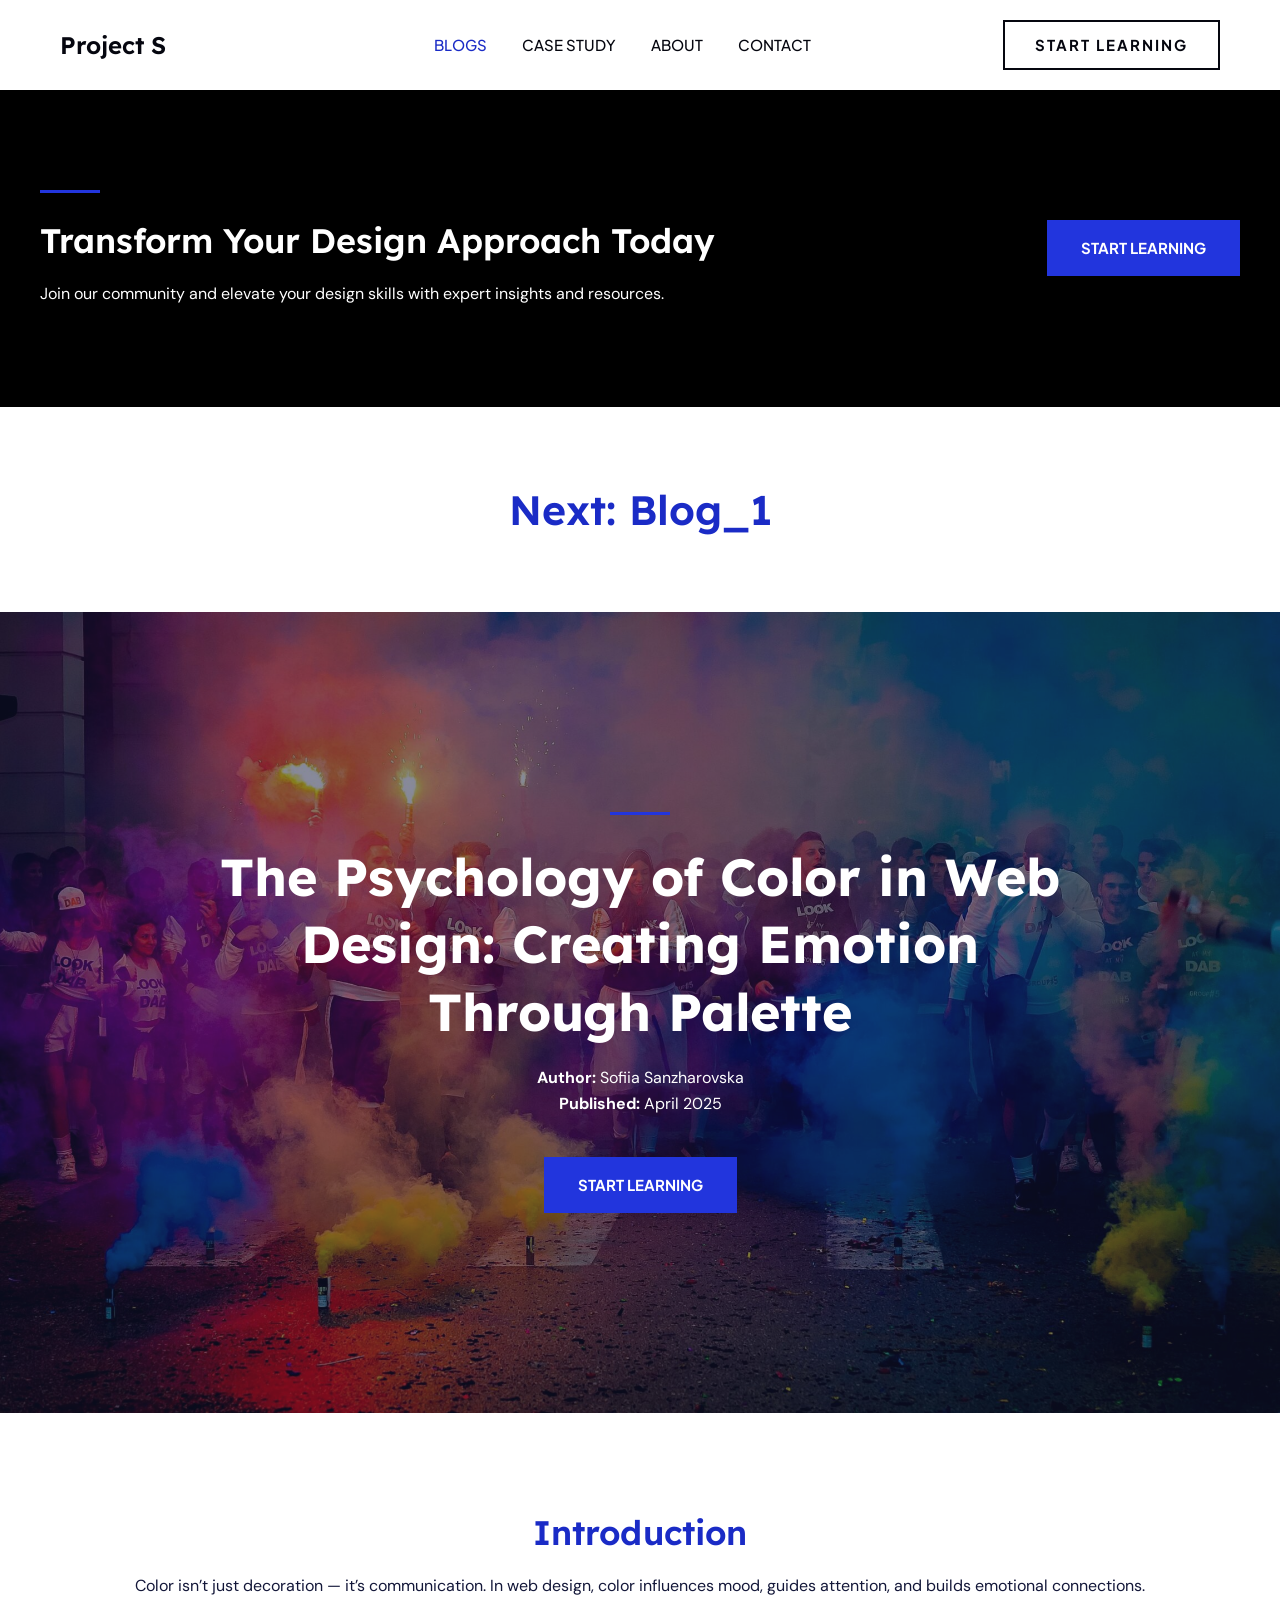
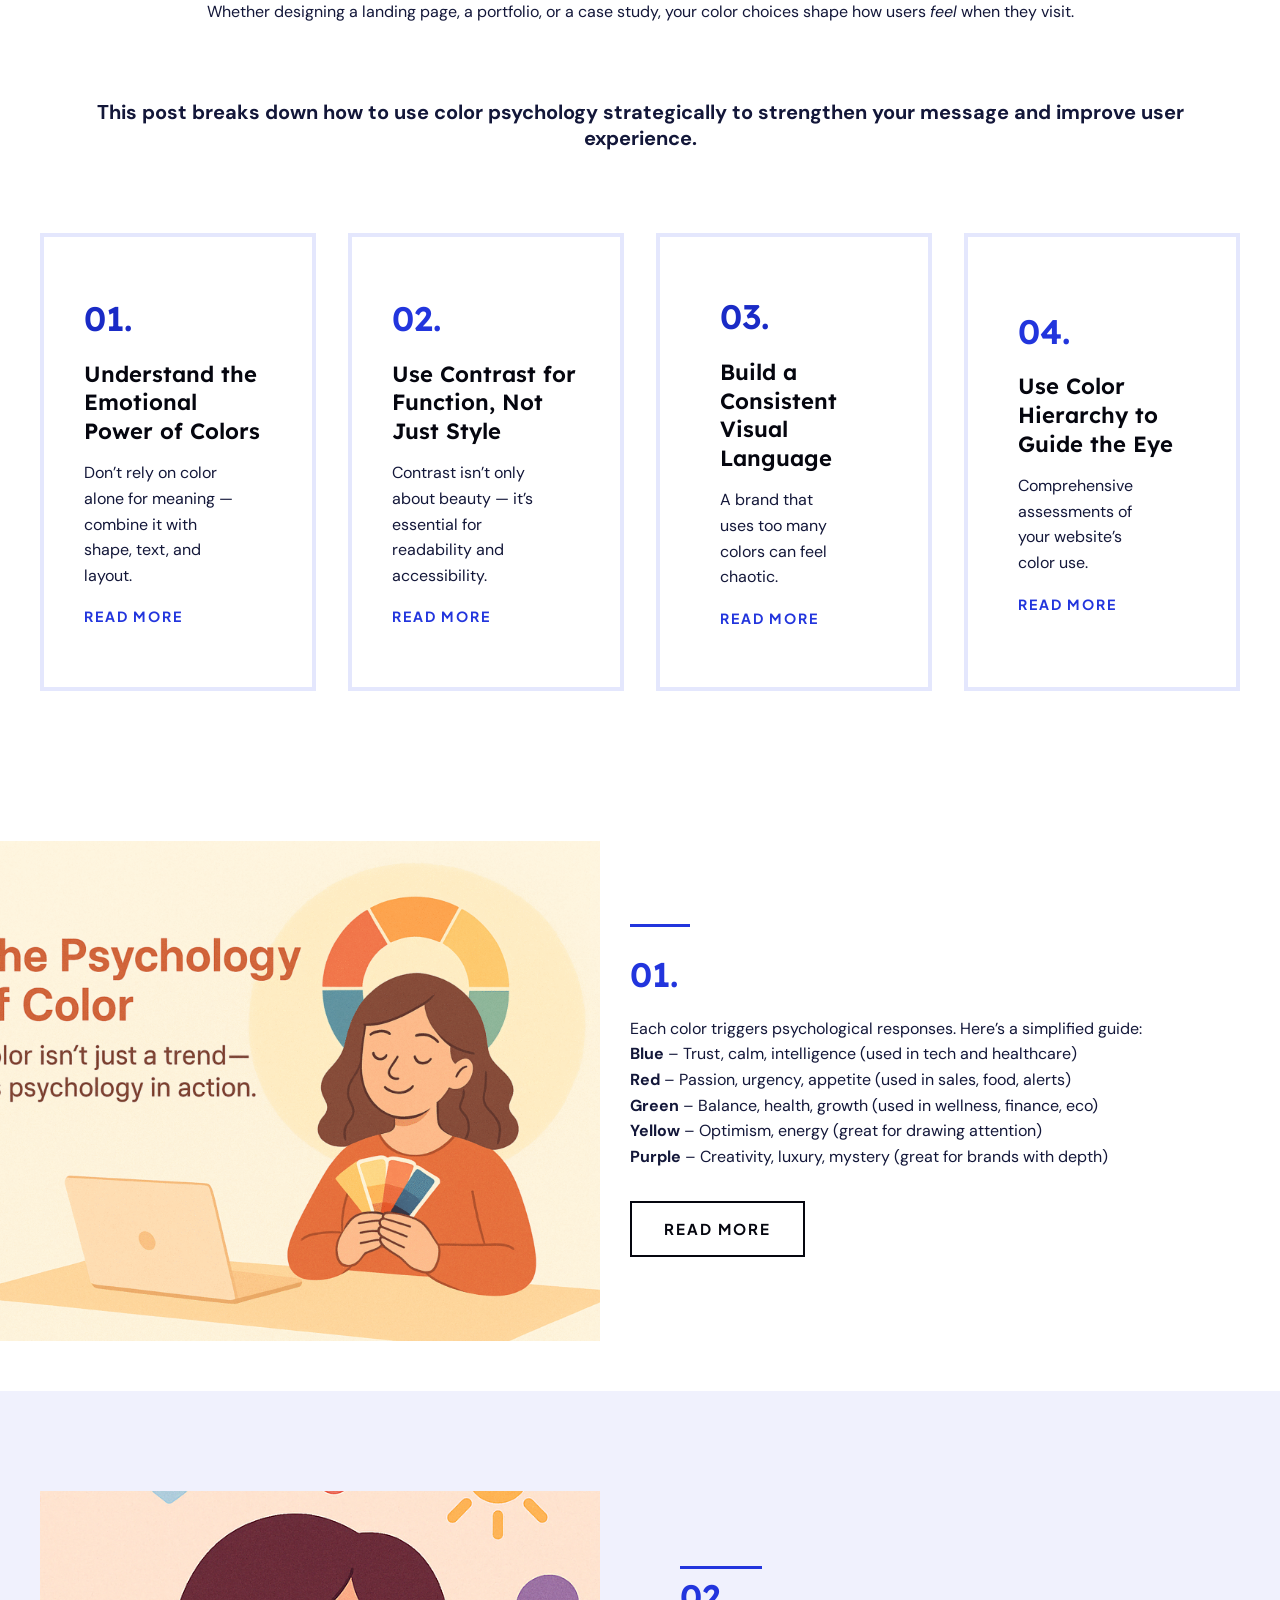
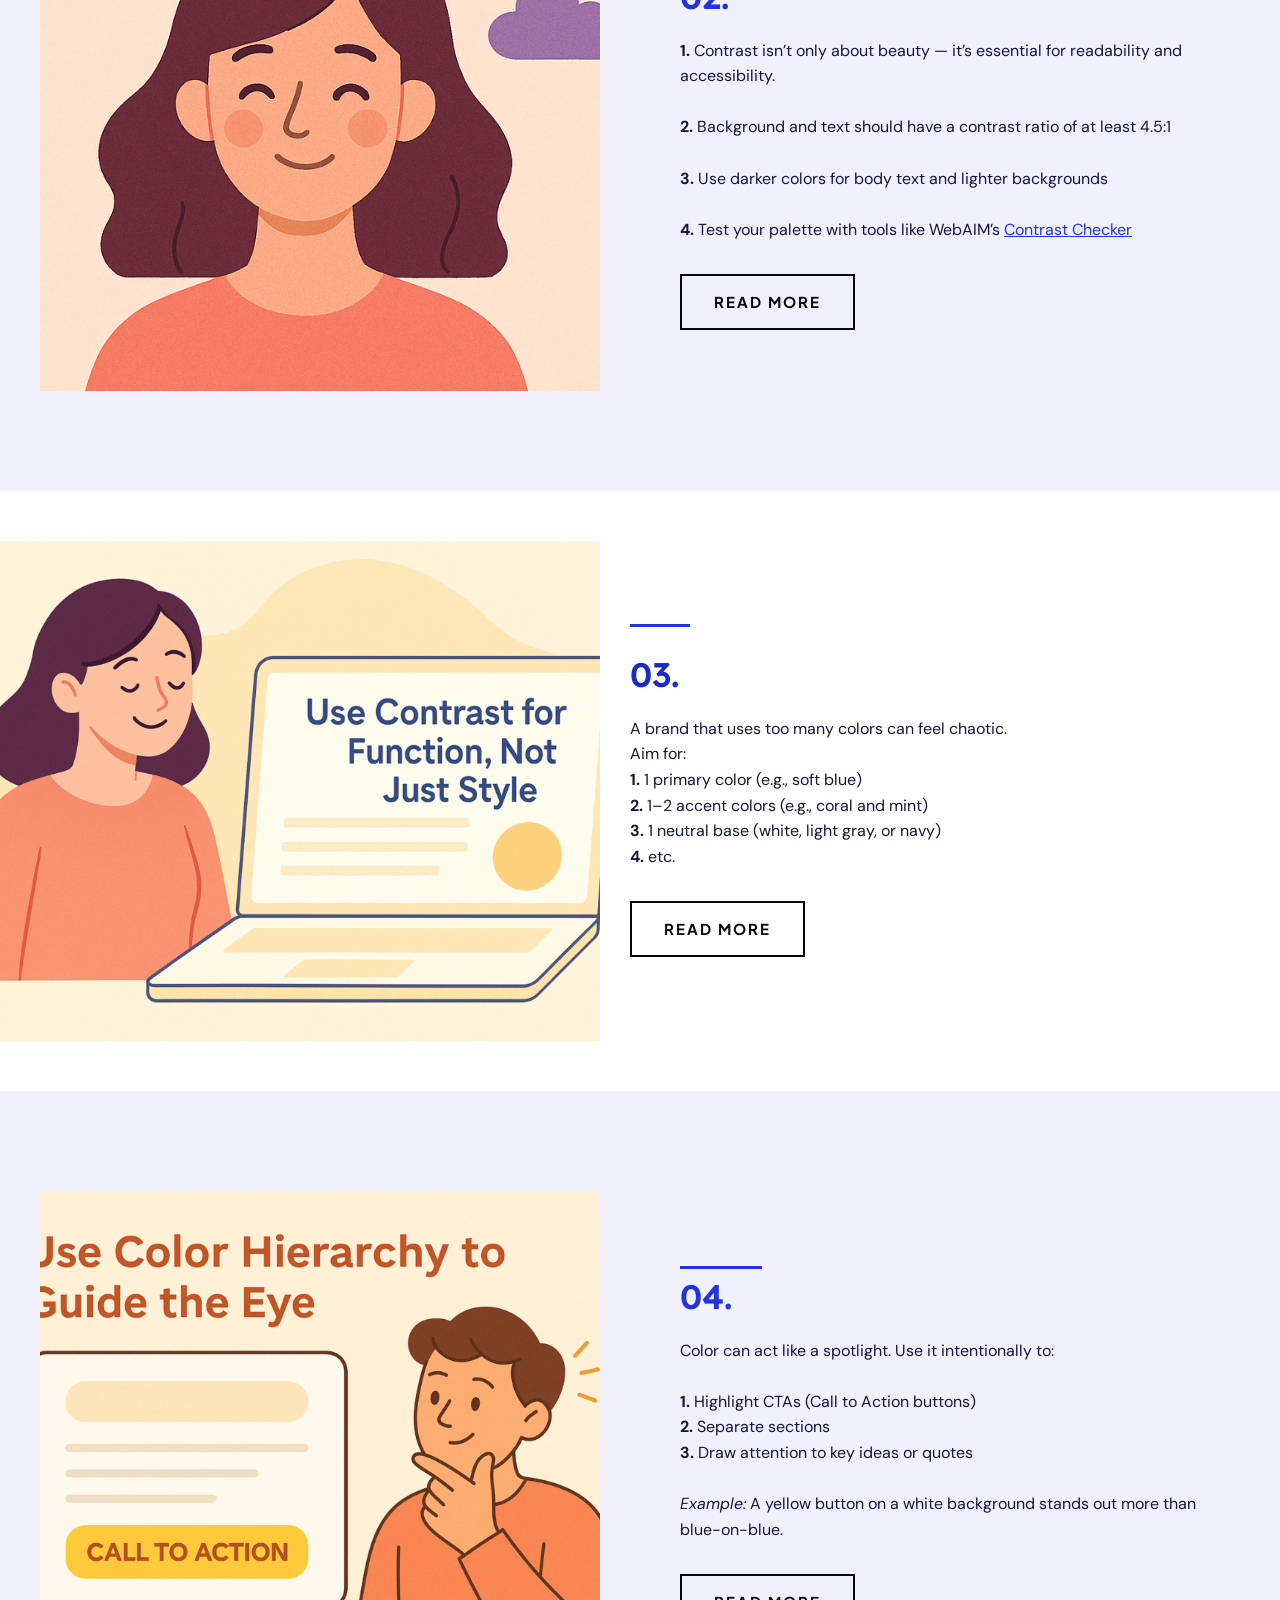
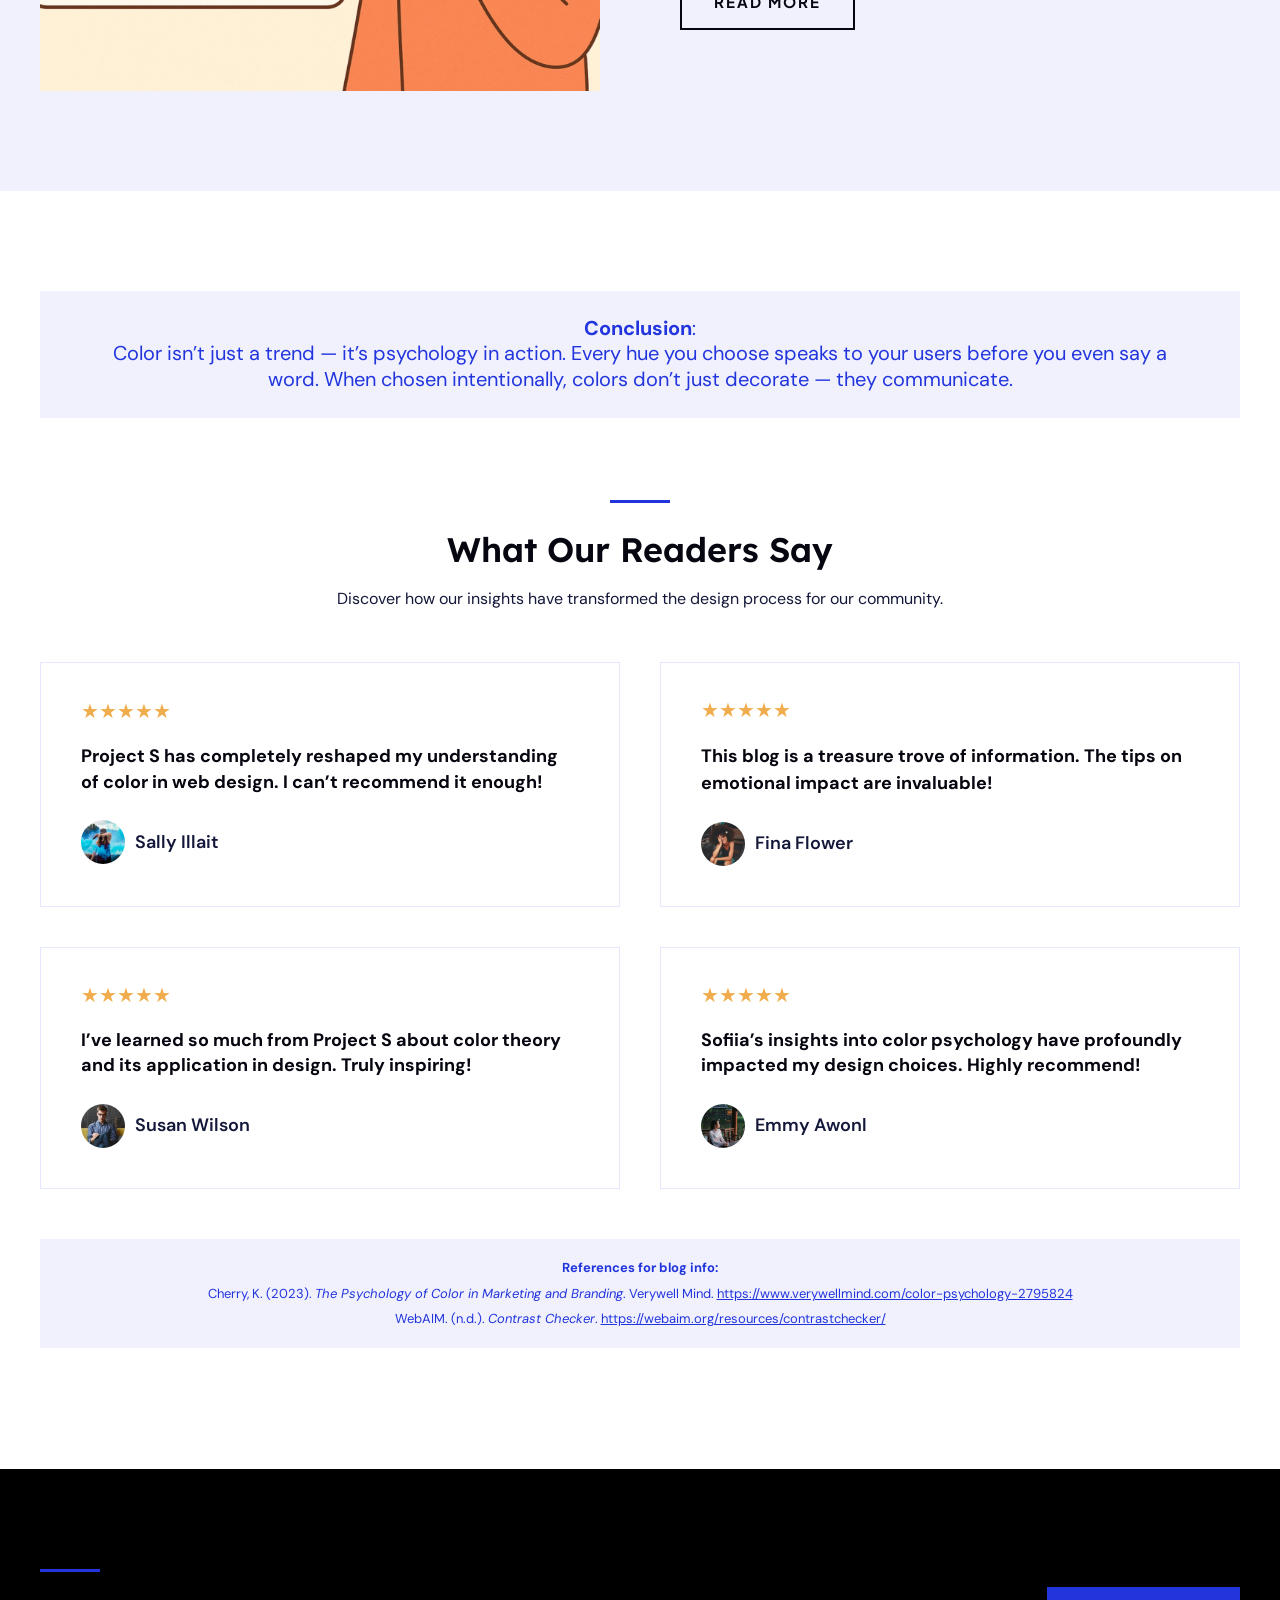
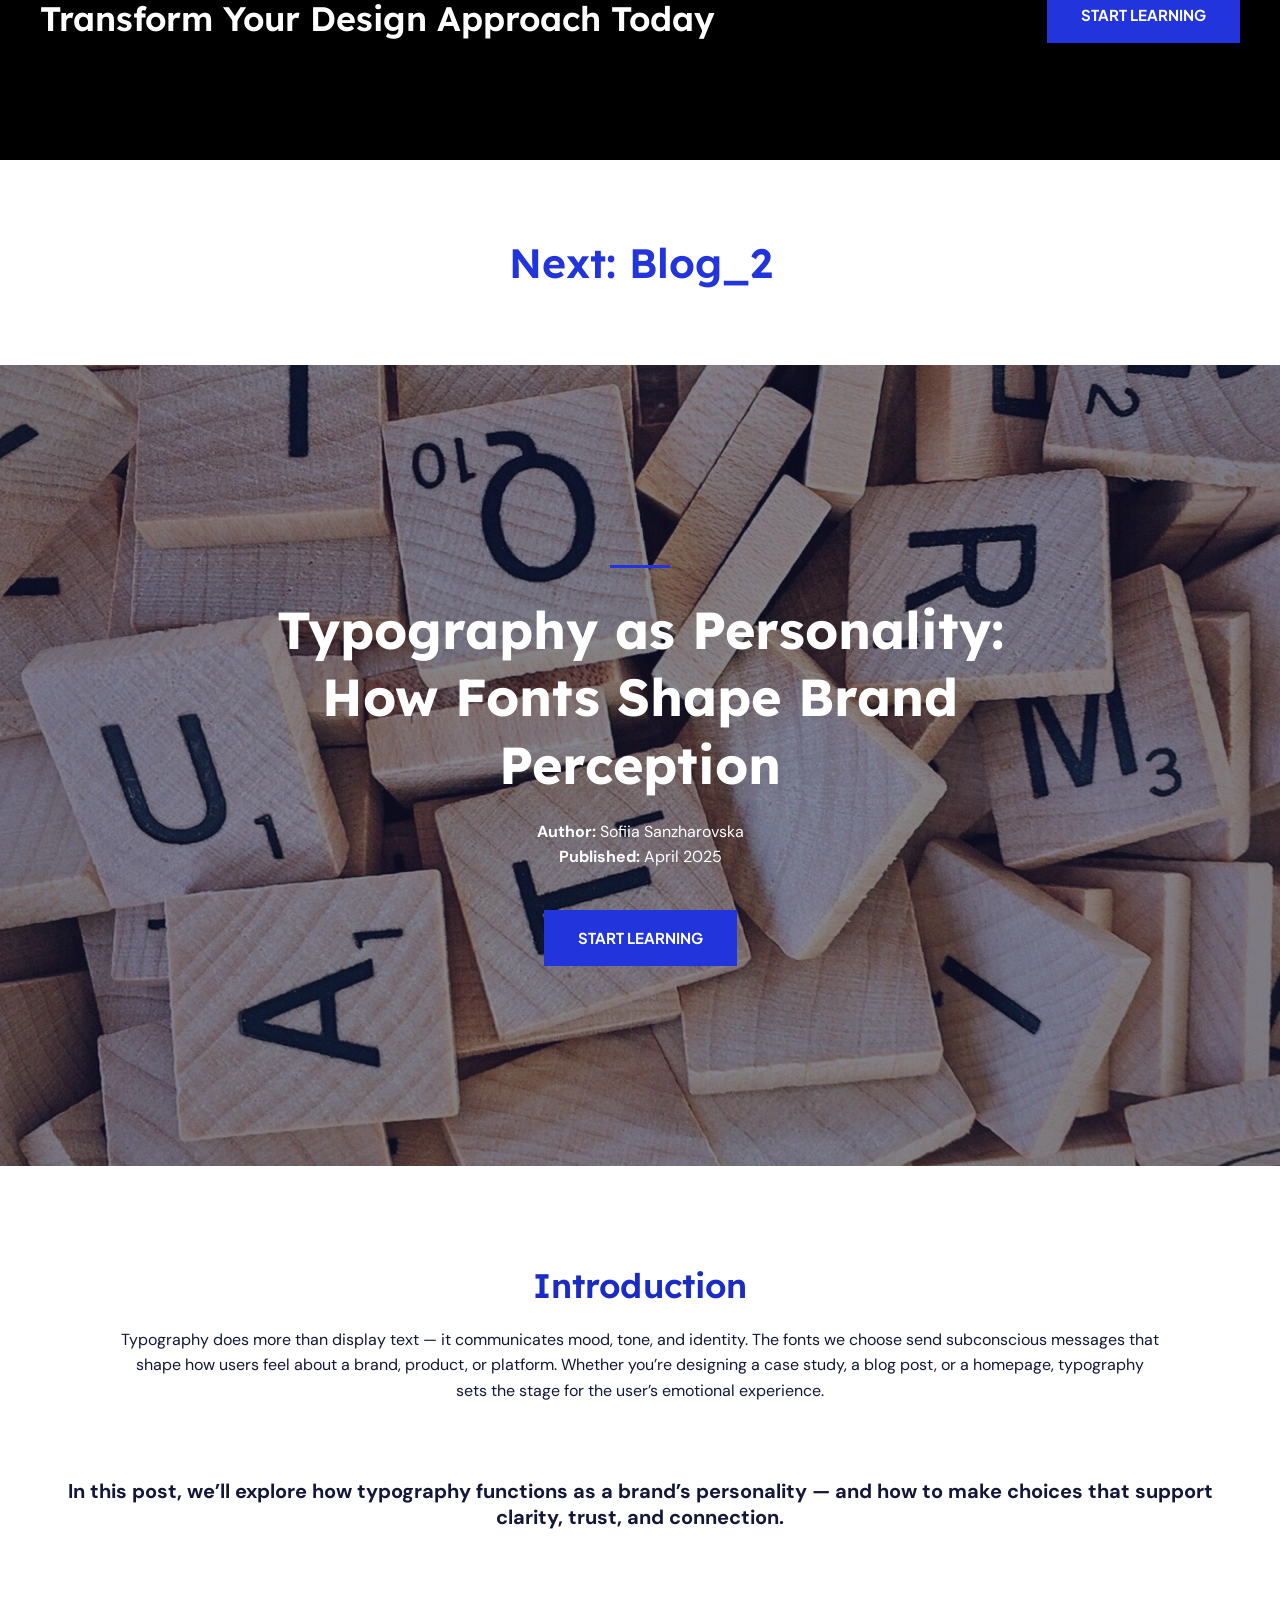
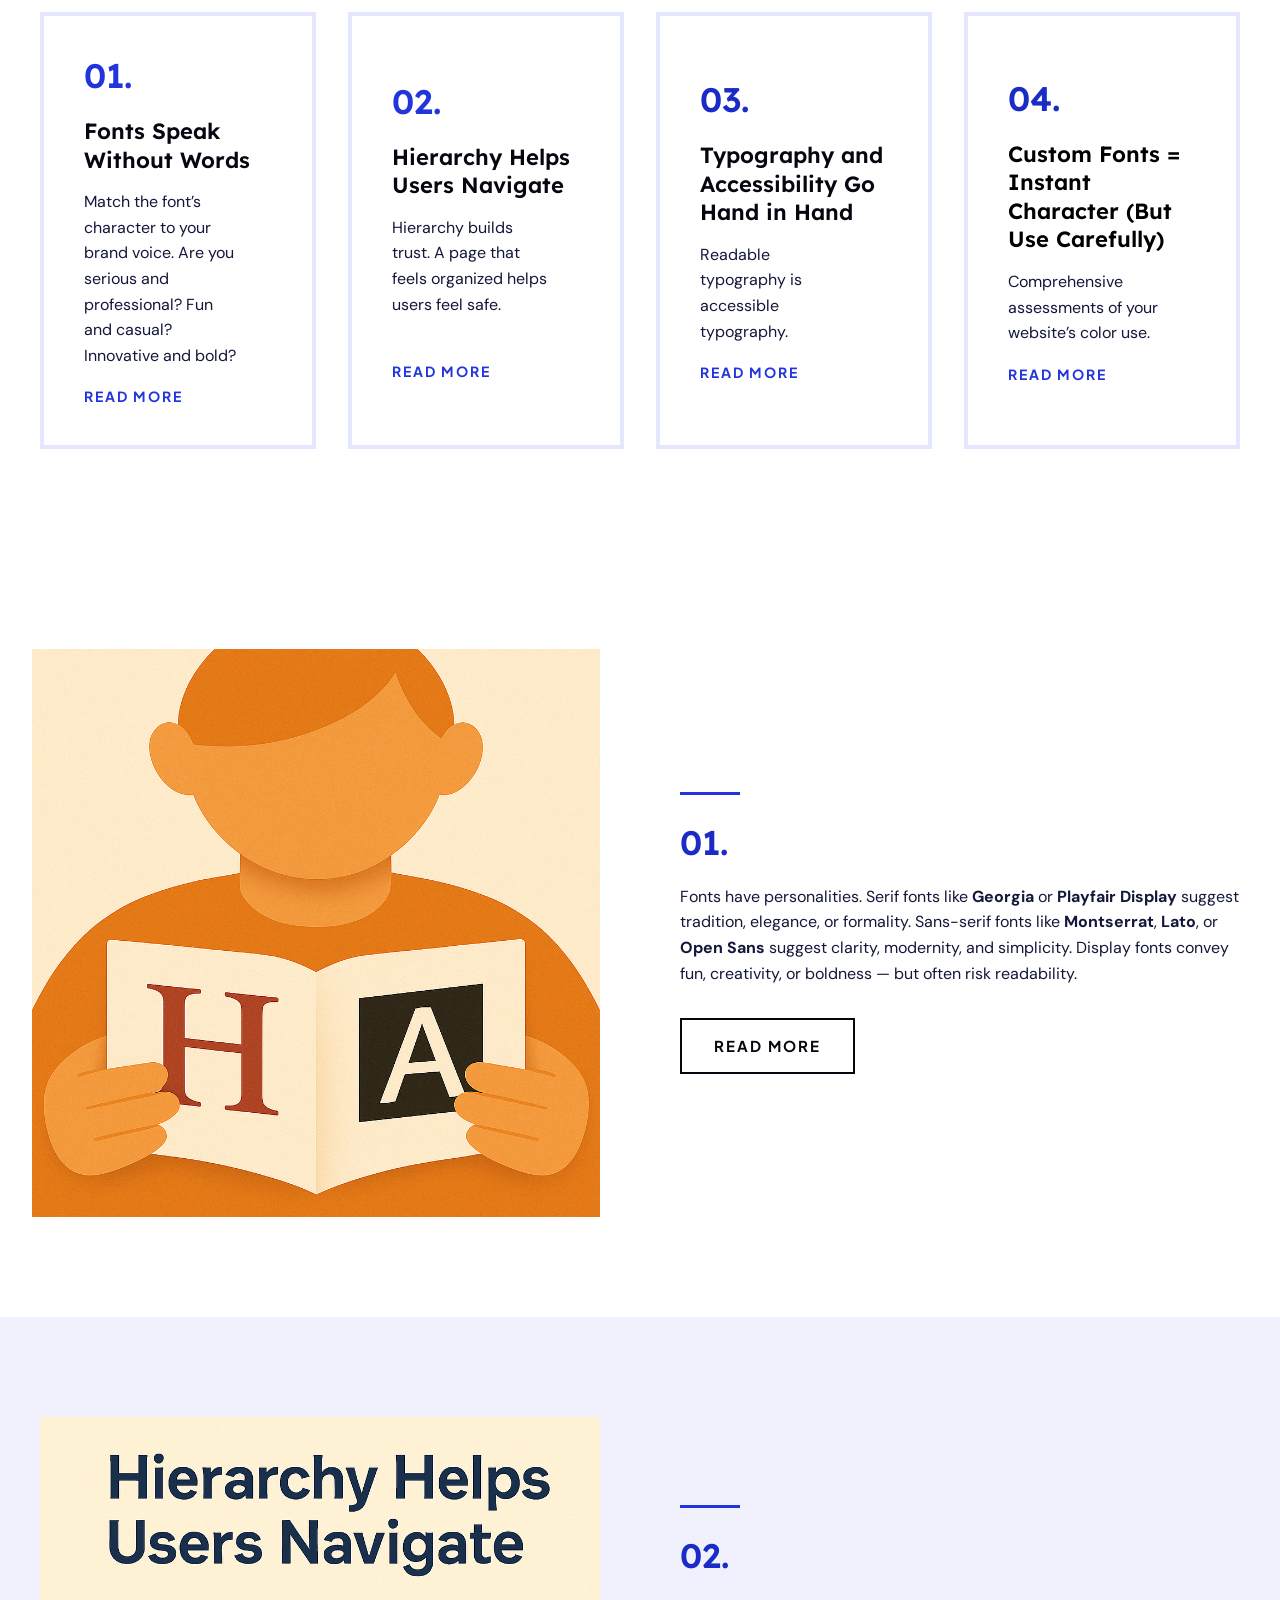
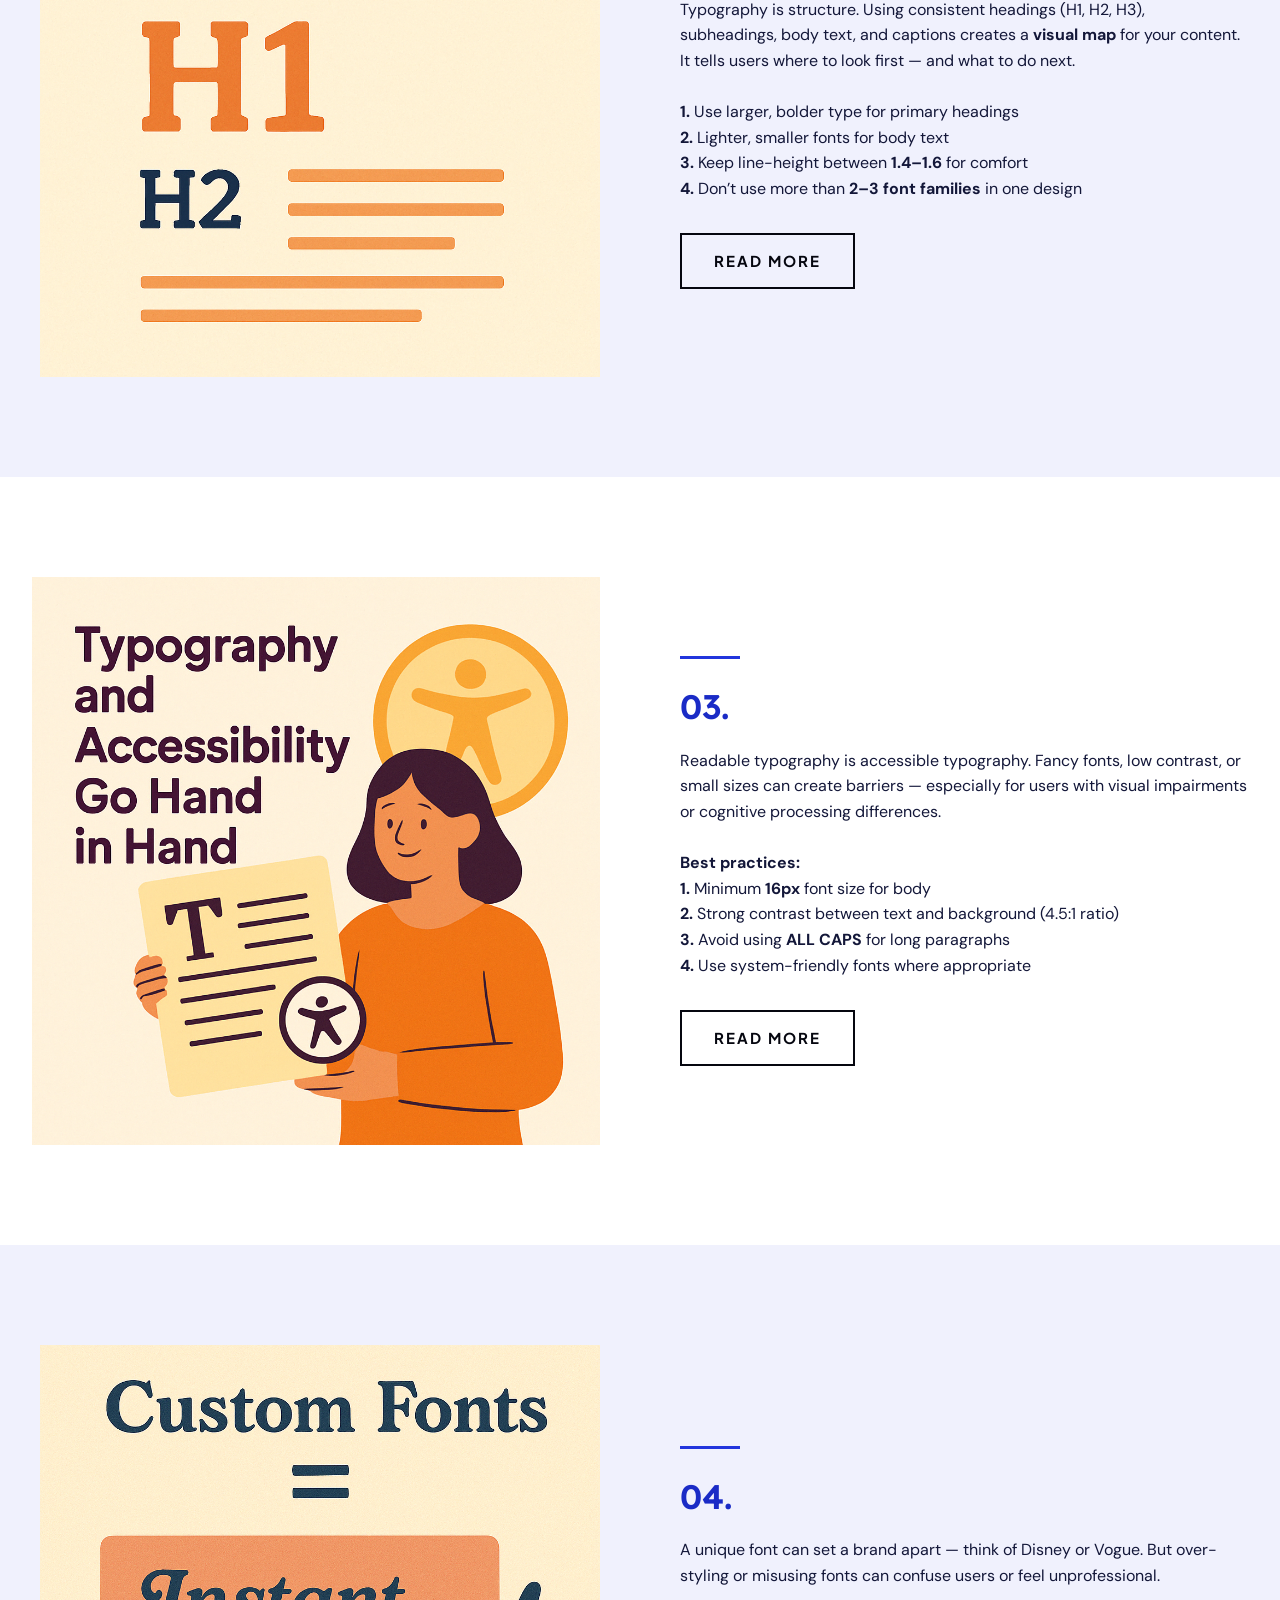
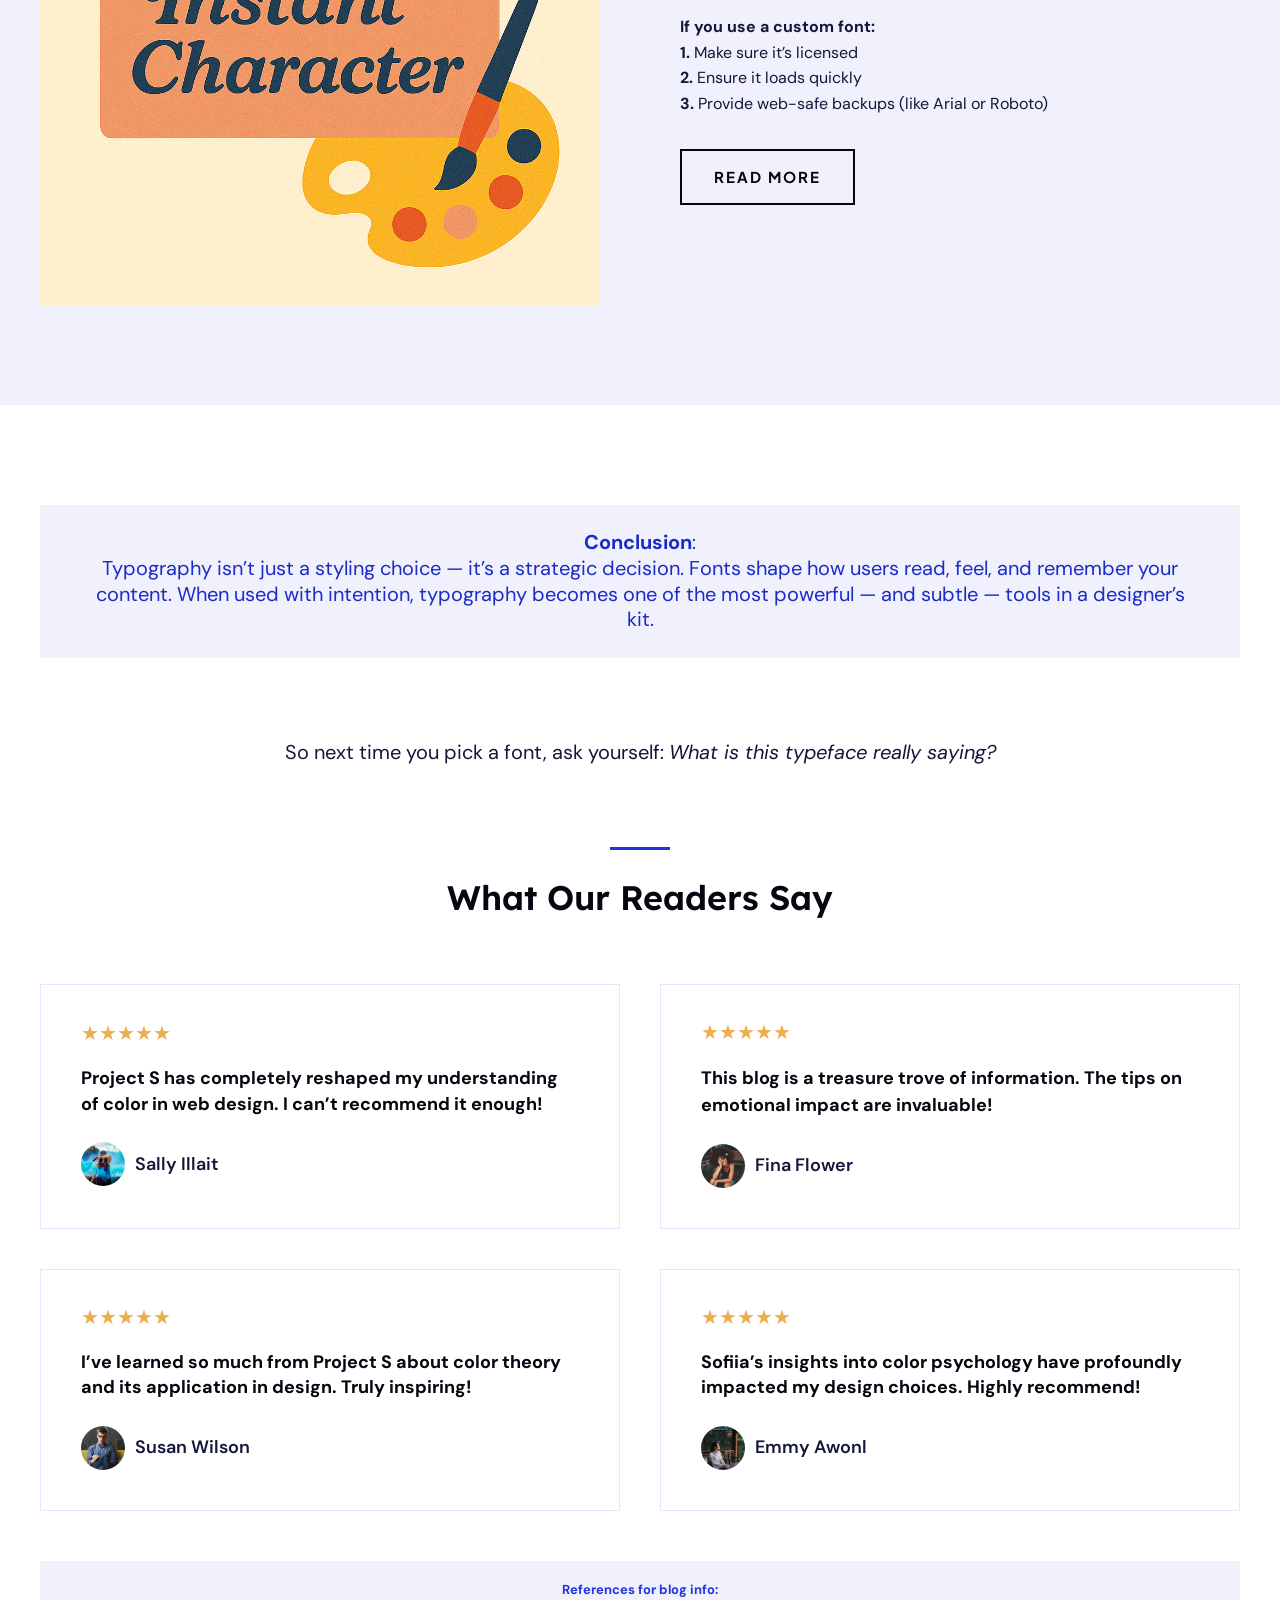
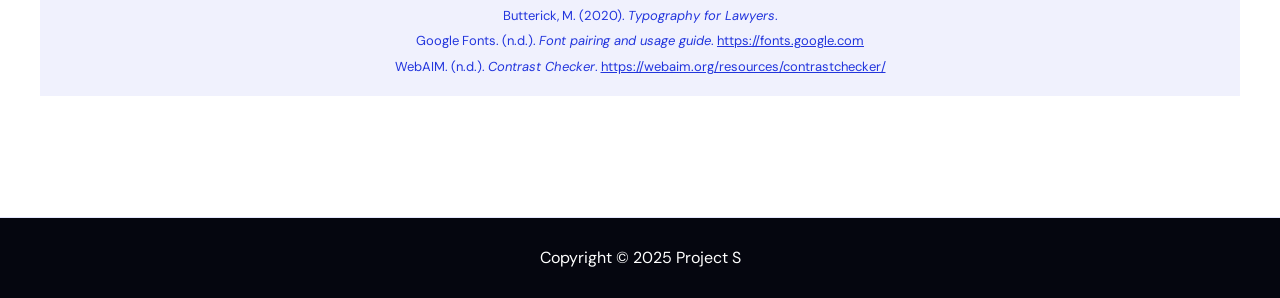
<file: index.html>
<!DOCTYPE html>
<html lang="en-US">
<head>
<meta charset="UTF-8">
<meta name="viewport" content="width=device-width, initial-scale=1">
	<link rel="profile" href="https://gmpg.org/xfn/11"> 
	<title>Project S</title>
<meta name="robots" content="max-image-preview:large">
	<style>img:is([sizes="auto" i], [sizes^="auto," i]) { contain-intrinsic-size: 3000px 1500px }</style>
	<link rel="dns-prefetch" href="//fonts.googleapis.com">
<link rel="alternate" type="application/rss+xml" title="Project S &raquo; Feed" href="https://sofisanzh.github.io/blog-project/feed/">
<link rel="alternate" type="application/rss+xml" title="Project S &raquo; Comments Feed" href="https://sofisanzh.github.io/blog-project/comments/feed/">
<script>
window._wpemojiSettings = {"baseUrl":"https:\/\/s.w.org\/images\/core\/emoji\/15.1.0\/72x72\/","ext":".png","svgUrl":"https:\/\/s.w.org\/images\/core\/emoji\/15.1.0\/svg\/","svgExt":".svg","source":{"concatemoji":"https:\/\/sofisanzh.github.io\/blog-project\/wp-includes\/js\/wp-emoji-release.min.js?ver=6.8"}};
/*! This file is auto-generated */
!function(i,n){var o,s,e;function c(e){try{var t={supportTests:e,timestamp:(new Date).valueOf()};sessionStorage.setItem(o,JSON.stringify(t))}catch(e){}}function p(e,t,n){e.clearRect(0,0,e.canvas.width,e.canvas.height),e.fillText(t,0,0);var t=new Uint32Array(e.getImageData(0,0,e.canvas.width,e.canvas.height).data),r=(e.clearRect(0,0,e.canvas.width,e.canvas.height),e.fillText(n,0,0),new Uint32Array(e.getImageData(0,0,e.canvas.width,e.canvas.height).data));return t.every(function(e,t){return e===r[t]})}function u(e,t,n){switch(t){case"flag":return n(e,"🏳️‍⚧️","🏳️​⚧️")?!1:!n(e,"🇺🇳","🇺​🇳")&&!n(e,"🏴󠁧󠁢󠁥󠁮󠁧󠁿","🏴​󠁧​󠁢​󠁥​󠁮​󠁧​󠁿");case"emoji":return!n(e,"🐦‍🔥","🐦​🔥")}return!1}function f(e,t,n){var r="undefined"!=typeof WorkerGlobalScope&&self instanceof WorkerGlobalScope?new OffscreenCanvas(300,150):i.createElement("canvas"),a=r.getContext("2d",{willReadFrequently:!0}),o=(a.textBaseline="top",a.font="600 32px Arial",{});return e.forEach(function(e){o[e]=t(a,e,n)}),o}function t(e){var t=i.createElement("script");t.src=e,t.defer=!0,i.head.appendChild(t)}"undefined"!=typeof Promise&&(o="wpEmojiSettingsSupports",s=["flag","emoji"],n.supports={everything:!0,everythingExceptFlag:!0},e=new Promise(function(e){i.addEventListener("DOMContentLoaded",e,{once:!0})}),new Promise(function(t){var n=function(){try{var e=JSON.parse(sessionStorage.getItem(o));if("object"==typeof e&&"number"==typeof e.timestamp&&(new Date).valueOf()<e.timestamp+604800&&"object"==typeof e.supportTests)return e.supportTests}catch(e){}return null}();if(!n){if("undefined"!=typeof Worker&&"undefined"!=typeof OffscreenCanvas&&"undefined"!=typeof URL&&URL.createObjectURL&&"undefined"!=typeof Blob)try{var e="postMessage("+f.toString()+"("+[JSON.stringify(s),u.toString(),p.toString()].join(",")+"));",r=new Blob([e],{type:"text/javascript"}),a=new Worker(URL.createObjectURL(r),{name:"wpTestEmojiSupports"});return void(a.onmessage=function(e){c(n=e.data),a.terminate(),t(n)})}catch(e){}c(n=f(s,u,p))}t(n)}).then(function(e){for(var t in e)n.supports[t]=e[t],n.supports.everything=n.supports.everything&&n.supports[t],"flag"!==t&&(n.supports.everythingExceptFlag=n.supports.everythingExceptFlag&&n.supports[t]);n.supports.everythingExceptFlag=n.supports.everythingExceptFlag&&!n.supports.flag,n.DOMReady=!1,n.readyCallback=function(){n.DOMReady=!0}}).then(function(){return e}).then(function(){var e;n.supports.everything||(n.readyCallback(),(e=n.source||{}).concatemoji?t(e.concatemoji):e.wpemoji&&e.twemoji&&(t(e.twemoji),t(e.wpemoji)))}))}((window,document),window._wpemojiSettings);
</script>
<link rel="stylesheet" id="astra-theme-css-css" href="https://sofisanzh.github.io/blog-project/wp-content/themes/astra/assets/css/minified/main.min.css?ver=4.10.0" media="all">
<style id="astra-theme-css-inline-css">:root{--ast-post-nav-space:0;--ast-container-default-xlg-padding:2.5em;--ast-container-default-lg-padding:2.5em;--ast-container-default-slg-padding:2em;--ast-container-default-md-padding:2.5em;--ast-container-default-sm-padding:2.5em;--ast-container-default-xs-padding:2.4em;--ast-container-default-xxs-padding:1.8em;--ast-code-block-background:#ECEFF3;--ast-comment-inputs-background:#F9FAFB;--ast-normal-container-width:1200px;--ast-narrow-container-width:750px;--ast-blog-title-font-weight:600;--ast-blog-meta-weight:600;--ast-global-color-primary:var(--ast-global-color-5);--ast-global-color-secondary:var(--ast-global-color-4);--ast-global-color-alternate-background:var(--ast-global-color-7);--ast-global-color-subtle-background:var(--ast-global-color-6);--ast-bg-style-guide:#F8FAFC;--ast-shadow-style-guide:0px 0px 4px 0 #00000057;--ast-global-dark-bg-style:#fff;--ast-global-dark-lfs:#fbfbfb;--ast-widget-bg-color:#fafafa;--ast-wc-container-head-bg-color:#fbfbfb;--ast-title-layout-bg:#eeeeee;--ast-search-border-color:#e7e7e7;--ast-lifter-hover-bg:#e6e6e6;--ast-gallery-block-color:#000;--srfm-color-input-label:var(--ast-global-color-2);}html{font-size:100%;}a{color:var(--ast-global-color-0);}a:hover,a:focus{color:var(--ast-global-color-1);}body,button,input,select,textarea,.ast-button,.ast-custom-button{font-family:'DM Sans',sans-serif;font-weight:400;font-size:16px;font-size:1rem;line-height:var(--ast-body-line-height,1.6em);}blockquote{color:var(--ast-global-color-3);}h1,.entry-content h1,h2,.entry-content h2,h3,.entry-content h3,h4,.entry-content h4,h5,.entry-content h5,h6,.entry-content h6,.site-title,.site-title a{font-family:'Lexend',sans-serif;font-weight:600;line-height:1.2em;}.ast-site-identity .site-title a{color:var(--ast-global-color-2);}.ast-site-identity .site-title a:hover{color:var(--ast-global-color-2);}.site-title{font-size:24px;font-size:1.5rem;display:block;}.site-header .site-description{font-size:15px;font-size:0.9375rem;display:none;}.entry-title{font-size:26px;font-size:1.625rem;}.ast-blog-single-element.ast-taxonomy-container a{font-size:14px;font-size:0.875rem;}.ast-blog-meta-container{font-size:13px;font-size:0.8125rem;}.archive .ast-article-post .ast-article-inner,.blog .ast-article-post .ast-article-inner,.archive .ast-article-post .ast-article-inner:hover,.blog .ast-article-post .ast-article-inner:hover{overflow:hidden;}h1,.entry-content h1{font-size:52px;font-size:3.25rem;font-weight:700;font-family:'Lexend',sans-serif;line-height:1.3em;}h2,.entry-content h2{font-size:34px;font-size:2.125rem;font-weight:600;font-family:'Lexend',sans-serif;line-height:1.2em;}h3,.entry-content h3{font-size:22px;font-size:1.375rem;font-weight:600;font-family:'Lexend',sans-serif;line-height:1.3em;}h4,.entry-content h4{font-size:16px;font-size:1rem;line-height:1.3em;font-weight:600;font-family:'Lexend',sans-serif;}h5,.entry-content h5{font-size:15px;font-size:0.9375rem;line-height:1.5em;font-weight:600;font-family:'Lexend',sans-serif;}h6,.entry-content h6{font-size:14px;font-size:0.875rem;line-height:1.5em;font-weight:600;font-family:'Lexend',sans-serif;text-transform:uppercase;}::selection{background-color:var(--ast-global-color-0);color:#ffffff;}body,h1,.entry-title a,.entry-content h1,h2,.entry-content h2,h3,.entry-content h3,h4,.entry-content h4,h5,.entry-content h5,h6,.entry-content h6{color:var(--ast-global-color-3);}.tagcloud a:hover,.tagcloud a:focus,.tagcloud a.current-item{color:#ffffff;border-color:var(--ast-global-color-0);background-color:var(--ast-global-color-0);}input:focus,input[type="text"]:focus,input[type="email"]:focus,input[type="url"]:focus,input[type="password"]:focus,input[type="reset"]:focus,input[type="search"]:focus,textarea:focus{border-color:var(--ast-global-color-0);}input[type="radio"]:checked,input[type=reset],input[type="checkbox"]:checked,input[type="checkbox"]:hover:checked,input[type="checkbox"]:focus:checked,input[type=range]::-webkit-slider-thumb{border-color:var(--ast-global-color-0);background-color:var(--ast-global-color-0);box-shadow:none;}.site-footer a:hover + .post-count,.site-footer a:focus + .post-count{background:var(--ast-global-color-0);border-color:var(--ast-global-color-0);}.single .nav-links .nav-previous,.single .nav-links .nav-next{color:var(--ast-global-color-0);}.entry-meta,.entry-meta *{line-height:1.45;color:var(--ast-global-color-0);font-weight:600;}.entry-meta a:not(.ast-button):hover,.entry-meta a:not(.ast-button):hover *,.entry-meta a:not(.ast-button):focus,.entry-meta a:not(.ast-button):focus *,.page-links > .page-link,.page-links .page-link:hover,.post-navigation a:hover{color:var(--ast-global-color-1);}#cat option,.secondary .calendar_wrap thead a,.secondary .calendar_wrap thead a:visited{color:var(--ast-global-color-0);}.secondary .calendar_wrap #today,.ast-progress-val span{background:var(--ast-global-color-0);}.secondary a:hover + .post-count,.secondary a:focus + .post-count{background:var(--ast-global-color-0);border-color:var(--ast-global-color-0);}.calendar_wrap #today > a{color:#ffffff;}.page-links .page-link,.single .post-navigation a{color:var(--ast-global-color-3);}.ast-search-menu-icon .search-form button.search-submit{padding:0 4px;}.ast-search-menu-icon form.search-form{padding-right:0;}.ast-search-menu-icon.slide-search input.search-field{width:0;}.ast-header-search .ast-search-menu-icon.ast-dropdown-active .search-form,.ast-header-search .ast-search-menu-icon.ast-dropdown-active .search-field:focus{transition:all 0.2s;}.search-form input.search-field:focus{outline:none;}.ast-search-menu-icon .search-form button.search-submit:focus,.ast-theme-transparent-header .ast-header-search .ast-dropdown-active .ast-icon,.ast-theme-transparent-header .ast-inline-search .search-field:focus .ast-icon{color:var(--ast-global-color-1);}.ast-header-search .slide-search .search-form{border:2px solid var(--ast-global-color-0);}.ast-header-search .slide-search .search-field{background-color:(--ast-global-dark-bg-style);}.ast-archive-title{color:var(--ast-global-color-2);}.widget-title,.widget .wp-block-heading{font-size:22px;font-size:1.375rem;color:var(--ast-global-color-2);}.ast-single-post .entry-content a,.ast-comment-content a:not(.ast-comment-edit-reply-wrap a){text-decoration:underline;}.ast-single-post .elementor-widget-button .elementor-button,.ast-single-post .entry-content .uagb-tab a,.ast-single-post .entry-content .uagb-ifb-cta a,.ast-single-post .entry-content .uabb-module-content a,.ast-single-post .entry-content .uagb-post-grid a,.ast-single-post .entry-content .uagb-timeline a,.ast-single-post .entry-content .uagb-toc__wrap a,.ast-single-post .entry-content .uagb-taxomony-box a,.ast-single-post .entry-content .woocommerce a,.entry-content .wp-block-latest-posts > li > a,.ast-single-post .entry-content .wp-block-file__button,li.ast-post-filter-single,.ast-single-post .ast-comment-content .comment-reply-link,.ast-single-post .ast-comment-content .comment-edit-link{text-decoration:none;}.ast-search-menu-icon.slide-search a:focus-visible:focus-visible,.astra-search-icon:focus-visible,#close:focus-visible,a:focus-visible,.ast-menu-toggle:focus-visible,.site .skip-link:focus-visible,.wp-block-loginout input:focus-visible,.wp-block-search.wp-block-search__button-inside .wp-block-search__inside-wrapper,.ast-header-navigation-arrow:focus-visible,.woocommerce .wc-proceed-to-checkout > .checkout-button:focus-visible,.woocommerce .woocommerce-MyAccount-navigation ul li a:focus-visible,.ast-orders-table__row .ast-orders-table__cell:focus-visible,.woocommerce .woocommerce-order-details .order-again > .button:focus-visible,.woocommerce .woocommerce-message a.button.wc-forward:focus-visible,.woocommerce #minus_qty:focus-visible,.woocommerce #plus_qty:focus-visible,a#ast-apply-coupon:focus-visible,.woocommerce .woocommerce-info a:focus-visible,.woocommerce .astra-shop-summary-wrap a:focus-visible,.woocommerce a.wc-forward:focus-visible,#ast-apply-coupon:focus-visible,.woocommerce-js .woocommerce-mini-cart-item a.remove:focus-visible,#close:focus-visible,.button.search-submit:focus-visible,#search_submit:focus,.normal-search:focus-visible,.ast-header-account-wrap:focus-visible,.woocommerce .ast-on-card-button.ast-quick-view-trigger:focus{outline-style:dotted;outline-color:inherit;outline-width:thin;}input:focus,input[type="text"]:focus,input[type="email"]:focus,input[type="url"]:focus,input[type="password"]:focus,input[type="reset"]:focus,input[type="search"]:focus,input[type="number"]:focus,textarea:focus,.wp-block-search__input:focus,[data-section="section-header-mobile-trigger"] .ast-button-wrap .ast-mobile-menu-trigger-minimal:focus,.ast-mobile-popup-drawer.active .menu-toggle-close:focus,.woocommerce-ordering select.orderby:focus,#ast-scroll-top:focus,#coupon_code:focus,.woocommerce-page #comment:focus,.woocommerce #reviews #respond input#submit:focus,.woocommerce a.add_to_cart_button:focus,.woocommerce .button.single_add_to_cart_button:focus,.woocommerce .woocommerce-cart-form button:focus,.woocommerce .woocommerce-cart-form__cart-item .quantity .qty:focus,.woocommerce .woocommerce-billing-fields .woocommerce-billing-fields__field-wrapper .woocommerce-input-wrapper > .input-text:focus,.woocommerce #order_comments:focus,.woocommerce #place_order:focus,.woocommerce .woocommerce-address-fields .woocommerce-address-fields__field-wrapper .woocommerce-input-wrapper > .input-text:focus,.woocommerce .woocommerce-MyAccount-content form button:focus,.woocommerce .woocommerce-MyAccount-content .woocommerce-EditAccountForm .woocommerce-form-row .woocommerce-Input.input-text:focus,.woocommerce .ast-woocommerce-container .woocommerce-pagination ul.page-numbers li a:focus,body #content .woocommerce form .form-row .select2-container--default .select2-selection--single:focus,#ast-coupon-code:focus,.woocommerce.woocommerce-js .quantity input[type=number]:focus,.woocommerce-js .woocommerce-mini-cart-item .quantity input[type=number]:focus,.woocommerce p#ast-coupon-trigger:focus{border-style:dotted;border-color:inherit;border-width:thin;}input{outline:none;}.ast-logo-title-inline .site-logo-img{padding-right:1em;}body .ast-oembed-container *{position:absolute;top:0;width:100%;height:100%;left:0;}body .wp-block-embed-pocket-casts .ast-oembed-container *{position:unset;}.ast-single-post-featured-section + article {margin-top: 2em;}.site-content .ast-single-post-featured-section img {width: 100%;overflow: hidden;object-fit: cover;}.ast-separate-container .site-content .ast-single-post-featured-section + article {margin-top: -80px;z-index: 9;position: relative;border-radius: 4px;}@media (min-width: 922px) {.ast-no-sidebar .site-content .ast-article-image-container--wide {margin-left: -120px;margin-right: -120px;max-width: unset;width: unset;}.ast-left-sidebar .site-content .ast-article-image-container--wide,.ast-right-sidebar .site-content .ast-article-image-container--wide {margin-left: -10px;margin-right: -10px;}.site-content .ast-article-image-container--full {margin-left: calc( -50vw + 50%);margin-right: calc( -50vw + 50%);max-width: 100vw;width: 100vw;}.ast-left-sidebar .site-content .ast-article-image-container--full,.ast-right-sidebar .site-content .ast-article-image-container--full {margin-left: -10px;margin-right: -10px;max-width: inherit;width: auto;}}.site > .ast-single-related-posts-container {margin-top: 0;}@media (min-width: 922px) {.ast-desktop .ast-container--narrow {max-width: var(--ast-narrow-container-width);margin: 0 auto;}}input[type="text"],input[type="number"],input[type="email"],input[type="url"],input[type="password"],input[type="search"],input[type=reset],input[type=tel],input[type=date],select,textarea{font-size:16px;font-style:normal;font-weight:400;line-height:24px;width:100%;padding:12px 16px;border-radius:4px;box-shadow:0px 1px 2px 0px rgba(0,0,0,0.05);color:var(--ast-form-input-text,#475569);}input[type="text"],input[type="number"],input[type="email"],input[type="url"],input[type="password"],input[type="search"],input[type=reset],input[type=tel],input[type=date],select{height:40px;}input[type="date"]{border-width:1px;border-style:solid;border-color:var(--ast-border-color);background:var( --ast-global-color-secondary,--ast-global-color-5 );}input[type="text"]:focus,input[type="number"]:focus,input[type="email"]:focus,input[type="url"]:focus,input[type="password"]:focus,input[type="search"]:focus,input[type=reset]:focus,input[type="tel"]:focus,input[type="date"]:focus,select:focus,textarea:focus{border-color:#046BD2;box-shadow:none;outline:none;color:var(--ast-form-input-focus-text,#475569);}label,legend{color:#111827;font-size:14px;font-style:normal;font-weight:500;line-height:20px;}select{padding:6px 10px;}fieldset{padding:30px;border-radius:4px;}button,.ast-button,.button,input[type="button"],input[type="reset"],input[type="submit"]{border-radius:4px;box-shadow:0px 1px 2px 0px rgba(0,0,0,0.05);}:root{--ast-comment-inputs-background:#FFF;}::placeholder{color:var(--ast-form-field-color,#9CA3AF);}::-ms-input-placeholder{color:var(--ast-form-field-color,#9CA3AF);}@media (max-width:921.9px){#ast-desktop-header{display:none;}}@media (min-width:922px){#ast-mobile-header{display:none;}}.wp-block-buttons.aligncenter{justify-content:center;}@media (max-width:921px){.ast-theme-transparent-header #primary,.ast-theme-transparent-header #secondary{padding:0;}}@media (max-width:921px){.ast-plain-container.ast-no-sidebar #primary{padding:0;}}.ast-plain-container.ast-no-sidebar #primary{margin-top:0;margin-bottom:0;}@media (max-width:921px){.ast-separate-container #primary,.ast-narrow-container #primary{padding-top:0px;}}@media (max-width:544px){.ast-separate-container #primary,.ast-narrow-container #primary{padding-top:0px;}}@media (max-width:921px){.ast-separate-container #primary,.ast-narrow-container #primary{padding-bottom:0px;}}@media (max-width:544px){.ast-separate-container #primary,.ast-narrow-container #primary{padding-bottom:0px;}}.wp-block-button.is-style-outline .wp-block-button__link{border-color:var(--ast-global-color-0);border-top-width:2px;border-right-width:2px;border-bottom-width:2px;border-left-width:2px;}div.wp-block-button.is-style-outline > .wp-block-button__link:not(.has-text-color),div.wp-block-button.wp-block-button__link.is-style-outline:not(.has-text-color){color:var(--ast-global-color-0);}.wp-block-button.is-style-outline .wp-block-button__link:hover,.wp-block-buttons .wp-block-button.is-style-outline .wp-block-button__link:focus,.wp-block-buttons .wp-block-button.is-style-outline > .wp-block-button__link:not(.has-text-color):hover,.wp-block-buttons .wp-block-button.wp-block-button__link.is-style-outline:not(.has-text-color):hover{color:#ffffff;background-color:var(--ast-global-color-1);border-color:var(--ast-global-color-1);}.post-page-numbers.current .page-link,.ast-pagination .page-numbers.current{color:#ffffff;border-color:var(--ast-global-color-0);background-color:var(--ast-global-color-0);}.wp-block-button.is-style-outline .wp-block-button__link{border-top-width:2px;border-right-width:2px;border-bottom-width:2px;border-left-width:2px;}.wp-block-buttons .wp-block-button.is-style-outline .wp-block-button__link.wp-element-button,.ast-outline-button,.wp-block-uagb-buttons-child .uagb-buttons-repeater.ast-outline-button{border-color:var(--ast-global-color-2);border-top-width:2px;border-right-width:2px;border-bottom-width:2px;border-left-width:2px;font-family:'Plus Jakarta Sans',sans-serif;font-weight:700;font-size:15px;font-size:0.9375rem;line-height:1.6em;text-transform:uppercase;letter-spacing:2px;padding-top:14px;padding-right:32px;padding-bottom:14px;padding-left:32px;border-top-left-radius:0px;border-top-right-radius:0px;border-bottom-right-radius:0px;border-bottom-left-radius:0px;}.wp-block-buttons .wp-block-button.is-style-outline > .wp-block-button__link:not(.has-text-color),.wp-block-buttons .wp-block-button.wp-block-button__link.is-style-outline:not(.has-text-color),.ast-outline-button{color:var(--ast-global-color-2);}.wp-block-button.is-style-outline .wp-block-button__link:hover,.wp-block-buttons .wp-block-button.is-style-outline .wp-block-button__link:focus,.wp-block-buttons .wp-block-button.is-style-outline > .wp-block-button__link:not(.has-text-color):hover,.wp-block-buttons .wp-block-button.wp-block-button__link.is-style-outline:not(.has-text-color):hover,.ast-outline-button:hover,.ast-outline-button:focus,.wp-block-uagb-buttons-child .uagb-buttons-repeater.ast-outline-button:hover,.wp-block-uagb-buttons-child .uagb-buttons-repeater.ast-outline-button:focus{color:#ffffff;background-color:var(--ast-global-color-1);border-color:var(--ast-global-color-1);}.ast-single-post .entry-content a.ast-outline-button,.ast-single-post .entry-content .is-style-outline>.wp-block-button__link{text-decoration:none;}.wp-block-button .wp-block-button__link.wp-element-button.is-style-outline:not(.has-background),.wp-block-button.is-style-outline>.wp-block-button__link.wp-element-button:not(.has-background),.ast-outline-button{background-color:rgba(0,0,0,0);}.uagb-buttons-repeater.ast-outline-button{border-radius:9999px;}@media (max-width:921px){.wp-block-buttons .wp-block-button.is-style-outline .wp-block-button__link.wp-element-button,.ast-outline-button,.wp-block-uagb-buttons-child .uagb-buttons-repeater.ast-outline-button{font-size:14px;font-size:0.875rem;padding-top:14px;padding-right:30px;padding-bottom:14px;padding-left:30px;}}@media (max-width:544px){.wp-block-buttons .wp-block-button.is-style-outline .wp-block-button__link.wp-element-button,.ast-outline-button,.wp-block-uagb-buttons-child .uagb-buttons-repeater.ast-outline-button{font-size:14px;font-size:0.875rem;padding-top:14px;padding-right:25px;padding-bottom:14px;padding-left:25px;}}.entry-content[data-ast-blocks-layout] > figure{margin-bottom:1em;}h1.widget-title{font-weight:700;}h2.widget-title{font-weight:600;}h3.widget-title{font-weight:600;}#page{display:flex;flex-direction:column;min-height:100vh;}.ast-404-layout-1 h1.page-title{color:var(--ast-global-color-2);}.single .post-navigation a{line-height:1em;height:inherit;}.error-404 .page-sub-title{font-size:1.5rem;font-weight:inherit;}.search .site-content .content-area .search-form{margin-bottom:0;}#page .site-content{flex-grow:1;}.widget{margin-bottom:1.25em;}#secondary li{line-height:1.5em;}#secondary .wp-block-group h2{margin-bottom:0.7em;}#secondary h2{font-size:1.7rem;}.ast-separate-container .ast-article-post,.ast-separate-container .ast-article-single,.ast-separate-container .comment-respond{padding:3em;}.ast-separate-container .ast-article-single .ast-article-single{padding:0;}.ast-article-single .wp-block-post-template-is-layout-grid{padding-left:0;}.ast-separate-container .comments-title,.ast-narrow-container .comments-title{padding:1.5em 2em;}.ast-page-builder-template .comment-form-textarea,.ast-comment-formwrap .ast-grid-common-col{padding:0;}.ast-comment-formwrap{padding:0;display:inline-flex;column-gap:20px;width:100%;margin-left:0;margin-right:0;}.comments-area textarea#comment:focus,.comments-area textarea#comment:active,.comments-area .ast-comment-formwrap input[type="text"]:focus,.comments-area .ast-comment-formwrap input[type="text"]:active {box-shadow:none;outline:none;}.archive.ast-page-builder-template .entry-header{margin-top:2em;}.ast-page-builder-template .ast-comment-formwrap{width:100%;}.entry-title{margin-bottom:0.6em;}.ast-archive-description p{font-size:inherit;font-weight:inherit;line-height:inherit;}.ast-separate-container .ast-comment-list li.depth-1,.hentry{margin-bottom:1.5em;}.site-content section.ast-archive-description{margin-bottom:2em;}@media (min-width:921px){.ast-left-sidebar.ast-page-builder-template #secondary,.archive.ast-right-sidebar.ast-page-builder-template .site-main{padding-left:20px;padding-right:20px;}}@media (max-width:544px){.ast-comment-formwrap.ast-row{column-gap:10px;display:inline-block;}#ast-commentform .ast-grid-common-col{position:relative;width:100%;}}@media (min-width:1201px){.ast-separate-container .ast-article-post,.ast-separate-container .ast-article-single,.ast-separate-container .ast-author-box,.ast-separate-container .ast-404-layout-1,.ast-separate-container .no-results{padding:3em;}}@media (max-width:921px){.ast-separate-container #primary,.ast-separate-container #secondary{padding:1.5em 0;}#primary,#secondary{padding:1.5em 0;margin:0;}.ast-left-sidebar #content > .ast-container{display:flex;flex-direction:column-reverse;width:100%;}}@media (min-width:922px){.ast-separate-container.ast-right-sidebar #primary,.ast-separate-container.ast-left-sidebar #primary{border:0;}.search-no-results.ast-separate-container #primary{margin-bottom:4em;}}.wp-block-button .wp-block-button__link{color:#ffffff;}.wp-block-button .wp-block-button__link:hover,.wp-block-button .wp-block-button__link:focus{color:#ffffff;background-color:var(--ast-global-color-1);border-color:var(--ast-global-color-1);}.elementor-widget-heading h1.elementor-heading-title{line-height:1.3em;}.elementor-widget-heading h2.elementor-heading-title{line-height:1.2em;}.elementor-widget-heading h3.elementor-heading-title{line-height:1.3em;}.elementor-widget-heading h4.elementor-heading-title{line-height:1.3em;}.elementor-widget-heading h5.elementor-heading-title{line-height:1.5em;}.elementor-widget-heading h6.elementor-heading-title{line-height:1.5em;}.wp-block-button .wp-block-button__link,.wp-block-search .wp-block-search__button,body .wp-block-file .wp-block-file__button{border-style:solid;border-top-width:2px;border-right-width:2px;border-left-width:2px;border-bottom-width:2px;border-color:var(--ast-global-color-0);background-color:var(--ast-global-color-0);color:#ffffff;font-family:'Plus Jakarta Sans',sans-serif;font-weight:700;line-height:1.6em;text-transform:uppercase;font-size:15px;font-size:0.9375rem;border-top-left-radius:0px;border-top-right-radius:0px;border-bottom-right-radius:0px;border-bottom-left-radius:0px;padding-top:14px;padding-right:32px;padding-bottom:14px;padding-left:32px;}.ast-single-post .entry-content .wp-block-button .wp-block-button__link,.ast-single-post .entry-content .wp-block-search .wp-block-search__button,body .entry-content .wp-block-file .wp-block-file__button{text-decoration:none;}@media (max-width:921px){.wp-block-button .wp-block-button__link,.wp-block-search .wp-block-search__button,body .wp-block-file .wp-block-file__button{font-size:14px;font-size:0.875rem;padding-top:14px;padding-right:30px;padding-bottom:14px;padding-left:30px;border-top-left-radius:0px;border-top-right-radius:0px;border-bottom-right-radius:0px;border-bottom-left-radius:0px;}}@media (max-width:544px){.wp-block-button .wp-block-button__link,.wp-block-search .wp-block-search__button,body .wp-block-file .wp-block-file__button{font-size:14px;font-size:0.875rem;padding-top:14px;padding-right:25px;padding-bottom:14px;padding-left:25px;border-top-left-radius:0px;border-top-right-radius:0px;border-bottom-right-radius:0px;border-bottom-left-radius:0px;}}.menu-toggle,button,.ast-button,.ast-custom-button,.button,input#submit,input[type="button"],input[type="submit"],input[type="reset"],#comments .submit,.search .search-submit,form[CLASS*="wp-block-search__"].wp-block-search .wp-block-search__inside-wrapper .wp-block-search__button,body .wp-block-file .wp-block-file__button,.search .search-submit,.woocommerce-js a.button,.woocommerce button.button,.woocommerce .woocommerce-message a.button,.woocommerce #respond input#submit.alt,.woocommerce input.button.alt,.woocommerce input.button,.woocommerce input.button:disabled,.woocommerce input.button:disabled[disabled],.woocommerce input.button:disabled:hover,.woocommerce input.button:disabled[disabled]:hover,.woocommerce #respond input#submit,.woocommerce button.button.alt.disabled,.wc-block-grid__products .wc-block-grid__product .wp-block-button__link,.wc-block-grid__product-onsale,[CLASS*="wc-block"] button,.woocommerce-js .astra-cart-drawer .astra-cart-drawer-content .woocommerce-mini-cart__buttons .button:not(.checkout):not(.ast-continue-shopping),.woocommerce-js .astra-cart-drawer .astra-cart-drawer-content .woocommerce-mini-cart__buttons a.checkout,.woocommerce button.button.alt.disabled.wc-variation-selection-needed,[CLASS*="wc-block"] .wc-block-components-button{border-style:solid;border-top-width:2px;border-right-width:2px;border-left-width:2px;border-bottom-width:2px;color:#ffffff;border-color:var(--ast-global-color-0);background-color:var(--ast-global-color-0);padding-top:14px;padding-right:32px;padding-bottom:14px;padding-left:32px;font-family:'Plus Jakarta Sans',sans-serif;font-weight:700;font-size:15px;font-size:0.9375rem;line-height:1.6em;text-transform:uppercase;border-top-left-radius:0px;border-top-right-radius:0px;border-bottom-right-radius:0px;border-bottom-left-radius:0px;}button:focus,.menu-toggle:hover,button:hover,.ast-button:hover,.ast-custom-button:hover .button:hover,.ast-custom-button:hover ,input[type=reset]:hover,input[type=reset]:focus,input#submit:hover,input#submit:focus,input[type="button"]:hover,input[type="button"]:focus,input[type="submit"]:hover,input[type="submit"]:focus,form[CLASS*="wp-block-search__"].wp-block-search .wp-block-search__inside-wrapper .wp-block-search__button:hover,form[CLASS*="wp-block-search__"].wp-block-search .wp-block-search__inside-wrapper .wp-block-search__button:focus,body .wp-block-file .wp-block-file__button:hover,body .wp-block-file .wp-block-file__button:focus,.woocommerce-js a.button:hover,.woocommerce button.button:hover,.woocommerce .woocommerce-message a.button:hover,.woocommerce #respond input#submit:hover,.woocommerce #respond input#submit.alt:hover,.woocommerce input.button.alt:hover,.woocommerce input.button:hover,.woocommerce button.button.alt.disabled:hover,.wc-block-grid__products .wc-block-grid__product .wp-block-button__link:hover,[CLASS*="wc-block"] button:hover,.woocommerce-js .astra-cart-drawer .astra-cart-drawer-content .woocommerce-mini-cart__buttons .button:not(.checkout):not(.ast-continue-shopping):hover,.woocommerce-js .astra-cart-drawer .astra-cart-drawer-content .woocommerce-mini-cart__buttons a.checkout:hover,.woocommerce button.button.alt.disabled.wc-variation-selection-needed:hover,[CLASS*="wc-block"] .wc-block-components-button:hover,[CLASS*="wc-block"] .wc-block-components-button:focus{color:#ffffff;background-color:var(--ast-global-color-1);border-color:var(--ast-global-color-1);}form[CLASS*="wp-block-search__"].wp-block-search .wp-block-search__inside-wrapper .wp-block-search__button.has-icon{padding-top:calc(14px - 3px);padding-right:calc(32px - 3px);padding-bottom:calc(14px - 3px);padding-left:calc(32px - 3px);}@media (max-width:921px){.menu-toggle,button,.ast-button,.ast-custom-button,.button,input#submit,input[type="button"],input[type="submit"],input[type="reset"],#comments .submit,.search .search-submit,form[CLASS*="wp-block-search__"].wp-block-search .wp-block-search__inside-wrapper .wp-block-search__button,body .wp-block-file .wp-block-file__button,.search .search-submit,.woocommerce-js a.button,.woocommerce button.button,.woocommerce .woocommerce-message a.button,.woocommerce #respond input#submit.alt,.woocommerce input.button.alt,.woocommerce input.button,.woocommerce input.button:disabled,.woocommerce input.button:disabled[disabled],.woocommerce input.button:disabled:hover,.woocommerce input.button:disabled[disabled]:hover,.woocommerce #respond input#submit,.woocommerce button.button.alt.disabled,.wc-block-grid__products .wc-block-grid__product .wp-block-button__link,.wc-block-grid__product-onsale,[CLASS*="wc-block"] button,.woocommerce-js .astra-cart-drawer .astra-cart-drawer-content .woocommerce-mini-cart__buttons .button:not(.checkout):not(.ast-continue-shopping),.woocommerce-js .astra-cart-drawer .astra-cart-drawer-content .woocommerce-mini-cart__buttons a.checkout,.woocommerce button.button.alt.disabled.wc-variation-selection-needed,[CLASS*="wc-block"] .wc-block-components-button{padding-top:14px;padding-right:30px;padding-bottom:14px;padding-left:30px;font-size:14px;font-size:0.875rem;border-top-left-radius:0px;border-top-right-radius:0px;border-bottom-right-radius:0px;border-bottom-left-radius:0px;}}@media (max-width:544px){.menu-toggle,button,.ast-button,.ast-custom-button,.button,input#submit,input[type="button"],input[type="submit"],input[type="reset"],#comments .submit,.search .search-submit,form[CLASS*="wp-block-search__"].wp-block-search .wp-block-search__inside-wrapper .wp-block-search__button,body .wp-block-file .wp-block-file__button,.search .search-submit,.woocommerce-js a.button,.woocommerce button.button,.woocommerce .woocommerce-message a.button,.woocommerce #respond input#submit.alt,.woocommerce input.button.alt,.woocommerce input.button,.woocommerce input.button:disabled,.woocommerce input.button:disabled[disabled],.woocommerce input.button:disabled:hover,.woocommerce input.button:disabled[disabled]:hover,.woocommerce #respond input#submit,.woocommerce button.button.alt.disabled,.wc-block-grid__products .wc-block-grid__product .wp-block-button__link,.wc-block-grid__product-onsale,[CLASS*="wc-block"] button,.woocommerce-js .astra-cart-drawer .astra-cart-drawer-content .woocommerce-mini-cart__buttons .button:not(.checkout):not(.ast-continue-shopping),.woocommerce-js .astra-cart-drawer .astra-cart-drawer-content .woocommerce-mini-cart__buttons a.checkout,.woocommerce button.button.alt.disabled.wc-variation-selection-needed,[CLASS*="wc-block"] .wc-block-components-button{padding-top:14px;padding-right:25px;padding-bottom:14px;padding-left:25px;font-size:14px;font-size:0.875rem;border-top-left-radius:0px;border-top-right-radius:0px;border-bottom-right-radius:0px;border-bottom-left-radius:0px;}}@media (max-width:921px){.menu-toggle,button,.ast-button,.button,input#submit,input[type="button"],input[type="submit"],input[type="reset"]{font-size:14px;font-size:0.875rem;}.ast-mobile-header-stack .main-header-bar .ast-search-menu-icon{display:inline-block;}.ast-header-break-point.ast-header-custom-item-outside .ast-mobile-header-stack .main-header-bar .ast-search-icon{margin:0;}.ast-comment-avatar-wrap img{max-width:2.5em;}.ast-comment-meta{padding:0 1.8888em 1.3333em;}}@media (min-width:544px){.ast-container{max-width:100%;}}@media (max-width:544px){.ast-separate-container .ast-article-post,.ast-separate-container .ast-article-single,.ast-separate-container .comments-title,.ast-separate-container .ast-archive-description{padding:1.5em 1em;}.ast-separate-container #content .ast-container{padding-left:0.54em;padding-right:0.54em;}.ast-separate-container .ast-comment-list .bypostauthor{padding:.5em;}.ast-search-menu-icon.ast-dropdown-active .search-field{width:170px;}.menu-toggle,button,.ast-button,.button,input#submit,input[type="button"],input[type="submit"],input[type="reset"]{font-size:14px;font-size:0.875rem;}} #ast-mobile-header .ast-site-header-cart-li a{pointer-events:none;}.ast-separate-container{background-color:var(--ast-global-color-4);background-image:none;}@media (max-width:921px){.site-title{display:block;}.site-header .site-description{display:none;}.entry-title{font-size:24px;font-size:1.5rem;}h1,.entry-content h1{font-size:40px;}h2,.entry-content h2{font-size:30px;}h3,.entry-content h3{font-size:24px;}h4,.entry-content h4{font-size:16px;font-size:1rem;}h5,.entry-content h5{font-size:15px;font-size:0.9375rem;}h6,.entry-content h6{font-size:14px;font-size:0.875rem;}}@media (max-width:544px){.site-title{display:block;}.site-header .site-description{display:none;}.entry-title{font-size:24px;font-size:1.5rem;}h1,.entry-content h1{font-size:32px;}h2,.entry-content h2{font-size:26px;}h3,.entry-content h3{font-size:22px;}h4,.entry-content h4{font-size:16px;font-size:1rem;}h5,.entry-content h5{font-size:15px;font-size:0.9375rem;}h6,.entry-content h6{font-size:14px;font-size:0.875rem;}}@media (max-width:921px){html{font-size:91.2%;}}@media (max-width:544px){html{font-size:91.2%;}}@media (min-width:922px){.ast-container{max-width:1240px;}}@media (min-width:922px){.site-content .ast-container{display:flex;}}@media (max-width:921px){.site-content .ast-container{flex-direction:column;}}.entry-content h1,.entry-content h2,.entry-content h3,.entry-content h4,.entry-content h5,.entry-content h6{clear:none;}@media (min-width:922px){.main-header-menu .sub-menu .menu-item.ast-left-align-sub-menu:hover > .sub-menu,.main-header-menu .sub-menu .menu-item.ast-left-align-sub-menu.focus > .sub-menu{margin-left:-0px;}}.entry-content li > p{margin-bottom:0;}.site .comments-area{padding-top:2em;padding-bottom:2em;margin-top:2em;}.wp-block-file {display: flex;align-items: center;flex-wrap: wrap;justify-content: space-between;}.wp-block-pullquote {border: none;}.wp-block-pullquote blockquote::before {content: "\201D";font-family: "Helvetica",sans-serif;display: flex;transform: rotate( 180deg );font-size: 6rem;font-style: normal;line-height: 1;font-weight: bold;align-items: center;justify-content: center;}.has-text-align-right > blockquote::before {justify-content: flex-start;}.has-text-align-left > blockquote::before {justify-content: flex-end;}figure.wp-block-pullquote.is-style-solid-color blockquote {max-width: 100%;text-align: inherit;}:root {--wp--custom--ast-default-block-top-padding: 3em;--wp--custom--ast-default-block-right-padding: 3em;--wp--custom--ast-default-block-bottom-padding: 3em;--wp--custom--ast-default-block-left-padding: 3em;--wp--custom--ast-container-width: 1200px;--wp--custom--ast-content-width-size: 1200px;--wp--custom--ast-wide-width-size: calc(1200px + var(--wp--custom--ast-default-block-left-padding) + var(--wp--custom--ast-default-block-right-padding));}.ast-narrow-container {--wp--custom--ast-content-width-size: 750px;--wp--custom--ast-wide-width-size: 750px;}@media(max-width: 921px) {:root {--wp--custom--ast-default-block-top-padding: 3em;--wp--custom--ast-default-block-right-padding: 2em;--wp--custom--ast-default-block-bottom-padding: 3em;--wp--custom--ast-default-block-left-padding: 2em;}}@media(max-width: 544px) {:root {--wp--custom--ast-default-block-top-padding: 3em;--wp--custom--ast-default-block-right-padding: 1.5em;--wp--custom--ast-default-block-bottom-padding: 3em;--wp--custom--ast-default-block-left-padding: 1.5em;}}.entry-content > .wp-block-group,.entry-content > .wp-block-cover,.entry-content > .wp-block-columns {padding-top: var(--wp--custom--ast-default-block-top-padding);padding-right: var(--wp--custom--ast-default-block-right-padding);padding-bottom: var(--wp--custom--ast-default-block-bottom-padding);padding-left: var(--wp--custom--ast-default-block-left-padding);}.ast-plain-container.ast-no-sidebar .entry-content > .alignfull,.ast-page-builder-template .ast-no-sidebar .entry-content > .alignfull {margin-left: calc( -50vw + 50%);margin-right: calc( -50vw + 50%);max-width: 100vw;width: 100vw;}.ast-plain-container.ast-no-sidebar .entry-content .alignfull .alignfull,.ast-page-builder-template.ast-no-sidebar .entry-content .alignfull .alignfull,.ast-plain-container.ast-no-sidebar .entry-content .alignfull .alignwide,.ast-page-builder-template.ast-no-sidebar .entry-content .alignfull .alignwide,.ast-plain-container.ast-no-sidebar .entry-content .alignwide .alignfull,.ast-page-builder-template.ast-no-sidebar .entry-content .alignwide .alignfull,.ast-plain-container.ast-no-sidebar .entry-content .alignwide .alignwide,.ast-page-builder-template.ast-no-sidebar .entry-content .alignwide .alignwide,.ast-plain-container.ast-no-sidebar .entry-content .wp-block-column .alignfull,.ast-page-builder-template.ast-no-sidebar .entry-content .wp-block-column .alignfull,.ast-plain-container.ast-no-sidebar .entry-content .wp-block-column .alignwide,.ast-page-builder-template.ast-no-sidebar .entry-content .wp-block-column .alignwide {margin-left: auto;margin-right: auto;width: 100%;}[data-ast-blocks-layout] .wp-block-separator:not(.is-style-dots) {height: 0;}[data-ast-blocks-layout] .wp-block-separator {margin: 20px auto;}[data-ast-blocks-layout] .wp-block-separator:not(.is-style-wide):not(.is-style-dots) {max-width: 100px;}[data-ast-blocks-layout] .wp-block-separator.has-background {padding: 0;}.entry-content[data-ast-blocks-layout] > * {max-width: var(--wp--custom--ast-content-width-size);margin-left: auto;margin-right: auto;}.entry-content[data-ast-blocks-layout] > .alignwide {max-width: var(--wp--custom--ast-wide-width-size);}.entry-content[data-ast-blocks-layout] .alignfull {max-width: none;}.entry-content .wp-block-columns {margin-bottom: 0;}blockquote {margin: 1.5em;border-color: rgba(0,0,0,0.05);}.wp-block-quote:not(.has-text-align-right):not(.has-text-align-center) {border-left: 5px solid rgba(0,0,0,0.05);}.has-text-align-right > blockquote,blockquote.has-text-align-right {border-right: 5px solid rgba(0,0,0,0.05);}.has-text-align-left > blockquote,blockquote.has-text-align-left {border-left: 5px solid rgba(0,0,0,0.05);}.wp-block-site-tagline,.wp-block-latest-posts .read-more {margin-top: 15px;}.wp-block-loginout p label {display: block;}.wp-block-loginout p:not(.login-remember):not(.login-submit) input {width: 100%;}.wp-block-loginout input:focus {border-color: transparent;}.wp-block-loginout input:focus {outline: thin dotted;}.entry-content .wp-block-media-text .wp-block-media-text__content {padding: 0 0 0 8%;}.entry-content .wp-block-media-text.has-media-on-the-right .wp-block-media-text__content {padding: 0 8% 0 0;}.entry-content .wp-block-media-text.has-background .wp-block-media-text__content {padding: 8%;}.entry-content .wp-block-cover:not([class*="background-color"]):not(.has-text-color.has-link-color) .wp-block-cover__inner-container,.entry-content .wp-block-cover:not([class*="background-color"]) .wp-block-cover-image-text,.entry-content .wp-block-cover:not([class*="background-color"]) .wp-block-cover-text,.entry-content .wp-block-cover-image:not([class*="background-color"]) .wp-block-cover__inner-container,.entry-content .wp-block-cover-image:not([class*="background-color"]) .wp-block-cover-image-text,.entry-content .wp-block-cover-image:not([class*="background-color"]) .wp-block-cover-text {color: var(--ast-global-color-primary,var(--ast-global-color-5));}.wp-block-loginout .login-remember input {width: 1.1rem;height: 1.1rem;margin: 0 5px 4px 0;vertical-align: middle;}.wp-block-latest-posts > li > *:first-child,.wp-block-latest-posts:not(.is-grid) > li:first-child {margin-top: 0;}.entry-content > .wp-block-buttons,.entry-content > .wp-block-uagb-buttons {margin-bottom: 1.5em;}.wp-block-search__inside-wrapper .wp-block-search__input {padding: 0 10px;color: var(--ast-global-color-3);background: var(--ast-global-color-primary,var(--ast-global-color-5));border-color: var(--ast-border-color);}.wp-block-latest-posts .read-more {margin-bottom: 1.5em;}.wp-block-search__no-button .wp-block-search__inside-wrapper .wp-block-search__input {padding-top: 5px;padding-bottom: 5px;}.wp-block-latest-posts .wp-block-latest-posts__post-date,.wp-block-latest-posts .wp-block-latest-posts__post-author {font-size: 1rem;}.wp-block-latest-posts > li > *,.wp-block-latest-posts:not(.is-grid) > li {margin-top: 12px;margin-bottom: 12px;}.ast-page-builder-template .entry-content[data-ast-blocks-layout] > *,.ast-page-builder-template .entry-content[data-ast-blocks-layout] > .alignfull:not(.wp-block-group):not(.uagb-is-root-container) > * {max-width: none;}.ast-page-builder-template .entry-content[data-ast-blocks-layout] > .alignwide:not(.uagb-is-root-container) > * {max-width: var(--wp--custom--ast-wide-width-size);}.ast-page-builder-template .entry-content[data-ast-blocks-layout] > .inherit-container-width > *,.ast-page-builder-template .entry-content[data-ast-blocks-layout] > *:not(.wp-block-group):not(.uagb-is-root-container) > *,.entry-content[data-ast-blocks-layout] > .wp-block-cover .wp-block-cover__inner-container {max-width: var(--wp--custom--ast-content-width-size) ;margin-left: auto;margin-right: auto;}.entry-content[data-ast-blocks-layout] .wp-block-cover:not(.alignleft):not(.alignright) {width: auto;}@media(max-width: 1200px) {.ast-separate-container .entry-content > .alignfull,.ast-separate-container .entry-content[data-ast-blocks-layout] > .alignwide,.ast-plain-container .entry-content[data-ast-blocks-layout] > .alignwide,.ast-plain-container .entry-content .alignfull {margin-left: calc(-1 * min(var(--ast-container-default-xlg-padding),20px)) ;margin-right: calc(-1 * min(var(--ast-container-default-xlg-padding),20px));}}@media(min-width: 1201px) {.ast-separate-container .entry-content > .alignfull {margin-left: calc(-1 * var(--ast-container-default-xlg-padding) );margin-right: calc(-1 * var(--ast-container-default-xlg-padding) );}.ast-separate-container .entry-content[data-ast-blocks-layout] > .alignwide,.ast-plain-container .entry-content[data-ast-blocks-layout] > .alignwide {margin-left: calc(-1 * var(--wp--custom--ast-default-block-left-padding) );margin-right: calc(-1 * var(--wp--custom--ast-default-block-right-padding) );}}@media(min-width: 921px) {.ast-separate-container .entry-content .wp-block-group.alignwide:not(.inherit-container-width) > :where(:not(.alignleft):not(.alignright)),.ast-plain-container .entry-content .wp-block-group.alignwide:not(.inherit-container-width) > :where(:not(.alignleft):not(.alignright)) {max-width: calc( var(--wp--custom--ast-content-width-size) + 80px );}.ast-plain-container.ast-right-sidebar .entry-content[data-ast-blocks-layout] .alignfull,.ast-plain-container.ast-left-sidebar .entry-content[data-ast-blocks-layout] .alignfull {margin-left: -60px;margin-right: -60px;}}@media(min-width: 544px) {.entry-content > .alignleft {margin-right: 20px;}.entry-content > .alignright {margin-left: 20px;}}@media (max-width:544px){.wp-block-columns .wp-block-column:not(:last-child){margin-bottom:20px;}.wp-block-latest-posts{margin:0;}}@media( max-width: 600px ) {.entry-content .wp-block-media-text .wp-block-media-text__content,.entry-content .wp-block-media-text.has-media-on-the-right .wp-block-media-text__content {padding: 8% 0 0;}.entry-content .wp-block-media-text.has-background .wp-block-media-text__content {padding: 8%;}}.ast-page-builder-template .entry-header {padding-left: 0;}.ast-narrow-container .site-content .wp-block-uagb-image--align-full .wp-block-uagb-image__figure {max-width: 100%;margin-left: auto;margin-right: auto;}.entry-content ul,.entry-content ol {padding: revert;margin: revert;padding-left: 20px;}:root .has-ast-global-color-0-color{color:var(--ast-global-color-0);}:root .has-ast-global-color-0-background-color{background-color:var(--ast-global-color-0);}:root .wp-block-button .has-ast-global-color-0-color{color:var(--ast-global-color-0);}:root .wp-block-button .has-ast-global-color-0-background-color{background-color:var(--ast-global-color-0);}:root .has-ast-global-color-1-color{color:var(--ast-global-color-1);}:root .has-ast-global-color-1-background-color{background-color:var(--ast-global-color-1);}:root .wp-block-button .has-ast-global-color-1-color{color:var(--ast-global-color-1);}:root .wp-block-button .has-ast-global-color-1-background-color{background-color:var(--ast-global-color-1);}:root .has-ast-global-color-2-color{color:var(--ast-global-color-2);}:root .has-ast-global-color-2-background-color{background-color:var(--ast-global-color-2);}:root .wp-block-button .has-ast-global-color-2-color{color:var(--ast-global-color-2);}:root .wp-block-button .has-ast-global-color-2-background-color{background-color:var(--ast-global-color-2);}:root .has-ast-global-color-3-color{color:var(--ast-global-color-3);}:root .has-ast-global-color-3-background-color{background-color:var(--ast-global-color-3);}:root .wp-block-button .has-ast-global-color-3-color{color:var(--ast-global-color-3);}:root .wp-block-button .has-ast-global-color-3-background-color{background-color:var(--ast-global-color-3);}:root .has-ast-global-color-4-color{color:var(--ast-global-color-4);}:root .has-ast-global-color-4-background-color{background-color:var(--ast-global-color-4);}:root .wp-block-button .has-ast-global-color-4-color{color:var(--ast-global-color-4);}:root .wp-block-button .has-ast-global-color-4-background-color{background-color:var(--ast-global-color-4);}:root .has-ast-global-color-5-color{color:var(--ast-global-color-5);}:root .has-ast-global-color-5-background-color{background-color:var(--ast-global-color-5);}:root .wp-block-button .has-ast-global-color-5-color{color:var(--ast-global-color-5);}:root .wp-block-button .has-ast-global-color-5-background-color{background-color:var(--ast-global-color-5);}:root .has-ast-global-color-6-color{color:var(--ast-global-color-6);}:root .has-ast-global-color-6-background-color{background-color:var(--ast-global-color-6);}:root .wp-block-button .has-ast-global-color-6-color{color:var(--ast-global-color-6);}:root .wp-block-button .has-ast-global-color-6-background-color{background-color:var(--ast-global-color-6);}:root .has-ast-global-color-7-color{color:var(--ast-global-color-7);}:root .has-ast-global-color-7-background-color{background-color:var(--ast-global-color-7);}:root .wp-block-button .has-ast-global-color-7-color{color:var(--ast-global-color-7);}:root .wp-block-button .has-ast-global-color-7-background-color{background-color:var(--ast-global-color-7);}:root .has-ast-global-color-8-color{color:var(--ast-global-color-8);}:root .has-ast-global-color-8-background-color{background-color:var(--ast-global-color-8);}:root .wp-block-button .has-ast-global-color-8-color{color:var(--ast-global-color-8);}:root .wp-block-button .has-ast-global-color-8-background-color{background-color:var(--ast-global-color-8);}:root{--ast-global-color-0:#2235DD;--ast-global-color-1:#1a2bc6;--ast-global-color-2:#05060F;--ast-global-color-3:#131739;--ast-global-color-4:#f0f1fd;--ast-global-color-5:#FFFFFF;--ast-global-color-6:#E4E7FD;--ast-global-color-7:#131739;--ast-global-color-8:#222222;}:root {--ast-border-color : var(--ast-global-color-6);}.site .site-content #primary{margin-top:0px;margin-bottom:0px;margin-left:0px;margin-right:0px;}.site .site-content #primary .ast-article-single,.ast-separate-container .site-content #secondary .widget{padding-top:0px;padding-bottom:0px;padding-left:0px;padding-right:0px;}.ast-single-entry-banner {-js-display: flex;display: flex;flex-direction: column;justify-content: center;text-align: center;position: relative;background: var(--ast-title-layout-bg);}.ast-single-entry-banner[data-banner-layout="layout-1"] {max-width: 1200px;background: inherit;padding: 20px 0;}.ast-single-entry-banner[data-banner-width-type="custom"] {margin: 0 auto;width: 100%;}.ast-single-entry-banner + .site-content .entry-header {margin-bottom: 0;}.site .ast-author-avatar {--ast-author-avatar-size: ;}a.ast-underline-text {text-decoration: underline;}.ast-container > .ast-terms-link {position: relative;display: block;}a.ast-button.ast-badge-tax {padding: 4px 8px;border-radius: 3px;font-size: inherit;}header.entry-header:not(.related-entry-header) .entry-title{font-weight:600;font-size:32px;font-size:2rem;}header.entry-header:not(.related-entry-header) > *:not(:last-child){margin-bottom:10px;}header.entry-header:not(.related-entry-header) .post-thumb-img-content{text-align:center;}header.entry-header:not(.related-entry-header) .post-thumb img,.ast-single-post-featured-section.post-thumb img{aspect-ratio:16/9;width:100%;height:100%;}.ast-archive-entry-banner {-js-display: flex;display: flex;flex-direction: column;justify-content: center;text-align: center;position: relative;background: var(--ast-title-layout-bg);}.ast-archive-entry-banner[data-banner-width-type="custom"] {margin: 0 auto;width: 100%;}.ast-archive-entry-banner[data-banner-layout="layout-1"] {background: inherit;padding: 20px 0;text-align: left;}body.archive .ast-archive-description{max-width:1200px;width:100%;text-align:left;padding-top:3em;padding-right:3em;padding-bottom:3em;padding-left:3em;}body.archive .ast-archive-description .ast-archive-title,body.archive .ast-archive-description .ast-archive-title *{font-weight:600;font-size:32px;font-size:2rem;}body.archive .ast-archive-description > *:not(:last-child){margin-bottom:10px;}@media (max-width:921px){body.archive .ast-archive-description{text-align:left;}}@media (max-width:544px){body.archive .ast-archive-description{text-align:left;}}.ast-breadcrumbs .trail-browse,.ast-breadcrumbs .trail-items,.ast-breadcrumbs .trail-items li{display:inline-block;margin:0;padding:0;border:none;background:inherit;text-indent:0;text-decoration:none;}.ast-breadcrumbs .trail-browse{font-size:inherit;font-style:inherit;font-weight:inherit;color:inherit;}.ast-breadcrumbs .trail-items{list-style:none;}.trail-items li::after{padding:0 0.3em;content:"\00bb";}.trail-items li:last-of-type::after{display:none;}h1,.entry-content h1,h2,.entry-content h2,h3,.entry-content h3,h4,.entry-content h4,h5,.entry-content h5,h6,.entry-content h6{color:var(--ast-global-color-2);}.entry-title a{color:var(--ast-global-color-2);}@media (max-width:921px){.ast-builder-grid-row-container.ast-builder-grid-row-tablet-3-firstrow .ast-builder-grid-row > *:first-child,.ast-builder-grid-row-container.ast-builder-grid-row-tablet-3-lastrow .ast-builder-grid-row > *:last-child{grid-column:1 / -1;}}@media (max-width:544px){.ast-builder-grid-row-container.ast-builder-grid-row-mobile-3-firstrow .ast-builder-grid-row > *:first-child,.ast-builder-grid-row-container.ast-builder-grid-row-mobile-3-lastrow .ast-builder-grid-row > *:last-child{grid-column:1 / -1;}}@media (max-width:921px){.ast-builder-layout-element .ast-site-identity{margin-top:0px;margin-bottom:0px;margin-left:0px;margin-right:0px;}}.ast-builder-layout-element[data-section="title_tagline"]{display:flex;}@media (max-width:921px){.ast-header-break-point .ast-builder-layout-element[data-section="title_tagline"]{display:flex;}}@media (max-width:544px){.ast-header-break-point .ast-builder-layout-element[data-section="title_tagline"]{display:flex;}}[data-section*="section-hb-button-"] .menu-link{display:none;}.ast-header-button-1[data-section*="section-hb-button-"] .ast-builder-button-wrap .ast-custom-button{font-family:'Plus Jakarta Sans',sans-serif;font-weight:700;font-size:15px;font-size:0.9375rem;line-height:1.2em;text-transform:uppercase;letter-spacing:2px;}.ast-header-button-1 .ast-custom-button{color:var(--ast-global-color-2);background:rgba(0,0,0,0);border-color:var(--ast-global-color-2);border-top-width:2px;border-bottom-width:2px;border-left-width:2px;border-right-width:2px;border-top-left-radius:0px;border-top-right-radius:0px;border-bottom-right-radius:0px;border-bottom-left-radius:0px;}.ast-header-button-1 .ast-custom-button:hover{color:#ffffff;background:var(--ast-global-color-1);border-color:var(--ast-global-color-1);}.ast-header-button-1[data-section*="section-hb-button-"] .ast-builder-button-wrap .ast-custom-button{padding-top:14px;padding-bottom:14px;padding-left:30px;padding-right:30px;}.ast-header-button-1[data-section="section-hb-button-1"]{display:flex;}@media (max-width:921px){.ast-header-break-point .ast-header-button-1[data-section="section-hb-button-1"]{display:flex;}}@media (max-width:544px){.ast-header-break-point .ast-header-button-1[data-section="section-hb-button-1"]{display:flex;}}.ast-builder-menu-1{font-family:'Plus Jakarta Sans',sans-serif;font-weight:500;text-transform:uppercase;}.ast-builder-menu-1 .menu-item > .menu-link{line-height:1.6em;font-size:15px;font-size:0.9375rem;color:var(--ast-global-color-2);padding-top:0px;padding-bottom:0px;padding-left:0px;padding-right:35px;}.ast-builder-menu-1 .menu-item > .ast-menu-toggle{color:var(--ast-global-color-2);}.ast-builder-menu-1 .menu-item:hover > .menu-link,.ast-builder-menu-1 .inline-on-mobile .menu-item:hover > .ast-menu-toggle{color:var(--ast-global-color-1);}.ast-builder-menu-1 .menu-item:hover > .ast-menu-toggle{color:var(--ast-global-color-1);}.ast-builder-menu-1 .menu-item.current-menu-item > .menu-link,.ast-builder-menu-1 .inline-on-mobile .menu-item.current-menu-item > .ast-menu-toggle,.ast-builder-menu-1 .current-menu-ancestor > .menu-link{color:var(--ast-global-color-1);}.ast-builder-menu-1 .menu-item.current-menu-item > .ast-menu-toggle{color:var(--ast-global-color-1);}.ast-builder-menu-1 .sub-menu,.ast-builder-menu-1 .inline-on-mobile .sub-menu{border-top-width:2px;border-bottom-width:0px;border-right-width:0px;border-left-width:0px;border-color:var(--ast-global-color-0);border-style:solid;}.ast-builder-menu-1 .sub-menu .sub-menu{top:-2px;}.ast-builder-menu-1 .main-header-menu > .menu-item > .sub-menu,.ast-builder-menu-1 .main-header-menu > .menu-item > .astra-full-megamenu-wrapper{margin-top:0px;}.ast-desktop .ast-builder-menu-1 .main-header-menu > .menu-item > .sub-menu:before,.ast-desktop .ast-builder-menu-1 .main-header-menu > .menu-item > .astra-full-megamenu-wrapper:before{height:calc( 0px + 2px + 5px );}.ast-builder-menu-1 .menu-item.menu-item-has-children > .ast-menu-toggle{top:0px;right:calc( 35px - 0.907em );}.ast-desktop .ast-builder-menu-1 .menu-item .sub-menu .menu-link{border-style:none;}@media (max-width:921px){.ast-header-break-point .ast-builder-menu-1 .menu-item.menu-item-has-children > .ast-menu-toggle{top:0;}.ast-builder-menu-1 .inline-on-mobile .menu-item.menu-item-has-children > .ast-menu-toggle{right:-15px;}.ast-builder-menu-1 .menu-item-has-children > .menu-link:after{content:unset;}.ast-builder-menu-1 .main-header-menu > .menu-item > .sub-menu,.ast-builder-menu-1 .main-header-menu > .menu-item > .astra-full-megamenu-wrapper{margin-top:0;}}@media (max-width:544px){.ast-header-break-point .ast-builder-menu-1 .menu-item.menu-item-has-children > .ast-menu-toggle{top:0;}.ast-builder-menu-1 .main-header-menu > .menu-item > .sub-menu,.ast-builder-menu-1 .main-header-menu > .menu-item > .astra-full-megamenu-wrapper{margin-top:0;}}.ast-builder-menu-1{display:flex;}@media (max-width:921px){.ast-header-break-point .ast-builder-menu-1{display:none;}}@media (max-width:544px){.ast-header-break-point .ast-builder-menu-1{display:flex;}}.site-below-footer-wrap{padding-top:20px;padding-bottom:20px;}.site-below-footer-wrap[data-section="section-below-footer-builder"]{background-color:var(--ast-global-color-2);background-image:none;min-height:30px;border-style:solid;border-width:0px;border-top-width:1px;border-top-color:var(--ast-global-color-6);}.site-below-footer-wrap[data-section="section-below-footer-builder"] .ast-builder-grid-row{max-width:1200px;min-height:30px;margin-left:auto;margin-right:auto;}.site-below-footer-wrap[data-section="section-below-footer-builder"] .ast-builder-grid-row,.site-below-footer-wrap[data-section="section-below-footer-builder"] .site-footer-section{align-items:center;}.site-below-footer-wrap[data-section="section-below-footer-builder"].ast-footer-row-inline .site-footer-section{display:flex;margin-bottom:0;}.ast-builder-grid-row-full .ast-builder-grid-row{grid-template-columns:1fr;}@media (max-width:921px){.site-below-footer-wrap[data-section="section-below-footer-builder"].ast-footer-row-tablet-inline .site-footer-section{display:flex;margin-bottom:0;}.site-below-footer-wrap[data-section="section-below-footer-builder"].ast-footer-row-tablet-stack .site-footer-section{display:block;margin-bottom:10px;}.ast-builder-grid-row-container.ast-builder-grid-row-tablet-full .ast-builder-grid-row{grid-template-columns:1fr;}}@media (max-width:544px){.site-below-footer-wrap[data-section="section-below-footer-builder"].ast-footer-row-mobile-inline .site-footer-section{display:flex;margin-bottom:0;}.site-below-footer-wrap[data-section="section-below-footer-builder"].ast-footer-row-mobile-stack .site-footer-section{display:block;margin-bottom:10px;}.ast-builder-grid-row-container.ast-builder-grid-row-mobile-full .ast-builder-grid-row{grid-template-columns:1fr;}}.site-below-footer-wrap[data-section="section-below-footer-builder"]{padding-top:25px;padding-bottom:25px;padding-left:40px;padding-right:40px;margin-top:0px;margin-bottom:0px;margin-left:0px;margin-right:0px;}@media (max-width:921px){.site-below-footer-wrap[data-section="section-below-footer-builder"]{padding-top:20px;padding-bottom:10px;padding-left:32px;padding-right:32px;}}@media (max-width:544px){.site-below-footer-wrap[data-section="section-below-footer-builder"]{padding-top:20px;padding-bottom:10px;padding-left:24px;padding-right:24px;}}.site-below-footer-wrap[data-section="section-below-footer-builder"]{display:grid;}@media (max-width:921px){.ast-header-break-point .site-below-footer-wrap[data-section="section-below-footer-builder"]{display:grid;}}@media (max-width:544px){.ast-header-break-point .site-below-footer-wrap[data-section="section-below-footer-builder"]{display:grid;}}.ast-footer-copyright{text-align:center;}.ast-footer-copyright {color:#ffffff;margin-top:0px;margin-bottom:0px;margin-left:0px;margin-right:0px;}@media (max-width:921px){.ast-footer-copyright{text-align:center;}.ast-footer-copyright {margin-top:0px;margin-bottom:0px;margin-left:0px;margin-right:0px;}}@media (max-width:544px){.ast-footer-copyright{text-align:center;}}.ast-footer-copyright {font-size:16px;font-size:1rem;}.ast-footer-copyright.ast-builder-layout-element{display:flex;}@media (max-width:921px){.ast-header-break-point .ast-footer-copyright.ast-builder-layout-element{display:flex;}}@media (max-width:544px){.ast-header-break-point .ast-footer-copyright.ast-builder-layout-element{display:flex;}}.footer-widget-area.widget-area.site-footer-focus-item{width:auto;}.ast-footer-row-inline .footer-widget-area.widget-area.site-footer-focus-item{width:100%;}.elementor-posts-container [CLASS*="ast-width-"]{width:100%;}.elementor-template-full-width .ast-container{display:block;}.elementor-screen-only,.screen-reader-text,.screen-reader-text span,.ui-helper-hidden-accessible{top:0 !important;}@media (max-width:544px){.elementor-element .elementor-wc-products .woocommerce[class*="columns-"] ul.products li.product{width:auto;margin:0;}.elementor-element .woocommerce .woocommerce-result-count{float:none;}}.ast-header-break-point .main-header-bar{border-bottom-width:1px;}@media (min-width:922px){.main-header-bar{border-bottom-width:1px;}}.main-header-menu .menu-item, #astra-footer-menu .menu-item, .main-header-bar .ast-masthead-custom-menu-items{-js-display:flex;display:flex;-webkit-box-pack:center;-webkit-justify-content:center;-moz-box-pack:center;-ms-flex-pack:center;justify-content:center;-webkit-box-orient:vertical;-webkit-box-direction:normal;-webkit-flex-direction:column;-moz-box-orient:vertical;-moz-box-direction:normal;-ms-flex-direction:column;flex-direction:column;}.main-header-menu > .menu-item > .menu-link, #astra-footer-menu > .menu-item > .menu-link{height:100%;-webkit-box-align:center;-webkit-align-items:center;-moz-box-align:center;-ms-flex-align:center;align-items:center;-js-display:flex;display:flex;}.ast-header-break-point .main-navigation ul .menu-item .menu-link .icon-arrow:first-of-type svg{top:.2em;margin-top:0px;margin-left:0px;width:.65em;transform:translate(0, -2px) rotateZ(270deg);}.ast-mobile-popup-content .ast-submenu-expanded > .ast-menu-toggle{transform:rotateX(180deg);overflow-y:auto;}@media (min-width:922px){.ast-builder-menu .main-navigation > ul > li:last-child a{margin-right:0;}}.ast-separate-container .ast-article-inner{background-color:var(--ast-global-color-5);background-image:none;}@media (max-width:921px){.ast-separate-container .ast-article-inner{background-color:var(--ast-global-color-5);background-image:none;}}@media (max-width:544px){.ast-separate-container .ast-article-inner{background-color:var(--ast-global-color-5);background-image:none;}}.ast-separate-container .ast-article-single:not(.ast-related-post), .woocommerce.ast-separate-container .ast-woocommerce-container, .ast-separate-container .error-404, .ast-separate-container .no-results, .single.ast-separate-container .site-main .ast-author-meta, .ast-separate-container .related-posts-title-wrapper,.ast-separate-container .comments-count-wrapper, .ast-box-layout.ast-plain-container .site-content,.ast-padded-layout.ast-plain-container .site-content, .ast-separate-container .ast-archive-description, .ast-separate-container .comments-area{background-color:var(--ast-global-color-5);background-image:none;}@media (max-width:921px){.ast-separate-container .ast-article-single:not(.ast-related-post), .woocommerce.ast-separate-container .ast-woocommerce-container, .ast-separate-container .error-404, .ast-separate-container .no-results, .single.ast-separate-container .site-main .ast-author-meta, .ast-separate-container .related-posts-title-wrapper,.ast-separate-container .comments-count-wrapper, .ast-box-layout.ast-plain-container .site-content,.ast-padded-layout.ast-plain-container .site-content, .ast-separate-container .ast-archive-description{background-color:var(--ast-global-color-5);background-image:none;}}@media (max-width:544px){.ast-separate-container .ast-article-single:not(.ast-related-post), .woocommerce.ast-separate-container .ast-woocommerce-container, .ast-separate-container .error-404, .ast-separate-container .no-results, .single.ast-separate-container .site-main .ast-author-meta, .ast-separate-container .related-posts-title-wrapper,.ast-separate-container .comments-count-wrapper, .ast-box-layout.ast-plain-container .site-content,.ast-padded-layout.ast-plain-container .site-content, .ast-separate-container .ast-archive-description{background-color:var(--ast-global-color-5);background-image:none;}}.ast-separate-container.ast-two-container #secondary .widget{background-color:var(--ast-global-color-5);background-image:none;}@media (max-width:921px){.ast-separate-container.ast-two-container #secondary .widget{background-color:var(--ast-global-color-5);background-image:none;}}@media (max-width:544px){.ast-separate-container.ast-two-container #secondary .widget{background-color:var(--ast-global-color-5);background-image:none;}}.ast-plain-container, .ast-page-builder-template{background-color:var(--ast-global-color-5);background-image:none;}@media (max-width:921px){.ast-plain-container, .ast-page-builder-template{background-color:var(--ast-global-color-5);background-image:none;}}@media (max-width:544px){.ast-plain-container, .ast-page-builder-template{background-color:var(--ast-global-color-5);background-image:none;}}
		#ast-scroll-top {
			display: none;
			position: fixed;
			text-align: center;
			cursor: pointer;
			z-index: 99;
			width: 2.1em;
			height: 2.1em;
			line-height: 2.1;
			color: #ffffff;
			border-radius: 2px;
			content: "";
			outline: inherit;
		}
		@media (min-width: 769px) {
			#ast-scroll-top {
				content: "769";
			}
		}
		#ast-scroll-top .ast-icon.icon-arrow svg {
			margin-left: 0px;
			vertical-align: middle;
			transform: translate(0, -20%) rotate(180deg);
			width: 1.6em;
		}
		.ast-scroll-to-top-right {
			right: 30px;
			bottom: 30px;
		}
		.ast-scroll-to-top-left {
			left: 30px;
			bottom: 30px;
		}
	#ast-scroll-top{background-color:var(--ast-global-color-0);font-size:15px;}@media (max-width:921px){#ast-scroll-top .ast-icon.icon-arrow svg{width:1em;}}.ast-mobile-header-content > *,.ast-desktop-header-content > * {padding: 10px 0;height: auto;}.ast-mobile-header-content > *:first-child,.ast-desktop-header-content > *:first-child {padding-top: 10px;}.ast-mobile-header-content > .ast-builder-menu,.ast-desktop-header-content > .ast-builder-menu {padding-top: 0;}.ast-mobile-header-content > *:last-child,.ast-desktop-header-content > *:last-child {padding-bottom: 0;}.ast-mobile-header-content .ast-search-menu-icon.ast-inline-search label,.ast-desktop-header-content .ast-search-menu-icon.ast-inline-search label {width: 100%;}.ast-desktop-header-content .main-header-bar-navigation .ast-submenu-expanded > .ast-menu-toggle::before {transform: rotateX(180deg);}#ast-desktop-header .ast-desktop-header-content,.ast-mobile-header-content .ast-search-icon,.ast-desktop-header-content .ast-search-icon,.ast-mobile-header-wrap .ast-mobile-header-content,.ast-main-header-nav-open.ast-popup-nav-open .ast-mobile-header-wrap .ast-mobile-header-content,.ast-main-header-nav-open.ast-popup-nav-open .ast-desktop-header-content {display: none;}.ast-main-header-nav-open.ast-header-break-point #ast-desktop-header .ast-desktop-header-content,.ast-main-header-nav-open.ast-header-break-point .ast-mobile-header-wrap .ast-mobile-header-content {display: block;}.ast-desktop .ast-desktop-header-content .astra-menu-animation-slide-up > .menu-item > .sub-menu,.ast-desktop .ast-desktop-header-content .astra-menu-animation-slide-up > .menu-item .menu-item > .sub-menu,.ast-desktop .ast-desktop-header-content .astra-menu-animation-slide-down > .menu-item > .sub-menu,.ast-desktop .ast-desktop-header-content .astra-menu-animation-slide-down > .menu-item .menu-item > .sub-menu,.ast-desktop .ast-desktop-header-content .astra-menu-animation-fade > .menu-item > .sub-menu,.ast-desktop .ast-desktop-header-content .astra-menu-animation-fade > .menu-item .menu-item > .sub-menu {opacity: 1;visibility: visible;}.ast-hfb-header.ast-default-menu-enable.ast-header-break-point .ast-mobile-header-wrap .ast-mobile-header-content .main-header-bar-navigation {width: unset;margin: unset;}.ast-mobile-header-content.content-align-flex-end .main-header-bar-navigation .menu-item-has-children > .ast-menu-toggle,.ast-desktop-header-content.content-align-flex-end .main-header-bar-navigation .menu-item-has-children > .ast-menu-toggle {left: calc( 20px - 0.907em);right: auto;}.ast-mobile-header-content .ast-search-menu-icon,.ast-mobile-header-content .ast-search-menu-icon.slide-search,.ast-desktop-header-content .ast-search-menu-icon,.ast-desktop-header-content .ast-search-menu-icon.slide-search {width: 100%;position: relative;display: block;right: auto;transform: none;}.ast-mobile-header-content .ast-search-menu-icon.slide-search .search-form,.ast-mobile-header-content .ast-search-menu-icon .search-form,.ast-desktop-header-content .ast-search-menu-icon.slide-search .search-form,.ast-desktop-header-content .ast-search-menu-icon .search-form {right: 0;visibility: visible;opacity: 1;position: relative;top: auto;transform: none;padding: 0;display: block;overflow: hidden;}.ast-mobile-header-content .ast-search-menu-icon.ast-inline-search .search-field,.ast-mobile-header-content .ast-search-menu-icon .search-field,.ast-desktop-header-content .ast-search-menu-icon.ast-inline-search .search-field,.ast-desktop-header-content .ast-search-menu-icon .search-field {width: 100%;padding-right: 5.5em;}.ast-mobile-header-content .ast-search-menu-icon .search-submit,.ast-desktop-header-content .ast-search-menu-icon .search-submit {display: block;position: absolute;height: 100%;top: 0;right: 0;padding: 0 1em;border-radius: 0;}.ast-hfb-header.ast-default-menu-enable.ast-header-break-point .ast-mobile-header-wrap .ast-mobile-header-content .main-header-bar-navigation ul .sub-menu .menu-link {padding-left: 30px;}.ast-hfb-header.ast-default-menu-enable.ast-header-break-point .ast-mobile-header-wrap .ast-mobile-header-content .main-header-bar-navigation .sub-menu .menu-item .menu-item .menu-link {padding-left: 40px;}.ast-mobile-popup-drawer.active .ast-mobile-popup-inner{background-color:#ffffff;;}.ast-mobile-header-wrap .ast-mobile-header-content, .ast-desktop-header-content{background-color:#ffffff;;}.ast-mobile-popup-content > *, .ast-mobile-header-content > *, .ast-desktop-popup-content > *, .ast-desktop-header-content > *{padding-top:0px;padding-bottom:0px;}.content-align-flex-start .ast-builder-layout-element{justify-content:flex-start;}.content-align-flex-start .main-header-menu{text-align:left;}.ast-mobile-popup-drawer.active .menu-toggle-close{color:#3a3a3a;}.ast-mobile-header-wrap .ast-primary-header-bar,.ast-primary-header-bar .site-primary-header-wrap{min-height:90px;}.ast-desktop .ast-primary-header-bar .main-header-menu > .menu-item{line-height:90px;}.ast-header-break-point #masthead .ast-mobile-header-wrap .ast-primary-header-bar,.ast-header-break-point #masthead .ast-mobile-header-wrap .ast-below-header-bar,.ast-header-break-point #masthead .ast-mobile-header-wrap .ast-above-header-bar{padding-left:20px;padding-right:20px;}.ast-header-break-point .ast-primary-header-bar{border-bottom-width:0px;border-bottom-color:var(--ast-global-color-6);border-bottom-style:solid;}@media (min-width:922px){.ast-primary-header-bar{border-bottom-width:0px;border-bottom-color:var(--ast-global-color-6);border-bottom-style:solid;}}.ast-primary-header-bar{background-color:var(--ast-global-color-5);background-image:none;}@media (max-width:921px){.ast-mobile-header-wrap .ast-primary-header-bar,.ast-primary-header-bar .site-primary-header-wrap{min-height:80px;}}.ast-desktop .ast-primary-header-bar.main-header-bar, .ast-header-break-point #masthead .ast-primary-header-bar.main-header-bar{padding-top:0px;padding-bottom:0px;padding-left:40px;padding-right:40px;}@media (max-width:921px){.ast-desktop .ast-primary-header-bar.main-header-bar, .ast-header-break-point #masthead .ast-primary-header-bar.main-header-bar{padding-top:0px;padding-bottom:0px;padding-left:32px;padding-right:32px;margin-top:0px;margin-bottom:0px;margin-left:0px;margin-right:0px;}}@media (max-width:544px){.ast-desktop .ast-primary-header-bar.main-header-bar, .ast-header-break-point #masthead .ast-primary-header-bar.main-header-bar{padding-top:0px;padding-bottom:0px;padding-left:24px;padding-right:24px;}}.ast-primary-header-bar{display:block;}@media (max-width:921px){.ast-header-break-point .ast-primary-header-bar{display:grid;}}@media (max-width:544px){.ast-header-break-point .ast-primary-header-bar{display:grid;}}[data-section="section-header-mobile-trigger"] .ast-button-wrap .ast-mobile-menu-trigger-outline{background:transparent;color:var(--ast-global-color-0);border-top-width:1px;border-bottom-width:1px;border-right-width:1px;border-left-width:1px;border-style:solid;border-color:var(--ast-global-color-0);}[data-section="section-header-mobile-trigger"] .ast-button-wrap .mobile-menu-toggle-icon .ast-mobile-svg{width:20px;height:20px;fill:var(--ast-global-color-0);}[data-section="section-header-mobile-trigger"] .ast-button-wrap .mobile-menu-wrap .mobile-menu{color:var(--ast-global-color-0);}.ast-builder-menu-mobile .main-navigation .main-header-menu .menu-item > .menu-link{color:var(--ast-global-color-3);}.ast-builder-menu-mobile .main-navigation .main-header-menu .menu-item > .ast-menu-toggle{color:var(--ast-global-color-3);}.ast-builder-menu-mobile .main-navigation .main-header-menu .menu-item:hover > .menu-link, .ast-builder-menu-mobile .main-navigation .inline-on-mobile .menu-item:hover > .ast-menu-toggle{color:var(--ast-global-color-1);}.ast-builder-menu-mobile .menu-item:hover > .menu-link, .ast-builder-menu-mobile .main-navigation .inline-on-mobile .menu-item:hover > .ast-menu-toggle{color:var(--ast-global-color-1);}.ast-builder-menu-mobile .main-navigation .menu-item:hover > .ast-menu-toggle{color:var(--ast-global-color-1);}.ast-builder-menu-mobile .main-navigation .menu-item.current-menu-item > .menu-link, .ast-builder-menu-mobile .main-navigation .inline-on-mobile .menu-item.current-menu-item > .ast-menu-toggle, .ast-builder-menu-mobile .main-navigation .menu-item.current-menu-ancestor > .menu-link, .ast-builder-menu-mobile .main-navigation .menu-item.current-menu-ancestor > .ast-menu-toggle{color:var(--ast-global-color-1);}.ast-builder-menu-mobile .main-navigation .menu-item.current-menu-item > .ast-menu-toggle{color:var(--ast-global-color-1);}.ast-builder-menu-mobile .main-navigation .menu-item.menu-item-has-children > .ast-menu-toggle{top:0;}.ast-builder-menu-mobile .main-navigation .menu-item-has-children > .menu-link:after{content:unset;}.ast-hfb-header .ast-builder-menu-mobile .main-navigation .main-header-menu, .ast-hfb-header .ast-builder-menu-mobile .main-navigation .main-header-menu, .ast-hfb-header .ast-mobile-header-content .ast-builder-menu-mobile .main-navigation .main-header-menu, .ast-hfb-header .ast-mobile-popup-content .ast-builder-menu-mobile .main-navigation .main-header-menu{border-top-width:1px;border-color:#eaeaea;}.ast-hfb-header .ast-builder-menu-mobile .main-navigation .menu-item .sub-menu .menu-link, .ast-hfb-header .ast-builder-menu-mobile .main-navigation .menu-item .menu-link, .ast-hfb-header .ast-builder-menu-mobile .main-navigation .menu-item .sub-menu .menu-link, .ast-hfb-header .ast-builder-menu-mobile .main-navigation .menu-item .menu-link, .ast-hfb-header .ast-mobile-header-content .ast-builder-menu-mobile .main-navigation .menu-item .sub-menu .menu-link, .ast-hfb-header .ast-mobile-header-content .ast-builder-menu-mobile .main-navigation .menu-item .menu-link, .ast-hfb-header .ast-mobile-popup-content .ast-builder-menu-mobile .main-navigation .menu-item .sub-menu .menu-link, .ast-hfb-header .ast-mobile-popup-content .ast-builder-menu-mobile .main-navigation .menu-item .menu-link{border-bottom-width:1px;border-color:#eaeaea;border-style:solid;}.ast-builder-menu-mobile .main-navigation .menu-item.menu-item-has-children > .ast-menu-toggle{top:0;}@media (max-width:921px){.ast-builder-menu-mobile .main-navigation .main-header-menu .menu-item > .menu-link{color:var(--ast-global-color-2);padding-top:10px;padding-bottom:10px;padding-left:32px;padding-right:32px;}.ast-builder-menu-mobile .main-navigation .main-header-menu .menu-item > .ast-menu-toggle{color:var(--ast-global-color-2);}.ast-builder-menu-mobile .main-navigation .main-header-menu .menu-item:hover > .menu-link, .ast-builder-menu-mobile .main-navigation .inline-on-mobile .menu-item:hover > .ast-menu-toggle{color:var(--ast-global-color-1);background:var(--ast-global-color-5);}.ast-builder-menu-mobile .main-navigation .menu-item:hover > .ast-menu-toggle{color:var(--ast-global-color-1);}.ast-builder-menu-mobile .main-navigation .menu-item.current-menu-item > .menu-link, .ast-builder-menu-mobile .main-navigation .inline-on-mobile .menu-item.current-menu-item > .ast-menu-toggle, .ast-builder-menu-mobile .main-navigation .menu-item.current-menu-ancestor > .menu-link, .ast-builder-menu-mobile .main-navigation .menu-item.current-menu-ancestor > .ast-menu-toggle{color:var(--ast-global-color-1);background:var(--ast-global-color-5);}.ast-builder-menu-mobile .main-navigation .menu-item.current-menu-item > .ast-menu-toggle{color:var(--ast-global-color-1);}.ast-builder-menu-mobile .main-navigation .menu-item.menu-item-has-children > .ast-menu-toggle{top:10px;right:calc( 32px - 0.907em );}.ast-builder-menu-mobile .main-navigation .menu-item-has-children > .menu-link:after{content:unset;}.ast-builder-menu-mobile .main-header-menu, .ast-header-break-point .ast-builder-menu-mobile .main-header-menu{margin-top:0px;margin-bottom:0px;margin-left:0px;margin-right:0px;}.ast-builder-menu-mobile .main-navigation .main-header-menu , .ast-builder-menu-mobile .main-navigation .main-header-menu .menu-link, .ast-builder-menu-mobile .main-navigation .main-header-menu .sub-menu{background-color:var(--ast-global-color-5);background-image:none;}}@media (max-width:544px){.ast-builder-menu-mobile .main-navigation .main-header-menu .menu-item > .menu-link{color:var(--ast-global-color-2);padding-top:5px;padding-bottom:5px;padding-left:24px;padding-right:24px;}.ast-builder-menu-mobile .main-navigation .main-header-menu .menu-item  > .ast-menu-toggle{color:var(--ast-global-color-2);}.ast-builder-menu-mobile .main-navigation .main-header-menu .menu-item:hover > .menu-link, .ast-builder-menu-mobile .main-navigation .inline-on-mobile .menu-item:hover > .ast-menu-toggle{color:var(--ast-global-color-0);}.ast-builder-menu-mobile .main-navigation .menu-item:hover  > .ast-menu-toggle{color:var(--ast-global-color-0);}.ast-builder-menu-mobile .main-navigation .menu-item.current-menu-item > .menu-link, .ast-builder-menu-mobile .main-navigation .inline-on-mobile .menu-item.current-menu-item > .ast-menu-toggle, .ast-builder-menu-mobile .main-navigation .menu-item.current-menu-ancestor > .menu-link, .ast-builder-menu-mobile .main-navigation .menu-item.current-menu-ancestor > .ast-menu-toggle{color:var(--ast-global-color-0);}.ast-builder-menu-mobile .main-navigation .menu-item.current-menu-item  > .ast-menu-toggle{color:var(--ast-global-color-0);}.ast-builder-menu-mobile .main-navigation .menu-item.menu-item-has-children > .ast-menu-toggle{top:5px;right:calc( 24px - 0.907em );}}.ast-builder-menu-mobile .main-navigation{display:block;}@media (max-width:921px){.ast-header-break-point .ast-builder-menu-mobile .main-navigation{display:block;}}@media (max-width:544px){.ast-header-break-point .ast-builder-menu-mobile .main-navigation{display:block;}}:root{--e-global-color-astglobalcolor0:#2235DD;--e-global-color-astglobalcolor1:#1a2bc6;--e-global-color-astglobalcolor2:#05060F;--e-global-color-astglobalcolor3:#131739;--e-global-color-astglobalcolor4:#f0f1fd;--e-global-color-astglobalcolor5:#FFFFFF;--e-global-color-astglobalcolor6:#E4E7FD;--e-global-color-astglobalcolor7:#131739;--e-global-color-astglobalcolor8:#222222;}</style>
<link rel="stylesheet" id="astra-google-fonts-css" href="https://fonts.googleapis.com/css?family=DM+Sans%3A400%2C600%7CLexend%3A600%7CSpace+Grotesk%3A700%7CPlus+Jakarta+Sans%3A700%2C500&#038;display=fallback&#038;ver=4.10.0" media="all">
<style id="wp-emoji-styles-inline-css">img.wp-smiley, img.emoji {
		display: inline !important;
		border: none !important;
		box-shadow: none !important;
		height: 1em !important;
		width: 1em !important;
		margin: 0 0.07em !important;
		vertical-align: -0.1em !important;
		background: none !important;
		padding: 0 !important;
	}</style>
<link rel="stylesheet" id="wp-block-library-css" href="https://sofisanzh.github.io/blog-project/wp-includes/css/dist/block-library/style.min.css?ver=6.8" media="all">
<link rel="stylesheet" id="surecart-line-item-css" href="https://sofisanzh.github.io/blog-project/wp-content/plugins/surecart/packages/blocks-next/build/styles/line-item.css?ver=1745087008" media="all">
<style id="surecart-slide-out-cart-bump-line-item-style-2-inline-css">.wp-block-surecart-slide-out-cart-bump-line-item .sc-bump-line-item__description{font-size:var(--sc-price-label-font-size,var(--sc-input-help-text-font-size-medium));line-height:var(--sc-line-height-dense)}.wp-block-surecart-slide-out-cart-bump-line-item .sc-bump-line-item__price{font-size:var(--sc-font-size-medium);font-weight:var(--sc-font-weight-semibold);line-height:var(--sc-line-height-dense)}</style>
<link rel="stylesheet" id="surecart-coupon-form-css" href="https://sofisanzh.github.io/blog-project/wp-content/plugins/surecart/packages/blocks-next/build/styles/coupon-form.css?ver=1745087008" media="all">
<link rel="stylesheet" id="surecart-form-control-css" href="https://sofisanzh.github.io/blog-project/wp-content/plugins/surecart/packages/blocks-next/build/styles/form-control.css?ver=1745087008" media="all">
<style id="surecart-slide-out-cart-coupon-style-4-inline-css">.wp-block-surecart-slide-out-cart-coupon .trigger{cursor:pointer}.wp-block-surecart-slide-out-cart-coupon .trigger:hover{text-decoration:underline}.wp-block-surecart-slide-out-cart-coupon .sc-tag button{background:rgba(0,0,0,0);border:none;-webkit-box-shadow:none;box-shadow:none;color:var(--sc-color-gray-700);cursor:pointer;margin-left:.5em;padding:0}.wp-block-surecart-slide-out-cart-coupon .sc-tag button:focus{-webkit-box-shadow:0 0 0 var(--sc-focus-ring-width) var(--sc-focus-ring-color-primary);box-shadow:0 0 0 var(--sc-focus-ring-width) var(--sc-focus-ring-color-primary);outline:none}.wp-block-surecart-slide-out-cart-coupon .sc-tag button svg{height:16px;width:16px}.wp-block-surecart-slide-out-cart-coupon .sc-line-item__price-description[hidden]{display:none}.wp-block-surecart-slide-out-cart-coupon .sc-coupon-input-label{font-size:var(--sc-input-label-font-size-medium);font-style:normal;font-weight:var(--sc-font-weight-normal);margin-bottom:var(--sc-input-label-margin)}</style>
<link rel="stylesheet" id="surecart-tag-css" href="https://sofisanzh.github.io/blog-project/wp-content/plugins/surecart/packages/blocks-next/build/styles/tag.css?ver=1745087008" media="all">
<style id="surecart-slide-out-cart-header-style-2-inline-css">.wp-block-surecart-slide-out-cart-header{display:-webkit-box;display:-ms-flexbox;display:flex;-webkit-box-align:center;-ms-flex-align:center;align-items:center;-webkit-box-pack:justify;-ms-flex-pack:justify;justify-content:space-between}.wp-block-surecart-slide-out-cart-header button{background:none;border:none;-webkit-box-shadow:none;box-shadow:none;color:var(--sc-primary-color);cursor:pointer;margin:0;padding:0}.wp-block-surecart-slide-out-cart-header button:focus{-webkit-box-shadow:0 0 0 var(--sc-focus-ring-width) var(--sc-focus-ring-color-primary);box-shadow:0 0 0 var(--sc-focus-ring-width) var(--sc-focus-ring-color-primary);outline:none}.wp-block-surecart-slide-out-cart-header__title{overflow:hidden;padding:0 var(--sc-spacing-small);text-align:center;text-overflow:ellipsis;white-space:nowrap}.wp-block-surecart-slide-out-cart-header__close,.wp-block-surecart-slide-out-cart-header__close svg{cursor:pointer;height:20px;width:20px}</style>
<link rel="stylesheet" id="surecart-cart-icon-style-css" href="https://sofisanzh.github.io/blog-project/wp-content/plugins/surecart/packages/blocks-next/build/blocks/cart-icon/style-index.css?ver=1.0.0" media="all">
<link rel="stylesheet" id="surecart-product-line-item-css" href="https://sofisanzh.github.io/blog-project/wp-content/plugins/surecart/packages/blocks-next/build/styles/product-line-item.css?ver=1745087008" media="all">
<link rel="stylesheet" id="surecart-input-group-css" href="https://sofisanzh.github.io/blog-project/wp-content/plugins/surecart/packages/blocks-next/build/styles/input-group.css?ver=1745087008" media="all">
<link rel="stylesheet" id="surecart-quantity-selector-css" href="https://sofisanzh.github.io/blog-project/wp-content/plugins/surecart/packages/blocks-next/build/styles/quantity-selector.css?ver=1745087008" media="all">
<style id="surecart-slide-out-cart-items-style-5-inline-css">.wp-block-surecart-cart-items__wrapper{-webkit-box-flex:1;display:-webkit-box;display:-ms-flexbox;display:flex;-ms-flex:1 1 200px;flex:1 1 200px;gap:1.25em;overflow:auto;-webkit-box-orient:vertical;-webkit-box-direction:normal;-ms-flex-direction:column;flex-direction:column}.wp-block-surecart-cart-items__wrapper .sc-quantity-selector{margin-top:var(--sc-spacing-small)}.wp-block-surecart-cart-items__wrapper .sc-quantity-selector[hidden]{display:none}.wp-block-surecart-cart-items__wrapper .sc-product-line-item__remove-button{background:none;border:none;-webkit-box-shadow:none;box-shadow:none;padding:0}.wp-block-surecart-cart-items__wrapper .sc-product-line-item__remove-button:focus{-webkit-box-shadow:0 0 0 var(--sc-focus-ring-width) var(--sc-focus-ring-color-primary);box-shadow:0 0 0 var(--sc-focus-ring-width) var(--sc-focus-ring-color-primary);outline:none}.wp-block-surecart-cart-items__wrapper .sc-product-line-item__purchasable-status{color:var(--sc-input-error-text-color);font-size:var(--sc-font-size-x-small)}</style>
<style id="surecart-cart-menu-icon-button-style-inline-css">.wp-block-surecart-cart-menu-icon-button{color:inherit;cursor:pointer;display:inline-block;line-height:1;position:relative;vertical-align:middle}.wp-block-surecart-cart-menu-icon-button[hidden]{display:none!important}.wp-block-surecart-cart-menu-icon-button .sc-cart-icon{cursor:pointer;font-size:var(--sc-cart-icon-size,1.1em);position:relative}.wp-block-surecart-cart-menu-icon-button .sc-cart-icon svg{height:20px;width:20px}.wp-block-surecart-cart-menu-icon-button .sc-cart-icon>:first-child{line-height:inherit}.wp-block-surecart-cart-menu-icon-button .sc-cart-count{background:var(--sc-cart-icon-counter-background,var(--sc-color-primary-500));border-radius:var(--sc-cart-icon-counter-border-radius,9999px);-webkit-box-shadow:var(--sc-cart-icon-box-shadow,var(--sc-shadow-x-large));box-shadow:var(--sc-cart-icon-box-shadow,var(--sc-shadow-x-large));-webkit-box-sizing:border-box;box-sizing:border-box;color:var(--sc-cart-icon-counter-color,var(--sc-color-primary-text,var(--sc-color-white)));font-size:10px;font-weight:700;inset:-12px -16px auto auto;line-height:14px;min-width:14px;padding:2px 6px;position:absolute;text-align:center;z-index:1}</style>
<link rel="stylesheet" id="surecart-text-css" href="https://sofisanzh.github.io/blog-project/wp-content/plugins/surecart/packages/blocks-next/build/styles/text.css?ver=1745087008" media="all">
<style id="surecart-slide-out-cart-message-style-2-inline-css">.wp-block-surecart-slide-out-cart-message{font-size:var(--sc-font-size-x-small);line-height:var(--sc-line-height-dense)}</style>
<link rel="stylesheet" id="surecart-wp-buttons-css" href="https://sofisanzh.github.io/blog-project/wp-content/plugins/surecart/packages/blocks-next/build/styles/wp-buttons.css?ver=1745087008" media="all">
<link rel="stylesheet" id="surecart-wp-button-css" href="https://sofisanzh.github.io/blog-project/wp-content/plugins/surecart/packages/blocks-next/build/styles/wp-button.css?ver=1745087008" media="all">
<style id="surecart-slide-out-cart-submit-style-3-inline-css">.sc-cart-submit__wrapper a.wp-block-button__link{-webkit-box-sizing:border-box;box-sizing:border-box;display:block;position:relative;text-align:center;text-decoration:none;width:100%}.sc-cart-submit__wrapper a.wp-block-button__link:focus{-webkit-box-shadow:0 0 0 var(--sc-focus-ring-width) var(--sc-focus-ring-color-primary);box-shadow:0 0 0 var(--sc-focus-ring-width) var(--sc-focus-ring-color-primary);outline:none}.sc-cart-submit__wrapper.wp-block-buttons>.wp-block-button{display:block;text-decoration:none!important;width:100%}</style>
<link rel="stylesheet" id="surecart-drawer-css" href="https://sofisanzh.github.io/blog-project/wp-content/plugins/surecart/packages/blocks-next/build/styles/drawer.css?ver=1745087008" media="all">
<link rel="stylesheet" id="surecart-block-ui-css" href="https://sofisanzh.github.io/blog-project/wp-content/plugins/surecart/packages/blocks-next/build/styles/block-ui.css?ver=1745087008" media="all">
<link rel="stylesheet" id="surecart-alert-css" href="https://sofisanzh.github.io/blog-project/wp-content/plugins/surecart/packages/blocks-next/build/styles/alert.css?ver=1745087008" media="all">
<style id="surecart-slide-out-cart-style-4-inline-css">.wp-block-surecart-slide-out-cart{-webkit-box-flex:1;border:var(--sc-drawer-border);-webkit-box-shadow:0 1px 2px rgba(13,19,30,.102);box-shadow:0 1px 2px rgba(13,19,30,.102);-ms-flex:1 1 auto;flex:1 1 auto;font-size:16px;margin:auto;overflow:auto;width:100%}.wp-block-surecart-slide-out-cart .sc-alert{border-radius:0}.wp-block-surecart-slide-out-cart .sc-alert__icon svg{height:24px;width:24px}.wp-block-surecart-slide-out-cart .sc-alert :not(:first-child){margin-bottom:0}html:has(dialog.sc-drawer[open]){overflow:hidden;scrollbar-gutter:stable}</style>
<link rel="stylesheet" id="surecart-theme-base-css" href="https://sofisanzh.github.io/blog-project/wp-content/plugins/surecart/packages/blocks-next/build/styles/theme-base.css?ver=1745087008" media="all">
<style id="surecart-theme-base-inline-css">@-webkit-keyframes sheen{0%{background-position:200% 0}to{background-position:-200% 0}}@keyframes sheen{0%{background-position:200% 0}to{background-position:-200% 0}}sc-form{display:block}sc-form>:not(:last-child){margin-bottom:var(--sc-form-row-spacing,.75em)}sc-form>:not(:last-child).wp-block-spacer{margin-bottom:0}sc-invoice-details:not(.hydrated),sc-invoice-details:not(:defined){display:none}sc-customer-email:not(.hydrated),sc-customer-email:not(:defined),sc-customer-name:not(.hydrated),sc-customer-name:not(:defined),sc-input:not(.hydrated),sc-input:not(:defined){-webkit-animation:sheen 3s ease-in-out infinite;animation:sheen 3s ease-in-out infinite;background:-webkit-gradient(linear,right top,left top,from(rgba(75,85,99,.2)),color-stop(rgba(75,85,99,.1)),color-stop(rgba(75,85,99,.1)),to(rgba(75,85,99,.2)));background:linear-gradient(270deg,rgba(75,85,99,.2),rgba(75,85,99,.1),rgba(75,85,99,.1),rgba(75,85,99,.2));background-size:400% 100%;border-radius:var(--sc-input-border-radius-medium);display:block;height:var(--sc-input-height-medium)}sc-button:not(.hydrated),sc-button:not(:defined),sc-order-submit:not(.hydrated),sc-order-submit:not(:defined){-webkit-animation:sheen 3s ease-in-out infinite;animation:sheen 3s ease-in-out infinite;background:-webkit-gradient(linear,right top,left top,from(rgba(75,85,99,.2)),color-stop(rgba(75,85,99,.1)),color-stop(rgba(75,85,99,.1)),to(rgba(75,85,99,.2)));background:linear-gradient(270deg,rgba(75,85,99,.2),rgba(75,85,99,.1),rgba(75,85,99,.1),rgba(75,85,99,.2));background-size:400% 100%;border-radius:var(--sc-input-border-radius-medium);color:rgba(0,0,0,0);display:block;height:var(--sc-input-height-large);text-align:center;width:auto}sc-order-summary:not(.hydrated),sc-order-summary:not(:defined){-webkit-animation:sheen 3s ease-in-out infinite;animation:sheen 3s ease-in-out infinite;background:-webkit-gradient(linear,right top,left top,from(rgba(75,85,99,.2)),color-stop(rgba(75,85,99,.1)),color-stop(rgba(75,85,99,.1)),to(rgba(75,85,99,.2)));background:linear-gradient(270deg,rgba(75,85,99,.2),rgba(75,85,99,.1),rgba(75,85,99,.1),rgba(75,85,99,.2));background-size:400% 100%;border-radius:var(--sc-input-border-radius-medium);color:rgba(0,0,0,0);display:block;height:var(--sc-input-height-large);text-align:center;width:auto}sc-tab-group:not(.hydrated),sc-tab-group:not(:defined),sc-tab:not(.hydrated),sc-tab:not(:defined){visibility:hidden}sc-column:not(.hydrated),sc-column:not(:defined){opacity:0;visibility:hidden}sc-columns{-webkit-box-sizing:border-box;box-sizing:border-box;display:-webkit-box;display:-ms-flexbox;display:flex;-ms-flex-wrap:wrap!important;flex-wrap:wrap!important;gap:var(--sc-column-spacing,var(--sc-spacing-xxxx-large));margin-left:auto;margin-right:auto;width:100%;-webkit-box-align:initial!important;-ms-flex-align:initial!important;align-items:normal!important}@media(min-width:782px){sc-columns{-ms-flex-wrap:nowrap!important;flex-wrap:nowrap!important}}sc-columns.are-vertically-aligned-top{-webkit-box-align:start;-ms-flex-align:start;align-items:flex-start}sc-columns.are-vertically-aligned-center{-webkit-box-align:center;-ms-flex-align:center;align-items:center}sc-columns.are-vertically-aligned-bottom{-webkit-box-align:end;-ms-flex-align:end;align-items:flex-end}@media(max-width:781px){sc-columns:not(.is-not-stacked-on-mobile).is-full-height>sc-column{padding:30px!important}sc-columns:not(.is-not-stacked-on-mobile)>sc-column{-ms-flex-preferred-size:100%!important;flex-basis:100%!important}}@media(min-width:782px){sc-columns:not(.is-not-stacked-on-mobile)>sc-column{-ms-flex-preferred-size:0;flex-basis:0;-webkit-box-flex:1;-ms-flex-positive:1;flex-grow:1}sc-columns:not(.is-not-stacked-on-mobile)>sc-column[style*=flex-basis]{-webkit-box-flex:0;-ms-flex-positive:0;flex-grow:0}}sc-columns.is-not-stacked-on-mobile{-ms-flex-wrap:nowrap!important;flex-wrap:nowrap!important}sc-columns.is-not-stacked-on-mobile>sc-column{-ms-flex-preferred-size:0;flex-basis:0;-webkit-box-flex:1;-ms-flex-positive:1;flex-grow:1}sc-columns.is-not-stacked-on-mobile>sc-column[style*=flex-basis]{-webkit-box-flex:0;-ms-flex-positive:0;flex-grow:0}sc-column{display:block;-webkit-box-flex:1;-ms-flex-positive:1;flex-grow:1;min-width:0;overflow-wrap:break-word;word-break:break-word}sc-column.is-vertically-aligned-top{-ms-flex-item-align:start;align-self:flex-start}sc-column.is-vertically-aligned-center{-ms-flex-item-align:center;-ms-grid-row-align:center;align-self:center}sc-column.is-vertically-aligned-bottom{-ms-flex-item-align:end;align-self:flex-end}sc-column.is-vertically-aligned-bottom,sc-column.is-vertically-aligned-center,sc-column.is-vertically-aligned-top{width:100%}@media(min-width:782px){sc-column.is-sticky{position:sticky!important;-ms-flex-item-align:start;align-self:flex-start;top:0}}sc-column>:not(.wp-block-spacer):not(:last-child):not(.is-empty):not(style){margin-bottom:var(--sc-form-row-spacing,.75em)}sc-column>:not(.wp-block-spacer):not(:last-child):not(.is-empty):not(style):not(.is-layout-flex){display:block}.hydrated{visibility:inherit}
:root {--sc-color-primary-500: #000;--sc-focus-ring-color-primary: #000;--sc-input-border-color-focus: #000;--sc-color-gray-900: #000;--sc-color-primary-text: #ffffff;}</style>
<link rel="stylesheet" id="surecart-dropdown-css" href="https://sofisanzh.github.io/blog-project/wp-content/plugins/surecart/packages/blocks-next/build/styles/dropdown.css?ver=1745087008" media="all">
<link rel="stylesheet" id="surecart-button-css" href="https://sofisanzh.github.io/blog-project/wp-content/plugins/surecart/packages/blocks-next/build/styles/button.css?ver=1745087008" media="all">
<link rel="stylesheet" id="surecart-currency-switcher-style-3-css" href="https://sofisanzh.github.io/blog-project/wp-content/plugins/surecart/packages/blocks-next/build/blocks/currency-switcher/style-index.css?ver=1.0.0" media="all">
<style id="surecart-price-scratch-amount-style-inline-css">.wp-block-surecart-price-scratch-amount{text-decoration:line-through}</style>
<link rel="stylesheet" id="surecart-spinner-css" href="https://sofisanzh.github.io/blog-project/wp-content/plugins/surecart/packages/blocks-next/build/styles/spinner.css?ver=1745087008" media="all">
<style id="surecart-product-collection-tag-style-inline-css">.wp-block.wp-block-surecart-product-collection-tag{margin-bottom:0;margin-top:0}</style>
<style id="surecart-product-collection-tags-style-inline-css">.wp-block-surecart-product-page ul.wp-block-surecart-product-collection-tags,ul.wp-block-surecart-product-collection-tags{display:-webkit-box;display:-ms-flexbox;display:flex;gap:3px;list-style:none;margin:0;max-width:100%;padding:0;width:100%}</style>
<link rel="stylesheet" id="surecart-prose-css" href="https://sofisanzh.github.io/blog-project/wp-content/plugins/surecart/packages/blocks-next/build/styles/prose.css?ver=1745087008" media="all">
<style id="surecart-product-image-style-inline-css">.wp-block-surecart-product-image{aspect-ratio:1/1.33;margin-top:0;overflow:hidden}.wp-block-surecart-product-image img{-webkit-box-sizing:border-box;box-sizing:border-box;display:block;height:100%;max-width:100%;-o-object-fit:contain;object-fit:contain;-webkit-transition:-webkit-transform var(--sc-transition-medium) ease;transition:-webkit-transform var(--sc-transition-medium) ease;transition:transform var(--sc-transition-medium) ease;transition:transform var(--sc-transition-medium) ease,-webkit-transform var(--sc-transition-medium) ease;width:100%}.wp-block-surecart-product-image.sc-is-covered img{-o-object-fit:cover;object-fit:cover}.wp-block-surecart-product-image.sc-is-contained img{-o-object-fit:contain;object-fit:contain}.wp-block-surecart-product-image:hover img{-webkit-transform:scale(1.05);-ms-transform:scale(1.05);transform:scale(1.05)}.wp-block-surecart-product-image_placeholder{background-color:var(--sc-color-gray-300);height:100%;width:100%}</style>
<link rel="stylesheet" id="surecart-radio-checkbox-css" href="https://sofisanzh.github.io/blog-project/wp-content/plugins/surecart/packages/blocks-next/build/styles/radio-checkbox.css?ver=1745087008" media="all">
<style id="surecart-product-list-filter-checkboxes-template-style-inline-css">.wp-block-surecart-product-list-filter-checkboxes{width:100%}.wp-block-surecart-product-list-filter-checkboxes .wp-block-surecart-product-list-filter-checkbox{cursor:pointer;text-decoration:none!important}.wp-block-surecart-product-list-filter-checkboxes .wp-block-surecart-product-list-filter-checkbox input[type=checkbox],.wp-block-surecart-product-list-filter-checkboxes .wp-block-surecart-product-list-filter-checkbox label{cursor:pointer}</style>
<style id="surecart-product-list-filter-tags-template-style-inline-css">.wp-block-surecart-product-list-filter-tags-template{width:100%}</style>
<style id="surecart-product-list-filter-tags-style-inline-css">.wp-block-surecart-product-list-filter-tags.is-empty{display:none}</style>
<style id="surecart-product-list-related-style-inline-css">.wp-block-surecart-product-list-related{-webkit-box-sizing:border-box;box-sizing:border-box;position:relative}.wp-block-surecart-product-list-related .alignwide{margin:auto;padding:0;width:100%}.alignwide.wp-block-group:has(+.wp-block-surecart-product-list-related),.alignwide.wp-block-group:has(.wp-block-surecart-product-list-related),.alignwide.wp-block-surecart-product-list-related{margin-left:auto;margin-right:auto;max-width:100%}.is-layout-flex{display:-webkit-box;display:-ms-flexbox;display:flex}.is-layout-grid{display:-ms-grid;display:grid}</style>
<style id="surecart-product-list-search-style-5-inline-css">.wp-block-surecart-product-list-search.sc-input-group{max-width:250px;min-height:30px;width:100%;-webkit-box-align:center;-ms-flex-align:center;align-items:center}</style>
<style id="surecart-product-list-sidebar-toggle-style-inline-css">.wp-block-surecart-product-list-sidebar-toggle{color:currentColor;cursor:pointer;display:-webkit-inline-box;display:-ms-inline-flexbox;display:inline-flex;gap:.5em;margin:0;padding:0;-webkit-user-select:none;-moz-user-select:none;-ms-user-select:none;user-select:none;width:-webkit-fit-content;width:-moz-fit-content;width:fit-content;-webkit-box-align:center;-ms-flex-align:center;align-items:center;font-weight:var(--sc-font-weight-semibold)}.sc-sidebar-toggle__icon{height:1em;width:1em}@media(max-width:779px){.sc-sidebar-toggle-desktop{display:none}}@media(min-width:780px){.sc-sidebar-toggle-mobile{display:none!important}}</style>
<link rel="stylesheet" id="surecart-product-list-sidebar-style-css" href="https://sofisanzh.github.io/blog-project/wp-content/plugins/surecart/packages/blocks-next/build/blocks/product-list-sidebar/style-index.css?ver=1.0.0" media="all">
<style id="surecart-product-list-sort-radio-group-template-style-inline-css">.wp-block-surecart-product-list-sort-radio-group{width:100%}.wp-block-surecart-product-list-sort-radio-group .wp-block-surecart-product-list-sort-radio{text-decoration:none!important}.wp-block-surecart-product-list-sort-radio-group .wp-block-surecart-product-list-sort-radio input[type=radio],.wp-block-surecart-product-list-sort-radio-group .wp-block-surecart-product-list-sort-radio label{cursor:pointer}</style>
<style id="surecart-product-list-style-inline-css">.wp-block-surecart-product-list{-webkit-box-sizing:border-box;box-sizing:border-box;position:relative}.alignwide.wp-block-group:has(+.wp-block-surecart-product-list),.alignwide.wp-block-group:has(.wp-block-surecart-product-list),.alignwide.wp-block-surecart-product-list{margin-left:auto;margin-right:auto;max-width:100%}.is-layout-flex{display:-webkit-box;display:-ms-flexbox;display:flex}.is-layout-grid{display:-ms-grid;display:grid}</style>
<style id="surecart-product-media-style-inline-css">.wp-block-surecart-product-media img{height:auto;max-width:100%}.wp-block-surecart-product-media{text-align:center}</style>
<style id="surecart-product-page-style-inline-css">.wp-block-surecart-product-page{-webkit-box-sizing:border-box;box-sizing:border-box;width:100%}.wp-block-surecart-product-page.alignwide{margin:auto;padding:0;width:100%}.is-layout-flex{display:-webkit-box;display:-ms-flexbox;display:flex}.is-layout-grid{display:-ms-grid;display:grid}</style>
<style id="surecart-product-pagination-next-style-inline-css">.wp-block-surecart-product-pagination-next{display:-webkit-inline-box;display:-ms-inline-flexbox;display:inline-flex;-webkit-box-align:center;-ms-flex-align:center;align-items:center;color:inherit;gap:var(--sc-spacing-xx-small);text-decoration:none!important}.wp-block-surecart-product-pagination-next__icon{height:1em;width:1em}.wp-block-surecart-product-pagination-next:focus:not(:focus-visible){outline:none}.wp-block-surecart-product-pagination-next[aria-disabled]{opacity:.5;pointer-events:none;text-decoration:none}</style>
<style id="surecart-product-pagination-numbers-style-inline-css">.wp-block-surecart-product-pagination-numbers a{display:-webkit-inline-box;display:-ms-inline-flexbox;display:inline-flex;-webkit-box-align:center;-ms-flex-align:center;align-items:center;color:inherit;gap:var(--sc-spacing-xx-small);line-height:1;padding:.25em;text-decoration:none!important}.wp-block-surecart-product-pagination-numbers a[disabled]{opacity:.5;pointer-events:none}.wp-block-surecart-product-pagination-numbers a:focus:not(:focus-visible){outline:none}</style>
<style id="surecart-product-pagination-previous-style-inline-css">.wp-block-surecart-product-pagination-previous{display:-webkit-inline-box;display:-ms-inline-flexbox;display:inline-flex;-webkit-box-align:center;-ms-flex-align:center;align-items:center;color:inherit;gap:var(--sc-spacing-xx-small);text-decoration:none!important}.wp-block-surecart-product-pagination-previous__icon{height:1em;width:1em}.wp-block-surecart-product-pagination-previous:focus:not(:focus-visible){outline:none}.wp-block-surecart-product-pagination-previous[aria-disabled]{opacity:.5;pointer-events:none;text-decoration:none}</style>
<link rel="stylesheet" id="surecart-product-pagination-style-css" href="https://sofisanzh.github.io/blog-project/wp-content/plugins/surecart/packages/blocks-next/build/blocks/product-pagination/style-index.css?ver=1.0.0" media="all">
<link rel="stylesheet" id="surecart-choice-css" href="https://sofisanzh.github.io/blog-project/wp-content/plugins/surecart/packages/blocks-next/build/styles/choice.css?ver=1745087008" media="all">
<style id="surecart-product-price-choice-template-style-2-inline-css">.wp-block-surecart-product-price-choice-template{container-name:product-price-choice-template;container-type:inline-size}.wp-block-surecart-product-price-choice-template .wp-block-group.is-vertical.is-content-justification-right{text-align:right}.wp-block-surecart-product-price-choice-template.is-layout-flex{display:-webkit-box;display:-ms-flexbox;display:flex;-webkit-box-pack:justify;-ms-flex-pack:justify;justify-content:space-between}</style>
<link rel="stylesheet" id="surecart-label-css" href="https://sofisanzh.github.io/blog-project/wp-content/plugins/surecart/packages/blocks-next/build/styles/label.css?ver=1745087008" media="all">
<style id="surecart-product-price-chooser-style-3-inline-css">.wp-block-surecart-product-price-chooser{container-name:product-price-choices;container-type:inline-size;margin-bottom:var(--sc-form-row-spacing,.75em)}.wp-block-surecart-product-price-chooser,.wp-block-surecart-product-price-chooser .sc-choices{width:100%}.wp-block-surecart-product-price-chooser .sc-form-label{color:inherit!important}@container product-price-choices (max-width: 600px){.sc-choices{-ms-grid-columns:(1fr)[1]!important;grid-template-columns:repeat(1,1fr)!important}}@container product-price-choices (max-width: 320px){.wp-block-surecart-product-price-choice-template{-webkit-box-orient:vertical;-webkit-box-direction:normal;-ms-flex-direction:column;flex-direction:column;-webkit-box-pack:start;-ms-flex-pack:start;gap:5px;justify-content:flex-start}.wp-block-surecart-product-price-choice-template,.wp-block-surecart-product-price-choice-template.is-layout-flex{-webkit-box-align:start;-ms-flex-align:start;align-items:flex-start}.wp-block-surecart-product-price-choice-template .wp-block-group.is-vertical.is-content-justification-right{-webkit-box-align:start;-ms-flex-align:start;align-items:flex-start;-webkit-box-pack:end;-ms-flex-pack:end;justify-content:flex-end;text-align:left;width:100%}}</style>
<style id="surecart-product-list-price-style-inline-css">.wp-block-surecart-product-list-price{color:var(--sc-color-gray-700);margin:0}</style>
<style id="surecart-product-quantity-style-3-inline-css">.wp-block-surecart-product-selected-price-ad-hoc-amount{margin-bottom:var(--sc-form-row-spacing,.75em)}</style>
<style id="surecart-product-sale-badge-style-2-inline-css">.wp-block-surecart-product-sale-badge{-ms-flex-item-align:center;-ms-grid-row-align:center;align-self:center}</style>
<style id="surecart-product-scratch-price-style-inline-css">.wp-block-surecart-product-scratch-price{color:var(--sc-color-gray-500,#6c757d);text-decoration:line-through}</style>
<style id="surecart-product-selected-price-ad-hoc-amount-style-3-inline-css">.wp-block-surecart-product-selected-price-ad-hoc-amount{margin-bottom:var(--sc-form-row-spacing,.75em);width:100%}.wp-block-surecart-product-selected-price-ad-hoc-amount .sc-form-label{color:inherit!important}</style>
<style id="surecart-product-selected-price-scratch-amount-style-inline-css">.wp-block-surecart-product-selected-price-scratch-amount{text-decoration:line-through}</style>
<style id="surecart-product-template-container-style-inline-css">.wp-block-surecart-product-template-container{-webkit-box-flex:1;-ms-flex-positive:1;flex-grow:1}</style>
<link rel="stylesheet" id="surecart-product-template-style-css" href="https://sofisanzh.github.io/blog-project/wp-content/plugins/surecart/packages/blocks-next/build/blocks/product-template/style-index.css?ver=1.0.0" media="all">
<style id="surecart-product-title-style-inline-css">.wp-block-surecart-product-title{margin:0;width:100%}.wp-block-surecart-product-title a{text-decoration:none}</style>
<link rel="stylesheet" id="surecart-pill-css" href="https://sofisanzh.github.io/blog-project/wp-content/plugins/surecart/packages/blocks-next/build/styles/pill.css?ver=1745087008" media="all">
<style id="surecart-product-variant-pill-style-2-inline-css">.wp-block.sc-pill-option__button{margin-bottom:0;margin-top:0}</style>
<style id="surecart-product-variant-pills-style-inline-css">.wp-block-surecart-product-variant-pills .sc-form-label{color:inherit!important}</style>
<link rel="stylesheet" id="surecart-product-variants-css" href="https://sofisanzh.github.io/blog-project/wp-content/plugins/surecart/packages/blocks-next/build/styles/product-variants.css?ver=1745087008" media="all">
<link rel="stylesheet" id="surecart-themes-default-css" href="https://sofisanzh.github.io/blog-project/wp-content/plugins/surecart/dist/components/surecart/surecart.css?ver=1745087004" media="all">
<style id="surecart-themes-default-inline-css">@-webkit-keyframes sheen{0%{background-position:200% 0}to{background-position:-200% 0}}@keyframes sheen{0%{background-position:200% 0}to{background-position:-200% 0}}sc-form{display:block}sc-form>:not(:last-child){margin-bottom:var(--sc-form-row-spacing,.75em)}sc-form>:not(:last-child).wp-block-spacer{margin-bottom:0}sc-invoice-details:not(.hydrated),sc-invoice-details:not(:defined){display:none}sc-customer-email:not(.hydrated),sc-customer-email:not(:defined),sc-customer-name:not(.hydrated),sc-customer-name:not(:defined),sc-input:not(.hydrated),sc-input:not(:defined){-webkit-animation:sheen 3s ease-in-out infinite;animation:sheen 3s ease-in-out infinite;background:-webkit-gradient(linear,right top,left top,from(rgba(75,85,99,.2)),color-stop(rgba(75,85,99,.1)),color-stop(rgba(75,85,99,.1)),to(rgba(75,85,99,.2)));background:linear-gradient(270deg,rgba(75,85,99,.2),rgba(75,85,99,.1),rgba(75,85,99,.1),rgba(75,85,99,.2));background-size:400% 100%;border-radius:var(--sc-input-border-radius-medium);display:block;height:var(--sc-input-height-medium)}sc-button:not(.hydrated),sc-button:not(:defined),sc-order-submit:not(.hydrated),sc-order-submit:not(:defined){-webkit-animation:sheen 3s ease-in-out infinite;animation:sheen 3s ease-in-out infinite;background:-webkit-gradient(linear,right top,left top,from(rgba(75,85,99,.2)),color-stop(rgba(75,85,99,.1)),color-stop(rgba(75,85,99,.1)),to(rgba(75,85,99,.2)));background:linear-gradient(270deg,rgba(75,85,99,.2),rgba(75,85,99,.1),rgba(75,85,99,.1),rgba(75,85,99,.2));background-size:400% 100%;border-radius:var(--sc-input-border-radius-medium);color:rgba(0,0,0,0);display:block;height:var(--sc-input-height-large);text-align:center;width:auto}sc-order-summary:not(.hydrated),sc-order-summary:not(:defined){-webkit-animation:sheen 3s ease-in-out infinite;animation:sheen 3s ease-in-out infinite;background:-webkit-gradient(linear,right top,left top,from(rgba(75,85,99,.2)),color-stop(rgba(75,85,99,.1)),color-stop(rgba(75,85,99,.1)),to(rgba(75,85,99,.2)));background:linear-gradient(270deg,rgba(75,85,99,.2),rgba(75,85,99,.1),rgba(75,85,99,.1),rgba(75,85,99,.2));background-size:400% 100%;border-radius:var(--sc-input-border-radius-medium);color:rgba(0,0,0,0);display:block;height:var(--sc-input-height-large);text-align:center;width:auto}sc-tab-group:not(.hydrated),sc-tab-group:not(:defined),sc-tab:not(.hydrated),sc-tab:not(:defined){visibility:hidden}sc-column:not(.hydrated),sc-column:not(:defined){opacity:0;visibility:hidden}sc-columns{-webkit-box-sizing:border-box;box-sizing:border-box;display:-webkit-box;display:-ms-flexbox;display:flex;-ms-flex-wrap:wrap!important;flex-wrap:wrap!important;gap:var(--sc-column-spacing,var(--sc-spacing-xxxx-large));margin-left:auto;margin-right:auto;width:100%;-webkit-box-align:initial!important;-ms-flex-align:initial!important;align-items:normal!important}@media(min-width:782px){sc-columns{-ms-flex-wrap:nowrap!important;flex-wrap:nowrap!important}}sc-columns.are-vertically-aligned-top{-webkit-box-align:start;-ms-flex-align:start;align-items:flex-start}sc-columns.are-vertically-aligned-center{-webkit-box-align:center;-ms-flex-align:center;align-items:center}sc-columns.are-vertically-aligned-bottom{-webkit-box-align:end;-ms-flex-align:end;align-items:flex-end}@media(max-width:781px){sc-columns:not(.is-not-stacked-on-mobile).is-full-height>sc-column{padding:30px!important}sc-columns:not(.is-not-stacked-on-mobile)>sc-column{-ms-flex-preferred-size:100%!important;flex-basis:100%!important}}@media(min-width:782px){sc-columns:not(.is-not-stacked-on-mobile)>sc-column{-ms-flex-preferred-size:0;flex-basis:0;-webkit-box-flex:1;-ms-flex-positive:1;flex-grow:1}sc-columns:not(.is-not-stacked-on-mobile)>sc-column[style*=flex-basis]{-webkit-box-flex:0;-ms-flex-positive:0;flex-grow:0}}sc-columns.is-not-stacked-on-mobile{-ms-flex-wrap:nowrap!important;flex-wrap:nowrap!important}sc-columns.is-not-stacked-on-mobile>sc-column{-ms-flex-preferred-size:0;flex-basis:0;-webkit-box-flex:1;-ms-flex-positive:1;flex-grow:1}sc-columns.is-not-stacked-on-mobile>sc-column[style*=flex-basis]{-webkit-box-flex:0;-ms-flex-positive:0;flex-grow:0}sc-column{display:block;-webkit-box-flex:1;-ms-flex-positive:1;flex-grow:1;min-width:0;overflow-wrap:break-word;word-break:break-word}sc-column.is-vertically-aligned-top{-ms-flex-item-align:start;align-self:flex-start}sc-column.is-vertically-aligned-center{-ms-flex-item-align:center;-ms-grid-row-align:center;align-self:center}sc-column.is-vertically-aligned-bottom{-ms-flex-item-align:end;align-self:flex-end}sc-column.is-vertically-aligned-bottom,sc-column.is-vertically-aligned-center,sc-column.is-vertically-aligned-top{width:100%}@media(min-width:782px){sc-column.is-sticky{position:sticky!important;-ms-flex-item-align:start;align-self:flex-start;top:0}}sc-column>:not(.wp-block-spacer):not(:last-child):not(.is-empty):not(style){margin-bottom:var(--sc-form-row-spacing,.75em)}sc-column>:not(.wp-block-spacer):not(:last-child):not(.is-empty):not(style):not(.is-layout-flex){display:block}.hydrated{visibility:inherit}
:root {--sc-color-primary-500: #000;--sc-focus-ring-color-primary: #000;--sc-input-border-color-focus: #000;--sc-color-gray-900: #000;--sc-color-primary-text: #ffffff;}</style>
<link rel="stylesheet" id="surecart-form-group-css" href="https://sofisanzh.github.io/blog-project/wp-content/plugins/surecart/packages/blocks-next/build/styles/form-group.css?ver=1745087008" media="all">
<style id="surecart-collapsible-row-style-inline-css">sc-toggle.sc-collapsible-row {
  --sc-toggle-header-padding: var(--sc-toggle-padding) 0;
  --sc-toggle-content-padding: 0;
  --sc-toggle-background-color: transparent;
  width: 100%;
  border-top: solid var(--sc-input-border-width) var(--sc-input-border-color);
}
.wp-block-surecart-collapsible-row {
  margin-bottom: 0 !important;
}
sc-toggle.sc-collapsible-row::part(body) {
  border-top: 0;
}</style>
<link rel="stylesheet" id="surecart-columns-style-css" href="https://sofisanzh.github.io/blog-project/wp-content/plugins/surecart/packages/blocks/Blocks/Columns/style.css?ver=6.8" media="all">
<style id="surecart-product-donation-style-inline-css">.wp-block-surecart-product-donation > *:not(:last-child) {
  margin-bottom: var(--sc-form-row-spacing, 0.75em);
}</style>
<style id="surecart-product-donation-amounts-style-inline-css">sc-product-donation-custom-amount {
  --sc-choice-padding-top: 0.5em;
  --sc-choice-padding-bottom: 0.5em;
  --sc-choice-padding-left: 0.5em;
  --sc-choice-padding-right: 0.5em;
}</style>
<style id="surecart-product-donation-amount-style-inline-css">sc-product-donation-choices sc-choice-container::part(base) {
	display: flex;
	align-items: center;
	justify-content: center;
}
sc-product-donation-choices sc-choice-container::part(content) {
	width: 100%;
	text-align: center;
}
.wp-block-surecart-product-donation-amount,
.wp-block-surecart-product-donation-amount > sc-choice-container {
	width: 100%;
	display: flex;
}
sc-product-donation-choices .block-list-appender.wp-block {
	width: 100%;
	display: flex;
	position: relative;
}
sc-product-donation-choices .block-list-appender.wp-block > .block-editor-inserter {
	width: 100%;
}

sc-product-donation-custom-amount sc-choice-container sc-form sc-price-input sc-button {
	margin: 5px;
}

sc-product-donation-custom-amount sc-choice-container sc-form sc-price-input::part(base) {
	height: auto;
}

sc-product-donation-custom-amount sc-choice-container sc-form sc-price-input:part(suffix) {
	--sc-input-spacing-medium: 5px;
}
sc-product-donation-amount-choice {
	width: 100%;
	text-align: center;
}

/** Prevent flash of unstyled content */
sc-product-donation-amount-choice {
  visibility: hidden;
}</style>
<style id="surecart-product-price-style-inline-css">sc-product-price:not(.hydrated) {
	display: block;
	contain: strict;
	content-visibility: hidden;
	contain-intrinsic-height: 45px;
  background: linear-gradient(
		270deg,
		rgba(75, 85, 99, 0.2),
		rgba(75, 85, 99, 0.1),
		rgba(75, 85, 99, 0.1),
		rgba(75, 85, 99, 0.2)
	);
	background-size: 400% 100%;
	background-size: 400% 100%;
	animation: sheen 3s ease-in-out infinite;
}</style>
<style id="surecart-product-price-choices-style-inline-css">sc-product-price-choices:not(.hydrated) {
	/** This is where the intrinsic sizing is set. Once hydrated, the component authors CSS can take over.  **/
	display: block;
	contain: strict;
	content-visibility: hidden;
	contain-intrinsic-height: 100px;
  background: linear-gradient(
		270deg,
		rgba(75, 85, 99, 0.2),
		rgba(75, 85, 99, 0.1),
		rgba(75, 85, 99, 0.1),
		rgba(75, 85, 99, 0.2)
	);
	background-size: 400% 100%;
	background-size: 400% 100%;
	animation: sheen 3s ease-in-out infinite;
}</style>
<style id="surecart-product-collection-badges-style-inline-css">.wp-block-surecart-product-collection-badges.is-layout-flex {
	gap: 3px;
}

.sc-product-collection-badge {
	display: inline-flex;
	align-items: center;
	border: none;
	line-height: 1;
	white-space: nowrap;
	user-select: none;
	cursor: pointer;
	font-weight: var(--sc-font-weight-bold);
	font-size: var(--sc-font-size-small);
	font-style: normal;
	border-radius: var(--sc-input-border-radius-medium);
	padding: var(--sc-spacing-x-small);
	line-height: 0.8;
	background-color: var(
		--sc-tag-default-background-color,
		var(--sc-color-gray-100)
	);
	color: var(--sc-tag-default-color, var(--sc-color-gray-700));
	border-style: solid;
	border-color: transparent;
	text-decoration: none;
}

.sc-product-collection-badge:hover,
.sc-product-collection-badge:active,
.sc-product-collection-badge:visited {
	color: var(--sc-tag-default-color, var(--sc-color-gray-700));
	text-decoration: none;
}</style>
<link rel="stylesheet" id="surecart-product-buy-button-old-style-css" href="https://sofisanzh.github.io/blog-project/wp-content/plugins/surecart/packages/blocks/Blocks/Product/BuyButton/style.css?ver=6.8" media="all">
<style id="surecart-product-quantity-old-style-inline-css">sc-product-quantity:not(.hydrated) {
	display: block;
	contain: strict;
	content-visibility: hidden;
	contain-intrinsic-height: 65px;
  background: linear-gradient(
		270deg,
		rgba(75, 85, 99, 0.2),
		rgba(75, 85, 99, 0.1),
		rgba(75, 85, 99, 0.1),
		rgba(75, 85, 99, 0.2)
	);
	background-size: 400% 100%;
	background-size: 400% 100%;
	animation: sheen 3s ease-in-out infinite;
}</style>
<style id="surecart-product-media-old-style-inline-css">.wp-block-surecart-product-media img {
	height: auto;
	max-width: 100%;
}</style>
<style id="surecart-product-collection-image-style-inline-css">.wp-block-surecart-product-collection-image,
.wp-block-surecart-product-collection-image img {
	height: auto;
	max-width: 100%;
}</style>
<link rel="stylesheet" id="surecart-upsell-countdown-timer-style-css" href="https://sofisanzh.github.io/blog-project/wp-content/plugins/surecart/packages/blocks/Blocks/Upsell/CountdownTimer/style.css?ver=6.8" media="all">
<link rel="stylesheet" id="surecart-upsell-submit-style-css" href="https://sofisanzh.github.io/blog-project/wp-content/plugins/surecart/packages/blocks/Blocks/Upsell/SubmitButton/style.css?ver=6.8" media="all">
<link rel="stylesheet" id="surecart-upsell-no-thanks-style-css" href="https://sofisanzh.github.io/blog-project/wp-content/plugins/surecart/packages/blocks/Blocks/Upsell/NoThanksButton/style.css?ver=6.8" media="all">
<style id="global-styles-inline-css">:root{--wp--preset--aspect-ratio--square: 1;--wp--preset--aspect-ratio--4-3: 4/3;--wp--preset--aspect-ratio--3-4: 3/4;--wp--preset--aspect-ratio--3-2: 3/2;--wp--preset--aspect-ratio--2-3: 2/3;--wp--preset--aspect-ratio--16-9: 16/9;--wp--preset--aspect-ratio--9-16: 9/16;--wp--preset--color--black: #000000;--wp--preset--color--cyan-bluish-gray: #abb8c3;--wp--preset--color--white: #ffffff;--wp--preset--color--pale-pink: #f78da7;--wp--preset--color--vivid-red: #cf2e2e;--wp--preset--color--luminous-vivid-orange: #ff6900;--wp--preset--color--luminous-vivid-amber: #fcb900;--wp--preset--color--light-green-cyan: #7bdcb5;--wp--preset--color--vivid-green-cyan: #00d084;--wp--preset--color--pale-cyan-blue: #8ed1fc;--wp--preset--color--vivid-cyan-blue: #0693e3;--wp--preset--color--vivid-purple: #9b51e0;--wp--preset--color--ast-global-color-0: var(--ast-global-color-0);--wp--preset--color--ast-global-color-1: var(--ast-global-color-1);--wp--preset--color--ast-global-color-2: var(--ast-global-color-2);--wp--preset--color--ast-global-color-3: var(--ast-global-color-3);--wp--preset--color--ast-global-color-4: var(--ast-global-color-4);--wp--preset--color--ast-global-color-5: var(--ast-global-color-5);--wp--preset--color--ast-global-color-6: var(--ast-global-color-6);--wp--preset--color--ast-global-color-7: var(--ast-global-color-7);--wp--preset--color--ast-global-color-8: var(--ast-global-color-8);--wp--preset--gradient--vivid-cyan-blue-to-vivid-purple: linear-gradient(135deg,rgba(6,147,227,1) 0%,rgb(155,81,224) 100%);--wp--preset--gradient--light-green-cyan-to-vivid-green-cyan: linear-gradient(135deg,rgb(122,220,180) 0%,rgb(0,208,130) 100%);--wp--preset--gradient--luminous-vivid-amber-to-luminous-vivid-orange: linear-gradient(135deg,rgba(252,185,0,1) 0%,rgba(255,105,0,1) 100%);--wp--preset--gradient--luminous-vivid-orange-to-vivid-red: linear-gradient(135deg,rgba(255,105,0,1) 0%,rgb(207,46,46) 100%);--wp--preset--gradient--very-light-gray-to-cyan-bluish-gray: linear-gradient(135deg,rgb(238,238,238) 0%,rgb(169,184,195) 100%);--wp--preset--gradient--cool-to-warm-spectrum: linear-gradient(135deg,rgb(74,234,220) 0%,rgb(151,120,209) 20%,rgb(207,42,186) 40%,rgb(238,44,130) 60%,rgb(251,105,98) 80%,rgb(254,248,76) 100%);--wp--preset--gradient--blush-light-purple: linear-gradient(135deg,rgb(255,206,236) 0%,rgb(152,150,240) 100%);--wp--preset--gradient--blush-bordeaux: linear-gradient(135deg,rgb(254,205,165) 0%,rgb(254,45,45) 50%,rgb(107,0,62) 100%);--wp--preset--gradient--luminous-dusk: linear-gradient(135deg,rgb(255,203,112) 0%,rgb(199,81,192) 50%,rgb(65,88,208) 100%);--wp--preset--gradient--pale-ocean: linear-gradient(135deg,rgb(255,245,203) 0%,rgb(182,227,212) 50%,rgb(51,167,181) 100%);--wp--preset--gradient--electric-grass: linear-gradient(135deg,rgb(202,248,128) 0%,rgb(113,206,126) 100%);--wp--preset--gradient--midnight: linear-gradient(135deg,rgb(2,3,129) 0%,rgb(40,116,252) 100%);--wp--preset--font-size--small: 13px;--wp--preset--font-size--medium: 20px;--wp--preset--font-size--large: 36px;--wp--preset--font-size--x-large: 42px;--wp--preset--spacing--20: 0.44rem;--wp--preset--spacing--30: 0.67rem;--wp--preset--spacing--40: 1rem;--wp--preset--spacing--50: 1.5rem;--wp--preset--spacing--60: 2.25rem;--wp--preset--spacing--70: 3.38rem;--wp--preset--spacing--80: 5.06rem;--wp--preset--shadow--natural: 6px 6px 9px rgba(0, 0, 0, 0.2);--wp--preset--shadow--deep: 12px 12px 50px rgba(0, 0, 0, 0.4);--wp--preset--shadow--sharp: 6px 6px 0px rgba(0, 0, 0, 0.2);--wp--preset--shadow--outlined: 6px 6px 0px -3px rgba(255, 255, 255, 1), 6px 6px rgba(0, 0, 0, 1);--wp--preset--shadow--crisp: 6px 6px 0px rgba(0, 0, 0, 1);}:root { --wp--style--global--content-size: var(--wp--custom--ast-content-width-size);--wp--style--global--wide-size: var(--wp--custom--ast-wide-width-size); }:where(body) { margin: 0; }.wp-site-blocks > .alignleft { float: left; margin-right: 2em; }.wp-site-blocks > .alignright { float: right; margin-left: 2em; }.wp-site-blocks > .aligncenter { justify-content: center; margin-left: auto; margin-right: auto; }:where(.wp-site-blocks) > * { margin-block-start: 24px; margin-block-end: 0; }:where(.wp-site-blocks) > :first-child { margin-block-start: 0; }:where(.wp-site-blocks) > :last-child { margin-block-end: 0; }:root { --wp--style--block-gap: 24px; }:root :where(.is-layout-flow) > :first-child{margin-block-start: 0;}:root :where(.is-layout-flow) > :last-child{margin-block-end: 0;}:root :where(.is-layout-flow) > *{margin-block-start: 24px;margin-block-end: 0;}:root :where(.is-layout-constrained) > :first-child{margin-block-start: 0;}:root :where(.is-layout-constrained) > :last-child{margin-block-end: 0;}:root :where(.is-layout-constrained) > *{margin-block-start: 24px;margin-block-end: 0;}:root :where(.is-layout-flex){gap: 24px;}:root :where(.is-layout-grid){gap: 24px;}.is-layout-flow > .alignleft{float: left;margin-inline-start: 0;margin-inline-end: 2em;}.is-layout-flow > .alignright{float: right;margin-inline-start: 2em;margin-inline-end: 0;}.is-layout-flow > .aligncenter{margin-left: auto !important;margin-right: auto !important;}.is-layout-constrained > .alignleft{float: left;margin-inline-start: 0;margin-inline-end: 2em;}.is-layout-constrained > .alignright{float: right;margin-inline-start: 2em;margin-inline-end: 0;}.is-layout-constrained > .aligncenter{margin-left: auto !important;margin-right: auto !important;}.is-layout-constrained > :where(:not(.alignleft):not(.alignright):not(.alignfull)){max-width: var(--wp--style--global--content-size);margin-left: auto !important;margin-right: auto !important;}.is-layout-constrained > .alignwide{max-width: var(--wp--style--global--wide-size);}body .is-layout-flex{display: flex;}.is-layout-flex{flex-wrap: wrap;align-items: center;}.is-layout-flex > :is(*, div){margin: 0;}body .is-layout-grid{display: grid;}.is-layout-grid > :is(*, div){margin: 0;}body{padding-top: 0px;padding-right: 0px;padding-bottom: 0px;padding-left: 0px;}a:where(:not(.wp-element-button)){text-decoration: none;}:root :where(.wp-element-button, .wp-block-button__link){background-color: #32373c;border-width: 0;color: #fff;font-family: inherit;font-size: inherit;line-height: inherit;padding: calc(0.667em + 2px) calc(1.333em + 2px);text-decoration: none;}.has-black-color{color: var(--wp--preset--color--black) !important;}.has-cyan-bluish-gray-color{color: var(--wp--preset--color--cyan-bluish-gray) !important;}.has-white-color{color: var(--wp--preset--color--white) !important;}.has-pale-pink-color{color: var(--wp--preset--color--pale-pink) !important;}.has-vivid-red-color{color: var(--wp--preset--color--vivid-red) !important;}.has-luminous-vivid-orange-color{color: var(--wp--preset--color--luminous-vivid-orange) !important;}.has-luminous-vivid-amber-color{color: var(--wp--preset--color--luminous-vivid-amber) !important;}.has-light-green-cyan-color{color: var(--wp--preset--color--light-green-cyan) !important;}.has-vivid-green-cyan-color{color: var(--wp--preset--color--vivid-green-cyan) !important;}.has-pale-cyan-blue-color{color: var(--wp--preset--color--pale-cyan-blue) !important;}.has-vivid-cyan-blue-color{color: var(--wp--preset--color--vivid-cyan-blue) !important;}.has-vivid-purple-color{color: var(--wp--preset--color--vivid-purple) !important;}.has-ast-global-color-0-color{color: var(--wp--preset--color--ast-global-color-0) !important;}.has-ast-global-color-1-color{color: var(--wp--preset--color--ast-global-color-1) !important;}.has-ast-global-color-2-color{color: var(--wp--preset--color--ast-global-color-2) !important;}.has-ast-global-color-3-color{color: var(--wp--preset--color--ast-global-color-3) !important;}.has-ast-global-color-4-color{color: var(--wp--preset--color--ast-global-color-4) !important;}.has-ast-global-color-5-color{color: var(--wp--preset--color--ast-global-color-5) !important;}.has-ast-global-color-6-color{color: var(--wp--preset--color--ast-global-color-6) !important;}.has-ast-global-color-7-color{color: var(--wp--preset--color--ast-global-color-7) !important;}.has-ast-global-color-8-color{color: var(--wp--preset--color--ast-global-color-8) !important;}.has-black-background-color{background-color: var(--wp--preset--color--black) !important;}.has-cyan-bluish-gray-background-color{background-color: var(--wp--preset--color--cyan-bluish-gray) !important;}.has-white-background-color{background-color: var(--wp--preset--color--white) !important;}.has-pale-pink-background-color{background-color: var(--wp--preset--color--pale-pink) !important;}.has-vivid-red-background-color{background-color: var(--wp--preset--color--vivid-red) !important;}.has-luminous-vivid-orange-background-color{background-color: var(--wp--preset--color--luminous-vivid-orange) !important;}.has-luminous-vivid-amber-background-color{background-color: var(--wp--preset--color--luminous-vivid-amber) !important;}.has-light-green-cyan-background-color{background-color: var(--wp--preset--color--light-green-cyan) !important;}.has-vivid-green-cyan-background-color{background-color: var(--wp--preset--color--vivid-green-cyan) !important;}.has-pale-cyan-blue-background-color{background-color: var(--wp--preset--color--pale-cyan-blue) !important;}.has-vivid-cyan-blue-background-color{background-color: var(--wp--preset--color--vivid-cyan-blue) !important;}.has-vivid-purple-background-color{background-color: var(--wp--preset--color--vivid-purple) !important;}.has-ast-global-color-0-background-color{background-color: var(--wp--preset--color--ast-global-color-0) !important;}.has-ast-global-color-1-background-color{background-color: var(--wp--preset--color--ast-global-color-1) !important;}.has-ast-global-color-2-background-color{background-color: var(--wp--preset--color--ast-global-color-2) !important;}.has-ast-global-color-3-background-color{background-color: var(--wp--preset--color--ast-global-color-3) !important;}.has-ast-global-color-4-background-color{background-color: var(--wp--preset--color--ast-global-color-4) !important;}.has-ast-global-color-5-background-color{background-color: var(--wp--preset--color--ast-global-color-5) !important;}.has-ast-global-color-6-background-color{background-color: var(--wp--preset--color--ast-global-color-6) !important;}.has-ast-global-color-7-background-color{background-color: var(--wp--preset--color--ast-global-color-7) !important;}.has-ast-global-color-8-background-color{background-color: var(--wp--preset--color--ast-global-color-8) !important;}.has-black-border-color{border-color: var(--wp--preset--color--black) !important;}.has-cyan-bluish-gray-border-color{border-color: var(--wp--preset--color--cyan-bluish-gray) !important;}.has-white-border-color{border-color: var(--wp--preset--color--white) !important;}.has-pale-pink-border-color{border-color: var(--wp--preset--color--pale-pink) !important;}.has-vivid-red-border-color{border-color: var(--wp--preset--color--vivid-red) !important;}.has-luminous-vivid-orange-border-color{border-color: var(--wp--preset--color--luminous-vivid-orange) !important;}.has-luminous-vivid-amber-border-color{border-color: var(--wp--preset--color--luminous-vivid-amber) !important;}.has-light-green-cyan-border-color{border-color: var(--wp--preset--color--light-green-cyan) !important;}.has-vivid-green-cyan-border-color{border-color: var(--wp--preset--color--vivid-green-cyan) !important;}.has-pale-cyan-blue-border-color{border-color: var(--wp--preset--color--pale-cyan-blue) !important;}.has-vivid-cyan-blue-border-color{border-color: var(--wp--preset--color--vivid-cyan-blue) !important;}.has-vivid-purple-border-color{border-color: var(--wp--preset--color--vivid-purple) !important;}.has-ast-global-color-0-border-color{border-color: var(--wp--preset--color--ast-global-color-0) !important;}.has-ast-global-color-1-border-color{border-color: var(--wp--preset--color--ast-global-color-1) !important;}.has-ast-global-color-2-border-color{border-color: var(--wp--preset--color--ast-global-color-2) !important;}.has-ast-global-color-3-border-color{border-color: var(--wp--preset--color--ast-global-color-3) !important;}.has-ast-global-color-4-border-color{border-color: var(--wp--preset--color--ast-global-color-4) !important;}.has-ast-global-color-5-border-color{border-color: var(--wp--preset--color--ast-global-color-5) !important;}.has-ast-global-color-6-border-color{border-color: var(--wp--preset--color--ast-global-color-6) !important;}.has-ast-global-color-7-border-color{border-color: var(--wp--preset--color--ast-global-color-7) !important;}.has-ast-global-color-8-border-color{border-color: var(--wp--preset--color--ast-global-color-8) !important;}.has-vivid-cyan-blue-to-vivid-purple-gradient-background{background: var(--wp--preset--gradient--vivid-cyan-blue-to-vivid-purple) !important;}.has-light-green-cyan-to-vivid-green-cyan-gradient-background{background: var(--wp--preset--gradient--light-green-cyan-to-vivid-green-cyan) !important;}.has-luminous-vivid-amber-to-luminous-vivid-orange-gradient-background{background: var(--wp--preset--gradient--luminous-vivid-amber-to-luminous-vivid-orange) !important;}.has-luminous-vivid-orange-to-vivid-red-gradient-background{background: var(--wp--preset--gradient--luminous-vivid-orange-to-vivid-red) !important;}.has-very-light-gray-to-cyan-bluish-gray-gradient-background{background: var(--wp--preset--gradient--very-light-gray-to-cyan-bluish-gray) !important;}.has-cool-to-warm-spectrum-gradient-background{background: var(--wp--preset--gradient--cool-to-warm-spectrum) !important;}.has-blush-light-purple-gradient-background{background: var(--wp--preset--gradient--blush-light-purple) !important;}.has-blush-bordeaux-gradient-background{background: var(--wp--preset--gradient--blush-bordeaux) !important;}.has-luminous-dusk-gradient-background{background: var(--wp--preset--gradient--luminous-dusk) !important;}.has-pale-ocean-gradient-background{background: var(--wp--preset--gradient--pale-ocean) !important;}.has-electric-grass-gradient-background{background: var(--wp--preset--gradient--electric-grass) !important;}.has-midnight-gradient-background{background: var(--wp--preset--gradient--midnight) !important;}.has-small-font-size{font-size: var(--wp--preset--font-size--small) !important;}.has-medium-font-size{font-size: var(--wp--preset--font-size--medium) !important;}.has-large-font-size{font-size: var(--wp--preset--font-size--large) !important;}.has-x-large-font-size{font-size: var(--wp--preset--font-size--x-large) !important;}
:root :where(.wp-block-pullquote){font-size: 1.5em;line-height: 1.6;}</style>
<link rel="stylesheet" id="uagb-block-positioning-css-css" href="https://sofisanzh.github.io/blog-project/wp-content/plugins/ultimate-addons-for-gutenberg/assets/css/spectra-block-positioning.min.css?ver=2.19.7" media="all">
<link rel="stylesheet" id="uag-style-1123-css" href="https://sofisanzh.github.io/blog-project/wp-content/uploads/uag-plugin/assets/1000/uag-css-1123.css?ver=1745114574" media="all">
<!--[if IE]>
<script src="https://sofisanzh.github.io/blog-project/wp-content/themes/astra/assets/js/minified/flexibility.min.js?ver=4.10.0" id="astra-flexibility-js"></script>
<script id="astra-flexibility-js-after">
flexibility(document.documentElement);
</script>
<![endif]-->
<script src="https://sofisanzh.github.io/blog-project/wp-includes/js/jquery/jquery.min.js?ver=3.7.1" id="jquery-core-js"></script>
<script src="https://sofisanzh.github.io/blog-project/wp-includes/js/jquery/jquery-migrate.min.js?ver=3.4.1" id="jquery-migrate-js"></script>
<link rel="https://api.w.org/" href="https://sofisanzh.github.io/blog-project/wp-json/">
<link rel="alternate" title="JSON" type="application/json" href="https://sofisanzh.github.io/blog-project/wp-json/wp/v2/pages/1123">
<link rel="EditURI" type="application/rsd+xml" title="RSD" href="https://sofisanzh.github.io/blog-project/xmlrpc.php?rsd">
<meta name="generator" content="WordPress 6.8">
<link rel="canonical" href="https://sofisanzh.github.io/blog-project/">
<link rel="shortlink" href="https://sofisanzh.github.io/blog-project/">
<link rel="alternate" title="oEmbed (JSON)" type="application/json+oembed" href="https://sofisanzh.github.io/blog-project/wp-json/oembed/1.0/embed?url=http%3A%2F%2Fhttps%3A%2F%2Fsofisanzh.github.io%2Fblog-project%2F">
<link rel="alternate" title="oEmbed (XML)" type="text/xml+oembed" href="https://sofisanzh.github.io/blog-project/wp-json/oembed/1.0/embed?url=http%3A%2F%2Fhttps%3A%2F%2Fsofisanzh.github.io%2Fblog-project%2F#038;format=xml">
<meta name="generator" content="Elementor 3.28.3; features: e_font_icon_svg, additional_custom_breakpoints, e_local_google_fonts, e_element_cache; settings: css_print_method-external, google_font-enabled, font_display-swap">
			<style>.e-con.e-parent:nth-of-type(n+4):not(.e-lazyloaded):not(.e-no-lazyload),
				.e-con.e-parent:nth-of-type(n+4):not(.e-lazyloaded):not(.e-no-lazyload) * {
					background-image: none !important;
				}
				@media screen and (max-height: 1024px) {
					.e-con.e-parent:nth-of-type(n+3):not(.e-lazyloaded):not(.e-no-lazyload),
					.e-con.e-parent:nth-of-type(n+3):not(.e-lazyloaded):not(.e-no-lazyload) * {
						background-image: none !important;
					}
				}
				@media screen and (max-height: 640px) {
					.e-con.e-parent:nth-of-type(n+2):not(.e-lazyloaded):not(.e-no-lazyload),
					.e-con.e-parent:nth-of-type(n+2):not(.e-lazyloaded):not(.e-no-lazyload) * {
						background-image: none !important;
					}
				}</style>
			<style id="uagb-style-conditional-extension">@media (min-width: 1025px){body .uag-hide-desktop.uagb-google-map__wrap,body .uag-hide-desktop{display:none !important}}@media (min-width: 768px) and (max-width: 1024px){body .uag-hide-tab.uagb-google-map__wrap,body .uag-hide-tab{display:none !important}}@media (max-width: 767px){body .uag-hide-mob.uagb-google-map__wrap,body .uag-hide-mob{display:none !important}}</style>
</head>

<body itemtype="https://schema.org/WebPage" itemscope="itemscope" class="home wp-singular page-template-default page page-id-1123 wp-theme-astra surecart-theme-light ast-desktop ast-plain-container ast-no-sidebar astra-4.10.0 ast-single-post ast-inherit-site-logo-transparent ast-hfb-header elementor-default elementor-kit-1212">

<a class="skip-link screen-reader-text" href="#content" title="Skip to content">
		Skip to content</a>

<div class="hfeed site" id="page">
			<header class="site-header header-main-layout-1 ast-primary-menu-enabled ast-logo-title-inline ast-hide-custom-menu-mobile ast-builder-menu-toggle-icon ast-mobile-header-inline" id="masthead" itemtype="https://schema.org/WPHeader" itemscope="itemscope" itemid="#masthead">
			<div id="ast-desktop-header" data-toggle-type="dropdown">
		<div class="ast-main-header-wrap main-header-bar-wrap ">
		<div class="ast-primary-header-bar ast-primary-header main-header-bar site-header-focus-item" data-section="section-primary-header-builder">
						<div class="site-primary-header-wrap ast-builder-grid-row-container site-header-focus-item ast-container" data-section="section-primary-header-builder">
				<div class="ast-builder-grid-row ast-builder-grid-row-has-sides ast-grid-center-col-layout">
											<div class="site-header-primary-section-left site-header-section ast-flex site-header-section-left">
									<div class="ast-builder-layout-element ast-flex site-header-focus-item" data-section="title_tagline">
							<div class="site-branding ast-site-identity" itemtype="https://schema.org/Organization" itemscope="itemscope">
					<div class="ast-site-title-wrap">
						<span class="site-title" itemprop="name">
				<a href="https://sofisanzh.github.io/blog-project/" rel="home" itemprop="url">
					Project S
				</a>
			</span>
						
				</div>				</div>
			<!-- .site-branding -->
					</div>
												<div class="site-header-primary-section-left-center site-header-section ast-flex ast-grid-left-center-section">
																			</div>
															</div>
																		<div class="site-header-primary-section-center site-header-section ast-flex ast-grid-section-center">
										<div class="ast-builder-menu-1 ast-builder-menu ast-flex ast-builder-menu-1-focus-item ast-builder-layout-element site-header-focus-item" data-section="section-hb-menu-1">
			<div class="ast-main-header-bar-alignment"><div class="main-header-bar-navigation"><nav class="site-navigation ast-flex-grow-1 navigation-accessibility site-header-focus-item" id="primary-site-navigation-desktop" aria-label="Site Navigation: Primary Menu" itemtype="https://schema.org/SiteNavigationElement" itemscope="itemscope"><div class="main-navigation ast-inline-flex"><ul id="ast-hf-menu-1" class="main-header-menu ast-menu-shadow ast-nav-menu ast-flex  submenu-with-border stack-on-mobile">
<li id="menu-item-20" class="menu-item menu-item-type-post_type menu-item-object-page menu-item-home current-menu-item page_item page-item-1123 current_page_item menu-item-20"><a href="https://sofisanzh.github.io/blog-project/" aria-current="page" class="menu-link">Blogs</a></li>
<li id="menu-item-23" class="menu-item menu-item-type-post_type menu-item-object-page menu-item-23"><a href="https://sofisanzh.github.io/blog-project/case-study/" class="menu-link">Case Study</a></li>
<li id="menu-item-21" class="menu-item menu-item-type-post_type menu-item-object-page menu-item-21"><a href="https://sofisanzh.github.io/blog-project/about/" class="menu-link">About</a></li>
<li id="menu-item-22" class="menu-item menu-item-type-post_type menu-item-object-page menu-item-22"><a href="https://sofisanzh.github.io/blog-project/contact/" class="menu-link">Contact</a></li>
</ul></div></nav></div></div>		</div>
									</div>
																			<div class="site-header-primary-section-right site-header-section ast-flex ast-grid-right-section">
																	<div class="site-header-primary-section-right-center site-header-section ast-flex ast-grid-right-center-section">
																			</div>
											<div class="ast-builder-layout-element ast-flex site-header-focus-item ast-header-button-1" data-section="section-hb-button-1">
			<div class="ast-builder-button-wrap ast-builder-button-size-">
<a class="ast-custom-button-link" href="https://sofisanzh.github.io/blog-project/contact/" target="_self"><div class="ast-custom-button">Start Learning</div></a><a class="menu-link" href="https://sofisanzh.github.io/blog-project/contact/" target="_self">Start Learning</a>
</div>		</div>
									</div>
												</div>
					</div>
								</div>
			</div>
	</div> <!-- Main Header Bar Wrap -->
<div id="ast-mobile-header" class="ast-mobile-header-wrap " data-type="dropdown">
		<div class="ast-main-header-wrap main-header-bar-wrap">
		<div class="ast-primary-header-bar ast-primary-header main-header-bar site-primary-header-wrap site-header-focus-item ast-builder-grid-row-layout-default ast-builder-grid-row-tablet-layout-default ast-builder-grid-row-mobile-layout-default" data-section="section-primary-header-builder">
									<div class="ast-builder-grid-row ast-builder-grid-row-has-sides ast-builder-grid-row-no-center">
													<div class="site-header-primary-section-left site-header-section ast-flex site-header-section-left">
										<div class="ast-builder-layout-element ast-flex site-header-focus-item" data-section="title_tagline">
							<div class="site-branding ast-site-identity" itemtype="https://schema.org/Organization" itemscope="itemscope">
					<div class="ast-site-title-wrap">
						<span class="site-title" itemprop="name">
				<a href="https://sofisanzh.github.io/blog-project/" rel="home" itemprop="url">
					Project S
				</a>
			</span>
						
				</div>				</div>
			<!-- .site-branding -->
					</div>
									</div>
																									<div class="site-header-primary-section-right site-header-section ast-flex ast-grid-right-section">
										<div class="ast-builder-layout-element ast-flex site-header-focus-item" data-section="section-header-mobile-trigger">
						<div class="ast-button-wrap">
				<button type="button" class="menu-toggle main-header-menu-toggle ast-mobile-menu-trigger-outline" aria-expanded="false">
					<span class="screen-reader-text">Main Menu</span>
					<span class="mobile-menu-toggle-icon">
						<span aria-hidden="true" class="ahfb-svg-iconset ast-inline-flex svg-baseline"><svg class="ast-mobile-svg ast-menu-svg" fill="currentColor" version="1.1" xmlns="http://www.w3.org/2000/svg" width="24" height="24" viewbox="0 0 24 24"><path d="M3 13h18c0.552 0 1-0.448 1-1s-0.448-1-1-1h-18c-0.552 0-1 0.448-1 1s0.448 1 1 1zM3 7h18c0.552 0 1-0.448 1-1s-0.448-1-1-1h-18c-0.552 0-1 0.448-1 1s0.448 1 1 1zM3 19h18c0.552 0 1-0.448 1-1s-0.448-1-1-1h-18c-0.552 0-1 0.448-1 1s0.448 1 1 1z"></path></svg></span><span aria-hidden="true" class="ahfb-svg-iconset ast-inline-flex svg-baseline"><svg class="ast-mobile-svg ast-close-svg" fill="currentColor" version="1.1" xmlns="http://www.w3.org/2000/svg" width="24" height="24" viewbox="0 0 24 24"><path d="M5.293 6.707l5.293 5.293-5.293 5.293c-0.391 0.391-0.391 1.024 0 1.414s1.024 0.391 1.414 0l5.293-5.293 5.293 5.293c0.391 0.391 1.024 0.391 1.414 0s0.391-1.024 0-1.414l-5.293-5.293 5.293-5.293c0.391-0.391 0.391-1.024 0-1.414s-1.024-0.391-1.414 0l-5.293 5.293-5.293-5.293c-0.391-0.391-1.024-0.391-1.414 0s-0.391 1.024 0 1.414z"></path></svg></span>					</span>
									</button>
			</div>
					</div>
									</div>
											</div>
						</div>
	</div>
				<div class="ast-mobile-header-content content-align-flex-start ">
						<div class="ast-builder-menu-mobile ast-builder-menu ast-builder-menu-mobile-focus-item ast-builder-layout-element site-header-focus-item" data-section="section-header-mobile-menu">
			<div class="ast-main-header-bar-alignment"><div class="main-header-bar-navigation"><nav class="site-navigation ast-flex-grow-1 navigation-accessibility site-header-focus-item" id="ast-mobile-site-navigation" aria-label="Site Navigation: Primary Menu" itemtype="https://schema.org/SiteNavigationElement" itemscope="itemscope"><div class="main-navigation"><ul id="ast-hf-mobile-menu" class="main-header-menu ast-nav-menu ast-flex  submenu-with-border astra-menu-animation-fade  stack-on-mobile">
<li class="menu-item menu-item-type-post_type menu-item-object-page menu-item-home current-menu-item page_item page-item-1123 current_page_item menu-item-20"><a href="https://sofisanzh.github.io/blog-project/" aria-current="page" class="menu-link">Blogs</a></li>
<li class="menu-item menu-item-type-post_type menu-item-object-page menu-item-23"><a href="https://sofisanzh.github.io/blog-project/case-study/" class="menu-link">Case Study</a></li>
<li class="menu-item menu-item-type-post_type menu-item-object-page menu-item-21"><a href="https://sofisanzh.github.io/blog-project/about/" class="menu-link">About</a></li>
<li class="menu-item menu-item-type-post_type menu-item-object-page menu-item-22"><a href="https://sofisanzh.github.io/blog-project/contact/" class="menu-link">Contact</a></li>
</ul></div></nav></div></div>		</div>
					</div>
			</div>
		</header><!-- #masthead -->
			<div id="content" class="site-content">
		<div class="ast-container">
		

	<div id="primary" class="content-area primary">

		
					<main id="main" class="site-main">
				<article class="post-1123 page type-page status-publish ast-article-single" id="post-1123" itemtype="https://schema.org/CreativeWork" itemscope="itemscope">
	
				<header class="entry-header ast-no-thumbnail ast-no-title ast-header-without-markup">
							</header> <!-- .entry-header -->
		
<div class="entry-content clear" data-ast-blocks-layout="true" itemprop="text">

	
	
<div class="wp-block-uagb-container uagb-layout-grid uagb-block-0ed2f2fc alignfull uagb-is-root-container"><div class="uagb-container-inner-blocks-wrap">
<div class="wp-block-uagb-advanced-heading uagb-block-1e45471a">
<div class="uagb-separator"></div>
<h2 class="uagb-heading-text">Transform Your Design Approach Today</h2>
<p class="uagb-desc-text">Join our community and elevate your design skills with expert insights and resources.</p>
</div>



<div class="wp-block-uagb-buttons uagb-buttons__outer-wrap uagb-btn__default-btn uagb-btn-tablet__default-btn uagb-btn-mobile__default-btn uagb-block-aba88ecf"><div class="uagb-buttons__wrap uagb-buttons-layout-wrap ">
<div class="wp-block-uagb-buttons-child uagb-buttons__outer-wrap uagb-block-6c616363 wp-block-button"><div class="uagb-button__wrapper"><a class="uagb-buttons-repeater wp-block-button__link" aria-label="" href="https://sofisanzh.github.io/blog-project/contact/" rel="follow noopener" target="_self" role="button"><div class="uagb-button__link">Start Learning</div></a></div></div>
</div></div>
</div></div>



<div class="wp-block-uagb-advanced-heading uagb-block-3dc4e475"><h2 class="uagb-heading-text">Next: Blog_1</h2></div>



<div class="wp-block-uagb-container uagb-block-55a8d9de alignfull uagb-is-root-container"><div class="uagb-container-inner-blocks-wrap">
<div class="wp-block-uagb-info-box uagb-block-66b04489 uagb-infobox__content-wrap  uagb-infobox-icon-above-title uagb-infobox-image-valign-top wp-block-uagb-info-box--has-margin"><div class="uagb-infobox-margin-wrapper"><div class="uagb-ifb-content">
<div class="uagb-ifb-title-wrap">
<div class="uagb-ifb-separator"></div>
<h1 class="uagb-ifb-title">The Psychology of Color in Web Design: Creating Emotion Through Palette</h1>
</div>
<p class="uagb-ifb-desc"><strong>Author:</strong> Sofiia Sanzharovska<br><strong>Published:</strong> April 2025</p>
<div class="uagb-ifb-button-wrapper wp-block-button"><a href="https://sofisanzh.github.io/blog-project/contact/" class="uagb-infobox-cta-link wp-block-button__link" target="_self" rel="noopener noreferrer" onclick="return true;"><span class="uagb-inline-editing">Start Learning</span></a></div>
</div></div></div>
</div></div>



<div class="wp-block-uagb-container uagb-block-4aa34c98 alignfull uagb-is-root-container"><div class="uagb-container-inner-blocks-wrap">
<div class="wp-block-uagb-container uagb-block-1d3ddddf">
<h2 class="wp-block-heading has-text-align-center has-ast-global-color-1-color has-text-color has-link-color wp-elements-dafa3b03d035e6ac717b06c2b7ae7269">Introduction</h2>



<p class="has-text-align-center" style="border-radius:0px;margin-right:0;margin-left:0;padding-top:0;padding-right:var(--wp--preset--spacing--80);padding-bottom:0;padding-left:var(--wp--preset--spacing--80)">Color isn&#8217;t just decoration — it’s communication. In web design, color influences mood, guides attention, and builds emotional connections. Whether designing a landing page, a portfolio, or a case study, your color choices shape how users <em>feel</em> when they visit.</p>
</div>



<p class="has-text-align-center has-medium-font-size"><strong>This post breaks down how to use color psychology strategically to strengthen your message and improve user experience.</strong></p>



<div class="wp-block-uagb-container uagb-layout-flex uagb-block-b23c4f42">
<div class="wp-block-uagb-container uagb-block-4b3f4744">
<div class="wp-block-uagb-info-box uagb-block-130e4be5 uagb-infobox__content-wrap  uagb-infobox-icon-above-title uagb-infobox-image-valign-top wp-block-uagb-info-box--has-margin"><div class="uagb-infobox-margin-wrapper"><div class="uagb-ifb-content">
<div class="uagb-ifb-title-wrap">
<h2 class="uagb-ifb-title-prefix">01.</h2>
<h3 class="uagb-ifb-title">Understand the Emotional Power of Colors</h3>
</div>
<p class="uagb-ifb-desc">Don’t rely on color alone for meaning — combine it with shape, text, and layout.</p>
<div class="uagb-ifb-button-wrapper wp-block-button"><a href="https://sofisanzh.github.io/blog-project/" class="uagb-infobox-cta-link wp-block-button__link" target="_self" rel="noopener noreferrer" onclick="return true;"><span class="uagb-inline-editing">Read More</span></a></div>
</div></div></div>
</div>



<div class="wp-block-uagb-container uagb-block-c12a50ff">
<div class="wp-block-uagb-info-box uagb-block-33daa4a7 uagb-infobox__content-wrap  uagb-infobox-icon-above-title uagb-infobox-image-valign-top wp-block-uagb-info-box--has-margin"><div class="uagb-infobox-margin-wrapper"><div class="uagb-ifb-content">
<div class="uagb-ifb-title-wrap">
<h2 class="uagb-ifb-title-prefix">02.</h2>
<h3 class="uagb-ifb-title">Use Contrast for Function, Not Just Style<br>
</h3>
</div>
<p class="uagb-ifb-desc">Contrast isn’t only about beauty — it’s essential for readability and accessibility.</p>
<div class="uagb-ifb-button-wrapper wp-block-button"><a href="https://sofisanzh.github.io/blog-project/" class="uagb-infobox-cta-link wp-block-button__link" target="_self" rel="noopener noreferrer" onclick="return true;"><span class="uagb-inline-editing">Read More</span></a></div>
</div></div></div>
</div>



<div class="wp-block-uagb-container uagb-block-56c4ee5e">
<div class="wp-block-uagb-info-box uagb-block-78d94e6a uagb-infobox__content-wrap  uagb-infobox-icon-above-title uagb-infobox-image-valign-top wp-block-uagb-info-box--has-margin"><div class="uagb-infobox-margin-wrapper"><div class="uagb-ifb-content">
<div class="uagb-ifb-title-wrap">
<h2 class="uagb-ifb-title-prefix">03.</h2>
<h3 class="uagb-ifb-title">Build a Consistent Visual Language<br>
</h3>
</div>
<p class="uagb-ifb-desc">A brand that uses too many colors can feel chaotic.</p>
<div class="uagb-ifb-button-wrapper wp-block-button"><a href="https://sofisanzh.github.io/blog-project/" class="uagb-infobox-cta-link wp-block-button__link" target="_self" rel="noopener noreferrer" onclick="return true;"><span class="uagb-inline-editing">Read More</span></a></div>
</div></div></div>
</div>



<div class="wp-block-uagb-container uagb-block-df2757d0">
<div class="wp-block-uagb-info-box uagb-block-84b9ecfd uagb-infobox__content-wrap  uagb-infobox-icon-above-title uagb-infobox-image-valign-top wp-block-uagb-info-box--has-margin"><div class="uagb-infobox-margin-wrapper"><div class="uagb-ifb-content">
<div class="uagb-ifb-title-wrap">
<h2 class="uagb-ifb-title-prefix">04.</h2>
<h3 class="uagb-ifb-title">Use Color Hierarchy to Guide the Eye<br>
</h3>
</div>
<p class="uagb-ifb-desc">Comprehensive assessments of your website&#8217;s color use.</p>
<div class="uagb-ifb-button-wrapper wp-block-button"><a href="https://sofisanzh.github.io/blog-project/" class="uagb-infobox-cta-link wp-block-button__link" target="_self" rel="noopener noreferrer" onclick="return true;"><span class="uagb-inline-editing">Read More</span></a></div>
</div></div></div>
</div>
</div>
</div></div>



<div class="wp-block-uagb-container uagb-block-2d1e4144 alignwide uagb-is-root-container">
<div class="wp-block-uagb-image uagb-block-d8782e7d wp-block-uagb-image--layout-default wp-block-uagb-image--effect-static wp-block-uagb-image--align-none"><figure class="wp-block-uagb-image__figure"><img loading="lazy" decoding="async" srcset="https://sofisanzh.github.io/blog-project/wp-content/uploads/2025/04/ChatGPT-Image-Apr-18-2025-08_49_39-PM-1024x683.png ,https://sofisanzh.github.io/blog-project/wp-content/uploads/2025/04/ChatGPT-Image-Apr-18-2025-08_49_39-PM.png 780w, https://sofisanzh.github.io/blog-project/wp-content/uploads/2025/04/ChatGPT-Image-Apr-18-2025-08_49_39-PM.png 360w" sizes="auto, (max-width: 480px) 150px" src="https://sofisanzh.github.io/blog-project/wp-content/uploads/2025/04/ChatGPT-Image-Apr-18-2025-08_49_39-PM-1024x683.png" alt="" class="uag-image-5" width="739" height="500" title="ChatGPT Image Apr 18, 2025, 08_49_39 PM" role="img"></figure></div>



<div class="wp-block-uagb-info-box uagb-block-c931f114 uagb-infobox__content-wrap  uagb-infobox-icon-above-title uagb-infobox-image-valign-top wp-block-uagb-info-box--has-margin"><div class="uagb-infobox-margin-wrapper"><div class="uagb-ifb-content">
<div class="uagb-ifb-title-wrap">
<div class="uagb-ifb-separator"></div>
<h2 class="uagb-ifb-title">01. </h2>
</div>
<p class="uagb-ifb-desc">Each color triggers psychological responses. Here&#8217;s a simplified guide:<br><strong>Blue</strong> – Trust, calm, intelligence (used in tech and healthcare)<br><strong>Red</strong> – Passion, urgency, appetite (used in sales, food, alerts)<br><strong>Green</strong> – Balance, health, growth (used in wellness, finance, eco)<br><strong>Yellow</strong> – Optimism, energy (great for drawing attention)<br><strong>Purple</strong> – Creativity, luxury, mystery (great for brands with depth)</p>
<div class="uagb-ifb-button-wrapper wp-block-button"><a href="https://sofisanzh.github.io/blog-project/about/" class="uagb-infobox-cta-link ast-outline-button" target="_self" rel="noopener noreferrer" style="border-width:revert-layer" onclick="return true;"><span class="uagb-inline-editing">Read More</span></a></div>
</div></div></div>
</div>



<div class="wp-block-uagb-container uagb-block-3104261a alignfull uagb-is-root-container"><div class="uagb-container-inner-blocks-wrap">
<div class="wp-block-uagb-image uagb-block-c7e43b92 wp-block-uagb-image--layout-default wp-block-uagb-image--effect-static wp-block-uagb-image--align-none"><figure class="wp-block-uagb-image__figure"><img loading="lazy" decoding="async" srcset="https://sofisanzh.github.io/blog-project/wp-content/uploads/2025/04/ChatGPT-Image-Apr-18-2025-08_42_09-PM-edited.png ,https://sofisanzh.github.io/blog-project/wp-content/uploads/2025/04/ChatGPT-Image-Apr-18-2025-08_42_09-PM-edited.png 780w, https://sofisanzh.github.io/blog-project/wp-content/uploads/2025/04/ChatGPT-Image-Apr-18-2025-08_42_09-PM-edited.png 360w" sizes="auto, (max-width: 480px) 150px" src="https://sofisanzh.github.io/blog-project/wp-content/uploads/2025/04/ChatGPT-Image-Apr-18-2025-08_42_09-PM-edited.png" alt="" class="uag-image-1178" width="694" height="500" title="ChatGPT Image Apr 18, 2025, 08_42_09 PM" role="img"></figure></div>



<div class="wp-block-uagb-info-box uagb-block-2ee5d45d uagb-infobox__content-wrap  uagb-infobox-icon-above-title uagb-infobox-image-valign-top wp-block-uagb-info-box--has-margin"><div class="uagb-infobox-margin-wrapper"><div class="uagb-ifb-content">
<div class="uagb-ifb-title-wrap">
<div class="uagb-ifb-separator"></div>
<h2 class="uagb-ifb-title">02. </h2>
</div>
<p class="uagb-ifb-desc"><strong>1.</strong> Contrast isn’t only about beauty — it’s essential     for readability and accessibility.<br><br><strong>2.</strong> Background and text should have a contrast ratio of at least 4.5:1<br><br><strong>3.</strong> Use darker colors for body text and lighter   backgrounds<br><br><strong>4.</strong> Test your palette with tools like WebAIM’s <a class="">Contrast Checker</a></p>
<div class="uagb-ifb-button-wrapper wp-block-button"><a href="https://sofisanzh.github.io/blog-project/about/" class="uagb-infobox-cta-link ast-outline-button" target="_self" rel="noopener noreferrer" style="border-width:revert-layer" onclick="return true;"><span class="uagb-inline-editing">Read More</span></a></div>
</div></div></div>
</div></div>



<div class="wp-block-uagb-container uagb-block-cbb8f28f alignwide uagb-is-root-container">
<div class="wp-block-uagb-image uagb-block-c631fee3 wp-block-uagb-image--layout-default wp-block-uagb-image--effect-static wp-block-uagb-image--align-none"><figure class="wp-block-uagb-image__figure"><img loading="lazy" decoding="async" srcset="https://sofisanzh.github.io/blog-project/wp-content/uploads/2025/04/ChatGPT-Image-Apr-18-2025-08_45_15-PM-1024x683.png ,https://sofisanzh.github.io/blog-project/wp-content/uploads/2025/04/ChatGPT-Image-Apr-18-2025-08_45_15-PM.png 780w, https://sofisanzh.github.io/blog-project/wp-content/uploads/2025/04/ChatGPT-Image-Apr-18-2025-08_45_15-PM.png 360w" sizes="auto, (max-width: 480px) 150px" src="https://sofisanzh.github.io/blog-project/wp-content/uploads/2025/04/ChatGPT-Image-Apr-18-2025-08_45_15-PM-1024x683.png" alt="" class="uag-image-1180" width="739" height="500" title="ChatGPT Image Apr 18, 2025, 08_45_15 PM" role="img"></figure></div>



<div class="wp-block-uagb-info-box uagb-block-145383b6 uagb-infobox__content-wrap  uagb-infobox-icon-above-title uagb-infobox-image-valign-top wp-block-uagb-info-box--has-margin"><div class="uagb-infobox-margin-wrapper"><div class="uagb-ifb-content">
<div class="uagb-ifb-title-wrap">
<div class="uagb-ifb-separator"></div>
<h2 class="uagb-ifb-title">03. </h2>
</div>
<p class="uagb-ifb-desc">A brand that uses too many colors can feel chaotic. <br>Aim for:<br><strong>1.</strong> 1 primary color (e.g., soft blue)<br><strong>2. </strong>1–2 accent colors (e.g., coral and mint)<br><strong>3.</strong> 1 neutral base (white, light gray, or navy)<br><strong>4.</strong> etc.</p>
<div class="uagb-ifb-button-wrapper wp-block-button"><a href="https://sofisanzh.github.io/blog-project/about/" class="uagb-infobox-cta-link ast-outline-button" target="_self" rel="noopener noreferrer" style="border-width:revert-layer" onclick="return true;"><span class="uagb-inline-editing">Read More</span></a></div>
</div></div></div>
</div>



<div class="wp-block-uagb-container uagb-block-f812a560 alignfull uagb-is-root-container"><div class="uagb-container-inner-blocks-wrap">
<div class="wp-block-uagb-image uagb-block-682d462b wp-block-uagb-image--layout-default wp-block-uagb-image--effect-static wp-block-uagb-image--align-none"><figure class="wp-block-uagb-image__figure"><img loading="lazy" decoding="async" srcset="https://sofisanzh.github.io/blog-project/wp-content/uploads/2025/04/ChatGPT-Image-Apr-18-2025-08_48_18-PM-1024x683.png ,https://sofisanzh.github.io/blog-project/wp-content/uploads/2025/04/ChatGPT-Image-Apr-18-2025-08_48_18-PM.png 780w, https://sofisanzh.github.io/blog-project/wp-content/uploads/2025/04/ChatGPT-Image-Apr-18-2025-08_48_18-PM.png 360w" sizes="auto, (max-width: 480px) 150px" src="https://sofisanzh.github.io/blog-project/wp-content/uploads/2025/04/ChatGPT-Image-Apr-18-2025-08_48_18-PM-1024x683.png" alt="" class="uag-image-6" width="694" height="500" title="ChatGPT Image Apr 18, 2025, 08_48_18 PM" role="img"></figure></div>



<div class="wp-block-uagb-info-box uagb-block-4927cfb4 uagb-infobox__content-wrap  uagb-infobox-icon-above-title uagb-infobox-image-valign-top wp-block-uagb-info-box--has-margin"><div class="uagb-infobox-margin-wrapper"><div class="uagb-ifb-content">
<div class="uagb-ifb-title-wrap">
<div class="uagb-ifb-separator"></div>
<h2 class="uagb-ifb-title">04. </h2>
</div>
<p class="uagb-ifb-desc">Color can act like a spotlight. Use it intentionally to:<br><br><strong>1.</strong> Highlight CTAs (Call to Action buttons)<br><strong>2.</strong> Separate sections<br><strong>3.</strong> Draw attention to key ideas or quotes<br><br><em>Example:</em> A yellow button on a white background stands out more than blue-on-blue.</p>
<div class="uagb-ifb-button-wrapper wp-block-button"><a href="https://sofisanzh.github.io/blog-project/about/" class="uagb-infobox-cta-link ast-outline-button" target="_self" rel="noopener noreferrer" style="border-width:revert-layer" onclick="return true;"><span class="uagb-inline-editing">Read More</span></a></div>
</div></div></div>
</div></div>



<div class="wp-block-uagb-container uagb-block-34759eba alignfull uagb-is-root-container"><div class="uagb-container-inner-blocks-wrap">
<p class="has-text-align-center has-ast-global-color-0-color has-ast-global-color-4-background-color has-text-color has-background has-link-color has-medium-font-size wp-elements-58f182041e0bbbc861984acf15dff820"><strong>Conclusion</strong>:<br>Color isn’t just a trend — it’s psychology in action. Every hue you choose speaks to your users before you even say a word. When chosen intentionally, colors don’t just decorate — they communicate.</p>



<div class="wp-block-uagb-advanced-heading uagb-block-263434a9">
<div class="uagb-separator"></div>
<h2 class="uagb-heading-text">What Our Readers Say</h2>
<p class="uagb-desc-text">Discover how our insights have transformed the design process for our community.</p>
</div>



<div class="wp-block-uagb-container uagb-layout-grid uagb-block-1b5d99f8">
<div class="wp-block-uagb-container uagb-block-44dfd444">
<div class="wp-block-uagb-star-rating uagb-block-214f1470"><div class="uag-star-rating" title="5/5">
<span class="uag-star">★</span><span class="uag-star">★</span><span class="uag-star">★</span><span class="uag-star">★</span><span class="uag-star">★</span>
</div></div>



<div class="wp-block-uagb-advanced-heading uagb-block-4fea1816"><p class="uagb-heading-text">Project S has completely reshaped my understanding of color in web design. I can&#8217;t recommend it enough!</p></div>



<div class="wp-block-uagb-info-box uagb-block-77ac2e16 uagb-infobox__content-wrap  uagb-infobox-icon-left-title uagb-infobox-left uagb-infobox-image-valign-middle wp-block-uagb-info-box--has-margin"><div class="uagb-infobox-margin-wrapper"><div class="uagb-ifb-content"><div class="uagb-ifb-left-title-image">
<div class="uagb-ifb-image-content"><img loading="lazy" decoding="async" src="https://sofisanzh.github.io/blog-project/wp-content/uploads/2025/04/pexels-photo-445109-445109-150x150.jpg" alt="A stylish woman surrounded by bright blue smoke outdoors, creating a dynamic fashion statement." width="44" height="44"></div>
<div class="uagb-ifb-title-wrap"><p class="uagb-ifb-title">Sally Illait</p></div>
</div></div></div></div>
</div>



<div class="wp-block-uagb-container uagb-block-d57d0ab2">
<div class="wp-block-uagb-star-rating uagb-block-34261049"><div class="uag-star-rating" title="5/5">
<span class="uag-star">★</span><span class="uag-star">★</span><span class="uag-star">★</span><span class="uag-star">★</span><span class="uag-star">★</span>
</div></div>



<div class="wp-block-uagb-advanced-heading uagb-block-ad9832e9"><p class="uagb-heading-text">This blog is a treasure trove of information. The tips on emotional impact are invaluable!</p></div>



<div class="wp-block-uagb-info-box uagb-block-0cd8424d uagb-infobox__content-wrap  uagb-infobox-icon-left-title uagb-infobox-left uagb-infobox-image-valign-middle wp-block-uagb-info-box--has-margin"><div class="uagb-infobox-margin-wrapper"><div class="uagb-ifb-content"><div class="uagb-ifb-left-title-image">
<div class="uagb-ifb-image-content"><img loading="lazy" decoding="async" src="https://sofisanzh.github.io/blog-project/wp-content/uploads/2025/04/pexels-photo-1848565-1848565-150x150.jpg" alt="Cheerful woman wearing ripped jeans and curly hair with flower, enjoying a sunny day outdoors." width="44" height="44"></div>
<div class="uagb-ifb-title-wrap"><p class="uagb-ifb-title">Fina Flower</p></div>
</div></div></div></div>
</div>



<div class="wp-block-uagb-container uagb-block-d6e26870">
<div class="wp-block-uagb-star-rating uagb-block-e80fd471"><div class="uag-star-rating" title="5/5">
<span class="uag-star">★</span><span class="uag-star">★</span><span class="uag-star">★</span><span class="uag-star">★</span><span class="uag-star">★</span>
</div></div>



<div class="wp-block-uagb-advanced-heading uagb-block-14c9de46"><p class="uagb-heading-text">I&#8217;ve learned so much from Project S about color theory and its application in design. Truly inspiring!</p></div>



<div class="wp-block-uagb-info-box uagb-block-dc365377 uagb-infobox__content-wrap  uagb-infobox-icon-left-title uagb-infobox-left uagb-infobox-image-valign-middle wp-block-uagb-info-box--has-margin"><div class="uagb-infobox-margin-wrapper"><div class="uagb-ifb-content"><div class="uagb-ifb-left-title-image">
<div class="uagb-ifb-image-content"><img loading="lazy" decoding="async" src="https://sofisanzh.github.io/blog-project/wp-content/uploads/2025/04/entrepreneur-startup-start-up-man-39866-39866-150x150.jpg" alt="A young man in glasses writes in a notebook while sitting on a stylish couch indoors." width="44" height="44"></div>
<div class="uagb-ifb-title-wrap"><p class="uagb-ifb-title">Susan Wilson</p></div>
</div></div></div></div>
</div>



<div class="wp-block-uagb-container uagb-block-abff9a8c">
<div class="wp-block-uagb-star-rating uagb-block-e42331fc"><div class="uag-star-rating" title="5/5">
<span class="uag-star">★</span><span class="uag-star">★</span><span class="uag-star">★</span><span class="uag-star">★</span><span class="uag-star">★</span>
</div></div>



<div class="wp-block-uagb-advanced-heading uagb-block-084c16e7"><p class="uagb-heading-text">Sofiia&#8217;s insights into color psychology have profoundly impacted my design choices. Highly recommend!</p></div>



<div class="wp-block-uagb-info-box uagb-block-3a386cc6 uagb-infobox__content-wrap  uagb-infobox-icon-left-title uagb-infobox-left uagb-infobox-image-valign-middle wp-block-uagb-info-box--has-margin"><div class="uagb-infobox-margin-wrapper"><div class="uagb-ifb-content"><div class="uagb-ifb-left-title-image">
<div class="uagb-ifb-image-content"><img loading="lazy" decoding="async" src="https://sofisanzh.github.io/blog-project/wp-content/uploads/2025/04/g197021b24cb14204ef64d2a52d0383e60f611506e427ee8371b78a2783b469148c596aae5724a482bcbc60c6eab7f4c9506cceae6889787e43de1202d8a3a3d5_1280-7115624-150x150.jpg" alt="woman, girl, fashion, female, people, portrait, people, people, people, people, people" width="44" height="44"></div>
<div class="uagb-ifb-title-wrap"><p class="uagb-ifb-title">Emmy Awonl</p></div>
</div></div></div></div>
</div>
</div>



<p class="has-text-align-center has-ast-global-color-0-color has-ast-global-color-4-background-color has-text-color has-background has-link-color has-small-font-size wp-elements-f2ef23112259ea4f7ae52a87953a07e0"><strong>References for blog info:</strong><br>Cherry, K. (2023). <em>The Psychology of Color in Marketing and Branding</em>. Verywell Mind. <a class="">https://www.verywellmind.com/color-psychology-2795824</a><br>WebAIM. (n.d.). <em>Contrast Checker</em>. <a class="">https://webaim.org/resources/contrastchecker/</a></p>
</div></div>



<div class="wp-block-uagb-container uagb-layout-grid uagb-block-97bc6ecc alignfull uagb-is-root-container"><div class="uagb-container-inner-blocks-wrap">
<div class="wp-block-uagb-advanced-heading uagb-block-60bab340">
<div class="uagb-separator"></div>
<h2 class="uagb-heading-text">Transform Your Design Approach Today</h2>
</div>



<div class="wp-block-uagb-buttons uagb-buttons__outer-wrap uagb-btn__default-btn uagb-btn-tablet__default-btn uagb-btn-mobile__default-btn uagb-block-5f8fb6e3"><div class="uagb-buttons__wrap uagb-buttons-layout-wrap ">
<div class="wp-block-uagb-buttons-child uagb-buttons__outer-wrap uagb-block-74cc16b3 wp-block-button"><div class="uagb-button__wrapper"><a class="uagb-buttons-repeater wp-block-button__link" aria-label="" href="https://sofisanzh.github.io/blog-project/contact/" rel="follow noopener" target="_self" role="button"><div class="uagb-button__link">Start Learning</div></a></div></div>
</div></div>
</div></div>



<div class="wp-block-uagb-advanced-heading uagb-block-573b6ecb"><h2 class="uagb-heading-text">Next: Blog_2</h2></div>



<div class="wp-block-uagb-container uagb-block-685c058d alignfull uagb-is-root-container"><div class="uagb-container-inner-blocks-wrap">
<div class="wp-block-uagb-info-box uagb-block-70d50474 uagb-infobox__content-wrap  uagb-infobox-icon-above-title uagb-infobox-image-valign-top wp-block-uagb-info-box--has-margin"><div class="uagb-infobox-margin-wrapper"><div class="uagb-ifb-content">
<div class="uagb-ifb-title-wrap">
<div class="uagb-ifb-separator"></div>
<h1 class="uagb-ifb-title">Typography as Personality: How Fonts Shape Brand Perception</h1>
</div>
<p class="uagb-ifb-desc"><strong>Author:</strong> Sofiia Sanzharovska<br><strong>Published:</strong> April 2025</p>
<div class="uagb-ifb-button-wrapper wp-block-button"><a href="https://sofisanzh.github.io/blog-project/contact/" class="uagb-infobox-cta-link wp-block-button__link" target="_self" rel="noopener noreferrer" onclick="return true;"><span class="uagb-inline-editing">Start Learning</span></a></div>
</div></div></div>
</div></div>



<div class="wp-block-uagb-container uagb-block-2dc8c809 alignfull uagb-is-root-container"><div class="uagb-container-inner-blocks-wrap">
<div class="wp-block-uagb-container uagb-block-aa996911">
<h2 class="wp-block-heading has-text-align-center has-ast-global-color-1-color has-text-color has-link-color wp-elements-dafa3b03d035e6ac717b06c2b7ae7269">Introduction</h2>



<p class="has-text-align-center" style="border-radius:0px;margin-right:0;margin-left:0;padding-top:0;padding-right:var(--wp--preset--spacing--80);padding-bottom:0;padding-left:var(--wp--preset--spacing--80)">Typography does more than display text — it communicates mood, tone, and identity. The fonts we choose send subconscious messages that shape how users feel about a brand, product, or platform. Whether you&#8217;re designing a case study, a blog post, or a homepage, typography sets the stage for the user&#8217;s emotional experience.</p>
</div>



<p class="has-text-align-center has-medium-font-size"><strong>In this post, we’ll explore how typography functions as a brand’s personality — and how to make choices that support clarity, trust, and connection.</strong></p>



<div class="wp-block-uagb-container uagb-layout-flex uagb-block-dfa674c1">
<div class="wp-block-uagb-container uagb-block-65e43cbb">
<div class="wp-block-uagb-info-box uagb-block-1a5e788e uagb-infobox__content-wrap  uagb-infobox-icon-above-title uagb-infobox-image-valign-top wp-block-uagb-info-box--has-margin"><div class="uagb-infobox-margin-wrapper"><div class="uagb-ifb-content">
<div class="uagb-ifb-title-wrap">
<h2 class="uagb-ifb-title-prefix">01.</h2>
<h3 class="uagb-ifb-title">Fonts Speak Without Words</h3>
</div>
<p class="uagb-ifb-desc">Match the font’s character to your brand voice. Are you serious and professional? Fun and casual? Innovative and bold?</p>
<div class="uagb-ifb-button-wrapper wp-block-button"><a href="https://sofisanzh.github.io/blog-project/" class="uagb-infobox-cta-link wp-block-button__link" target="_self" rel="noopener noreferrer" onclick="return true;"><span class="uagb-inline-editing">Read More</span></a></div>
</div></div></div>
</div>



<div class="wp-block-uagb-container uagb-block-420e3c05">
<div class="wp-block-uagb-info-box uagb-block-7213a8ef uagb-infobox__content-wrap  uagb-infobox-icon-above-title uagb-infobox-image-valign-top wp-block-uagb-info-box--has-margin"><div class="uagb-infobox-margin-wrapper"><div class="uagb-ifb-content">
<div class="uagb-ifb-title-wrap">
<h2 class="uagb-ifb-title-prefix">02.</h2>
<h3 class="uagb-ifb-title">Hierarchy Helps Users Navigate<br>
</h3>
</div>
<p class="uagb-ifb-desc">Hierarchy builds trust. A page that feels organized helps users feel safe.<br><br></p>
<div class="uagb-ifb-button-wrapper wp-block-button"><a href="https://sofisanzh.github.io/blog-project/" class="uagb-infobox-cta-link wp-block-button__link" target="_self" rel="noopener noreferrer" onclick="return true;"><span class="uagb-inline-editing">Read More</span></a></div>
</div></div></div>
</div>



<div class="wp-block-uagb-container uagb-block-7857fae3">
<div class="wp-block-uagb-info-box uagb-block-8ed3b206 uagb-infobox__content-wrap  uagb-infobox-icon-above-title uagb-infobox-image-valign-top wp-block-uagb-info-box--has-margin"><div class="uagb-infobox-margin-wrapper"><div class="uagb-ifb-content">
<div class="uagb-ifb-title-wrap">
<h2 class="uagb-ifb-title-prefix">03.</h2>
<h3 class="uagb-ifb-title">Typography and Accessibility Go Hand in Hand<br>
</h3>
</div>
<p class="uagb-ifb-desc">Readable typography is accessible typography.<br></p>
<div class="uagb-ifb-button-wrapper wp-block-button"><a href="https://sofisanzh.github.io/blog-project/" class="uagb-infobox-cta-link wp-block-button__link" target="_self" rel="noopener noreferrer" onclick="return true;"><span class="uagb-inline-editing">Read More</span></a></div>
</div></div></div>
</div>



<div class="wp-block-uagb-container uagb-block-0d8aa4f5">
<div class="wp-block-uagb-info-box uagb-block-4da67330 uagb-infobox__content-wrap  uagb-infobox-icon-above-title uagb-infobox-image-valign-top wp-block-uagb-info-box--has-margin"><div class="uagb-infobox-margin-wrapper"><div class="uagb-ifb-content">
<div class="uagb-ifb-title-wrap">
<h2 class="uagb-ifb-title-prefix">04.</h2>
<h3 class="uagb-ifb-title">Custom Fonts = Instant Character (But Use Carefully)<br>
</h3>
</div>
<p class="uagb-ifb-desc">Comprehensive assessments of your website&#8217;s color use.<br></p>
<div class="uagb-ifb-button-wrapper wp-block-button"><a href="https://sofisanzh.github.io/blog-project/" class="uagb-infobox-cta-link wp-block-button__link" target="_self" rel="noopener noreferrer" onclick="return true;"><span class="uagb-inline-editing">Read More</span></a></div>
</div></div></div>
</div>
</div>
</div></div>



<div class="wp-block-uagb-container uagb-block-e5fb1328 alignwide uagb-is-root-container">
<figure class="wp-block-image size-full"><img fetchpriority="high" decoding="async" width="1024" height="1024" src="https://sofisanzh.github.io/blog-project/wp-content/uploads/2025/04/ChatGPT-Image-Apr-18-2025-11_46_15-PM.png" alt="" class="wp-image-1189" srcset="https://sofisanzh.github.io/blog-project/wp-content/uploads/2025/04/ChatGPT-Image-Apr-18-2025-11_46_15-PM.png 1024w, https://sofisanzh.github.io/blog-project/wp-content/uploads/2025/04/ChatGPT-Image-Apr-18-2025-11_46_15-PM-300x300.png 300w, https://sofisanzh.github.io/blog-project/wp-content/uploads/2025/04/ChatGPT-Image-Apr-18-2025-11_46_15-PM-150x150.png 150w, https://sofisanzh.github.io/blog-project/wp-content/uploads/2025/04/ChatGPT-Image-Apr-18-2025-11_46_15-PM-768x768.png 768w" sizes="(max-width: 1024px) 100vw, 1024px"></figure>



<div class="wp-block-uagb-info-box uagb-block-89696c39 uagb-infobox__content-wrap  uagb-infobox-icon-above-title uagb-infobox-image-valign-top wp-block-uagb-info-box--has-margin"><div class="uagb-infobox-margin-wrapper"><div class="uagb-ifb-content">
<div class="uagb-ifb-title-wrap">
<div class="uagb-ifb-separator"></div>
<h2 class="uagb-ifb-title">01. </h2>
</div>
<p class="uagb-ifb-desc">Fonts have personalities. Serif fonts like <strong>Georgia</strong> or <strong>Playfair Display</strong> suggest tradition, elegance, or formality. Sans-serif fonts like <strong>Montserrat</strong>, <strong>Lato</strong>, or <strong>Open Sans</strong> suggest clarity, modernity, and simplicity. Display fonts convey fun, creativity, or boldness — but often risk readability.</p>
<div class="uagb-ifb-button-wrapper wp-block-button"><a href="https://sofisanzh.github.io/blog-project/about/" class="uagb-infobox-cta-link ast-outline-button" target="_self" rel="noopener noreferrer" style="border-width:revert-layer" onclick="return true;"><span class="uagb-inline-editing">Read More</span></a></div>
</div></div></div>
</div>



<div class="wp-block-uagb-container uagb-block-bc5bb2df alignfull uagb-is-root-container"><div class="uagb-container-inner-blocks-wrap">
<figure class="wp-block-image size-full"><img decoding="async" width="1024" height="1024" src="https://sofisanzh.github.io/blog-project/wp-content/uploads/2025/04/ChatGPT-Image-Apr-18-2025-11_49_39-PM.png" alt="" class="wp-image-1190" srcset="https://sofisanzh.github.io/blog-project/wp-content/uploads/2025/04/ChatGPT-Image-Apr-18-2025-11_49_39-PM.png 1024w, https://sofisanzh.github.io/blog-project/wp-content/uploads/2025/04/ChatGPT-Image-Apr-18-2025-11_49_39-PM-300x300.png 300w, https://sofisanzh.github.io/blog-project/wp-content/uploads/2025/04/ChatGPT-Image-Apr-18-2025-11_49_39-PM-150x150.png 150w, https://sofisanzh.github.io/blog-project/wp-content/uploads/2025/04/ChatGPT-Image-Apr-18-2025-11_49_39-PM-768x768.png 768w" sizes="(max-width: 1024px) 100vw, 1024px"></figure>



<div class="wp-block-uagb-info-box uagb-block-ab4cf51c uagb-infobox__content-wrap  uagb-infobox-icon-above-title uagb-infobox-image-valign-top wp-block-uagb-info-box--has-margin"><div class="uagb-infobox-margin-wrapper"><div class="uagb-ifb-content">
<div class="uagb-ifb-title-wrap">
<div class="uagb-ifb-separator"></div>
<h2 class="uagb-ifb-title">02. </h2>
</div>
<p class="uagb-ifb-desc">Typography is structure. Using consistent headings (H1, H2, H3), subheadings, body text, and captions creates a <strong>visual map</strong> for your content. It tells users where to look first — and what to do next.<br><br><strong>1. </strong>Use larger, bolder type for primary headings<br><strong>2.</strong> Lighter, smaller fonts for body text<br><strong>3. </strong>Keep line-height between <strong>1.4–1.6</strong> for comfort<br><strong>4. </strong>Don’t use more than <strong>2–3 font families</strong> in one design</p>
<div class="uagb-ifb-button-wrapper wp-block-button"><a href="https://sofisanzh.github.io/blog-project/about/" class="uagb-infobox-cta-link ast-outline-button" target="_self" rel="noopener noreferrer" style="border-width:revert-layer" onclick="return true;"><span class="uagb-inline-editing">Read More</span></a></div>
</div></div></div>
</div></div>



<div class="wp-block-uagb-container uagb-block-d3872fde alignwide uagb-is-root-container">
<div class="wp-block-uagb-image uagb-block-f283773e wp-block-uagb-image--layout-default wp-block-uagb-image--effect-static wp-block-uagb-image--align-none"><figure class="wp-block-uagb-image__figure"><img loading="lazy" decoding="async" srcset="https://sofisanzh.github.io/blog-project/wp-content/uploads/2025/04/ChatGPT-Image-Apr-19-2025-12_00_14-AM.png ,https://sofisanzh.github.io/blog-project/wp-content/uploads/2025/04/ChatGPT-Image-Apr-19-2025-12_00_14-AM.png 780w, https://sofisanzh.github.io/blog-project/wp-content/uploads/2025/04/ChatGPT-Image-Apr-19-2025-12_00_14-AM.png 360w" sizes="auto, (max-width: 480px) 150px" src="https://sofisanzh.github.io/blog-project/wp-content/uploads/2025/04/ChatGPT-Image-Apr-19-2025-12_00_14-AM.png" alt="" class="uag-image-1192" width="1024" height="1024" title="ChatGPT Image Apr 19, 2025, 12_00_14 AM" role="img"></figure></div>



<div class="wp-block-uagb-info-box uagb-block-557ce521 uagb-infobox__content-wrap  uagb-infobox-icon-above-title uagb-infobox-image-valign-top wp-block-uagb-info-box--has-margin"><div class="uagb-infobox-margin-wrapper"><div class="uagb-ifb-content">
<div class="uagb-ifb-title-wrap">
<div class="uagb-ifb-separator"></div>
<h2 class="uagb-ifb-title">03. </h2>
</div>
<p class="uagb-ifb-desc">Readable typography is accessible typography. Fancy fonts, low contrast, or small sizes can create barriers — especially for users with visual impairments or cognitive processing differences.<br><br><strong>Best practices:</strong><br><strong>1. </strong>Minimum <strong>16px</strong> font size for body<br><strong>2. </strong>Strong contrast between text and background (4.5:1 ratio)<br><strong>3.</strong> Avoid using <strong>ALL CAPS</strong> for long paragraphs<br><strong>4.</strong> Use system-friendly fonts where appropriate</p>
<div class="uagb-ifb-button-wrapper wp-block-button"><a href="https://sofisanzh.github.io/blog-project/about/" class="uagb-infobox-cta-link ast-outline-button" target="_self" rel="noopener noreferrer" style="border-width:revert-layer" onclick="return true;"><span class="uagb-inline-editing">Read More</span></a></div>
</div></div></div>
</div>



<div class="wp-block-uagb-container uagb-block-bc1edb25 alignfull uagb-is-root-container"><div class="uagb-container-inner-blocks-wrap">
<div class="wp-block-uagb-image uagb-block-863df17a wp-block-uagb-image--layout-default wp-block-uagb-image--effect-static wp-block-uagb-image--align-none"><figure class="wp-block-uagb-image__figure"><img loading="lazy" decoding="async" srcset="https://sofisanzh.github.io/blog-project/wp-content/uploads/2025/04/ChatGPT-Image-Apr-18-2025-11_56_11-PM.png ,https://sofisanzh.github.io/blog-project/wp-content/uploads/2025/04/ChatGPT-Image-Apr-18-2025-11_56_11-PM.png 780w, https://sofisanzh.github.io/blog-project/wp-content/uploads/2025/04/ChatGPT-Image-Apr-18-2025-11_56_11-PM.png 360w" sizes="auto, (max-width: 480px) 150px" src="https://sofisanzh.github.io/blog-project/wp-content/uploads/2025/04/ChatGPT-Image-Apr-18-2025-11_56_11-PM.png" alt="" class="uag-image-1193" width="1024" height="1024" title="ChatGPT Image Apr 18, 2025, 11_56_11 PM" role="img"></figure></div>



<div class="wp-block-uagb-info-box uagb-block-13296c3c uagb-infobox__content-wrap  uagb-infobox-icon-above-title uagb-infobox-image-valign-top wp-block-uagb-info-box--has-margin"><div class="uagb-infobox-margin-wrapper"><div class="uagb-ifb-content">
<div class="uagb-ifb-title-wrap">
<div class="uagb-ifb-separator"></div>
<h2 class="uagb-ifb-title">04. </h2>
</div>
<p class="uagb-ifb-desc">A unique font can set a brand apart — think of Disney or Vogue. But over-styling or misusing fonts can confuse users or feel unprofessional. <br><br><strong>If you use a custom font:</strong><br><strong>1. </strong>Make sure it’s licensed<br><strong>2.</strong> Ensure it loads quickly<br><strong>3.</strong> Provide web-safe backups (like Arial or Roboto)</p>
<div class="uagb-ifb-button-wrapper wp-block-button"><a href="https://sofisanzh.github.io/blog-project/about/" class="uagb-infobox-cta-link ast-outline-button" target="_self" rel="noopener noreferrer" style="border-width:revert-layer" onclick="return true;"><span class="uagb-inline-editing">Read More</span></a></div>
</div></div></div>
</div></div>



<div class="wp-block-uagb-container uagb-block-e6d7825f alignfull uagb-is-root-container"><div class="uagb-container-inner-blocks-wrap">
<p class="has-text-align-center has-ast-global-color-1-color has-ast-global-color-4-background-color has-text-color has-background has-link-color has-medium-font-size wp-elements-c3115f9bbae7872583f6f2c891c7d699"><strong>Conclusion</strong>:<br>Typography isn’t just a styling choice — it’s a strategic decision. Fonts shape how users read, feel, and remember your content. When used with intention, typography becomes one of the most powerful — and subtle — tools in a designer’s kit.</p>



<p class="has-text-align-center has-medium-font-size">So next time you pick a font, ask yourself: <em>What is this typeface really saying?</em></p>



<div class="wp-block-uagb-advanced-heading uagb-block-812f2935">
<div class="uagb-separator"></div>
<h2 class="uagb-heading-text">What Our Readers Say</h2>
</div>



<div class="wp-block-uagb-container uagb-layout-grid uagb-block-cf60152b">
<div class="wp-block-uagb-container uagb-block-1f6fddd6">
<div class="wp-block-uagb-star-rating uagb-block-2d0e0b79"><div class="uag-star-rating" title="5/5">
<span class="uag-star">★</span><span class="uag-star">★</span><span class="uag-star">★</span><span class="uag-star">★</span><span class="uag-star">★</span>
</div></div>



<div class="wp-block-uagb-advanced-heading uagb-block-188298a8"><p class="uagb-heading-text">Project S has completely reshaped my understanding of color in web design. I can&#8217;t recommend it enough!</p></div>



<div class="wp-block-uagb-info-box uagb-block-770dd02b uagb-infobox__content-wrap  uagb-infobox-icon-left-title uagb-infobox-left uagb-infobox-image-valign-middle wp-block-uagb-info-box--has-margin"><div class="uagb-infobox-margin-wrapper"><div class="uagb-ifb-content"><div class="uagb-ifb-left-title-image">
<div class="uagb-ifb-image-content"><img loading="lazy" decoding="async" src="https://sofisanzh.github.io/blog-project/wp-content/uploads/2025/04/pexels-photo-445109-445109-150x150.jpg" alt="A stylish woman surrounded by bright blue smoke outdoors, creating a dynamic fashion statement." width="44" height="44"></div>
<div class="uagb-ifb-title-wrap"><p class="uagb-ifb-title">Sally Illait</p></div>
</div></div></div></div>
</div>



<div class="wp-block-uagb-container uagb-block-9aedd9cc">
<div class="wp-block-uagb-star-rating uagb-block-0617a7fe"><div class="uag-star-rating" title="5/5">
<span class="uag-star">★</span><span class="uag-star">★</span><span class="uag-star">★</span><span class="uag-star">★</span><span class="uag-star">★</span>
</div></div>



<div class="wp-block-uagb-advanced-heading uagb-block-d6302964"><p class="uagb-heading-text">This blog is a treasure trove of information. The tips on emotional impact are invaluable!</p></div>



<div class="wp-block-uagb-info-box uagb-block-236f1971 uagb-infobox__content-wrap  uagb-infobox-icon-left-title uagb-infobox-left uagb-infobox-image-valign-middle wp-block-uagb-info-box--has-margin"><div class="uagb-infobox-margin-wrapper"><div class="uagb-ifb-content"><div class="uagb-ifb-left-title-image">
<div class="uagb-ifb-image-content"><img loading="lazy" decoding="async" src="https://sofisanzh.github.io/blog-project/wp-content/uploads/2025/04/pexels-photo-1848565-1848565-150x150.jpg" alt="Cheerful woman wearing ripped jeans and curly hair with flower, enjoying a sunny day outdoors." width="44" height="44"></div>
<div class="uagb-ifb-title-wrap"><p class="uagb-ifb-title">Fina Flower</p></div>
</div></div></div></div>
</div>



<div class="wp-block-uagb-container uagb-block-351adc3f">
<div class="wp-block-uagb-star-rating uagb-block-83688449"><div class="uag-star-rating" title="5/5">
<span class="uag-star">★</span><span class="uag-star">★</span><span class="uag-star">★</span><span class="uag-star">★</span><span class="uag-star">★</span>
</div></div>



<div class="wp-block-uagb-advanced-heading uagb-block-8df2aed7"><p class="uagb-heading-text">I&#8217;ve learned so much from Project S about color theory and its application in design. Truly inspiring!</p></div>



<div class="wp-block-uagb-info-box uagb-block-54b2de43 uagb-infobox__content-wrap  uagb-infobox-icon-left-title uagb-infobox-left uagb-infobox-image-valign-middle wp-block-uagb-info-box--has-margin"><div class="uagb-infobox-margin-wrapper"><div class="uagb-ifb-content"><div class="uagb-ifb-left-title-image">
<div class="uagb-ifb-image-content"><img loading="lazy" decoding="async" src="https://sofisanzh.github.io/blog-project/wp-content/uploads/2025/04/entrepreneur-startup-start-up-man-39866-39866-150x150.jpg" alt="A young man in glasses writes in a notebook while sitting on a stylish couch indoors." width="44" height="44"></div>
<div class="uagb-ifb-title-wrap"><p class="uagb-ifb-title">Susan Wilson</p></div>
</div></div></div></div>
</div>



<div class="wp-block-uagb-container uagb-block-b4be936b">
<div class="wp-block-uagb-star-rating uagb-block-e25ca186"><div class="uag-star-rating" title="5/5">
<span class="uag-star">★</span><span class="uag-star">★</span><span class="uag-star">★</span><span class="uag-star">★</span><span class="uag-star">★</span>
</div></div>



<div class="wp-block-uagb-advanced-heading uagb-block-f5021f01"><p class="uagb-heading-text">Sofiia&#8217;s insights into color psychology have profoundly impacted my design choices. Highly recommend!</p></div>



<div class="wp-block-uagb-info-box uagb-block-a67d514e uagb-infobox__content-wrap  uagb-infobox-icon-left-title uagb-infobox-left uagb-infobox-image-valign-middle wp-block-uagb-info-box--has-margin"><div class="uagb-infobox-margin-wrapper"><div class="uagb-ifb-content"><div class="uagb-ifb-left-title-image">
<div class="uagb-ifb-image-content"><img loading="lazy" decoding="async" src="https://sofisanzh.github.io/blog-project/wp-content/uploads/2025/04/g197021b24cb14204ef64d2a52d0383e60f611506e427ee8371b78a2783b469148c596aae5724a482bcbc60c6eab7f4c9506cceae6889787e43de1202d8a3a3d5_1280-7115624-150x150.jpg" alt="woman, girl, fashion, female, people, portrait, people, people, people, people, people" width="44" height="44"></div>
<div class="uagb-ifb-title-wrap"><p class="uagb-ifb-title">Emmy Awonl</p></div>
</div></div></div></div>
</div>
</div>



<p class="has-text-align-center has-ast-global-color-0-color has-ast-global-color-4-background-color has-text-color has-background has-link-color has-small-font-size wp-elements-7115599311c1e70df6a5d7cc4ae099e6"><strong>References for blog info:</strong><br>Butterick, M. (2020). <em>Typography for Lawyers</em>.<br>Google Fonts. (n.d.). <em>Font pairing and usage guide</em>. <a class="" href="https://fonts.google.com/">https://fonts.google.com</a><br>WebAIM. (n.d.). <em>Contrast Checker</em>. <a class="">https://webaim.org/resources/contrastchecker/</a></p>
</div></div>



<p></p>

	
	
</div>
<!-- .entry-content .clear -->

	
	
</article><!-- #post-## -->

			</main><!-- #main -->
			
		
	</div>
<!-- #primary -->


	</div> <!-- ast-container -->
	</div>
<!-- #content -->
<footer class="site-footer" id="colophon" itemtype="https://schema.org/WPFooter" itemscope="itemscope" itemid="#colophon">
			<div class="site-below-footer-wrap ast-builder-grid-row-container site-footer-focus-item ast-builder-grid-row-full ast-builder-grid-row-tablet-full ast-builder-grid-row-mobile-full ast-footer-row-stack ast-footer-row-tablet-stack ast-footer-row-mobile-stack" data-section="section-below-footer-builder">
	<div class="ast-builder-grid-row-container-inner">
					<div class="ast-builder-footer-grid-columns site-below-footer-inner-wrap ast-builder-grid-row">
											<div class="site-footer-below-section-1 site-footer-section site-footer-section-1">
								<div class="ast-builder-layout-element ast-flex site-footer-focus-item ast-footer-copyright" data-section="section-footer-builder">
				<div class="ast-footer-copyright">
<p>Copyright &copy; 2025 Project S</p>
</div>			</div>
						</div>
										</div>
			</div>

</div>
	</footer><!-- #colophon -->
	</div>
<!-- #page -->
<script type="speculationrules">{"prefetch":[{"source":"document","where":{"and":[{"href_matches":"\/*"},{"not":{"href_matches":["\/wp-*.php","\/wp-admin\/*","\/wp-content\/uploads\/*","\/wp-content\/*","\/wp-content\/plugins\/*","\/wp-content\/themes\/astra\/*","\/*\\?(.+)"]}},{"not":{"selector_matches":"a[rel~=\"nofollow\"]"}},{"not":{"selector_matches":".no-prefetch, .no-prefetch a"}}]},"eagerness":"conservative"}]}</script>
<!-- Render the cart. --> <div class="is-layout-flow wp-block-slide-out-cart-is-layout-flow" data-wp-context='{"formId":1205,"mode":"test"}' data-wp-interactive='{ "namespace": "surecart/checkout" }' data-wp-init="callbacks.init" data-wp-watch="callbacks.onChangeCheckout" data-wp-on-window--storage="callbacks.syncTabs"> <dialog style="width: 500px;" class="sc-drawer sc-cart-drawer wp-block-surecart-slide-out-cart" data-wp-bind--aria-label="surecart/cart::state.ariaLabel" data-wp-on--click="surecart/cart::actions.closeOverlay"> <div class="sc-drawer__wrapper"> <!-- Cart alert --> <div class="sc-alert sc-alert__alert--danger" role="alert" aria-live="assertive" aria-atomic="true" data-wp-bind--hidden="!state.error" hidden> <div class="sc-alert__icon"> <svg xmlns="http://www.w3.org/2000/svg" width="24" height="24" viewbox="0 0 24 24" fill="none" stroke="currentColor" stroke-width="2" stroke-linecap="round" stroke-linejoin="round"> <circle cx="12" cy="12" r="10"></circle> <line x1="12" y1="8" x2="12" y2="12"></line> <line x1="12" y1="16" x2="12.01" y2="16"></line> </svg> </div> <div class="sc-alert__text"> <div class="sc-alert__title"> <span data-wp-text="state.errorTitle"></span> </div> <div class="sc-alert__message"> <div data-wp-text="state.errorMessage"></div> <template data-wp-each--message="state.additionalErrors"> <div> <span data-wp-text="context.message"></span> </div> </template> </div> </div> </div> <div style="border-bottom: var(--sc-drawer-border);padding-top: 1.25em;padding-bottom: 1.25em;padding-left: 1.25em;padding-right: 1.25em;color: var(--sc-line-item-title-color, var(--sc-input-label-color));" class="wp-block-surecart-slide-out-cart-header"> <div class="wp-block-surecart-slide-out-cart-header__close" data-wp-on--click="surecart/cart::actions.toggle" role="button" tabindex="0" aria-label="Close cart"> <svg xmlns="http://www.w3.org/2000/svg" width="24" height="24" viewbox="0 0 24 24" fill="none" stroke="currentColor" stroke-width="2" stroke-linecap="round" stroke-linejoin="round"> <line x1="5" y1="12" x2="19" y2="12"></line> <polyline points="12 5 19 12 12 19"></polyline> </svg> </div> <span class="wp-block-surecart-slide-out-cart-header__title" inert> Review Your Cart </span> <div class="sc-tag sc-tag--default"> <span data-wp-text="state.itemsCount">0</span> </div> </div> <div class="wp-block-surecart-cart-items__wrapper" style="border-bottom: var(--sc-drawer-border);padding-top: 1.25em;padding-bottom: 1.25em;padding-left: 1.25em;padding-right: 1.25em;color: var(--sc-line-item-title-color, var(--sc-input-label-color));" role="list"> <template data-wp-each--line_item="state.checkoutLineItems" data-wp-each-key="context.line_item.id"> <div class="sc-product-line-item" role="listitem"> <div class="sc-product-line-item__item"> <img class="sc-product-line-item__image" data-wp-bind--hidden="!context.line_item.image.src" data-wp-bind--src="context.line_item.image.src" data-wp-bind--alt="context.line_item.image.alt" data-wp-bind--srcset="context.line_item.image.srcset" data-wp-bind--sizes="context.line_item.image.sizes" loading="lazy" alt=""> <div class="sc-product-line-item__text"> <div class="sc-product-line-item__text-details"> <a data-wp-bind--href="state.lineItemPermalink" class="sc-product-line-item__title"> <span data-wp-text="context.line_item.price.product.name"></span> </a> <div class="sc-product-line-item__description sc-product-line-item__price-variant"> <div data-wp-text="state.lineItemVariant"></div> <div data-wp-text="context.line_item.price.name"></div> </div> <div class="sc-input-group sc-input-group-sm sc-quantity-selector" data-wp-class--quantity--disabled="state.isQuantityDisabled" data-wp-bind--hidden="!state.isEditable" hidden> <div class="sc-input-group-text sc-quantity-selector__decrease" role="button" tabindex="0" data-wp-on--click="surecart/checkout::actions.onQuantityDecrease" data-wp-on--keydown="surecart/checkout::actions.onQuantityDecrease" data-wp-bind--disabled="state.isQuantityDecreaseDisabled" data-wp-bind--aria-disabled="state.isQuantityDecreaseDisabled" data-wp-class--button--disabled="state.isQuantityDecreaseDisabled" aria-label="Decrease quantity by one."> <svg xmlns="http://www.w3.org/2000/svg" width="24" height="24" viewbox="0 0 24 24" fill="none" stroke="currentColor" stroke-width="2" stroke-linecap="round" stroke-linejoin="round"> <line x1="5" y1="12" x2="19" y2="12"></line> </svg> </div> <input type="number" class="sc-form-control sc-quantity-selector__control" data-wp-bind--value="context.line_item.quantity" data-wp-on--change="surecart/checkout::actions.onQuantityChange" data-wp-bind--min="context.line_item.min" data-wp-bind--aria-valuemin="context.line_item.min" data-wp-bind--max="context.line_item.max" data-wp-bind--aria-valuemax="context.line_item.max" data-wp-bind--disabled="surecart/checkout::state.loading" step="1" autocomplete="off" role="spinbutton"> <div class="sc-input-group-text sc-quantity-selector__increase" role="button" tabindex="0" data-wp-on--click="surecart/checkout::actions.onQuantityIncrease" data-wp-on--keydown="surecart/checkout::actions.onQuantityIncrease" data-wp-bind--disabled="state.isQuantityIncreaseDisabled" data-wp-bind--aria-disabled="state.isQuantityIncreaseDisabled" data-wp-class--button--disabled="state.isQuantityIncreaseDisabled" aria-label="Increase quantity by one."> <svg xmlns="http://www.w3.org/2000/svg" width="24" height="24" viewbox="0 0 24 24" fill="none" stroke="currentColor" stroke-width="2" stroke-linecap="round" stroke-linejoin="round"> <line x1="12" y1="5" x2="12" y2="19"></line> <line x1="5" y1="12" x2="19" y2="12"></line> </svg> </div> </div> </div> </div> <div class="sc-product-line-item__suffix"> <button class="sc-product-line-item__remove-button" aria-label="Remove item" data-wp-on--click="surecart/checkout::actions.removeLineItem"> <svg class="sc-product-line-item__remove" xmlns="http://www.w3.org/2000/svg" width="24" height="24" viewbox="0 0 24 24" fill="none" stroke="currentColor" stroke-width="2" stroke-linecap="round" stroke-linejoin="round"> <line x1="18" y1="6" x2="6" y2="18"></line> <line x1="6" y1="6" x2="18" y2="18"></line> </svg> </button> <div class="sc-product-line-item__price"> <div class="sc-product-line-item__price-amount"> <span> <span data-wp-bind--hidden="!state.lineItemHasScratchAmount" data-wp-text="context.line_item.price.scratchAmount"></span> <span data-wp-text="context.line_item.subtotal_display_amount"></span> </span> <span class="sc-product-line-item__price-description" data-wp-bind--hidden="!context.line_item.price.short_interval_text" data-wp-text="context.line_item.price.short_interval_text"></span> <span class="sc-product-line-item__price-description" data-wp-bind--hidden="!context.line_item.price.short_interval_count_text" data-wp-text="context.line_item.price.short_interval_count_text"></span> </div> <div class="sc-product-line-item__trial sc-product-line-item__price-description" data-wp-bind--hidden="!context.line_item.price.trial_text" data-wp-text="context.line_item.price.trial_text"></div> <div class="sc-product-line-item__setup-fee sc-product-line-item__price-description" data-wp-bind--hidden="!context.line_item.price.setup_fee_text" data-wp-text="context.line_item.price.setup_fee_text"></div> <div class="sc-product-line-item__purchasable-status sc-product-line-item__price-description" data-wp-bind--hidden="!context.line_item.purchasable_status_display" data-wp-text="context.line_item.purchasable_status_display"></div> </div> </div> </div> </div> </template> </div> <div style="border-bottom: var(--sc-drawer-border);padding-top: 1.25em;padding-bottom: 1.25em;padding-left: 1.25em;padding-right: 1.25em;color: var(--sc-line-item-title-color, var(--sc-input-label-color));" class="wp-block-surecart-slide-out-cart-coupon" data-wp-context='{"discountInputOpen":false}' data-wp-on-document--click="surecart/checkout::actions.closeCouponOnClickOutside"> <!-- Discount applied Applied coupon UI --> <div class="sc-line-item__item sc-coupon-form" data-wp-bind--hidden="!state.isDiscountApplied" hidden> <div class="sc-line-item__text"> <div class="sc-line-item__description"> Discount <div class="sc-tag sc-tag--warning" data-wp-class--sc-tag--success="state.discountIsRedeemable" data-wp-class--sc-tag--warning="!state.discountIsRedeemable"> <span data-wp-text="state.checkout.discount.promotion.code"></span> <button data-wp-on--click="actions.removeDiscount" id="sc-coupon-remove-discount" title="Delete discount"> <svg xmlns="http://www.w3.org/2000/svg" width="24" height="24" viewbox="0 0 24 24" fill="none" stroke="currentColor" stroke-width="2" stroke-linecap="round" stroke-linejoin="round"> <line x1="18" y1="6" x2="6" y2="18"></line> <line x1="6" y1="6" x2="18" y2="18"></line> </svg> </button> </div> </div> </div> <div class="sc-line-item__end"> <div class="sc-line-item__price-text"> <!-- redeemable UI --> <div hidden class="sc-line-item__price-description" data-wp-bind--hidden="!state.discountIsRedeemable"> <span class="coupon-human-discount" data-wp-text="state.checkout.human_discount_with_duration"></span> </div> <div hidden class="sc-line-item__price" data-wp-bind--hidden="!state.discountIsRedeemable" data-wp-text="state.checkout.discount_display_amount"></div> <!-- non-redeemable UI --> <div class="sc-line-item__price-description" data-wp-bind--hidden="state.discountIsRedeemable"> <div class="sc-coupon__status"> <svg xmlns="http://www.w3.org/2000/svg" width="24" height="24" viewbox="0 0 24 24" fill="none" stroke="currentColor" stroke-width="2" stroke-linecap="round" stroke-linejoin="round"> <path d="M10.29 3.86L1.82 18a2 2 0 0 0 1.71 3h16.94a2 2 0 0 0 1.71-3L13.71 3.86a2 2 0 0 0-3.42 0z"></path> <line x1="12" y1="9" x2="12" y2="13"></line> <line x1="12" y1="17" x2="12.01" y2="17"></line> </svg> <span data-wp-text="state.checkout.discount.redeemable_display_status"></span> </div> </div> </div> </div> </div> <!-- Discount Button and Form UI --> <div class="sc-coupon-form" data-wp-bind--hidden="state.isDiscountApplied"> <div> <div data-wp-bind--hidden="context.discountInputOpen" class="trigger" data-wp-on--click="surecart/checkout::actions.toggleDiscountInput" data-wp-on--keydown="surecart/checkout::actions.toggleDiscountInput" aria-role="button" tabindex="0" id="sc-coupon-trigger"> Add Coupon Code </div> <form> <div data-wp-bind--hidden="!context.discountInputOpen" hidden class="sc-input-group sc-coupon-form__input-group"> <input type="text" id="coupon" class="sc-form-control sc-coupon-form__input" aria-label="Coupon code" aria-describedby="coupon-input-addon" placeholder="Enter coupon code" data-wp-bind--value="state.promotionCode" data-wp-on--keydown="surecart/checkout::actions.maybeApplyDiscountOnKeyChange" data-wp-on--keyup="surecart/checkout::actions.maybeApplyDiscountOnKeyChange"> <span class="sc-input-group-text" id="coupon-input-addon"> <button hidden type="submit" data-wp-bind--hidden="!state.promotionCode" data-wp-on--click="actions.applyDiscount"> Apply </button> </span> </div> </form> </div> </div> </div> <div style="border-bottom: var(--sc-drawer-border);padding-top: 1.25em;padding-bottom: 1.25em;padding-left: 1.25em;padding-right: 1.25em;color: var(--sc-line-item-title-color, var(--sc-input-label-color));" class="wp-block-surecart-slide-out-cart-subtotal"> <div class="sc-product-line-item"> <div class="sc-product-line-item__item"> <div class="sc-product-line-item__text"> <div class="sc-product-line-item__text-details"> <div class="sc-product-line-item__title"> <span> Subtotal </span> </div> </div> </div> <div class="sc-product-line-item__suffix"> <div class="sc-product-line-item__price"> <div class="price"> <span data-wp-text="state.checkout.subtotal_display_amount" data-wp-bind--hidden="state.isDiscountApplied"></span> <span hidden data-wp-text="state.checkout.total_display_amount" data-wp-bind--hidden="!state.isDiscountApplied"></span> </div> </div> </div> </div> </div> <div hidden class="sc-product-line-item" data-wp-bind--hidden="!state.checkout.is_installment"> <div class="sc-product-line-item__item"> <div class="sc-product-line-item__text"> <div class="sc-product-line-item__text-details"> <div class="sc-product-line-item__description"> Total Installment Payments </div> </div> </div> <div class="sc-product-line-item__suffix"> <div class="sc-product-line-item__price"> <div class="price"> <span data-wp-text="state.checkout.full_display_amount"></span> </div> </div> </div> </div> </div> </div> <div style="border-bottom: var(--sc-drawer-border);padding-top: 1.25em;padding-bottom: 1.25em;padding-left: 1.25em;padding-right: 1.25em;color: var(--sc-line-item-title-color, var(--sc-input-label-color));" class="wp-block-surecart-slide-out-cart-bump-line-item" data-wp-bind--hidden="!state.checkout.bump_amount" hidden> <div class="sc-product-line-item"> <div class="sc-product-line-item__item"> <div class="sc-product-line-item__text"> <div class="sc-product-line-item__text-details"> <div class="sc-bump-line-item__description"> <span> Bundle Discount </span> </div> </div> </div> <div class="sc-product-line-item__suffix"> <div class="sc-bump-line-item__price"> <div class="price"> <span data-wp-text="state.checkout.bump_display_amount"></span> </div> </div> </div> </div> </div> </div> <div class="sc-cart-submit__wrapper wp-block-buttons" style="padding:1.25em 1.25em 1.25em 1.25em;"> <div class="wp-block-button"> <a class="wp-block-button__link wp-element-button sc-button__link wp-block-surecart-slide-out-cart-submit" data-wp-bind--disabled="state.loading" data-wp-class--sc-button__link--busy="state.loading"> <span class="sc-spinner" aria-hidden="false"></span> <span class="sc-button__link-text">Checkout</span> </a> </div> </div> <div class="sc-block-ui" data-wp-bind--hidden="!state.loading" hidden></div> </div> <!-- speak element --> <p id="a11y-speak-intro-text" class="a11y-speak-intro-text" style="position: absolute;margin: -1px;padding: 0;height: 1px;width: 1px;overflow: hidden;clip: rect(1px, 1px, 1px, 1px);-webkit-clip-path: inset(50%);clip-path: inset(50%);border: 0;word-wrap: normal !important;"></p> <div id="a11y-speak-assertive" class="a11y-speak-region" style="position: absolute;margin: -1px;padding: 0;height: 1px;width: 1px;overflow: hidden;clip: rect(1px, 1px, 1px, 1px);-webkit-clip-path: inset(50%);clip-path: inset(50%);border: 0;word-wrap: normal !important;" aria-live="assertive" aria-relevant="additions text" aria-atomic="true">&nbsp;</div> <div id="a11y-speak-polite" class="a11y-speak-region" style="position: absolute;margin: -1px;padding: 0;height: 1px;width: 1px;overflow: hidden;clip: rect(1px, 1px, 1px, 1px);-webkit-clip-path: inset(50%);clip-path: inset(50%);border: 0;word-wrap: normal !important;" aria-live="polite" aria-relevant="additions text" aria-atomic="true"></div> </dialog> </div> <!-- Render floating cart icon --> <div data-wp-interactive='{ "namespace": "surecart/checkout" }' class="wp-block-surecart-cart-icon" data-wp-context='{"formId":1205,"mode":"test"}' data-wp-on--click="surecart/cart::actions.toggle" data-wp-on--keydown="surecart/cart::actions.toggle" tabindex="0" role="button" data-wp-bind--hidden="!state.hasItems" hidden> <div class="wp-block-surecart-cart-icon__container"> <div class="wp-block-surecart-cart-icon__icon" aria-label="Cart Button."> <svg xmlns="http://www.w3.org/2000/svg" width="24" height="24" viewbox="0 0 24 24" fill="none" stroke="currentColor" stroke-width="2" stroke-linecap="round" stroke-linejoin="round"> <path d="M6 2L3 6v14a2 2 0 0 0 2 2h14a2 2 0 0 0 2-2V6l-3-4z"></path> <line x1="3" y1="6" x2="21" y2="6"></line> <path d="M16 10a4 4 0 0 1-8 0"></path> </svg> </div> <span class="wp-block-surecart-cart-icon__count" data-wp-text="state.itemsCount" data-wp-bind--aria-label="state.itemsCountAriaLabel">0</span> </div> </div>
<div id="ast-scroll-top" tabindex="0" class="ast-scroll-top-icon ast-scroll-to-top-right" data-on-devices="both">
	<span class="ast-icon icon-arrow"><svg class="ast-arrow-svg" xmlns="http://www.w3.org/2000/svg" xmlns:xlink="http://www.w3.org/1999/xlink" version="1.1" x="0px" y="0px" width="26px" height="16.043px" viewbox="57 35.171 26 16.043" enable-background="new 57 35.171 26 16.043" xml:space="preserve">
                <path d="M57.5,38.193l12.5,12.5l12.5-12.5l-2.5-2.5l-10,10l-10-10L57.5,38.193z"></path>
                </svg></span>	<span class="screen-reader-text">Scroll to Top</span>
</div>
<script type="importmap" id="wp-importmap">{"imports":{"@surecart\/checkout":"https:\/\/sofisanzh.github.io\/blog-project\/wp-content\/plugins\/surecart\/packages\/blocks-next\/build\/scripts\/checkout\/index.js?ver=a3bd0720bee23cd51f06","@surecart\/checkout-events":"https:\/\/sofisanzh.github.io\/blog-project\/wp-content\/plugins\/surecart\/packages\/blocks-next\/build\/scripts\/checkout-events\/index.js?ver=ed9647bd6c7865efe2ad","@wordpress\/interactivity":"https:\/\/sofisanzh.github.io\/blog-project\/wp-includes\/js\/dist\/script-modules\/interactivity\/index.min.js?ver=55aebb6e0a16726baffb","@surecart\/checkout-service":"https:\/\/sofisanzh.github.io\/blog-project\/wp-content\/plugins\/surecart\/packages\/blocks-next\/build\/scripts\/checkout-actions\/index.js?ver=e76ded354be464e67eaa","@surecart\/google-events":"https:\/\/sofisanzh.github.io\/blog-project\/wp-content\/plugins\/surecart\/packages\/blocks-next\/build\/scripts\/google\/index.js?ver=d92e383a18bcf54ea538","@surecart\/facebook-events":"https:\/\/sofisanzh.github.io\/blog-project\/wp-content\/plugins\/surecart\/packages\/blocks-next\/build\/scripts\/facebook\/index.js?ver=cf5c6499cb7b867894c1","@surecart\/a11y":"https:\/\/sofisanzh.github.io\/blog-project\/wp-content\/plugins\/surecart\/packages\/blocks-next\/build\/scripts\/a11y\/index.js?ver=fbe783039308da940df7","@surecart\/api-fetch":"https:\/\/sofisanzh.github.io\/blog-project\/wp-content\/plugins\/surecart\/packages\/blocks-next\/build\/scripts\/fetch\/index.js?ver=1bfba8ea0694a193022a"}}</script>
<script type="module" src="https://sofisanzh.github.io/blog-project/wp-content/plugins/surecart/packages/blocks-next/build/scripts/cart/index.js?ver=4b29ce0031f7a842a5ab" id="@surecart/cart-js-module"></script>
<script type="module" src="https://sofisanzh.github.io/blog-project/wp-content/plugins/surecart/packages/blocks-next/build/scripts/checkout/index.js?ver=a3bd0720bee23cd51f06" id="@surecart/checkout-js-module"></script>
<script type="application/json" id="wp-script-module-data-@wordpress/interactivity">{"state":{"surecart/checkout":{"checkout":{"line_items":{"data":[]}},"discountIsRedeemable":false,"isDiscountApplied":false,"itemsCount":0,"hasItems":false}}}</script>
				<script>window.scFetchData =
					{"root_url":"https:\/\/sofisanzh.github.io\/blog-project\/wp-json\/","nonce":"89c21c3f2b","nonce_endpoint":"https:\/\/sofisanzh.github.io\/blog-project\/wp-admin\/admin-ajax.php?action=sc-rest-nonce"}</script>
							<script>const lazyloadRunObserver = () => {
					const lazyloadBackgrounds = document.querySelectorAll( `.e-con.e-parent:not(.e-lazyloaded)` );
					const lazyloadBackgroundObserver = new IntersectionObserver( ( entries ) => {
						entries.forEach( ( entry ) => {
							if ( entry.isIntersecting ) {
								let lazyloadBackground = entry.target;
								if( lazyloadBackground ) {
									lazyloadBackground.classList.add( 'e-lazyloaded' );
								}
								lazyloadBackgroundObserver.unobserve( entry.target );
							}
						});
					}, { rootMargin: '200px 0px 200px 0px' } );
					lazyloadBackgrounds.forEach( ( lazyloadBackground ) => {
						lazyloadBackgroundObserver.observe( lazyloadBackground );
					} );
				};
				const events = [
					'DOMContentLoaded',
					'elementor/lazyload/observe',
				];
				events.forEach( ( event ) => {
					document.addEventListener( event, lazyloadRunObserver );
				} );</script>
			<style id="core-block-supports-inline-css">.wp-elements-dafa3b03d035e6ac717b06c2b7ae7269 a:where(:not(.wp-element-button)){color:var(--wp--preset--color--ast-global-color-1);}.wp-elements-58f182041e0bbbc861984acf15dff820 a:where(:not(.wp-element-button)){color:var(--wp--preset--color--ast-global-color-0);}.wp-elements-f2ef23112259ea4f7ae52a87953a07e0 a:where(:not(.wp-element-button)){color:var(--wp--preset--color--ast-global-color-0);}.wp-elements-c3115f9bbae7872583f6f2c891c7d699 a:where(:not(.wp-element-button)){color:var(--wp--preset--color--ast-global-color-1);}.wp-elements-7115599311c1e70df6a5d7cc4ae099e6 a:where(:not(.wp-element-button)){color:var(--wp--preset--color--ast-global-color-0);}</style>
<script id="astra-theme-js-js-extra">var astra = {"break_point":"921","isRtl":"","is_scroll_to_id":"1","is_scroll_to_top":"1","is_header_footer_builder_active":"1","responsive_cart_click":"flyout","is_dark_palette":""};</script>
<script src="https://sofisanzh.github.io/blog-project/wp-content/themes/astra/assets/js/minified/frontend.min.js?ver=4.10.0" id="astra-theme-js-js"></script>
<script src="https://sofisanzh.github.io/blog-project/wp-includes/js/dist/hooks.min.js?ver=4d63a3d491d11ffd8ac6" id="wp-hooks-js"></script>
<script src="https://sofisanzh.github.io/blog-project/wp-includes/js/dist/i18n.min.js?ver=5e580eb46a90c2b997e6" id="wp-i18n-js"></script>
<script id="wp-i18n-js-after">
wp.i18n.setLocaleData( { 'text directionltr': [ 'ltr' ] } );
</script>
<script id="presto-components-js-extra">var prestoComponents = {"url":"https:\/\/sofisanzh.github.io\/blog-project\/wp-content\/plugins\/presto-player\/dist\/components\/web-components\/web-components.esm.js?ver=1745086982"};
var prestoPlayer = {"plugin_url":"https:\/\/sofisanzh.github.io\/blog-project\/wp-content\/plugins\/presto-player\/","logged_in":"","root":"https:\/\/sofisanzh.github.io\/blog-project\/wp-json\/","nonce":"89c21c3f2b","ajaxurl":"https:\/\/sofisanzh.github.io\/blog-project\/wp-admin\/admin-ajax.php","isAdmin":"","isSetup":{"bunny":false},"proVersion":"","isPremium":"","wpVersionString":"wp\/v2\/","prestoVersionString":"presto-player\/v1\/","debug":"","debug_navigator":"","i18n":{"skip":"Skip","rewatch":"Rewatch","emailPlaceholder":"Email address","emailDefaultHeadline":"Enter your email to play this episode.","chapters":"Chapters","show_chapters":"Show Chapters","hide_chapters":"Hide Chapters","restart":"Restart","rewind":"Rewind {seektime}s","play":"Play","pause":"Pause","fastForward":"Forward {seektime}s","seek":"Seek","seekLabel":"{currentTime} of {duration}","played":"Played","buffered":"Buffered","currentTime":"Current time","duration":"Duration","volume":"Volume","mute":"Mute","unmute":"Unmute","enableCaptions":"Enable captions","disableCaptions":"Disable captions","download":"Download","enterFullscreen":"Enter fullscreen","exitFullscreen":"Exit fullscreen","frameTitle":"Player for {title}","captions":"Captions","settings":"Settings","pip":"PIP","menuBack":"Go back to previous menu","speed":"Speed","normal":"Normal","quality":"Quality","loop":"Loop","start":"Start","end":"End","all":"All","reset":"Reset","disabled":"Disabled","enabled":"Enabled","advertisement":"Ad","qualityBadge":{"2160":"4K","1440":"HD","1080":"HD","720":"HD","576":"SD","480":"SD"},"auto":"AUTO","upNext":"Up Next","startOver":"Start Over"}};
var prestoComponents = {"url":"https:\/\/sofisanzh.github.io\/blog-project\/wp-content\/plugins\/presto-player\/dist\/components\/web-components\/web-components.esm.js?ver=1745086982"};
var prestoPlayer = {"plugin_url":"https:\/\/sofisanzh.github.io\/blog-project\/wp-content\/plugins\/presto-player\/","logged_in":"","root":"https:\/\/sofisanzh.github.io\/blog-project\/wp-json\/","nonce":"89c21c3f2b","ajaxurl":"https:\/\/sofisanzh.github.io\/blog-project\/wp-admin\/admin-ajax.php","isAdmin":"","isSetup":{"bunny":false},"proVersion":"","isPremium":"","wpVersionString":"wp\/v2\/","prestoVersionString":"presto-player\/v1\/","debug":"","debug_navigator":"","i18n":{"skip":"Skip","rewatch":"Rewatch","emailPlaceholder":"Email address","emailDefaultHeadline":"Enter your email to play this episode.","chapters":"Chapters","show_chapters":"Show Chapters","hide_chapters":"Hide Chapters","restart":"Restart","rewind":"Rewind {seektime}s","play":"Play","pause":"Pause","fastForward":"Forward {seektime}s","seek":"Seek","seekLabel":"{currentTime} of {duration}","played":"Played","buffered":"Buffered","currentTime":"Current time","duration":"Duration","volume":"Volume","mute":"Mute","unmute":"Unmute","enableCaptions":"Enable captions","disableCaptions":"Disable captions","download":"Download","enterFullscreen":"Enter fullscreen","exitFullscreen":"Exit fullscreen","frameTitle":"Player for {title}","captions":"Captions","settings":"Settings","pip":"PIP","menuBack":"Go back to previous menu","speed":"Speed","normal":"Normal","quality":"Quality","loop":"Loop","start":"Start","end":"End","all":"All","reset":"Reset","disabled":"Disabled","enabled":"Enabled","advertisement":"Ad","qualityBadge":{"2160":"4K","1440":"HD","1080":"HD","720":"HD","576":"SD","480":"SD"},"auto":"AUTO","upNext":"Up Next","startOver":"Start Over"}};</script>
<script src="https://sofisanzh.github.io/blog-project/wp-content/plugins/presto-player/src/player/player-static.js?ver=1745086983" type="module" defer></script><script src="https://sofisanzh.github.io/blog-project/wp-includes/js/dist/vendor/regenerator-runtime.min.js?ver=0.14.1" id="regenerator-runtime-js"></script>
<script id="surecart-components-js-extra">var surecartComponents = {"url":"https:\/\/sofisanzh.github.io\/blog-project\/wp-content\/plugins\/surecart\/dist\/components\/surecart\/surecart.esm.js?ver=1745087004"};
var scData = {"cdn_root":"https:\/\/surecart.com\/cdn-cgi\/image","root_url":"https:\/\/sofisanzh.github.io\/blog-project\/wp-json\/","plugin_url":"https:\/\/sofisanzh.github.io\/blog-project\/wp-content\/plugins\/surecart","home_url":"https:\/\/sofisanzh.github.io\/blog-project","api_url":"https:\/\/api.surecart.com\/v1\/","currency":null,"currency_symbol":"$","theme":"light","pages":{"dashboard":"","checkout":""},"page_id":"","nonce":"89c21c3f2b","nonce_endpoint":"https:\/\/sofisanzh.github.io\/blog-project\/wp-admin\/admin-ajax.php?action=sc-rest-nonce","recaptcha_site_key":"","claim_url":"","admin_url":"https:\/\/sofisanzh.github.io\/blog-project\/wp-admin\/","getting_started_url":"https:\/\/sofisanzh.github.io\/blog-project\/wp-admin\/admin.php?page=sc-getting-started","user_permissions":{"manage_sc_shop_settings":false},"is_account_connected":""};
var scIcons = {"path":"https:\/\/sofisanzh.github.io\/blog-project\/wp-content\/plugins\/surecart\/dist\/icon-assets"};</script>
<script src="https://sofisanzh.github.io/blog-project/wp-content/plugins/surecart/dist/components/static-loader.js?ver=c588f0555cdc032c647e-3.7.1" id="surecart-components-js"></script>
<script src="https://sofisanzh.github.io/blog-project/wp-includes/js/dist/dom-ready.min.js?ver=f77871ff7694fffea381" id="wp-dom-ready-js"></script>
<script id="starter-templates-zip-preview-js-extra">var starter_templates_zip_preview = {"AstColorPaletteVarPrefix":"--ast-global-color-","AstEleColorPaletteVarPrefix":["ast-global-color-0","ast-global-color-1","ast-global-color-2","ast-global-color-3","ast-global-color-4","ast-global-color-5","ast-global-color-6","ast-global-color-7","ast-global-color-8"]};</script>
<script src="https://sofisanzh.github.io/blog-project/wp-content/plugins/astra-sites/inc/lib/onboarding/assets/dist/template-preview/main.js?ver=06758d4d807d9d22c6ea" id="starter-templates-zip-preview-js"></script>
<script src="https://sofisanzh.github.io/blog-project/wp-content/plugins/ultimate-addons-for-gutenberg/assets/js/spectra-block-positioning.min.js?ver=2.19.7" id="uagb-block-positioning-js-js"></script>
<script src="https://sofisanzh.github.io/blog-project/wp-content/plugins/ultimate-addons-for-gutenberg/assets/js/uagb-button-child.min.js?ver=2.19.7" id="uagb-button-child-js-js"></script>
<script src="https://sofisanzh.github.io/blog-project/wp-content/uploads/uag-plugin/assets/1000/uag-js-1123.js?ver=1745114574" id="uag-script-1123-js"></script>
<script src="https://sofisanzh.github.io/blog-project/wp-includes/js/dist/vendor/wp-polyfill.min.js?ver=3.15.0" id="wp-polyfill-js"></script>
<script src="https://sofisanzh.github.io/blog-project/wp-includes/js/dist/url.min.js?ver=6bf93e90403a1eec6501" id="wp-url-js"></script>
<script src="https://sofisanzh.github.io/blog-project/wp-includes/js/dist/api-fetch.min.js?ver=3623a576c78df404ff20" id="wp-api-fetch-js"></script>
<script id="wp-api-fetch-js-after">wp.apiFetch.use( wp.apiFetch.createRootURLMiddleware( "https://sofisanzh.github.io/blog-project/wp-json/" ) );
wp.apiFetch.nonceMiddleware = wp.apiFetch.createNonceMiddleware( "89c21c3f2b" );
wp.apiFetch.use( wp.apiFetch.nonceMiddleware );
wp.apiFetch.use( wp.apiFetch.mediaUploadMiddleware );
wp.apiFetch.nonceEndpoint = "https://sofisanzh.github.io/blog-project/wp-admin/admin-ajax.php?action=rest-nonce";</script>
<script src="https://sofisanzh.github.io/blog-project/wp-includes/js/dist/a11y.min.js?ver=3156534cc54473497e14" id="wp-a11y-js"></script>
			<script>/(trident|msie)/i.test(navigator.userAgent)&&document.getElementById&&window.addEventListener&&window.addEventListener("hashchange",function(){var t,e=location.hash.substring(1);/^[A-z0-9_-]+$/.test(e)&&(t=document.getElementById(e))&&(/^(?:a|select|input|button|textarea)$/i.test(t.tagName)||(t.tabIndex=-1),t.focus())},!1);</script>
				</body>
</html>
</file>
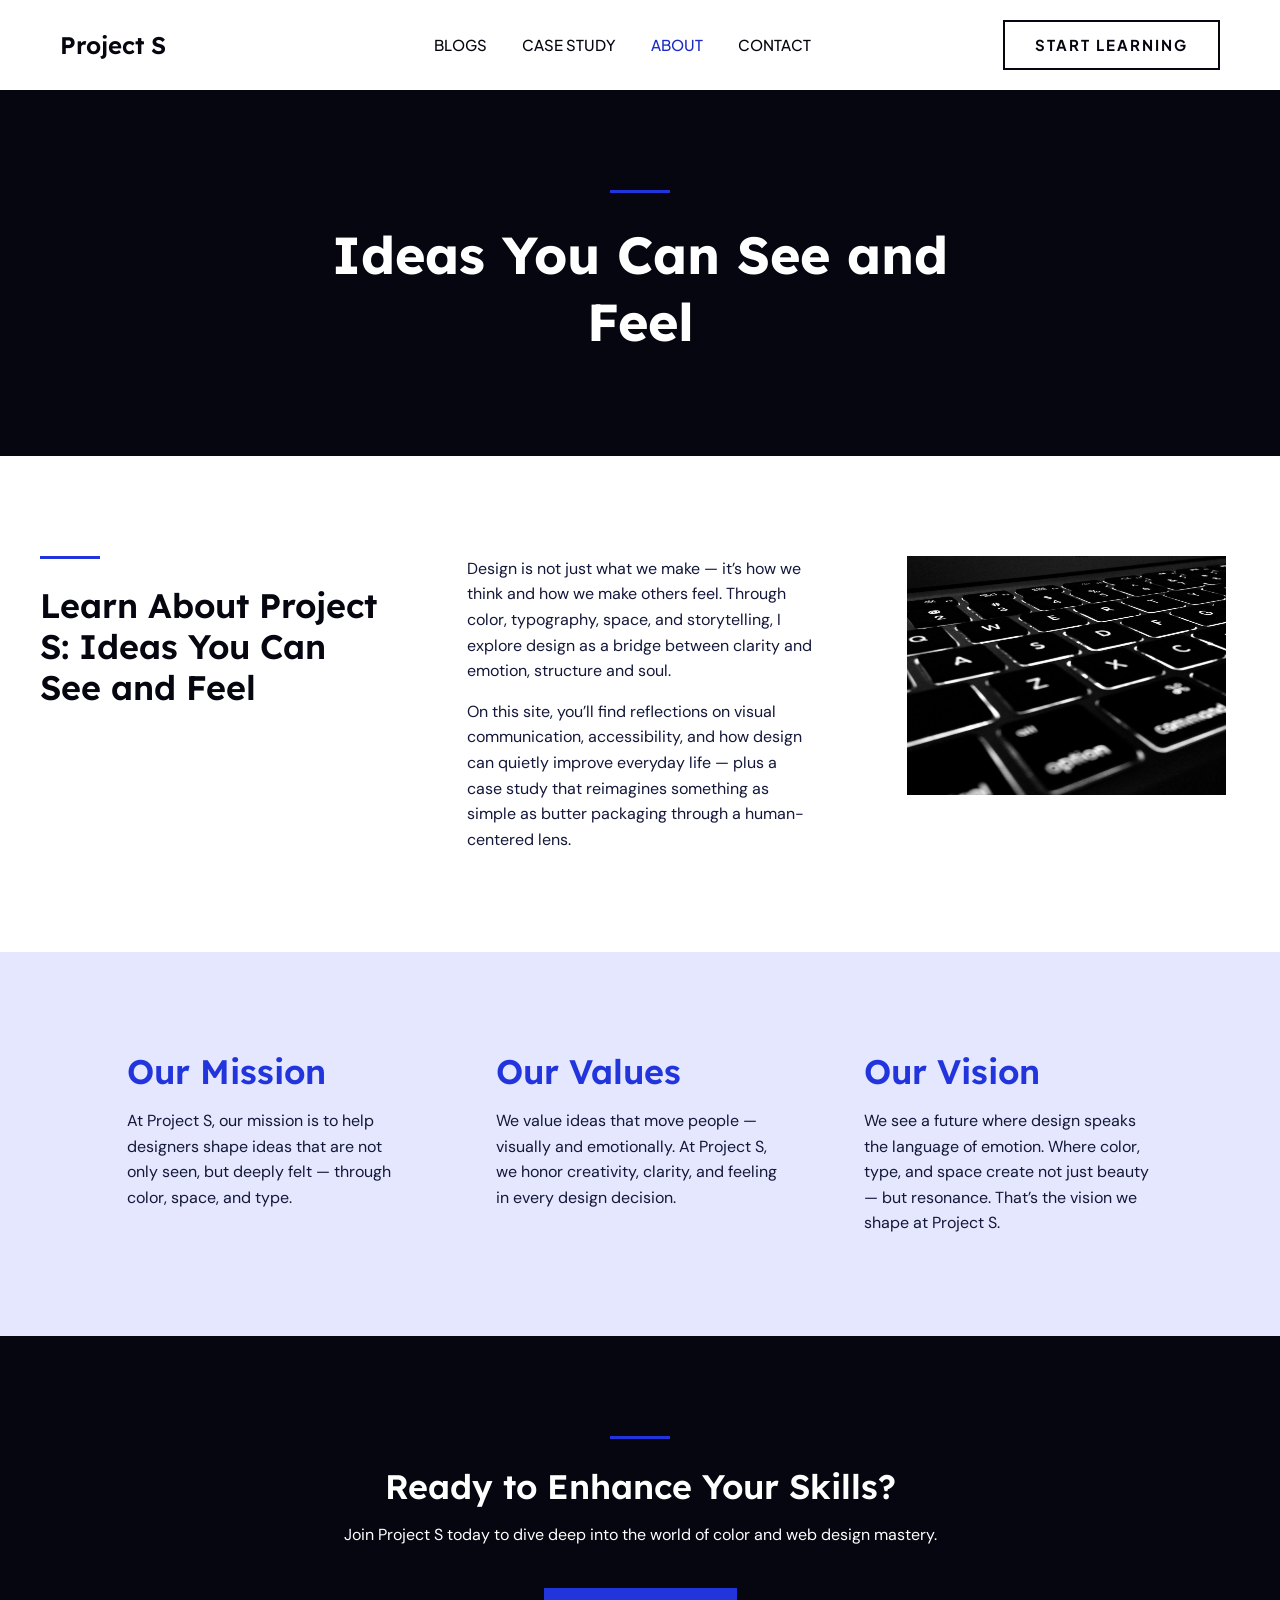
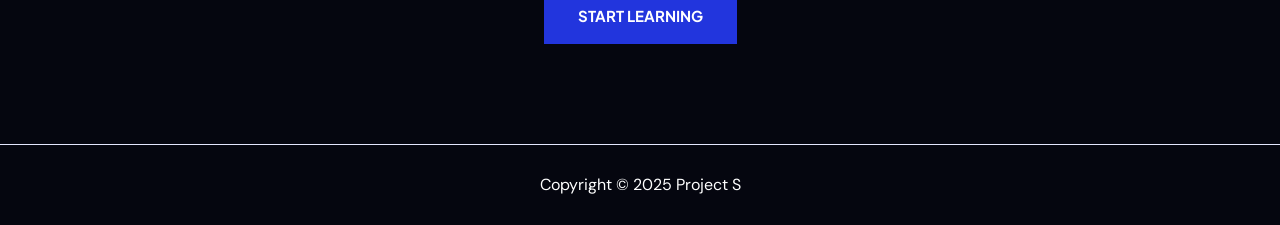
<file: about/index.html>
<!DOCTYPE html>
<html lang="en-US">
<head>
<meta charset="UTF-8">
<meta name="viewport" content="width=device-width, initial-scale=1">
	<link rel="profile" href="https://gmpg.org/xfn/11"> 
	<title>About &#8211; Project S</title>
<meta name="robots" content="max-image-preview:large">
	<style>img:is([sizes="auto" i], [sizes^="auto," i]) { contain-intrinsic-size: 3000px 1500px }</style>
	<link rel="dns-prefetch" href="//fonts.googleapis.com">
<link rel="alternate" type="application/rss+xml" title="Project S &raquo; Feed" href="https://sofisanzh.github.io/blog-project/feed/">
<link rel="alternate" type="application/rss+xml" title="Project S &raquo; Comments Feed" href="https://sofisanzh.github.io/blog-project/comments/feed/">
<script>
window._wpemojiSettings = {"baseUrl":"https:\/\/s.w.org\/images\/core\/emoji\/15.1.0\/72x72\/","ext":".png","svgUrl":"https:\/\/s.w.org\/images\/core\/emoji\/15.1.0\/svg\/","svgExt":".svg","source":{"concatemoji":"https:\/\/sofisanzh.github.io\/blog-project\/wp-includes\/js\/wp-emoji-release.min.js?ver=6.8"}};
/*! This file is auto-generated */
!function(i,n){var o,s,e;function c(e){try{var t={supportTests:e,timestamp:(new Date).valueOf()};sessionStorage.setItem(o,JSON.stringify(t))}catch(e){}}function p(e,t,n){e.clearRect(0,0,e.canvas.width,e.canvas.height),e.fillText(t,0,0);var t=new Uint32Array(e.getImageData(0,0,e.canvas.width,e.canvas.height).data),r=(e.clearRect(0,0,e.canvas.width,e.canvas.height),e.fillText(n,0,0),new Uint32Array(e.getImageData(0,0,e.canvas.width,e.canvas.height).data));return t.every(function(e,t){return e===r[t]})}function u(e,t,n){switch(t){case"flag":return n(e,"🏳️‍⚧️","🏳️​⚧️")?!1:!n(e,"🇺🇳","🇺​🇳")&&!n(e,"🏴󠁧󠁢󠁥󠁮󠁧󠁿","🏴​󠁧​󠁢​󠁥​󠁮​󠁧​󠁿");case"emoji":return!n(e,"🐦‍🔥","🐦​🔥")}return!1}function f(e,t,n){var r="undefined"!=typeof WorkerGlobalScope&&self instanceof WorkerGlobalScope?new OffscreenCanvas(300,150):i.createElement("canvas"),a=r.getContext("2d",{willReadFrequently:!0}),o=(a.textBaseline="top",a.font="600 32px Arial",{});return e.forEach(function(e){o[e]=t(a,e,n)}),o}function t(e){var t=i.createElement("script");t.src=e,t.defer=!0,i.head.appendChild(t)}"undefined"!=typeof Promise&&(o="wpEmojiSettingsSupports",s=["flag","emoji"],n.supports={everything:!0,everythingExceptFlag:!0},e=new Promise(function(e){i.addEventListener("DOMContentLoaded",e,{once:!0})}),new Promise(function(t){var n=function(){try{var e=JSON.parse(sessionStorage.getItem(o));if("object"==typeof e&&"number"==typeof e.timestamp&&(new Date).valueOf()<e.timestamp+604800&&"object"==typeof e.supportTests)return e.supportTests}catch(e){}return null}();if(!n){if("undefined"!=typeof Worker&&"undefined"!=typeof OffscreenCanvas&&"undefined"!=typeof URL&&URL.createObjectURL&&"undefined"!=typeof Blob)try{var e="postMessage("+f.toString()+"("+[JSON.stringify(s),u.toString(),p.toString()].join(",")+"));",r=new Blob([e],{type:"text/javascript"}),a=new Worker(URL.createObjectURL(r),{name:"wpTestEmojiSupports"});return void(a.onmessage=function(e){c(n=e.data),a.terminate(),t(n)})}catch(e){}c(n=f(s,u,p))}t(n)}).then(function(e){for(var t in e)n.supports[t]=e[t],n.supports.everything=n.supports.everything&&n.supports[t],"flag"!==t&&(n.supports.everythingExceptFlag=n.supports.everythingExceptFlag&&n.supports[t]);n.supports.everythingExceptFlag=n.supports.everythingExceptFlag&&!n.supports.flag,n.DOMReady=!1,n.readyCallback=function(){n.DOMReady=!0}}).then(function(){return e}).then(function(){var e;n.supports.everything||(n.readyCallback(),(e=n.source||{}).concatemoji?t(e.concatemoji):e.wpemoji&&e.twemoji&&(t(e.twemoji),t(e.wpemoji)))}))}((window,document),window._wpemojiSettings);
</script>
<link rel="stylesheet" id="astra-theme-css-css" href="https://sofisanzh.github.io/blog-project/wp-content/themes/astra/assets/css/minified/main.min.css?ver=4.10.0" media="all">
<style id="astra-theme-css-inline-css">:root{--ast-post-nav-space:0;--ast-container-default-xlg-padding:2.5em;--ast-container-default-lg-padding:2.5em;--ast-container-default-slg-padding:2em;--ast-container-default-md-padding:2.5em;--ast-container-default-sm-padding:2.5em;--ast-container-default-xs-padding:2.4em;--ast-container-default-xxs-padding:1.8em;--ast-code-block-background:#ECEFF3;--ast-comment-inputs-background:#F9FAFB;--ast-normal-container-width:1200px;--ast-narrow-container-width:750px;--ast-blog-title-font-weight:600;--ast-blog-meta-weight:600;--ast-global-color-primary:var(--ast-global-color-5);--ast-global-color-secondary:var(--ast-global-color-4);--ast-global-color-alternate-background:var(--ast-global-color-7);--ast-global-color-subtle-background:var(--ast-global-color-6);--ast-bg-style-guide:#F8FAFC;--ast-shadow-style-guide:0px 0px 4px 0 #00000057;--ast-global-dark-bg-style:#fff;--ast-global-dark-lfs:#fbfbfb;--ast-widget-bg-color:#fafafa;--ast-wc-container-head-bg-color:#fbfbfb;--ast-title-layout-bg:#eeeeee;--ast-search-border-color:#e7e7e7;--ast-lifter-hover-bg:#e6e6e6;--ast-gallery-block-color:#000;--srfm-color-input-label:var(--ast-global-color-2);}html{font-size:100%;}a{color:var(--ast-global-color-0);}a:hover,a:focus{color:var(--ast-global-color-1);}body,button,input,select,textarea,.ast-button,.ast-custom-button{font-family:'DM Sans',sans-serif;font-weight:400;font-size:16px;font-size:1rem;line-height:var(--ast-body-line-height,1.6em);}blockquote{color:var(--ast-global-color-3);}h1,.entry-content h1,h2,.entry-content h2,h3,.entry-content h3,h4,.entry-content h4,h5,.entry-content h5,h6,.entry-content h6,.site-title,.site-title a{font-family:'Lexend',sans-serif;font-weight:600;line-height:1.2em;}.ast-site-identity .site-title a{color:var(--ast-global-color-2);}.ast-site-identity .site-title a:hover{color:var(--ast-global-color-2);}.site-title{font-size:24px;font-size:1.5rem;display:block;}.site-header .site-description{font-size:15px;font-size:0.9375rem;display:none;}.entry-title{font-size:26px;font-size:1.625rem;}.ast-blog-single-element.ast-taxonomy-container a{font-size:14px;font-size:0.875rem;}.ast-blog-meta-container{font-size:13px;font-size:0.8125rem;}.archive .ast-article-post .ast-article-inner,.blog .ast-article-post .ast-article-inner,.archive .ast-article-post .ast-article-inner:hover,.blog .ast-article-post .ast-article-inner:hover{overflow:hidden;}h1,.entry-content h1{font-size:52px;font-size:3.25rem;font-weight:700;font-family:'Lexend',sans-serif;line-height:1.3em;}h2,.entry-content h2{font-size:34px;font-size:2.125rem;font-weight:600;font-family:'Lexend',sans-serif;line-height:1.2em;}h3,.entry-content h3{font-size:22px;font-size:1.375rem;font-weight:600;font-family:'Lexend',sans-serif;line-height:1.3em;}h4,.entry-content h4{font-size:16px;font-size:1rem;line-height:1.3em;font-weight:600;font-family:'Lexend',sans-serif;}h5,.entry-content h5{font-size:15px;font-size:0.9375rem;line-height:1.5em;font-weight:600;font-family:'Lexend',sans-serif;}h6,.entry-content h6{font-size:14px;font-size:0.875rem;line-height:1.5em;font-weight:600;font-family:'Lexend',sans-serif;text-transform:uppercase;}::selection{background-color:var(--ast-global-color-0);color:#ffffff;}body,h1,.entry-title a,.entry-content h1,h2,.entry-content h2,h3,.entry-content h3,h4,.entry-content h4,h5,.entry-content h5,h6,.entry-content h6{color:var(--ast-global-color-3);}.tagcloud a:hover,.tagcloud a:focus,.tagcloud a.current-item{color:#ffffff;border-color:var(--ast-global-color-0);background-color:var(--ast-global-color-0);}input:focus,input[type="text"]:focus,input[type="email"]:focus,input[type="url"]:focus,input[type="password"]:focus,input[type="reset"]:focus,input[type="search"]:focus,textarea:focus{border-color:var(--ast-global-color-0);}input[type="radio"]:checked,input[type=reset],input[type="checkbox"]:checked,input[type="checkbox"]:hover:checked,input[type="checkbox"]:focus:checked,input[type=range]::-webkit-slider-thumb{border-color:var(--ast-global-color-0);background-color:var(--ast-global-color-0);box-shadow:none;}.site-footer a:hover + .post-count,.site-footer a:focus + .post-count{background:var(--ast-global-color-0);border-color:var(--ast-global-color-0);}.single .nav-links .nav-previous,.single .nav-links .nav-next{color:var(--ast-global-color-0);}.entry-meta,.entry-meta *{line-height:1.45;color:var(--ast-global-color-0);font-weight:600;}.entry-meta a:not(.ast-button):hover,.entry-meta a:not(.ast-button):hover *,.entry-meta a:not(.ast-button):focus,.entry-meta a:not(.ast-button):focus *,.page-links > .page-link,.page-links .page-link:hover,.post-navigation a:hover{color:var(--ast-global-color-1);}#cat option,.secondary .calendar_wrap thead a,.secondary .calendar_wrap thead a:visited{color:var(--ast-global-color-0);}.secondary .calendar_wrap #today,.ast-progress-val span{background:var(--ast-global-color-0);}.secondary a:hover + .post-count,.secondary a:focus + .post-count{background:var(--ast-global-color-0);border-color:var(--ast-global-color-0);}.calendar_wrap #today > a{color:#ffffff;}.page-links .page-link,.single .post-navigation a{color:var(--ast-global-color-3);}.ast-search-menu-icon .search-form button.search-submit{padding:0 4px;}.ast-search-menu-icon form.search-form{padding-right:0;}.ast-search-menu-icon.slide-search input.search-field{width:0;}.ast-header-search .ast-search-menu-icon.ast-dropdown-active .search-form,.ast-header-search .ast-search-menu-icon.ast-dropdown-active .search-field:focus{transition:all 0.2s;}.search-form input.search-field:focus{outline:none;}.ast-search-menu-icon .search-form button.search-submit:focus,.ast-theme-transparent-header .ast-header-search .ast-dropdown-active .ast-icon,.ast-theme-transparent-header .ast-inline-search .search-field:focus .ast-icon{color:var(--ast-global-color-1);}.ast-header-search .slide-search .search-form{border:2px solid var(--ast-global-color-0);}.ast-header-search .slide-search .search-field{background-color:(--ast-global-dark-bg-style);}.ast-archive-title{color:var(--ast-global-color-2);}.widget-title,.widget .wp-block-heading{font-size:22px;font-size:1.375rem;color:var(--ast-global-color-2);}.ast-single-post .entry-content a,.ast-comment-content a:not(.ast-comment-edit-reply-wrap a){text-decoration:underline;}.ast-single-post .elementor-widget-button .elementor-button,.ast-single-post .entry-content .uagb-tab a,.ast-single-post .entry-content .uagb-ifb-cta a,.ast-single-post .entry-content .uabb-module-content a,.ast-single-post .entry-content .uagb-post-grid a,.ast-single-post .entry-content .uagb-timeline a,.ast-single-post .entry-content .uagb-toc__wrap a,.ast-single-post .entry-content .uagb-taxomony-box a,.ast-single-post .entry-content .woocommerce a,.entry-content .wp-block-latest-posts > li > a,.ast-single-post .entry-content .wp-block-file__button,li.ast-post-filter-single,.ast-single-post .ast-comment-content .comment-reply-link,.ast-single-post .ast-comment-content .comment-edit-link{text-decoration:none;}.ast-search-menu-icon.slide-search a:focus-visible:focus-visible,.astra-search-icon:focus-visible,#close:focus-visible,a:focus-visible,.ast-menu-toggle:focus-visible,.site .skip-link:focus-visible,.wp-block-loginout input:focus-visible,.wp-block-search.wp-block-search__button-inside .wp-block-search__inside-wrapper,.ast-header-navigation-arrow:focus-visible,.woocommerce .wc-proceed-to-checkout > .checkout-button:focus-visible,.woocommerce .woocommerce-MyAccount-navigation ul li a:focus-visible,.ast-orders-table__row .ast-orders-table__cell:focus-visible,.woocommerce .woocommerce-order-details .order-again > .button:focus-visible,.woocommerce .woocommerce-message a.button.wc-forward:focus-visible,.woocommerce #minus_qty:focus-visible,.woocommerce #plus_qty:focus-visible,a#ast-apply-coupon:focus-visible,.woocommerce .woocommerce-info a:focus-visible,.woocommerce .astra-shop-summary-wrap a:focus-visible,.woocommerce a.wc-forward:focus-visible,#ast-apply-coupon:focus-visible,.woocommerce-js .woocommerce-mini-cart-item a.remove:focus-visible,#close:focus-visible,.button.search-submit:focus-visible,#search_submit:focus,.normal-search:focus-visible,.ast-header-account-wrap:focus-visible,.woocommerce .ast-on-card-button.ast-quick-view-trigger:focus{outline-style:dotted;outline-color:inherit;outline-width:thin;}input:focus,input[type="text"]:focus,input[type="email"]:focus,input[type="url"]:focus,input[type="password"]:focus,input[type="reset"]:focus,input[type="search"]:focus,input[type="number"]:focus,textarea:focus,.wp-block-search__input:focus,[data-section="section-header-mobile-trigger"] .ast-button-wrap .ast-mobile-menu-trigger-minimal:focus,.ast-mobile-popup-drawer.active .menu-toggle-close:focus,.woocommerce-ordering select.orderby:focus,#ast-scroll-top:focus,#coupon_code:focus,.woocommerce-page #comment:focus,.woocommerce #reviews #respond input#submit:focus,.woocommerce a.add_to_cart_button:focus,.woocommerce .button.single_add_to_cart_button:focus,.woocommerce .woocommerce-cart-form button:focus,.woocommerce .woocommerce-cart-form__cart-item .quantity .qty:focus,.woocommerce .woocommerce-billing-fields .woocommerce-billing-fields__field-wrapper .woocommerce-input-wrapper > .input-text:focus,.woocommerce #order_comments:focus,.woocommerce #place_order:focus,.woocommerce .woocommerce-address-fields .woocommerce-address-fields__field-wrapper .woocommerce-input-wrapper > .input-text:focus,.woocommerce .woocommerce-MyAccount-content form button:focus,.woocommerce .woocommerce-MyAccount-content .woocommerce-EditAccountForm .woocommerce-form-row .woocommerce-Input.input-text:focus,.woocommerce .ast-woocommerce-container .woocommerce-pagination ul.page-numbers li a:focus,body #content .woocommerce form .form-row .select2-container--default .select2-selection--single:focus,#ast-coupon-code:focus,.woocommerce.woocommerce-js .quantity input[type=number]:focus,.woocommerce-js .woocommerce-mini-cart-item .quantity input[type=number]:focus,.woocommerce p#ast-coupon-trigger:focus{border-style:dotted;border-color:inherit;border-width:thin;}input{outline:none;}.ast-logo-title-inline .site-logo-img{padding-right:1em;}body .ast-oembed-container *{position:absolute;top:0;width:100%;height:100%;left:0;}body .wp-block-embed-pocket-casts .ast-oembed-container *{position:unset;}.ast-single-post-featured-section + article {margin-top: 2em;}.site-content .ast-single-post-featured-section img {width: 100%;overflow: hidden;object-fit: cover;}.ast-separate-container .site-content .ast-single-post-featured-section + article {margin-top: -80px;z-index: 9;position: relative;border-radius: 4px;}@media (min-width: 922px) {.ast-no-sidebar .site-content .ast-article-image-container--wide {margin-left: -120px;margin-right: -120px;max-width: unset;width: unset;}.ast-left-sidebar .site-content .ast-article-image-container--wide,.ast-right-sidebar .site-content .ast-article-image-container--wide {margin-left: -10px;margin-right: -10px;}.site-content .ast-article-image-container--full {margin-left: calc( -50vw + 50%);margin-right: calc( -50vw + 50%);max-width: 100vw;width: 100vw;}.ast-left-sidebar .site-content .ast-article-image-container--full,.ast-right-sidebar .site-content .ast-article-image-container--full {margin-left: -10px;margin-right: -10px;max-width: inherit;width: auto;}}.site > .ast-single-related-posts-container {margin-top: 0;}@media (min-width: 922px) {.ast-desktop .ast-container--narrow {max-width: var(--ast-narrow-container-width);margin: 0 auto;}}input[type="text"],input[type="number"],input[type="email"],input[type="url"],input[type="password"],input[type="search"],input[type=reset],input[type=tel],input[type=date],select,textarea{font-size:16px;font-style:normal;font-weight:400;line-height:24px;width:100%;padding:12px 16px;border-radius:4px;box-shadow:0px 1px 2px 0px rgba(0,0,0,0.05);color:var(--ast-form-input-text,#475569);}input[type="text"],input[type="number"],input[type="email"],input[type="url"],input[type="password"],input[type="search"],input[type=reset],input[type=tel],input[type=date],select{height:40px;}input[type="date"]{border-width:1px;border-style:solid;border-color:var(--ast-border-color);background:var( --ast-global-color-secondary,--ast-global-color-5 );}input[type="text"]:focus,input[type="number"]:focus,input[type="email"]:focus,input[type="url"]:focus,input[type="password"]:focus,input[type="search"]:focus,input[type=reset]:focus,input[type="tel"]:focus,input[type="date"]:focus,select:focus,textarea:focus{border-color:#046BD2;box-shadow:none;outline:none;color:var(--ast-form-input-focus-text,#475569);}label,legend{color:#111827;font-size:14px;font-style:normal;font-weight:500;line-height:20px;}select{padding:6px 10px;}fieldset{padding:30px;border-radius:4px;}button,.ast-button,.button,input[type="button"],input[type="reset"],input[type="submit"]{border-radius:4px;box-shadow:0px 1px 2px 0px rgba(0,0,0,0.05);}:root{--ast-comment-inputs-background:#FFF;}::placeholder{color:var(--ast-form-field-color,#9CA3AF);}::-ms-input-placeholder{color:var(--ast-form-field-color,#9CA3AF);}@media (max-width:921.9px){#ast-desktop-header{display:none;}}@media (min-width:922px){#ast-mobile-header{display:none;}}.wp-block-buttons.aligncenter{justify-content:center;}@media (max-width:921px){.ast-theme-transparent-header #primary,.ast-theme-transparent-header #secondary{padding:0;}}@media (max-width:921px){.ast-plain-container.ast-no-sidebar #primary{padding:0;}}.ast-plain-container.ast-no-sidebar #primary{margin-top:0;margin-bottom:0;}@media (max-width:921px){.ast-separate-container #primary,.ast-narrow-container #primary{padding-top:0px;}}@media (max-width:544px){.ast-separate-container #primary,.ast-narrow-container #primary{padding-top:0px;}}@media (max-width:921px){.ast-separate-container #primary,.ast-narrow-container #primary{padding-bottom:0px;}}@media (max-width:544px){.ast-separate-container #primary,.ast-narrow-container #primary{padding-bottom:0px;}}.wp-block-button.is-style-outline .wp-block-button__link{border-color:var(--ast-global-color-0);border-top-width:2px;border-right-width:2px;border-bottom-width:2px;border-left-width:2px;}div.wp-block-button.is-style-outline > .wp-block-button__link:not(.has-text-color),div.wp-block-button.wp-block-button__link.is-style-outline:not(.has-text-color){color:var(--ast-global-color-0);}.wp-block-button.is-style-outline .wp-block-button__link:hover,.wp-block-buttons .wp-block-button.is-style-outline .wp-block-button__link:focus,.wp-block-buttons .wp-block-button.is-style-outline > .wp-block-button__link:not(.has-text-color):hover,.wp-block-buttons .wp-block-button.wp-block-button__link.is-style-outline:not(.has-text-color):hover{color:#ffffff;background-color:var(--ast-global-color-1);border-color:var(--ast-global-color-1);}.post-page-numbers.current .page-link,.ast-pagination .page-numbers.current{color:#ffffff;border-color:var(--ast-global-color-0);background-color:var(--ast-global-color-0);}.wp-block-button.is-style-outline .wp-block-button__link{border-top-width:2px;border-right-width:2px;border-bottom-width:2px;border-left-width:2px;}.wp-block-buttons .wp-block-button.is-style-outline .wp-block-button__link.wp-element-button,.ast-outline-button,.wp-block-uagb-buttons-child .uagb-buttons-repeater.ast-outline-button{border-color:var(--ast-global-color-2);border-top-width:2px;border-right-width:2px;border-bottom-width:2px;border-left-width:2px;font-family:'Plus Jakarta Sans',sans-serif;font-weight:700;font-size:15px;font-size:0.9375rem;line-height:1.6em;text-transform:uppercase;letter-spacing:2px;padding-top:14px;padding-right:32px;padding-bottom:14px;padding-left:32px;border-top-left-radius:0px;border-top-right-radius:0px;border-bottom-right-radius:0px;border-bottom-left-radius:0px;}.wp-block-buttons .wp-block-button.is-style-outline > .wp-block-button__link:not(.has-text-color),.wp-block-buttons .wp-block-button.wp-block-button__link.is-style-outline:not(.has-text-color),.ast-outline-button{color:var(--ast-global-color-2);}.wp-block-button.is-style-outline .wp-block-button__link:hover,.wp-block-buttons .wp-block-button.is-style-outline .wp-block-button__link:focus,.wp-block-buttons .wp-block-button.is-style-outline > .wp-block-button__link:not(.has-text-color):hover,.wp-block-buttons .wp-block-button.wp-block-button__link.is-style-outline:not(.has-text-color):hover,.ast-outline-button:hover,.ast-outline-button:focus,.wp-block-uagb-buttons-child .uagb-buttons-repeater.ast-outline-button:hover,.wp-block-uagb-buttons-child .uagb-buttons-repeater.ast-outline-button:focus{color:#ffffff;background-color:var(--ast-global-color-1);border-color:var(--ast-global-color-1);}.ast-single-post .entry-content a.ast-outline-button,.ast-single-post .entry-content .is-style-outline>.wp-block-button__link{text-decoration:none;}.wp-block-button .wp-block-button__link.wp-element-button.is-style-outline:not(.has-background),.wp-block-button.is-style-outline>.wp-block-button__link.wp-element-button:not(.has-background),.ast-outline-button{background-color:rgba(0,0,0,0);}.uagb-buttons-repeater.ast-outline-button{border-radius:9999px;}@media (max-width:921px){.wp-block-buttons .wp-block-button.is-style-outline .wp-block-button__link.wp-element-button,.ast-outline-button,.wp-block-uagb-buttons-child .uagb-buttons-repeater.ast-outline-button{font-size:14px;font-size:0.875rem;padding-top:14px;padding-right:30px;padding-bottom:14px;padding-left:30px;}}@media (max-width:544px){.wp-block-buttons .wp-block-button.is-style-outline .wp-block-button__link.wp-element-button,.ast-outline-button,.wp-block-uagb-buttons-child .uagb-buttons-repeater.ast-outline-button{font-size:14px;font-size:0.875rem;padding-top:14px;padding-right:25px;padding-bottom:14px;padding-left:25px;}}.entry-content[data-ast-blocks-layout] > figure{margin-bottom:1em;}h1.widget-title{font-weight:700;}h2.widget-title{font-weight:600;}h3.widget-title{font-weight:600;}#page{display:flex;flex-direction:column;min-height:100vh;}.ast-404-layout-1 h1.page-title{color:var(--ast-global-color-2);}.single .post-navigation a{line-height:1em;height:inherit;}.error-404 .page-sub-title{font-size:1.5rem;font-weight:inherit;}.search .site-content .content-area .search-form{margin-bottom:0;}#page .site-content{flex-grow:1;}.widget{margin-bottom:1.25em;}#secondary li{line-height:1.5em;}#secondary .wp-block-group h2{margin-bottom:0.7em;}#secondary h2{font-size:1.7rem;}.ast-separate-container .ast-article-post,.ast-separate-container .ast-article-single,.ast-separate-container .comment-respond{padding:3em;}.ast-separate-container .ast-article-single .ast-article-single{padding:0;}.ast-article-single .wp-block-post-template-is-layout-grid{padding-left:0;}.ast-separate-container .comments-title,.ast-narrow-container .comments-title{padding:1.5em 2em;}.ast-page-builder-template .comment-form-textarea,.ast-comment-formwrap .ast-grid-common-col{padding:0;}.ast-comment-formwrap{padding:0;display:inline-flex;column-gap:20px;width:100%;margin-left:0;margin-right:0;}.comments-area textarea#comment:focus,.comments-area textarea#comment:active,.comments-area .ast-comment-formwrap input[type="text"]:focus,.comments-area .ast-comment-formwrap input[type="text"]:active {box-shadow:none;outline:none;}.archive.ast-page-builder-template .entry-header{margin-top:2em;}.ast-page-builder-template .ast-comment-formwrap{width:100%;}.entry-title{margin-bottom:0.6em;}.ast-archive-description p{font-size:inherit;font-weight:inherit;line-height:inherit;}.ast-separate-container .ast-comment-list li.depth-1,.hentry{margin-bottom:1.5em;}.site-content section.ast-archive-description{margin-bottom:2em;}@media (min-width:921px){.ast-left-sidebar.ast-page-builder-template #secondary,.archive.ast-right-sidebar.ast-page-builder-template .site-main{padding-left:20px;padding-right:20px;}}@media (max-width:544px){.ast-comment-formwrap.ast-row{column-gap:10px;display:inline-block;}#ast-commentform .ast-grid-common-col{position:relative;width:100%;}}@media (min-width:1201px){.ast-separate-container .ast-article-post,.ast-separate-container .ast-article-single,.ast-separate-container .ast-author-box,.ast-separate-container .ast-404-layout-1,.ast-separate-container .no-results{padding:3em;}}@media (max-width:921px){.ast-separate-container #primary,.ast-separate-container #secondary{padding:1.5em 0;}#primary,#secondary{padding:1.5em 0;margin:0;}.ast-left-sidebar #content > .ast-container{display:flex;flex-direction:column-reverse;width:100%;}}@media (min-width:922px){.ast-separate-container.ast-right-sidebar #primary,.ast-separate-container.ast-left-sidebar #primary{border:0;}.search-no-results.ast-separate-container #primary{margin-bottom:4em;}}.wp-block-button .wp-block-button__link{color:#ffffff;}.wp-block-button .wp-block-button__link:hover,.wp-block-button .wp-block-button__link:focus{color:#ffffff;background-color:var(--ast-global-color-1);border-color:var(--ast-global-color-1);}.elementor-widget-heading h1.elementor-heading-title{line-height:1.3em;}.elementor-widget-heading h2.elementor-heading-title{line-height:1.2em;}.elementor-widget-heading h3.elementor-heading-title{line-height:1.3em;}.elementor-widget-heading h4.elementor-heading-title{line-height:1.3em;}.elementor-widget-heading h5.elementor-heading-title{line-height:1.5em;}.elementor-widget-heading h6.elementor-heading-title{line-height:1.5em;}.wp-block-button .wp-block-button__link,.wp-block-search .wp-block-search__button,body .wp-block-file .wp-block-file__button{border-style:solid;border-top-width:2px;border-right-width:2px;border-left-width:2px;border-bottom-width:2px;border-color:var(--ast-global-color-0);background-color:var(--ast-global-color-0);color:#ffffff;font-family:'Plus Jakarta Sans',sans-serif;font-weight:700;line-height:1.6em;text-transform:uppercase;font-size:15px;font-size:0.9375rem;border-top-left-radius:0px;border-top-right-radius:0px;border-bottom-right-radius:0px;border-bottom-left-radius:0px;padding-top:14px;padding-right:32px;padding-bottom:14px;padding-left:32px;}.ast-single-post .entry-content .wp-block-button .wp-block-button__link,.ast-single-post .entry-content .wp-block-search .wp-block-search__button,body .entry-content .wp-block-file .wp-block-file__button{text-decoration:none;}@media (max-width:921px){.wp-block-button .wp-block-button__link,.wp-block-search .wp-block-search__button,body .wp-block-file .wp-block-file__button{font-size:14px;font-size:0.875rem;padding-top:14px;padding-right:30px;padding-bottom:14px;padding-left:30px;border-top-left-radius:0px;border-top-right-radius:0px;border-bottom-right-radius:0px;border-bottom-left-radius:0px;}}@media (max-width:544px){.wp-block-button .wp-block-button__link,.wp-block-search .wp-block-search__button,body .wp-block-file .wp-block-file__button{font-size:14px;font-size:0.875rem;padding-top:14px;padding-right:25px;padding-bottom:14px;padding-left:25px;border-top-left-radius:0px;border-top-right-radius:0px;border-bottom-right-radius:0px;border-bottom-left-radius:0px;}}.menu-toggle,button,.ast-button,.ast-custom-button,.button,input#submit,input[type="button"],input[type="submit"],input[type="reset"],#comments .submit,.search .search-submit,form[CLASS*="wp-block-search__"].wp-block-search .wp-block-search__inside-wrapper .wp-block-search__button,body .wp-block-file .wp-block-file__button,.search .search-submit,.woocommerce-js a.button,.woocommerce button.button,.woocommerce .woocommerce-message a.button,.woocommerce #respond input#submit.alt,.woocommerce input.button.alt,.woocommerce input.button,.woocommerce input.button:disabled,.woocommerce input.button:disabled[disabled],.woocommerce input.button:disabled:hover,.woocommerce input.button:disabled[disabled]:hover,.woocommerce #respond input#submit,.woocommerce button.button.alt.disabled,.wc-block-grid__products .wc-block-grid__product .wp-block-button__link,.wc-block-grid__product-onsale,[CLASS*="wc-block"] button,.woocommerce-js .astra-cart-drawer .astra-cart-drawer-content .woocommerce-mini-cart__buttons .button:not(.checkout):not(.ast-continue-shopping),.woocommerce-js .astra-cart-drawer .astra-cart-drawer-content .woocommerce-mini-cart__buttons a.checkout,.woocommerce button.button.alt.disabled.wc-variation-selection-needed,[CLASS*="wc-block"] .wc-block-components-button{border-style:solid;border-top-width:2px;border-right-width:2px;border-left-width:2px;border-bottom-width:2px;color:#ffffff;border-color:var(--ast-global-color-0);background-color:var(--ast-global-color-0);padding-top:14px;padding-right:32px;padding-bottom:14px;padding-left:32px;font-family:'Plus Jakarta Sans',sans-serif;font-weight:700;font-size:15px;font-size:0.9375rem;line-height:1.6em;text-transform:uppercase;border-top-left-radius:0px;border-top-right-radius:0px;border-bottom-right-radius:0px;border-bottom-left-radius:0px;}button:focus,.menu-toggle:hover,button:hover,.ast-button:hover,.ast-custom-button:hover .button:hover,.ast-custom-button:hover ,input[type=reset]:hover,input[type=reset]:focus,input#submit:hover,input#submit:focus,input[type="button"]:hover,input[type="button"]:focus,input[type="submit"]:hover,input[type="submit"]:focus,form[CLASS*="wp-block-search__"].wp-block-search .wp-block-search__inside-wrapper .wp-block-search__button:hover,form[CLASS*="wp-block-search__"].wp-block-search .wp-block-search__inside-wrapper .wp-block-search__button:focus,body .wp-block-file .wp-block-file__button:hover,body .wp-block-file .wp-block-file__button:focus,.woocommerce-js a.button:hover,.woocommerce button.button:hover,.woocommerce .woocommerce-message a.button:hover,.woocommerce #respond input#submit:hover,.woocommerce #respond input#submit.alt:hover,.woocommerce input.button.alt:hover,.woocommerce input.button:hover,.woocommerce button.button.alt.disabled:hover,.wc-block-grid__products .wc-block-grid__product .wp-block-button__link:hover,[CLASS*="wc-block"] button:hover,.woocommerce-js .astra-cart-drawer .astra-cart-drawer-content .woocommerce-mini-cart__buttons .button:not(.checkout):not(.ast-continue-shopping):hover,.woocommerce-js .astra-cart-drawer .astra-cart-drawer-content .woocommerce-mini-cart__buttons a.checkout:hover,.woocommerce button.button.alt.disabled.wc-variation-selection-needed:hover,[CLASS*="wc-block"] .wc-block-components-button:hover,[CLASS*="wc-block"] .wc-block-components-button:focus{color:#ffffff;background-color:var(--ast-global-color-1);border-color:var(--ast-global-color-1);}form[CLASS*="wp-block-search__"].wp-block-search .wp-block-search__inside-wrapper .wp-block-search__button.has-icon{padding-top:calc(14px - 3px);padding-right:calc(32px - 3px);padding-bottom:calc(14px - 3px);padding-left:calc(32px - 3px);}@media (max-width:921px){.menu-toggle,button,.ast-button,.ast-custom-button,.button,input#submit,input[type="button"],input[type="submit"],input[type="reset"],#comments .submit,.search .search-submit,form[CLASS*="wp-block-search__"].wp-block-search .wp-block-search__inside-wrapper .wp-block-search__button,body .wp-block-file .wp-block-file__button,.search .search-submit,.woocommerce-js a.button,.woocommerce button.button,.woocommerce .woocommerce-message a.button,.woocommerce #respond input#submit.alt,.woocommerce input.button.alt,.woocommerce input.button,.woocommerce input.button:disabled,.woocommerce input.button:disabled[disabled],.woocommerce input.button:disabled:hover,.woocommerce input.button:disabled[disabled]:hover,.woocommerce #respond input#submit,.woocommerce button.button.alt.disabled,.wc-block-grid__products .wc-block-grid__product .wp-block-button__link,.wc-block-grid__product-onsale,[CLASS*="wc-block"] button,.woocommerce-js .astra-cart-drawer .astra-cart-drawer-content .woocommerce-mini-cart__buttons .button:not(.checkout):not(.ast-continue-shopping),.woocommerce-js .astra-cart-drawer .astra-cart-drawer-content .woocommerce-mini-cart__buttons a.checkout,.woocommerce button.button.alt.disabled.wc-variation-selection-needed,[CLASS*="wc-block"] .wc-block-components-button{padding-top:14px;padding-right:30px;padding-bottom:14px;padding-left:30px;font-size:14px;font-size:0.875rem;border-top-left-radius:0px;border-top-right-radius:0px;border-bottom-right-radius:0px;border-bottom-left-radius:0px;}}@media (max-width:544px){.menu-toggle,button,.ast-button,.ast-custom-button,.button,input#submit,input[type="button"],input[type="submit"],input[type="reset"],#comments .submit,.search .search-submit,form[CLASS*="wp-block-search__"].wp-block-search .wp-block-search__inside-wrapper .wp-block-search__button,body .wp-block-file .wp-block-file__button,.search .search-submit,.woocommerce-js a.button,.woocommerce button.button,.woocommerce .woocommerce-message a.button,.woocommerce #respond input#submit.alt,.woocommerce input.button.alt,.woocommerce input.button,.woocommerce input.button:disabled,.woocommerce input.button:disabled[disabled],.woocommerce input.button:disabled:hover,.woocommerce input.button:disabled[disabled]:hover,.woocommerce #respond input#submit,.woocommerce button.button.alt.disabled,.wc-block-grid__products .wc-block-grid__product .wp-block-button__link,.wc-block-grid__product-onsale,[CLASS*="wc-block"] button,.woocommerce-js .astra-cart-drawer .astra-cart-drawer-content .woocommerce-mini-cart__buttons .button:not(.checkout):not(.ast-continue-shopping),.woocommerce-js .astra-cart-drawer .astra-cart-drawer-content .woocommerce-mini-cart__buttons a.checkout,.woocommerce button.button.alt.disabled.wc-variation-selection-needed,[CLASS*="wc-block"] .wc-block-components-button{padding-top:14px;padding-right:25px;padding-bottom:14px;padding-left:25px;font-size:14px;font-size:0.875rem;border-top-left-radius:0px;border-top-right-radius:0px;border-bottom-right-radius:0px;border-bottom-left-radius:0px;}}@media (max-width:921px){.menu-toggle,button,.ast-button,.button,input#submit,input[type="button"],input[type="submit"],input[type="reset"]{font-size:14px;font-size:0.875rem;}.ast-mobile-header-stack .main-header-bar .ast-search-menu-icon{display:inline-block;}.ast-header-break-point.ast-header-custom-item-outside .ast-mobile-header-stack .main-header-bar .ast-search-icon{margin:0;}.ast-comment-avatar-wrap img{max-width:2.5em;}.ast-comment-meta{padding:0 1.8888em 1.3333em;}}@media (min-width:544px){.ast-container{max-width:100%;}}@media (max-width:544px){.ast-separate-container .ast-article-post,.ast-separate-container .ast-article-single,.ast-separate-container .comments-title,.ast-separate-container .ast-archive-description{padding:1.5em 1em;}.ast-separate-container #content .ast-container{padding-left:0.54em;padding-right:0.54em;}.ast-separate-container .ast-comment-list .bypostauthor{padding:.5em;}.ast-search-menu-icon.ast-dropdown-active .search-field{width:170px;}.menu-toggle,button,.ast-button,.button,input#submit,input[type="button"],input[type="submit"],input[type="reset"]{font-size:14px;font-size:0.875rem;}} #ast-mobile-header .ast-site-header-cart-li a{pointer-events:none;}.ast-separate-container{background-color:var(--ast-global-color-4);background-image:none;}@media (max-width:921px){.site-title{display:block;}.site-header .site-description{display:none;}.entry-title{font-size:24px;font-size:1.5rem;}h1,.entry-content h1{font-size:40px;}h2,.entry-content h2{font-size:30px;}h3,.entry-content h3{font-size:24px;}h4,.entry-content h4{font-size:16px;font-size:1rem;}h5,.entry-content h5{font-size:15px;font-size:0.9375rem;}h6,.entry-content h6{font-size:14px;font-size:0.875rem;}}@media (max-width:544px){.site-title{display:block;}.site-header .site-description{display:none;}.entry-title{font-size:24px;font-size:1.5rem;}h1,.entry-content h1{font-size:32px;}h2,.entry-content h2{font-size:26px;}h3,.entry-content h3{font-size:22px;}h4,.entry-content h4{font-size:16px;font-size:1rem;}h5,.entry-content h5{font-size:15px;font-size:0.9375rem;}h6,.entry-content h6{font-size:14px;font-size:0.875rem;}}@media (max-width:921px){html{font-size:91.2%;}}@media (max-width:544px){html{font-size:91.2%;}}@media (min-width:922px){.ast-container{max-width:1240px;}}@media (min-width:922px){.site-content .ast-container{display:flex;}}@media (max-width:921px){.site-content .ast-container{flex-direction:column;}}.entry-content h1,.entry-content h2,.entry-content h3,.entry-content h4,.entry-content h5,.entry-content h6{clear:none;}@media (min-width:922px){.main-header-menu .sub-menu .menu-item.ast-left-align-sub-menu:hover > .sub-menu,.main-header-menu .sub-menu .menu-item.ast-left-align-sub-menu.focus > .sub-menu{margin-left:-0px;}}.entry-content li > p{margin-bottom:0;}.site .comments-area{padding-top:2em;padding-bottom:2em;margin-top:2em;}.wp-block-file {display: flex;align-items: center;flex-wrap: wrap;justify-content: space-between;}.wp-block-pullquote {border: none;}.wp-block-pullquote blockquote::before {content: "\201D";font-family: "Helvetica",sans-serif;display: flex;transform: rotate( 180deg );font-size: 6rem;font-style: normal;line-height: 1;font-weight: bold;align-items: center;justify-content: center;}.has-text-align-right > blockquote::before {justify-content: flex-start;}.has-text-align-left > blockquote::before {justify-content: flex-end;}figure.wp-block-pullquote.is-style-solid-color blockquote {max-width: 100%;text-align: inherit;}:root {--wp--custom--ast-default-block-top-padding: 3em;--wp--custom--ast-default-block-right-padding: 3em;--wp--custom--ast-default-block-bottom-padding: 3em;--wp--custom--ast-default-block-left-padding: 3em;--wp--custom--ast-container-width: 1200px;--wp--custom--ast-content-width-size: 1200px;--wp--custom--ast-wide-width-size: calc(1200px + var(--wp--custom--ast-default-block-left-padding) + var(--wp--custom--ast-default-block-right-padding));}.ast-narrow-container {--wp--custom--ast-content-width-size: 750px;--wp--custom--ast-wide-width-size: 750px;}@media(max-width: 921px) {:root {--wp--custom--ast-default-block-top-padding: 3em;--wp--custom--ast-default-block-right-padding: 2em;--wp--custom--ast-default-block-bottom-padding: 3em;--wp--custom--ast-default-block-left-padding: 2em;}}@media(max-width: 544px) {:root {--wp--custom--ast-default-block-top-padding: 3em;--wp--custom--ast-default-block-right-padding: 1.5em;--wp--custom--ast-default-block-bottom-padding: 3em;--wp--custom--ast-default-block-left-padding: 1.5em;}}.entry-content > .wp-block-group,.entry-content > .wp-block-cover,.entry-content > .wp-block-columns {padding-top: var(--wp--custom--ast-default-block-top-padding);padding-right: var(--wp--custom--ast-default-block-right-padding);padding-bottom: var(--wp--custom--ast-default-block-bottom-padding);padding-left: var(--wp--custom--ast-default-block-left-padding);}.ast-plain-container.ast-no-sidebar .entry-content > .alignfull,.ast-page-builder-template .ast-no-sidebar .entry-content > .alignfull {margin-left: calc( -50vw + 50%);margin-right: calc( -50vw + 50%);max-width: 100vw;width: 100vw;}.ast-plain-container.ast-no-sidebar .entry-content .alignfull .alignfull,.ast-page-builder-template.ast-no-sidebar .entry-content .alignfull .alignfull,.ast-plain-container.ast-no-sidebar .entry-content .alignfull .alignwide,.ast-page-builder-template.ast-no-sidebar .entry-content .alignfull .alignwide,.ast-plain-container.ast-no-sidebar .entry-content .alignwide .alignfull,.ast-page-builder-template.ast-no-sidebar .entry-content .alignwide .alignfull,.ast-plain-container.ast-no-sidebar .entry-content .alignwide .alignwide,.ast-page-builder-template.ast-no-sidebar .entry-content .alignwide .alignwide,.ast-plain-container.ast-no-sidebar .entry-content .wp-block-column .alignfull,.ast-page-builder-template.ast-no-sidebar .entry-content .wp-block-column .alignfull,.ast-plain-container.ast-no-sidebar .entry-content .wp-block-column .alignwide,.ast-page-builder-template.ast-no-sidebar .entry-content .wp-block-column .alignwide {margin-left: auto;margin-right: auto;width: 100%;}[data-ast-blocks-layout] .wp-block-separator:not(.is-style-dots) {height: 0;}[data-ast-blocks-layout] .wp-block-separator {margin: 20px auto;}[data-ast-blocks-layout] .wp-block-separator:not(.is-style-wide):not(.is-style-dots) {max-width: 100px;}[data-ast-blocks-layout] .wp-block-separator.has-background {padding: 0;}.entry-content[data-ast-blocks-layout] > * {max-width: var(--wp--custom--ast-content-width-size);margin-left: auto;margin-right: auto;}.entry-content[data-ast-blocks-layout] > .alignwide {max-width: var(--wp--custom--ast-wide-width-size);}.entry-content[data-ast-blocks-layout] .alignfull {max-width: none;}.entry-content .wp-block-columns {margin-bottom: 0;}blockquote {margin: 1.5em;border-color: rgba(0,0,0,0.05);}.wp-block-quote:not(.has-text-align-right):not(.has-text-align-center) {border-left: 5px solid rgba(0,0,0,0.05);}.has-text-align-right > blockquote,blockquote.has-text-align-right {border-right: 5px solid rgba(0,0,0,0.05);}.has-text-align-left > blockquote,blockquote.has-text-align-left {border-left: 5px solid rgba(0,0,0,0.05);}.wp-block-site-tagline,.wp-block-latest-posts .read-more {margin-top: 15px;}.wp-block-loginout p label {display: block;}.wp-block-loginout p:not(.login-remember):not(.login-submit) input {width: 100%;}.wp-block-loginout input:focus {border-color: transparent;}.wp-block-loginout input:focus {outline: thin dotted;}.entry-content .wp-block-media-text .wp-block-media-text__content {padding: 0 0 0 8%;}.entry-content .wp-block-media-text.has-media-on-the-right .wp-block-media-text__content {padding: 0 8% 0 0;}.entry-content .wp-block-media-text.has-background .wp-block-media-text__content {padding: 8%;}.entry-content .wp-block-cover:not([class*="background-color"]):not(.has-text-color.has-link-color) .wp-block-cover__inner-container,.entry-content .wp-block-cover:not([class*="background-color"]) .wp-block-cover-image-text,.entry-content .wp-block-cover:not([class*="background-color"]) .wp-block-cover-text,.entry-content .wp-block-cover-image:not([class*="background-color"]) .wp-block-cover__inner-container,.entry-content .wp-block-cover-image:not([class*="background-color"]) .wp-block-cover-image-text,.entry-content .wp-block-cover-image:not([class*="background-color"]) .wp-block-cover-text {color: var(--ast-global-color-primary,var(--ast-global-color-5));}.wp-block-loginout .login-remember input {width: 1.1rem;height: 1.1rem;margin: 0 5px 4px 0;vertical-align: middle;}.wp-block-latest-posts > li > *:first-child,.wp-block-latest-posts:not(.is-grid) > li:first-child {margin-top: 0;}.entry-content > .wp-block-buttons,.entry-content > .wp-block-uagb-buttons {margin-bottom: 1.5em;}.wp-block-search__inside-wrapper .wp-block-search__input {padding: 0 10px;color: var(--ast-global-color-3);background: var(--ast-global-color-primary,var(--ast-global-color-5));border-color: var(--ast-border-color);}.wp-block-latest-posts .read-more {margin-bottom: 1.5em;}.wp-block-search__no-button .wp-block-search__inside-wrapper .wp-block-search__input {padding-top: 5px;padding-bottom: 5px;}.wp-block-latest-posts .wp-block-latest-posts__post-date,.wp-block-latest-posts .wp-block-latest-posts__post-author {font-size: 1rem;}.wp-block-latest-posts > li > *,.wp-block-latest-posts:not(.is-grid) > li {margin-top: 12px;margin-bottom: 12px;}.ast-page-builder-template .entry-content[data-ast-blocks-layout] > *,.ast-page-builder-template .entry-content[data-ast-blocks-layout] > .alignfull:not(.wp-block-group):not(.uagb-is-root-container) > * {max-width: none;}.ast-page-builder-template .entry-content[data-ast-blocks-layout] > .alignwide:not(.uagb-is-root-container) > * {max-width: var(--wp--custom--ast-wide-width-size);}.ast-page-builder-template .entry-content[data-ast-blocks-layout] > .inherit-container-width > *,.ast-page-builder-template .entry-content[data-ast-blocks-layout] > *:not(.wp-block-group):not(.uagb-is-root-container) > *,.entry-content[data-ast-blocks-layout] > .wp-block-cover .wp-block-cover__inner-container {max-width: var(--wp--custom--ast-content-width-size) ;margin-left: auto;margin-right: auto;}.entry-content[data-ast-blocks-layout] .wp-block-cover:not(.alignleft):not(.alignright) {width: auto;}@media(max-width: 1200px) {.ast-separate-container .entry-content > .alignfull,.ast-separate-container .entry-content[data-ast-blocks-layout] > .alignwide,.ast-plain-container .entry-content[data-ast-blocks-layout] > .alignwide,.ast-plain-container .entry-content .alignfull {margin-left: calc(-1 * min(var(--ast-container-default-xlg-padding),20px)) ;margin-right: calc(-1 * min(var(--ast-container-default-xlg-padding),20px));}}@media(min-width: 1201px) {.ast-separate-container .entry-content > .alignfull {margin-left: calc(-1 * var(--ast-container-default-xlg-padding) );margin-right: calc(-1 * var(--ast-container-default-xlg-padding) );}.ast-separate-container .entry-content[data-ast-blocks-layout] > .alignwide,.ast-plain-container .entry-content[data-ast-blocks-layout] > .alignwide {margin-left: calc(-1 * var(--wp--custom--ast-default-block-left-padding) );margin-right: calc(-1 * var(--wp--custom--ast-default-block-right-padding) );}}@media(min-width: 921px) {.ast-separate-container .entry-content .wp-block-group.alignwide:not(.inherit-container-width) > :where(:not(.alignleft):not(.alignright)),.ast-plain-container .entry-content .wp-block-group.alignwide:not(.inherit-container-width) > :where(:not(.alignleft):not(.alignright)) {max-width: calc( var(--wp--custom--ast-content-width-size) + 80px );}.ast-plain-container.ast-right-sidebar .entry-content[data-ast-blocks-layout] .alignfull,.ast-plain-container.ast-left-sidebar .entry-content[data-ast-blocks-layout] .alignfull {margin-left: -60px;margin-right: -60px;}}@media(min-width: 544px) {.entry-content > .alignleft {margin-right: 20px;}.entry-content > .alignright {margin-left: 20px;}}@media (max-width:544px){.wp-block-columns .wp-block-column:not(:last-child){margin-bottom:20px;}.wp-block-latest-posts{margin:0;}}@media( max-width: 600px ) {.entry-content .wp-block-media-text .wp-block-media-text__content,.entry-content .wp-block-media-text.has-media-on-the-right .wp-block-media-text__content {padding: 8% 0 0;}.entry-content .wp-block-media-text.has-background .wp-block-media-text__content {padding: 8%;}}.ast-page-builder-template .entry-header {padding-left: 0;}.ast-narrow-container .site-content .wp-block-uagb-image--align-full .wp-block-uagb-image__figure {max-width: 100%;margin-left: auto;margin-right: auto;}.entry-content ul,.entry-content ol {padding: revert;margin: revert;padding-left: 20px;}:root .has-ast-global-color-0-color{color:var(--ast-global-color-0);}:root .has-ast-global-color-0-background-color{background-color:var(--ast-global-color-0);}:root .wp-block-button .has-ast-global-color-0-color{color:var(--ast-global-color-0);}:root .wp-block-button .has-ast-global-color-0-background-color{background-color:var(--ast-global-color-0);}:root .has-ast-global-color-1-color{color:var(--ast-global-color-1);}:root .has-ast-global-color-1-background-color{background-color:var(--ast-global-color-1);}:root .wp-block-button .has-ast-global-color-1-color{color:var(--ast-global-color-1);}:root .wp-block-button .has-ast-global-color-1-background-color{background-color:var(--ast-global-color-1);}:root .has-ast-global-color-2-color{color:var(--ast-global-color-2);}:root .has-ast-global-color-2-background-color{background-color:var(--ast-global-color-2);}:root .wp-block-button .has-ast-global-color-2-color{color:var(--ast-global-color-2);}:root .wp-block-button .has-ast-global-color-2-background-color{background-color:var(--ast-global-color-2);}:root .has-ast-global-color-3-color{color:var(--ast-global-color-3);}:root .has-ast-global-color-3-background-color{background-color:var(--ast-global-color-3);}:root .wp-block-button .has-ast-global-color-3-color{color:var(--ast-global-color-3);}:root .wp-block-button .has-ast-global-color-3-background-color{background-color:var(--ast-global-color-3);}:root .has-ast-global-color-4-color{color:var(--ast-global-color-4);}:root .has-ast-global-color-4-background-color{background-color:var(--ast-global-color-4);}:root .wp-block-button .has-ast-global-color-4-color{color:var(--ast-global-color-4);}:root .wp-block-button .has-ast-global-color-4-background-color{background-color:var(--ast-global-color-4);}:root .has-ast-global-color-5-color{color:var(--ast-global-color-5);}:root .has-ast-global-color-5-background-color{background-color:var(--ast-global-color-5);}:root .wp-block-button .has-ast-global-color-5-color{color:var(--ast-global-color-5);}:root .wp-block-button .has-ast-global-color-5-background-color{background-color:var(--ast-global-color-5);}:root .has-ast-global-color-6-color{color:var(--ast-global-color-6);}:root .has-ast-global-color-6-background-color{background-color:var(--ast-global-color-6);}:root .wp-block-button .has-ast-global-color-6-color{color:var(--ast-global-color-6);}:root .wp-block-button .has-ast-global-color-6-background-color{background-color:var(--ast-global-color-6);}:root .has-ast-global-color-7-color{color:var(--ast-global-color-7);}:root .has-ast-global-color-7-background-color{background-color:var(--ast-global-color-7);}:root .wp-block-button .has-ast-global-color-7-color{color:var(--ast-global-color-7);}:root .wp-block-button .has-ast-global-color-7-background-color{background-color:var(--ast-global-color-7);}:root .has-ast-global-color-8-color{color:var(--ast-global-color-8);}:root .has-ast-global-color-8-background-color{background-color:var(--ast-global-color-8);}:root .wp-block-button .has-ast-global-color-8-color{color:var(--ast-global-color-8);}:root .wp-block-button .has-ast-global-color-8-background-color{background-color:var(--ast-global-color-8);}:root{--ast-global-color-0:#2235DD;--ast-global-color-1:#1a2bc6;--ast-global-color-2:#05060F;--ast-global-color-3:#131739;--ast-global-color-4:#f0f1fd;--ast-global-color-5:#FFFFFF;--ast-global-color-6:#E4E7FD;--ast-global-color-7:#131739;--ast-global-color-8:#222222;}:root {--ast-border-color : var(--ast-global-color-6);}.site .site-content #primary{margin-top:0px;margin-bottom:0px;margin-left:0px;margin-right:0px;}.site .site-content #primary .ast-article-single,.ast-separate-container .site-content #secondary .widget{padding-top:0px;padding-bottom:0px;padding-left:0px;padding-right:0px;}.ast-single-entry-banner {-js-display: flex;display: flex;flex-direction: column;justify-content: center;text-align: center;position: relative;background: var(--ast-title-layout-bg);}.ast-single-entry-banner[data-banner-layout="layout-1"] {max-width: 1200px;background: inherit;padding: 20px 0;}.ast-single-entry-banner[data-banner-width-type="custom"] {margin: 0 auto;width: 100%;}.ast-single-entry-banner + .site-content .entry-header {margin-bottom: 0;}.site .ast-author-avatar {--ast-author-avatar-size: ;}a.ast-underline-text {text-decoration: underline;}.ast-container > .ast-terms-link {position: relative;display: block;}a.ast-button.ast-badge-tax {padding: 4px 8px;border-radius: 3px;font-size: inherit;}header.entry-header:not(.related-entry-header) .entry-title{font-weight:600;font-size:32px;font-size:2rem;}header.entry-header:not(.related-entry-header) > *:not(:last-child){margin-bottom:10px;}header.entry-header:not(.related-entry-header) .post-thumb-img-content{text-align:center;}header.entry-header:not(.related-entry-header) .post-thumb img,.ast-single-post-featured-section.post-thumb img{aspect-ratio:16/9;width:100%;height:100%;}.ast-archive-entry-banner {-js-display: flex;display: flex;flex-direction: column;justify-content: center;text-align: center;position: relative;background: var(--ast-title-layout-bg);}.ast-archive-entry-banner[data-banner-width-type="custom"] {margin: 0 auto;width: 100%;}.ast-archive-entry-banner[data-banner-layout="layout-1"] {background: inherit;padding: 20px 0;text-align: left;}body.archive .ast-archive-description{max-width:1200px;width:100%;text-align:left;padding-top:3em;padding-right:3em;padding-bottom:3em;padding-left:3em;}body.archive .ast-archive-description .ast-archive-title,body.archive .ast-archive-description .ast-archive-title *{font-weight:600;font-size:32px;font-size:2rem;}body.archive .ast-archive-description > *:not(:last-child){margin-bottom:10px;}@media (max-width:921px){body.archive .ast-archive-description{text-align:left;}}@media (max-width:544px){body.archive .ast-archive-description{text-align:left;}}.ast-breadcrumbs .trail-browse,.ast-breadcrumbs .trail-items,.ast-breadcrumbs .trail-items li{display:inline-block;margin:0;padding:0;border:none;background:inherit;text-indent:0;text-decoration:none;}.ast-breadcrumbs .trail-browse{font-size:inherit;font-style:inherit;font-weight:inherit;color:inherit;}.ast-breadcrumbs .trail-items{list-style:none;}.trail-items li::after{padding:0 0.3em;content:"\00bb";}.trail-items li:last-of-type::after{display:none;}h1,.entry-content h1,h2,.entry-content h2,h3,.entry-content h3,h4,.entry-content h4,h5,.entry-content h5,h6,.entry-content h6{color:var(--ast-global-color-2);}.entry-title a{color:var(--ast-global-color-2);}@media (max-width:921px){.ast-builder-grid-row-container.ast-builder-grid-row-tablet-3-firstrow .ast-builder-grid-row > *:first-child,.ast-builder-grid-row-container.ast-builder-grid-row-tablet-3-lastrow .ast-builder-grid-row > *:last-child{grid-column:1 / -1;}}@media (max-width:544px){.ast-builder-grid-row-container.ast-builder-grid-row-mobile-3-firstrow .ast-builder-grid-row > *:first-child,.ast-builder-grid-row-container.ast-builder-grid-row-mobile-3-lastrow .ast-builder-grid-row > *:last-child{grid-column:1 / -1;}}@media (max-width:921px){.ast-builder-layout-element .ast-site-identity{margin-top:0px;margin-bottom:0px;margin-left:0px;margin-right:0px;}}.ast-builder-layout-element[data-section="title_tagline"]{display:flex;}@media (max-width:921px){.ast-header-break-point .ast-builder-layout-element[data-section="title_tagline"]{display:flex;}}@media (max-width:544px){.ast-header-break-point .ast-builder-layout-element[data-section="title_tagline"]{display:flex;}}[data-section*="section-hb-button-"] .menu-link{display:none;}.ast-header-button-1[data-section*="section-hb-button-"] .ast-builder-button-wrap .ast-custom-button{font-family:'Plus Jakarta Sans',sans-serif;font-weight:700;font-size:15px;font-size:0.9375rem;line-height:1.2em;text-transform:uppercase;letter-spacing:2px;}.ast-header-button-1 .ast-custom-button{color:var(--ast-global-color-2);background:rgba(0,0,0,0);border-color:var(--ast-global-color-2);border-top-width:2px;border-bottom-width:2px;border-left-width:2px;border-right-width:2px;border-top-left-radius:0px;border-top-right-radius:0px;border-bottom-right-radius:0px;border-bottom-left-radius:0px;}.ast-header-button-1 .ast-custom-button:hover{color:#ffffff;background:var(--ast-global-color-1);border-color:var(--ast-global-color-1);}.ast-header-button-1[data-section*="section-hb-button-"] .ast-builder-button-wrap .ast-custom-button{padding-top:14px;padding-bottom:14px;padding-left:30px;padding-right:30px;}.ast-header-button-1[data-section="section-hb-button-1"]{display:flex;}@media (max-width:921px){.ast-header-break-point .ast-header-button-1[data-section="section-hb-button-1"]{display:flex;}}@media (max-width:544px){.ast-header-break-point .ast-header-button-1[data-section="section-hb-button-1"]{display:flex;}}.ast-builder-menu-1{font-family:'Plus Jakarta Sans',sans-serif;font-weight:500;text-transform:uppercase;}.ast-builder-menu-1 .menu-item > .menu-link{line-height:1.6em;font-size:15px;font-size:0.9375rem;color:var(--ast-global-color-2);padding-top:0px;padding-bottom:0px;padding-left:0px;padding-right:35px;}.ast-builder-menu-1 .menu-item > .ast-menu-toggle{color:var(--ast-global-color-2);}.ast-builder-menu-1 .menu-item:hover > .menu-link,.ast-builder-menu-1 .inline-on-mobile .menu-item:hover > .ast-menu-toggle{color:var(--ast-global-color-1);}.ast-builder-menu-1 .menu-item:hover > .ast-menu-toggle{color:var(--ast-global-color-1);}.ast-builder-menu-1 .menu-item.current-menu-item > .menu-link,.ast-builder-menu-1 .inline-on-mobile .menu-item.current-menu-item > .ast-menu-toggle,.ast-builder-menu-1 .current-menu-ancestor > .menu-link{color:var(--ast-global-color-1);}.ast-builder-menu-1 .menu-item.current-menu-item > .ast-menu-toggle{color:var(--ast-global-color-1);}.ast-builder-menu-1 .sub-menu,.ast-builder-menu-1 .inline-on-mobile .sub-menu{border-top-width:2px;border-bottom-width:0px;border-right-width:0px;border-left-width:0px;border-color:var(--ast-global-color-0);border-style:solid;}.ast-builder-menu-1 .sub-menu .sub-menu{top:-2px;}.ast-builder-menu-1 .main-header-menu > .menu-item > .sub-menu,.ast-builder-menu-1 .main-header-menu > .menu-item > .astra-full-megamenu-wrapper{margin-top:0px;}.ast-desktop .ast-builder-menu-1 .main-header-menu > .menu-item > .sub-menu:before,.ast-desktop .ast-builder-menu-1 .main-header-menu > .menu-item > .astra-full-megamenu-wrapper:before{height:calc( 0px + 2px + 5px );}.ast-builder-menu-1 .menu-item.menu-item-has-children > .ast-menu-toggle{top:0px;right:calc( 35px - 0.907em );}.ast-desktop .ast-builder-menu-1 .menu-item .sub-menu .menu-link{border-style:none;}@media (max-width:921px){.ast-header-break-point .ast-builder-menu-1 .menu-item.menu-item-has-children > .ast-menu-toggle{top:0;}.ast-builder-menu-1 .inline-on-mobile .menu-item.menu-item-has-children > .ast-menu-toggle{right:-15px;}.ast-builder-menu-1 .menu-item-has-children > .menu-link:after{content:unset;}.ast-builder-menu-1 .main-header-menu > .menu-item > .sub-menu,.ast-builder-menu-1 .main-header-menu > .menu-item > .astra-full-megamenu-wrapper{margin-top:0;}}@media (max-width:544px){.ast-header-break-point .ast-builder-menu-1 .menu-item.menu-item-has-children > .ast-menu-toggle{top:0;}.ast-builder-menu-1 .main-header-menu > .menu-item > .sub-menu,.ast-builder-menu-1 .main-header-menu > .menu-item > .astra-full-megamenu-wrapper{margin-top:0;}}.ast-builder-menu-1{display:flex;}@media (max-width:921px){.ast-header-break-point .ast-builder-menu-1{display:none;}}@media (max-width:544px){.ast-header-break-point .ast-builder-menu-1{display:flex;}}.site-below-footer-wrap{padding-top:20px;padding-bottom:20px;}.site-below-footer-wrap[data-section="section-below-footer-builder"]{background-color:var(--ast-global-color-2);background-image:none;min-height:30px;border-style:solid;border-width:0px;border-top-width:1px;border-top-color:var(--ast-global-color-6);}.site-below-footer-wrap[data-section="section-below-footer-builder"] .ast-builder-grid-row{max-width:1200px;min-height:30px;margin-left:auto;margin-right:auto;}.site-below-footer-wrap[data-section="section-below-footer-builder"] .ast-builder-grid-row,.site-below-footer-wrap[data-section="section-below-footer-builder"] .site-footer-section{align-items:center;}.site-below-footer-wrap[data-section="section-below-footer-builder"].ast-footer-row-inline .site-footer-section{display:flex;margin-bottom:0;}.ast-builder-grid-row-full .ast-builder-grid-row{grid-template-columns:1fr;}@media (max-width:921px){.site-below-footer-wrap[data-section="section-below-footer-builder"].ast-footer-row-tablet-inline .site-footer-section{display:flex;margin-bottom:0;}.site-below-footer-wrap[data-section="section-below-footer-builder"].ast-footer-row-tablet-stack .site-footer-section{display:block;margin-bottom:10px;}.ast-builder-grid-row-container.ast-builder-grid-row-tablet-full .ast-builder-grid-row{grid-template-columns:1fr;}}@media (max-width:544px){.site-below-footer-wrap[data-section="section-below-footer-builder"].ast-footer-row-mobile-inline .site-footer-section{display:flex;margin-bottom:0;}.site-below-footer-wrap[data-section="section-below-footer-builder"].ast-footer-row-mobile-stack .site-footer-section{display:block;margin-bottom:10px;}.ast-builder-grid-row-container.ast-builder-grid-row-mobile-full .ast-builder-grid-row{grid-template-columns:1fr;}}.site-below-footer-wrap[data-section="section-below-footer-builder"]{padding-top:25px;padding-bottom:25px;padding-left:40px;padding-right:40px;margin-top:0px;margin-bottom:0px;margin-left:0px;margin-right:0px;}@media (max-width:921px){.site-below-footer-wrap[data-section="section-below-footer-builder"]{padding-top:20px;padding-bottom:10px;padding-left:32px;padding-right:32px;}}@media (max-width:544px){.site-below-footer-wrap[data-section="section-below-footer-builder"]{padding-top:20px;padding-bottom:10px;padding-left:24px;padding-right:24px;}}.site-below-footer-wrap[data-section="section-below-footer-builder"]{display:grid;}@media (max-width:921px){.ast-header-break-point .site-below-footer-wrap[data-section="section-below-footer-builder"]{display:grid;}}@media (max-width:544px){.ast-header-break-point .site-below-footer-wrap[data-section="section-below-footer-builder"]{display:grid;}}.ast-footer-copyright{text-align:center;}.ast-footer-copyright {color:#ffffff;margin-top:0px;margin-bottom:0px;margin-left:0px;margin-right:0px;}@media (max-width:921px){.ast-footer-copyright{text-align:center;}.ast-footer-copyright {margin-top:0px;margin-bottom:0px;margin-left:0px;margin-right:0px;}}@media (max-width:544px){.ast-footer-copyright{text-align:center;}}.ast-footer-copyright {font-size:16px;font-size:1rem;}.ast-footer-copyright.ast-builder-layout-element{display:flex;}@media (max-width:921px){.ast-header-break-point .ast-footer-copyright.ast-builder-layout-element{display:flex;}}@media (max-width:544px){.ast-header-break-point .ast-footer-copyright.ast-builder-layout-element{display:flex;}}.footer-widget-area.widget-area.site-footer-focus-item{width:auto;}.ast-footer-row-inline .footer-widget-area.widget-area.site-footer-focus-item{width:100%;}.elementor-posts-container [CLASS*="ast-width-"]{width:100%;}.elementor-template-full-width .ast-container{display:block;}.elementor-screen-only,.screen-reader-text,.screen-reader-text span,.ui-helper-hidden-accessible{top:0 !important;}@media (max-width:544px){.elementor-element .elementor-wc-products .woocommerce[class*="columns-"] ul.products li.product{width:auto;margin:0;}.elementor-element .woocommerce .woocommerce-result-count{float:none;}}.ast-header-break-point .main-header-bar{border-bottom-width:1px;}@media (min-width:922px){.main-header-bar{border-bottom-width:1px;}}.main-header-menu .menu-item, #astra-footer-menu .menu-item, .main-header-bar .ast-masthead-custom-menu-items{-js-display:flex;display:flex;-webkit-box-pack:center;-webkit-justify-content:center;-moz-box-pack:center;-ms-flex-pack:center;justify-content:center;-webkit-box-orient:vertical;-webkit-box-direction:normal;-webkit-flex-direction:column;-moz-box-orient:vertical;-moz-box-direction:normal;-ms-flex-direction:column;flex-direction:column;}.main-header-menu > .menu-item > .menu-link, #astra-footer-menu > .menu-item > .menu-link{height:100%;-webkit-box-align:center;-webkit-align-items:center;-moz-box-align:center;-ms-flex-align:center;align-items:center;-js-display:flex;display:flex;}.ast-header-break-point .main-navigation ul .menu-item .menu-link .icon-arrow:first-of-type svg{top:.2em;margin-top:0px;margin-left:0px;width:.65em;transform:translate(0, -2px) rotateZ(270deg);}.ast-mobile-popup-content .ast-submenu-expanded > .ast-menu-toggle{transform:rotateX(180deg);overflow-y:auto;}@media (min-width:922px){.ast-builder-menu .main-navigation > ul > li:last-child a{margin-right:0;}}.ast-separate-container .ast-article-inner{background-color:var(--ast-global-color-5);background-image:none;}@media (max-width:921px){.ast-separate-container .ast-article-inner{background-color:var(--ast-global-color-5);background-image:none;}}@media (max-width:544px){.ast-separate-container .ast-article-inner{background-color:var(--ast-global-color-5);background-image:none;}}.ast-separate-container .ast-article-single:not(.ast-related-post), .woocommerce.ast-separate-container .ast-woocommerce-container, .ast-separate-container .error-404, .ast-separate-container .no-results, .single.ast-separate-container .site-main .ast-author-meta, .ast-separate-container .related-posts-title-wrapper,.ast-separate-container .comments-count-wrapper, .ast-box-layout.ast-plain-container .site-content,.ast-padded-layout.ast-plain-container .site-content, .ast-separate-container .ast-archive-description, .ast-separate-container .comments-area{background-color:var(--ast-global-color-5);background-image:none;}@media (max-width:921px){.ast-separate-container .ast-article-single:not(.ast-related-post), .woocommerce.ast-separate-container .ast-woocommerce-container, .ast-separate-container .error-404, .ast-separate-container .no-results, .single.ast-separate-container .site-main .ast-author-meta, .ast-separate-container .related-posts-title-wrapper,.ast-separate-container .comments-count-wrapper, .ast-box-layout.ast-plain-container .site-content,.ast-padded-layout.ast-plain-container .site-content, .ast-separate-container .ast-archive-description{background-color:var(--ast-global-color-5);background-image:none;}}@media (max-width:544px){.ast-separate-container .ast-article-single:not(.ast-related-post), .woocommerce.ast-separate-container .ast-woocommerce-container, .ast-separate-container .error-404, .ast-separate-container .no-results, .single.ast-separate-container .site-main .ast-author-meta, .ast-separate-container .related-posts-title-wrapper,.ast-separate-container .comments-count-wrapper, .ast-box-layout.ast-plain-container .site-content,.ast-padded-layout.ast-plain-container .site-content, .ast-separate-container .ast-archive-description{background-color:var(--ast-global-color-5);background-image:none;}}.ast-separate-container.ast-two-container #secondary .widget{background-color:var(--ast-global-color-5);background-image:none;}@media (max-width:921px){.ast-separate-container.ast-two-container #secondary .widget{background-color:var(--ast-global-color-5);background-image:none;}}@media (max-width:544px){.ast-separate-container.ast-two-container #secondary .widget{background-color:var(--ast-global-color-5);background-image:none;}}.ast-plain-container, .ast-page-builder-template{background-color:var(--ast-global-color-5);background-image:none;}@media (max-width:921px){.ast-plain-container, .ast-page-builder-template{background-color:var(--ast-global-color-5);background-image:none;}}@media (max-width:544px){.ast-plain-container, .ast-page-builder-template{background-color:var(--ast-global-color-5);background-image:none;}}
		#ast-scroll-top {
			display: none;
			position: fixed;
			text-align: center;
			cursor: pointer;
			z-index: 99;
			width: 2.1em;
			height: 2.1em;
			line-height: 2.1;
			color: #ffffff;
			border-radius: 2px;
			content: "";
			outline: inherit;
		}
		@media (min-width: 769px) {
			#ast-scroll-top {
				content: "769";
			}
		}
		#ast-scroll-top .ast-icon.icon-arrow svg {
			margin-left: 0px;
			vertical-align: middle;
			transform: translate(0, -20%) rotate(180deg);
			width: 1.6em;
		}
		.ast-scroll-to-top-right {
			right: 30px;
			bottom: 30px;
		}
		.ast-scroll-to-top-left {
			left: 30px;
			bottom: 30px;
		}
	#ast-scroll-top{background-color:var(--ast-global-color-0);font-size:15px;}@media (max-width:921px){#ast-scroll-top .ast-icon.icon-arrow svg{width:1em;}}.ast-mobile-header-content > *,.ast-desktop-header-content > * {padding: 10px 0;height: auto;}.ast-mobile-header-content > *:first-child,.ast-desktop-header-content > *:first-child {padding-top: 10px;}.ast-mobile-header-content > .ast-builder-menu,.ast-desktop-header-content > .ast-builder-menu {padding-top: 0;}.ast-mobile-header-content > *:last-child,.ast-desktop-header-content > *:last-child {padding-bottom: 0;}.ast-mobile-header-content .ast-search-menu-icon.ast-inline-search label,.ast-desktop-header-content .ast-search-menu-icon.ast-inline-search label {width: 100%;}.ast-desktop-header-content .main-header-bar-navigation .ast-submenu-expanded > .ast-menu-toggle::before {transform: rotateX(180deg);}#ast-desktop-header .ast-desktop-header-content,.ast-mobile-header-content .ast-search-icon,.ast-desktop-header-content .ast-search-icon,.ast-mobile-header-wrap .ast-mobile-header-content,.ast-main-header-nav-open.ast-popup-nav-open .ast-mobile-header-wrap .ast-mobile-header-content,.ast-main-header-nav-open.ast-popup-nav-open .ast-desktop-header-content {display: none;}.ast-main-header-nav-open.ast-header-break-point #ast-desktop-header .ast-desktop-header-content,.ast-main-header-nav-open.ast-header-break-point .ast-mobile-header-wrap .ast-mobile-header-content {display: block;}.ast-desktop .ast-desktop-header-content .astra-menu-animation-slide-up > .menu-item > .sub-menu,.ast-desktop .ast-desktop-header-content .astra-menu-animation-slide-up > .menu-item .menu-item > .sub-menu,.ast-desktop .ast-desktop-header-content .astra-menu-animation-slide-down > .menu-item > .sub-menu,.ast-desktop .ast-desktop-header-content .astra-menu-animation-slide-down > .menu-item .menu-item > .sub-menu,.ast-desktop .ast-desktop-header-content .astra-menu-animation-fade > .menu-item > .sub-menu,.ast-desktop .ast-desktop-header-content .astra-menu-animation-fade > .menu-item .menu-item > .sub-menu {opacity: 1;visibility: visible;}.ast-hfb-header.ast-default-menu-enable.ast-header-break-point .ast-mobile-header-wrap .ast-mobile-header-content .main-header-bar-navigation {width: unset;margin: unset;}.ast-mobile-header-content.content-align-flex-end .main-header-bar-navigation .menu-item-has-children > .ast-menu-toggle,.ast-desktop-header-content.content-align-flex-end .main-header-bar-navigation .menu-item-has-children > .ast-menu-toggle {left: calc( 20px - 0.907em);right: auto;}.ast-mobile-header-content .ast-search-menu-icon,.ast-mobile-header-content .ast-search-menu-icon.slide-search,.ast-desktop-header-content .ast-search-menu-icon,.ast-desktop-header-content .ast-search-menu-icon.slide-search {width: 100%;position: relative;display: block;right: auto;transform: none;}.ast-mobile-header-content .ast-search-menu-icon.slide-search .search-form,.ast-mobile-header-content .ast-search-menu-icon .search-form,.ast-desktop-header-content .ast-search-menu-icon.slide-search .search-form,.ast-desktop-header-content .ast-search-menu-icon .search-form {right: 0;visibility: visible;opacity: 1;position: relative;top: auto;transform: none;padding: 0;display: block;overflow: hidden;}.ast-mobile-header-content .ast-search-menu-icon.ast-inline-search .search-field,.ast-mobile-header-content .ast-search-menu-icon .search-field,.ast-desktop-header-content .ast-search-menu-icon.ast-inline-search .search-field,.ast-desktop-header-content .ast-search-menu-icon .search-field {width: 100%;padding-right: 5.5em;}.ast-mobile-header-content .ast-search-menu-icon .search-submit,.ast-desktop-header-content .ast-search-menu-icon .search-submit {display: block;position: absolute;height: 100%;top: 0;right: 0;padding: 0 1em;border-radius: 0;}.ast-hfb-header.ast-default-menu-enable.ast-header-break-point .ast-mobile-header-wrap .ast-mobile-header-content .main-header-bar-navigation ul .sub-menu .menu-link {padding-left: 30px;}.ast-hfb-header.ast-default-menu-enable.ast-header-break-point .ast-mobile-header-wrap .ast-mobile-header-content .main-header-bar-navigation .sub-menu .menu-item .menu-item .menu-link {padding-left: 40px;}.ast-mobile-popup-drawer.active .ast-mobile-popup-inner{background-color:#ffffff;;}.ast-mobile-header-wrap .ast-mobile-header-content, .ast-desktop-header-content{background-color:#ffffff;;}.ast-mobile-popup-content > *, .ast-mobile-header-content > *, .ast-desktop-popup-content > *, .ast-desktop-header-content > *{padding-top:0px;padding-bottom:0px;}.content-align-flex-start .ast-builder-layout-element{justify-content:flex-start;}.content-align-flex-start .main-header-menu{text-align:left;}.ast-mobile-popup-drawer.active .menu-toggle-close{color:#3a3a3a;}.ast-mobile-header-wrap .ast-primary-header-bar,.ast-primary-header-bar .site-primary-header-wrap{min-height:90px;}.ast-desktop .ast-primary-header-bar .main-header-menu > .menu-item{line-height:90px;}.ast-header-break-point #masthead .ast-mobile-header-wrap .ast-primary-header-bar,.ast-header-break-point #masthead .ast-mobile-header-wrap .ast-below-header-bar,.ast-header-break-point #masthead .ast-mobile-header-wrap .ast-above-header-bar{padding-left:20px;padding-right:20px;}.ast-header-break-point .ast-primary-header-bar{border-bottom-width:0px;border-bottom-color:var(--ast-global-color-6);border-bottom-style:solid;}@media (min-width:922px){.ast-primary-header-bar{border-bottom-width:0px;border-bottom-color:var(--ast-global-color-6);border-bottom-style:solid;}}.ast-primary-header-bar{background-color:var(--ast-global-color-5);background-image:none;}@media (max-width:921px){.ast-mobile-header-wrap .ast-primary-header-bar,.ast-primary-header-bar .site-primary-header-wrap{min-height:80px;}}.ast-desktop .ast-primary-header-bar.main-header-bar, .ast-header-break-point #masthead .ast-primary-header-bar.main-header-bar{padding-top:0px;padding-bottom:0px;padding-left:40px;padding-right:40px;}@media (max-width:921px){.ast-desktop .ast-primary-header-bar.main-header-bar, .ast-header-break-point #masthead .ast-primary-header-bar.main-header-bar{padding-top:0px;padding-bottom:0px;padding-left:32px;padding-right:32px;margin-top:0px;margin-bottom:0px;margin-left:0px;margin-right:0px;}}@media (max-width:544px){.ast-desktop .ast-primary-header-bar.main-header-bar, .ast-header-break-point #masthead .ast-primary-header-bar.main-header-bar{padding-top:0px;padding-bottom:0px;padding-left:24px;padding-right:24px;}}.ast-primary-header-bar{display:block;}@media (max-width:921px){.ast-header-break-point .ast-primary-header-bar{display:grid;}}@media (max-width:544px){.ast-header-break-point .ast-primary-header-bar{display:grid;}}[data-section="section-header-mobile-trigger"] .ast-button-wrap .ast-mobile-menu-trigger-outline{background:transparent;color:var(--ast-global-color-0);border-top-width:1px;border-bottom-width:1px;border-right-width:1px;border-left-width:1px;border-style:solid;border-color:var(--ast-global-color-0);}[data-section="section-header-mobile-trigger"] .ast-button-wrap .mobile-menu-toggle-icon .ast-mobile-svg{width:20px;height:20px;fill:var(--ast-global-color-0);}[data-section="section-header-mobile-trigger"] .ast-button-wrap .mobile-menu-wrap .mobile-menu{color:var(--ast-global-color-0);}.ast-builder-menu-mobile .main-navigation .main-header-menu .menu-item > .menu-link{color:var(--ast-global-color-3);}.ast-builder-menu-mobile .main-navigation .main-header-menu .menu-item > .ast-menu-toggle{color:var(--ast-global-color-3);}.ast-builder-menu-mobile .main-navigation .main-header-menu .menu-item:hover > .menu-link, .ast-builder-menu-mobile .main-navigation .inline-on-mobile .menu-item:hover > .ast-menu-toggle{color:var(--ast-global-color-1);}.ast-builder-menu-mobile .menu-item:hover > .menu-link, .ast-builder-menu-mobile .main-navigation .inline-on-mobile .menu-item:hover > .ast-menu-toggle{color:var(--ast-global-color-1);}.ast-builder-menu-mobile .main-navigation .menu-item:hover > .ast-menu-toggle{color:var(--ast-global-color-1);}.ast-builder-menu-mobile .main-navigation .menu-item.current-menu-item > .menu-link, .ast-builder-menu-mobile .main-navigation .inline-on-mobile .menu-item.current-menu-item > .ast-menu-toggle, .ast-builder-menu-mobile .main-navigation .menu-item.current-menu-ancestor > .menu-link, .ast-builder-menu-mobile .main-navigation .menu-item.current-menu-ancestor > .ast-menu-toggle{color:var(--ast-global-color-1);}.ast-builder-menu-mobile .main-navigation .menu-item.current-menu-item > .ast-menu-toggle{color:var(--ast-global-color-1);}.ast-builder-menu-mobile .main-navigation .menu-item.menu-item-has-children > .ast-menu-toggle{top:0;}.ast-builder-menu-mobile .main-navigation .menu-item-has-children > .menu-link:after{content:unset;}.ast-hfb-header .ast-builder-menu-mobile .main-navigation .main-header-menu, .ast-hfb-header .ast-builder-menu-mobile .main-navigation .main-header-menu, .ast-hfb-header .ast-mobile-header-content .ast-builder-menu-mobile .main-navigation .main-header-menu, .ast-hfb-header .ast-mobile-popup-content .ast-builder-menu-mobile .main-navigation .main-header-menu{border-top-width:1px;border-color:#eaeaea;}.ast-hfb-header .ast-builder-menu-mobile .main-navigation .menu-item .sub-menu .menu-link, .ast-hfb-header .ast-builder-menu-mobile .main-navigation .menu-item .menu-link, .ast-hfb-header .ast-builder-menu-mobile .main-navigation .menu-item .sub-menu .menu-link, .ast-hfb-header .ast-builder-menu-mobile .main-navigation .menu-item .menu-link, .ast-hfb-header .ast-mobile-header-content .ast-builder-menu-mobile .main-navigation .menu-item .sub-menu .menu-link, .ast-hfb-header .ast-mobile-header-content .ast-builder-menu-mobile .main-navigation .menu-item .menu-link, .ast-hfb-header .ast-mobile-popup-content .ast-builder-menu-mobile .main-navigation .menu-item .sub-menu .menu-link, .ast-hfb-header .ast-mobile-popup-content .ast-builder-menu-mobile .main-navigation .menu-item .menu-link{border-bottom-width:1px;border-color:#eaeaea;border-style:solid;}.ast-builder-menu-mobile .main-navigation .menu-item.menu-item-has-children > .ast-menu-toggle{top:0;}@media (max-width:921px){.ast-builder-menu-mobile .main-navigation .main-header-menu .menu-item > .menu-link{color:var(--ast-global-color-2);padding-top:10px;padding-bottom:10px;padding-left:32px;padding-right:32px;}.ast-builder-menu-mobile .main-navigation .main-header-menu .menu-item > .ast-menu-toggle{color:var(--ast-global-color-2);}.ast-builder-menu-mobile .main-navigation .main-header-menu .menu-item:hover > .menu-link, .ast-builder-menu-mobile .main-navigation .inline-on-mobile .menu-item:hover > .ast-menu-toggle{color:var(--ast-global-color-1);background:var(--ast-global-color-5);}.ast-builder-menu-mobile .main-navigation .menu-item:hover > .ast-menu-toggle{color:var(--ast-global-color-1);}.ast-builder-menu-mobile .main-navigation .menu-item.current-menu-item > .menu-link, .ast-builder-menu-mobile .main-navigation .inline-on-mobile .menu-item.current-menu-item > .ast-menu-toggle, .ast-builder-menu-mobile .main-navigation .menu-item.current-menu-ancestor > .menu-link, .ast-builder-menu-mobile .main-navigation .menu-item.current-menu-ancestor > .ast-menu-toggle{color:var(--ast-global-color-1);background:var(--ast-global-color-5);}.ast-builder-menu-mobile .main-navigation .menu-item.current-menu-item > .ast-menu-toggle{color:var(--ast-global-color-1);}.ast-builder-menu-mobile .main-navigation .menu-item.menu-item-has-children > .ast-menu-toggle{top:10px;right:calc( 32px - 0.907em );}.ast-builder-menu-mobile .main-navigation .menu-item-has-children > .menu-link:after{content:unset;}.ast-builder-menu-mobile .main-header-menu, .ast-header-break-point .ast-builder-menu-mobile .main-header-menu{margin-top:0px;margin-bottom:0px;margin-left:0px;margin-right:0px;}.ast-builder-menu-mobile .main-navigation .main-header-menu , .ast-builder-menu-mobile .main-navigation .main-header-menu .menu-link, .ast-builder-menu-mobile .main-navigation .main-header-menu .sub-menu{background-color:var(--ast-global-color-5);background-image:none;}}@media (max-width:544px){.ast-builder-menu-mobile .main-navigation .main-header-menu .menu-item > .menu-link{color:var(--ast-global-color-2);padding-top:5px;padding-bottom:5px;padding-left:24px;padding-right:24px;}.ast-builder-menu-mobile .main-navigation .main-header-menu .menu-item  > .ast-menu-toggle{color:var(--ast-global-color-2);}.ast-builder-menu-mobile .main-navigation .main-header-menu .menu-item:hover > .menu-link, .ast-builder-menu-mobile .main-navigation .inline-on-mobile .menu-item:hover > .ast-menu-toggle{color:var(--ast-global-color-0);}.ast-builder-menu-mobile .main-navigation .menu-item:hover  > .ast-menu-toggle{color:var(--ast-global-color-0);}.ast-builder-menu-mobile .main-navigation .menu-item.current-menu-item > .menu-link, .ast-builder-menu-mobile .main-navigation .inline-on-mobile .menu-item.current-menu-item > .ast-menu-toggle, .ast-builder-menu-mobile .main-navigation .menu-item.current-menu-ancestor > .menu-link, .ast-builder-menu-mobile .main-navigation .menu-item.current-menu-ancestor > .ast-menu-toggle{color:var(--ast-global-color-0);}.ast-builder-menu-mobile .main-navigation .menu-item.current-menu-item  > .ast-menu-toggle{color:var(--ast-global-color-0);}.ast-builder-menu-mobile .main-navigation .menu-item.menu-item-has-children > .ast-menu-toggle{top:5px;right:calc( 24px - 0.907em );}}.ast-builder-menu-mobile .main-navigation{display:block;}@media (max-width:921px){.ast-header-break-point .ast-builder-menu-mobile .main-navigation{display:block;}}@media (max-width:544px){.ast-header-break-point .ast-builder-menu-mobile .main-navigation{display:block;}}:root{--e-global-color-astglobalcolor0:#2235DD;--e-global-color-astglobalcolor1:#1a2bc6;--e-global-color-astglobalcolor2:#05060F;--e-global-color-astglobalcolor3:#131739;--e-global-color-astglobalcolor4:#f0f1fd;--e-global-color-astglobalcolor5:#FFFFFF;--e-global-color-astglobalcolor6:#E4E7FD;--e-global-color-astglobalcolor7:#131739;--e-global-color-astglobalcolor8:#222222;}</style>
<link rel="stylesheet" id="astra-google-fonts-css" href="https://fonts.googleapis.com/css?family=DM+Sans%3A400%2C600%7CLexend%3A600%7CSpace+Grotesk%3A700%7CPlus+Jakarta+Sans%3A700%2C500&#038;display=fallback&#038;ver=4.10.0" media="all">
<style id="wp-emoji-styles-inline-css">img.wp-smiley, img.emoji {
		display: inline !important;
		border: none !important;
		box-shadow: none !important;
		height: 1em !important;
		width: 1em !important;
		margin: 0 0.07em !important;
		vertical-align: -0.1em !important;
		background: none !important;
		padding: 0 !important;
	}</style>
<link rel="stylesheet" id="wp-block-library-css" href="https://sofisanzh.github.io/blog-project/wp-includes/css/dist/block-library/style.min.css?ver=6.8" media="all">
<link rel="stylesheet" id="surecart-line-item-css" href="https://sofisanzh.github.io/blog-project/wp-content/plugins/surecart/packages/blocks-next/build/styles/line-item.css?ver=1745087008" media="all">
<style id="surecart-slide-out-cart-bump-line-item-style-2-inline-css">.wp-block-surecart-slide-out-cart-bump-line-item .sc-bump-line-item__description{font-size:var(--sc-price-label-font-size,var(--sc-input-help-text-font-size-medium));line-height:var(--sc-line-height-dense)}.wp-block-surecart-slide-out-cart-bump-line-item .sc-bump-line-item__price{font-size:var(--sc-font-size-medium);font-weight:var(--sc-font-weight-semibold);line-height:var(--sc-line-height-dense)}</style>
<link rel="stylesheet" id="surecart-coupon-form-css" href="https://sofisanzh.github.io/blog-project/wp-content/plugins/surecart/packages/blocks-next/build/styles/coupon-form.css?ver=1745087008" media="all">
<link rel="stylesheet" id="surecart-form-control-css" href="https://sofisanzh.github.io/blog-project/wp-content/plugins/surecart/packages/blocks-next/build/styles/form-control.css?ver=1745087008" media="all">
<style id="surecart-slide-out-cart-coupon-style-4-inline-css">.wp-block-surecart-slide-out-cart-coupon .trigger{cursor:pointer}.wp-block-surecart-slide-out-cart-coupon .trigger:hover{text-decoration:underline}.wp-block-surecart-slide-out-cart-coupon .sc-tag button{background:rgba(0,0,0,0);border:none;-webkit-box-shadow:none;box-shadow:none;color:var(--sc-color-gray-700);cursor:pointer;margin-left:.5em;padding:0}.wp-block-surecart-slide-out-cart-coupon .sc-tag button:focus{-webkit-box-shadow:0 0 0 var(--sc-focus-ring-width) var(--sc-focus-ring-color-primary);box-shadow:0 0 0 var(--sc-focus-ring-width) var(--sc-focus-ring-color-primary);outline:none}.wp-block-surecart-slide-out-cart-coupon .sc-tag button svg{height:16px;width:16px}.wp-block-surecart-slide-out-cart-coupon .sc-line-item__price-description[hidden]{display:none}.wp-block-surecart-slide-out-cart-coupon .sc-coupon-input-label{font-size:var(--sc-input-label-font-size-medium);font-style:normal;font-weight:var(--sc-font-weight-normal);margin-bottom:var(--sc-input-label-margin)}</style>
<link rel="stylesheet" id="surecart-tag-css" href="https://sofisanzh.github.io/blog-project/wp-content/plugins/surecart/packages/blocks-next/build/styles/tag.css?ver=1745087008" media="all">
<style id="surecart-slide-out-cart-header-style-2-inline-css">.wp-block-surecart-slide-out-cart-header{display:-webkit-box;display:-ms-flexbox;display:flex;-webkit-box-align:center;-ms-flex-align:center;align-items:center;-webkit-box-pack:justify;-ms-flex-pack:justify;justify-content:space-between}.wp-block-surecart-slide-out-cart-header button{background:none;border:none;-webkit-box-shadow:none;box-shadow:none;color:var(--sc-primary-color);cursor:pointer;margin:0;padding:0}.wp-block-surecart-slide-out-cart-header button:focus{-webkit-box-shadow:0 0 0 var(--sc-focus-ring-width) var(--sc-focus-ring-color-primary);box-shadow:0 0 0 var(--sc-focus-ring-width) var(--sc-focus-ring-color-primary);outline:none}.wp-block-surecart-slide-out-cart-header__title{overflow:hidden;padding:0 var(--sc-spacing-small);text-align:center;text-overflow:ellipsis;white-space:nowrap}.wp-block-surecart-slide-out-cart-header__close,.wp-block-surecart-slide-out-cart-header__close svg{cursor:pointer;height:20px;width:20px}</style>
<link rel="stylesheet" id="surecart-cart-icon-style-css" href="https://sofisanzh.github.io/blog-project/wp-content/plugins/surecart/packages/blocks-next/build/blocks/cart-icon/style-index.css?ver=1.0.0" media="all">
<link rel="stylesheet" id="surecart-product-line-item-css" href="https://sofisanzh.github.io/blog-project/wp-content/plugins/surecart/packages/blocks-next/build/styles/product-line-item.css?ver=1745087008" media="all">
<link rel="stylesheet" id="surecart-input-group-css" href="https://sofisanzh.github.io/blog-project/wp-content/plugins/surecart/packages/blocks-next/build/styles/input-group.css?ver=1745087008" media="all">
<link rel="stylesheet" id="surecart-quantity-selector-css" href="https://sofisanzh.github.io/blog-project/wp-content/plugins/surecart/packages/blocks-next/build/styles/quantity-selector.css?ver=1745087008" media="all">
<style id="surecart-slide-out-cart-items-style-5-inline-css">.wp-block-surecart-cart-items__wrapper{-webkit-box-flex:1;display:-webkit-box;display:-ms-flexbox;display:flex;-ms-flex:1 1 200px;flex:1 1 200px;gap:1.25em;overflow:auto;-webkit-box-orient:vertical;-webkit-box-direction:normal;-ms-flex-direction:column;flex-direction:column}.wp-block-surecart-cart-items__wrapper .sc-quantity-selector{margin-top:var(--sc-spacing-small)}.wp-block-surecart-cart-items__wrapper .sc-quantity-selector[hidden]{display:none}.wp-block-surecart-cart-items__wrapper .sc-product-line-item__remove-button{background:none;border:none;-webkit-box-shadow:none;box-shadow:none;padding:0}.wp-block-surecart-cart-items__wrapper .sc-product-line-item__remove-button:focus{-webkit-box-shadow:0 0 0 var(--sc-focus-ring-width) var(--sc-focus-ring-color-primary);box-shadow:0 0 0 var(--sc-focus-ring-width) var(--sc-focus-ring-color-primary);outline:none}.wp-block-surecart-cart-items__wrapper .sc-product-line-item__purchasable-status{color:var(--sc-input-error-text-color);font-size:var(--sc-font-size-x-small)}</style>
<style id="surecart-cart-menu-icon-button-style-inline-css">.wp-block-surecart-cart-menu-icon-button{color:inherit;cursor:pointer;display:inline-block;line-height:1;position:relative;vertical-align:middle}.wp-block-surecart-cart-menu-icon-button[hidden]{display:none!important}.wp-block-surecart-cart-menu-icon-button .sc-cart-icon{cursor:pointer;font-size:var(--sc-cart-icon-size,1.1em);position:relative}.wp-block-surecart-cart-menu-icon-button .sc-cart-icon svg{height:20px;width:20px}.wp-block-surecart-cart-menu-icon-button .sc-cart-icon>:first-child{line-height:inherit}.wp-block-surecart-cart-menu-icon-button .sc-cart-count{background:var(--sc-cart-icon-counter-background,var(--sc-color-primary-500));border-radius:var(--sc-cart-icon-counter-border-radius,9999px);-webkit-box-shadow:var(--sc-cart-icon-box-shadow,var(--sc-shadow-x-large));box-shadow:var(--sc-cart-icon-box-shadow,var(--sc-shadow-x-large));-webkit-box-sizing:border-box;box-sizing:border-box;color:var(--sc-cart-icon-counter-color,var(--sc-color-primary-text,var(--sc-color-white)));font-size:10px;font-weight:700;inset:-12px -16px auto auto;line-height:14px;min-width:14px;padding:2px 6px;position:absolute;text-align:center;z-index:1}</style>
<link rel="stylesheet" id="surecart-text-css" href="https://sofisanzh.github.io/blog-project/wp-content/plugins/surecart/packages/blocks-next/build/styles/text.css?ver=1745087008" media="all">
<style id="surecart-slide-out-cart-message-style-2-inline-css">.wp-block-surecart-slide-out-cart-message{font-size:var(--sc-font-size-x-small);line-height:var(--sc-line-height-dense)}</style>
<link rel="stylesheet" id="surecart-wp-buttons-css" href="https://sofisanzh.github.io/blog-project/wp-content/plugins/surecart/packages/blocks-next/build/styles/wp-buttons.css?ver=1745087008" media="all">
<link rel="stylesheet" id="surecart-wp-button-css" href="https://sofisanzh.github.io/blog-project/wp-content/plugins/surecart/packages/blocks-next/build/styles/wp-button.css?ver=1745087008" media="all">
<style id="surecart-slide-out-cart-submit-style-3-inline-css">.sc-cart-submit__wrapper a.wp-block-button__link{-webkit-box-sizing:border-box;box-sizing:border-box;display:block;position:relative;text-align:center;text-decoration:none;width:100%}.sc-cart-submit__wrapper a.wp-block-button__link:focus{-webkit-box-shadow:0 0 0 var(--sc-focus-ring-width) var(--sc-focus-ring-color-primary);box-shadow:0 0 0 var(--sc-focus-ring-width) var(--sc-focus-ring-color-primary);outline:none}.sc-cart-submit__wrapper.wp-block-buttons>.wp-block-button{display:block;text-decoration:none!important;width:100%}</style>
<link rel="stylesheet" id="surecart-drawer-css" href="https://sofisanzh.github.io/blog-project/wp-content/plugins/surecart/packages/blocks-next/build/styles/drawer.css?ver=1745087008" media="all">
<link rel="stylesheet" id="surecart-block-ui-css" href="https://sofisanzh.github.io/blog-project/wp-content/plugins/surecart/packages/blocks-next/build/styles/block-ui.css?ver=1745087008" media="all">
<link rel="stylesheet" id="surecart-alert-css" href="https://sofisanzh.github.io/blog-project/wp-content/plugins/surecart/packages/blocks-next/build/styles/alert.css?ver=1745087008" media="all">
<style id="surecart-slide-out-cart-style-4-inline-css">.wp-block-surecart-slide-out-cart{-webkit-box-flex:1;border:var(--sc-drawer-border);-webkit-box-shadow:0 1px 2px rgba(13,19,30,.102);box-shadow:0 1px 2px rgba(13,19,30,.102);-ms-flex:1 1 auto;flex:1 1 auto;font-size:16px;margin:auto;overflow:auto;width:100%}.wp-block-surecart-slide-out-cart .sc-alert{border-radius:0}.wp-block-surecart-slide-out-cart .sc-alert__icon svg{height:24px;width:24px}.wp-block-surecart-slide-out-cart .sc-alert :not(:first-child){margin-bottom:0}html:has(dialog.sc-drawer[open]){overflow:hidden;scrollbar-gutter:stable}</style>
<link rel="stylesheet" id="surecart-theme-base-css" href="https://sofisanzh.github.io/blog-project/wp-content/plugins/surecart/packages/blocks-next/build/styles/theme-base.css?ver=1745087008" media="all">
<style id="surecart-theme-base-inline-css">@-webkit-keyframes sheen{0%{background-position:200% 0}to{background-position:-200% 0}}@keyframes sheen{0%{background-position:200% 0}to{background-position:-200% 0}}sc-form{display:block}sc-form>:not(:last-child){margin-bottom:var(--sc-form-row-spacing,.75em)}sc-form>:not(:last-child).wp-block-spacer{margin-bottom:0}sc-invoice-details:not(.hydrated),sc-invoice-details:not(:defined){display:none}sc-customer-email:not(.hydrated),sc-customer-email:not(:defined),sc-customer-name:not(.hydrated),sc-customer-name:not(:defined),sc-input:not(.hydrated),sc-input:not(:defined){-webkit-animation:sheen 3s ease-in-out infinite;animation:sheen 3s ease-in-out infinite;background:-webkit-gradient(linear,right top,left top,from(rgba(75,85,99,.2)),color-stop(rgba(75,85,99,.1)),color-stop(rgba(75,85,99,.1)),to(rgba(75,85,99,.2)));background:linear-gradient(270deg,rgba(75,85,99,.2),rgba(75,85,99,.1),rgba(75,85,99,.1),rgba(75,85,99,.2));background-size:400% 100%;border-radius:var(--sc-input-border-radius-medium);display:block;height:var(--sc-input-height-medium)}sc-button:not(.hydrated),sc-button:not(:defined),sc-order-submit:not(.hydrated),sc-order-submit:not(:defined){-webkit-animation:sheen 3s ease-in-out infinite;animation:sheen 3s ease-in-out infinite;background:-webkit-gradient(linear,right top,left top,from(rgba(75,85,99,.2)),color-stop(rgba(75,85,99,.1)),color-stop(rgba(75,85,99,.1)),to(rgba(75,85,99,.2)));background:linear-gradient(270deg,rgba(75,85,99,.2),rgba(75,85,99,.1),rgba(75,85,99,.1),rgba(75,85,99,.2));background-size:400% 100%;border-radius:var(--sc-input-border-radius-medium);color:rgba(0,0,0,0);display:block;height:var(--sc-input-height-large);text-align:center;width:auto}sc-order-summary:not(.hydrated),sc-order-summary:not(:defined){-webkit-animation:sheen 3s ease-in-out infinite;animation:sheen 3s ease-in-out infinite;background:-webkit-gradient(linear,right top,left top,from(rgba(75,85,99,.2)),color-stop(rgba(75,85,99,.1)),color-stop(rgba(75,85,99,.1)),to(rgba(75,85,99,.2)));background:linear-gradient(270deg,rgba(75,85,99,.2),rgba(75,85,99,.1),rgba(75,85,99,.1),rgba(75,85,99,.2));background-size:400% 100%;border-radius:var(--sc-input-border-radius-medium);color:rgba(0,0,0,0);display:block;height:var(--sc-input-height-large);text-align:center;width:auto}sc-tab-group:not(.hydrated),sc-tab-group:not(:defined),sc-tab:not(.hydrated),sc-tab:not(:defined){visibility:hidden}sc-column:not(.hydrated),sc-column:not(:defined){opacity:0;visibility:hidden}sc-columns{-webkit-box-sizing:border-box;box-sizing:border-box;display:-webkit-box;display:-ms-flexbox;display:flex;-ms-flex-wrap:wrap!important;flex-wrap:wrap!important;gap:var(--sc-column-spacing,var(--sc-spacing-xxxx-large));margin-left:auto;margin-right:auto;width:100%;-webkit-box-align:initial!important;-ms-flex-align:initial!important;align-items:normal!important}@media(min-width:782px){sc-columns{-ms-flex-wrap:nowrap!important;flex-wrap:nowrap!important}}sc-columns.are-vertically-aligned-top{-webkit-box-align:start;-ms-flex-align:start;align-items:flex-start}sc-columns.are-vertically-aligned-center{-webkit-box-align:center;-ms-flex-align:center;align-items:center}sc-columns.are-vertically-aligned-bottom{-webkit-box-align:end;-ms-flex-align:end;align-items:flex-end}@media(max-width:781px){sc-columns:not(.is-not-stacked-on-mobile).is-full-height>sc-column{padding:30px!important}sc-columns:not(.is-not-stacked-on-mobile)>sc-column{-ms-flex-preferred-size:100%!important;flex-basis:100%!important}}@media(min-width:782px){sc-columns:not(.is-not-stacked-on-mobile)>sc-column{-ms-flex-preferred-size:0;flex-basis:0;-webkit-box-flex:1;-ms-flex-positive:1;flex-grow:1}sc-columns:not(.is-not-stacked-on-mobile)>sc-column[style*=flex-basis]{-webkit-box-flex:0;-ms-flex-positive:0;flex-grow:0}}sc-columns.is-not-stacked-on-mobile{-ms-flex-wrap:nowrap!important;flex-wrap:nowrap!important}sc-columns.is-not-stacked-on-mobile>sc-column{-ms-flex-preferred-size:0;flex-basis:0;-webkit-box-flex:1;-ms-flex-positive:1;flex-grow:1}sc-columns.is-not-stacked-on-mobile>sc-column[style*=flex-basis]{-webkit-box-flex:0;-ms-flex-positive:0;flex-grow:0}sc-column{display:block;-webkit-box-flex:1;-ms-flex-positive:1;flex-grow:1;min-width:0;overflow-wrap:break-word;word-break:break-word}sc-column.is-vertically-aligned-top{-ms-flex-item-align:start;align-self:flex-start}sc-column.is-vertically-aligned-center{-ms-flex-item-align:center;-ms-grid-row-align:center;align-self:center}sc-column.is-vertically-aligned-bottom{-ms-flex-item-align:end;align-self:flex-end}sc-column.is-vertically-aligned-bottom,sc-column.is-vertically-aligned-center,sc-column.is-vertically-aligned-top{width:100%}@media(min-width:782px){sc-column.is-sticky{position:sticky!important;-ms-flex-item-align:start;align-self:flex-start;top:0}}sc-column>:not(.wp-block-spacer):not(:last-child):not(.is-empty):not(style){margin-bottom:var(--sc-form-row-spacing,.75em)}sc-column>:not(.wp-block-spacer):not(:last-child):not(.is-empty):not(style):not(.is-layout-flex){display:block}.hydrated{visibility:inherit}
:root {--sc-color-primary-500: #000;--sc-focus-ring-color-primary: #000;--sc-input-border-color-focus: #000;--sc-color-gray-900: #000;--sc-color-primary-text: #ffffff;}</style>
<link rel="stylesheet" id="surecart-dropdown-css" href="https://sofisanzh.github.io/blog-project/wp-content/plugins/surecart/packages/blocks-next/build/styles/dropdown.css?ver=1745087008" media="all">
<link rel="stylesheet" id="surecart-button-css" href="https://sofisanzh.github.io/blog-project/wp-content/plugins/surecart/packages/blocks-next/build/styles/button.css?ver=1745087008" media="all">
<link rel="stylesheet" id="surecart-currency-switcher-style-3-css" href="https://sofisanzh.github.io/blog-project/wp-content/plugins/surecart/packages/blocks-next/build/blocks/currency-switcher/style-index.css?ver=1.0.0" media="all">
<style id="surecart-price-scratch-amount-style-inline-css">.wp-block-surecart-price-scratch-amount{text-decoration:line-through}</style>
<link rel="stylesheet" id="surecart-spinner-css" href="https://sofisanzh.github.io/blog-project/wp-content/plugins/surecart/packages/blocks-next/build/styles/spinner.css?ver=1745087008" media="all">
<style id="surecart-product-collection-tag-style-inline-css">.wp-block.wp-block-surecart-product-collection-tag{margin-bottom:0;margin-top:0}</style>
<style id="surecart-product-collection-tags-style-inline-css">.wp-block-surecart-product-page ul.wp-block-surecart-product-collection-tags,ul.wp-block-surecart-product-collection-tags{display:-webkit-box;display:-ms-flexbox;display:flex;gap:3px;list-style:none;margin:0;max-width:100%;padding:0;width:100%}</style>
<link rel="stylesheet" id="surecart-prose-css" href="https://sofisanzh.github.io/blog-project/wp-content/plugins/surecart/packages/blocks-next/build/styles/prose.css?ver=1745087008" media="all">
<style id="surecart-product-image-style-inline-css">.wp-block-surecart-product-image{aspect-ratio:1/1.33;margin-top:0;overflow:hidden}.wp-block-surecart-product-image img{-webkit-box-sizing:border-box;box-sizing:border-box;display:block;height:100%;max-width:100%;-o-object-fit:contain;object-fit:contain;-webkit-transition:-webkit-transform var(--sc-transition-medium) ease;transition:-webkit-transform var(--sc-transition-medium) ease;transition:transform var(--sc-transition-medium) ease;transition:transform var(--sc-transition-medium) ease,-webkit-transform var(--sc-transition-medium) ease;width:100%}.wp-block-surecart-product-image.sc-is-covered img{-o-object-fit:cover;object-fit:cover}.wp-block-surecart-product-image.sc-is-contained img{-o-object-fit:contain;object-fit:contain}.wp-block-surecart-product-image:hover img{-webkit-transform:scale(1.05);-ms-transform:scale(1.05);transform:scale(1.05)}.wp-block-surecart-product-image_placeholder{background-color:var(--sc-color-gray-300);height:100%;width:100%}</style>
<link rel="stylesheet" id="surecart-radio-checkbox-css" href="https://sofisanzh.github.io/blog-project/wp-content/plugins/surecart/packages/blocks-next/build/styles/radio-checkbox.css?ver=1745087008" media="all">
<style id="surecart-product-list-filter-checkboxes-template-style-inline-css">.wp-block-surecart-product-list-filter-checkboxes{width:100%}.wp-block-surecart-product-list-filter-checkboxes .wp-block-surecart-product-list-filter-checkbox{cursor:pointer;text-decoration:none!important}.wp-block-surecart-product-list-filter-checkboxes .wp-block-surecart-product-list-filter-checkbox input[type=checkbox],.wp-block-surecart-product-list-filter-checkboxes .wp-block-surecart-product-list-filter-checkbox label{cursor:pointer}</style>
<style id="surecart-product-list-filter-tags-template-style-inline-css">.wp-block-surecart-product-list-filter-tags-template{width:100%}</style>
<style id="surecart-product-list-filter-tags-style-inline-css">.wp-block-surecart-product-list-filter-tags.is-empty{display:none}</style>
<style id="surecart-product-list-related-style-inline-css">.wp-block-surecart-product-list-related{-webkit-box-sizing:border-box;box-sizing:border-box;position:relative}.wp-block-surecart-product-list-related .alignwide{margin:auto;padding:0;width:100%}.alignwide.wp-block-group:has(+.wp-block-surecart-product-list-related),.alignwide.wp-block-group:has(.wp-block-surecart-product-list-related),.alignwide.wp-block-surecart-product-list-related{margin-left:auto;margin-right:auto;max-width:100%}.is-layout-flex{display:-webkit-box;display:-ms-flexbox;display:flex}.is-layout-grid{display:-ms-grid;display:grid}</style>
<style id="surecart-product-list-search-style-5-inline-css">.wp-block-surecart-product-list-search.sc-input-group{max-width:250px;min-height:30px;width:100%;-webkit-box-align:center;-ms-flex-align:center;align-items:center}</style>
<style id="surecart-product-list-sidebar-toggle-style-inline-css">.wp-block-surecart-product-list-sidebar-toggle{color:currentColor;cursor:pointer;display:-webkit-inline-box;display:-ms-inline-flexbox;display:inline-flex;gap:.5em;margin:0;padding:0;-webkit-user-select:none;-moz-user-select:none;-ms-user-select:none;user-select:none;width:-webkit-fit-content;width:-moz-fit-content;width:fit-content;-webkit-box-align:center;-ms-flex-align:center;align-items:center;font-weight:var(--sc-font-weight-semibold)}.sc-sidebar-toggle__icon{height:1em;width:1em}@media(max-width:779px){.sc-sidebar-toggle-desktop{display:none}}@media(min-width:780px){.sc-sidebar-toggle-mobile{display:none!important}}</style>
<link rel="stylesheet" id="surecart-product-list-sidebar-style-css" href="https://sofisanzh.github.io/blog-project/wp-content/plugins/surecart/packages/blocks-next/build/blocks/product-list-sidebar/style-index.css?ver=1.0.0" media="all">
<style id="surecart-product-list-sort-radio-group-template-style-inline-css">.wp-block-surecart-product-list-sort-radio-group{width:100%}.wp-block-surecart-product-list-sort-radio-group .wp-block-surecart-product-list-sort-radio{text-decoration:none!important}.wp-block-surecart-product-list-sort-radio-group .wp-block-surecart-product-list-sort-radio input[type=radio],.wp-block-surecart-product-list-sort-radio-group .wp-block-surecart-product-list-sort-radio label{cursor:pointer}</style>
<style id="surecart-product-list-style-inline-css">.wp-block-surecart-product-list{-webkit-box-sizing:border-box;box-sizing:border-box;position:relative}.alignwide.wp-block-group:has(+.wp-block-surecart-product-list),.alignwide.wp-block-group:has(.wp-block-surecart-product-list),.alignwide.wp-block-surecart-product-list{margin-left:auto;margin-right:auto;max-width:100%}.is-layout-flex{display:-webkit-box;display:-ms-flexbox;display:flex}.is-layout-grid{display:-ms-grid;display:grid}</style>
<style id="surecart-product-media-style-inline-css">.wp-block-surecart-product-media img{height:auto;max-width:100%}.wp-block-surecart-product-media{text-align:center}</style>
<style id="surecart-product-page-style-inline-css">.wp-block-surecart-product-page{-webkit-box-sizing:border-box;box-sizing:border-box;width:100%}.wp-block-surecart-product-page.alignwide{margin:auto;padding:0;width:100%}.is-layout-flex{display:-webkit-box;display:-ms-flexbox;display:flex}.is-layout-grid{display:-ms-grid;display:grid}</style>
<style id="surecart-product-pagination-next-style-inline-css">.wp-block-surecart-product-pagination-next{display:-webkit-inline-box;display:-ms-inline-flexbox;display:inline-flex;-webkit-box-align:center;-ms-flex-align:center;align-items:center;color:inherit;gap:var(--sc-spacing-xx-small);text-decoration:none!important}.wp-block-surecart-product-pagination-next__icon{height:1em;width:1em}.wp-block-surecart-product-pagination-next:focus:not(:focus-visible){outline:none}.wp-block-surecart-product-pagination-next[aria-disabled]{opacity:.5;pointer-events:none;text-decoration:none}</style>
<style id="surecart-product-pagination-numbers-style-inline-css">.wp-block-surecart-product-pagination-numbers a{display:-webkit-inline-box;display:-ms-inline-flexbox;display:inline-flex;-webkit-box-align:center;-ms-flex-align:center;align-items:center;color:inherit;gap:var(--sc-spacing-xx-small);line-height:1;padding:.25em;text-decoration:none!important}.wp-block-surecart-product-pagination-numbers a[disabled]{opacity:.5;pointer-events:none}.wp-block-surecart-product-pagination-numbers a:focus:not(:focus-visible){outline:none}</style>
<style id="surecart-product-pagination-previous-style-inline-css">.wp-block-surecart-product-pagination-previous{display:-webkit-inline-box;display:-ms-inline-flexbox;display:inline-flex;-webkit-box-align:center;-ms-flex-align:center;align-items:center;color:inherit;gap:var(--sc-spacing-xx-small);text-decoration:none!important}.wp-block-surecart-product-pagination-previous__icon{height:1em;width:1em}.wp-block-surecart-product-pagination-previous:focus:not(:focus-visible){outline:none}.wp-block-surecart-product-pagination-previous[aria-disabled]{opacity:.5;pointer-events:none;text-decoration:none}</style>
<link rel="stylesheet" id="surecart-product-pagination-style-css" href="https://sofisanzh.github.io/blog-project/wp-content/plugins/surecart/packages/blocks-next/build/blocks/product-pagination/style-index.css?ver=1.0.0" media="all">
<link rel="stylesheet" id="surecart-choice-css" href="https://sofisanzh.github.io/blog-project/wp-content/plugins/surecart/packages/blocks-next/build/styles/choice.css?ver=1745087008" media="all">
<style id="surecart-product-price-choice-template-style-2-inline-css">.wp-block-surecart-product-price-choice-template{container-name:product-price-choice-template;container-type:inline-size}.wp-block-surecart-product-price-choice-template .wp-block-group.is-vertical.is-content-justification-right{text-align:right}.wp-block-surecart-product-price-choice-template.is-layout-flex{display:-webkit-box;display:-ms-flexbox;display:flex;-webkit-box-pack:justify;-ms-flex-pack:justify;justify-content:space-between}</style>
<link rel="stylesheet" id="surecart-label-css" href="https://sofisanzh.github.io/blog-project/wp-content/plugins/surecart/packages/blocks-next/build/styles/label.css?ver=1745087008" media="all">
<style id="surecart-product-price-chooser-style-3-inline-css">.wp-block-surecart-product-price-chooser{container-name:product-price-choices;container-type:inline-size;margin-bottom:var(--sc-form-row-spacing,.75em)}.wp-block-surecart-product-price-chooser,.wp-block-surecart-product-price-chooser .sc-choices{width:100%}.wp-block-surecart-product-price-chooser .sc-form-label{color:inherit!important}@container product-price-choices (max-width: 600px){.sc-choices{-ms-grid-columns:(1fr)[1]!important;grid-template-columns:repeat(1,1fr)!important}}@container product-price-choices (max-width: 320px){.wp-block-surecart-product-price-choice-template{-webkit-box-orient:vertical;-webkit-box-direction:normal;-ms-flex-direction:column;flex-direction:column;-webkit-box-pack:start;-ms-flex-pack:start;gap:5px;justify-content:flex-start}.wp-block-surecart-product-price-choice-template,.wp-block-surecart-product-price-choice-template.is-layout-flex{-webkit-box-align:start;-ms-flex-align:start;align-items:flex-start}.wp-block-surecart-product-price-choice-template .wp-block-group.is-vertical.is-content-justification-right{-webkit-box-align:start;-ms-flex-align:start;align-items:flex-start;-webkit-box-pack:end;-ms-flex-pack:end;justify-content:flex-end;text-align:left;width:100%}}</style>
<style id="surecart-product-list-price-style-inline-css">.wp-block-surecart-product-list-price{color:var(--sc-color-gray-700);margin:0}</style>
<style id="surecart-product-quantity-style-3-inline-css">.wp-block-surecart-product-selected-price-ad-hoc-amount{margin-bottom:var(--sc-form-row-spacing,.75em)}</style>
<style id="surecart-product-sale-badge-style-2-inline-css">.wp-block-surecart-product-sale-badge{-ms-flex-item-align:center;-ms-grid-row-align:center;align-self:center}</style>
<style id="surecart-product-scratch-price-style-inline-css">.wp-block-surecart-product-scratch-price{color:var(--sc-color-gray-500,#6c757d);text-decoration:line-through}</style>
<style id="surecart-product-selected-price-ad-hoc-amount-style-3-inline-css">.wp-block-surecart-product-selected-price-ad-hoc-amount{margin-bottom:var(--sc-form-row-spacing,.75em);width:100%}.wp-block-surecart-product-selected-price-ad-hoc-amount .sc-form-label{color:inherit!important}</style>
<style id="surecart-product-selected-price-scratch-amount-style-inline-css">.wp-block-surecart-product-selected-price-scratch-amount{text-decoration:line-through}</style>
<style id="surecart-product-template-container-style-inline-css">.wp-block-surecart-product-template-container{-webkit-box-flex:1;-ms-flex-positive:1;flex-grow:1}</style>
<link rel="stylesheet" id="surecart-product-template-style-css" href="https://sofisanzh.github.io/blog-project/wp-content/plugins/surecart/packages/blocks-next/build/blocks/product-template/style-index.css?ver=1.0.0" media="all">
<style id="surecart-product-title-style-inline-css">.wp-block-surecart-product-title{margin:0;width:100%}.wp-block-surecart-product-title a{text-decoration:none}</style>
<link rel="stylesheet" id="surecart-pill-css" href="https://sofisanzh.github.io/blog-project/wp-content/plugins/surecart/packages/blocks-next/build/styles/pill.css?ver=1745087008" media="all">
<style id="surecart-product-variant-pill-style-2-inline-css">.wp-block.sc-pill-option__button{margin-bottom:0;margin-top:0}</style>
<style id="surecart-product-variant-pills-style-inline-css">.wp-block-surecart-product-variant-pills .sc-form-label{color:inherit!important}</style>
<link rel="stylesheet" id="surecart-product-variants-css" href="https://sofisanzh.github.io/blog-project/wp-content/plugins/surecart/packages/blocks-next/build/styles/product-variants.css?ver=1745087008" media="all">
<link rel="stylesheet" id="surecart-themes-default-css" href="https://sofisanzh.github.io/blog-project/wp-content/plugins/surecart/dist/components/surecart/surecart.css?ver=1745087004" media="all">
<style id="surecart-themes-default-inline-css">@-webkit-keyframes sheen{0%{background-position:200% 0}to{background-position:-200% 0}}@keyframes sheen{0%{background-position:200% 0}to{background-position:-200% 0}}sc-form{display:block}sc-form>:not(:last-child){margin-bottom:var(--sc-form-row-spacing,.75em)}sc-form>:not(:last-child).wp-block-spacer{margin-bottom:0}sc-invoice-details:not(.hydrated),sc-invoice-details:not(:defined){display:none}sc-customer-email:not(.hydrated),sc-customer-email:not(:defined),sc-customer-name:not(.hydrated),sc-customer-name:not(:defined),sc-input:not(.hydrated),sc-input:not(:defined){-webkit-animation:sheen 3s ease-in-out infinite;animation:sheen 3s ease-in-out infinite;background:-webkit-gradient(linear,right top,left top,from(rgba(75,85,99,.2)),color-stop(rgba(75,85,99,.1)),color-stop(rgba(75,85,99,.1)),to(rgba(75,85,99,.2)));background:linear-gradient(270deg,rgba(75,85,99,.2),rgba(75,85,99,.1),rgba(75,85,99,.1),rgba(75,85,99,.2));background-size:400% 100%;border-radius:var(--sc-input-border-radius-medium);display:block;height:var(--sc-input-height-medium)}sc-button:not(.hydrated),sc-button:not(:defined),sc-order-submit:not(.hydrated),sc-order-submit:not(:defined){-webkit-animation:sheen 3s ease-in-out infinite;animation:sheen 3s ease-in-out infinite;background:-webkit-gradient(linear,right top,left top,from(rgba(75,85,99,.2)),color-stop(rgba(75,85,99,.1)),color-stop(rgba(75,85,99,.1)),to(rgba(75,85,99,.2)));background:linear-gradient(270deg,rgba(75,85,99,.2),rgba(75,85,99,.1),rgba(75,85,99,.1),rgba(75,85,99,.2));background-size:400% 100%;border-radius:var(--sc-input-border-radius-medium);color:rgba(0,0,0,0);display:block;height:var(--sc-input-height-large);text-align:center;width:auto}sc-order-summary:not(.hydrated),sc-order-summary:not(:defined){-webkit-animation:sheen 3s ease-in-out infinite;animation:sheen 3s ease-in-out infinite;background:-webkit-gradient(linear,right top,left top,from(rgba(75,85,99,.2)),color-stop(rgba(75,85,99,.1)),color-stop(rgba(75,85,99,.1)),to(rgba(75,85,99,.2)));background:linear-gradient(270deg,rgba(75,85,99,.2),rgba(75,85,99,.1),rgba(75,85,99,.1),rgba(75,85,99,.2));background-size:400% 100%;border-radius:var(--sc-input-border-radius-medium);color:rgba(0,0,0,0);display:block;height:var(--sc-input-height-large);text-align:center;width:auto}sc-tab-group:not(.hydrated),sc-tab-group:not(:defined),sc-tab:not(.hydrated),sc-tab:not(:defined){visibility:hidden}sc-column:not(.hydrated),sc-column:not(:defined){opacity:0;visibility:hidden}sc-columns{-webkit-box-sizing:border-box;box-sizing:border-box;display:-webkit-box;display:-ms-flexbox;display:flex;-ms-flex-wrap:wrap!important;flex-wrap:wrap!important;gap:var(--sc-column-spacing,var(--sc-spacing-xxxx-large));margin-left:auto;margin-right:auto;width:100%;-webkit-box-align:initial!important;-ms-flex-align:initial!important;align-items:normal!important}@media(min-width:782px){sc-columns{-ms-flex-wrap:nowrap!important;flex-wrap:nowrap!important}}sc-columns.are-vertically-aligned-top{-webkit-box-align:start;-ms-flex-align:start;align-items:flex-start}sc-columns.are-vertically-aligned-center{-webkit-box-align:center;-ms-flex-align:center;align-items:center}sc-columns.are-vertically-aligned-bottom{-webkit-box-align:end;-ms-flex-align:end;align-items:flex-end}@media(max-width:781px){sc-columns:not(.is-not-stacked-on-mobile).is-full-height>sc-column{padding:30px!important}sc-columns:not(.is-not-stacked-on-mobile)>sc-column{-ms-flex-preferred-size:100%!important;flex-basis:100%!important}}@media(min-width:782px){sc-columns:not(.is-not-stacked-on-mobile)>sc-column{-ms-flex-preferred-size:0;flex-basis:0;-webkit-box-flex:1;-ms-flex-positive:1;flex-grow:1}sc-columns:not(.is-not-stacked-on-mobile)>sc-column[style*=flex-basis]{-webkit-box-flex:0;-ms-flex-positive:0;flex-grow:0}}sc-columns.is-not-stacked-on-mobile{-ms-flex-wrap:nowrap!important;flex-wrap:nowrap!important}sc-columns.is-not-stacked-on-mobile>sc-column{-ms-flex-preferred-size:0;flex-basis:0;-webkit-box-flex:1;-ms-flex-positive:1;flex-grow:1}sc-columns.is-not-stacked-on-mobile>sc-column[style*=flex-basis]{-webkit-box-flex:0;-ms-flex-positive:0;flex-grow:0}sc-column{display:block;-webkit-box-flex:1;-ms-flex-positive:1;flex-grow:1;min-width:0;overflow-wrap:break-word;word-break:break-word}sc-column.is-vertically-aligned-top{-ms-flex-item-align:start;align-self:flex-start}sc-column.is-vertically-aligned-center{-ms-flex-item-align:center;-ms-grid-row-align:center;align-self:center}sc-column.is-vertically-aligned-bottom{-ms-flex-item-align:end;align-self:flex-end}sc-column.is-vertically-aligned-bottom,sc-column.is-vertically-aligned-center,sc-column.is-vertically-aligned-top{width:100%}@media(min-width:782px){sc-column.is-sticky{position:sticky!important;-ms-flex-item-align:start;align-self:flex-start;top:0}}sc-column>:not(.wp-block-spacer):not(:last-child):not(.is-empty):not(style){margin-bottom:var(--sc-form-row-spacing,.75em)}sc-column>:not(.wp-block-spacer):not(:last-child):not(.is-empty):not(style):not(.is-layout-flex){display:block}.hydrated{visibility:inherit}
:root {--sc-color-primary-500: #000;--sc-focus-ring-color-primary: #000;--sc-input-border-color-focus: #000;--sc-color-gray-900: #000;--sc-color-primary-text: #ffffff;}</style>
<link rel="stylesheet" id="surecart-form-group-css" href="https://sofisanzh.github.io/blog-project/wp-content/plugins/surecart/packages/blocks-next/build/styles/form-group.css?ver=1745087008" media="all">
<style id="surecart-collapsible-row-style-inline-css">sc-toggle.sc-collapsible-row {
  --sc-toggle-header-padding: var(--sc-toggle-padding) 0;
  --sc-toggle-content-padding: 0;
  --sc-toggle-background-color: transparent;
  width: 100%;
  border-top: solid var(--sc-input-border-width) var(--sc-input-border-color);
}
.wp-block-surecart-collapsible-row {
  margin-bottom: 0 !important;
}
sc-toggle.sc-collapsible-row::part(body) {
  border-top: 0;
}</style>
<link rel="stylesheet" id="surecart-columns-style-css" href="https://sofisanzh.github.io/blog-project/wp-content/plugins/surecart/packages/blocks/Blocks/Columns/style.css?ver=6.8" media="all">
<style id="surecart-product-donation-style-inline-css">.wp-block-surecart-product-donation > *:not(:last-child) {
  margin-bottom: var(--sc-form-row-spacing, 0.75em);
}</style>
<style id="surecart-product-donation-amounts-style-inline-css">sc-product-donation-custom-amount {
  --sc-choice-padding-top: 0.5em;
  --sc-choice-padding-bottom: 0.5em;
  --sc-choice-padding-left: 0.5em;
  --sc-choice-padding-right: 0.5em;
}</style>
<style id="surecart-product-donation-amount-style-inline-css">sc-product-donation-choices sc-choice-container::part(base) {
	display: flex;
	align-items: center;
	justify-content: center;
}
sc-product-donation-choices sc-choice-container::part(content) {
	width: 100%;
	text-align: center;
}
.wp-block-surecart-product-donation-amount,
.wp-block-surecart-product-donation-amount > sc-choice-container {
	width: 100%;
	display: flex;
}
sc-product-donation-choices .block-list-appender.wp-block {
	width: 100%;
	display: flex;
	position: relative;
}
sc-product-donation-choices .block-list-appender.wp-block > .block-editor-inserter {
	width: 100%;
}

sc-product-donation-custom-amount sc-choice-container sc-form sc-price-input sc-button {
	margin: 5px;
}

sc-product-donation-custom-amount sc-choice-container sc-form sc-price-input::part(base) {
	height: auto;
}

sc-product-donation-custom-amount sc-choice-container sc-form sc-price-input:part(suffix) {
	--sc-input-spacing-medium: 5px;
}
sc-product-donation-amount-choice {
	width: 100%;
	text-align: center;
}

/** Prevent flash of unstyled content */
sc-product-donation-amount-choice {
  visibility: hidden;
}</style>
<style id="surecart-product-price-style-inline-css">sc-product-price:not(.hydrated) {
	display: block;
	contain: strict;
	content-visibility: hidden;
	contain-intrinsic-height: 45px;
  background: linear-gradient(
		270deg,
		rgba(75, 85, 99, 0.2),
		rgba(75, 85, 99, 0.1),
		rgba(75, 85, 99, 0.1),
		rgba(75, 85, 99, 0.2)
	);
	background-size: 400% 100%;
	background-size: 400% 100%;
	animation: sheen 3s ease-in-out infinite;
}</style>
<style id="surecart-product-price-choices-style-inline-css">sc-product-price-choices:not(.hydrated) {
	/** This is where the intrinsic sizing is set. Once hydrated, the component authors CSS can take over.  **/
	display: block;
	contain: strict;
	content-visibility: hidden;
	contain-intrinsic-height: 100px;
  background: linear-gradient(
		270deg,
		rgba(75, 85, 99, 0.2),
		rgba(75, 85, 99, 0.1),
		rgba(75, 85, 99, 0.1),
		rgba(75, 85, 99, 0.2)
	);
	background-size: 400% 100%;
	background-size: 400% 100%;
	animation: sheen 3s ease-in-out infinite;
}</style>
<style id="surecart-product-collection-badges-style-inline-css">.wp-block-surecart-product-collection-badges.is-layout-flex {
	gap: 3px;
}

.sc-product-collection-badge {
	display: inline-flex;
	align-items: center;
	border: none;
	line-height: 1;
	white-space: nowrap;
	user-select: none;
	cursor: pointer;
	font-weight: var(--sc-font-weight-bold);
	font-size: var(--sc-font-size-small);
	font-style: normal;
	border-radius: var(--sc-input-border-radius-medium);
	padding: var(--sc-spacing-x-small);
	line-height: 0.8;
	background-color: var(
		--sc-tag-default-background-color,
		var(--sc-color-gray-100)
	);
	color: var(--sc-tag-default-color, var(--sc-color-gray-700));
	border-style: solid;
	border-color: transparent;
	text-decoration: none;
}

.sc-product-collection-badge:hover,
.sc-product-collection-badge:active,
.sc-product-collection-badge:visited {
	color: var(--sc-tag-default-color, var(--sc-color-gray-700));
	text-decoration: none;
}</style>
<link rel="stylesheet" id="surecart-product-buy-button-old-style-css" href="https://sofisanzh.github.io/blog-project/wp-content/plugins/surecart/packages/blocks/Blocks/Product/BuyButton/style.css?ver=6.8" media="all">
<style id="surecart-product-quantity-old-style-inline-css">sc-product-quantity:not(.hydrated) {
	display: block;
	contain: strict;
	content-visibility: hidden;
	contain-intrinsic-height: 65px;
  background: linear-gradient(
		270deg,
		rgba(75, 85, 99, 0.2),
		rgba(75, 85, 99, 0.1),
		rgba(75, 85, 99, 0.1),
		rgba(75, 85, 99, 0.2)
	);
	background-size: 400% 100%;
	background-size: 400% 100%;
	animation: sheen 3s ease-in-out infinite;
}</style>
<style id="surecart-product-media-old-style-inline-css">.wp-block-surecart-product-media img {
	height: auto;
	max-width: 100%;
}</style>
<style id="surecart-product-collection-image-style-inline-css">.wp-block-surecart-product-collection-image,
.wp-block-surecart-product-collection-image img {
	height: auto;
	max-width: 100%;
}</style>
<link rel="stylesheet" id="surecart-upsell-countdown-timer-style-css" href="https://sofisanzh.github.io/blog-project/wp-content/plugins/surecart/packages/blocks/Blocks/Upsell/CountdownTimer/style.css?ver=6.8" media="all">
<link rel="stylesheet" id="surecart-upsell-submit-style-css" href="https://sofisanzh.github.io/blog-project/wp-content/plugins/surecart/packages/blocks/Blocks/Upsell/SubmitButton/style.css?ver=6.8" media="all">
<link rel="stylesheet" id="surecart-upsell-no-thanks-style-css" href="https://sofisanzh.github.io/blog-project/wp-content/plugins/surecart/packages/blocks/Blocks/Upsell/NoThanksButton/style.css?ver=6.8" media="all">
<style id="global-styles-inline-css">:root{--wp--preset--aspect-ratio--square: 1;--wp--preset--aspect-ratio--4-3: 4/3;--wp--preset--aspect-ratio--3-4: 3/4;--wp--preset--aspect-ratio--3-2: 3/2;--wp--preset--aspect-ratio--2-3: 2/3;--wp--preset--aspect-ratio--16-9: 16/9;--wp--preset--aspect-ratio--9-16: 9/16;--wp--preset--color--black: #000000;--wp--preset--color--cyan-bluish-gray: #abb8c3;--wp--preset--color--white: #ffffff;--wp--preset--color--pale-pink: #f78da7;--wp--preset--color--vivid-red: #cf2e2e;--wp--preset--color--luminous-vivid-orange: #ff6900;--wp--preset--color--luminous-vivid-amber: #fcb900;--wp--preset--color--light-green-cyan: #7bdcb5;--wp--preset--color--vivid-green-cyan: #00d084;--wp--preset--color--pale-cyan-blue: #8ed1fc;--wp--preset--color--vivid-cyan-blue: #0693e3;--wp--preset--color--vivid-purple: #9b51e0;--wp--preset--color--ast-global-color-0: var(--ast-global-color-0);--wp--preset--color--ast-global-color-1: var(--ast-global-color-1);--wp--preset--color--ast-global-color-2: var(--ast-global-color-2);--wp--preset--color--ast-global-color-3: var(--ast-global-color-3);--wp--preset--color--ast-global-color-4: var(--ast-global-color-4);--wp--preset--color--ast-global-color-5: var(--ast-global-color-5);--wp--preset--color--ast-global-color-6: var(--ast-global-color-6);--wp--preset--color--ast-global-color-7: var(--ast-global-color-7);--wp--preset--color--ast-global-color-8: var(--ast-global-color-8);--wp--preset--gradient--vivid-cyan-blue-to-vivid-purple: linear-gradient(135deg,rgba(6,147,227,1) 0%,rgb(155,81,224) 100%);--wp--preset--gradient--light-green-cyan-to-vivid-green-cyan: linear-gradient(135deg,rgb(122,220,180) 0%,rgb(0,208,130) 100%);--wp--preset--gradient--luminous-vivid-amber-to-luminous-vivid-orange: linear-gradient(135deg,rgba(252,185,0,1) 0%,rgba(255,105,0,1) 100%);--wp--preset--gradient--luminous-vivid-orange-to-vivid-red: linear-gradient(135deg,rgba(255,105,0,1) 0%,rgb(207,46,46) 100%);--wp--preset--gradient--very-light-gray-to-cyan-bluish-gray: linear-gradient(135deg,rgb(238,238,238) 0%,rgb(169,184,195) 100%);--wp--preset--gradient--cool-to-warm-spectrum: linear-gradient(135deg,rgb(74,234,220) 0%,rgb(151,120,209) 20%,rgb(207,42,186) 40%,rgb(238,44,130) 60%,rgb(251,105,98) 80%,rgb(254,248,76) 100%);--wp--preset--gradient--blush-light-purple: linear-gradient(135deg,rgb(255,206,236) 0%,rgb(152,150,240) 100%);--wp--preset--gradient--blush-bordeaux: linear-gradient(135deg,rgb(254,205,165) 0%,rgb(254,45,45) 50%,rgb(107,0,62) 100%);--wp--preset--gradient--luminous-dusk: linear-gradient(135deg,rgb(255,203,112) 0%,rgb(199,81,192) 50%,rgb(65,88,208) 100%);--wp--preset--gradient--pale-ocean: linear-gradient(135deg,rgb(255,245,203) 0%,rgb(182,227,212) 50%,rgb(51,167,181) 100%);--wp--preset--gradient--electric-grass: linear-gradient(135deg,rgb(202,248,128) 0%,rgb(113,206,126) 100%);--wp--preset--gradient--midnight: linear-gradient(135deg,rgb(2,3,129) 0%,rgb(40,116,252) 100%);--wp--preset--font-size--small: 13px;--wp--preset--font-size--medium: 20px;--wp--preset--font-size--large: 36px;--wp--preset--font-size--x-large: 42px;--wp--preset--spacing--20: 0.44rem;--wp--preset--spacing--30: 0.67rem;--wp--preset--spacing--40: 1rem;--wp--preset--spacing--50: 1.5rem;--wp--preset--spacing--60: 2.25rem;--wp--preset--spacing--70: 3.38rem;--wp--preset--spacing--80: 5.06rem;--wp--preset--shadow--natural: 6px 6px 9px rgba(0, 0, 0, 0.2);--wp--preset--shadow--deep: 12px 12px 50px rgba(0, 0, 0, 0.4);--wp--preset--shadow--sharp: 6px 6px 0px rgba(0, 0, 0, 0.2);--wp--preset--shadow--outlined: 6px 6px 0px -3px rgba(255, 255, 255, 1), 6px 6px rgba(0, 0, 0, 1);--wp--preset--shadow--crisp: 6px 6px 0px rgba(0, 0, 0, 1);}:root { --wp--style--global--content-size: var(--wp--custom--ast-content-width-size);--wp--style--global--wide-size: var(--wp--custom--ast-wide-width-size); }:where(body) { margin: 0; }.wp-site-blocks > .alignleft { float: left; margin-right: 2em; }.wp-site-blocks > .alignright { float: right; margin-left: 2em; }.wp-site-blocks > .aligncenter { justify-content: center; margin-left: auto; margin-right: auto; }:where(.wp-site-blocks) > * { margin-block-start: 24px; margin-block-end: 0; }:where(.wp-site-blocks) > :first-child { margin-block-start: 0; }:where(.wp-site-blocks) > :last-child { margin-block-end: 0; }:root { --wp--style--block-gap: 24px; }:root :where(.is-layout-flow) > :first-child{margin-block-start: 0;}:root :where(.is-layout-flow) > :last-child{margin-block-end: 0;}:root :where(.is-layout-flow) > *{margin-block-start: 24px;margin-block-end: 0;}:root :where(.is-layout-constrained) > :first-child{margin-block-start: 0;}:root :where(.is-layout-constrained) > :last-child{margin-block-end: 0;}:root :where(.is-layout-constrained) > *{margin-block-start: 24px;margin-block-end: 0;}:root :where(.is-layout-flex){gap: 24px;}:root :where(.is-layout-grid){gap: 24px;}.is-layout-flow > .alignleft{float: left;margin-inline-start: 0;margin-inline-end: 2em;}.is-layout-flow > .alignright{float: right;margin-inline-start: 2em;margin-inline-end: 0;}.is-layout-flow > .aligncenter{margin-left: auto !important;margin-right: auto !important;}.is-layout-constrained > .alignleft{float: left;margin-inline-start: 0;margin-inline-end: 2em;}.is-layout-constrained > .alignright{float: right;margin-inline-start: 2em;margin-inline-end: 0;}.is-layout-constrained > .aligncenter{margin-left: auto !important;margin-right: auto !important;}.is-layout-constrained > :where(:not(.alignleft):not(.alignright):not(.alignfull)){max-width: var(--wp--style--global--content-size);margin-left: auto !important;margin-right: auto !important;}.is-layout-constrained > .alignwide{max-width: var(--wp--style--global--wide-size);}body .is-layout-flex{display: flex;}.is-layout-flex{flex-wrap: wrap;align-items: center;}.is-layout-flex > :is(*, div){margin: 0;}body .is-layout-grid{display: grid;}.is-layout-grid > :is(*, div){margin: 0;}body{padding-top: 0px;padding-right: 0px;padding-bottom: 0px;padding-left: 0px;}a:where(:not(.wp-element-button)){text-decoration: none;}:root :where(.wp-element-button, .wp-block-button__link){background-color: #32373c;border-width: 0;color: #fff;font-family: inherit;font-size: inherit;line-height: inherit;padding: calc(0.667em + 2px) calc(1.333em + 2px);text-decoration: none;}.has-black-color{color: var(--wp--preset--color--black) !important;}.has-cyan-bluish-gray-color{color: var(--wp--preset--color--cyan-bluish-gray) !important;}.has-white-color{color: var(--wp--preset--color--white) !important;}.has-pale-pink-color{color: var(--wp--preset--color--pale-pink) !important;}.has-vivid-red-color{color: var(--wp--preset--color--vivid-red) !important;}.has-luminous-vivid-orange-color{color: var(--wp--preset--color--luminous-vivid-orange) !important;}.has-luminous-vivid-amber-color{color: var(--wp--preset--color--luminous-vivid-amber) !important;}.has-light-green-cyan-color{color: var(--wp--preset--color--light-green-cyan) !important;}.has-vivid-green-cyan-color{color: var(--wp--preset--color--vivid-green-cyan) !important;}.has-pale-cyan-blue-color{color: var(--wp--preset--color--pale-cyan-blue) !important;}.has-vivid-cyan-blue-color{color: var(--wp--preset--color--vivid-cyan-blue) !important;}.has-vivid-purple-color{color: var(--wp--preset--color--vivid-purple) !important;}.has-ast-global-color-0-color{color: var(--wp--preset--color--ast-global-color-0) !important;}.has-ast-global-color-1-color{color: var(--wp--preset--color--ast-global-color-1) !important;}.has-ast-global-color-2-color{color: var(--wp--preset--color--ast-global-color-2) !important;}.has-ast-global-color-3-color{color: var(--wp--preset--color--ast-global-color-3) !important;}.has-ast-global-color-4-color{color: var(--wp--preset--color--ast-global-color-4) !important;}.has-ast-global-color-5-color{color: var(--wp--preset--color--ast-global-color-5) !important;}.has-ast-global-color-6-color{color: var(--wp--preset--color--ast-global-color-6) !important;}.has-ast-global-color-7-color{color: var(--wp--preset--color--ast-global-color-7) !important;}.has-ast-global-color-8-color{color: var(--wp--preset--color--ast-global-color-8) !important;}.has-black-background-color{background-color: var(--wp--preset--color--black) !important;}.has-cyan-bluish-gray-background-color{background-color: var(--wp--preset--color--cyan-bluish-gray) !important;}.has-white-background-color{background-color: var(--wp--preset--color--white) !important;}.has-pale-pink-background-color{background-color: var(--wp--preset--color--pale-pink) !important;}.has-vivid-red-background-color{background-color: var(--wp--preset--color--vivid-red) !important;}.has-luminous-vivid-orange-background-color{background-color: var(--wp--preset--color--luminous-vivid-orange) !important;}.has-luminous-vivid-amber-background-color{background-color: var(--wp--preset--color--luminous-vivid-amber) !important;}.has-light-green-cyan-background-color{background-color: var(--wp--preset--color--light-green-cyan) !important;}.has-vivid-green-cyan-background-color{background-color: var(--wp--preset--color--vivid-green-cyan) !important;}.has-pale-cyan-blue-background-color{background-color: var(--wp--preset--color--pale-cyan-blue) !important;}.has-vivid-cyan-blue-background-color{background-color: var(--wp--preset--color--vivid-cyan-blue) !important;}.has-vivid-purple-background-color{background-color: var(--wp--preset--color--vivid-purple) !important;}.has-ast-global-color-0-background-color{background-color: var(--wp--preset--color--ast-global-color-0) !important;}.has-ast-global-color-1-background-color{background-color: var(--wp--preset--color--ast-global-color-1) !important;}.has-ast-global-color-2-background-color{background-color: var(--wp--preset--color--ast-global-color-2) !important;}.has-ast-global-color-3-background-color{background-color: var(--wp--preset--color--ast-global-color-3) !important;}.has-ast-global-color-4-background-color{background-color: var(--wp--preset--color--ast-global-color-4) !important;}.has-ast-global-color-5-background-color{background-color: var(--wp--preset--color--ast-global-color-5) !important;}.has-ast-global-color-6-background-color{background-color: var(--wp--preset--color--ast-global-color-6) !important;}.has-ast-global-color-7-background-color{background-color: var(--wp--preset--color--ast-global-color-7) !important;}.has-ast-global-color-8-background-color{background-color: var(--wp--preset--color--ast-global-color-8) !important;}.has-black-border-color{border-color: var(--wp--preset--color--black) !important;}.has-cyan-bluish-gray-border-color{border-color: var(--wp--preset--color--cyan-bluish-gray) !important;}.has-white-border-color{border-color: var(--wp--preset--color--white) !important;}.has-pale-pink-border-color{border-color: var(--wp--preset--color--pale-pink) !important;}.has-vivid-red-border-color{border-color: var(--wp--preset--color--vivid-red) !important;}.has-luminous-vivid-orange-border-color{border-color: var(--wp--preset--color--luminous-vivid-orange) !important;}.has-luminous-vivid-amber-border-color{border-color: var(--wp--preset--color--luminous-vivid-amber) !important;}.has-light-green-cyan-border-color{border-color: var(--wp--preset--color--light-green-cyan) !important;}.has-vivid-green-cyan-border-color{border-color: var(--wp--preset--color--vivid-green-cyan) !important;}.has-pale-cyan-blue-border-color{border-color: var(--wp--preset--color--pale-cyan-blue) !important;}.has-vivid-cyan-blue-border-color{border-color: var(--wp--preset--color--vivid-cyan-blue) !important;}.has-vivid-purple-border-color{border-color: var(--wp--preset--color--vivid-purple) !important;}.has-ast-global-color-0-border-color{border-color: var(--wp--preset--color--ast-global-color-0) !important;}.has-ast-global-color-1-border-color{border-color: var(--wp--preset--color--ast-global-color-1) !important;}.has-ast-global-color-2-border-color{border-color: var(--wp--preset--color--ast-global-color-2) !important;}.has-ast-global-color-3-border-color{border-color: var(--wp--preset--color--ast-global-color-3) !important;}.has-ast-global-color-4-border-color{border-color: var(--wp--preset--color--ast-global-color-4) !important;}.has-ast-global-color-5-border-color{border-color: var(--wp--preset--color--ast-global-color-5) !important;}.has-ast-global-color-6-border-color{border-color: var(--wp--preset--color--ast-global-color-6) !important;}.has-ast-global-color-7-border-color{border-color: var(--wp--preset--color--ast-global-color-7) !important;}.has-ast-global-color-8-border-color{border-color: var(--wp--preset--color--ast-global-color-8) !important;}.has-vivid-cyan-blue-to-vivid-purple-gradient-background{background: var(--wp--preset--gradient--vivid-cyan-blue-to-vivid-purple) !important;}.has-light-green-cyan-to-vivid-green-cyan-gradient-background{background: var(--wp--preset--gradient--light-green-cyan-to-vivid-green-cyan) !important;}.has-luminous-vivid-amber-to-luminous-vivid-orange-gradient-background{background: var(--wp--preset--gradient--luminous-vivid-amber-to-luminous-vivid-orange) !important;}.has-luminous-vivid-orange-to-vivid-red-gradient-background{background: var(--wp--preset--gradient--luminous-vivid-orange-to-vivid-red) !important;}.has-very-light-gray-to-cyan-bluish-gray-gradient-background{background: var(--wp--preset--gradient--very-light-gray-to-cyan-bluish-gray) !important;}.has-cool-to-warm-spectrum-gradient-background{background: var(--wp--preset--gradient--cool-to-warm-spectrum) !important;}.has-blush-light-purple-gradient-background{background: var(--wp--preset--gradient--blush-light-purple) !important;}.has-blush-bordeaux-gradient-background{background: var(--wp--preset--gradient--blush-bordeaux) !important;}.has-luminous-dusk-gradient-background{background: var(--wp--preset--gradient--luminous-dusk) !important;}.has-pale-ocean-gradient-background{background: var(--wp--preset--gradient--pale-ocean) !important;}.has-electric-grass-gradient-background{background: var(--wp--preset--gradient--electric-grass) !important;}.has-midnight-gradient-background{background: var(--wp--preset--gradient--midnight) !important;}.has-small-font-size{font-size: var(--wp--preset--font-size--small) !important;}.has-medium-font-size{font-size: var(--wp--preset--font-size--medium) !important;}.has-large-font-size{font-size: var(--wp--preset--font-size--large) !important;}.has-x-large-font-size{font-size: var(--wp--preset--font-size--x-large) !important;}
:root :where(.wp-block-pullquote){font-size: 1.5em;line-height: 1.6;}</style>
<link rel="stylesheet" id="uagb-block-positioning-css-css" href="https://sofisanzh.github.io/blog-project/wp-content/plugins/ultimate-addons-for-gutenberg/assets/css/spectra-block-positioning.min.css?ver=2.19.7" media="all">
<link rel="stylesheet" id="uag-style-14-css" href="https://sofisanzh.github.io/blog-project/wp-content/uploads/uag-plugin/assets/0/uag-css-14.css?ver=1745114574" media="all">
<!--[if IE]>
<script src="https://sofisanzh.github.io/blog-project/wp-content/themes/astra/assets/js/minified/flexibility.min.js?ver=4.10.0" id="astra-flexibility-js"></script>
<script id="astra-flexibility-js-after">
flexibility(document.documentElement);
</script>
<![endif]-->
<script src="https://sofisanzh.github.io/blog-project/wp-includes/js/jquery/jquery.min.js?ver=3.7.1" id="jquery-core-js"></script>
<script src="https://sofisanzh.github.io/blog-project/wp-includes/js/jquery/jquery-migrate.min.js?ver=3.4.1" id="jquery-migrate-js"></script>
<link rel="https://api.w.org/" href="https://sofisanzh.github.io/blog-project/wp-json/">
<link rel="alternate" title="JSON" type="application/json" href="https://sofisanzh.github.io/blog-project/wp-json/wp/v2/pages/14">
<link rel="EditURI" type="application/rsd+xml" title="RSD" href="https://sofisanzh.github.io/blog-project/xmlrpc.php?rsd">
<meta name="generator" content="WordPress 6.8">
<link rel="canonical" href="https://sofisanzh.github.io/blog-project/about/">
<link rel="shortlink" href="https://sofisanzh.github.io/blog-project/?p=14">
<link rel="alternate" title="oEmbed (JSON)" type="application/json+oembed" href="https://sofisanzh.github.io/blog-project/wp-json/oembed/1.0/embed?url=http%3A%2F%2Fhttps%3A%2F%2Fsofisanzh.github.io%2Fblog-project%2Fabout%2F">
<link rel="alternate" title="oEmbed (XML)" type="text/xml+oembed" href="https://sofisanzh.github.io/blog-project/wp-json/oembed/1.0/embed?url=http%3A%2F%2Fhttps%3A%2F%2Fsofisanzh.github.io%2Fblog-project%2Fabout%2F#038;format=xml">
<meta name="generator" content="Elementor 3.28.3; features: e_font_icon_svg, additional_custom_breakpoints, e_local_google_fonts, e_element_cache; settings: css_print_method-external, google_font-enabled, font_display-swap">
			<style>.e-con.e-parent:nth-of-type(n+4):not(.e-lazyloaded):not(.e-no-lazyload),
				.e-con.e-parent:nth-of-type(n+4):not(.e-lazyloaded):not(.e-no-lazyload) * {
					background-image: none !important;
				}
				@media screen and (max-height: 1024px) {
					.e-con.e-parent:nth-of-type(n+3):not(.e-lazyloaded):not(.e-no-lazyload),
					.e-con.e-parent:nth-of-type(n+3):not(.e-lazyloaded):not(.e-no-lazyload) * {
						background-image: none !important;
					}
				}
				@media screen and (max-height: 640px) {
					.e-con.e-parent:nth-of-type(n+2):not(.e-lazyloaded):not(.e-no-lazyload),
					.e-con.e-parent:nth-of-type(n+2):not(.e-lazyloaded):not(.e-no-lazyload) * {
						background-image: none !important;
					}
				}</style>
			<style id="uagb-style-conditional-extension">@media (min-width: 1025px){body .uag-hide-desktop.uagb-google-map__wrap,body .uag-hide-desktop{display:none !important}}@media (min-width: 768px) and (max-width: 1024px){body .uag-hide-tab.uagb-google-map__wrap,body .uag-hide-tab{display:none !important}}@media (max-width: 767px){body .uag-hide-mob.uagb-google-map__wrap,body .uag-hide-mob{display:none !important}}</style>
</head>

<body itemtype="https://schema.org/WebPage" itemscope="itemscope" class="wp-singular page-template-default page page-id-14 wp-theme-astra surecart-theme-light ast-desktop ast-plain-container ast-no-sidebar astra-4.10.0 ast-single-post ast-inherit-site-logo-transparent ast-hfb-header elementor-default elementor-kit-1212">

<a class="skip-link screen-reader-text" href="#content" title="Skip to content">
		Skip to content</a>

<div class="hfeed site" id="page">
			<header class="site-header header-main-layout-1 ast-primary-menu-enabled ast-logo-title-inline ast-hide-custom-menu-mobile ast-builder-menu-toggle-icon ast-mobile-header-inline" id="masthead" itemtype="https://schema.org/WPHeader" itemscope="itemscope" itemid="#masthead">
			<div id="ast-desktop-header" data-toggle-type="dropdown">
		<div class="ast-main-header-wrap main-header-bar-wrap ">
		<div class="ast-primary-header-bar ast-primary-header main-header-bar site-header-focus-item" data-section="section-primary-header-builder">
						<div class="site-primary-header-wrap ast-builder-grid-row-container site-header-focus-item ast-container" data-section="section-primary-header-builder">
				<div class="ast-builder-grid-row ast-builder-grid-row-has-sides ast-grid-center-col-layout">
											<div class="site-header-primary-section-left site-header-section ast-flex site-header-section-left">
									<div class="ast-builder-layout-element ast-flex site-header-focus-item" data-section="title_tagline">
							<div class="site-branding ast-site-identity" itemtype="https://schema.org/Organization" itemscope="itemscope">
					<div class="ast-site-title-wrap">
						<span class="site-title" itemprop="name">
				<a href="https://sofisanzh.github.io/blog-project/" rel="home" itemprop="url">
					Project S
				</a>
			</span>
						
				</div>				</div>
			<!-- .site-branding -->
					</div>
												<div class="site-header-primary-section-left-center site-header-section ast-flex ast-grid-left-center-section">
																			</div>
															</div>
																		<div class="site-header-primary-section-center site-header-section ast-flex ast-grid-section-center">
										<div class="ast-builder-menu-1 ast-builder-menu ast-flex ast-builder-menu-1-focus-item ast-builder-layout-element site-header-focus-item" data-section="section-hb-menu-1">
			<div class="ast-main-header-bar-alignment"><div class="main-header-bar-navigation"><nav class="site-navigation ast-flex-grow-1 navigation-accessibility site-header-focus-item" id="primary-site-navigation-desktop" aria-label="Site Navigation: Primary Menu" itemtype="https://schema.org/SiteNavigationElement" itemscope="itemscope"><div class="main-navigation ast-inline-flex"><ul id="ast-hf-menu-1" class="main-header-menu ast-menu-shadow ast-nav-menu ast-flex  submenu-with-border stack-on-mobile">
<li id="menu-item-20" class="menu-item menu-item-type-post_type menu-item-object-page menu-item-home menu-item-20"><a href="https://sofisanzh.github.io/blog-project/" class="menu-link">Blogs</a></li>
<li id="menu-item-23" class="menu-item menu-item-type-post_type menu-item-object-page menu-item-23"><a href="https://sofisanzh.github.io/blog-project/case-study/" class="menu-link">Case Study</a></li>
<li id="menu-item-21" class="menu-item menu-item-type-post_type menu-item-object-page current-menu-item page_item page-item-14 current_page_item menu-item-21"><a href="https://sofisanzh.github.io/blog-project/about/" aria-current="page" class="menu-link">About</a></li>
<li id="menu-item-22" class="menu-item menu-item-type-post_type menu-item-object-page menu-item-22"><a href="https://sofisanzh.github.io/blog-project/contact/" class="menu-link">Contact</a></li>
</ul></div></nav></div></div>		</div>
									</div>
																			<div class="site-header-primary-section-right site-header-section ast-flex ast-grid-right-section">
																	<div class="site-header-primary-section-right-center site-header-section ast-flex ast-grid-right-center-section">
																			</div>
											<div class="ast-builder-layout-element ast-flex site-header-focus-item ast-header-button-1" data-section="section-hb-button-1">
			<div class="ast-builder-button-wrap ast-builder-button-size-">
<a class="ast-custom-button-link" href="https://sofisanzh.github.io/blog-project/contact/" target="_self"><div class="ast-custom-button">Start Learning</div></a><a class="menu-link" href="https://sofisanzh.github.io/blog-project/contact/" target="_self">Start Learning</a>
</div>		</div>
									</div>
												</div>
					</div>
								</div>
			</div>
	</div> <!-- Main Header Bar Wrap -->
<div id="ast-mobile-header" class="ast-mobile-header-wrap " data-type="dropdown">
		<div class="ast-main-header-wrap main-header-bar-wrap">
		<div class="ast-primary-header-bar ast-primary-header main-header-bar site-primary-header-wrap site-header-focus-item ast-builder-grid-row-layout-default ast-builder-grid-row-tablet-layout-default ast-builder-grid-row-mobile-layout-default" data-section="section-primary-header-builder">
									<div class="ast-builder-grid-row ast-builder-grid-row-has-sides ast-builder-grid-row-no-center">
													<div class="site-header-primary-section-left site-header-section ast-flex site-header-section-left">
										<div class="ast-builder-layout-element ast-flex site-header-focus-item" data-section="title_tagline">
							<div class="site-branding ast-site-identity" itemtype="https://schema.org/Organization" itemscope="itemscope">
					<div class="ast-site-title-wrap">
						<span class="site-title" itemprop="name">
				<a href="https://sofisanzh.github.io/blog-project/" rel="home" itemprop="url">
					Project S
				</a>
			</span>
						
				</div>				</div>
			<!-- .site-branding -->
					</div>
									</div>
																									<div class="site-header-primary-section-right site-header-section ast-flex ast-grid-right-section">
										<div class="ast-builder-layout-element ast-flex site-header-focus-item" data-section="section-header-mobile-trigger">
						<div class="ast-button-wrap">
				<button type="button" class="menu-toggle main-header-menu-toggle ast-mobile-menu-trigger-outline" aria-expanded="false">
					<span class="screen-reader-text">Main Menu</span>
					<span class="mobile-menu-toggle-icon">
						<span aria-hidden="true" class="ahfb-svg-iconset ast-inline-flex svg-baseline"><svg class="ast-mobile-svg ast-menu-svg" fill="currentColor" version="1.1" xmlns="http://www.w3.org/2000/svg" width="24" height="24" viewbox="0 0 24 24"><path d="M3 13h18c0.552 0 1-0.448 1-1s-0.448-1-1-1h-18c-0.552 0-1 0.448-1 1s0.448 1 1 1zM3 7h18c0.552 0 1-0.448 1-1s-0.448-1-1-1h-18c-0.552 0-1 0.448-1 1s0.448 1 1 1zM3 19h18c0.552 0 1-0.448 1-1s-0.448-1-1-1h-18c-0.552 0-1 0.448-1 1s0.448 1 1 1z"></path></svg></span><span aria-hidden="true" class="ahfb-svg-iconset ast-inline-flex svg-baseline"><svg class="ast-mobile-svg ast-close-svg" fill="currentColor" version="1.1" xmlns="http://www.w3.org/2000/svg" width="24" height="24" viewbox="0 0 24 24"><path d="M5.293 6.707l5.293 5.293-5.293 5.293c-0.391 0.391-0.391 1.024 0 1.414s1.024 0.391 1.414 0l5.293-5.293 5.293 5.293c0.391 0.391 1.024 0.391 1.414 0s0.391-1.024 0-1.414l-5.293-5.293 5.293-5.293c0.391-0.391 0.391-1.024 0-1.414s-1.024-0.391-1.414 0l-5.293 5.293-5.293-5.293c-0.391-0.391-1.024-0.391-1.414 0s-0.391 1.024 0 1.414z"></path></svg></span>					</span>
									</button>
			</div>
					</div>
									</div>
											</div>
						</div>
	</div>
				<div class="ast-mobile-header-content content-align-flex-start ">
						<div class="ast-builder-menu-mobile ast-builder-menu ast-builder-menu-mobile-focus-item ast-builder-layout-element site-header-focus-item" data-section="section-header-mobile-menu">
			<div class="ast-main-header-bar-alignment"><div class="main-header-bar-navigation"><nav class="site-navigation ast-flex-grow-1 navigation-accessibility site-header-focus-item" id="ast-mobile-site-navigation" aria-label="Site Navigation: Primary Menu" itemtype="https://schema.org/SiteNavigationElement" itemscope="itemscope"><div class="main-navigation"><ul id="ast-hf-mobile-menu" class="main-header-menu ast-nav-menu ast-flex  submenu-with-border astra-menu-animation-fade  stack-on-mobile">
<li class="menu-item menu-item-type-post_type menu-item-object-page menu-item-home menu-item-20"><a href="https://sofisanzh.github.io/blog-project/" class="menu-link">Blogs</a></li>
<li class="menu-item menu-item-type-post_type menu-item-object-page menu-item-23"><a href="https://sofisanzh.github.io/blog-project/case-study/" class="menu-link">Case Study</a></li>
<li class="menu-item menu-item-type-post_type menu-item-object-page current-menu-item page_item page-item-14 current_page_item menu-item-21"><a href="https://sofisanzh.github.io/blog-project/about/" aria-current="page" class="menu-link">About</a></li>
<li class="menu-item menu-item-type-post_type menu-item-object-page menu-item-22"><a href="https://sofisanzh.github.io/blog-project/contact/" class="menu-link">Contact</a></li>
</ul></div></nav></div></div>		</div>
					</div>
			</div>
		</header><!-- #masthead -->
			<div id="content" class="site-content">
		<div class="ast-container">
		

	<div id="primary" class="content-area primary">

		
					<main id="main" class="site-main">
				<article class="post-14 page type-page status-publish ast-article-single" id="post-14" itemtype="https://schema.org/CreativeWork" itemscope="itemscope">
	
				<header class="entry-header ast-no-thumbnail ast-no-title ast-header-without-markup">
							</header> <!-- .entry-header -->
		
<div class="entry-content clear" data-ast-blocks-layout="true" itemprop="text">

	
	
<div class="wp-block-uagb-container uagb-block-4902463a alignfull uagb-is-root-container">
<div class="wp-block-uagb-advanced-heading uagb-block-a651693a">
<div class="uagb-separator"></div>
<h1 class="uagb-heading-text">Ideas You Can See and Feel</h1>
</div>
</div>



<div class="wp-block-uagb-container uagb-block-10c39542 alignfull uagb-is-root-container"><div class="uagb-container-inner-blocks-wrap">
<div class="wp-block-uagb-container uagb-block-0987b86f alignfull uagb-is-root-container"><div class="uagb-container-inner-blocks-wrap">
<div class="wp-block-uagb-advanced-heading uagb-block-aa35732e">
<div class="uagb-separator"></div>
<h2 class="uagb-heading-text">Learn About Project S: Ideas You Can See and Feel</h2>
</div>



<div class="wp-block-uagb-advanced-heading uagb-block-a57423e9">
<p class="uagb-heading-text">Design is not just what we make — it’s how we think and how we make others feel. Through color, typography, space, and storytelling, I explore design as a bridge between clarity and emotion, structure and soul.</p>
<p class="uagb-desc-text">On this site, you’ll find reflections on visual communication, accessibility, and how design can quietly improve everyday life — plus a case study that reimagines something as simple as butter packaging through a human-centered lens.</p>
</div>



<div class="wp-block-uagb-image uagb-block-1fa51b5f wp-block-uagb-image--layout-default wp-block-uagb-image--effect-static wp-block-uagb-image--align-none"><figure class="wp-block-uagb-image__figure"><img loading="lazy" decoding="async" srcset="https://sofisanzh.github.io/blog-project/wp-content/uploads/2025/04/g0ea8bd4a5c4bb4afa3f393b0cd6a56f57c37db6b7b51d732bcf5a2b4b6ff564f8b185f20d60302c5400b53ad922a3c6042c47bbc6c3e6df67c622c7a1ea35ec5_1280-1869236-edited.jpg ,https://sofisanzh.github.io/blog-project/wp-content/uploads/2025/04/g0ea8bd4a5c4bb4afa3f393b0cd6a56f57c37db6b7b51d732bcf5a2b4b6ff564f8b185f20d60302c5400b53ad922a3c6042c47bbc6c3e6df67c622c7a1ea35ec5_1280-1869236.jpg 780w, https://sofisanzh.github.io/blog-project/wp-content/uploads/2025/04/g0ea8bd4a5c4bb4afa3f393b0cd6a56f57c37db6b7b51d732bcf5a2b4b6ff564f8b185f20d60302c5400b53ad922a3c6042c47bbc6c3e6df67c622c7a1ea35ec5_1280-1869236.jpg 360w" sizes="auto, (max-width: 480px) 150px" src="https://sofisanzh.github.io/blog-project/wp-content/uploads/2025/04/g0ea8bd4a5c4bb4afa3f393b0cd6a56f57c37db6b7b51d732bcf5a2b4b6ff564f8b185f20d60302c5400b53ad922a3c6042c47bbc6c3e6df67c622c7a1ea35ec5_1280-1869236-edited.jpg" alt="computer, keyboard, typing, electronics, illuminated, keys, laptop, letters, technology, type, monochrome, black and white, close up, keyboard, keyboard, keyboard, keyboard, keyboard, typing, typing" class="uag-image-1232" width="319" height="239" title="g0ea8bd4a5c4bb4afa3f393b0cd6a56f57c37db6b7b51d732bcf5a2b4b6ff564f8b185f20d60302c5400b53ad922a3c6042c47bbc6c3e6df67c622c7a1ea35ec5_1280-1869236" role="img"></figure></div>
</div></div>
</div></div>



<div class="wp-block-uagb-container uagb-block-3b46b7c5 alignfull uagb-is-root-container"><div class="uagb-container-inner-blocks-wrap">
<div class="wp-block-uagb-advanced-heading uagb-block-26e4386e">
<h2 class="uagb-heading-text">Our Mission</h2>
<p class="uagb-desc-text">At Project S, our mission is to help designers shape ideas that are not only seen, but deeply felt — through color, space, and type.</p>
</div>



<div class="wp-block-uagb-advanced-heading uagb-block-57ce3c5c">
<h2 class="uagb-heading-text">Our Values</h2>
<p class="uagb-desc-text">We value ideas that move people — visually and emotionally. At Project S, we honor creativity, clarity, and feeling in every design decision.</p>
</div>



<div class="wp-block-uagb-advanced-heading uagb-block-e454bd3d">
<h2 class="uagb-heading-text">Our Vision</h2>
<p class="uagb-desc-text">We see a future where design speaks the language of emotion. Where color, type, and space create not just beauty — but resonance. That’s the vision we shape at Project S.</p>
</div>
</div></div>



<div class="wp-block-uagb-container uagb-block-804a406b alignfull uagb-is-root-container"><div class="uagb-container-inner-blocks-wrap">
<div class="wp-block-uagb-info-box uagb-block-fd4425a9 uagb-infobox__content-wrap  uagb-infobox-icon-above-title uagb-infobox-image-valign-top wp-block-uagb-info-box--has-margin"><div class="uagb-infobox-margin-wrapper"><div class="uagb-ifb-content">
<div class="uagb-ifb-title-wrap">
<div class="uagb-ifb-separator"></div>
<h2 class="uagb-ifb-title">Ready to Enhance Your Skills?</h2>
</div>
<p class="uagb-ifb-desc">Join Project S today to dive deep into the world of color and web design mastery.</p>
<div class="uagb-ifb-button-wrapper wp-block-button"><a href="https://sofisanzh.github.io/blog-project/contact/" class="uagb-infobox-cta-link wp-block-button__link" target="_self" rel="noopener noreferrer" onclick="return true;"><span class="uagb-inline-editing">Start Learning</span></a></div>
</div></div></div>
</div></div>

	
	
</div>
<!-- .entry-content .clear -->

	
	
</article><!-- #post-## -->

			</main><!-- #main -->
			
		
	</div>
<!-- #primary -->


	</div> <!-- ast-container -->
	</div>
<!-- #content -->
<footer class="site-footer" id="colophon" itemtype="https://schema.org/WPFooter" itemscope="itemscope" itemid="#colophon">
			<div class="site-below-footer-wrap ast-builder-grid-row-container site-footer-focus-item ast-builder-grid-row-full ast-builder-grid-row-tablet-full ast-builder-grid-row-mobile-full ast-footer-row-stack ast-footer-row-tablet-stack ast-footer-row-mobile-stack" data-section="section-below-footer-builder">
	<div class="ast-builder-grid-row-container-inner">
					<div class="ast-builder-footer-grid-columns site-below-footer-inner-wrap ast-builder-grid-row">
											<div class="site-footer-below-section-1 site-footer-section site-footer-section-1">
								<div class="ast-builder-layout-element ast-flex site-footer-focus-item ast-footer-copyright" data-section="section-footer-builder">
				<div class="ast-footer-copyright">
<p>Copyright &copy; 2025 Project S</p>
</div>			</div>
						</div>
										</div>
			</div>

</div>
	</footer><!-- #colophon -->
	</div>
<!-- #page -->
<script type="speculationrules">{"prefetch":[{"source":"document","where":{"and":[{"href_matches":"\/*"},{"not":{"href_matches":["\/wp-*.php","\/wp-admin\/*","\/wp-content\/uploads\/*","\/wp-content\/*","\/wp-content\/plugins\/*","\/wp-content\/themes\/astra\/*","\/*\\?(.+)"]}},{"not":{"selector_matches":"a[rel~=\"nofollow\"]"}},{"not":{"selector_matches":".no-prefetch, .no-prefetch a"}}]},"eagerness":"conservative"}]}</script>
<!-- Render the cart. --> <div class="is-layout-flow wp-block-slide-out-cart-is-layout-flow" data-wp-context='{"formId":1205,"mode":"test"}' data-wp-interactive='{ "namespace": "surecart/checkout" }' data-wp-init="callbacks.init" data-wp-watch="callbacks.onChangeCheckout" data-wp-on-window--storage="callbacks.syncTabs"> <dialog style="width: 500px;" class="sc-drawer sc-cart-drawer wp-block-surecart-slide-out-cart" data-wp-bind--aria-label="surecart/cart::state.ariaLabel" data-wp-on--click="surecart/cart::actions.closeOverlay"> <div class="sc-drawer__wrapper"> <!-- Cart alert --> <div class="sc-alert sc-alert__alert--danger" role="alert" aria-live="assertive" aria-atomic="true" data-wp-bind--hidden="!state.error" hidden> <div class="sc-alert__icon"> <svg xmlns="http://www.w3.org/2000/svg" width="24" height="24" viewbox="0 0 24 24" fill="none" stroke="currentColor" stroke-width="2" stroke-linecap="round" stroke-linejoin="round"> <circle cx="12" cy="12" r="10"></circle> <line x1="12" y1="8" x2="12" y2="12"></line> <line x1="12" y1="16" x2="12.01" y2="16"></line> </svg> </div> <div class="sc-alert__text"> <div class="sc-alert__title"> <span data-wp-text="state.errorTitle"></span> </div> <div class="sc-alert__message"> <div data-wp-text="state.errorMessage"></div> <template data-wp-each--message="state.additionalErrors"> <div> <span data-wp-text="context.message"></span> </div> </template> </div> </div> </div> <div style="border-bottom: var(--sc-drawer-border);padding-top: 1.25em;padding-bottom: 1.25em;padding-left: 1.25em;padding-right: 1.25em;color: var(--sc-line-item-title-color, var(--sc-input-label-color));" class="wp-block-surecart-slide-out-cart-header"> <div class="wp-block-surecart-slide-out-cart-header__close" data-wp-on--click="surecart/cart::actions.toggle" role="button" tabindex="0" aria-label="Close cart"> <svg xmlns="http://www.w3.org/2000/svg" width="24" height="24" viewbox="0 0 24 24" fill="none" stroke="currentColor" stroke-width="2" stroke-linecap="round" stroke-linejoin="round"> <line x1="5" y1="12" x2="19" y2="12"></line> <polyline points="12 5 19 12 12 19"></polyline> </svg> </div> <span class="wp-block-surecart-slide-out-cart-header__title" inert> Review Your Cart </span> <div class="sc-tag sc-tag--default"> <span data-wp-text="state.itemsCount">0</span> </div> </div> <div class="wp-block-surecart-cart-items__wrapper" style="border-bottom: var(--sc-drawer-border);padding-top: 1.25em;padding-bottom: 1.25em;padding-left: 1.25em;padding-right: 1.25em;color: var(--sc-line-item-title-color, var(--sc-input-label-color));" role="list"> <template data-wp-each--line_item="state.checkoutLineItems" data-wp-each-key="context.line_item.id"> <div class="sc-product-line-item" role="listitem"> <div class="sc-product-line-item__item"> <img class="sc-product-line-item__image" data-wp-bind--hidden="!context.line_item.image.src" data-wp-bind--src="context.line_item.image.src" data-wp-bind--alt="context.line_item.image.alt" data-wp-bind--srcset="context.line_item.image.srcset" data-wp-bind--sizes="context.line_item.image.sizes" loading="lazy" alt=""> <div class="sc-product-line-item__text"> <div class="sc-product-line-item__text-details"> <a data-wp-bind--href="state.lineItemPermalink" class="sc-product-line-item__title"> <span data-wp-text="context.line_item.price.product.name"></span> </a> <div class="sc-product-line-item__description sc-product-line-item__price-variant"> <div data-wp-text="state.lineItemVariant"></div> <div data-wp-text="context.line_item.price.name"></div> </div> <div class="sc-input-group sc-input-group-sm sc-quantity-selector" data-wp-class--quantity--disabled="state.isQuantityDisabled" data-wp-bind--hidden="!state.isEditable" hidden> <div class="sc-input-group-text sc-quantity-selector__decrease" role="button" tabindex="0" data-wp-on--click="surecart/checkout::actions.onQuantityDecrease" data-wp-on--keydown="surecart/checkout::actions.onQuantityDecrease" data-wp-bind--disabled="state.isQuantityDecreaseDisabled" data-wp-bind--aria-disabled="state.isQuantityDecreaseDisabled" data-wp-class--button--disabled="state.isQuantityDecreaseDisabled" aria-label="Decrease quantity by one."> <svg xmlns="http://www.w3.org/2000/svg" width="24" height="24" viewbox="0 0 24 24" fill="none" stroke="currentColor" stroke-width="2" stroke-linecap="round" stroke-linejoin="round"> <line x1="5" y1="12" x2="19" y2="12"></line> </svg> </div> <input type="number" class="sc-form-control sc-quantity-selector__control" data-wp-bind--value="context.line_item.quantity" data-wp-on--change="surecart/checkout::actions.onQuantityChange" data-wp-bind--min="context.line_item.min" data-wp-bind--aria-valuemin="context.line_item.min" data-wp-bind--max="context.line_item.max" data-wp-bind--aria-valuemax="context.line_item.max" data-wp-bind--disabled="surecart/checkout::state.loading" step="1" autocomplete="off" role="spinbutton"> <div class="sc-input-group-text sc-quantity-selector__increase" role="button" tabindex="0" data-wp-on--click="surecart/checkout::actions.onQuantityIncrease" data-wp-on--keydown="surecart/checkout::actions.onQuantityIncrease" data-wp-bind--disabled="state.isQuantityIncreaseDisabled" data-wp-bind--aria-disabled="state.isQuantityIncreaseDisabled" data-wp-class--button--disabled="state.isQuantityIncreaseDisabled" aria-label="Increase quantity by one."> <svg xmlns="http://www.w3.org/2000/svg" width="24" height="24" viewbox="0 0 24 24" fill="none" stroke="currentColor" stroke-width="2" stroke-linecap="round" stroke-linejoin="round"> <line x1="12" y1="5" x2="12" y2="19"></line> <line x1="5" y1="12" x2="19" y2="12"></line> </svg> </div> </div> </div> </div> <div class="sc-product-line-item__suffix"> <button class="sc-product-line-item__remove-button" aria-label="Remove item" data-wp-on--click="surecart/checkout::actions.removeLineItem"> <svg class="sc-product-line-item__remove" xmlns="http://www.w3.org/2000/svg" width="24" height="24" viewbox="0 0 24 24" fill="none" stroke="currentColor" stroke-width="2" stroke-linecap="round" stroke-linejoin="round"> <line x1="18" y1="6" x2="6" y2="18"></line> <line x1="6" y1="6" x2="18" y2="18"></line> </svg> </button> <div class="sc-product-line-item__price"> <div class="sc-product-line-item__price-amount"> <span> <span data-wp-bind--hidden="!state.lineItemHasScratchAmount" data-wp-text="context.line_item.price.scratchAmount"></span> <span data-wp-text="context.line_item.subtotal_display_amount"></span> </span> <span class="sc-product-line-item__price-description" data-wp-bind--hidden="!context.line_item.price.short_interval_text" data-wp-text="context.line_item.price.short_interval_text"></span> <span class="sc-product-line-item__price-description" data-wp-bind--hidden="!context.line_item.price.short_interval_count_text" data-wp-text="context.line_item.price.short_interval_count_text"></span> </div> <div class="sc-product-line-item__trial sc-product-line-item__price-description" data-wp-bind--hidden="!context.line_item.price.trial_text" data-wp-text="context.line_item.price.trial_text"></div> <div class="sc-product-line-item__setup-fee sc-product-line-item__price-description" data-wp-bind--hidden="!context.line_item.price.setup_fee_text" data-wp-text="context.line_item.price.setup_fee_text"></div> <div class="sc-product-line-item__purchasable-status sc-product-line-item__price-description" data-wp-bind--hidden="!context.line_item.purchasable_status_display" data-wp-text="context.line_item.purchasable_status_display"></div> </div> </div> </div> </div> </template> </div> <div style="border-bottom: var(--sc-drawer-border);padding-top: 1.25em;padding-bottom: 1.25em;padding-left: 1.25em;padding-right: 1.25em;color: var(--sc-line-item-title-color, var(--sc-input-label-color));" class="wp-block-surecart-slide-out-cart-coupon" data-wp-context='{"discountInputOpen":false}' data-wp-on-document--click="surecart/checkout::actions.closeCouponOnClickOutside"> <!-- Discount applied Applied coupon UI --> <div class="sc-line-item__item sc-coupon-form" data-wp-bind--hidden="!state.isDiscountApplied" hidden> <div class="sc-line-item__text"> <div class="sc-line-item__description"> Discount <div class="sc-tag sc-tag--warning" data-wp-class--sc-tag--success="state.discountIsRedeemable" data-wp-class--sc-tag--warning="!state.discountIsRedeemable"> <span data-wp-text="state.checkout.discount.promotion.code"></span> <button data-wp-on--click="actions.removeDiscount" id="sc-coupon-remove-discount" title="Delete discount"> <svg xmlns="http://www.w3.org/2000/svg" width="24" height="24" viewbox="0 0 24 24" fill="none" stroke="currentColor" stroke-width="2" stroke-linecap="round" stroke-linejoin="round"> <line x1="18" y1="6" x2="6" y2="18"></line> <line x1="6" y1="6" x2="18" y2="18"></line> </svg> </button> </div> </div> </div> <div class="sc-line-item__end"> <div class="sc-line-item__price-text"> <!-- redeemable UI --> <div hidden class="sc-line-item__price-description" data-wp-bind--hidden="!state.discountIsRedeemable"> <span class="coupon-human-discount" data-wp-text="state.checkout.human_discount_with_duration"></span> </div> <div hidden class="sc-line-item__price" data-wp-bind--hidden="!state.discountIsRedeemable" data-wp-text="state.checkout.discount_display_amount"></div> <!-- non-redeemable UI --> <div class="sc-line-item__price-description" data-wp-bind--hidden="state.discountIsRedeemable"> <div class="sc-coupon__status"> <svg xmlns="http://www.w3.org/2000/svg" width="24" height="24" viewbox="0 0 24 24" fill="none" stroke="currentColor" stroke-width="2" stroke-linecap="round" stroke-linejoin="round"> <path d="M10.29 3.86L1.82 18a2 2 0 0 0 1.71 3h16.94a2 2 0 0 0 1.71-3L13.71 3.86a2 2 0 0 0-3.42 0z"></path> <line x1="12" y1="9" x2="12" y2="13"></line> <line x1="12" y1="17" x2="12.01" y2="17"></line> </svg> <span data-wp-text="state.checkout.discount.redeemable_display_status"></span> </div> </div> </div> </div> </div> <!-- Discount Button and Form UI --> <div class="sc-coupon-form" data-wp-bind--hidden="state.isDiscountApplied"> <div> <div data-wp-bind--hidden="context.discountInputOpen" class="trigger" data-wp-on--click="surecart/checkout::actions.toggleDiscountInput" data-wp-on--keydown="surecart/checkout::actions.toggleDiscountInput" aria-role="button" tabindex="0" id="sc-coupon-trigger"> Add Coupon Code </div> <form> <div data-wp-bind--hidden="!context.discountInputOpen" hidden class="sc-input-group sc-coupon-form__input-group"> <input type="text" id="coupon" class="sc-form-control sc-coupon-form__input" aria-label="Coupon code" aria-describedby="coupon-input-addon" placeholder="Enter coupon code" data-wp-bind--value="state.promotionCode" data-wp-on--keydown="surecart/checkout::actions.maybeApplyDiscountOnKeyChange" data-wp-on--keyup="surecart/checkout::actions.maybeApplyDiscountOnKeyChange"> <span class="sc-input-group-text" id="coupon-input-addon"> <button hidden type="submit" data-wp-bind--hidden="!state.promotionCode" data-wp-on--click="actions.applyDiscount"> Apply </button> </span> </div> </form> </div> </div> </div> <div style="border-bottom: var(--sc-drawer-border);padding-top: 1.25em;padding-bottom: 1.25em;padding-left: 1.25em;padding-right: 1.25em;color: var(--sc-line-item-title-color, var(--sc-input-label-color));" class="wp-block-surecart-slide-out-cart-subtotal"> <div class="sc-product-line-item"> <div class="sc-product-line-item__item"> <div class="sc-product-line-item__text"> <div class="sc-product-line-item__text-details"> <div class="sc-product-line-item__title"> <span> Subtotal </span> </div> </div> </div> <div class="sc-product-line-item__suffix"> <div class="sc-product-line-item__price"> <div class="price"> <span data-wp-text="state.checkout.subtotal_display_amount" data-wp-bind--hidden="state.isDiscountApplied"></span> <span hidden data-wp-text="state.checkout.total_display_amount" data-wp-bind--hidden="!state.isDiscountApplied"></span> </div> </div> </div> </div> </div> <div hidden class="sc-product-line-item" data-wp-bind--hidden="!state.checkout.is_installment"> <div class="sc-product-line-item__item"> <div class="sc-product-line-item__text"> <div class="sc-product-line-item__text-details"> <div class="sc-product-line-item__description"> Total Installment Payments </div> </div> </div> <div class="sc-product-line-item__suffix"> <div class="sc-product-line-item__price"> <div class="price"> <span data-wp-text="state.checkout.full_display_amount"></span> </div> </div> </div> </div> </div> </div> <div style="border-bottom: var(--sc-drawer-border);padding-top: 1.25em;padding-bottom: 1.25em;padding-left: 1.25em;padding-right: 1.25em;color: var(--sc-line-item-title-color, var(--sc-input-label-color));" class="wp-block-surecart-slide-out-cart-bump-line-item" data-wp-bind--hidden="!state.checkout.bump_amount" hidden> <div class="sc-product-line-item"> <div class="sc-product-line-item__item"> <div class="sc-product-line-item__text"> <div class="sc-product-line-item__text-details"> <div class="sc-bump-line-item__description"> <span> Bundle Discount </span> </div> </div> </div> <div class="sc-product-line-item__suffix"> <div class="sc-bump-line-item__price"> <div class="price"> <span data-wp-text="state.checkout.bump_display_amount"></span> </div> </div> </div> </div> </div> </div> <div class="sc-cart-submit__wrapper wp-block-buttons" style="padding:1.25em 1.25em 1.25em 1.25em;"> <div class="wp-block-button"> <a class="wp-block-button__link wp-element-button sc-button__link wp-block-surecart-slide-out-cart-submit" data-wp-bind--disabled="state.loading" data-wp-class--sc-button__link--busy="state.loading"> <span class="sc-spinner" aria-hidden="false"></span> <span class="sc-button__link-text">Checkout</span> </a> </div> </div> <div class="sc-block-ui" data-wp-bind--hidden="!state.loading" hidden></div> </div> <!-- speak element --> <p id="a11y-speak-intro-text" class="a11y-speak-intro-text" style="position: absolute;margin: -1px;padding: 0;height: 1px;width: 1px;overflow: hidden;clip: rect(1px, 1px, 1px, 1px);-webkit-clip-path: inset(50%);clip-path: inset(50%);border: 0;word-wrap: normal !important;"></p> <div id="a11y-speak-assertive" class="a11y-speak-region" style="position: absolute;margin: -1px;padding: 0;height: 1px;width: 1px;overflow: hidden;clip: rect(1px, 1px, 1px, 1px);-webkit-clip-path: inset(50%);clip-path: inset(50%);border: 0;word-wrap: normal !important;" aria-live="assertive" aria-relevant="additions text" aria-atomic="true">&nbsp;</div> <div id="a11y-speak-polite" class="a11y-speak-region" style="position: absolute;margin: -1px;padding: 0;height: 1px;width: 1px;overflow: hidden;clip: rect(1px, 1px, 1px, 1px);-webkit-clip-path: inset(50%);clip-path: inset(50%);border: 0;word-wrap: normal !important;" aria-live="polite" aria-relevant="additions text" aria-atomic="true"></div> </dialog> </div> <!-- Render floating cart icon --> <div data-wp-interactive='{ "namespace": "surecart/checkout" }' class="wp-block-surecart-cart-icon" data-wp-context='{"formId":1205,"mode":"test"}' data-wp-on--click="surecart/cart::actions.toggle" data-wp-on--keydown="surecart/cart::actions.toggle" tabindex="0" role="button" data-wp-bind--hidden="!state.hasItems" hidden> <div class="wp-block-surecart-cart-icon__container"> <div class="wp-block-surecart-cart-icon__icon" aria-label="Cart Button."> <svg xmlns="http://www.w3.org/2000/svg" width="24" height="24" viewbox="0 0 24 24" fill="none" stroke="currentColor" stroke-width="2" stroke-linecap="round" stroke-linejoin="round"> <path d="M6 2L3 6v14a2 2 0 0 0 2 2h14a2 2 0 0 0 2-2V6l-3-4z"></path> <line x1="3" y1="6" x2="21" y2="6"></line> <path d="M16 10a4 4 0 0 1-8 0"></path> </svg> </div> <span class="wp-block-surecart-cart-icon__count" data-wp-text="state.itemsCount" data-wp-bind--aria-label="state.itemsCountAriaLabel">0</span> </div> </div>
<div id="ast-scroll-top" tabindex="0" class="ast-scroll-top-icon ast-scroll-to-top-right" data-on-devices="both">
	<span class="ast-icon icon-arrow"><svg class="ast-arrow-svg" xmlns="http://www.w3.org/2000/svg" xmlns:xlink="http://www.w3.org/1999/xlink" version="1.1" x="0px" y="0px" width="26px" height="16.043px" viewbox="57 35.171 26 16.043" enable-background="new 57 35.171 26 16.043" xml:space="preserve">
                <path d="M57.5,38.193l12.5,12.5l12.5-12.5l-2.5-2.5l-10,10l-10-10L57.5,38.193z"></path>
                </svg></span>	<span class="screen-reader-text">Scroll to Top</span>
</div>
<script type="importmap" id="wp-importmap">{"imports":{"@surecart\/checkout":"https:\/\/sofisanzh.github.io\/blog-project\/wp-content\/plugins\/surecart\/packages\/blocks-next\/build\/scripts\/checkout\/index.js?ver=a3bd0720bee23cd51f06","@surecart\/checkout-events":"https:\/\/sofisanzh.github.io\/blog-project\/wp-content\/plugins\/surecart\/packages\/blocks-next\/build\/scripts\/checkout-events\/index.js?ver=ed9647bd6c7865efe2ad","@wordpress\/interactivity":"https:\/\/sofisanzh.github.io\/blog-project\/wp-includes\/js\/dist\/script-modules\/interactivity\/index.min.js?ver=55aebb6e0a16726baffb","@surecart\/checkout-service":"https:\/\/sofisanzh.github.io\/blog-project\/wp-content\/plugins\/surecart\/packages\/blocks-next\/build\/scripts\/checkout-actions\/index.js?ver=e76ded354be464e67eaa","@surecart\/google-events":"https:\/\/sofisanzh.github.io\/blog-project\/wp-content\/plugins\/surecart\/packages\/blocks-next\/build\/scripts\/google\/index.js?ver=d92e383a18bcf54ea538","@surecart\/facebook-events":"https:\/\/sofisanzh.github.io\/blog-project\/wp-content\/plugins\/surecart\/packages\/blocks-next\/build\/scripts\/facebook\/index.js?ver=cf5c6499cb7b867894c1","@surecart\/a11y":"https:\/\/sofisanzh.github.io\/blog-project\/wp-content\/plugins\/surecart\/packages\/blocks-next\/build\/scripts\/a11y\/index.js?ver=fbe783039308da940df7","@surecart\/api-fetch":"https:\/\/sofisanzh.github.io\/blog-project\/wp-content\/plugins\/surecart\/packages\/blocks-next\/build\/scripts\/fetch\/index.js?ver=1bfba8ea0694a193022a"}}</script>
<script type="module" src="https://sofisanzh.github.io/blog-project/wp-content/plugins/surecart/packages/blocks-next/build/scripts/cart/index.js?ver=4b29ce0031f7a842a5ab" id="@surecart/cart-js-module"></script>
<script type="module" src="https://sofisanzh.github.io/blog-project/wp-content/plugins/surecart/packages/blocks-next/build/scripts/checkout/index.js?ver=a3bd0720bee23cd51f06" id="@surecart/checkout-js-module"></script>
<script type="application/json" id="wp-script-module-data-@wordpress/interactivity">{"state":{"surecart/checkout":{"checkout":{"line_items":{"data":[]}},"discountIsRedeemable":false,"isDiscountApplied":false,"itemsCount":0,"hasItems":false}}}</script>
				<script>window.scFetchData =
					{"root_url":"https:\/\/sofisanzh.github.io\/blog-project\/wp-json\/","nonce":"89c21c3f2b","nonce_endpoint":"https:\/\/sofisanzh.github.io\/blog-project\/wp-admin\/admin-ajax.php?action=sc-rest-nonce"}</script>
							<script>const lazyloadRunObserver = () => {
					const lazyloadBackgrounds = document.querySelectorAll( `.e-con.e-parent:not(.e-lazyloaded)` );
					const lazyloadBackgroundObserver = new IntersectionObserver( ( entries ) => {
						entries.forEach( ( entry ) => {
							if ( entry.isIntersecting ) {
								let lazyloadBackground = entry.target;
								if( lazyloadBackground ) {
									lazyloadBackground.classList.add( 'e-lazyloaded' );
								}
								lazyloadBackgroundObserver.unobserve( entry.target );
							}
						});
					}, { rootMargin: '200px 0px 200px 0px' } );
					lazyloadBackgrounds.forEach( ( lazyloadBackground ) => {
						lazyloadBackgroundObserver.observe( lazyloadBackground );
					} );
				};
				const events = [
					'DOMContentLoaded',
					'elementor/lazyload/observe',
				];
				events.forEach( ( event ) => {
					document.addEventListener( event, lazyloadRunObserver );
				} );</script>
			<script id="astra-theme-js-js-extra">var astra = {"break_point":"921","isRtl":"","is_scroll_to_id":"1","is_scroll_to_top":"1","is_header_footer_builder_active":"1","responsive_cart_click":"flyout","is_dark_palette":""};</script>
<script src="https://sofisanzh.github.io/blog-project/wp-content/themes/astra/assets/js/minified/frontend.min.js?ver=4.10.0" id="astra-theme-js-js"></script>
<script src="https://sofisanzh.github.io/blog-project/wp-includes/js/dist/hooks.min.js?ver=4d63a3d491d11ffd8ac6" id="wp-hooks-js"></script>
<script src="https://sofisanzh.github.io/blog-project/wp-includes/js/dist/i18n.min.js?ver=5e580eb46a90c2b997e6" id="wp-i18n-js"></script>
<script id="wp-i18n-js-after">
wp.i18n.setLocaleData( { 'text directionltr': [ 'ltr' ] } );
</script>
<script id="presto-components-js-extra">var prestoComponents = {"url":"https:\/\/sofisanzh.github.io\/blog-project\/wp-content\/plugins\/presto-player\/dist\/components\/web-components\/web-components.esm.js?ver=1745086982"};
var prestoPlayer = {"plugin_url":"https:\/\/sofisanzh.github.io\/blog-project\/wp-content\/plugins\/presto-player\/","logged_in":"","root":"https:\/\/sofisanzh.github.io\/blog-project\/wp-json\/","nonce":"89c21c3f2b","ajaxurl":"https:\/\/sofisanzh.github.io\/blog-project\/wp-admin\/admin-ajax.php","isAdmin":"","isSetup":{"bunny":false},"proVersion":"","isPremium":"","wpVersionString":"wp\/v2\/","prestoVersionString":"presto-player\/v1\/","debug":"","debug_navigator":"","i18n":{"skip":"Skip","rewatch":"Rewatch","emailPlaceholder":"Email address","emailDefaultHeadline":"Enter your email to play this episode.","chapters":"Chapters","show_chapters":"Show Chapters","hide_chapters":"Hide Chapters","restart":"Restart","rewind":"Rewind {seektime}s","play":"Play","pause":"Pause","fastForward":"Forward {seektime}s","seek":"Seek","seekLabel":"{currentTime} of {duration}","played":"Played","buffered":"Buffered","currentTime":"Current time","duration":"Duration","volume":"Volume","mute":"Mute","unmute":"Unmute","enableCaptions":"Enable captions","disableCaptions":"Disable captions","download":"Download","enterFullscreen":"Enter fullscreen","exitFullscreen":"Exit fullscreen","frameTitle":"Player for {title}","captions":"Captions","settings":"Settings","pip":"PIP","menuBack":"Go back to previous menu","speed":"Speed","normal":"Normal","quality":"Quality","loop":"Loop","start":"Start","end":"End","all":"All","reset":"Reset","disabled":"Disabled","enabled":"Enabled","advertisement":"Ad","qualityBadge":{"2160":"4K","1440":"HD","1080":"HD","720":"HD","576":"SD","480":"SD"},"auto":"AUTO","upNext":"Up Next","startOver":"Start Over"}};
var prestoComponents = {"url":"https:\/\/sofisanzh.github.io\/blog-project\/wp-content\/plugins\/presto-player\/dist\/components\/web-components\/web-components.esm.js?ver=1745086982"};
var prestoPlayer = {"plugin_url":"https:\/\/sofisanzh.github.io\/blog-project\/wp-content\/plugins\/presto-player\/","logged_in":"","root":"https:\/\/sofisanzh.github.io\/blog-project\/wp-json\/","nonce":"89c21c3f2b","ajaxurl":"https:\/\/sofisanzh.github.io\/blog-project\/wp-admin\/admin-ajax.php","isAdmin":"","isSetup":{"bunny":false},"proVersion":"","isPremium":"","wpVersionString":"wp\/v2\/","prestoVersionString":"presto-player\/v1\/","debug":"","debug_navigator":"","i18n":{"skip":"Skip","rewatch":"Rewatch","emailPlaceholder":"Email address","emailDefaultHeadline":"Enter your email to play this episode.","chapters":"Chapters","show_chapters":"Show Chapters","hide_chapters":"Hide Chapters","restart":"Restart","rewind":"Rewind {seektime}s","play":"Play","pause":"Pause","fastForward":"Forward {seektime}s","seek":"Seek","seekLabel":"{currentTime} of {duration}","played":"Played","buffered":"Buffered","currentTime":"Current time","duration":"Duration","volume":"Volume","mute":"Mute","unmute":"Unmute","enableCaptions":"Enable captions","disableCaptions":"Disable captions","download":"Download","enterFullscreen":"Enter fullscreen","exitFullscreen":"Exit fullscreen","frameTitle":"Player for {title}","captions":"Captions","settings":"Settings","pip":"PIP","menuBack":"Go back to previous menu","speed":"Speed","normal":"Normal","quality":"Quality","loop":"Loop","start":"Start","end":"End","all":"All","reset":"Reset","disabled":"Disabled","enabled":"Enabled","advertisement":"Ad","qualityBadge":{"2160":"4K","1440":"HD","1080":"HD","720":"HD","576":"SD","480":"SD"},"auto":"AUTO","upNext":"Up Next","startOver":"Start Over"}};</script>
<script src="https://sofisanzh.github.io/blog-project/wp-content/plugins/presto-player/src/player/player-static.js?ver=1745086983" type="module" defer></script><script src="https://sofisanzh.github.io/blog-project/wp-includes/js/dist/vendor/regenerator-runtime.min.js?ver=0.14.1" id="regenerator-runtime-js"></script>
<script id="surecart-components-js-extra">var surecartComponents = {"url":"https:\/\/sofisanzh.github.io\/blog-project\/wp-content\/plugins\/surecart\/dist\/components\/surecart\/surecart.esm.js?ver=1745087004"};
var scData = {"cdn_root":"https:\/\/surecart.com\/cdn-cgi\/image","root_url":"https:\/\/sofisanzh.github.io\/blog-project\/wp-json\/","plugin_url":"https:\/\/sofisanzh.github.io\/blog-project\/wp-content\/plugins\/surecart","home_url":"https:\/\/sofisanzh.github.io\/blog-project","api_url":"https:\/\/api.surecart.com\/v1\/","currency":null,"currency_symbol":"$","theme":"light","pages":{"dashboard":"","checkout":""},"page_id":"","nonce":"89c21c3f2b","nonce_endpoint":"https:\/\/sofisanzh.github.io\/blog-project\/wp-admin\/admin-ajax.php?action=sc-rest-nonce","recaptcha_site_key":"","claim_url":"","admin_url":"https:\/\/sofisanzh.github.io\/blog-project\/wp-admin\/","getting_started_url":"https:\/\/sofisanzh.github.io\/blog-project\/wp-admin\/admin.php?page=sc-getting-started","user_permissions":{"manage_sc_shop_settings":false},"is_account_connected":""};
var scIcons = {"path":"https:\/\/sofisanzh.github.io\/blog-project\/wp-content\/plugins\/surecart\/dist\/icon-assets"};</script>
<script src="https://sofisanzh.github.io/blog-project/wp-content/plugins/surecart/dist/components/static-loader.js?ver=c588f0555cdc032c647e-3.7.1" id="surecart-components-js"></script>
<script src="https://sofisanzh.github.io/blog-project/wp-includes/js/dist/dom-ready.min.js?ver=f77871ff7694fffea381" id="wp-dom-ready-js"></script>
<script id="starter-templates-zip-preview-js-extra">var starter_templates_zip_preview = {"AstColorPaletteVarPrefix":"--ast-global-color-","AstEleColorPaletteVarPrefix":["ast-global-color-0","ast-global-color-1","ast-global-color-2","ast-global-color-3","ast-global-color-4","ast-global-color-5","ast-global-color-6","ast-global-color-7","ast-global-color-8"]};</script>
<script src="https://sofisanzh.github.io/blog-project/wp-content/plugins/astra-sites/inc/lib/onboarding/assets/dist/template-preview/main.js?ver=06758d4d807d9d22c6ea" id="starter-templates-zip-preview-js"></script>
<script src="https://sofisanzh.github.io/blog-project/wp-content/plugins/ultimate-addons-for-gutenberg/assets/js/spectra-block-positioning.min.js?ver=2.19.7" id="uagb-block-positioning-js-js"></script>
<script src="https://sofisanzh.github.io/blog-project/wp-includes/js/dist/vendor/wp-polyfill.min.js?ver=3.15.0" id="wp-polyfill-js"></script>
<script src="https://sofisanzh.github.io/blog-project/wp-includes/js/dist/url.min.js?ver=6bf93e90403a1eec6501" id="wp-url-js"></script>
<script src="https://sofisanzh.github.io/blog-project/wp-includes/js/dist/api-fetch.min.js?ver=3623a576c78df404ff20" id="wp-api-fetch-js"></script>
<script id="wp-api-fetch-js-after">wp.apiFetch.use( wp.apiFetch.createRootURLMiddleware( "https://sofisanzh.github.io/blog-project/wp-json/" ) );
wp.apiFetch.nonceMiddleware = wp.apiFetch.createNonceMiddleware( "89c21c3f2b" );
wp.apiFetch.use( wp.apiFetch.nonceMiddleware );
wp.apiFetch.use( wp.apiFetch.mediaUploadMiddleware );
wp.apiFetch.nonceEndpoint = "https://sofisanzh.github.io/blog-project/wp-admin/admin-ajax.php?action=rest-nonce";</script>
<script src="https://sofisanzh.github.io/blog-project/wp-includes/js/dist/a11y.min.js?ver=3156534cc54473497e14" id="wp-a11y-js"></script>
			<script>/(trident|msie)/i.test(navigator.userAgent)&&document.getElementById&&window.addEventListener&&window.addEventListener("hashchange",function(){var t,e=location.hash.substring(1);/^[A-z0-9_-]+$/.test(e)&&(t=document.getElementById(e))&&(/^(?:a|select|input|button|textarea)$/i.test(t.tagName)||(t.tabIndex=-1),t.focus())},!1);</script>
				</body>
</html>
</file>
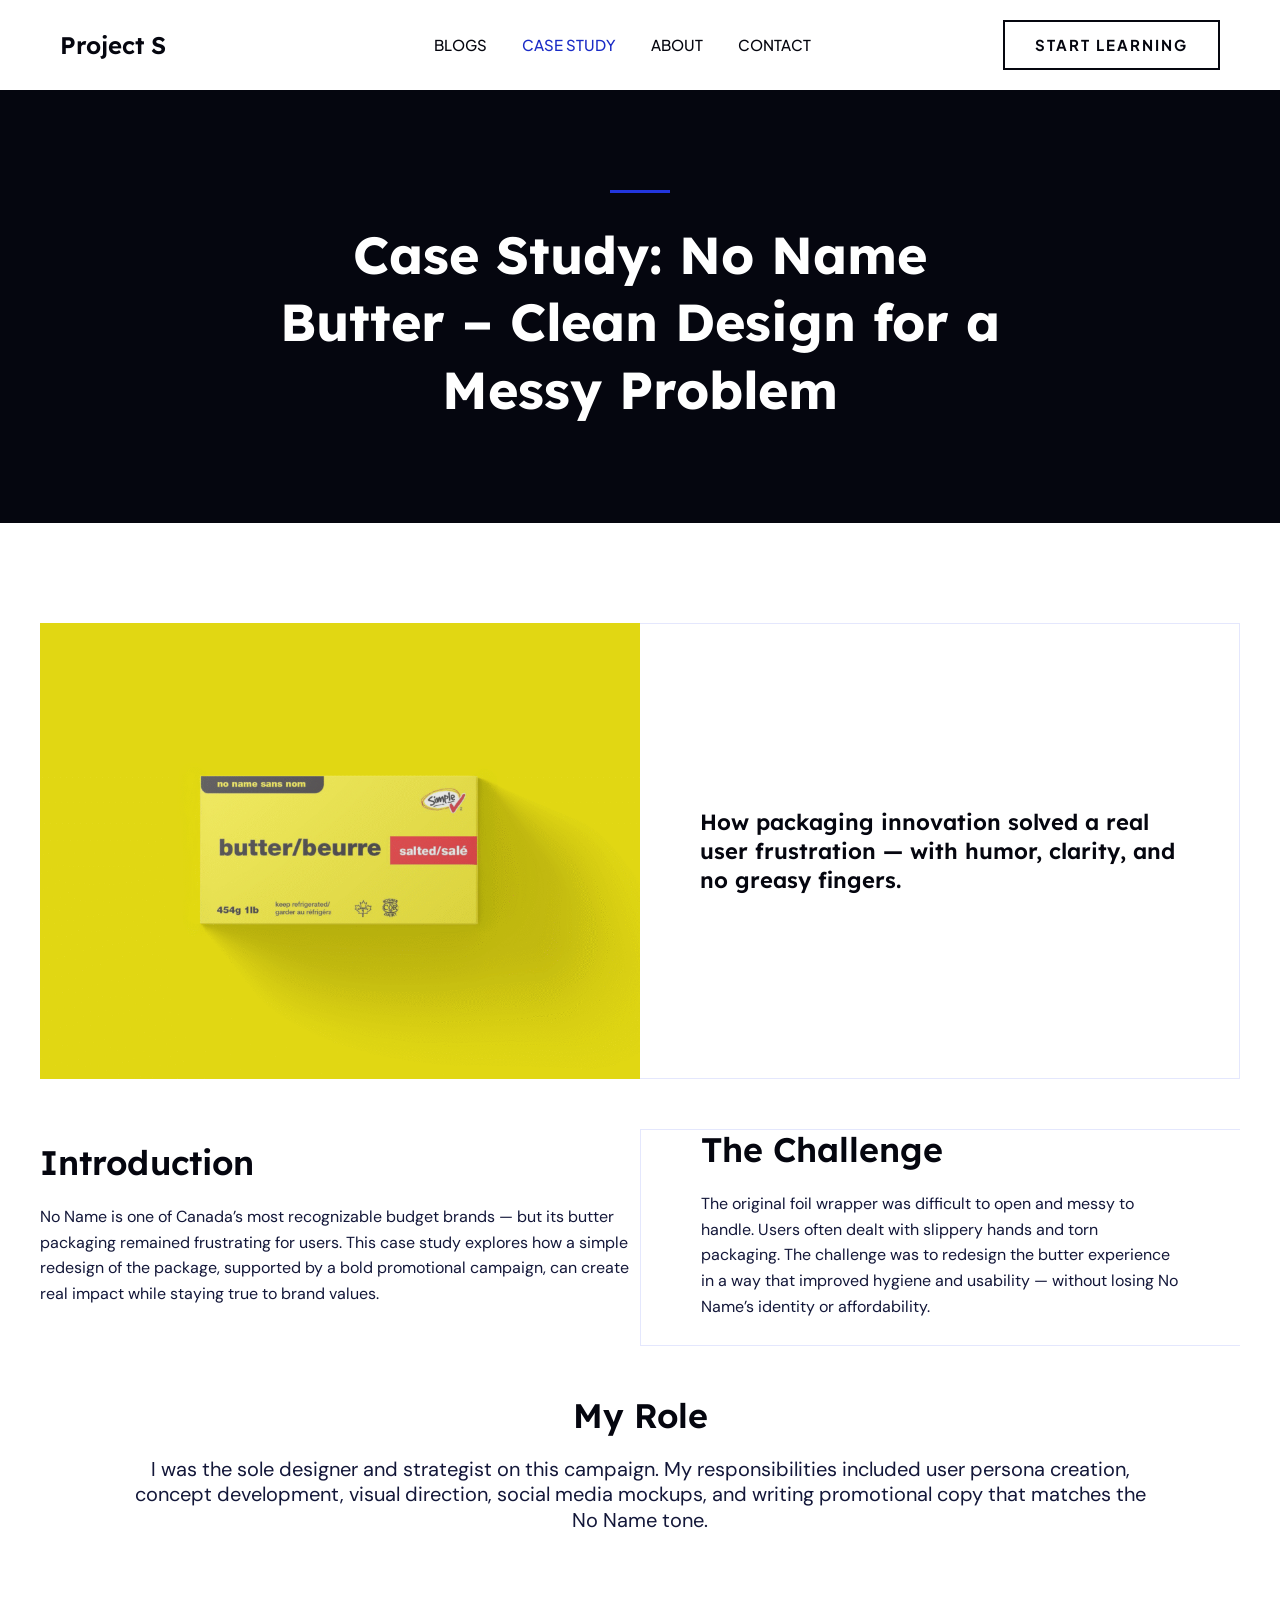
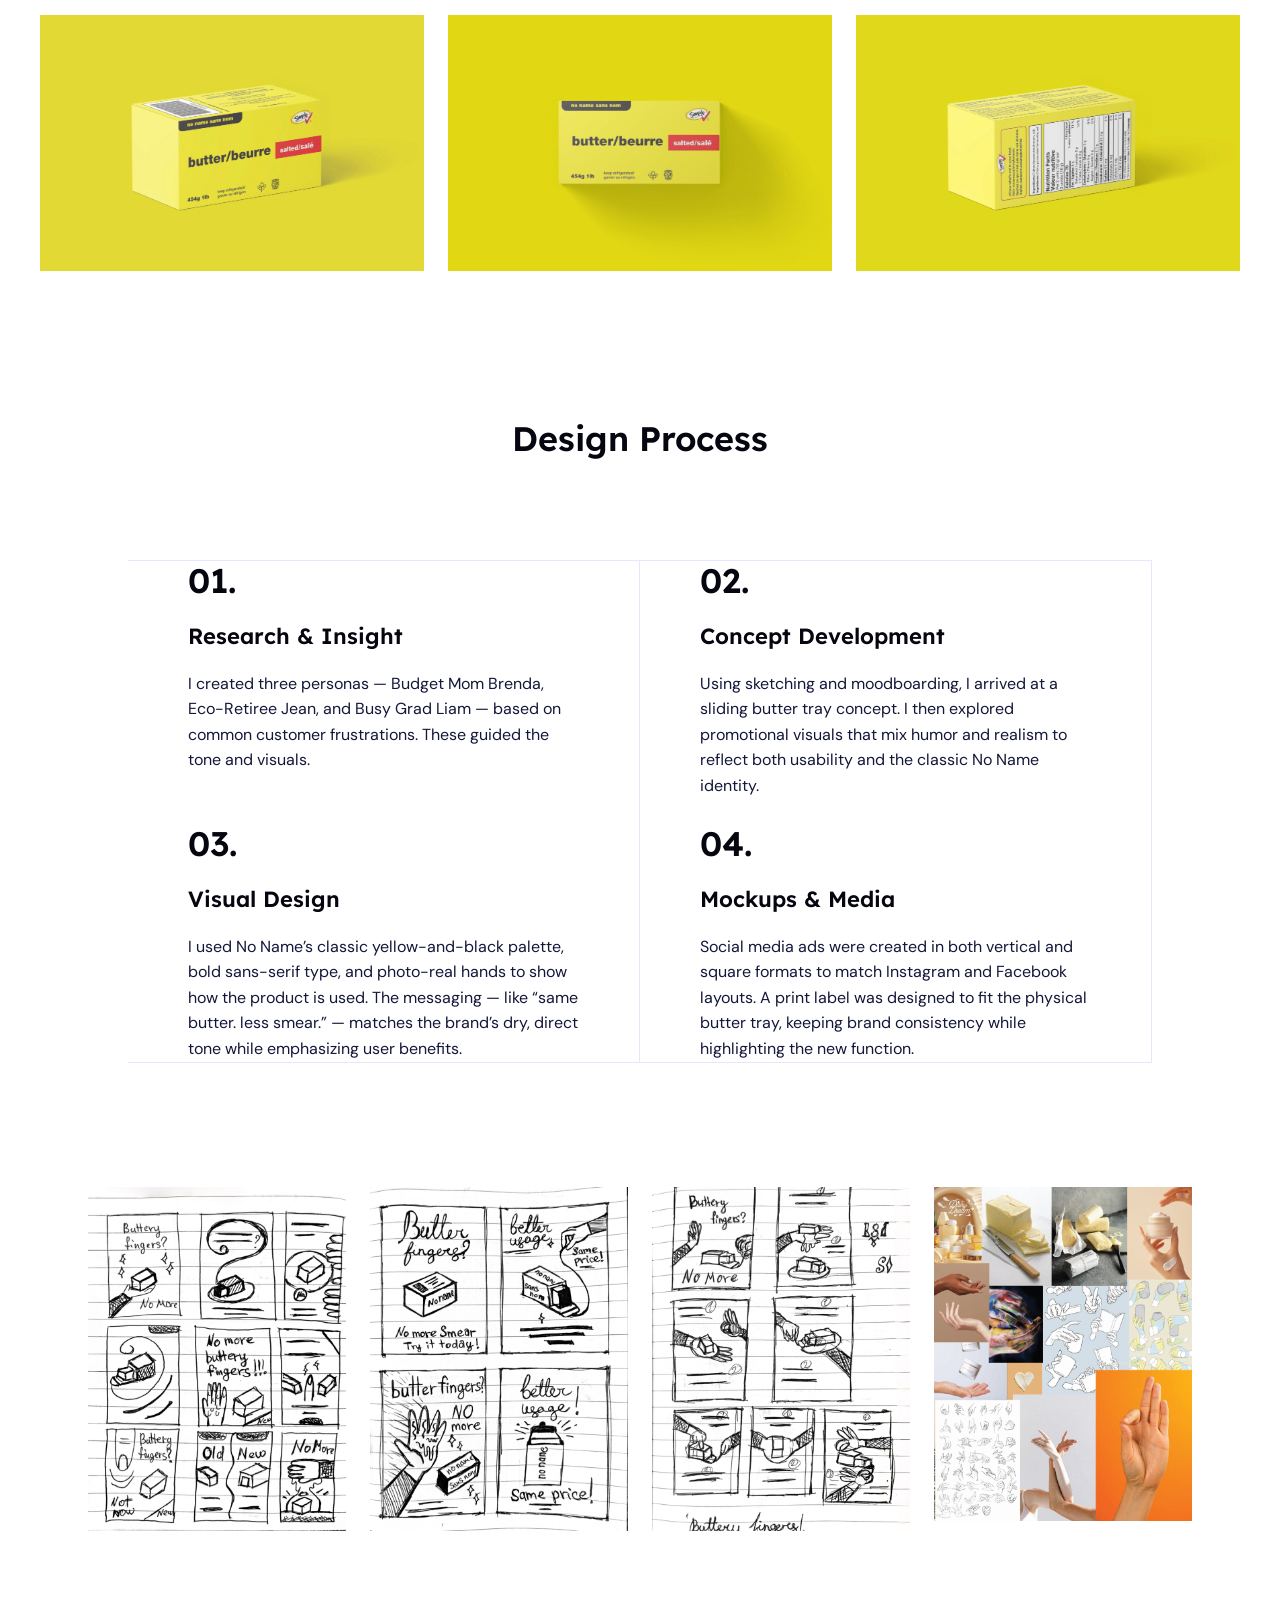
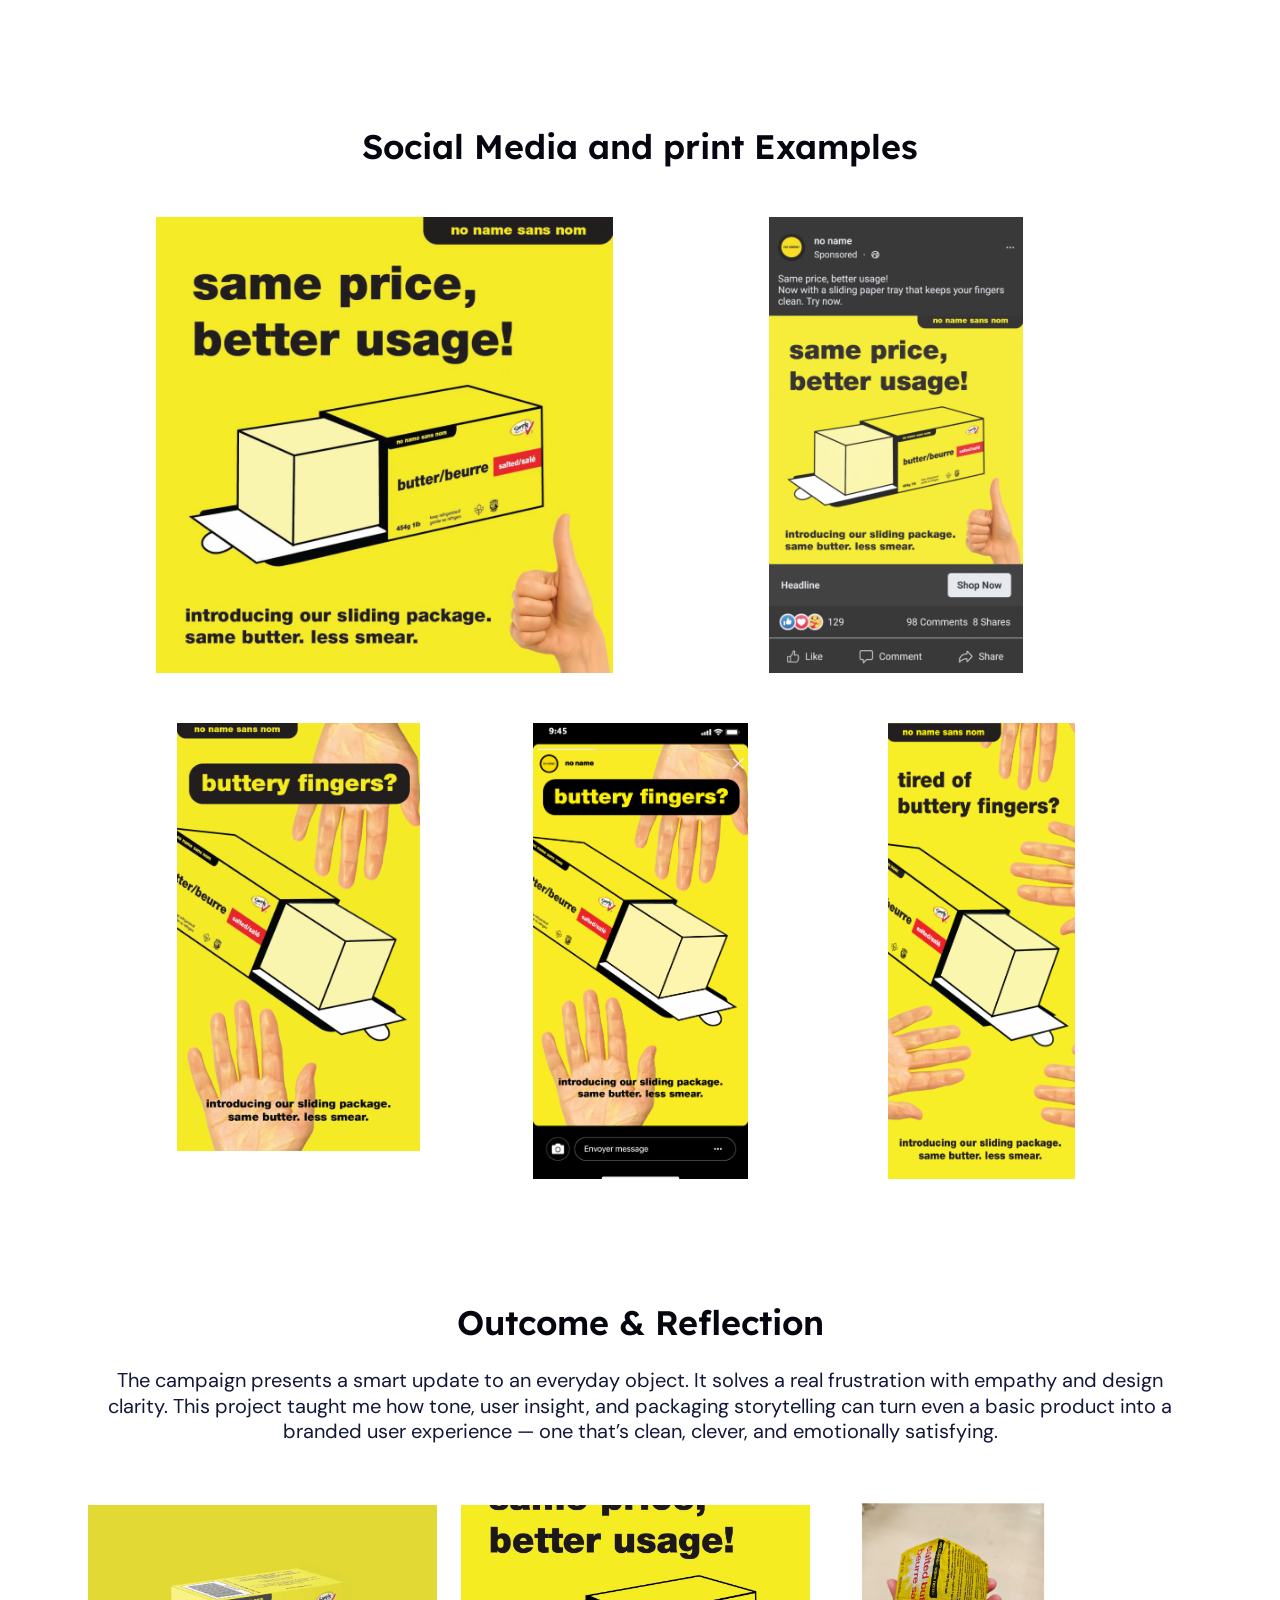
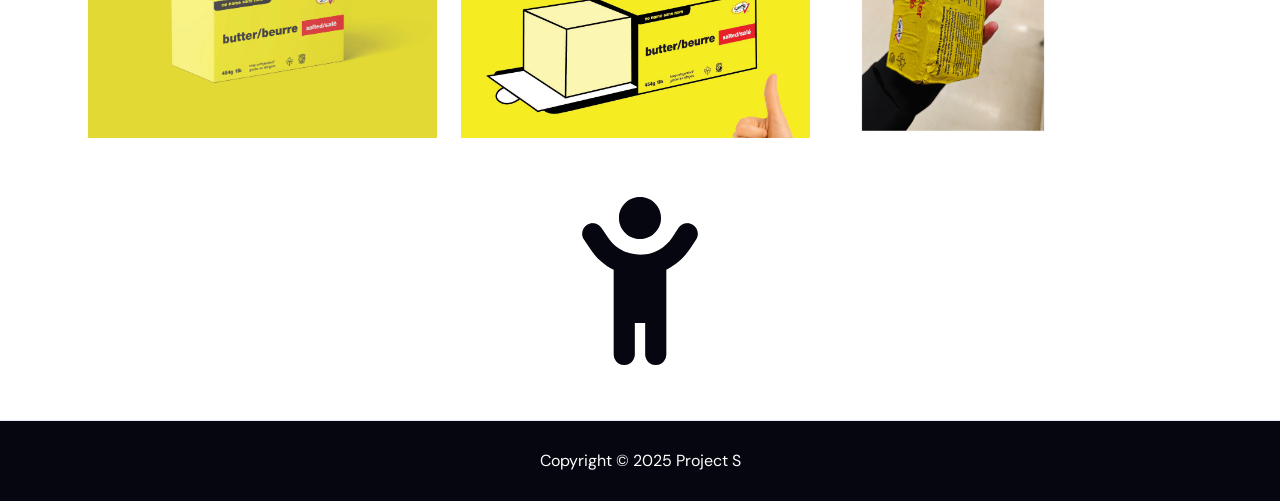
<file: case-study/index.html>
<!DOCTYPE html>
<html lang="en-US">
<head>
<meta charset="UTF-8">
<meta name="viewport" content="width=device-width, initial-scale=1">
	<link rel="profile" href="https://gmpg.org/xfn/11"> 
	<title>Case Study &#8211; Project S</title>
<meta name="robots" content="max-image-preview:large">
	<style>img:is([sizes="auto" i], [sizes^="auto," i]) { contain-intrinsic-size: 3000px 1500px }</style>
	<link rel="dns-prefetch" href="//fonts.googleapis.com">
<link rel="alternate" type="application/rss+xml" title="Project S &raquo; Feed" href="https://sofisanzh.github.io/blog-project/feed/">
<link rel="alternate" type="application/rss+xml" title="Project S &raquo; Comments Feed" href="https://sofisanzh.github.io/blog-project/comments/feed/">
<script>
window._wpemojiSettings = {"baseUrl":"https:\/\/s.w.org\/images\/core\/emoji\/15.1.0\/72x72\/","ext":".png","svgUrl":"https:\/\/s.w.org\/images\/core\/emoji\/15.1.0\/svg\/","svgExt":".svg","source":{"concatemoji":"https:\/\/sofisanzh.github.io\/blog-project\/wp-includes\/js\/wp-emoji-release.min.js?ver=6.8"}};
/*! This file is auto-generated */
!function(i,n){var o,s,e;function c(e){try{var t={supportTests:e,timestamp:(new Date).valueOf()};sessionStorage.setItem(o,JSON.stringify(t))}catch(e){}}function p(e,t,n){e.clearRect(0,0,e.canvas.width,e.canvas.height),e.fillText(t,0,0);var t=new Uint32Array(e.getImageData(0,0,e.canvas.width,e.canvas.height).data),r=(e.clearRect(0,0,e.canvas.width,e.canvas.height),e.fillText(n,0,0),new Uint32Array(e.getImageData(0,0,e.canvas.width,e.canvas.height).data));return t.every(function(e,t){return e===r[t]})}function u(e,t,n){switch(t){case"flag":return n(e,"🏳️‍⚧️","🏳️​⚧️")?!1:!n(e,"🇺🇳","🇺​🇳")&&!n(e,"🏴󠁧󠁢󠁥󠁮󠁧󠁿","🏴​󠁧​󠁢​󠁥​󠁮​󠁧​󠁿");case"emoji":return!n(e,"🐦‍🔥","🐦​🔥")}return!1}function f(e,t,n){var r="undefined"!=typeof WorkerGlobalScope&&self instanceof WorkerGlobalScope?new OffscreenCanvas(300,150):i.createElement("canvas"),a=r.getContext("2d",{willReadFrequently:!0}),o=(a.textBaseline="top",a.font="600 32px Arial",{});return e.forEach(function(e){o[e]=t(a,e,n)}),o}function t(e){var t=i.createElement("script");t.src=e,t.defer=!0,i.head.appendChild(t)}"undefined"!=typeof Promise&&(o="wpEmojiSettingsSupports",s=["flag","emoji"],n.supports={everything:!0,everythingExceptFlag:!0},e=new Promise(function(e){i.addEventListener("DOMContentLoaded",e,{once:!0})}),new Promise(function(t){var n=function(){try{var e=JSON.parse(sessionStorage.getItem(o));if("object"==typeof e&&"number"==typeof e.timestamp&&(new Date).valueOf()<e.timestamp+604800&&"object"==typeof e.supportTests)return e.supportTests}catch(e){}return null}();if(!n){if("undefined"!=typeof Worker&&"undefined"!=typeof OffscreenCanvas&&"undefined"!=typeof URL&&URL.createObjectURL&&"undefined"!=typeof Blob)try{var e="postMessage("+f.toString()+"("+[JSON.stringify(s),u.toString(),p.toString()].join(",")+"));",r=new Blob([e],{type:"text/javascript"}),a=new Worker(URL.createObjectURL(r),{name:"wpTestEmojiSupports"});return void(a.onmessage=function(e){c(n=e.data),a.terminate(),t(n)})}catch(e){}c(n=f(s,u,p))}t(n)}).then(function(e){for(var t in e)n.supports[t]=e[t],n.supports.everything=n.supports.everything&&n.supports[t],"flag"!==t&&(n.supports.everythingExceptFlag=n.supports.everythingExceptFlag&&n.supports[t]);n.supports.everythingExceptFlag=n.supports.everythingExceptFlag&&!n.supports.flag,n.DOMReady=!1,n.readyCallback=function(){n.DOMReady=!0}}).then(function(){return e}).then(function(){var e;n.supports.everything||(n.readyCallback(),(e=n.source||{}).concatemoji?t(e.concatemoji):e.wpemoji&&e.twemoji&&(t(e.twemoji),t(e.wpemoji)))}))}((window,document),window._wpemojiSettings);
</script>
<link rel="stylesheet" id="astra-theme-css-css" href="https://sofisanzh.github.io/blog-project/wp-content/themes/astra/assets/css/minified/main.min.css?ver=4.10.0" media="all">
<style id="astra-theme-css-inline-css">:root{--ast-post-nav-space:0;--ast-container-default-xlg-padding:2.5em;--ast-container-default-lg-padding:2.5em;--ast-container-default-slg-padding:2em;--ast-container-default-md-padding:2.5em;--ast-container-default-sm-padding:2.5em;--ast-container-default-xs-padding:2.4em;--ast-container-default-xxs-padding:1.8em;--ast-code-block-background:#ECEFF3;--ast-comment-inputs-background:#F9FAFB;--ast-normal-container-width:1200px;--ast-narrow-container-width:750px;--ast-blog-title-font-weight:600;--ast-blog-meta-weight:600;--ast-global-color-primary:var(--ast-global-color-5);--ast-global-color-secondary:var(--ast-global-color-4);--ast-global-color-alternate-background:var(--ast-global-color-7);--ast-global-color-subtle-background:var(--ast-global-color-6);--ast-bg-style-guide:#F8FAFC;--ast-shadow-style-guide:0px 0px 4px 0 #00000057;--ast-global-dark-bg-style:#fff;--ast-global-dark-lfs:#fbfbfb;--ast-widget-bg-color:#fafafa;--ast-wc-container-head-bg-color:#fbfbfb;--ast-title-layout-bg:#eeeeee;--ast-search-border-color:#e7e7e7;--ast-lifter-hover-bg:#e6e6e6;--ast-gallery-block-color:#000;--srfm-color-input-label:var(--ast-global-color-2);}html{font-size:100%;}a{color:var(--ast-global-color-0);}a:hover,a:focus{color:var(--ast-global-color-1);}body,button,input,select,textarea,.ast-button,.ast-custom-button{font-family:'DM Sans',sans-serif;font-weight:400;font-size:16px;font-size:1rem;line-height:var(--ast-body-line-height,1.6em);}blockquote{color:var(--ast-global-color-3);}h1,.entry-content h1,h2,.entry-content h2,h3,.entry-content h3,h4,.entry-content h4,h5,.entry-content h5,h6,.entry-content h6,.site-title,.site-title a{font-family:'Lexend',sans-serif;font-weight:600;line-height:1.2em;}.ast-site-identity .site-title a{color:var(--ast-global-color-2);}.ast-site-identity .site-title a:hover{color:var(--ast-global-color-2);}.site-title{font-size:24px;font-size:1.5rem;display:block;}.site-header .site-description{font-size:15px;font-size:0.9375rem;display:none;}.entry-title{font-size:26px;font-size:1.625rem;}.ast-blog-single-element.ast-taxonomy-container a{font-size:14px;font-size:0.875rem;}.ast-blog-meta-container{font-size:13px;font-size:0.8125rem;}.archive .ast-article-post .ast-article-inner,.blog .ast-article-post .ast-article-inner,.archive .ast-article-post .ast-article-inner:hover,.blog .ast-article-post .ast-article-inner:hover{overflow:hidden;}h1,.entry-content h1{font-size:52px;font-size:3.25rem;font-weight:700;font-family:'Lexend',sans-serif;line-height:1.3em;}h2,.entry-content h2{font-size:34px;font-size:2.125rem;font-weight:600;font-family:'Lexend',sans-serif;line-height:1.2em;}h3,.entry-content h3{font-size:22px;font-size:1.375rem;font-weight:600;font-family:'Lexend',sans-serif;line-height:1.3em;}h4,.entry-content h4{font-size:16px;font-size:1rem;line-height:1.3em;font-weight:600;font-family:'Lexend',sans-serif;}h5,.entry-content h5{font-size:15px;font-size:0.9375rem;line-height:1.5em;font-weight:600;font-family:'Lexend',sans-serif;}h6,.entry-content h6{font-size:14px;font-size:0.875rem;line-height:1.5em;font-weight:600;font-family:'Lexend',sans-serif;text-transform:uppercase;}::selection{background-color:var(--ast-global-color-0);color:#ffffff;}body,h1,.entry-title a,.entry-content h1,h2,.entry-content h2,h3,.entry-content h3,h4,.entry-content h4,h5,.entry-content h5,h6,.entry-content h6{color:var(--ast-global-color-3);}.tagcloud a:hover,.tagcloud a:focus,.tagcloud a.current-item{color:#ffffff;border-color:var(--ast-global-color-0);background-color:var(--ast-global-color-0);}input:focus,input[type="text"]:focus,input[type="email"]:focus,input[type="url"]:focus,input[type="password"]:focus,input[type="reset"]:focus,input[type="search"]:focus,textarea:focus{border-color:var(--ast-global-color-0);}input[type="radio"]:checked,input[type=reset],input[type="checkbox"]:checked,input[type="checkbox"]:hover:checked,input[type="checkbox"]:focus:checked,input[type=range]::-webkit-slider-thumb{border-color:var(--ast-global-color-0);background-color:var(--ast-global-color-0);box-shadow:none;}.site-footer a:hover + .post-count,.site-footer a:focus + .post-count{background:var(--ast-global-color-0);border-color:var(--ast-global-color-0);}.single .nav-links .nav-previous,.single .nav-links .nav-next{color:var(--ast-global-color-0);}.entry-meta,.entry-meta *{line-height:1.45;color:var(--ast-global-color-0);font-weight:600;}.entry-meta a:not(.ast-button):hover,.entry-meta a:not(.ast-button):hover *,.entry-meta a:not(.ast-button):focus,.entry-meta a:not(.ast-button):focus *,.page-links > .page-link,.page-links .page-link:hover,.post-navigation a:hover{color:var(--ast-global-color-1);}#cat option,.secondary .calendar_wrap thead a,.secondary .calendar_wrap thead a:visited{color:var(--ast-global-color-0);}.secondary .calendar_wrap #today,.ast-progress-val span{background:var(--ast-global-color-0);}.secondary a:hover + .post-count,.secondary a:focus + .post-count{background:var(--ast-global-color-0);border-color:var(--ast-global-color-0);}.calendar_wrap #today > a{color:#ffffff;}.page-links .page-link,.single .post-navigation a{color:var(--ast-global-color-3);}.ast-search-menu-icon .search-form button.search-submit{padding:0 4px;}.ast-search-menu-icon form.search-form{padding-right:0;}.ast-search-menu-icon.slide-search input.search-field{width:0;}.ast-header-search .ast-search-menu-icon.ast-dropdown-active .search-form,.ast-header-search .ast-search-menu-icon.ast-dropdown-active .search-field:focus{transition:all 0.2s;}.search-form input.search-field:focus{outline:none;}.ast-search-menu-icon .search-form button.search-submit:focus,.ast-theme-transparent-header .ast-header-search .ast-dropdown-active .ast-icon,.ast-theme-transparent-header .ast-inline-search .search-field:focus .ast-icon{color:var(--ast-global-color-1);}.ast-header-search .slide-search .search-form{border:2px solid var(--ast-global-color-0);}.ast-header-search .slide-search .search-field{background-color:(--ast-global-dark-bg-style);}.ast-archive-title{color:var(--ast-global-color-2);}.widget-title,.widget .wp-block-heading{font-size:22px;font-size:1.375rem;color:var(--ast-global-color-2);}.ast-single-post .entry-content a,.ast-comment-content a:not(.ast-comment-edit-reply-wrap a){text-decoration:underline;}.ast-single-post .elementor-widget-button .elementor-button,.ast-single-post .entry-content .uagb-tab a,.ast-single-post .entry-content .uagb-ifb-cta a,.ast-single-post .entry-content .uabb-module-content a,.ast-single-post .entry-content .uagb-post-grid a,.ast-single-post .entry-content .uagb-timeline a,.ast-single-post .entry-content .uagb-toc__wrap a,.ast-single-post .entry-content .uagb-taxomony-box a,.ast-single-post .entry-content .woocommerce a,.entry-content .wp-block-latest-posts > li > a,.ast-single-post .entry-content .wp-block-file__button,li.ast-post-filter-single,.ast-single-post .ast-comment-content .comment-reply-link,.ast-single-post .ast-comment-content .comment-edit-link{text-decoration:none;}.ast-search-menu-icon.slide-search a:focus-visible:focus-visible,.astra-search-icon:focus-visible,#close:focus-visible,a:focus-visible,.ast-menu-toggle:focus-visible,.site .skip-link:focus-visible,.wp-block-loginout input:focus-visible,.wp-block-search.wp-block-search__button-inside .wp-block-search__inside-wrapper,.ast-header-navigation-arrow:focus-visible,.woocommerce .wc-proceed-to-checkout > .checkout-button:focus-visible,.woocommerce .woocommerce-MyAccount-navigation ul li a:focus-visible,.ast-orders-table__row .ast-orders-table__cell:focus-visible,.woocommerce .woocommerce-order-details .order-again > .button:focus-visible,.woocommerce .woocommerce-message a.button.wc-forward:focus-visible,.woocommerce #minus_qty:focus-visible,.woocommerce #plus_qty:focus-visible,a#ast-apply-coupon:focus-visible,.woocommerce .woocommerce-info a:focus-visible,.woocommerce .astra-shop-summary-wrap a:focus-visible,.woocommerce a.wc-forward:focus-visible,#ast-apply-coupon:focus-visible,.woocommerce-js .woocommerce-mini-cart-item a.remove:focus-visible,#close:focus-visible,.button.search-submit:focus-visible,#search_submit:focus,.normal-search:focus-visible,.ast-header-account-wrap:focus-visible,.woocommerce .ast-on-card-button.ast-quick-view-trigger:focus{outline-style:dotted;outline-color:inherit;outline-width:thin;}input:focus,input[type="text"]:focus,input[type="email"]:focus,input[type="url"]:focus,input[type="password"]:focus,input[type="reset"]:focus,input[type="search"]:focus,input[type="number"]:focus,textarea:focus,.wp-block-search__input:focus,[data-section="section-header-mobile-trigger"] .ast-button-wrap .ast-mobile-menu-trigger-minimal:focus,.ast-mobile-popup-drawer.active .menu-toggle-close:focus,.woocommerce-ordering select.orderby:focus,#ast-scroll-top:focus,#coupon_code:focus,.woocommerce-page #comment:focus,.woocommerce #reviews #respond input#submit:focus,.woocommerce a.add_to_cart_button:focus,.woocommerce .button.single_add_to_cart_button:focus,.woocommerce .woocommerce-cart-form button:focus,.woocommerce .woocommerce-cart-form__cart-item .quantity .qty:focus,.woocommerce .woocommerce-billing-fields .woocommerce-billing-fields__field-wrapper .woocommerce-input-wrapper > .input-text:focus,.woocommerce #order_comments:focus,.woocommerce #place_order:focus,.woocommerce .woocommerce-address-fields .woocommerce-address-fields__field-wrapper .woocommerce-input-wrapper > .input-text:focus,.woocommerce .woocommerce-MyAccount-content form button:focus,.woocommerce .woocommerce-MyAccount-content .woocommerce-EditAccountForm .woocommerce-form-row .woocommerce-Input.input-text:focus,.woocommerce .ast-woocommerce-container .woocommerce-pagination ul.page-numbers li a:focus,body #content .woocommerce form .form-row .select2-container--default .select2-selection--single:focus,#ast-coupon-code:focus,.woocommerce.woocommerce-js .quantity input[type=number]:focus,.woocommerce-js .woocommerce-mini-cart-item .quantity input[type=number]:focus,.woocommerce p#ast-coupon-trigger:focus{border-style:dotted;border-color:inherit;border-width:thin;}input{outline:none;}.ast-logo-title-inline .site-logo-img{padding-right:1em;}body .ast-oembed-container *{position:absolute;top:0;width:100%;height:100%;left:0;}body .wp-block-embed-pocket-casts .ast-oembed-container *{position:unset;}.ast-single-post-featured-section + article {margin-top: 2em;}.site-content .ast-single-post-featured-section img {width: 100%;overflow: hidden;object-fit: cover;}.ast-separate-container .site-content .ast-single-post-featured-section + article {margin-top: -80px;z-index: 9;position: relative;border-radius: 4px;}@media (min-width: 922px) {.ast-no-sidebar .site-content .ast-article-image-container--wide {margin-left: -120px;margin-right: -120px;max-width: unset;width: unset;}.ast-left-sidebar .site-content .ast-article-image-container--wide,.ast-right-sidebar .site-content .ast-article-image-container--wide {margin-left: -10px;margin-right: -10px;}.site-content .ast-article-image-container--full {margin-left: calc( -50vw + 50%);margin-right: calc( -50vw + 50%);max-width: 100vw;width: 100vw;}.ast-left-sidebar .site-content .ast-article-image-container--full,.ast-right-sidebar .site-content .ast-article-image-container--full {margin-left: -10px;margin-right: -10px;max-width: inherit;width: auto;}}.site > .ast-single-related-posts-container {margin-top: 0;}@media (min-width: 922px) {.ast-desktop .ast-container--narrow {max-width: var(--ast-narrow-container-width);margin: 0 auto;}}input[type="text"],input[type="number"],input[type="email"],input[type="url"],input[type="password"],input[type="search"],input[type=reset],input[type=tel],input[type=date],select,textarea{font-size:16px;font-style:normal;font-weight:400;line-height:24px;width:100%;padding:12px 16px;border-radius:4px;box-shadow:0px 1px 2px 0px rgba(0,0,0,0.05);color:var(--ast-form-input-text,#475569);}input[type="text"],input[type="number"],input[type="email"],input[type="url"],input[type="password"],input[type="search"],input[type=reset],input[type=tel],input[type=date],select{height:40px;}input[type="date"]{border-width:1px;border-style:solid;border-color:var(--ast-border-color);background:var( --ast-global-color-secondary,--ast-global-color-5 );}input[type="text"]:focus,input[type="number"]:focus,input[type="email"]:focus,input[type="url"]:focus,input[type="password"]:focus,input[type="search"]:focus,input[type=reset]:focus,input[type="tel"]:focus,input[type="date"]:focus,select:focus,textarea:focus{border-color:#046BD2;box-shadow:none;outline:none;color:var(--ast-form-input-focus-text,#475569);}label,legend{color:#111827;font-size:14px;font-style:normal;font-weight:500;line-height:20px;}select{padding:6px 10px;}fieldset{padding:30px;border-radius:4px;}button,.ast-button,.button,input[type="button"],input[type="reset"],input[type="submit"]{border-radius:4px;box-shadow:0px 1px 2px 0px rgba(0,0,0,0.05);}:root{--ast-comment-inputs-background:#FFF;}::placeholder{color:var(--ast-form-field-color,#9CA3AF);}::-ms-input-placeholder{color:var(--ast-form-field-color,#9CA3AF);}@media (max-width:921.9px){#ast-desktop-header{display:none;}}@media (min-width:922px){#ast-mobile-header{display:none;}}.wp-block-buttons.aligncenter{justify-content:center;}@media (max-width:921px){.ast-theme-transparent-header #primary,.ast-theme-transparent-header #secondary{padding:0;}}@media (max-width:921px){.ast-plain-container.ast-no-sidebar #primary{padding:0;}}.ast-plain-container.ast-no-sidebar #primary{margin-top:0;margin-bottom:0;}@media (max-width:921px){.ast-separate-container #primary,.ast-narrow-container #primary{padding-top:0px;}}@media (max-width:544px){.ast-separate-container #primary,.ast-narrow-container #primary{padding-top:0px;}}@media (max-width:921px){.ast-separate-container #primary,.ast-narrow-container #primary{padding-bottom:0px;}}@media (max-width:544px){.ast-separate-container #primary,.ast-narrow-container #primary{padding-bottom:0px;}}.wp-block-button.is-style-outline .wp-block-button__link{border-color:var(--ast-global-color-0);border-top-width:2px;border-right-width:2px;border-bottom-width:2px;border-left-width:2px;}div.wp-block-button.is-style-outline > .wp-block-button__link:not(.has-text-color),div.wp-block-button.wp-block-button__link.is-style-outline:not(.has-text-color){color:var(--ast-global-color-0);}.wp-block-button.is-style-outline .wp-block-button__link:hover,.wp-block-buttons .wp-block-button.is-style-outline .wp-block-button__link:focus,.wp-block-buttons .wp-block-button.is-style-outline > .wp-block-button__link:not(.has-text-color):hover,.wp-block-buttons .wp-block-button.wp-block-button__link.is-style-outline:not(.has-text-color):hover{color:#ffffff;background-color:var(--ast-global-color-1);border-color:var(--ast-global-color-1);}.post-page-numbers.current .page-link,.ast-pagination .page-numbers.current{color:#ffffff;border-color:var(--ast-global-color-0);background-color:var(--ast-global-color-0);}.wp-block-button.is-style-outline .wp-block-button__link{border-top-width:2px;border-right-width:2px;border-bottom-width:2px;border-left-width:2px;}.wp-block-buttons .wp-block-button.is-style-outline .wp-block-button__link.wp-element-button,.ast-outline-button,.wp-block-uagb-buttons-child .uagb-buttons-repeater.ast-outline-button{border-color:var(--ast-global-color-2);border-top-width:2px;border-right-width:2px;border-bottom-width:2px;border-left-width:2px;font-family:'Plus Jakarta Sans',sans-serif;font-weight:700;font-size:15px;font-size:0.9375rem;line-height:1.6em;text-transform:uppercase;letter-spacing:2px;padding-top:14px;padding-right:32px;padding-bottom:14px;padding-left:32px;border-top-left-radius:0px;border-top-right-radius:0px;border-bottom-right-radius:0px;border-bottom-left-radius:0px;}.wp-block-buttons .wp-block-button.is-style-outline > .wp-block-button__link:not(.has-text-color),.wp-block-buttons .wp-block-button.wp-block-button__link.is-style-outline:not(.has-text-color),.ast-outline-button{color:var(--ast-global-color-2);}.wp-block-button.is-style-outline .wp-block-button__link:hover,.wp-block-buttons .wp-block-button.is-style-outline .wp-block-button__link:focus,.wp-block-buttons .wp-block-button.is-style-outline > .wp-block-button__link:not(.has-text-color):hover,.wp-block-buttons .wp-block-button.wp-block-button__link.is-style-outline:not(.has-text-color):hover,.ast-outline-button:hover,.ast-outline-button:focus,.wp-block-uagb-buttons-child .uagb-buttons-repeater.ast-outline-button:hover,.wp-block-uagb-buttons-child .uagb-buttons-repeater.ast-outline-button:focus{color:#ffffff;background-color:var(--ast-global-color-1);border-color:var(--ast-global-color-1);}.ast-single-post .entry-content a.ast-outline-button,.ast-single-post .entry-content .is-style-outline>.wp-block-button__link{text-decoration:none;}.wp-block-button .wp-block-button__link.wp-element-button.is-style-outline:not(.has-background),.wp-block-button.is-style-outline>.wp-block-button__link.wp-element-button:not(.has-background),.ast-outline-button{background-color:rgba(0,0,0,0);}.uagb-buttons-repeater.ast-outline-button{border-radius:9999px;}@media (max-width:921px){.wp-block-buttons .wp-block-button.is-style-outline .wp-block-button__link.wp-element-button,.ast-outline-button,.wp-block-uagb-buttons-child .uagb-buttons-repeater.ast-outline-button{font-size:14px;font-size:0.875rem;padding-top:14px;padding-right:30px;padding-bottom:14px;padding-left:30px;}}@media (max-width:544px){.wp-block-buttons .wp-block-button.is-style-outline .wp-block-button__link.wp-element-button,.ast-outline-button,.wp-block-uagb-buttons-child .uagb-buttons-repeater.ast-outline-button{font-size:14px;font-size:0.875rem;padding-top:14px;padding-right:25px;padding-bottom:14px;padding-left:25px;}}.entry-content[data-ast-blocks-layout] > figure{margin-bottom:1em;}h1.widget-title{font-weight:700;}h2.widget-title{font-weight:600;}h3.widget-title{font-weight:600;}#page{display:flex;flex-direction:column;min-height:100vh;}.ast-404-layout-1 h1.page-title{color:var(--ast-global-color-2);}.single .post-navigation a{line-height:1em;height:inherit;}.error-404 .page-sub-title{font-size:1.5rem;font-weight:inherit;}.search .site-content .content-area .search-form{margin-bottom:0;}#page .site-content{flex-grow:1;}.widget{margin-bottom:1.25em;}#secondary li{line-height:1.5em;}#secondary .wp-block-group h2{margin-bottom:0.7em;}#secondary h2{font-size:1.7rem;}.ast-separate-container .ast-article-post,.ast-separate-container .ast-article-single,.ast-separate-container .comment-respond{padding:3em;}.ast-separate-container .ast-article-single .ast-article-single{padding:0;}.ast-article-single .wp-block-post-template-is-layout-grid{padding-left:0;}.ast-separate-container .comments-title,.ast-narrow-container .comments-title{padding:1.5em 2em;}.ast-page-builder-template .comment-form-textarea,.ast-comment-formwrap .ast-grid-common-col{padding:0;}.ast-comment-formwrap{padding:0;display:inline-flex;column-gap:20px;width:100%;margin-left:0;margin-right:0;}.comments-area textarea#comment:focus,.comments-area textarea#comment:active,.comments-area .ast-comment-formwrap input[type="text"]:focus,.comments-area .ast-comment-formwrap input[type="text"]:active {box-shadow:none;outline:none;}.archive.ast-page-builder-template .entry-header{margin-top:2em;}.ast-page-builder-template .ast-comment-formwrap{width:100%;}.entry-title{margin-bottom:0.6em;}.ast-archive-description p{font-size:inherit;font-weight:inherit;line-height:inherit;}.ast-separate-container .ast-comment-list li.depth-1,.hentry{margin-bottom:1.5em;}.site-content section.ast-archive-description{margin-bottom:2em;}@media (min-width:921px){.ast-left-sidebar.ast-page-builder-template #secondary,.archive.ast-right-sidebar.ast-page-builder-template .site-main{padding-left:20px;padding-right:20px;}}@media (max-width:544px){.ast-comment-formwrap.ast-row{column-gap:10px;display:inline-block;}#ast-commentform .ast-grid-common-col{position:relative;width:100%;}}@media (min-width:1201px){.ast-separate-container .ast-article-post,.ast-separate-container .ast-article-single,.ast-separate-container .ast-author-box,.ast-separate-container .ast-404-layout-1,.ast-separate-container .no-results{padding:3em;}}@media (max-width:921px){.ast-separate-container #primary,.ast-separate-container #secondary{padding:1.5em 0;}#primary,#secondary{padding:1.5em 0;margin:0;}.ast-left-sidebar #content > .ast-container{display:flex;flex-direction:column-reverse;width:100%;}}@media (min-width:922px){.ast-separate-container.ast-right-sidebar #primary,.ast-separate-container.ast-left-sidebar #primary{border:0;}.search-no-results.ast-separate-container #primary{margin-bottom:4em;}}.wp-block-button .wp-block-button__link{color:#ffffff;}.wp-block-button .wp-block-button__link:hover,.wp-block-button .wp-block-button__link:focus{color:#ffffff;background-color:var(--ast-global-color-1);border-color:var(--ast-global-color-1);}.elementor-widget-heading h1.elementor-heading-title{line-height:1.3em;}.elementor-widget-heading h2.elementor-heading-title{line-height:1.2em;}.elementor-widget-heading h3.elementor-heading-title{line-height:1.3em;}.elementor-widget-heading h4.elementor-heading-title{line-height:1.3em;}.elementor-widget-heading h5.elementor-heading-title{line-height:1.5em;}.elementor-widget-heading h6.elementor-heading-title{line-height:1.5em;}.wp-block-button .wp-block-button__link,.wp-block-search .wp-block-search__button,body .wp-block-file .wp-block-file__button{border-style:solid;border-top-width:2px;border-right-width:2px;border-left-width:2px;border-bottom-width:2px;border-color:var(--ast-global-color-0);background-color:var(--ast-global-color-0);color:#ffffff;font-family:'Plus Jakarta Sans',sans-serif;font-weight:700;line-height:1.6em;text-transform:uppercase;font-size:15px;font-size:0.9375rem;border-top-left-radius:0px;border-top-right-radius:0px;border-bottom-right-radius:0px;border-bottom-left-radius:0px;padding-top:14px;padding-right:32px;padding-bottom:14px;padding-left:32px;}.ast-single-post .entry-content .wp-block-button .wp-block-button__link,.ast-single-post .entry-content .wp-block-search .wp-block-search__button,body .entry-content .wp-block-file .wp-block-file__button{text-decoration:none;}@media (max-width:921px){.wp-block-button .wp-block-button__link,.wp-block-search .wp-block-search__button,body .wp-block-file .wp-block-file__button{font-size:14px;font-size:0.875rem;padding-top:14px;padding-right:30px;padding-bottom:14px;padding-left:30px;border-top-left-radius:0px;border-top-right-radius:0px;border-bottom-right-radius:0px;border-bottom-left-radius:0px;}}@media (max-width:544px){.wp-block-button .wp-block-button__link,.wp-block-search .wp-block-search__button,body .wp-block-file .wp-block-file__button{font-size:14px;font-size:0.875rem;padding-top:14px;padding-right:25px;padding-bottom:14px;padding-left:25px;border-top-left-radius:0px;border-top-right-radius:0px;border-bottom-right-radius:0px;border-bottom-left-radius:0px;}}.menu-toggle,button,.ast-button,.ast-custom-button,.button,input#submit,input[type="button"],input[type="submit"],input[type="reset"],#comments .submit,.search .search-submit,form[CLASS*="wp-block-search__"].wp-block-search .wp-block-search__inside-wrapper .wp-block-search__button,body .wp-block-file .wp-block-file__button,.search .search-submit,.woocommerce-js a.button,.woocommerce button.button,.woocommerce .woocommerce-message a.button,.woocommerce #respond input#submit.alt,.woocommerce input.button.alt,.woocommerce input.button,.woocommerce input.button:disabled,.woocommerce input.button:disabled[disabled],.woocommerce input.button:disabled:hover,.woocommerce input.button:disabled[disabled]:hover,.woocommerce #respond input#submit,.woocommerce button.button.alt.disabled,.wc-block-grid__products .wc-block-grid__product .wp-block-button__link,.wc-block-grid__product-onsale,[CLASS*="wc-block"] button,.woocommerce-js .astra-cart-drawer .astra-cart-drawer-content .woocommerce-mini-cart__buttons .button:not(.checkout):not(.ast-continue-shopping),.woocommerce-js .astra-cart-drawer .astra-cart-drawer-content .woocommerce-mini-cart__buttons a.checkout,.woocommerce button.button.alt.disabled.wc-variation-selection-needed,[CLASS*="wc-block"] .wc-block-components-button{border-style:solid;border-top-width:2px;border-right-width:2px;border-left-width:2px;border-bottom-width:2px;color:#ffffff;border-color:var(--ast-global-color-0);background-color:var(--ast-global-color-0);padding-top:14px;padding-right:32px;padding-bottom:14px;padding-left:32px;font-family:'Plus Jakarta Sans',sans-serif;font-weight:700;font-size:15px;font-size:0.9375rem;line-height:1.6em;text-transform:uppercase;border-top-left-radius:0px;border-top-right-radius:0px;border-bottom-right-radius:0px;border-bottom-left-radius:0px;}button:focus,.menu-toggle:hover,button:hover,.ast-button:hover,.ast-custom-button:hover .button:hover,.ast-custom-button:hover ,input[type=reset]:hover,input[type=reset]:focus,input#submit:hover,input#submit:focus,input[type="button"]:hover,input[type="button"]:focus,input[type="submit"]:hover,input[type="submit"]:focus,form[CLASS*="wp-block-search__"].wp-block-search .wp-block-search__inside-wrapper .wp-block-search__button:hover,form[CLASS*="wp-block-search__"].wp-block-search .wp-block-search__inside-wrapper .wp-block-search__button:focus,body .wp-block-file .wp-block-file__button:hover,body .wp-block-file .wp-block-file__button:focus,.woocommerce-js a.button:hover,.woocommerce button.button:hover,.woocommerce .woocommerce-message a.button:hover,.woocommerce #respond input#submit:hover,.woocommerce #respond input#submit.alt:hover,.woocommerce input.button.alt:hover,.woocommerce input.button:hover,.woocommerce button.button.alt.disabled:hover,.wc-block-grid__products .wc-block-grid__product .wp-block-button__link:hover,[CLASS*="wc-block"] button:hover,.woocommerce-js .astra-cart-drawer .astra-cart-drawer-content .woocommerce-mini-cart__buttons .button:not(.checkout):not(.ast-continue-shopping):hover,.woocommerce-js .astra-cart-drawer .astra-cart-drawer-content .woocommerce-mini-cart__buttons a.checkout:hover,.woocommerce button.button.alt.disabled.wc-variation-selection-needed:hover,[CLASS*="wc-block"] .wc-block-components-button:hover,[CLASS*="wc-block"] .wc-block-components-button:focus{color:#ffffff;background-color:var(--ast-global-color-1);border-color:var(--ast-global-color-1);}form[CLASS*="wp-block-search__"].wp-block-search .wp-block-search__inside-wrapper .wp-block-search__button.has-icon{padding-top:calc(14px - 3px);padding-right:calc(32px - 3px);padding-bottom:calc(14px - 3px);padding-left:calc(32px - 3px);}@media (max-width:921px){.menu-toggle,button,.ast-button,.ast-custom-button,.button,input#submit,input[type="button"],input[type="submit"],input[type="reset"],#comments .submit,.search .search-submit,form[CLASS*="wp-block-search__"].wp-block-search .wp-block-search__inside-wrapper .wp-block-search__button,body .wp-block-file .wp-block-file__button,.search .search-submit,.woocommerce-js a.button,.woocommerce button.button,.woocommerce .woocommerce-message a.button,.woocommerce #respond input#submit.alt,.woocommerce input.button.alt,.woocommerce input.button,.woocommerce input.button:disabled,.woocommerce input.button:disabled[disabled],.woocommerce input.button:disabled:hover,.woocommerce input.button:disabled[disabled]:hover,.woocommerce #respond input#submit,.woocommerce button.button.alt.disabled,.wc-block-grid__products .wc-block-grid__product .wp-block-button__link,.wc-block-grid__product-onsale,[CLASS*="wc-block"] button,.woocommerce-js .astra-cart-drawer .astra-cart-drawer-content .woocommerce-mini-cart__buttons .button:not(.checkout):not(.ast-continue-shopping),.woocommerce-js .astra-cart-drawer .astra-cart-drawer-content .woocommerce-mini-cart__buttons a.checkout,.woocommerce button.button.alt.disabled.wc-variation-selection-needed,[CLASS*="wc-block"] .wc-block-components-button{padding-top:14px;padding-right:30px;padding-bottom:14px;padding-left:30px;font-size:14px;font-size:0.875rem;border-top-left-radius:0px;border-top-right-radius:0px;border-bottom-right-radius:0px;border-bottom-left-radius:0px;}}@media (max-width:544px){.menu-toggle,button,.ast-button,.ast-custom-button,.button,input#submit,input[type="button"],input[type="submit"],input[type="reset"],#comments .submit,.search .search-submit,form[CLASS*="wp-block-search__"].wp-block-search .wp-block-search__inside-wrapper .wp-block-search__button,body .wp-block-file .wp-block-file__button,.search .search-submit,.woocommerce-js a.button,.woocommerce button.button,.woocommerce .woocommerce-message a.button,.woocommerce #respond input#submit.alt,.woocommerce input.button.alt,.woocommerce input.button,.woocommerce input.button:disabled,.woocommerce input.button:disabled[disabled],.woocommerce input.button:disabled:hover,.woocommerce input.button:disabled[disabled]:hover,.woocommerce #respond input#submit,.woocommerce button.button.alt.disabled,.wc-block-grid__products .wc-block-grid__product .wp-block-button__link,.wc-block-grid__product-onsale,[CLASS*="wc-block"] button,.woocommerce-js .astra-cart-drawer .astra-cart-drawer-content .woocommerce-mini-cart__buttons .button:not(.checkout):not(.ast-continue-shopping),.woocommerce-js .astra-cart-drawer .astra-cart-drawer-content .woocommerce-mini-cart__buttons a.checkout,.woocommerce button.button.alt.disabled.wc-variation-selection-needed,[CLASS*="wc-block"] .wc-block-components-button{padding-top:14px;padding-right:25px;padding-bottom:14px;padding-left:25px;font-size:14px;font-size:0.875rem;border-top-left-radius:0px;border-top-right-radius:0px;border-bottom-right-radius:0px;border-bottom-left-radius:0px;}}@media (max-width:921px){.menu-toggle,button,.ast-button,.button,input#submit,input[type="button"],input[type="submit"],input[type="reset"]{font-size:14px;font-size:0.875rem;}.ast-mobile-header-stack .main-header-bar .ast-search-menu-icon{display:inline-block;}.ast-header-break-point.ast-header-custom-item-outside .ast-mobile-header-stack .main-header-bar .ast-search-icon{margin:0;}.ast-comment-avatar-wrap img{max-width:2.5em;}.ast-comment-meta{padding:0 1.8888em 1.3333em;}}@media (min-width:544px){.ast-container{max-width:100%;}}@media (max-width:544px){.ast-separate-container .ast-article-post,.ast-separate-container .ast-article-single,.ast-separate-container .comments-title,.ast-separate-container .ast-archive-description{padding:1.5em 1em;}.ast-separate-container #content .ast-container{padding-left:0.54em;padding-right:0.54em;}.ast-separate-container .ast-comment-list .bypostauthor{padding:.5em;}.ast-search-menu-icon.ast-dropdown-active .search-field{width:170px;}.menu-toggle,button,.ast-button,.button,input#submit,input[type="button"],input[type="submit"],input[type="reset"]{font-size:14px;font-size:0.875rem;}} #ast-mobile-header .ast-site-header-cart-li a{pointer-events:none;}.ast-separate-container{background-color:var(--ast-global-color-4);background-image:none;}@media (max-width:921px){.site-title{display:block;}.site-header .site-description{display:none;}.entry-title{font-size:24px;font-size:1.5rem;}h1,.entry-content h1{font-size:40px;}h2,.entry-content h2{font-size:30px;}h3,.entry-content h3{font-size:24px;}h4,.entry-content h4{font-size:16px;font-size:1rem;}h5,.entry-content h5{font-size:15px;font-size:0.9375rem;}h6,.entry-content h6{font-size:14px;font-size:0.875rem;}}@media (max-width:544px){.site-title{display:block;}.site-header .site-description{display:none;}.entry-title{font-size:24px;font-size:1.5rem;}h1,.entry-content h1{font-size:32px;}h2,.entry-content h2{font-size:26px;}h3,.entry-content h3{font-size:22px;}h4,.entry-content h4{font-size:16px;font-size:1rem;}h5,.entry-content h5{font-size:15px;font-size:0.9375rem;}h6,.entry-content h6{font-size:14px;font-size:0.875rem;}}@media (max-width:921px){html{font-size:91.2%;}}@media (max-width:544px){html{font-size:91.2%;}}@media (min-width:922px){.ast-container{max-width:1240px;}}@media (min-width:922px){.site-content .ast-container{display:flex;}}@media (max-width:921px){.site-content .ast-container{flex-direction:column;}}.entry-content h1,.entry-content h2,.entry-content h3,.entry-content h4,.entry-content h5,.entry-content h6{clear:none;}@media (min-width:922px){.main-header-menu .sub-menu .menu-item.ast-left-align-sub-menu:hover > .sub-menu,.main-header-menu .sub-menu .menu-item.ast-left-align-sub-menu.focus > .sub-menu{margin-left:-0px;}}.entry-content li > p{margin-bottom:0;}.site .comments-area{padding-top:2em;padding-bottom:2em;margin-top:2em;}.wp-block-file {display: flex;align-items: center;flex-wrap: wrap;justify-content: space-between;}.wp-block-pullquote {border: none;}.wp-block-pullquote blockquote::before {content: "\201D";font-family: "Helvetica",sans-serif;display: flex;transform: rotate( 180deg );font-size: 6rem;font-style: normal;line-height: 1;font-weight: bold;align-items: center;justify-content: center;}.has-text-align-right > blockquote::before {justify-content: flex-start;}.has-text-align-left > blockquote::before {justify-content: flex-end;}figure.wp-block-pullquote.is-style-solid-color blockquote {max-width: 100%;text-align: inherit;}:root {--wp--custom--ast-default-block-top-padding: 3em;--wp--custom--ast-default-block-right-padding: 3em;--wp--custom--ast-default-block-bottom-padding: 3em;--wp--custom--ast-default-block-left-padding: 3em;--wp--custom--ast-container-width: 1200px;--wp--custom--ast-content-width-size: 1200px;--wp--custom--ast-wide-width-size: calc(1200px + var(--wp--custom--ast-default-block-left-padding) + var(--wp--custom--ast-default-block-right-padding));}.ast-narrow-container {--wp--custom--ast-content-width-size: 750px;--wp--custom--ast-wide-width-size: 750px;}@media(max-width: 921px) {:root {--wp--custom--ast-default-block-top-padding: 3em;--wp--custom--ast-default-block-right-padding: 2em;--wp--custom--ast-default-block-bottom-padding: 3em;--wp--custom--ast-default-block-left-padding: 2em;}}@media(max-width: 544px) {:root {--wp--custom--ast-default-block-top-padding: 3em;--wp--custom--ast-default-block-right-padding: 1.5em;--wp--custom--ast-default-block-bottom-padding: 3em;--wp--custom--ast-default-block-left-padding: 1.5em;}}.entry-content > .wp-block-group,.entry-content > .wp-block-cover,.entry-content > .wp-block-columns {padding-top: var(--wp--custom--ast-default-block-top-padding);padding-right: var(--wp--custom--ast-default-block-right-padding);padding-bottom: var(--wp--custom--ast-default-block-bottom-padding);padding-left: var(--wp--custom--ast-default-block-left-padding);}.ast-plain-container.ast-no-sidebar .entry-content > .alignfull,.ast-page-builder-template .ast-no-sidebar .entry-content > .alignfull {margin-left: calc( -50vw + 50%);margin-right: calc( -50vw + 50%);max-width: 100vw;width: 100vw;}.ast-plain-container.ast-no-sidebar .entry-content .alignfull .alignfull,.ast-page-builder-template.ast-no-sidebar .entry-content .alignfull .alignfull,.ast-plain-container.ast-no-sidebar .entry-content .alignfull .alignwide,.ast-page-builder-template.ast-no-sidebar .entry-content .alignfull .alignwide,.ast-plain-container.ast-no-sidebar .entry-content .alignwide .alignfull,.ast-page-builder-template.ast-no-sidebar .entry-content .alignwide .alignfull,.ast-plain-container.ast-no-sidebar .entry-content .alignwide .alignwide,.ast-page-builder-template.ast-no-sidebar .entry-content .alignwide .alignwide,.ast-plain-container.ast-no-sidebar .entry-content .wp-block-column .alignfull,.ast-page-builder-template.ast-no-sidebar .entry-content .wp-block-column .alignfull,.ast-plain-container.ast-no-sidebar .entry-content .wp-block-column .alignwide,.ast-page-builder-template.ast-no-sidebar .entry-content .wp-block-column .alignwide {margin-left: auto;margin-right: auto;width: 100%;}[data-ast-blocks-layout] .wp-block-separator:not(.is-style-dots) {height: 0;}[data-ast-blocks-layout] .wp-block-separator {margin: 20px auto;}[data-ast-blocks-layout] .wp-block-separator:not(.is-style-wide):not(.is-style-dots) {max-width: 100px;}[data-ast-blocks-layout] .wp-block-separator.has-background {padding: 0;}.entry-content[data-ast-blocks-layout] > * {max-width: var(--wp--custom--ast-content-width-size);margin-left: auto;margin-right: auto;}.entry-content[data-ast-blocks-layout] > .alignwide {max-width: var(--wp--custom--ast-wide-width-size);}.entry-content[data-ast-blocks-layout] .alignfull {max-width: none;}.entry-content .wp-block-columns {margin-bottom: 0;}blockquote {margin: 1.5em;border-color: rgba(0,0,0,0.05);}.wp-block-quote:not(.has-text-align-right):not(.has-text-align-center) {border-left: 5px solid rgba(0,0,0,0.05);}.has-text-align-right > blockquote,blockquote.has-text-align-right {border-right: 5px solid rgba(0,0,0,0.05);}.has-text-align-left > blockquote,blockquote.has-text-align-left {border-left: 5px solid rgba(0,0,0,0.05);}.wp-block-site-tagline,.wp-block-latest-posts .read-more {margin-top: 15px;}.wp-block-loginout p label {display: block;}.wp-block-loginout p:not(.login-remember):not(.login-submit) input {width: 100%;}.wp-block-loginout input:focus {border-color: transparent;}.wp-block-loginout input:focus {outline: thin dotted;}.entry-content .wp-block-media-text .wp-block-media-text__content {padding: 0 0 0 8%;}.entry-content .wp-block-media-text.has-media-on-the-right .wp-block-media-text__content {padding: 0 8% 0 0;}.entry-content .wp-block-media-text.has-background .wp-block-media-text__content {padding: 8%;}.entry-content .wp-block-cover:not([class*="background-color"]):not(.has-text-color.has-link-color) .wp-block-cover__inner-container,.entry-content .wp-block-cover:not([class*="background-color"]) .wp-block-cover-image-text,.entry-content .wp-block-cover:not([class*="background-color"]) .wp-block-cover-text,.entry-content .wp-block-cover-image:not([class*="background-color"]) .wp-block-cover__inner-container,.entry-content .wp-block-cover-image:not([class*="background-color"]) .wp-block-cover-image-text,.entry-content .wp-block-cover-image:not([class*="background-color"]) .wp-block-cover-text {color: var(--ast-global-color-primary,var(--ast-global-color-5));}.wp-block-loginout .login-remember input {width: 1.1rem;height: 1.1rem;margin: 0 5px 4px 0;vertical-align: middle;}.wp-block-latest-posts > li > *:first-child,.wp-block-latest-posts:not(.is-grid) > li:first-child {margin-top: 0;}.entry-content > .wp-block-buttons,.entry-content > .wp-block-uagb-buttons {margin-bottom: 1.5em;}.wp-block-search__inside-wrapper .wp-block-search__input {padding: 0 10px;color: var(--ast-global-color-3);background: var(--ast-global-color-primary,var(--ast-global-color-5));border-color: var(--ast-border-color);}.wp-block-latest-posts .read-more {margin-bottom: 1.5em;}.wp-block-search__no-button .wp-block-search__inside-wrapper .wp-block-search__input {padding-top: 5px;padding-bottom: 5px;}.wp-block-latest-posts .wp-block-latest-posts__post-date,.wp-block-latest-posts .wp-block-latest-posts__post-author {font-size: 1rem;}.wp-block-latest-posts > li > *,.wp-block-latest-posts:not(.is-grid) > li {margin-top: 12px;margin-bottom: 12px;}.ast-page-builder-template .entry-content[data-ast-blocks-layout] > *,.ast-page-builder-template .entry-content[data-ast-blocks-layout] > .alignfull:not(.wp-block-group):not(.uagb-is-root-container) > * {max-width: none;}.ast-page-builder-template .entry-content[data-ast-blocks-layout] > .alignwide:not(.uagb-is-root-container) > * {max-width: var(--wp--custom--ast-wide-width-size);}.ast-page-builder-template .entry-content[data-ast-blocks-layout] > .inherit-container-width > *,.ast-page-builder-template .entry-content[data-ast-blocks-layout] > *:not(.wp-block-group):not(.uagb-is-root-container) > *,.entry-content[data-ast-blocks-layout] > .wp-block-cover .wp-block-cover__inner-container {max-width: var(--wp--custom--ast-content-width-size) ;margin-left: auto;margin-right: auto;}.entry-content[data-ast-blocks-layout] .wp-block-cover:not(.alignleft):not(.alignright) {width: auto;}@media(max-width: 1200px) {.ast-separate-container .entry-content > .alignfull,.ast-separate-container .entry-content[data-ast-blocks-layout] > .alignwide,.ast-plain-container .entry-content[data-ast-blocks-layout] > .alignwide,.ast-plain-container .entry-content .alignfull {margin-left: calc(-1 * min(var(--ast-container-default-xlg-padding),20px)) ;margin-right: calc(-1 * min(var(--ast-container-default-xlg-padding),20px));}}@media(min-width: 1201px) {.ast-separate-container .entry-content > .alignfull {margin-left: calc(-1 * var(--ast-container-default-xlg-padding) );margin-right: calc(-1 * var(--ast-container-default-xlg-padding) );}.ast-separate-container .entry-content[data-ast-blocks-layout] > .alignwide,.ast-plain-container .entry-content[data-ast-blocks-layout] > .alignwide {margin-left: calc(-1 * var(--wp--custom--ast-default-block-left-padding) );margin-right: calc(-1 * var(--wp--custom--ast-default-block-right-padding) );}}@media(min-width: 921px) {.ast-separate-container .entry-content .wp-block-group.alignwide:not(.inherit-container-width) > :where(:not(.alignleft):not(.alignright)),.ast-plain-container .entry-content .wp-block-group.alignwide:not(.inherit-container-width) > :where(:not(.alignleft):not(.alignright)) {max-width: calc( var(--wp--custom--ast-content-width-size) + 80px );}.ast-plain-container.ast-right-sidebar .entry-content[data-ast-blocks-layout] .alignfull,.ast-plain-container.ast-left-sidebar .entry-content[data-ast-blocks-layout] .alignfull {margin-left: -60px;margin-right: -60px;}}@media(min-width: 544px) {.entry-content > .alignleft {margin-right: 20px;}.entry-content > .alignright {margin-left: 20px;}}@media (max-width:544px){.wp-block-columns .wp-block-column:not(:last-child){margin-bottom:20px;}.wp-block-latest-posts{margin:0;}}@media( max-width: 600px ) {.entry-content .wp-block-media-text .wp-block-media-text__content,.entry-content .wp-block-media-text.has-media-on-the-right .wp-block-media-text__content {padding: 8% 0 0;}.entry-content .wp-block-media-text.has-background .wp-block-media-text__content {padding: 8%;}}.ast-page-builder-template .entry-header {padding-left: 0;}.ast-narrow-container .site-content .wp-block-uagb-image--align-full .wp-block-uagb-image__figure {max-width: 100%;margin-left: auto;margin-right: auto;}.entry-content ul,.entry-content ol {padding: revert;margin: revert;padding-left: 20px;}:root .has-ast-global-color-0-color{color:var(--ast-global-color-0);}:root .has-ast-global-color-0-background-color{background-color:var(--ast-global-color-0);}:root .wp-block-button .has-ast-global-color-0-color{color:var(--ast-global-color-0);}:root .wp-block-button .has-ast-global-color-0-background-color{background-color:var(--ast-global-color-0);}:root .has-ast-global-color-1-color{color:var(--ast-global-color-1);}:root .has-ast-global-color-1-background-color{background-color:var(--ast-global-color-1);}:root .wp-block-button .has-ast-global-color-1-color{color:var(--ast-global-color-1);}:root .wp-block-button .has-ast-global-color-1-background-color{background-color:var(--ast-global-color-1);}:root .has-ast-global-color-2-color{color:var(--ast-global-color-2);}:root .has-ast-global-color-2-background-color{background-color:var(--ast-global-color-2);}:root .wp-block-button .has-ast-global-color-2-color{color:var(--ast-global-color-2);}:root .wp-block-button .has-ast-global-color-2-background-color{background-color:var(--ast-global-color-2);}:root .has-ast-global-color-3-color{color:var(--ast-global-color-3);}:root .has-ast-global-color-3-background-color{background-color:var(--ast-global-color-3);}:root .wp-block-button .has-ast-global-color-3-color{color:var(--ast-global-color-3);}:root .wp-block-button .has-ast-global-color-3-background-color{background-color:var(--ast-global-color-3);}:root .has-ast-global-color-4-color{color:var(--ast-global-color-4);}:root .has-ast-global-color-4-background-color{background-color:var(--ast-global-color-4);}:root .wp-block-button .has-ast-global-color-4-color{color:var(--ast-global-color-4);}:root .wp-block-button .has-ast-global-color-4-background-color{background-color:var(--ast-global-color-4);}:root .has-ast-global-color-5-color{color:var(--ast-global-color-5);}:root .has-ast-global-color-5-background-color{background-color:var(--ast-global-color-5);}:root .wp-block-button .has-ast-global-color-5-color{color:var(--ast-global-color-5);}:root .wp-block-button .has-ast-global-color-5-background-color{background-color:var(--ast-global-color-5);}:root .has-ast-global-color-6-color{color:var(--ast-global-color-6);}:root .has-ast-global-color-6-background-color{background-color:var(--ast-global-color-6);}:root .wp-block-button .has-ast-global-color-6-color{color:var(--ast-global-color-6);}:root .wp-block-button .has-ast-global-color-6-background-color{background-color:var(--ast-global-color-6);}:root .has-ast-global-color-7-color{color:var(--ast-global-color-7);}:root .has-ast-global-color-7-background-color{background-color:var(--ast-global-color-7);}:root .wp-block-button .has-ast-global-color-7-color{color:var(--ast-global-color-7);}:root .wp-block-button .has-ast-global-color-7-background-color{background-color:var(--ast-global-color-7);}:root .has-ast-global-color-8-color{color:var(--ast-global-color-8);}:root .has-ast-global-color-8-background-color{background-color:var(--ast-global-color-8);}:root .wp-block-button .has-ast-global-color-8-color{color:var(--ast-global-color-8);}:root .wp-block-button .has-ast-global-color-8-background-color{background-color:var(--ast-global-color-8);}:root{--ast-global-color-0:#2235DD;--ast-global-color-1:#1a2bc6;--ast-global-color-2:#05060F;--ast-global-color-3:#131739;--ast-global-color-4:#f0f1fd;--ast-global-color-5:#FFFFFF;--ast-global-color-6:#E4E7FD;--ast-global-color-7:#131739;--ast-global-color-8:#222222;}:root {--ast-border-color : var(--ast-global-color-6);}.site .site-content #primary{margin-top:0px;margin-bottom:0px;margin-left:0px;margin-right:0px;}.site .site-content #primary .ast-article-single,.ast-separate-container .site-content #secondary .widget{padding-top:0px;padding-bottom:0px;padding-left:0px;padding-right:0px;}.ast-single-entry-banner {-js-display: flex;display: flex;flex-direction: column;justify-content: center;text-align: center;position: relative;background: var(--ast-title-layout-bg);}.ast-single-entry-banner[data-banner-layout="layout-1"] {max-width: 1200px;background: inherit;padding: 20px 0;}.ast-single-entry-banner[data-banner-width-type="custom"] {margin: 0 auto;width: 100%;}.ast-single-entry-banner + .site-content .entry-header {margin-bottom: 0;}.site .ast-author-avatar {--ast-author-avatar-size: ;}a.ast-underline-text {text-decoration: underline;}.ast-container > .ast-terms-link {position: relative;display: block;}a.ast-button.ast-badge-tax {padding: 4px 8px;border-radius: 3px;font-size: inherit;}header.entry-header:not(.related-entry-header) .entry-title{font-weight:600;font-size:32px;font-size:2rem;}header.entry-header:not(.related-entry-header) > *:not(:last-child){margin-bottom:10px;}header.entry-header:not(.related-entry-header) .post-thumb-img-content{text-align:center;}header.entry-header:not(.related-entry-header) .post-thumb img,.ast-single-post-featured-section.post-thumb img{aspect-ratio:16/9;width:100%;height:100%;}.ast-archive-entry-banner {-js-display: flex;display: flex;flex-direction: column;justify-content: center;text-align: center;position: relative;background: var(--ast-title-layout-bg);}.ast-archive-entry-banner[data-banner-width-type="custom"] {margin: 0 auto;width: 100%;}.ast-archive-entry-banner[data-banner-layout="layout-1"] {background: inherit;padding: 20px 0;text-align: left;}body.archive .ast-archive-description{max-width:1200px;width:100%;text-align:left;padding-top:3em;padding-right:3em;padding-bottom:3em;padding-left:3em;}body.archive .ast-archive-description .ast-archive-title,body.archive .ast-archive-description .ast-archive-title *{font-weight:600;font-size:32px;font-size:2rem;}body.archive .ast-archive-description > *:not(:last-child){margin-bottom:10px;}@media (max-width:921px){body.archive .ast-archive-description{text-align:left;}}@media (max-width:544px){body.archive .ast-archive-description{text-align:left;}}.ast-breadcrumbs .trail-browse,.ast-breadcrumbs .trail-items,.ast-breadcrumbs .trail-items li{display:inline-block;margin:0;padding:0;border:none;background:inherit;text-indent:0;text-decoration:none;}.ast-breadcrumbs .trail-browse{font-size:inherit;font-style:inherit;font-weight:inherit;color:inherit;}.ast-breadcrumbs .trail-items{list-style:none;}.trail-items li::after{padding:0 0.3em;content:"\00bb";}.trail-items li:last-of-type::after{display:none;}h1,.entry-content h1,h2,.entry-content h2,h3,.entry-content h3,h4,.entry-content h4,h5,.entry-content h5,h6,.entry-content h6{color:var(--ast-global-color-2);}.entry-title a{color:var(--ast-global-color-2);}@media (max-width:921px){.ast-builder-grid-row-container.ast-builder-grid-row-tablet-3-firstrow .ast-builder-grid-row > *:first-child,.ast-builder-grid-row-container.ast-builder-grid-row-tablet-3-lastrow .ast-builder-grid-row > *:last-child{grid-column:1 / -1;}}@media (max-width:544px){.ast-builder-grid-row-container.ast-builder-grid-row-mobile-3-firstrow .ast-builder-grid-row > *:first-child,.ast-builder-grid-row-container.ast-builder-grid-row-mobile-3-lastrow .ast-builder-grid-row > *:last-child{grid-column:1 / -1;}}@media (max-width:921px){.ast-builder-layout-element .ast-site-identity{margin-top:0px;margin-bottom:0px;margin-left:0px;margin-right:0px;}}.ast-builder-layout-element[data-section="title_tagline"]{display:flex;}@media (max-width:921px){.ast-header-break-point .ast-builder-layout-element[data-section="title_tagline"]{display:flex;}}@media (max-width:544px){.ast-header-break-point .ast-builder-layout-element[data-section="title_tagline"]{display:flex;}}[data-section*="section-hb-button-"] .menu-link{display:none;}.ast-header-button-1[data-section*="section-hb-button-"] .ast-builder-button-wrap .ast-custom-button{font-family:'Plus Jakarta Sans',sans-serif;font-weight:700;font-size:15px;font-size:0.9375rem;line-height:1.2em;text-transform:uppercase;letter-spacing:2px;}.ast-header-button-1 .ast-custom-button{color:var(--ast-global-color-2);background:rgba(0,0,0,0);border-color:var(--ast-global-color-2);border-top-width:2px;border-bottom-width:2px;border-left-width:2px;border-right-width:2px;border-top-left-radius:0px;border-top-right-radius:0px;border-bottom-right-radius:0px;border-bottom-left-radius:0px;}.ast-header-button-1 .ast-custom-button:hover{color:#ffffff;background:var(--ast-global-color-1);border-color:var(--ast-global-color-1);}.ast-header-button-1[data-section*="section-hb-button-"] .ast-builder-button-wrap .ast-custom-button{padding-top:14px;padding-bottom:14px;padding-left:30px;padding-right:30px;}.ast-header-button-1[data-section="section-hb-button-1"]{display:flex;}@media (max-width:921px){.ast-header-break-point .ast-header-button-1[data-section="section-hb-button-1"]{display:flex;}}@media (max-width:544px){.ast-header-break-point .ast-header-button-1[data-section="section-hb-button-1"]{display:flex;}}.ast-builder-menu-1{font-family:'Plus Jakarta Sans',sans-serif;font-weight:500;text-transform:uppercase;}.ast-builder-menu-1 .menu-item > .menu-link{line-height:1.6em;font-size:15px;font-size:0.9375rem;color:var(--ast-global-color-2);padding-top:0px;padding-bottom:0px;padding-left:0px;padding-right:35px;}.ast-builder-menu-1 .menu-item > .ast-menu-toggle{color:var(--ast-global-color-2);}.ast-builder-menu-1 .menu-item:hover > .menu-link,.ast-builder-menu-1 .inline-on-mobile .menu-item:hover > .ast-menu-toggle{color:var(--ast-global-color-1);}.ast-builder-menu-1 .menu-item:hover > .ast-menu-toggle{color:var(--ast-global-color-1);}.ast-builder-menu-1 .menu-item.current-menu-item > .menu-link,.ast-builder-menu-1 .inline-on-mobile .menu-item.current-menu-item > .ast-menu-toggle,.ast-builder-menu-1 .current-menu-ancestor > .menu-link{color:var(--ast-global-color-1);}.ast-builder-menu-1 .menu-item.current-menu-item > .ast-menu-toggle{color:var(--ast-global-color-1);}.ast-builder-menu-1 .sub-menu,.ast-builder-menu-1 .inline-on-mobile .sub-menu{border-top-width:2px;border-bottom-width:0px;border-right-width:0px;border-left-width:0px;border-color:var(--ast-global-color-0);border-style:solid;}.ast-builder-menu-1 .sub-menu .sub-menu{top:-2px;}.ast-builder-menu-1 .main-header-menu > .menu-item > .sub-menu,.ast-builder-menu-1 .main-header-menu > .menu-item > .astra-full-megamenu-wrapper{margin-top:0px;}.ast-desktop .ast-builder-menu-1 .main-header-menu > .menu-item > .sub-menu:before,.ast-desktop .ast-builder-menu-1 .main-header-menu > .menu-item > .astra-full-megamenu-wrapper:before{height:calc( 0px + 2px + 5px );}.ast-builder-menu-1 .menu-item.menu-item-has-children > .ast-menu-toggle{top:0px;right:calc( 35px - 0.907em );}.ast-desktop .ast-builder-menu-1 .menu-item .sub-menu .menu-link{border-style:none;}@media (max-width:921px){.ast-header-break-point .ast-builder-menu-1 .menu-item.menu-item-has-children > .ast-menu-toggle{top:0;}.ast-builder-menu-1 .inline-on-mobile .menu-item.menu-item-has-children > .ast-menu-toggle{right:-15px;}.ast-builder-menu-1 .menu-item-has-children > .menu-link:after{content:unset;}.ast-builder-menu-1 .main-header-menu > .menu-item > .sub-menu,.ast-builder-menu-1 .main-header-menu > .menu-item > .astra-full-megamenu-wrapper{margin-top:0;}}@media (max-width:544px){.ast-header-break-point .ast-builder-menu-1 .menu-item.menu-item-has-children > .ast-menu-toggle{top:0;}.ast-builder-menu-1 .main-header-menu > .menu-item > .sub-menu,.ast-builder-menu-1 .main-header-menu > .menu-item > .astra-full-megamenu-wrapper{margin-top:0;}}.ast-builder-menu-1{display:flex;}@media (max-width:921px){.ast-header-break-point .ast-builder-menu-1{display:none;}}@media (max-width:544px){.ast-header-break-point .ast-builder-menu-1{display:flex;}}.site-below-footer-wrap{padding-top:20px;padding-bottom:20px;}.site-below-footer-wrap[data-section="section-below-footer-builder"]{background-color:var(--ast-global-color-2);background-image:none;min-height:30px;border-style:solid;border-width:0px;border-top-width:1px;border-top-color:var(--ast-global-color-6);}.site-below-footer-wrap[data-section="section-below-footer-builder"] .ast-builder-grid-row{max-width:1200px;min-height:30px;margin-left:auto;margin-right:auto;}.site-below-footer-wrap[data-section="section-below-footer-builder"] .ast-builder-grid-row,.site-below-footer-wrap[data-section="section-below-footer-builder"] .site-footer-section{align-items:center;}.site-below-footer-wrap[data-section="section-below-footer-builder"].ast-footer-row-inline .site-footer-section{display:flex;margin-bottom:0;}.ast-builder-grid-row-full .ast-builder-grid-row{grid-template-columns:1fr;}@media (max-width:921px){.site-below-footer-wrap[data-section="section-below-footer-builder"].ast-footer-row-tablet-inline .site-footer-section{display:flex;margin-bottom:0;}.site-below-footer-wrap[data-section="section-below-footer-builder"].ast-footer-row-tablet-stack .site-footer-section{display:block;margin-bottom:10px;}.ast-builder-grid-row-container.ast-builder-grid-row-tablet-full .ast-builder-grid-row{grid-template-columns:1fr;}}@media (max-width:544px){.site-below-footer-wrap[data-section="section-below-footer-builder"].ast-footer-row-mobile-inline .site-footer-section{display:flex;margin-bottom:0;}.site-below-footer-wrap[data-section="section-below-footer-builder"].ast-footer-row-mobile-stack .site-footer-section{display:block;margin-bottom:10px;}.ast-builder-grid-row-container.ast-builder-grid-row-mobile-full .ast-builder-grid-row{grid-template-columns:1fr;}}.site-below-footer-wrap[data-section="section-below-footer-builder"]{padding-top:25px;padding-bottom:25px;padding-left:40px;padding-right:40px;margin-top:0px;margin-bottom:0px;margin-left:0px;margin-right:0px;}@media (max-width:921px){.site-below-footer-wrap[data-section="section-below-footer-builder"]{padding-top:20px;padding-bottom:10px;padding-left:32px;padding-right:32px;}}@media (max-width:544px){.site-below-footer-wrap[data-section="section-below-footer-builder"]{padding-top:20px;padding-bottom:10px;padding-left:24px;padding-right:24px;}}.site-below-footer-wrap[data-section="section-below-footer-builder"]{display:grid;}@media (max-width:921px){.ast-header-break-point .site-below-footer-wrap[data-section="section-below-footer-builder"]{display:grid;}}@media (max-width:544px){.ast-header-break-point .site-below-footer-wrap[data-section="section-below-footer-builder"]{display:grid;}}.ast-footer-copyright{text-align:center;}.ast-footer-copyright {color:#ffffff;margin-top:0px;margin-bottom:0px;margin-left:0px;margin-right:0px;}@media (max-width:921px){.ast-footer-copyright{text-align:center;}.ast-footer-copyright {margin-top:0px;margin-bottom:0px;margin-left:0px;margin-right:0px;}}@media (max-width:544px){.ast-footer-copyright{text-align:center;}}.ast-footer-copyright {font-size:16px;font-size:1rem;}.ast-footer-copyright.ast-builder-layout-element{display:flex;}@media (max-width:921px){.ast-header-break-point .ast-footer-copyright.ast-builder-layout-element{display:flex;}}@media (max-width:544px){.ast-header-break-point .ast-footer-copyright.ast-builder-layout-element{display:flex;}}.footer-widget-area.widget-area.site-footer-focus-item{width:auto;}.ast-footer-row-inline .footer-widget-area.widget-area.site-footer-focus-item{width:100%;}.elementor-posts-container [CLASS*="ast-width-"]{width:100%;}.elementor-template-full-width .ast-container{display:block;}.elementor-screen-only,.screen-reader-text,.screen-reader-text span,.ui-helper-hidden-accessible{top:0 !important;}@media (max-width:544px){.elementor-element .elementor-wc-products .woocommerce[class*="columns-"] ul.products li.product{width:auto;margin:0;}.elementor-element .woocommerce .woocommerce-result-count{float:none;}}.ast-header-break-point .main-header-bar{border-bottom-width:1px;}@media (min-width:922px){.main-header-bar{border-bottom-width:1px;}}.main-header-menu .menu-item, #astra-footer-menu .menu-item, .main-header-bar .ast-masthead-custom-menu-items{-js-display:flex;display:flex;-webkit-box-pack:center;-webkit-justify-content:center;-moz-box-pack:center;-ms-flex-pack:center;justify-content:center;-webkit-box-orient:vertical;-webkit-box-direction:normal;-webkit-flex-direction:column;-moz-box-orient:vertical;-moz-box-direction:normal;-ms-flex-direction:column;flex-direction:column;}.main-header-menu > .menu-item > .menu-link, #astra-footer-menu > .menu-item > .menu-link{height:100%;-webkit-box-align:center;-webkit-align-items:center;-moz-box-align:center;-ms-flex-align:center;align-items:center;-js-display:flex;display:flex;}.ast-header-break-point .main-navigation ul .menu-item .menu-link .icon-arrow:first-of-type svg{top:.2em;margin-top:0px;margin-left:0px;width:.65em;transform:translate(0, -2px) rotateZ(270deg);}.ast-mobile-popup-content .ast-submenu-expanded > .ast-menu-toggle{transform:rotateX(180deg);overflow-y:auto;}@media (min-width:922px){.ast-builder-menu .main-navigation > ul > li:last-child a{margin-right:0;}}.ast-separate-container .ast-article-inner{background-color:var(--ast-global-color-5);background-image:none;}@media (max-width:921px){.ast-separate-container .ast-article-inner{background-color:var(--ast-global-color-5);background-image:none;}}@media (max-width:544px){.ast-separate-container .ast-article-inner{background-color:var(--ast-global-color-5);background-image:none;}}.ast-separate-container .ast-article-single:not(.ast-related-post), .woocommerce.ast-separate-container .ast-woocommerce-container, .ast-separate-container .error-404, .ast-separate-container .no-results, .single.ast-separate-container .site-main .ast-author-meta, .ast-separate-container .related-posts-title-wrapper,.ast-separate-container .comments-count-wrapper, .ast-box-layout.ast-plain-container .site-content,.ast-padded-layout.ast-plain-container .site-content, .ast-separate-container .ast-archive-description, .ast-separate-container .comments-area{background-color:var(--ast-global-color-5);background-image:none;}@media (max-width:921px){.ast-separate-container .ast-article-single:not(.ast-related-post), .woocommerce.ast-separate-container .ast-woocommerce-container, .ast-separate-container .error-404, .ast-separate-container .no-results, .single.ast-separate-container .site-main .ast-author-meta, .ast-separate-container .related-posts-title-wrapper,.ast-separate-container .comments-count-wrapper, .ast-box-layout.ast-plain-container .site-content,.ast-padded-layout.ast-plain-container .site-content, .ast-separate-container .ast-archive-description{background-color:var(--ast-global-color-5);background-image:none;}}@media (max-width:544px){.ast-separate-container .ast-article-single:not(.ast-related-post), .woocommerce.ast-separate-container .ast-woocommerce-container, .ast-separate-container .error-404, .ast-separate-container .no-results, .single.ast-separate-container .site-main .ast-author-meta, .ast-separate-container .related-posts-title-wrapper,.ast-separate-container .comments-count-wrapper, .ast-box-layout.ast-plain-container .site-content,.ast-padded-layout.ast-plain-container .site-content, .ast-separate-container .ast-archive-description{background-color:var(--ast-global-color-5);background-image:none;}}.ast-separate-container.ast-two-container #secondary .widget{background-color:var(--ast-global-color-5);background-image:none;}@media (max-width:921px){.ast-separate-container.ast-two-container #secondary .widget{background-color:var(--ast-global-color-5);background-image:none;}}@media (max-width:544px){.ast-separate-container.ast-two-container #secondary .widget{background-color:var(--ast-global-color-5);background-image:none;}}.ast-plain-container, .ast-page-builder-template{background-color:var(--ast-global-color-5);background-image:none;}@media (max-width:921px){.ast-plain-container, .ast-page-builder-template{background-color:var(--ast-global-color-5);background-image:none;}}@media (max-width:544px){.ast-plain-container, .ast-page-builder-template{background-color:var(--ast-global-color-5);background-image:none;}}
		#ast-scroll-top {
			display: none;
			position: fixed;
			text-align: center;
			cursor: pointer;
			z-index: 99;
			width: 2.1em;
			height: 2.1em;
			line-height: 2.1;
			color: #ffffff;
			border-radius: 2px;
			content: "";
			outline: inherit;
		}
		@media (min-width: 769px) {
			#ast-scroll-top {
				content: "769";
			}
		}
		#ast-scroll-top .ast-icon.icon-arrow svg {
			margin-left: 0px;
			vertical-align: middle;
			transform: translate(0, -20%) rotate(180deg);
			width: 1.6em;
		}
		.ast-scroll-to-top-right {
			right: 30px;
			bottom: 30px;
		}
		.ast-scroll-to-top-left {
			left: 30px;
			bottom: 30px;
		}
	#ast-scroll-top{background-color:var(--ast-global-color-0);font-size:15px;}@media (max-width:921px){#ast-scroll-top .ast-icon.icon-arrow svg{width:1em;}}.ast-mobile-header-content > *,.ast-desktop-header-content > * {padding: 10px 0;height: auto;}.ast-mobile-header-content > *:first-child,.ast-desktop-header-content > *:first-child {padding-top: 10px;}.ast-mobile-header-content > .ast-builder-menu,.ast-desktop-header-content > .ast-builder-menu {padding-top: 0;}.ast-mobile-header-content > *:last-child,.ast-desktop-header-content > *:last-child {padding-bottom: 0;}.ast-mobile-header-content .ast-search-menu-icon.ast-inline-search label,.ast-desktop-header-content .ast-search-menu-icon.ast-inline-search label {width: 100%;}.ast-desktop-header-content .main-header-bar-navigation .ast-submenu-expanded > .ast-menu-toggle::before {transform: rotateX(180deg);}#ast-desktop-header .ast-desktop-header-content,.ast-mobile-header-content .ast-search-icon,.ast-desktop-header-content .ast-search-icon,.ast-mobile-header-wrap .ast-mobile-header-content,.ast-main-header-nav-open.ast-popup-nav-open .ast-mobile-header-wrap .ast-mobile-header-content,.ast-main-header-nav-open.ast-popup-nav-open .ast-desktop-header-content {display: none;}.ast-main-header-nav-open.ast-header-break-point #ast-desktop-header .ast-desktop-header-content,.ast-main-header-nav-open.ast-header-break-point .ast-mobile-header-wrap .ast-mobile-header-content {display: block;}.ast-desktop .ast-desktop-header-content .astra-menu-animation-slide-up > .menu-item > .sub-menu,.ast-desktop .ast-desktop-header-content .astra-menu-animation-slide-up > .menu-item .menu-item > .sub-menu,.ast-desktop .ast-desktop-header-content .astra-menu-animation-slide-down > .menu-item > .sub-menu,.ast-desktop .ast-desktop-header-content .astra-menu-animation-slide-down > .menu-item .menu-item > .sub-menu,.ast-desktop .ast-desktop-header-content .astra-menu-animation-fade > .menu-item > .sub-menu,.ast-desktop .ast-desktop-header-content .astra-menu-animation-fade > .menu-item .menu-item > .sub-menu {opacity: 1;visibility: visible;}.ast-hfb-header.ast-default-menu-enable.ast-header-break-point .ast-mobile-header-wrap .ast-mobile-header-content .main-header-bar-navigation {width: unset;margin: unset;}.ast-mobile-header-content.content-align-flex-end .main-header-bar-navigation .menu-item-has-children > .ast-menu-toggle,.ast-desktop-header-content.content-align-flex-end .main-header-bar-navigation .menu-item-has-children > .ast-menu-toggle {left: calc( 20px - 0.907em);right: auto;}.ast-mobile-header-content .ast-search-menu-icon,.ast-mobile-header-content .ast-search-menu-icon.slide-search,.ast-desktop-header-content .ast-search-menu-icon,.ast-desktop-header-content .ast-search-menu-icon.slide-search {width: 100%;position: relative;display: block;right: auto;transform: none;}.ast-mobile-header-content .ast-search-menu-icon.slide-search .search-form,.ast-mobile-header-content .ast-search-menu-icon .search-form,.ast-desktop-header-content .ast-search-menu-icon.slide-search .search-form,.ast-desktop-header-content .ast-search-menu-icon .search-form {right: 0;visibility: visible;opacity: 1;position: relative;top: auto;transform: none;padding: 0;display: block;overflow: hidden;}.ast-mobile-header-content .ast-search-menu-icon.ast-inline-search .search-field,.ast-mobile-header-content .ast-search-menu-icon .search-field,.ast-desktop-header-content .ast-search-menu-icon.ast-inline-search .search-field,.ast-desktop-header-content .ast-search-menu-icon .search-field {width: 100%;padding-right: 5.5em;}.ast-mobile-header-content .ast-search-menu-icon .search-submit,.ast-desktop-header-content .ast-search-menu-icon .search-submit {display: block;position: absolute;height: 100%;top: 0;right: 0;padding: 0 1em;border-radius: 0;}.ast-hfb-header.ast-default-menu-enable.ast-header-break-point .ast-mobile-header-wrap .ast-mobile-header-content .main-header-bar-navigation ul .sub-menu .menu-link {padding-left: 30px;}.ast-hfb-header.ast-default-menu-enable.ast-header-break-point .ast-mobile-header-wrap .ast-mobile-header-content .main-header-bar-navigation .sub-menu .menu-item .menu-item .menu-link {padding-left: 40px;}.ast-mobile-popup-drawer.active .ast-mobile-popup-inner{background-color:#ffffff;;}.ast-mobile-header-wrap .ast-mobile-header-content, .ast-desktop-header-content{background-color:#ffffff;;}.ast-mobile-popup-content > *, .ast-mobile-header-content > *, .ast-desktop-popup-content > *, .ast-desktop-header-content > *{padding-top:0px;padding-bottom:0px;}.content-align-flex-start .ast-builder-layout-element{justify-content:flex-start;}.content-align-flex-start .main-header-menu{text-align:left;}.ast-mobile-popup-drawer.active .menu-toggle-close{color:#3a3a3a;}.ast-mobile-header-wrap .ast-primary-header-bar,.ast-primary-header-bar .site-primary-header-wrap{min-height:90px;}.ast-desktop .ast-primary-header-bar .main-header-menu > .menu-item{line-height:90px;}.ast-header-break-point #masthead .ast-mobile-header-wrap .ast-primary-header-bar,.ast-header-break-point #masthead .ast-mobile-header-wrap .ast-below-header-bar,.ast-header-break-point #masthead .ast-mobile-header-wrap .ast-above-header-bar{padding-left:20px;padding-right:20px;}.ast-header-break-point .ast-primary-header-bar{border-bottom-width:0px;border-bottom-color:var(--ast-global-color-6);border-bottom-style:solid;}@media (min-width:922px){.ast-primary-header-bar{border-bottom-width:0px;border-bottom-color:var(--ast-global-color-6);border-bottom-style:solid;}}.ast-primary-header-bar{background-color:var(--ast-global-color-5);background-image:none;}@media (max-width:921px){.ast-mobile-header-wrap .ast-primary-header-bar,.ast-primary-header-bar .site-primary-header-wrap{min-height:80px;}}.ast-desktop .ast-primary-header-bar.main-header-bar, .ast-header-break-point #masthead .ast-primary-header-bar.main-header-bar{padding-top:0px;padding-bottom:0px;padding-left:40px;padding-right:40px;}@media (max-width:921px){.ast-desktop .ast-primary-header-bar.main-header-bar, .ast-header-break-point #masthead .ast-primary-header-bar.main-header-bar{padding-top:0px;padding-bottom:0px;padding-left:32px;padding-right:32px;margin-top:0px;margin-bottom:0px;margin-left:0px;margin-right:0px;}}@media (max-width:544px){.ast-desktop .ast-primary-header-bar.main-header-bar, .ast-header-break-point #masthead .ast-primary-header-bar.main-header-bar{padding-top:0px;padding-bottom:0px;padding-left:24px;padding-right:24px;}}.ast-primary-header-bar{display:block;}@media (max-width:921px){.ast-header-break-point .ast-primary-header-bar{display:grid;}}@media (max-width:544px){.ast-header-break-point .ast-primary-header-bar{display:grid;}}[data-section="section-header-mobile-trigger"] .ast-button-wrap .ast-mobile-menu-trigger-outline{background:transparent;color:var(--ast-global-color-0);border-top-width:1px;border-bottom-width:1px;border-right-width:1px;border-left-width:1px;border-style:solid;border-color:var(--ast-global-color-0);}[data-section="section-header-mobile-trigger"] .ast-button-wrap .mobile-menu-toggle-icon .ast-mobile-svg{width:20px;height:20px;fill:var(--ast-global-color-0);}[data-section="section-header-mobile-trigger"] .ast-button-wrap .mobile-menu-wrap .mobile-menu{color:var(--ast-global-color-0);}.ast-builder-menu-mobile .main-navigation .main-header-menu .menu-item > .menu-link{color:var(--ast-global-color-3);}.ast-builder-menu-mobile .main-navigation .main-header-menu .menu-item > .ast-menu-toggle{color:var(--ast-global-color-3);}.ast-builder-menu-mobile .main-navigation .main-header-menu .menu-item:hover > .menu-link, .ast-builder-menu-mobile .main-navigation .inline-on-mobile .menu-item:hover > .ast-menu-toggle{color:var(--ast-global-color-1);}.ast-builder-menu-mobile .menu-item:hover > .menu-link, .ast-builder-menu-mobile .main-navigation .inline-on-mobile .menu-item:hover > .ast-menu-toggle{color:var(--ast-global-color-1);}.ast-builder-menu-mobile .main-navigation .menu-item:hover > .ast-menu-toggle{color:var(--ast-global-color-1);}.ast-builder-menu-mobile .main-navigation .menu-item.current-menu-item > .menu-link, .ast-builder-menu-mobile .main-navigation .inline-on-mobile .menu-item.current-menu-item > .ast-menu-toggle, .ast-builder-menu-mobile .main-navigation .menu-item.current-menu-ancestor > .menu-link, .ast-builder-menu-mobile .main-navigation .menu-item.current-menu-ancestor > .ast-menu-toggle{color:var(--ast-global-color-1);}.ast-builder-menu-mobile .main-navigation .menu-item.current-menu-item > .ast-menu-toggle{color:var(--ast-global-color-1);}.ast-builder-menu-mobile .main-navigation .menu-item.menu-item-has-children > .ast-menu-toggle{top:0;}.ast-builder-menu-mobile .main-navigation .menu-item-has-children > .menu-link:after{content:unset;}.ast-hfb-header .ast-builder-menu-mobile .main-navigation .main-header-menu, .ast-hfb-header .ast-builder-menu-mobile .main-navigation .main-header-menu, .ast-hfb-header .ast-mobile-header-content .ast-builder-menu-mobile .main-navigation .main-header-menu, .ast-hfb-header .ast-mobile-popup-content .ast-builder-menu-mobile .main-navigation .main-header-menu{border-top-width:1px;border-color:#eaeaea;}.ast-hfb-header .ast-builder-menu-mobile .main-navigation .menu-item .sub-menu .menu-link, .ast-hfb-header .ast-builder-menu-mobile .main-navigation .menu-item .menu-link, .ast-hfb-header .ast-builder-menu-mobile .main-navigation .menu-item .sub-menu .menu-link, .ast-hfb-header .ast-builder-menu-mobile .main-navigation .menu-item .menu-link, .ast-hfb-header .ast-mobile-header-content .ast-builder-menu-mobile .main-navigation .menu-item .sub-menu .menu-link, .ast-hfb-header .ast-mobile-header-content .ast-builder-menu-mobile .main-navigation .menu-item .menu-link, .ast-hfb-header .ast-mobile-popup-content .ast-builder-menu-mobile .main-navigation .menu-item .sub-menu .menu-link, .ast-hfb-header .ast-mobile-popup-content .ast-builder-menu-mobile .main-navigation .menu-item .menu-link{border-bottom-width:1px;border-color:#eaeaea;border-style:solid;}.ast-builder-menu-mobile .main-navigation .menu-item.menu-item-has-children > .ast-menu-toggle{top:0;}@media (max-width:921px){.ast-builder-menu-mobile .main-navigation .main-header-menu .menu-item > .menu-link{color:var(--ast-global-color-2);padding-top:10px;padding-bottom:10px;padding-left:32px;padding-right:32px;}.ast-builder-menu-mobile .main-navigation .main-header-menu .menu-item > .ast-menu-toggle{color:var(--ast-global-color-2);}.ast-builder-menu-mobile .main-navigation .main-header-menu .menu-item:hover > .menu-link, .ast-builder-menu-mobile .main-navigation .inline-on-mobile .menu-item:hover > .ast-menu-toggle{color:var(--ast-global-color-1);background:var(--ast-global-color-5);}.ast-builder-menu-mobile .main-navigation .menu-item:hover > .ast-menu-toggle{color:var(--ast-global-color-1);}.ast-builder-menu-mobile .main-navigation .menu-item.current-menu-item > .menu-link, .ast-builder-menu-mobile .main-navigation .inline-on-mobile .menu-item.current-menu-item > .ast-menu-toggle, .ast-builder-menu-mobile .main-navigation .menu-item.current-menu-ancestor > .menu-link, .ast-builder-menu-mobile .main-navigation .menu-item.current-menu-ancestor > .ast-menu-toggle{color:var(--ast-global-color-1);background:var(--ast-global-color-5);}.ast-builder-menu-mobile .main-navigation .menu-item.current-menu-item > .ast-menu-toggle{color:var(--ast-global-color-1);}.ast-builder-menu-mobile .main-navigation .menu-item.menu-item-has-children > .ast-menu-toggle{top:10px;right:calc( 32px - 0.907em );}.ast-builder-menu-mobile .main-navigation .menu-item-has-children > .menu-link:after{content:unset;}.ast-builder-menu-mobile .main-header-menu, .ast-header-break-point .ast-builder-menu-mobile .main-header-menu{margin-top:0px;margin-bottom:0px;margin-left:0px;margin-right:0px;}.ast-builder-menu-mobile .main-navigation .main-header-menu , .ast-builder-menu-mobile .main-navigation .main-header-menu .menu-link, .ast-builder-menu-mobile .main-navigation .main-header-menu .sub-menu{background-color:var(--ast-global-color-5);background-image:none;}}@media (max-width:544px){.ast-builder-menu-mobile .main-navigation .main-header-menu .menu-item > .menu-link{color:var(--ast-global-color-2);padding-top:5px;padding-bottom:5px;padding-left:24px;padding-right:24px;}.ast-builder-menu-mobile .main-navigation .main-header-menu .menu-item  > .ast-menu-toggle{color:var(--ast-global-color-2);}.ast-builder-menu-mobile .main-navigation .main-header-menu .menu-item:hover > .menu-link, .ast-builder-menu-mobile .main-navigation .inline-on-mobile .menu-item:hover > .ast-menu-toggle{color:var(--ast-global-color-0);}.ast-builder-menu-mobile .main-navigation .menu-item:hover  > .ast-menu-toggle{color:var(--ast-global-color-0);}.ast-builder-menu-mobile .main-navigation .menu-item.current-menu-item > .menu-link, .ast-builder-menu-mobile .main-navigation .inline-on-mobile .menu-item.current-menu-item > .ast-menu-toggle, .ast-builder-menu-mobile .main-navigation .menu-item.current-menu-ancestor > .menu-link, .ast-builder-menu-mobile .main-navigation .menu-item.current-menu-ancestor > .ast-menu-toggle{color:var(--ast-global-color-0);}.ast-builder-menu-mobile .main-navigation .menu-item.current-menu-item  > .ast-menu-toggle{color:var(--ast-global-color-0);}.ast-builder-menu-mobile .main-navigation .menu-item.menu-item-has-children > .ast-menu-toggle{top:5px;right:calc( 24px - 0.907em );}}.ast-builder-menu-mobile .main-navigation{display:block;}@media (max-width:921px){.ast-header-break-point .ast-builder-menu-mobile .main-navigation{display:block;}}@media (max-width:544px){.ast-header-break-point .ast-builder-menu-mobile .main-navigation{display:block;}}:root{--e-global-color-astglobalcolor0:#2235DD;--e-global-color-astglobalcolor1:#1a2bc6;--e-global-color-astglobalcolor2:#05060F;--e-global-color-astglobalcolor3:#131739;--e-global-color-astglobalcolor4:#f0f1fd;--e-global-color-astglobalcolor5:#FFFFFF;--e-global-color-astglobalcolor6:#E4E7FD;--e-global-color-astglobalcolor7:#131739;--e-global-color-astglobalcolor8:#222222;}</style>
<link rel="stylesheet" id="astra-google-fonts-css" href="https://fonts.googleapis.com/css?family=DM+Sans%3A400%2C600%7CLexend%3A600%7CSpace+Grotesk%3A700%7CPlus+Jakarta+Sans%3A700%2C500&#038;display=fallback&#038;ver=4.10.0" media="all">
<style id="wp-emoji-styles-inline-css">img.wp-smiley, img.emoji {
		display: inline !important;
		border: none !important;
		box-shadow: none !important;
		height: 1em !important;
		width: 1em !important;
		margin: 0 0.07em !important;
		vertical-align: -0.1em !important;
		background: none !important;
		padding: 0 !important;
	}</style>
<link rel="stylesheet" id="wp-block-library-css" href="https://sofisanzh.github.io/blog-project/wp-includes/css/dist/block-library/style.min.css?ver=6.8" media="all">
<link rel="stylesheet" id="surecart-line-item-css" href="https://sofisanzh.github.io/blog-project/wp-content/plugins/surecart/packages/blocks-next/build/styles/line-item.css?ver=1745087008" media="all">
<style id="surecart-slide-out-cart-bump-line-item-style-2-inline-css">.wp-block-surecart-slide-out-cart-bump-line-item .sc-bump-line-item__description{font-size:var(--sc-price-label-font-size,var(--sc-input-help-text-font-size-medium));line-height:var(--sc-line-height-dense)}.wp-block-surecart-slide-out-cart-bump-line-item .sc-bump-line-item__price{font-size:var(--sc-font-size-medium);font-weight:var(--sc-font-weight-semibold);line-height:var(--sc-line-height-dense)}</style>
<link rel="stylesheet" id="surecart-coupon-form-css" href="https://sofisanzh.github.io/blog-project/wp-content/plugins/surecart/packages/blocks-next/build/styles/coupon-form.css?ver=1745087008" media="all">
<link rel="stylesheet" id="surecart-form-control-css" href="https://sofisanzh.github.io/blog-project/wp-content/plugins/surecart/packages/blocks-next/build/styles/form-control.css?ver=1745087008" media="all">
<style id="surecart-slide-out-cart-coupon-style-4-inline-css">.wp-block-surecart-slide-out-cart-coupon .trigger{cursor:pointer}.wp-block-surecart-slide-out-cart-coupon .trigger:hover{text-decoration:underline}.wp-block-surecart-slide-out-cart-coupon .sc-tag button{background:rgba(0,0,0,0);border:none;-webkit-box-shadow:none;box-shadow:none;color:var(--sc-color-gray-700);cursor:pointer;margin-left:.5em;padding:0}.wp-block-surecart-slide-out-cart-coupon .sc-tag button:focus{-webkit-box-shadow:0 0 0 var(--sc-focus-ring-width) var(--sc-focus-ring-color-primary);box-shadow:0 0 0 var(--sc-focus-ring-width) var(--sc-focus-ring-color-primary);outline:none}.wp-block-surecart-slide-out-cart-coupon .sc-tag button svg{height:16px;width:16px}.wp-block-surecart-slide-out-cart-coupon .sc-line-item__price-description[hidden]{display:none}.wp-block-surecart-slide-out-cart-coupon .sc-coupon-input-label{font-size:var(--sc-input-label-font-size-medium);font-style:normal;font-weight:var(--sc-font-weight-normal);margin-bottom:var(--sc-input-label-margin)}</style>
<link rel="stylesheet" id="surecart-tag-css" href="https://sofisanzh.github.io/blog-project/wp-content/plugins/surecart/packages/blocks-next/build/styles/tag.css?ver=1745087008" media="all">
<style id="surecart-slide-out-cart-header-style-2-inline-css">.wp-block-surecart-slide-out-cart-header{display:-webkit-box;display:-ms-flexbox;display:flex;-webkit-box-align:center;-ms-flex-align:center;align-items:center;-webkit-box-pack:justify;-ms-flex-pack:justify;justify-content:space-between}.wp-block-surecart-slide-out-cart-header button{background:none;border:none;-webkit-box-shadow:none;box-shadow:none;color:var(--sc-primary-color);cursor:pointer;margin:0;padding:0}.wp-block-surecart-slide-out-cart-header button:focus{-webkit-box-shadow:0 0 0 var(--sc-focus-ring-width) var(--sc-focus-ring-color-primary);box-shadow:0 0 0 var(--sc-focus-ring-width) var(--sc-focus-ring-color-primary);outline:none}.wp-block-surecart-slide-out-cart-header__title{overflow:hidden;padding:0 var(--sc-spacing-small);text-align:center;text-overflow:ellipsis;white-space:nowrap}.wp-block-surecart-slide-out-cart-header__close,.wp-block-surecart-slide-out-cart-header__close svg{cursor:pointer;height:20px;width:20px}</style>
<link rel="stylesheet" id="surecart-cart-icon-style-css" href="https://sofisanzh.github.io/blog-project/wp-content/plugins/surecart/packages/blocks-next/build/blocks/cart-icon/style-index.css?ver=1.0.0" media="all">
<link rel="stylesheet" id="surecart-product-line-item-css" href="https://sofisanzh.github.io/blog-project/wp-content/plugins/surecart/packages/blocks-next/build/styles/product-line-item.css?ver=1745087008" media="all">
<link rel="stylesheet" id="surecart-input-group-css" href="https://sofisanzh.github.io/blog-project/wp-content/plugins/surecart/packages/blocks-next/build/styles/input-group.css?ver=1745087008" media="all">
<link rel="stylesheet" id="surecart-quantity-selector-css" href="https://sofisanzh.github.io/blog-project/wp-content/plugins/surecart/packages/blocks-next/build/styles/quantity-selector.css?ver=1745087008" media="all">
<style id="surecart-slide-out-cart-items-style-5-inline-css">.wp-block-surecart-cart-items__wrapper{-webkit-box-flex:1;display:-webkit-box;display:-ms-flexbox;display:flex;-ms-flex:1 1 200px;flex:1 1 200px;gap:1.25em;overflow:auto;-webkit-box-orient:vertical;-webkit-box-direction:normal;-ms-flex-direction:column;flex-direction:column}.wp-block-surecart-cart-items__wrapper .sc-quantity-selector{margin-top:var(--sc-spacing-small)}.wp-block-surecart-cart-items__wrapper .sc-quantity-selector[hidden]{display:none}.wp-block-surecart-cart-items__wrapper .sc-product-line-item__remove-button{background:none;border:none;-webkit-box-shadow:none;box-shadow:none;padding:0}.wp-block-surecart-cart-items__wrapper .sc-product-line-item__remove-button:focus{-webkit-box-shadow:0 0 0 var(--sc-focus-ring-width) var(--sc-focus-ring-color-primary);box-shadow:0 0 0 var(--sc-focus-ring-width) var(--sc-focus-ring-color-primary);outline:none}.wp-block-surecart-cart-items__wrapper .sc-product-line-item__purchasable-status{color:var(--sc-input-error-text-color);font-size:var(--sc-font-size-x-small)}</style>
<style id="surecart-cart-menu-icon-button-style-inline-css">.wp-block-surecart-cart-menu-icon-button{color:inherit;cursor:pointer;display:inline-block;line-height:1;position:relative;vertical-align:middle}.wp-block-surecart-cart-menu-icon-button[hidden]{display:none!important}.wp-block-surecart-cart-menu-icon-button .sc-cart-icon{cursor:pointer;font-size:var(--sc-cart-icon-size,1.1em);position:relative}.wp-block-surecart-cart-menu-icon-button .sc-cart-icon svg{height:20px;width:20px}.wp-block-surecart-cart-menu-icon-button .sc-cart-icon>:first-child{line-height:inherit}.wp-block-surecart-cart-menu-icon-button .sc-cart-count{background:var(--sc-cart-icon-counter-background,var(--sc-color-primary-500));border-radius:var(--sc-cart-icon-counter-border-radius,9999px);-webkit-box-shadow:var(--sc-cart-icon-box-shadow,var(--sc-shadow-x-large));box-shadow:var(--sc-cart-icon-box-shadow,var(--sc-shadow-x-large));-webkit-box-sizing:border-box;box-sizing:border-box;color:var(--sc-cart-icon-counter-color,var(--sc-color-primary-text,var(--sc-color-white)));font-size:10px;font-weight:700;inset:-12px -16px auto auto;line-height:14px;min-width:14px;padding:2px 6px;position:absolute;text-align:center;z-index:1}</style>
<link rel="stylesheet" id="surecart-text-css" href="https://sofisanzh.github.io/blog-project/wp-content/plugins/surecart/packages/blocks-next/build/styles/text.css?ver=1745087008" media="all">
<style id="surecart-slide-out-cart-message-style-2-inline-css">.wp-block-surecart-slide-out-cart-message{font-size:var(--sc-font-size-x-small);line-height:var(--sc-line-height-dense)}</style>
<link rel="stylesheet" id="surecart-wp-buttons-css" href="https://sofisanzh.github.io/blog-project/wp-content/plugins/surecart/packages/blocks-next/build/styles/wp-buttons.css?ver=1745087008" media="all">
<link rel="stylesheet" id="surecart-wp-button-css" href="https://sofisanzh.github.io/blog-project/wp-content/plugins/surecart/packages/blocks-next/build/styles/wp-button.css?ver=1745087008" media="all">
<style id="surecart-slide-out-cart-submit-style-3-inline-css">.sc-cart-submit__wrapper a.wp-block-button__link{-webkit-box-sizing:border-box;box-sizing:border-box;display:block;position:relative;text-align:center;text-decoration:none;width:100%}.sc-cart-submit__wrapper a.wp-block-button__link:focus{-webkit-box-shadow:0 0 0 var(--sc-focus-ring-width) var(--sc-focus-ring-color-primary);box-shadow:0 0 0 var(--sc-focus-ring-width) var(--sc-focus-ring-color-primary);outline:none}.sc-cart-submit__wrapper.wp-block-buttons>.wp-block-button{display:block;text-decoration:none!important;width:100%}</style>
<link rel="stylesheet" id="surecart-drawer-css" href="https://sofisanzh.github.io/blog-project/wp-content/plugins/surecart/packages/blocks-next/build/styles/drawer.css?ver=1745087008" media="all">
<link rel="stylesheet" id="surecart-block-ui-css" href="https://sofisanzh.github.io/blog-project/wp-content/plugins/surecart/packages/blocks-next/build/styles/block-ui.css?ver=1745087008" media="all">
<link rel="stylesheet" id="surecart-alert-css" href="https://sofisanzh.github.io/blog-project/wp-content/plugins/surecart/packages/blocks-next/build/styles/alert.css?ver=1745087008" media="all">
<style id="surecart-slide-out-cart-style-4-inline-css">.wp-block-surecart-slide-out-cart{-webkit-box-flex:1;border:var(--sc-drawer-border);-webkit-box-shadow:0 1px 2px rgba(13,19,30,.102);box-shadow:0 1px 2px rgba(13,19,30,.102);-ms-flex:1 1 auto;flex:1 1 auto;font-size:16px;margin:auto;overflow:auto;width:100%}.wp-block-surecart-slide-out-cart .sc-alert{border-radius:0}.wp-block-surecart-slide-out-cart .sc-alert__icon svg{height:24px;width:24px}.wp-block-surecart-slide-out-cart .sc-alert :not(:first-child){margin-bottom:0}html:has(dialog.sc-drawer[open]){overflow:hidden;scrollbar-gutter:stable}</style>
<link rel="stylesheet" id="surecart-theme-base-css" href="https://sofisanzh.github.io/blog-project/wp-content/plugins/surecart/packages/blocks-next/build/styles/theme-base.css?ver=1745087008" media="all">
<style id="surecart-theme-base-inline-css">@-webkit-keyframes sheen{0%{background-position:200% 0}to{background-position:-200% 0}}@keyframes sheen{0%{background-position:200% 0}to{background-position:-200% 0}}sc-form{display:block}sc-form>:not(:last-child){margin-bottom:var(--sc-form-row-spacing,.75em)}sc-form>:not(:last-child).wp-block-spacer{margin-bottom:0}sc-invoice-details:not(.hydrated),sc-invoice-details:not(:defined){display:none}sc-customer-email:not(.hydrated),sc-customer-email:not(:defined),sc-customer-name:not(.hydrated),sc-customer-name:not(:defined),sc-input:not(.hydrated),sc-input:not(:defined){-webkit-animation:sheen 3s ease-in-out infinite;animation:sheen 3s ease-in-out infinite;background:-webkit-gradient(linear,right top,left top,from(rgba(75,85,99,.2)),color-stop(rgba(75,85,99,.1)),color-stop(rgba(75,85,99,.1)),to(rgba(75,85,99,.2)));background:linear-gradient(270deg,rgba(75,85,99,.2),rgba(75,85,99,.1),rgba(75,85,99,.1),rgba(75,85,99,.2));background-size:400% 100%;border-radius:var(--sc-input-border-radius-medium);display:block;height:var(--sc-input-height-medium)}sc-button:not(.hydrated),sc-button:not(:defined),sc-order-submit:not(.hydrated),sc-order-submit:not(:defined){-webkit-animation:sheen 3s ease-in-out infinite;animation:sheen 3s ease-in-out infinite;background:-webkit-gradient(linear,right top,left top,from(rgba(75,85,99,.2)),color-stop(rgba(75,85,99,.1)),color-stop(rgba(75,85,99,.1)),to(rgba(75,85,99,.2)));background:linear-gradient(270deg,rgba(75,85,99,.2),rgba(75,85,99,.1),rgba(75,85,99,.1),rgba(75,85,99,.2));background-size:400% 100%;border-radius:var(--sc-input-border-radius-medium);color:rgba(0,0,0,0);display:block;height:var(--sc-input-height-large);text-align:center;width:auto}sc-order-summary:not(.hydrated),sc-order-summary:not(:defined){-webkit-animation:sheen 3s ease-in-out infinite;animation:sheen 3s ease-in-out infinite;background:-webkit-gradient(linear,right top,left top,from(rgba(75,85,99,.2)),color-stop(rgba(75,85,99,.1)),color-stop(rgba(75,85,99,.1)),to(rgba(75,85,99,.2)));background:linear-gradient(270deg,rgba(75,85,99,.2),rgba(75,85,99,.1),rgba(75,85,99,.1),rgba(75,85,99,.2));background-size:400% 100%;border-radius:var(--sc-input-border-radius-medium);color:rgba(0,0,0,0);display:block;height:var(--sc-input-height-large);text-align:center;width:auto}sc-tab-group:not(.hydrated),sc-tab-group:not(:defined),sc-tab:not(.hydrated),sc-tab:not(:defined){visibility:hidden}sc-column:not(.hydrated),sc-column:not(:defined){opacity:0;visibility:hidden}sc-columns{-webkit-box-sizing:border-box;box-sizing:border-box;display:-webkit-box;display:-ms-flexbox;display:flex;-ms-flex-wrap:wrap!important;flex-wrap:wrap!important;gap:var(--sc-column-spacing,var(--sc-spacing-xxxx-large));margin-left:auto;margin-right:auto;width:100%;-webkit-box-align:initial!important;-ms-flex-align:initial!important;align-items:normal!important}@media(min-width:782px){sc-columns{-ms-flex-wrap:nowrap!important;flex-wrap:nowrap!important}}sc-columns.are-vertically-aligned-top{-webkit-box-align:start;-ms-flex-align:start;align-items:flex-start}sc-columns.are-vertically-aligned-center{-webkit-box-align:center;-ms-flex-align:center;align-items:center}sc-columns.are-vertically-aligned-bottom{-webkit-box-align:end;-ms-flex-align:end;align-items:flex-end}@media(max-width:781px){sc-columns:not(.is-not-stacked-on-mobile).is-full-height>sc-column{padding:30px!important}sc-columns:not(.is-not-stacked-on-mobile)>sc-column{-ms-flex-preferred-size:100%!important;flex-basis:100%!important}}@media(min-width:782px){sc-columns:not(.is-not-stacked-on-mobile)>sc-column{-ms-flex-preferred-size:0;flex-basis:0;-webkit-box-flex:1;-ms-flex-positive:1;flex-grow:1}sc-columns:not(.is-not-stacked-on-mobile)>sc-column[style*=flex-basis]{-webkit-box-flex:0;-ms-flex-positive:0;flex-grow:0}}sc-columns.is-not-stacked-on-mobile{-ms-flex-wrap:nowrap!important;flex-wrap:nowrap!important}sc-columns.is-not-stacked-on-mobile>sc-column{-ms-flex-preferred-size:0;flex-basis:0;-webkit-box-flex:1;-ms-flex-positive:1;flex-grow:1}sc-columns.is-not-stacked-on-mobile>sc-column[style*=flex-basis]{-webkit-box-flex:0;-ms-flex-positive:0;flex-grow:0}sc-column{display:block;-webkit-box-flex:1;-ms-flex-positive:1;flex-grow:1;min-width:0;overflow-wrap:break-word;word-break:break-word}sc-column.is-vertically-aligned-top{-ms-flex-item-align:start;align-self:flex-start}sc-column.is-vertically-aligned-center{-ms-flex-item-align:center;-ms-grid-row-align:center;align-self:center}sc-column.is-vertically-aligned-bottom{-ms-flex-item-align:end;align-self:flex-end}sc-column.is-vertically-aligned-bottom,sc-column.is-vertically-aligned-center,sc-column.is-vertically-aligned-top{width:100%}@media(min-width:782px){sc-column.is-sticky{position:sticky!important;-ms-flex-item-align:start;align-self:flex-start;top:0}}sc-column>:not(.wp-block-spacer):not(:last-child):not(.is-empty):not(style){margin-bottom:var(--sc-form-row-spacing,.75em)}sc-column>:not(.wp-block-spacer):not(:last-child):not(.is-empty):not(style):not(.is-layout-flex){display:block}.hydrated{visibility:inherit}
:root {--sc-color-primary-500: #000;--sc-focus-ring-color-primary: #000;--sc-input-border-color-focus: #000;--sc-color-gray-900: #000;--sc-color-primary-text: #ffffff;}</style>
<link rel="stylesheet" id="surecart-dropdown-css" href="https://sofisanzh.github.io/blog-project/wp-content/plugins/surecart/packages/blocks-next/build/styles/dropdown.css?ver=1745087008" media="all">
<link rel="stylesheet" id="surecart-button-css" href="https://sofisanzh.github.io/blog-project/wp-content/plugins/surecart/packages/blocks-next/build/styles/button.css?ver=1745087008" media="all">
<link rel="stylesheet" id="surecart-currency-switcher-style-3-css" href="https://sofisanzh.github.io/blog-project/wp-content/plugins/surecart/packages/blocks-next/build/blocks/currency-switcher/style-index.css?ver=1.0.0" media="all">
<style id="surecart-price-scratch-amount-style-inline-css">.wp-block-surecart-price-scratch-amount{text-decoration:line-through}</style>
<link rel="stylesheet" id="surecart-spinner-css" href="https://sofisanzh.github.io/blog-project/wp-content/plugins/surecart/packages/blocks-next/build/styles/spinner.css?ver=1745087008" media="all">
<style id="surecart-product-collection-tag-style-inline-css">.wp-block.wp-block-surecart-product-collection-tag{margin-bottom:0;margin-top:0}</style>
<style id="surecart-product-collection-tags-style-inline-css">.wp-block-surecart-product-page ul.wp-block-surecart-product-collection-tags,ul.wp-block-surecart-product-collection-tags{display:-webkit-box;display:-ms-flexbox;display:flex;gap:3px;list-style:none;margin:0;max-width:100%;padding:0;width:100%}</style>
<link rel="stylesheet" id="surecart-prose-css" href="https://sofisanzh.github.io/blog-project/wp-content/plugins/surecart/packages/blocks-next/build/styles/prose.css?ver=1745087008" media="all">
<style id="surecart-product-image-style-inline-css">.wp-block-surecart-product-image{aspect-ratio:1/1.33;margin-top:0;overflow:hidden}.wp-block-surecart-product-image img{-webkit-box-sizing:border-box;box-sizing:border-box;display:block;height:100%;max-width:100%;-o-object-fit:contain;object-fit:contain;-webkit-transition:-webkit-transform var(--sc-transition-medium) ease;transition:-webkit-transform var(--sc-transition-medium) ease;transition:transform var(--sc-transition-medium) ease;transition:transform var(--sc-transition-medium) ease,-webkit-transform var(--sc-transition-medium) ease;width:100%}.wp-block-surecart-product-image.sc-is-covered img{-o-object-fit:cover;object-fit:cover}.wp-block-surecart-product-image.sc-is-contained img{-o-object-fit:contain;object-fit:contain}.wp-block-surecart-product-image:hover img{-webkit-transform:scale(1.05);-ms-transform:scale(1.05);transform:scale(1.05)}.wp-block-surecart-product-image_placeholder{background-color:var(--sc-color-gray-300);height:100%;width:100%}</style>
<link rel="stylesheet" id="surecart-radio-checkbox-css" href="https://sofisanzh.github.io/blog-project/wp-content/plugins/surecart/packages/blocks-next/build/styles/radio-checkbox.css?ver=1745087008" media="all">
<style id="surecart-product-list-filter-checkboxes-template-style-inline-css">.wp-block-surecart-product-list-filter-checkboxes{width:100%}.wp-block-surecart-product-list-filter-checkboxes .wp-block-surecart-product-list-filter-checkbox{cursor:pointer;text-decoration:none!important}.wp-block-surecart-product-list-filter-checkboxes .wp-block-surecart-product-list-filter-checkbox input[type=checkbox],.wp-block-surecart-product-list-filter-checkboxes .wp-block-surecart-product-list-filter-checkbox label{cursor:pointer}</style>
<style id="surecart-product-list-filter-tags-template-style-inline-css">.wp-block-surecart-product-list-filter-tags-template{width:100%}</style>
<style id="surecart-product-list-filter-tags-style-inline-css">.wp-block-surecart-product-list-filter-tags.is-empty{display:none}</style>
<style id="surecart-product-list-related-style-inline-css">.wp-block-surecart-product-list-related{-webkit-box-sizing:border-box;box-sizing:border-box;position:relative}.wp-block-surecart-product-list-related .alignwide{margin:auto;padding:0;width:100%}.alignwide.wp-block-group:has(+.wp-block-surecart-product-list-related),.alignwide.wp-block-group:has(.wp-block-surecart-product-list-related),.alignwide.wp-block-surecart-product-list-related{margin-left:auto;margin-right:auto;max-width:100%}.is-layout-flex{display:-webkit-box;display:-ms-flexbox;display:flex}.is-layout-grid{display:-ms-grid;display:grid}</style>
<style id="surecart-product-list-search-style-5-inline-css">.wp-block-surecart-product-list-search.sc-input-group{max-width:250px;min-height:30px;width:100%;-webkit-box-align:center;-ms-flex-align:center;align-items:center}</style>
<style id="surecart-product-list-sidebar-toggle-style-inline-css">.wp-block-surecart-product-list-sidebar-toggle{color:currentColor;cursor:pointer;display:-webkit-inline-box;display:-ms-inline-flexbox;display:inline-flex;gap:.5em;margin:0;padding:0;-webkit-user-select:none;-moz-user-select:none;-ms-user-select:none;user-select:none;width:-webkit-fit-content;width:-moz-fit-content;width:fit-content;-webkit-box-align:center;-ms-flex-align:center;align-items:center;font-weight:var(--sc-font-weight-semibold)}.sc-sidebar-toggle__icon{height:1em;width:1em}@media(max-width:779px){.sc-sidebar-toggle-desktop{display:none}}@media(min-width:780px){.sc-sidebar-toggle-mobile{display:none!important}}</style>
<link rel="stylesheet" id="surecart-product-list-sidebar-style-css" href="https://sofisanzh.github.io/blog-project/wp-content/plugins/surecart/packages/blocks-next/build/blocks/product-list-sidebar/style-index.css?ver=1.0.0" media="all">
<style id="surecart-product-list-sort-radio-group-template-style-inline-css">.wp-block-surecart-product-list-sort-radio-group{width:100%}.wp-block-surecart-product-list-sort-radio-group .wp-block-surecart-product-list-sort-radio{text-decoration:none!important}.wp-block-surecart-product-list-sort-radio-group .wp-block-surecart-product-list-sort-radio input[type=radio],.wp-block-surecart-product-list-sort-radio-group .wp-block-surecart-product-list-sort-radio label{cursor:pointer}</style>
<style id="surecart-product-list-style-inline-css">.wp-block-surecart-product-list{-webkit-box-sizing:border-box;box-sizing:border-box;position:relative}.alignwide.wp-block-group:has(+.wp-block-surecart-product-list),.alignwide.wp-block-group:has(.wp-block-surecart-product-list),.alignwide.wp-block-surecart-product-list{margin-left:auto;margin-right:auto;max-width:100%}.is-layout-flex{display:-webkit-box;display:-ms-flexbox;display:flex}.is-layout-grid{display:-ms-grid;display:grid}</style>
<style id="surecart-product-media-style-inline-css">.wp-block-surecart-product-media img{height:auto;max-width:100%}.wp-block-surecart-product-media{text-align:center}</style>
<style id="surecart-product-page-style-inline-css">.wp-block-surecart-product-page{-webkit-box-sizing:border-box;box-sizing:border-box;width:100%}.wp-block-surecart-product-page.alignwide{margin:auto;padding:0;width:100%}.is-layout-flex{display:-webkit-box;display:-ms-flexbox;display:flex}.is-layout-grid{display:-ms-grid;display:grid}</style>
<style id="surecart-product-pagination-next-style-inline-css">.wp-block-surecart-product-pagination-next{display:-webkit-inline-box;display:-ms-inline-flexbox;display:inline-flex;-webkit-box-align:center;-ms-flex-align:center;align-items:center;color:inherit;gap:var(--sc-spacing-xx-small);text-decoration:none!important}.wp-block-surecart-product-pagination-next__icon{height:1em;width:1em}.wp-block-surecart-product-pagination-next:focus:not(:focus-visible){outline:none}.wp-block-surecart-product-pagination-next[aria-disabled]{opacity:.5;pointer-events:none;text-decoration:none}</style>
<style id="surecart-product-pagination-numbers-style-inline-css">.wp-block-surecart-product-pagination-numbers a{display:-webkit-inline-box;display:-ms-inline-flexbox;display:inline-flex;-webkit-box-align:center;-ms-flex-align:center;align-items:center;color:inherit;gap:var(--sc-spacing-xx-small);line-height:1;padding:.25em;text-decoration:none!important}.wp-block-surecart-product-pagination-numbers a[disabled]{opacity:.5;pointer-events:none}.wp-block-surecart-product-pagination-numbers a:focus:not(:focus-visible){outline:none}</style>
<style id="surecart-product-pagination-previous-style-inline-css">.wp-block-surecart-product-pagination-previous{display:-webkit-inline-box;display:-ms-inline-flexbox;display:inline-flex;-webkit-box-align:center;-ms-flex-align:center;align-items:center;color:inherit;gap:var(--sc-spacing-xx-small);text-decoration:none!important}.wp-block-surecart-product-pagination-previous__icon{height:1em;width:1em}.wp-block-surecart-product-pagination-previous:focus:not(:focus-visible){outline:none}.wp-block-surecart-product-pagination-previous[aria-disabled]{opacity:.5;pointer-events:none;text-decoration:none}</style>
<link rel="stylesheet" id="surecart-product-pagination-style-css" href="https://sofisanzh.github.io/blog-project/wp-content/plugins/surecart/packages/blocks-next/build/blocks/product-pagination/style-index.css?ver=1.0.0" media="all">
<link rel="stylesheet" id="surecart-choice-css" href="https://sofisanzh.github.io/blog-project/wp-content/plugins/surecart/packages/blocks-next/build/styles/choice.css?ver=1745087008" media="all">
<style id="surecart-product-price-choice-template-style-2-inline-css">.wp-block-surecart-product-price-choice-template{container-name:product-price-choice-template;container-type:inline-size}.wp-block-surecart-product-price-choice-template .wp-block-group.is-vertical.is-content-justification-right{text-align:right}.wp-block-surecart-product-price-choice-template.is-layout-flex{display:-webkit-box;display:-ms-flexbox;display:flex;-webkit-box-pack:justify;-ms-flex-pack:justify;justify-content:space-between}</style>
<link rel="stylesheet" id="surecart-label-css" href="https://sofisanzh.github.io/blog-project/wp-content/plugins/surecart/packages/blocks-next/build/styles/label.css?ver=1745087008" media="all">
<style id="surecart-product-price-chooser-style-3-inline-css">.wp-block-surecart-product-price-chooser{container-name:product-price-choices;container-type:inline-size;margin-bottom:var(--sc-form-row-spacing,.75em)}.wp-block-surecart-product-price-chooser,.wp-block-surecart-product-price-chooser .sc-choices{width:100%}.wp-block-surecart-product-price-chooser .sc-form-label{color:inherit!important}@container product-price-choices (max-width: 600px){.sc-choices{-ms-grid-columns:(1fr)[1]!important;grid-template-columns:repeat(1,1fr)!important}}@container product-price-choices (max-width: 320px){.wp-block-surecart-product-price-choice-template{-webkit-box-orient:vertical;-webkit-box-direction:normal;-ms-flex-direction:column;flex-direction:column;-webkit-box-pack:start;-ms-flex-pack:start;gap:5px;justify-content:flex-start}.wp-block-surecart-product-price-choice-template,.wp-block-surecart-product-price-choice-template.is-layout-flex{-webkit-box-align:start;-ms-flex-align:start;align-items:flex-start}.wp-block-surecart-product-price-choice-template .wp-block-group.is-vertical.is-content-justification-right{-webkit-box-align:start;-ms-flex-align:start;align-items:flex-start;-webkit-box-pack:end;-ms-flex-pack:end;justify-content:flex-end;text-align:left;width:100%}}</style>
<style id="surecart-product-list-price-style-inline-css">.wp-block-surecart-product-list-price{color:var(--sc-color-gray-700);margin:0}</style>
<style id="surecart-product-quantity-style-3-inline-css">.wp-block-surecart-product-selected-price-ad-hoc-amount{margin-bottom:var(--sc-form-row-spacing,.75em)}</style>
<style id="surecart-product-sale-badge-style-2-inline-css">.wp-block-surecart-product-sale-badge{-ms-flex-item-align:center;-ms-grid-row-align:center;align-self:center}</style>
<style id="surecart-product-scratch-price-style-inline-css">.wp-block-surecart-product-scratch-price{color:var(--sc-color-gray-500,#6c757d);text-decoration:line-through}</style>
<style id="surecart-product-selected-price-ad-hoc-amount-style-3-inline-css">.wp-block-surecart-product-selected-price-ad-hoc-amount{margin-bottom:var(--sc-form-row-spacing,.75em);width:100%}.wp-block-surecart-product-selected-price-ad-hoc-amount .sc-form-label{color:inherit!important}</style>
<style id="surecart-product-selected-price-scratch-amount-style-inline-css">.wp-block-surecart-product-selected-price-scratch-amount{text-decoration:line-through}</style>
<style id="surecart-product-template-container-style-inline-css">.wp-block-surecart-product-template-container{-webkit-box-flex:1;-ms-flex-positive:1;flex-grow:1}</style>
<link rel="stylesheet" id="surecart-product-template-style-css" href="https://sofisanzh.github.io/blog-project/wp-content/plugins/surecart/packages/blocks-next/build/blocks/product-template/style-index.css?ver=1.0.0" media="all">
<style id="surecart-product-title-style-inline-css">.wp-block-surecart-product-title{margin:0;width:100%}.wp-block-surecart-product-title a{text-decoration:none}</style>
<link rel="stylesheet" id="surecart-pill-css" href="https://sofisanzh.github.io/blog-project/wp-content/plugins/surecart/packages/blocks-next/build/styles/pill.css?ver=1745087008" media="all">
<style id="surecart-product-variant-pill-style-2-inline-css">.wp-block.sc-pill-option__button{margin-bottom:0;margin-top:0}</style>
<style id="surecart-product-variant-pills-style-inline-css">.wp-block-surecart-product-variant-pills .sc-form-label{color:inherit!important}</style>
<link rel="stylesheet" id="surecart-product-variants-css" href="https://sofisanzh.github.io/blog-project/wp-content/plugins/surecart/packages/blocks-next/build/styles/product-variants.css?ver=1745087008" media="all">
<link rel="stylesheet" id="surecart-themes-default-css" href="https://sofisanzh.github.io/blog-project/wp-content/plugins/surecart/dist/components/surecart/surecart.css?ver=1745087004" media="all">
<style id="surecart-themes-default-inline-css">@-webkit-keyframes sheen{0%{background-position:200% 0}to{background-position:-200% 0}}@keyframes sheen{0%{background-position:200% 0}to{background-position:-200% 0}}sc-form{display:block}sc-form>:not(:last-child){margin-bottom:var(--sc-form-row-spacing,.75em)}sc-form>:not(:last-child).wp-block-spacer{margin-bottom:0}sc-invoice-details:not(.hydrated),sc-invoice-details:not(:defined){display:none}sc-customer-email:not(.hydrated),sc-customer-email:not(:defined),sc-customer-name:not(.hydrated),sc-customer-name:not(:defined),sc-input:not(.hydrated),sc-input:not(:defined){-webkit-animation:sheen 3s ease-in-out infinite;animation:sheen 3s ease-in-out infinite;background:-webkit-gradient(linear,right top,left top,from(rgba(75,85,99,.2)),color-stop(rgba(75,85,99,.1)),color-stop(rgba(75,85,99,.1)),to(rgba(75,85,99,.2)));background:linear-gradient(270deg,rgba(75,85,99,.2),rgba(75,85,99,.1),rgba(75,85,99,.1),rgba(75,85,99,.2));background-size:400% 100%;border-radius:var(--sc-input-border-radius-medium);display:block;height:var(--sc-input-height-medium)}sc-button:not(.hydrated),sc-button:not(:defined),sc-order-submit:not(.hydrated),sc-order-submit:not(:defined){-webkit-animation:sheen 3s ease-in-out infinite;animation:sheen 3s ease-in-out infinite;background:-webkit-gradient(linear,right top,left top,from(rgba(75,85,99,.2)),color-stop(rgba(75,85,99,.1)),color-stop(rgba(75,85,99,.1)),to(rgba(75,85,99,.2)));background:linear-gradient(270deg,rgba(75,85,99,.2),rgba(75,85,99,.1),rgba(75,85,99,.1),rgba(75,85,99,.2));background-size:400% 100%;border-radius:var(--sc-input-border-radius-medium);color:rgba(0,0,0,0);display:block;height:var(--sc-input-height-large);text-align:center;width:auto}sc-order-summary:not(.hydrated),sc-order-summary:not(:defined){-webkit-animation:sheen 3s ease-in-out infinite;animation:sheen 3s ease-in-out infinite;background:-webkit-gradient(linear,right top,left top,from(rgba(75,85,99,.2)),color-stop(rgba(75,85,99,.1)),color-stop(rgba(75,85,99,.1)),to(rgba(75,85,99,.2)));background:linear-gradient(270deg,rgba(75,85,99,.2),rgba(75,85,99,.1),rgba(75,85,99,.1),rgba(75,85,99,.2));background-size:400% 100%;border-radius:var(--sc-input-border-radius-medium);color:rgba(0,0,0,0);display:block;height:var(--sc-input-height-large);text-align:center;width:auto}sc-tab-group:not(.hydrated),sc-tab-group:not(:defined),sc-tab:not(.hydrated),sc-tab:not(:defined){visibility:hidden}sc-column:not(.hydrated),sc-column:not(:defined){opacity:0;visibility:hidden}sc-columns{-webkit-box-sizing:border-box;box-sizing:border-box;display:-webkit-box;display:-ms-flexbox;display:flex;-ms-flex-wrap:wrap!important;flex-wrap:wrap!important;gap:var(--sc-column-spacing,var(--sc-spacing-xxxx-large));margin-left:auto;margin-right:auto;width:100%;-webkit-box-align:initial!important;-ms-flex-align:initial!important;align-items:normal!important}@media(min-width:782px){sc-columns{-ms-flex-wrap:nowrap!important;flex-wrap:nowrap!important}}sc-columns.are-vertically-aligned-top{-webkit-box-align:start;-ms-flex-align:start;align-items:flex-start}sc-columns.are-vertically-aligned-center{-webkit-box-align:center;-ms-flex-align:center;align-items:center}sc-columns.are-vertically-aligned-bottom{-webkit-box-align:end;-ms-flex-align:end;align-items:flex-end}@media(max-width:781px){sc-columns:not(.is-not-stacked-on-mobile).is-full-height>sc-column{padding:30px!important}sc-columns:not(.is-not-stacked-on-mobile)>sc-column{-ms-flex-preferred-size:100%!important;flex-basis:100%!important}}@media(min-width:782px){sc-columns:not(.is-not-stacked-on-mobile)>sc-column{-ms-flex-preferred-size:0;flex-basis:0;-webkit-box-flex:1;-ms-flex-positive:1;flex-grow:1}sc-columns:not(.is-not-stacked-on-mobile)>sc-column[style*=flex-basis]{-webkit-box-flex:0;-ms-flex-positive:0;flex-grow:0}}sc-columns.is-not-stacked-on-mobile{-ms-flex-wrap:nowrap!important;flex-wrap:nowrap!important}sc-columns.is-not-stacked-on-mobile>sc-column{-ms-flex-preferred-size:0;flex-basis:0;-webkit-box-flex:1;-ms-flex-positive:1;flex-grow:1}sc-columns.is-not-stacked-on-mobile>sc-column[style*=flex-basis]{-webkit-box-flex:0;-ms-flex-positive:0;flex-grow:0}sc-column{display:block;-webkit-box-flex:1;-ms-flex-positive:1;flex-grow:1;min-width:0;overflow-wrap:break-word;word-break:break-word}sc-column.is-vertically-aligned-top{-ms-flex-item-align:start;align-self:flex-start}sc-column.is-vertically-aligned-center{-ms-flex-item-align:center;-ms-grid-row-align:center;align-self:center}sc-column.is-vertically-aligned-bottom{-ms-flex-item-align:end;align-self:flex-end}sc-column.is-vertically-aligned-bottom,sc-column.is-vertically-aligned-center,sc-column.is-vertically-aligned-top{width:100%}@media(min-width:782px){sc-column.is-sticky{position:sticky!important;-ms-flex-item-align:start;align-self:flex-start;top:0}}sc-column>:not(.wp-block-spacer):not(:last-child):not(.is-empty):not(style){margin-bottom:var(--sc-form-row-spacing,.75em)}sc-column>:not(.wp-block-spacer):not(:last-child):not(.is-empty):not(style):not(.is-layout-flex){display:block}.hydrated{visibility:inherit}
:root {--sc-color-primary-500: #000;--sc-focus-ring-color-primary: #000;--sc-input-border-color-focus: #000;--sc-color-gray-900: #000;--sc-color-primary-text: #ffffff;}</style>
<link rel="stylesheet" id="surecart-form-group-css" href="https://sofisanzh.github.io/blog-project/wp-content/plugins/surecart/packages/blocks-next/build/styles/form-group.css?ver=1745087008" media="all">
<style id="surecart-collapsible-row-style-inline-css">sc-toggle.sc-collapsible-row {
  --sc-toggle-header-padding: var(--sc-toggle-padding) 0;
  --sc-toggle-content-padding: 0;
  --sc-toggle-background-color: transparent;
  width: 100%;
  border-top: solid var(--sc-input-border-width) var(--sc-input-border-color);
}
.wp-block-surecart-collapsible-row {
  margin-bottom: 0 !important;
}
sc-toggle.sc-collapsible-row::part(body) {
  border-top: 0;
}</style>
<link rel="stylesheet" id="surecart-columns-style-css" href="https://sofisanzh.github.io/blog-project/wp-content/plugins/surecart/packages/blocks/Blocks/Columns/style.css?ver=6.8" media="all">
<style id="surecart-product-donation-style-inline-css">.wp-block-surecart-product-donation > *:not(:last-child) {
  margin-bottom: var(--sc-form-row-spacing, 0.75em);
}</style>
<style id="surecart-product-donation-amounts-style-inline-css">sc-product-donation-custom-amount {
  --sc-choice-padding-top: 0.5em;
  --sc-choice-padding-bottom: 0.5em;
  --sc-choice-padding-left: 0.5em;
  --sc-choice-padding-right: 0.5em;
}</style>
<style id="surecart-product-donation-amount-style-inline-css">sc-product-donation-choices sc-choice-container::part(base) {
	display: flex;
	align-items: center;
	justify-content: center;
}
sc-product-donation-choices sc-choice-container::part(content) {
	width: 100%;
	text-align: center;
}
.wp-block-surecart-product-donation-amount,
.wp-block-surecart-product-donation-amount > sc-choice-container {
	width: 100%;
	display: flex;
}
sc-product-donation-choices .block-list-appender.wp-block {
	width: 100%;
	display: flex;
	position: relative;
}
sc-product-donation-choices .block-list-appender.wp-block > .block-editor-inserter {
	width: 100%;
}

sc-product-donation-custom-amount sc-choice-container sc-form sc-price-input sc-button {
	margin: 5px;
}

sc-product-donation-custom-amount sc-choice-container sc-form sc-price-input::part(base) {
	height: auto;
}

sc-product-donation-custom-amount sc-choice-container sc-form sc-price-input:part(suffix) {
	--sc-input-spacing-medium: 5px;
}
sc-product-donation-amount-choice {
	width: 100%;
	text-align: center;
}

/** Prevent flash of unstyled content */
sc-product-donation-amount-choice {
  visibility: hidden;
}</style>
<style id="surecart-product-price-style-inline-css">sc-product-price:not(.hydrated) {
	display: block;
	contain: strict;
	content-visibility: hidden;
	contain-intrinsic-height: 45px;
  background: linear-gradient(
		270deg,
		rgba(75, 85, 99, 0.2),
		rgba(75, 85, 99, 0.1),
		rgba(75, 85, 99, 0.1),
		rgba(75, 85, 99, 0.2)
	);
	background-size: 400% 100%;
	background-size: 400% 100%;
	animation: sheen 3s ease-in-out infinite;
}</style>
<style id="surecart-product-price-choices-style-inline-css">sc-product-price-choices:not(.hydrated) {
	/** This is where the intrinsic sizing is set. Once hydrated, the component authors CSS can take over.  **/
	display: block;
	contain: strict;
	content-visibility: hidden;
	contain-intrinsic-height: 100px;
  background: linear-gradient(
		270deg,
		rgba(75, 85, 99, 0.2),
		rgba(75, 85, 99, 0.1),
		rgba(75, 85, 99, 0.1),
		rgba(75, 85, 99, 0.2)
	);
	background-size: 400% 100%;
	background-size: 400% 100%;
	animation: sheen 3s ease-in-out infinite;
}</style>
<style id="surecart-product-collection-badges-style-inline-css">.wp-block-surecart-product-collection-badges.is-layout-flex {
	gap: 3px;
}

.sc-product-collection-badge {
	display: inline-flex;
	align-items: center;
	border: none;
	line-height: 1;
	white-space: nowrap;
	user-select: none;
	cursor: pointer;
	font-weight: var(--sc-font-weight-bold);
	font-size: var(--sc-font-size-small);
	font-style: normal;
	border-radius: var(--sc-input-border-radius-medium);
	padding: var(--sc-spacing-x-small);
	line-height: 0.8;
	background-color: var(
		--sc-tag-default-background-color,
		var(--sc-color-gray-100)
	);
	color: var(--sc-tag-default-color, var(--sc-color-gray-700));
	border-style: solid;
	border-color: transparent;
	text-decoration: none;
}

.sc-product-collection-badge:hover,
.sc-product-collection-badge:active,
.sc-product-collection-badge:visited {
	color: var(--sc-tag-default-color, var(--sc-color-gray-700));
	text-decoration: none;
}</style>
<link rel="stylesheet" id="surecart-product-buy-button-old-style-css" href="https://sofisanzh.github.io/blog-project/wp-content/plugins/surecart/packages/blocks/Blocks/Product/BuyButton/style.css?ver=6.8" media="all">
<style id="surecart-product-quantity-old-style-inline-css">sc-product-quantity:not(.hydrated) {
	display: block;
	contain: strict;
	content-visibility: hidden;
	contain-intrinsic-height: 65px;
  background: linear-gradient(
		270deg,
		rgba(75, 85, 99, 0.2),
		rgba(75, 85, 99, 0.1),
		rgba(75, 85, 99, 0.1),
		rgba(75, 85, 99, 0.2)
	);
	background-size: 400% 100%;
	background-size: 400% 100%;
	animation: sheen 3s ease-in-out infinite;
}</style>
<style id="surecart-product-media-old-style-inline-css">.wp-block-surecart-product-media img {
	height: auto;
	max-width: 100%;
}</style>
<style id="surecart-product-collection-image-style-inline-css">.wp-block-surecart-product-collection-image,
.wp-block-surecart-product-collection-image img {
	height: auto;
	max-width: 100%;
}</style>
<link rel="stylesheet" id="surecart-upsell-countdown-timer-style-css" href="https://sofisanzh.github.io/blog-project/wp-content/plugins/surecart/packages/blocks/Blocks/Upsell/CountdownTimer/style.css?ver=6.8" media="all">
<link rel="stylesheet" id="surecart-upsell-submit-style-css" href="https://sofisanzh.github.io/blog-project/wp-content/plugins/surecart/packages/blocks/Blocks/Upsell/SubmitButton/style.css?ver=6.8" media="all">
<link rel="stylesheet" id="surecart-upsell-no-thanks-style-css" href="https://sofisanzh.github.io/blog-project/wp-content/plugins/surecart/packages/blocks/Blocks/Upsell/NoThanksButton/style.css?ver=6.8" media="all">
<style id="global-styles-inline-css">:root{--wp--preset--aspect-ratio--square: 1;--wp--preset--aspect-ratio--4-3: 4/3;--wp--preset--aspect-ratio--3-4: 3/4;--wp--preset--aspect-ratio--3-2: 3/2;--wp--preset--aspect-ratio--2-3: 2/3;--wp--preset--aspect-ratio--16-9: 16/9;--wp--preset--aspect-ratio--9-16: 9/16;--wp--preset--color--black: #000000;--wp--preset--color--cyan-bluish-gray: #abb8c3;--wp--preset--color--white: #ffffff;--wp--preset--color--pale-pink: #f78da7;--wp--preset--color--vivid-red: #cf2e2e;--wp--preset--color--luminous-vivid-orange: #ff6900;--wp--preset--color--luminous-vivid-amber: #fcb900;--wp--preset--color--light-green-cyan: #7bdcb5;--wp--preset--color--vivid-green-cyan: #00d084;--wp--preset--color--pale-cyan-blue: #8ed1fc;--wp--preset--color--vivid-cyan-blue: #0693e3;--wp--preset--color--vivid-purple: #9b51e0;--wp--preset--color--ast-global-color-0: var(--ast-global-color-0);--wp--preset--color--ast-global-color-1: var(--ast-global-color-1);--wp--preset--color--ast-global-color-2: var(--ast-global-color-2);--wp--preset--color--ast-global-color-3: var(--ast-global-color-3);--wp--preset--color--ast-global-color-4: var(--ast-global-color-4);--wp--preset--color--ast-global-color-5: var(--ast-global-color-5);--wp--preset--color--ast-global-color-6: var(--ast-global-color-6);--wp--preset--color--ast-global-color-7: var(--ast-global-color-7);--wp--preset--color--ast-global-color-8: var(--ast-global-color-8);--wp--preset--gradient--vivid-cyan-blue-to-vivid-purple: linear-gradient(135deg,rgba(6,147,227,1) 0%,rgb(155,81,224) 100%);--wp--preset--gradient--light-green-cyan-to-vivid-green-cyan: linear-gradient(135deg,rgb(122,220,180) 0%,rgb(0,208,130) 100%);--wp--preset--gradient--luminous-vivid-amber-to-luminous-vivid-orange: linear-gradient(135deg,rgba(252,185,0,1) 0%,rgba(255,105,0,1) 100%);--wp--preset--gradient--luminous-vivid-orange-to-vivid-red: linear-gradient(135deg,rgba(255,105,0,1) 0%,rgb(207,46,46) 100%);--wp--preset--gradient--very-light-gray-to-cyan-bluish-gray: linear-gradient(135deg,rgb(238,238,238) 0%,rgb(169,184,195) 100%);--wp--preset--gradient--cool-to-warm-spectrum: linear-gradient(135deg,rgb(74,234,220) 0%,rgb(151,120,209) 20%,rgb(207,42,186) 40%,rgb(238,44,130) 60%,rgb(251,105,98) 80%,rgb(254,248,76) 100%);--wp--preset--gradient--blush-light-purple: linear-gradient(135deg,rgb(255,206,236) 0%,rgb(152,150,240) 100%);--wp--preset--gradient--blush-bordeaux: linear-gradient(135deg,rgb(254,205,165) 0%,rgb(254,45,45) 50%,rgb(107,0,62) 100%);--wp--preset--gradient--luminous-dusk: linear-gradient(135deg,rgb(255,203,112) 0%,rgb(199,81,192) 50%,rgb(65,88,208) 100%);--wp--preset--gradient--pale-ocean: linear-gradient(135deg,rgb(255,245,203) 0%,rgb(182,227,212) 50%,rgb(51,167,181) 100%);--wp--preset--gradient--electric-grass: linear-gradient(135deg,rgb(202,248,128) 0%,rgb(113,206,126) 100%);--wp--preset--gradient--midnight: linear-gradient(135deg,rgb(2,3,129) 0%,rgb(40,116,252) 100%);--wp--preset--font-size--small: 13px;--wp--preset--font-size--medium: 20px;--wp--preset--font-size--large: 36px;--wp--preset--font-size--x-large: 42px;--wp--preset--spacing--20: 0.44rem;--wp--preset--spacing--30: 0.67rem;--wp--preset--spacing--40: 1rem;--wp--preset--spacing--50: 1.5rem;--wp--preset--spacing--60: 2.25rem;--wp--preset--spacing--70: 3.38rem;--wp--preset--spacing--80: 5.06rem;--wp--preset--shadow--natural: 6px 6px 9px rgba(0, 0, 0, 0.2);--wp--preset--shadow--deep: 12px 12px 50px rgba(0, 0, 0, 0.4);--wp--preset--shadow--sharp: 6px 6px 0px rgba(0, 0, 0, 0.2);--wp--preset--shadow--outlined: 6px 6px 0px -3px rgba(255, 255, 255, 1), 6px 6px rgba(0, 0, 0, 1);--wp--preset--shadow--crisp: 6px 6px 0px rgba(0, 0, 0, 1);}:root { --wp--style--global--content-size: var(--wp--custom--ast-content-width-size);--wp--style--global--wide-size: var(--wp--custom--ast-wide-width-size); }:where(body) { margin: 0; }.wp-site-blocks > .alignleft { float: left; margin-right: 2em; }.wp-site-blocks > .alignright { float: right; margin-left: 2em; }.wp-site-blocks > .aligncenter { justify-content: center; margin-left: auto; margin-right: auto; }:where(.wp-site-blocks) > * { margin-block-start: 24px; margin-block-end: 0; }:where(.wp-site-blocks) > :first-child { margin-block-start: 0; }:where(.wp-site-blocks) > :last-child { margin-block-end: 0; }:root { --wp--style--block-gap: 24px; }:root :where(.is-layout-flow) > :first-child{margin-block-start: 0;}:root :where(.is-layout-flow) > :last-child{margin-block-end: 0;}:root :where(.is-layout-flow) > *{margin-block-start: 24px;margin-block-end: 0;}:root :where(.is-layout-constrained) > :first-child{margin-block-start: 0;}:root :where(.is-layout-constrained) > :last-child{margin-block-end: 0;}:root :where(.is-layout-constrained) > *{margin-block-start: 24px;margin-block-end: 0;}:root :where(.is-layout-flex){gap: 24px;}:root :where(.is-layout-grid){gap: 24px;}.is-layout-flow > .alignleft{float: left;margin-inline-start: 0;margin-inline-end: 2em;}.is-layout-flow > .alignright{float: right;margin-inline-start: 2em;margin-inline-end: 0;}.is-layout-flow > .aligncenter{margin-left: auto !important;margin-right: auto !important;}.is-layout-constrained > .alignleft{float: left;margin-inline-start: 0;margin-inline-end: 2em;}.is-layout-constrained > .alignright{float: right;margin-inline-start: 2em;margin-inline-end: 0;}.is-layout-constrained > .aligncenter{margin-left: auto !important;margin-right: auto !important;}.is-layout-constrained > :where(:not(.alignleft):not(.alignright):not(.alignfull)){max-width: var(--wp--style--global--content-size);margin-left: auto !important;margin-right: auto !important;}.is-layout-constrained > .alignwide{max-width: var(--wp--style--global--wide-size);}body .is-layout-flex{display: flex;}.is-layout-flex{flex-wrap: wrap;align-items: center;}.is-layout-flex > :is(*, div){margin: 0;}body .is-layout-grid{display: grid;}.is-layout-grid > :is(*, div){margin: 0;}body{padding-top: 0px;padding-right: 0px;padding-bottom: 0px;padding-left: 0px;}a:where(:not(.wp-element-button)){text-decoration: none;}:root :where(.wp-element-button, .wp-block-button__link){background-color: #32373c;border-width: 0;color: #fff;font-family: inherit;font-size: inherit;line-height: inherit;padding: calc(0.667em + 2px) calc(1.333em + 2px);text-decoration: none;}.has-black-color{color: var(--wp--preset--color--black) !important;}.has-cyan-bluish-gray-color{color: var(--wp--preset--color--cyan-bluish-gray) !important;}.has-white-color{color: var(--wp--preset--color--white) !important;}.has-pale-pink-color{color: var(--wp--preset--color--pale-pink) !important;}.has-vivid-red-color{color: var(--wp--preset--color--vivid-red) !important;}.has-luminous-vivid-orange-color{color: var(--wp--preset--color--luminous-vivid-orange) !important;}.has-luminous-vivid-amber-color{color: var(--wp--preset--color--luminous-vivid-amber) !important;}.has-light-green-cyan-color{color: var(--wp--preset--color--light-green-cyan) !important;}.has-vivid-green-cyan-color{color: var(--wp--preset--color--vivid-green-cyan) !important;}.has-pale-cyan-blue-color{color: var(--wp--preset--color--pale-cyan-blue) !important;}.has-vivid-cyan-blue-color{color: var(--wp--preset--color--vivid-cyan-blue) !important;}.has-vivid-purple-color{color: var(--wp--preset--color--vivid-purple) !important;}.has-ast-global-color-0-color{color: var(--wp--preset--color--ast-global-color-0) !important;}.has-ast-global-color-1-color{color: var(--wp--preset--color--ast-global-color-1) !important;}.has-ast-global-color-2-color{color: var(--wp--preset--color--ast-global-color-2) !important;}.has-ast-global-color-3-color{color: var(--wp--preset--color--ast-global-color-3) !important;}.has-ast-global-color-4-color{color: var(--wp--preset--color--ast-global-color-4) !important;}.has-ast-global-color-5-color{color: var(--wp--preset--color--ast-global-color-5) !important;}.has-ast-global-color-6-color{color: var(--wp--preset--color--ast-global-color-6) !important;}.has-ast-global-color-7-color{color: var(--wp--preset--color--ast-global-color-7) !important;}.has-ast-global-color-8-color{color: var(--wp--preset--color--ast-global-color-8) !important;}.has-black-background-color{background-color: var(--wp--preset--color--black) !important;}.has-cyan-bluish-gray-background-color{background-color: var(--wp--preset--color--cyan-bluish-gray) !important;}.has-white-background-color{background-color: var(--wp--preset--color--white) !important;}.has-pale-pink-background-color{background-color: var(--wp--preset--color--pale-pink) !important;}.has-vivid-red-background-color{background-color: var(--wp--preset--color--vivid-red) !important;}.has-luminous-vivid-orange-background-color{background-color: var(--wp--preset--color--luminous-vivid-orange) !important;}.has-luminous-vivid-amber-background-color{background-color: var(--wp--preset--color--luminous-vivid-amber) !important;}.has-light-green-cyan-background-color{background-color: var(--wp--preset--color--light-green-cyan) !important;}.has-vivid-green-cyan-background-color{background-color: var(--wp--preset--color--vivid-green-cyan) !important;}.has-pale-cyan-blue-background-color{background-color: var(--wp--preset--color--pale-cyan-blue) !important;}.has-vivid-cyan-blue-background-color{background-color: var(--wp--preset--color--vivid-cyan-blue) !important;}.has-vivid-purple-background-color{background-color: var(--wp--preset--color--vivid-purple) !important;}.has-ast-global-color-0-background-color{background-color: var(--wp--preset--color--ast-global-color-0) !important;}.has-ast-global-color-1-background-color{background-color: var(--wp--preset--color--ast-global-color-1) !important;}.has-ast-global-color-2-background-color{background-color: var(--wp--preset--color--ast-global-color-2) !important;}.has-ast-global-color-3-background-color{background-color: var(--wp--preset--color--ast-global-color-3) !important;}.has-ast-global-color-4-background-color{background-color: var(--wp--preset--color--ast-global-color-4) !important;}.has-ast-global-color-5-background-color{background-color: var(--wp--preset--color--ast-global-color-5) !important;}.has-ast-global-color-6-background-color{background-color: var(--wp--preset--color--ast-global-color-6) !important;}.has-ast-global-color-7-background-color{background-color: var(--wp--preset--color--ast-global-color-7) !important;}.has-ast-global-color-8-background-color{background-color: var(--wp--preset--color--ast-global-color-8) !important;}.has-black-border-color{border-color: var(--wp--preset--color--black) !important;}.has-cyan-bluish-gray-border-color{border-color: var(--wp--preset--color--cyan-bluish-gray) !important;}.has-white-border-color{border-color: var(--wp--preset--color--white) !important;}.has-pale-pink-border-color{border-color: var(--wp--preset--color--pale-pink) !important;}.has-vivid-red-border-color{border-color: var(--wp--preset--color--vivid-red) !important;}.has-luminous-vivid-orange-border-color{border-color: var(--wp--preset--color--luminous-vivid-orange) !important;}.has-luminous-vivid-amber-border-color{border-color: var(--wp--preset--color--luminous-vivid-amber) !important;}.has-light-green-cyan-border-color{border-color: var(--wp--preset--color--light-green-cyan) !important;}.has-vivid-green-cyan-border-color{border-color: var(--wp--preset--color--vivid-green-cyan) !important;}.has-pale-cyan-blue-border-color{border-color: var(--wp--preset--color--pale-cyan-blue) !important;}.has-vivid-cyan-blue-border-color{border-color: var(--wp--preset--color--vivid-cyan-blue) !important;}.has-vivid-purple-border-color{border-color: var(--wp--preset--color--vivid-purple) !important;}.has-ast-global-color-0-border-color{border-color: var(--wp--preset--color--ast-global-color-0) !important;}.has-ast-global-color-1-border-color{border-color: var(--wp--preset--color--ast-global-color-1) !important;}.has-ast-global-color-2-border-color{border-color: var(--wp--preset--color--ast-global-color-2) !important;}.has-ast-global-color-3-border-color{border-color: var(--wp--preset--color--ast-global-color-3) !important;}.has-ast-global-color-4-border-color{border-color: var(--wp--preset--color--ast-global-color-4) !important;}.has-ast-global-color-5-border-color{border-color: var(--wp--preset--color--ast-global-color-5) !important;}.has-ast-global-color-6-border-color{border-color: var(--wp--preset--color--ast-global-color-6) !important;}.has-ast-global-color-7-border-color{border-color: var(--wp--preset--color--ast-global-color-7) !important;}.has-ast-global-color-8-border-color{border-color: var(--wp--preset--color--ast-global-color-8) !important;}.has-vivid-cyan-blue-to-vivid-purple-gradient-background{background: var(--wp--preset--gradient--vivid-cyan-blue-to-vivid-purple) !important;}.has-light-green-cyan-to-vivid-green-cyan-gradient-background{background: var(--wp--preset--gradient--light-green-cyan-to-vivid-green-cyan) !important;}.has-luminous-vivid-amber-to-luminous-vivid-orange-gradient-background{background: var(--wp--preset--gradient--luminous-vivid-amber-to-luminous-vivid-orange) !important;}.has-luminous-vivid-orange-to-vivid-red-gradient-background{background: var(--wp--preset--gradient--luminous-vivid-orange-to-vivid-red) !important;}.has-very-light-gray-to-cyan-bluish-gray-gradient-background{background: var(--wp--preset--gradient--very-light-gray-to-cyan-bluish-gray) !important;}.has-cool-to-warm-spectrum-gradient-background{background: var(--wp--preset--gradient--cool-to-warm-spectrum) !important;}.has-blush-light-purple-gradient-background{background: var(--wp--preset--gradient--blush-light-purple) !important;}.has-blush-bordeaux-gradient-background{background: var(--wp--preset--gradient--blush-bordeaux) !important;}.has-luminous-dusk-gradient-background{background: var(--wp--preset--gradient--luminous-dusk) !important;}.has-pale-ocean-gradient-background{background: var(--wp--preset--gradient--pale-ocean) !important;}.has-electric-grass-gradient-background{background: var(--wp--preset--gradient--electric-grass) !important;}.has-midnight-gradient-background{background: var(--wp--preset--gradient--midnight) !important;}.has-small-font-size{font-size: var(--wp--preset--font-size--small) !important;}.has-medium-font-size{font-size: var(--wp--preset--font-size--medium) !important;}.has-large-font-size{font-size: var(--wp--preset--font-size--large) !important;}.has-x-large-font-size{font-size: var(--wp--preset--font-size--x-large) !important;}
:root :where(.wp-block-pullquote){font-size: 1.5em;line-height: 1.6;}</style>
<link rel="stylesheet" id="uagb-block-positioning-css-css" href="https://sofisanzh.github.io/blog-project/wp-content/plugins/ultimate-addons-for-gutenberg/assets/css/spectra-block-positioning.min.css?ver=2.19.7" media="all">
<link rel="stylesheet" id="uag-style-16-css" href="https://sofisanzh.github.io/blog-project/wp-content/uploads/uag-plugin/assets/0/uag-css-16.css?ver=1745114574" media="all">
<!--[if IE]>
<script src="https://sofisanzh.github.io/blog-project/wp-content/themes/astra/assets/js/minified/flexibility.min.js?ver=4.10.0" id="astra-flexibility-js"></script>
<script id="astra-flexibility-js-after">
flexibility(document.documentElement);
</script>
<![endif]-->
<script src="https://sofisanzh.github.io/blog-project/wp-includes/js/jquery/jquery.min.js?ver=3.7.1" id="jquery-core-js"></script>
<script src="https://sofisanzh.github.io/blog-project/wp-includes/js/jquery/jquery-migrate.min.js?ver=3.4.1" id="jquery-migrate-js"></script>
<link rel="https://api.w.org/" href="https://sofisanzh.github.io/blog-project/wp-json/">
<link rel="alternate" title="JSON" type="application/json" href="https://sofisanzh.github.io/blog-project/wp-json/wp/v2/pages/16">
<link rel="EditURI" type="application/rsd+xml" title="RSD" href="https://sofisanzh.github.io/blog-project/xmlrpc.php?rsd">
<meta name="generator" content="WordPress 6.8">
<link rel="canonical" href="https://sofisanzh.github.io/blog-project/case-study/">
<link rel="shortlink" href="https://sofisanzh.github.io/blog-project/?p=16">
<link rel="alternate" title="oEmbed (JSON)" type="application/json+oembed" href="https://sofisanzh.github.io/blog-project/wp-json/oembed/1.0/embed?url=http%3A%2F%2Fhttps%3A%2F%2Fsofisanzh.github.io%2Fblog-project%2Fcase-study%2F">
<link rel="alternate" title="oEmbed (XML)" type="text/xml+oembed" href="https://sofisanzh.github.io/blog-project/wp-json/oembed/1.0/embed?url=http%3A%2F%2Fhttps%3A%2F%2Fsofisanzh.github.io%2Fblog-project%2Fcase-study%2F#038;format=xml">
<meta name="generator" content="Elementor 3.28.3; features: e_font_icon_svg, additional_custom_breakpoints, e_local_google_fonts, e_element_cache; settings: css_print_method-external, google_font-enabled, font_display-swap">
			<style>.e-con.e-parent:nth-of-type(n+4):not(.e-lazyloaded):not(.e-no-lazyload),
				.e-con.e-parent:nth-of-type(n+4):not(.e-lazyloaded):not(.e-no-lazyload) * {
					background-image: none !important;
				}
				@media screen and (max-height: 1024px) {
					.e-con.e-parent:nth-of-type(n+3):not(.e-lazyloaded):not(.e-no-lazyload),
					.e-con.e-parent:nth-of-type(n+3):not(.e-lazyloaded):not(.e-no-lazyload) * {
						background-image: none !important;
					}
				}
				@media screen and (max-height: 640px) {
					.e-con.e-parent:nth-of-type(n+2):not(.e-lazyloaded):not(.e-no-lazyload),
					.e-con.e-parent:nth-of-type(n+2):not(.e-lazyloaded):not(.e-no-lazyload) * {
						background-image: none !important;
					}
				}</style>
			<style id="uagb-style-conditional-extension">@media (min-width: 1025px){body .uag-hide-desktop.uagb-google-map__wrap,body .uag-hide-desktop{display:none !important}}@media (min-width: 768px) and (max-width: 1024px){body .uag-hide-tab.uagb-google-map__wrap,body .uag-hide-tab{display:none !important}}@media (max-width: 767px){body .uag-hide-mob.uagb-google-map__wrap,body .uag-hide-mob{display:none !important}}</style>
</head>

<body itemtype="https://schema.org/WebPage" itemscope="itemscope" class="wp-singular page-template-default page page-id-16 wp-theme-astra surecart-theme-light ast-desktop ast-plain-container ast-no-sidebar astra-4.10.0 ast-single-post ast-inherit-site-logo-transparent ast-hfb-header elementor-default elementor-kit-1212">

<a class="skip-link screen-reader-text" href="#content" title="Skip to content">
		Skip to content</a>

<div class="hfeed site" id="page">
			<header class="site-header header-main-layout-1 ast-primary-menu-enabled ast-logo-title-inline ast-hide-custom-menu-mobile ast-builder-menu-toggle-icon ast-mobile-header-inline" id="masthead" itemtype="https://schema.org/WPHeader" itemscope="itemscope" itemid="#masthead">
			<div id="ast-desktop-header" data-toggle-type="dropdown">
		<div class="ast-main-header-wrap main-header-bar-wrap ">
		<div class="ast-primary-header-bar ast-primary-header main-header-bar site-header-focus-item" data-section="section-primary-header-builder">
						<div class="site-primary-header-wrap ast-builder-grid-row-container site-header-focus-item ast-container" data-section="section-primary-header-builder">
				<div class="ast-builder-grid-row ast-builder-grid-row-has-sides ast-grid-center-col-layout">
											<div class="site-header-primary-section-left site-header-section ast-flex site-header-section-left">
									<div class="ast-builder-layout-element ast-flex site-header-focus-item" data-section="title_tagline">
							<div class="site-branding ast-site-identity" itemtype="https://schema.org/Organization" itemscope="itemscope">
					<div class="ast-site-title-wrap">
						<span class="site-title" itemprop="name">
				<a href="https://sofisanzh.github.io/blog-project/" rel="home" itemprop="url">
					Project S
				</a>
			</span>
						
				</div>				</div>
			<!-- .site-branding -->
					</div>
												<div class="site-header-primary-section-left-center site-header-section ast-flex ast-grid-left-center-section">
																			</div>
															</div>
																		<div class="site-header-primary-section-center site-header-section ast-flex ast-grid-section-center">
										<div class="ast-builder-menu-1 ast-builder-menu ast-flex ast-builder-menu-1-focus-item ast-builder-layout-element site-header-focus-item" data-section="section-hb-menu-1">
			<div class="ast-main-header-bar-alignment"><div class="main-header-bar-navigation"><nav class="site-navigation ast-flex-grow-1 navigation-accessibility site-header-focus-item" id="primary-site-navigation-desktop" aria-label="Site Navigation: Primary Menu" itemtype="https://schema.org/SiteNavigationElement" itemscope="itemscope"><div class="main-navigation ast-inline-flex"><ul id="ast-hf-menu-1" class="main-header-menu ast-menu-shadow ast-nav-menu ast-flex  submenu-with-border stack-on-mobile">
<li id="menu-item-20" class="menu-item menu-item-type-post_type menu-item-object-page menu-item-home menu-item-20"><a href="https://sofisanzh.github.io/blog-project/" class="menu-link">Blogs</a></li>
<li id="menu-item-23" class="menu-item menu-item-type-post_type menu-item-object-page current-menu-item page_item page-item-16 current_page_item menu-item-23"><a href="https://sofisanzh.github.io/blog-project/case-study/" aria-current="page" class="menu-link">Case Study</a></li>
<li id="menu-item-21" class="menu-item menu-item-type-post_type menu-item-object-page menu-item-21"><a href="https://sofisanzh.github.io/blog-project/about/" class="menu-link">About</a></li>
<li id="menu-item-22" class="menu-item menu-item-type-post_type menu-item-object-page menu-item-22"><a href="https://sofisanzh.github.io/blog-project/contact/" class="menu-link">Contact</a></li>
</ul></div></nav></div></div>		</div>
									</div>
																			<div class="site-header-primary-section-right site-header-section ast-flex ast-grid-right-section">
																	<div class="site-header-primary-section-right-center site-header-section ast-flex ast-grid-right-center-section">
																			</div>
											<div class="ast-builder-layout-element ast-flex site-header-focus-item ast-header-button-1" data-section="section-hb-button-1">
			<div class="ast-builder-button-wrap ast-builder-button-size-">
<a class="ast-custom-button-link" href="https://sofisanzh.github.io/blog-project/contact/" target="_self"><div class="ast-custom-button">Start Learning</div></a><a class="menu-link" href="https://sofisanzh.github.io/blog-project/contact/" target="_self">Start Learning</a>
</div>		</div>
									</div>
												</div>
					</div>
								</div>
			</div>
	</div> <!-- Main Header Bar Wrap -->
<div id="ast-mobile-header" class="ast-mobile-header-wrap " data-type="dropdown">
		<div class="ast-main-header-wrap main-header-bar-wrap">
		<div class="ast-primary-header-bar ast-primary-header main-header-bar site-primary-header-wrap site-header-focus-item ast-builder-grid-row-layout-default ast-builder-grid-row-tablet-layout-default ast-builder-grid-row-mobile-layout-default" data-section="section-primary-header-builder">
									<div class="ast-builder-grid-row ast-builder-grid-row-has-sides ast-builder-grid-row-no-center">
													<div class="site-header-primary-section-left site-header-section ast-flex site-header-section-left">
										<div class="ast-builder-layout-element ast-flex site-header-focus-item" data-section="title_tagline">
							<div class="site-branding ast-site-identity" itemtype="https://schema.org/Organization" itemscope="itemscope">
					<div class="ast-site-title-wrap">
						<span class="site-title" itemprop="name">
				<a href="https://sofisanzh.github.io/blog-project/" rel="home" itemprop="url">
					Project S
				</a>
			</span>
						
				</div>				</div>
			<!-- .site-branding -->
					</div>
									</div>
																									<div class="site-header-primary-section-right site-header-section ast-flex ast-grid-right-section">
										<div class="ast-builder-layout-element ast-flex site-header-focus-item" data-section="section-header-mobile-trigger">
						<div class="ast-button-wrap">
				<button type="button" class="menu-toggle main-header-menu-toggle ast-mobile-menu-trigger-outline" aria-expanded="false">
					<span class="screen-reader-text">Main Menu</span>
					<span class="mobile-menu-toggle-icon">
						<span aria-hidden="true" class="ahfb-svg-iconset ast-inline-flex svg-baseline"><svg class="ast-mobile-svg ast-menu-svg" fill="currentColor" version="1.1" xmlns="http://www.w3.org/2000/svg" width="24" height="24" viewbox="0 0 24 24"><path d="M3 13h18c0.552 0 1-0.448 1-1s-0.448-1-1-1h-18c-0.552 0-1 0.448-1 1s0.448 1 1 1zM3 7h18c0.552 0 1-0.448 1-1s-0.448-1-1-1h-18c-0.552 0-1 0.448-1 1s0.448 1 1 1zM3 19h18c0.552 0 1-0.448 1-1s-0.448-1-1-1h-18c-0.552 0-1 0.448-1 1s0.448 1 1 1z"></path></svg></span><span aria-hidden="true" class="ahfb-svg-iconset ast-inline-flex svg-baseline"><svg class="ast-mobile-svg ast-close-svg" fill="currentColor" version="1.1" xmlns="http://www.w3.org/2000/svg" width="24" height="24" viewbox="0 0 24 24"><path d="M5.293 6.707l5.293 5.293-5.293 5.293c-0.391 0.391-0.391 1.024 0 1.414s1.024 0.391 1.414 0l5.293-5.293 5.293 5.293c0.391 0.391 1.024 0.391 1.414 0s0.391-1.024 0-1.414l-5.293-5.293 5.293-5.293c0.391-0.391 0.391-1.024 0-1.414s-1.024-0.391-1.414 0l-5.293 5.293-5.293-5.293c-0.391-0.391-1.024-0.391-1.414 0s-0.391 1.024 0 1.414z"></path></svg></span>					</span>
									</button>
			</div>
					</div>
									</div>
											</div>
						</div>
	</div>
				<div class="ast-mobile-header-content content-align-flex-start ">
						<div class="ast-builder-menu-mobile ast-builder-menu ast-builder-menu-mobile-focus-item ast-builder-layout-element site-header-focus-item" data-section="section-header-mobile-menu">
			<div class="ast-main-header-bar-alignment"><div class="main-header-bar-navigation"><nav class="site-navigation ast-flex-grow-1 navigation-accessibility site-header-focus-item" id="ast-mobile-site-navigation" aria-label="Site Navigation: Primary Menu" itemtype="https://schema.org/SiteNavigationElement" itemscope="itemscope"><div class="main-navigation"><ul id="ast-hf-mobile-menu" class="main-header-menu ast-nav-menu ast-flex  submenu-with-border astra-menu-animation-fade  stack-on-mobile">
<li class="menu-item menu-item-type-post_type menu-item-object-page menu-item-home menu-item-20"><a href="https://sofisanzh.github.io/blog-project/" class="menu-link">Blogs</a></li>
<li class="menu-item menu-item-type-post_type menu-item-object-page current-menu-item page_item page-item-16 current_page_item menu-item-23"><a href="https://sofisanzh.github.io/blog-project/case-study/" aria-current="page" class="menu-link">Case Study</a></li>
<li class="menu-item menu-item-type-post_type menu-item-object-page menu-item-21"><a href="https://sofisanzh.github.io/blog-project/about/" class="menu-link">About</a></li>
<li class="menu-item menu-item-type-post_type menu-item-object-page menu-item-22"><a href="https://sofisanzh.github.io/blog-project/contact/" class="menu-link">Contact</a></li>
</ul></div></nav></div></div>		</div>
					</div>
			</div>
		</header><!-- #masthead -->
			<div id="content" class="site-content">
		<div class="ast-container">
		

	<div id="primary" class="content-area primary">

		
					<main id="main" class="site-main">
				<article class="post-16 page type-page status-publish ast-article-single" id="post-16" itemtype="https://schema.org/CreativeWork" itemscope="itemscope">
	
				<header class="entry-header ast-no-thumbnail ast-no-title ast-header-without-markup">
							</header> <!-- .entry-header -->
		
<div class="entry-content clear" data-ast-blocks-layout="true" itemprop="text">

	
	
<div class="wp-block-uagb-container uagb-block-4902463a alignfull uagb-is-root-container"><div class="uagb-container-inner-blocks-wrap">
<div class="wp-block-uagb-advanced-heading uagb-block-a651693a">
<div class="uagb-separator"></div>
<h1 class="uagb-heading-text">Case Study: No Name Butter – Clean Design for a Messy Problem</h1>
</div>
</div></div>



<div class="wp-block-uagb-container uagb-block-90df69fb alignfull uagb-is-root-container"><div class="uagb-container-inner-blocks-wrap">
<div class="wp-block-uagb-container uagb-block-682b4904">
<div class="wp-block-uagb-image uagb-block-2729c8bb wp-block-uagb-image--layout-default wp-block-uagb-image--effect-static wp-block-uagb-image--align-none"><figure class="wp-block-uagb-image__figure"><img loading="lazy" decoding="async" srcset="https://sofisanzh.github.io/blog-project/wp-content/uploads/2025/04/202_Sanzharovska_S_photo3_P3-1024x683.png ,https://sofisanzh.github.io/blog-project/wp-content/uploads/2025/04/202_Sanzharovska_S_photo3_P3-scaled.png 780w, https://sofisanzh.github.io/blog-project/wp-content/uploads/2025/04/202_Sanzharovska_S_photo3_P3-scaled.png 360w" sizes="auto, (max-width: 480px) 150px" src="https://sofisanzh.github.io/blog-project/wp-content/uploads/2025/04/202_Sanzharovska_S_photo3_P3-1024x683.png" alt="" class="uag-image-1243" width="600" height="456" title="202_Sanzharovska_S_photo3_P3" role="img"></figure></div>



<div class="wp-block-uagb-container uagb-block-0507d761">
<div class="wp-block-uagb-advanced-heading uagb-block-23c0881f"><h3 class="uagb-heading-text">How packaging innovation solved a real user frustration — with humor, clarity, and no greasy fingers.</h3></div>
</div>
</div>



<div class="wp-block-uagb-container uagb-block-41e2ccfd">
<div class="wp-block-uagb-container uagb-block-e9734346">
<h2 class="wp-block-heading">The Challenge</h2>



<p>The original foil wrapper was difficult to open and messy to handle. Users often dealt with slippery hands and torn packaging. The challenge was to redesign the butter experience in a way that improved hygiene and usability — without losing No Name’s identity or affordability.</p>
</div>



<div class="wp-block-uagb-container uagb-block-eec69fe8">
<h2 class="wp-block-heading">Introduction</h2>



<p>No Name is one of Canada’s most recognizable budget brands — but its butter packaging remained frustrating for users. This case study explores how a simple redesign of the package, supported by a bold promotional campaign, can create real impact while staying true to brand values.</p>
</div>
</div>



<div class="wp-block-uagb-container uagb-block-9c7b7806">
<h2 class="wp-block-heading has-text-align-center">My Role</h2>



<p class="has-text-align-center has-medium-font-size" style="border-style:none;border-width:0px;margin-right:var(--wp--preset--spacing--80);margin-left:var(--wp--preset--spacing--80);padding-right:var(--wp--preset--spacing--80);padding-left:var(--wp--preset--spacing--80)">I was the sole designer and strategist on this campaign. My responsibilities included user persona creation, concept development, visual direction, social media mockups, and writing promotional copy that matches the No Name tone.<br></p>
</div>



<div class="wp-block-columns is-layout-flex wp-container-core-columns-is-layout-28f84493 wp-block-columns-is-layout-flex">
<div class="wp-block-column is-layout-flow wp-block-column-is-layout-flow">
<figure class="wp-block-image size-large"><img fetchpriority="high" decoding="async" width="1024" height="683" src="https://sofisanzh.github.io/blog-project/wp-content/uploads/2025/04/202_Sanzharovska_S_ProcessWork_P3_Page_10-1024x683.png" alt="" class="wp-image-1251" srcset="https://sofisanzh.github.io/blog-project/wp-content/uploads/2025/04/202_Sanzharovska_S_ProcessWork_P3_Page_10-1024x683.png 1024w, https://sofisanzh.github.io/blog-project/wp-content/uploads/2025/04/202_Sanzharovska_S_ProcessWork_P3_Page_10-300x200.png 300w, https://sofisanzh.github.io/blog-project/wp-content/uploads/2025/04/202_Sanzharovska_S_ProcessWork_P3_Page_10-768x512.png 768w, https://sofisanzh.github.io/blog-project/wp-content/uploads/2025/04/202_Sanzharovska_S_ProcessWork_P3_Page_10-1536x1024.png 1536w, https://sofisanzh.github.io/blog-project/wp-content/uploads/2025/04/202_Sanzharovska_S_ProcessWork_P3_Page_10-2048x1365.png 2048w" sizes="(max-width: 1024px) 100vw, 1024px"></figure>
</div>



<div class="wp-block-column is-layout-flow wp-block-column-is-layout-flow">
<figure class="wp-block-image size-large"><img decoding="async" width="1024" height="683" src="https://sofisanzh.github.io/blog-project/wp-content/uploads/2025/04/202_Sanzharovska_S_photo3_P3-1-1024x683.png" alt="" class="wp-image-1250" srcset="https://sofisanzh.github.io/blog-project/wp-content/uploads/2025/04/202_Sanzharovska_S_photo3_P3-1-1024x683.png 1024w, https://sofisanzh.github.io/blog-project/wp-content/uploads/2025/04/202_Sanzharovska_S_photo3_P3-1-300x200.png 300w, https://sofisanzh.github.io/blog-project/wp-content/uploads/2025/04/202_Sanzharovska_S_photo3_P3-1-768x512.png 768w, https://sofisanzh.github.io/blog-project/wp-content/uploads/2025/04/202_Sanzharovska_S_photo3_P3-1-1536x1024.png 1536w, https://sofisanzh.github.io/blog-project/wp-content/uploads/2025/04/202_Sanzharovska_S_photo3_P3-1-2048x1365.png 2048w" sizes="(max-width: 1024px) 100vw, 1024px"></figure>
</div>



<div class="wp-block-column is-layout-flow wp-block-column-is-layout-flow">
<figure class="wp-block-image size-large"><img decoding="async" width="1024" height="683" src="https://sofisanzh.github.io/blog-project/wp-content/uploads/2025/04/202_Sanzharovska_S_ProcessWork_P3_Page_11-1024x683.png" alt="" class="wp-image-1252" srcset="https://sofisanzh.github.io/blog-project/wp-content/uploads/2025/04/202_Sanzharovska_S_ProcessWork_P3_Page_11-1024x683.png 1024w, https://sofisanzh.github.io/blog-project/wp-content/uploads/2025/04/202_Sanzharovska_S_ProcessWork_P3_Page_11-300x200.png 300w, https://sofisanzh.github.io/blog-project/wp-content/uploads/2025/04/202_Sanzharovska_S_ProcessWork_P3_Page_11-768x512.png 768w, https://sofisanzh.github.io/blog-project/wp-content/uploads/2025/04/202_Sanzharovska_S_ProcessWork_P3_Page_11-1536x1024.png 1536w, https://sofisanzh.github.io/blog-project/wp-content/uploads/2025/04/202_Sanzharovska_S_ProcessWork_P3_Page_11-2048x1365.png 2048w" sizes="(max-width: 1024px) 100vw, 1024px"></figure>
</div>
</div>
</div></div>



<div class="wp-block-group is-layout-constrained wp-block-group-is-layout-constrained">
<div class="wp-block-group is-layout-constrained wp-block-group-is-layout-constrained">
<div class="wp-block-uagb-advanced-heading uagb-block-38a7061f"><h2 class="uagb-heading-text">Design Process</h2></div>
</div>



<div class="wp-block-uagb-container uagb-block-944d1942 alignfull uagb-is-root-container"><div class="uagb-container-inner-blocks-wrap">
<div class="wp-block-uagb-container uagb-block-1a85cf31">
<div class="wp-block-uagb-container uagb-block-464af5d2">
<div class="wp-block-uagb-info-box uagb-block-80d0f9a3 uagb-infobox__content-wrap  uagb-infobox-icon-above-title uagb-infobox-image-valign-top wp-block-uagb-info-box--has-margin"><div class="uagb-infobox-margin-wrapper"><div class="uagb-ifb-content">
<div class="uagb-ifb-title-wrap">
<h2 class="uagb-ifb-title-prefix">01.</h2>
<h3 class="uagb-ifb-title">Research &amp; Insight</h3>
</div>
<p class="uagb-ifb-desc">I created three personas — Budget Mom Brenda, Eco-Retiree Jean, and Busy Grad Liam — based on common customer frustrations. These guided the tone and visuals.<br><br><br></p>
</div></div></div>



<div class="wp-block-uagb-info-box uagb-block-db582f62 uagb-infobox__content-wrap  uagb-infobox-icon-above-title uagb-infobox-image-valign-top wp-block-uagb-info-box--has-margin"><div class="uagb-infobox-margin-wrapper"><div class="uagb-ifb-content">
<div class="uagb-ifb-title-wrap">
<h2 class="uagb-ifb-title-prefix">03.</h2>
<h3 class="uagb-ifb-title">Visual Design</h3>
</div>
<p class="uagb-ifb-desc">I used No Name&#8217;s classic yellow-and-black palette, bold sans-serif type, and photo-real hands to show how the product is used. The messaging — like “same butter. less smear.” — matches the brand’s dry, direct tone while emphasizing user benefits.</p>
</div></div></div>
</div>



<div class="wp-block-uagb-container uagb-block-43b2fc19">
<div class="wp-block-uagb-info-box uagb-block-14782bc9 uagb-infobox__content-wrap  uagb-infobox-icon-above-title uagb-infobox-image-valign-top wp-block-uagb-info-box--has-margin"><div class="uagb-infobox-margin-wrapper"><div class="uagb-ifb-content">
<div class="uagb-ifb-title-wrap">
<h2 class="uagb-ifb-title-prefix">02.</h2>
<h3 class="uagb-ifb-title">Concept Development</h3>
</div>
<p class="uagb-ifb-desc">Using sketching and moodboarding, I arrived at a sliding butter tray concept. I then explored promotional visuals that mix humor and realism to reflect both usability and the classic No Name identity.<br><br></p>
</div></div></div>



<div class="wp-block-uagb-info-box uagb-block-697c307d uagb-infobox__content-wrap  uagb-infobox-icon-above-title uagb-infobox-image-valign-top wp-block-uagb-info-box--has-margin"><div class="uagb-infobox-margin-wrapper"><div class="uagb-ifb-content">
<div class="uagb-ifb-title-wrap">
<h2 class="uagb-ifb-title-prefix">04.</h2>
<h3 class="uagb-ifb-title">Mockups &amp; Media</h3>
</div>
<p class="uagb-ifb-desc">Social media ads were created in both vertical and square formats to match Instagram and Facebook layouts. A print label was designed to fit the physical butter tray, keeping brand consistency while highlighting the new function.</p>
</div></div></div>
</div>
</div>
</div></div>



<div class="wp-block-columns is-layout-flex wp-container-core-columns-is-layout-28f84493 wp-block-columns-is-layout-flex">
<div class="wp-block-column is-layout-flow wp-block-column-is-layout-flow">
<figure class="wp-block-image size-large"><img loading="lazy" decoding="async" width="1920" height="2560" src="https://sofisanzh.github.io/blog-project/wp-content/uploads/2025/04/1744920740295-edited-scaled.jpg" alt="" class="wp-image-1253" srcset="https://sofisanzh.github.io/blog-project/wp-content/uploads/2025/04/1744920740295-edited-scaled.jpg 1920w, https://sofisanzh.github.io/blog-project/wp-content/uploads/2025/04/1744920740295-edited-225x300.jpg 225w, https://sofisanzh.github.io/blog-project/wp-content/uploads/2025/04/1744920740295-edited-768x1024.jpg 768w, https://sofisanzh.github.io/blog-project/wp-content/uploads/2025/04/1744920740295-edited-1152x1536.jpg 1152w, https://sofisanzh.github.io/blog-project/wp-content/uploads/2025/04/1744920740295-edited-1536x2048.jpg 1536w" sizes="(max-width: 1920px) 100vw, 1920px"></figure>
</div>



<div class="wp-block-column is-layout-flow wp-block-column-is-layout-flow">
<figure class="wp-block-image size-large"><img loading="lazy" decoding="async" width="1920" height="2560" src="https://sofisanzh.github.io/blog-project/wp-content/uploads/2025/04/1744923807045-edited-scaled.jpg" alt="" class="wp-image-1254" srcset="https://sofisanzh.github.io/blog-project/wp-content/uploads/2025/04/1744923807045-edited-scaled.jpg 1920w, https://sofisanzh.github.io/blog-project/wp-content/uploads/2025/04/1744923807045-edited-225x300.jpg 225w, https://sofisanzh.github.io/blog-project/wp-content/uploads/2025/04/1744923807045-edited-768x1024.jpg 768w, https://sofisanzh.github.io/blog-project/wp-content/uploads/2025/04/1744923807045-edited-1152x1536.jpg 1152w, https://sofisanzh.github.io/blog-project/wp-content/uploads/2025/04/1744923807045-edited-1536x2048.jpg 1536w" sizes="(max-width: 1920px) 100vw, 1920px"></figure>
</div>



<div class="wp-block-column is-layout-flow wp-block-column-is-layout-flow">
<figure class="wp-block-image size-large"><img loading="lazy" decoding="async" width="1920" height="2560" src="https://sofisanzh.github.io/blog-project/wp-content/uploads/2025/04/1744920740289-edited-scaled.jpg" alt="" class="wp-image-1255" srcset="https://sofisanzh.github.io/blog-project/wp-content/uploads/2025/04/1744920740289-edited-scaled.jpg 1920w, https://sofisanzh.github.io/blog-project/wp-content/uploads/2025/04/1744920740289-edited-225x300.jpg 225w, https://sofisanzh.github.io/blog-project/wp-content/uploads/2025/04/1744920740289-edited-768x1024.jpg 768w, https://sofisanzh.github.io/blog-project/wp-content/uploads/2025/04/1744920740289-edited-1152x1536.jpg 1152w, https://sofisanzh.github.io/blog-project/wp-content/uploads/2025/04/1744920740289-edited-1536x2048.jpg 1536w" sizes="(max-width: 1920px) 100vw, 1920px"></figure>
</div>



<div class="wp-block-column is-layout-flow wp-block-column-is-layout-flow">
<figure class="wp-block-image size-large"><img loading="lazy" decoding="async" width="791" height="1024" src="https://sofisanzh.github.io/blog-project/wp-content/uploads/2025/04/202_Sanzharovska_S_ProcessWork_P3_Page_04-1-791x1024.png" alt="" class="wp-image-1256" srcset="https://sofisanzh.github.io/blog-project/wp-content/uploads/2025/04/202_Sanzharovska_S_ProcessWork_P3_Page_04-1-791x1024.png 791w, https://sofisanzh.github.io/blog-project/wp-content/uploads/2025/04/202_Sanzharovska_S_ProcessWork_P3_Page_04-1-232x300.png 232w, https://sofisanzh.github.io/blog-project/wp-content/uploads/2025/04/202_Sanzharovska_S_ProcessWork_P3_Page_04-1-768x994.png 768w, https://sofisanzh.github.io/blog-project/wp-content/uploads/2025/04/202_Sanzharovska_S_ProcessWork_P3_Page_04-1-1187x1536.png 1187w, https://sofisanzh.github.io/blog-project/wp-content/uploads/2025/04/202_Sanzharovska_S_ProcessWork_P3_Page_04-1-1583x2048.png 1583w, https://sofisanzh.github.io/blog-project/wp-content/uploads/2025/04/202_Sanzharovska_S_ProcessWork_P3_Page_04-1-scaled.png 1978w" sizes="(max-width: 791px) 100vw, 791px"></figure>
</div>
</div>
</div>



<div class="wp-block-group is-layout-constrained wp-block-group-is-layout-constrained">
<div class="wp-block-uagb-container uagb-block-589680a0 alignfull uagb-is-root-container"><div class="uagb-container-inner-blocks-wrap">
<div class="wp-block-uagb-advanced-heading uagb-block-d8518f4b"><h2 class="uagb-heading-text">Social Media and print Examples</h2></div>



<div class="wp-block-uagb-container uagb-block-285b5ea9">
<div class="wp-block-uagb-image uagb-block-97226af0 wp-block-uagb-image--layout-default wp-block-uagb-image--effect-static wp-block-uagb-image--align-none"><figure class="wp-block-uagb-image__figure"><img loading="lazy" decoding="async" srcset="https://sofisanzh.github.io/blog-project/wp-content/uploads/2025/04/202_Sanzharovska_S_ProcessWork_P3_Page_07-1-1024x1024.png ,https://sofisanzh.github.io/blog-project/wp-content/uploads/2025/04/202_Sanzharovska_S_ProcessWork_P3_Page_07-1.png 780w, https://sofisanzh.github.io/blog-project/wp-content/uploads/2025/04/202_Sanzharovska_S_ProcessWork_P3_Page_07-1.png 360w" sizes="auto, (max-width: 480px) 150px" src="https://sofisanzh.github.io/blog-project/wp-content/uploads/2025/04/202_Sanzharovska_S_ProcessWork_P3_Page_07-1-1024x1024.png" alt="" class="uag-image-1257" width="457" height="456" title="202_Sanzharovska_S_ProcessWork_P3_Page_07" role="img"></figure></div>



<div class="wp-block-uagb-image uagb-block-55f9c7cb wp-block-uagb-image--layout-default wp-block-uagb-image--effect-static wp-block-uagb-image--align-none"><figure class="wp-block-uagb-image__figure"><img loading="lazy" decoding="async" srcset="https://sofisanzh.github.io/blog-project/wp-content/uploads/2025/04/202_Sanzharovska_S_ProcessWork_P3_Page_09-1-566x1024.png ,https://sofisanzh.github.io/blog-project/wp-content/uploads/2025/04/202_Sanzharovska_S_ProcessWork_P3_Page_09-1-scaled.png 780w, https://sofisanzh.github.io/blog-project/wp-content/uploads/2025/04/202_Sanzharovska_S_ProcessWork_P3_Page_09-1-scaled.png 360w" sizes="auto, (max-width: 480px) 150px" src="https://sofisanzh.github.io/blog-project/wp-content/uploads/2025/04/202_Sanzharovska_S_ProcessWork_P3_Page_09-1-566x1024.png" alt="" class="uag-image-1259" width="254" height="456" title="202_Sanzharovska_S_ProcessWork_P3_Page_09" role="img"></figure></div>
</div>



<div class="wp-block-uagb-container uagb-block-86c5b1f3">
<div class="wp-block-uagb-image uagb-block-20c7cd3a wp-block-uagb-image--layout-default wp-block-uagb-image--effect-static wp-block-uagb-image--align-none"><figure class="wp-block-uagb-image__figure"><img loading="lazy" decoding="async" srcset="https://sofisanzh.github.io/blog-project/wp-content/uploads/2025/04/202_Sanzharovska_S_ProcessWork_P3_Page_05-1-427x1024.png ,https://sofisanzh.github.io/blog-project/wp-content/uploads/2025/04/202_Sanzharovska_S_ProcessWork_P3_Page_05-1-scaled.png 780w, https://sofisanzh.github.io/blog-project/wp-content/uploads/2025/04/202_Sanzharovska_S_ProcessWork_P3_Page_05-1-scaled.png 360w" sizes="auto, (max-width: 480px) 150px" src="https://sofisanzh.github.io/blog-project/wp-content/uploads/2025/04/202_Sanzharovska_S_ProcessWork_P3_Page_05-1-427x1024.png" alt="" class="uag-image-1263" width="187" height="456" title="202_Sanzharovska_S_ProcessWork_P3_Page_05" role="img"></figure></div>



<div class="wp-block-uagb-image uagb-block-209c6139 wp-block-uagb-image--layout-default wp-block-uagb-image--effect-static wp-block-uagb-image--align-none"><figure class="wp-block-uagb-image__figure"><img loading="lazy" decoding="async" srcset="https://sofisanzh.github.io/blog-project/wp-content/uploads/2025/04/202_Sanzharovska_S_ProcessWork_P3_Page_08-473x1024.png ,https://sofisanzh.github.io/blog-project/wp-content/uploads/2025/04/202_Sanzharovska_S_ProcessWork_P3_Page_08-scaled.png 780w, https://sofisanzh.github.io/blog-project/wp-content/uploads/2025/04/202_Sanzharovska_S_ProcessWork_P3_Page_08-scaled.png 360w" sizes="auto, (max-width: 480px) 150px" src="https://sofisanzh.github.io/blog-project/wp-content/uploads/2025/04/202_Sanzharovska_S_ProcessWork_P3_Page_08-473x1024.png" alt="" class="uag-image-1262" width="215" height="456" title="202_Sanzharovska_S_ProcessWork_P3_Page_08" role="img"></figure></div>



<div class="wp-block-uagb-image uagb-block-a7f55006 wp-block-uagb-image--layout-default wp-block-uagb-image--effect-static wp-block-uagb-image--align-none"><figure class="wp-block-uagb-image__figure"><img loading="lazy" decoding="async" srcset="https://sofisanzh.github.io/blog-project/wp-content/uploads/2025/04/202_Sanzharovska_S_ProcessWork_P3_Page_06-1-576x1024.png ,https://sofisanzh.github.io/blog-project/wp-content/uploads/2025/04/202_Sanzharovska_S_ProcessWork_P3_Page_06-1.png 780w, https://sofisanzh.github.io/blog-project/wp-content/uploads/2025/04/202_Sanzharovska_S_ProcessWork_P3_Page_06-1.png 360w" sizes="auto, (max-width: 480px) 150px" src="https://sofisanzh.github.io/blog-project/wp-content/uploads/2025/04/202_Sanzharovska_S_ProcessWork_P3_Page_06-1-576x1024.png" alt="" class="uag-image-1261" width="243" height="428" title="202_Sanzharovska_S_ProcessWork_P3_Page_06" role="img"></figure></div>
</div>
</div></div>



<div class="wp-block-uagb-advanced-heading uagb-block-51416d2b"><h2 class="uagb-heading-text">Outcome &amp; Reflection</h2></div>



<p class="has-text-align-center has-medium-font-size">The campaign presents a smart update to an everyday object. It solves a real frustration with empathy and design clarity. This project taught me how tone, user insight, and packaging storytelling can turn even a basic product into a branded user experience — one that’s clean, clever, and emotionally satisfying.</p>



<div class="wp-block-group is-layout-constrained wp-block-group-is-layout-constrained">
<div class="wp-block-group is-nowrap is-layout-flex wp-container-core-group-is-layout-6c531013 wp-block-group-is-layout-flex">
<figure class="wp-block-image size-large is-resized"><img loading="lazy" decoding="async" width="1024" height="683" src="https://sofisanzh.github.io/blog-project/wp-content/uploads/2025/04/202_Sanzharovska_S_ProcessWork_P3_Page_10-1-1024x683.png" alt="" class="wp-image-1266" style="width:349px;height:auto" srcset="https://sofisanzh.github.io/blog-project/wp-content/uploads/2025/04/202_Sanzharovska_S_ProcessWork_P3_Page_10-1-1024x683.png 1024w, https://sofisanzh.github.io/blog-project/wp-content/uploads/2025/04/202_Sanzharovska_S_ProcessWork_P3_Page_10-1-300x200.png 300w, https://sofisanzh.github.io/blog-project/wp-content/uploads/2025/04/202_Sanzharovska_S_ProcessWork_P3_Page_10-1-768x512.png 768w, https://sofisanzh.github.io/blog-project/wp-content/uploads/2025/04/202_Sanzharovska_S_ProcessWork_P3_Page_10-1-1536x1024.png 1536w, https://sofisanzh.github.io/blog-project/wp-content/uploads/2025/04/202_Sanzharovska_S_ProcessWork_P3_Page_10-1-2048x1365.png 2048w" sizes="(max-width: 1024px) 100vw, 1024px"></figure>



<figure class="wp-block-image size-large is-resized"><img loading="lazy" decoding="async" width="1200" height="800" src="https://sofisanzh.github.io/blog-project/wp-content/uploads/2025/04/202_Sanzharovska_S_ProcessWork_P3_Page_07-2-edited.png" alt="" class="wp-image-1268" style="width:349px;height:auto" srcset="https://sofisanzh.github.io/blog-project/wp-content/uploads/2025/04/202_Sanzharovska_S_ProcessWork_P3_Page_07-2-edited.png 1200w, https://sofisanzh.github.io/blog-project/wp-content/uploads/2025/04/202_Sanzharovska_S_ProcessWork_P3_Page_07-2-edited-300x200.png 300w, https://sofisanzh.github.io/blog-project/wp-content/uploads/2025/04/202_Sanzharovska_S_ProcessWork_P3_Page_07-2-edited-1024x683.png 1024w, https://sofisanzh.github.io/blog-project/wp-content/uploads/2025/04/202_Sanzharovska_S_ProcessWork_P3_Page_07-2-edited-768x512.png 768w" sizes="(max-width: 1200px) 100vw, 1200px"></figure>



<div class="wp-block-uagb-image uagb-block-3beabaa7 wp-block-uagb-image--layout-default wp-block-uagb-image--effect-static wp-block-uagb-image--align-none"><figure class="wp-block-uagb-image__figure"><img loading="lazy" decoding="async" srcset="https://sofisanzh.github.io/blog-project/wp-content/uploads/2025/04/202_Sanzharovska_S_ProcessWork_P3_Page_27-791x1024.png ,https://sofisanzh.github.io/blog-project/wp-content/uploads/2025/04/202_Sanzharovska_S_ProcessWork_P3_Page_27.png 780w, https://sofisanzh.github.io/blog-project/wp-content/uploads/2025/04/202_Sanzharovska_S_ProcessWork_P3_Page_27.png 360w" sizes="auto, (max-width: 480px) 150px" src="https://sofisanzh.github.io/blog-project/wp-content/uploads/2025/04/202_Sanzharovska_S_ProcessWork_P3_Page_27-791x1024.png" alt="" class="uag-image-1265" width="238" height="289" title="202_Sanzharovska_S_ProcessWork_P3_Page_27" role="img"></figure></div>
</div>
</div>



<p></p>


      
			<div class="uagb-icon-wrapper uagb-block-b1bf940a      ">
									<span class="uagb-svg-wrapper" aria-label="child-reaching" tabindex="0">		
										<svg xmlns="https://www.w3.org/2000/svg" viewbox="0 0 384 512" role="graphics-symbol" aria-hidden="false" aria-label=""><path d="M256 64C256 99.35 227.3 128 192 128C156.7 128 128 99.35 128 64C128 28.65 156.7 0 192 0C227.3 0 256 28.65 256 64zM155.7 170.2C167.3 173.1 179.6 176 192.2 176C232.1 176 269.3 155.8 291 122.4L309.2 94.54C318.8 79.73 338.6 75.54 353.5 85.18C368.3 94.82 372.5 114.6 362.8 129.5L344.7 157.3C326.4 185.4 301.2 207.3 272 221.6V480C272 497.7 257.7 512 240 512C222.3 512 208 497.7 208 480V384H176V480C176 497.7 161.7 512 144 512C126.3 512 112 497.7 112 480V221.4C83.63 207.4 58.94 186.1 40.87 158.1L21.37 129.8C11.57 115 15.54 95.18 30.25 85.37C44.95 75.57 64.82 79.54 74.62 94.25L94.12 123.5C108.5 145 129.2 160.9 152.9 169.3C153.9 169.5 154.8 169.8 155.7 170.2V170.2z"></path></svg>
									</span>
							</div>
			</div>



<p></p>

	
	
</div>
<!-- .entry-content .clear -->

	
	
</article><!-- #post-## -->

			</main><!-- #main -->
			
		
	</div>
<!-- #primary -->


	</div> <!-- ast-container -->
	</div>
<!-- #content -->
<footer class="site-footer" id="colophon" itemtype="https://schema.org/WPFooter" itemscope="itemscope" itemid="#colophon">
			<div class="site-below-footer-wrap ast-builder-grid-row-container site-footer-focus-item ast-builder-grid-row-full ast-builder-grid-row-tablet-full ast-builder-grid-row-mobile-full ast-footer-row-stack ast-footer-row-tablet-stack ast-footer-row-mobile-stack" data-section="section-below-footer-builder">
	<div class="ast-builder-grid-row-container-inner">
					<div class="ast-builder-footer-grid-columns site-below-footer-inner-wrap ast-builder-grid-row">
											<div class="site-footer-below-section-1 site-footer-section site-footer-section-1">
								<div class="ast-builder-layout-element ast-flex site-footer-focus-item ast-footer-copyright" data-section="section-footer-builder">
				<div class="ast-footer-copyright">
<p>Copyright &copy; 2025 Project S</p>
</div>			</div>
						</div>
										</div>
			</div>

</div>
	</footer><!-- #colophon -->
	</div>
<!-- #page -->
<script type="speculationrules">{"prefetch":[{"source":"document","where":{"and":[{"href_matches":"\/*"},{"not":{"href_matches":["\/wp-*.php","\/wp-admin\/*","\/wp-content\/uploads\/*","\/wp-content\/*","\/wp-content\/plugins\/*","\/wp-content\/themes\/astra\/*","\/*\\?(.+)"]}},{"not":{"selector_matches":"a[rel~=\"nofollow\"]"}},{"not":{"selector_matches":".no-prefetch, .no-prefetch a"}}]},"eagerness":"conservative"}]}</script>
<!-- Render the cart. --> <div class="is-layout-flow wp-block-slide-out-cart-is-layout-flow" data-wp-context='{"formId":1205,"mode":"test"}' data-wp-interactive='{ "namespace": "surecart/checkout" }' data-wp-init="callbacks.init" data-wp-watch="callbacks.onChangeCheckout" data-wp-on-window--storage="callbacks.syncTabs"> <dialog style="width: 500px;" class="sc-drawer sc-cart-drawer wp-block-surecart-slide-out-cart" data-wp-bind--aria-label="surecart/cart::state.ariaLabel" data-wp-on--click="surecart/cart::actions.closeOverlay"> <div class="sc-drawer__wrapper"> <!-- Cart alert --> <div class="sc-alert sc-alert__alert--danger" role="alert" aria-live="assertive" aria-atomic="true" data-wp-bind--hidden="!state.error" hidden> <div class="sc-alert__icon"> <svg xmlns="http://www.w3.org/2000/svg" width="24" height="24" viewbox="0 0 24 24" fill="none" stroke="currentColor" stroke-width="2" stroke-linecap="round" stroke-linejoin="round"> <circle cx="12" cy="12" r="10"></circle> <line x1="12" y1="8" x2="12" y2="12"></line> <line x1="12" y1="16" x2="12.01" y2="16"></line> </svg> </div> <div class="sc-alert__text"> <div class="sc-alert__title"> <span data-wp-text="state.errorTitle"></span> </div> <div class="sc-alert__message"> <div data-wp-text="state.errorMessage"></div> <template data-wp-each--message="state.additionalErrors"> <div> <span data-wp-text="context.message"></span> </div> </template> </div> </div> </div> <div style="border-bottom: var(--sc-drawer-border);padding-top: 1.25em;padding-bottom: 1.25em;padding-left: 1.25em;padding-right: 1.25em;color: var(--sc-line-item-title-color, var(--sc-input-label-color));" class="wp-block-surecart-slide-out-cart-header"> <div class="wp-block-surecart-slide-out-cart-header__close" data-wp-on--click="surecart/cart::actions.toggle" role="button" tabindex="0" aria-label="Close cart"> <svg xmlns="http://www.w3.org/2000/svg" width="24" height="24" viewbox="0 0 24 24" fill="none" stroke="currentColor" stroke-width="2" stroke-linecap="round" stroke-linejoin="round"> <line x1="5" y1="12" x2="19" y2="12"></line> <polyline points="12 5 19 12 12 19"></polyline> </svg> </div> <span class="wp-block-surecart-slide-out-cart-header__title" inert> Review Your Cart </span> <div class="sc-tag sc-tag--default"> <span data-wp-text="state.itemsCount">0</span> </div> </div> <div class="wp-block-surecart-cart-items__wrapper" style="border-bottom: var(--sc-drawer-border);padding-top: 1.25em;padding-bottom: 1.25em;padding-left: 1.25em;padding-right: 1.25em;color: var(--sc-line-item-title-color, var(--sc-input-label-color));" role="list"> <template data-wp-each--line_item="state.checkoutLineItems" data-wp-each-key="context.line_item.id"> <div class="sc-product-line-item" role="listitem"> <div class="sc-product-line-item__item"> <img class="sc-product-line-item__image" data-wp-bind--hidden="!context.line_item.image.src" data-wp-bind--src="context.line_item.image.src" data-wp-bind--alt="context.line_item.image.alt" data-wp-bind--srcset="context.line_item.image.srcset" data-wp-bind--sizes="context.line_item.image.sizes" loading="lazy" alt=""> <div class="sc-product-line-item__text"> <div class="sc-product-line-item__text-details"> <a data-wp-bind--href="state.lineItemPermalink" class="sc-product-line-item__title"> <span data-wp-text="context.line_item.price.product.name"></span> </a> <div class="sc-product-line-item__description sc-product-line-item__price-variant"> <div data-wp-text="state.lineItemVariant"></div> <div data-wp-text="context.line_item.price.name"></div> </div> <div class="sc-input-group sc-input-group-sm sc-quantity-selector" data-wp-class--quantity--disabled="state.isQuantityDisabled" data-wp-bind--hidden="!state.isEditable" hidden> <div class="sc-input-group-text sc-quantity-selector__decrease" role="button" tabindex="0" data-wp-on--click="surecart/checkout::actions.onQuantityDecrease" data-wp-on--keydown="surecart/checkout::actions.onQuantityDecrease" data-wp-bind--disabled="state.isQuantityDecreaseDisabled" data-wp-bind--aria-disabled="state.isQuantityDecreaseDisabled" data-wp-class--button--disabled="state.isQuantityDecreaseDisabled" aria-label="Decrease quantity by one."> <svg xmlns="http://www.w3.org/2000/svg" width="24" height="24" viewbox="0 0 24 24" fill="none" stroke="currentColor" stroke-width="2" stroke-linecap="round" stroke-linejoin="round"> <line x1="5" y1="12" x2="19" y2="12"></line> </svg> </div> <input type="number" class="sc-form-control sc-quantity-selector__control" data-wp-bind--value="context.line_item.quantity" data-wp-on--change="surecart/checkout::actions.onQuantityChange" data-wp-bind--min="context.line_item.min" data-wp-bind--aria-valuemin="context.line_item.min" data-wp-bind--max="context.line_item.max" data-wp-bind--aria-valuemax="context.line_item.max" data-wp-bind--disabled="surecart/checkout::state.loading" step="1" autocomplete="off" role="spinbutton"> <div class="sc-input-group-text sc-quantity-selector__increase" role="button" tabindex="0" data-wp-on--click="surecart/checkout::actions.onQuantityIncrease" data-wp-on--keydown="surecart/checkout::actions.onQuantityIncrease" data-wp-bind--disabled="state.isQuantityIncreaseDisabled" data-wp-bind--aria-disabled="state.isQuantityIncreaseDisabled" data-wp-class--button--disabled="state.isQuantityIncreaseDisabled" aria-label="Increase quantity by one."> <svg xmlns="http://www.w3.org/2000/svg" width="24" height="24" viewbox="0 0 24 24" fill="none" stroke="currentColor" stroke-width="2" stroke-linecap="round" stroke-linejoin="round"> <line x1="12" y1="5" x2="12" y2="19"></line> <line x1="5" y1="12" x2="19" y2="12"></line> </svg> </div> </div> </div> </div> <div class="sc-product-line-item__suffix"> <button class="sc-product-line-item__remove-button" aria-label="Remove item" data-wp-on--click="surecart/checkout::actions.removeLineItem"> <svg class="sc-product-line-item__remove" xmlns="http://www.w3.org/2000/svg" width="24" height="24" viewbox="0 0 24 24" fill="none" stroke="currentColor" stroke-width="2" stroke-linecap="round" stroke-linejoin="round"> <line x1="18" y1="6" x2="6" y2="18"></line> <line x1="6" y1="6" x2="18" y2="18"></line> </svg> </button> <div class="sc-product-line-item__price"> <div class="sc-product-line-item__price-amount"> <span> <span data-wp-bind--hidden="!state.lineItemHasScratchAmount" data-wp-text="context.line_item.price.scratchAmount"></span> <span data-wp-text="context.line_item.subtotal_display_amount"></span> </span> <span class="sc-product-line-item__price-description" data-wp-bind--hidden="!context.line_item.price.short_interval_text" data-wp-text="context.line_item.price.short_interval_text"></span> <span class="sc-product-line-item__price-description" data-wp-bind--hidden="!context.line_item.price.short_interval_count_text" data-wp-text="context.line_item.price.short_interval_count_text"></span> </div> <div class="sc-product-line-item__trial sc-product-line-item__price-description" data-wp-bind--hidden="!context.line_item.price.trial_text" data-wp-text="context.line_item.price.trial_text"></div> <div class="sc-product-line-item__setup-fee sc-product-line-item__price-description" data-wp-bind--hidden="!context.line_item.price.setup_fee_text" data-wp-text="context.line_item.price.setup_fee_text"></div> <div class="sc-product-line-item__purchasable-status sc-product-line-item__price-description" data-wp-bind--hidden="!context.line_item.purchasable_status_display" data-wp-text="context.line_item.purchasable_status_display"></div> </div> </div> </div> </div> </template> </div> <div style="border-bottom: var(--sc-drawer-border);padding-top: 1.25em;padding-bottom: 1.25em;padding-left: 1.25em;padding-right: 1.25em;color: var(--sc-line-item-title-color, var(--sc-input-label-color));" class="wp-block-surecart-slide-out-cart-coupon" data-wp-context='{"discountInputOpen":false}' data-wp-on-document--click="surecart/checkout::actions.closeCouponOnClickOutside"> <!-- Discount applied Applied coupon UI --> <div class="sc-line-item__item sc-coupon-form" data-wp-bind--hidden="!state.isDiscountApplied" hidden> <div class="sc-line-item__text"> <div class="sc-line-item__description"> Discount <div class="sc-tag sc-tag--warning" data-wp-class--sc-tag--success="state.discountIsRedeemable" data-wp-class--sc-tag--warning="!state.discountIsRedeemable"> <span data-wp-text="state.checkout.discount.promotion.code"></span> <button data-wp-on--click="actions.removeDiscount" id="sc-coupon-remove-discount" title="Delete discount"> <svg xmlns="http://www.w3.org/2000/svg" width="24" height="24" viewbox="0 0 24 24" fill="none" stroke="currentColor" stroke-width="2" stroke-linecap="round" stroke-linejoin="round"> <line x1="18" y1="6" x2="6" y2="18"></line> <line x1="6" y1="6" x2="18" y2="18"></line> </svg> </button> </div> </div> </div> <div class="sc-line-item__end"> <div class="sc-line-item__price-text"> <!-- redeemable UI --> <div hidden class="sc-line-item__price-description" data-wp-bind--hidden="!state.discountIsRedeemable"> <span class="coupon-human-discount" data-wp-text="state.checkout.human_discount_with_duration"></span> </div> <div hidden class="sc-line-item__price" data-wp-bind--hidden="!state.discountIsRedeemable" data-wp-text="state.checkout.discount_display_amount"></div> <!-- non-redeemable UI --> <div class="sc-line-item__price-description" data-wp-bind--hidden="state.discountIsRedeemable"> <div class="sc-coupon__status"> <svg xmlns="http://www.w3.org/2000/svg" width="24" height="24" viewbox="0 0 24 24" fill="none" stroke="currentColor" stroke-width="2" stroke-linecap="round" stroke-linejoin="round"> <path d="M10.29 3.86L1.82 18a2 2 0 0 0 1.71 3h16.94a2 2 0 0 0 1.71-3L13.71 3.86a2 2 0 0 0-3.42 0z"></path> <line x1="12" y1="9" x2="12" y2="13"></line> <line x1="12" y1="17" x2="12.01" y2="17"></line> </svg> <span data-wp-text="state.checkout.discount.redeemable_display_status"></span> </div> </div> </div> </div> </div> <!-- Discount Button and Form UI --> <div class="sc-coupon-form" data-wp-bind--hidden="state.isDiscountApplied"> <div> <div data-wp-bind--hidden="context.discountInputOpen" class="trigger" data-wp-on--click="surecart/checkout::actions.toggleDiscountInput" data-wp-on--keydown="surecart/checkout::actions.toggleDiscountInput" aria-role="button" tabindex="0" id="sc-coupon-trigger"> Add Coupon Code </div> <form> <div data-wp-bind--hidden="!context.discountInputOpen" hidden class="sc-input-group sc-coupon-form__input-group"> <input type="text" id="coupon" class="sc-form-control sc-coupon-form__input" aria-label="Coupon code" aria-describedby="coupon-input-addon" placeholder="Enter coupon code" data-wp-bind--value="state.promotionCode" data-wp-on--keydown="surecart/checkout::actions.maybeApplyDiscountOnKeyChange" data-wp-on--keyup="surecart/checkout::actions.maybeApplyDiscountOnKeyChange"> <span class="sc-input-group-text" id="coupon-input-addon"> <button hidden type="submit" data-wp-bind--hidden="!state.promotionCode" data-wp-on--click="actions.applyDiscount"> Apply </button> </span> </div> </form> </div> </div> </div> <div style="border-bottom: var(--sc-drawer-border);padding-top: 1.25em;padding-bottom: 1.25em;padding-left: 1.25em;padding-right: 1.25em;color: var(--sc-line-item-title-color, var(--sc-input-label-color));" class="wp-block-surecart-slide-out-cart-subtotal"> <div class="sc-product-line-item"> <div class="sc-product-line-item__item"> <div class="sc-product-line-item__text"> <div class="sc-product-line-item__text-details"> <div class="sc-product-line-item__title"> <span> Subtotal </span> </div> </div> </div> <div class="sc-product-line-item__suffix"> <div class="sc-product-line-item__price"> <div class="price"> <span data-wp-text="state.checkout.subtotal_display_amount" data-wp-bind--hidden="state.isDiscountApplied"></span> <span hidden data-wp-text="state.checkout.total_display_amount" data-wp-bind--hidden="!state.isDiscountApplied"></span> </div> </div> </div> </div> </div> <div hidden class="sc-product-line-item" data-wp-bind--hidden="!state.checkout.is_installment"> <div class="sc-product-line-item__item"> <div class="sc-product-line-item__text"> <div class="sc-product-line-item__text-details"> <div class="sc-product-line-item__description"> Total Installment Payments </div> </div> </div> <div class="sc-product-line-item__suffix"> <div class="sc-product-line-item__price"> <div class="price"> <span data-wp-text="state.checkout.full_display_amount"></span> </div> </div> </div> </div> </div> </div> <div style="border-bottom: var(--sc-drawer-border);padding-top: 1.25em;padding-bottom: 1.25em;padding-left: 1.25em;padding-right: 1.25em;color: var(--sc-line-item-title-color, var(--sc-input-label-color));" class="wp-block-surecart-slide-out-cart-bump-line-item" data-wp-bind--hidden="!state.checkout.bump_amount" hidden> <div class="sc-product-line-item"> <div class="sc-product-line-item__item"> <div class="sc-product-line-item__text"> <div class="sc-product-line-item__text-details"> <div class="sc-bump-line-item__description"> <span> Bundle Discount </span> </div> </div> </div> <div class="sc-product-line-item__suffix"> <div class="sc-bump-line-item__price"> <div class="price"> <span data-wp-text="state.checkout.bump_display_amount"></span> </div> </div> </div> </div> </div> </div> <div class="sc-cart-submit__wrapper wp-block-buttons" style="padding:1.25em 1.25em 1.25em 1.25em;"> <div class="wp-block-button"> <a class="wp-block-button__link wp-element-button sc-button__link wp-block-surecart-slide-out-cart-submit" data-wp-bind--disabled="state.loading" data-wp-class--sc-button__link--busy="state.loading"> <span class="sc-spinner" aria-hidden="false"></span> <span class="sc-button__link-text">Checkout</span> </a> </div> </div> <div class="sc-block-ui" data-wp-bind--hidden="!state.loading" hidden></div> </div> <!-- speak element --> <p id="a11y-speak-intro-text" class="a11y-speak-intro-text" style="position: absolute;margin: -1px;padding: 0;height: 1px;width: 1px;overflow: hidden;clip: rect(1px, 1px, 1px, 1px);-webkit-clip-path: inset(50%);clip-path: inset(50%);border: 0;word-wrap: normal !important;"></p> <div id="a11y-speak-assertive" class="a11y-speak-region" style="position: absolute;margin: -1px;padding: 0;height: 1px;width: 1px;overflow: hidden;clip: rect(1px, 1px, 1px, 1px);-webkit-clip-path: inset(50%);clip-path: inset(50%);border: 0;word-wrap: normal !important;" aria-live="assertive" aria-relevant="additions text" aria-atomic="true">&nbsp;</div> <div id="a11y-speak-polite" class="a11y-speak-region" style="position: absolute;margin: -1px;padding: 0;height: 1px;width: 1px;overflow: hidden;clip: rect(1px, 1px, 1px, 1px);-webkit-clip-path: inset(50%);clip-path: inset(50%);border: 0;word-wrap: normal !important;" aria-live="polite" aria-relevant="additions text" aria-atomic="true"></div> </dialog> </div> <!-- Render floating cart icon --> <div data-wp-interactive='{ "namespace": "surecart/checkout" }' class="wp-block-surecart-cart-icon" data-wp-context='{"formId":1205,"mode":"test"}' data-wp-on--click="surecart/cart::actions.toggle" data-wp-on--keydown="surecart/cart::actions.toggle" tabindex="0" role="button" data-wp-bind--hidden="!state.hasItems" hidden> <div class="wp-block-surecart-cart-icon__container"> <div class="wp-block-surecart-cart-icon__icon" aria-label="Cart Button."> <svg xmlns="http://www.w3.org/2000/svg" width="24" height="24" viewbox="0 0 24 24" fill="none" stroke="currentColor" stroke-width="2" stroke-linecap="round" stroke-linejoin="round"> <path d="M6 2L3 6v14a2 2 0 0 0 2 2h14a2 2 0 0 0 2-2V6l-3-4z"></path> <line x1="3" y1="6" x2="21" y2="6"></line> <path d="M16 10a4 4 0 0 1-8 0"></path> </svg> </div> <span class="wp-block-surecart-cart-icon__count" data-wp-text="state.itemsCount" data-wp-bind--aria-label="state.itemsCountAriaLabel">0</span> </div> </div>
<div id="ast-scroll-top" tabindex="0" class="ast-scroll-top-icon ast-scroll-to-top-right" data-on-devices="both">
	<span class="ast-icon icon-arrow"><svg class="ast-arrow-svg" xmlns="http://www.w3.org/2000/svg" xmlns:xlink="http://www.w3.org/1999/xlink" version="1.1" x="0px" y="0px" width="26px" height="16.043px" viewbox="57 35.171 26 16.043" enable-background="new 57 35.171 26 16.043" xml:space="preserve">
                <path d="M57.5,38.193l12.5,12.5l12.5-12.5l-2.5-2.5l-10,10l-10-10L57.5,38.193z"></path>
                </svg></span>	<span class="screen-reader-text">Scroll to Top</span>
</div>
<script type="importmap" id="wp-importmap">{"imports":{"@surecart\/checkout":"https:\/\/sofisanzh.github.io\/blog-project\/wp-content\/plugins\/surecart\/packages\/blocks-next\/build\/scripts\/checkout\/index.js?ver=a3bd0720bee23cd51f06","@surecart\/checkout-events":"https:\/\/sofisanzh.github.io\/blog-project\/wp-content\/plugins\/surecart\/packages\/blocks-next\/build\/scripts\/checkout-events\/index.js?ver=ed9647bd6c7865efe2ad","@wordpress\/interactivity":"https:\/\/sofisanzh.github.io\/blog-project\/wp-includes\/js\/dist\/script-modules\/interactivity\/index.min.js?ver=55aebb6e0a16726baffb","@surecart\/checkout-service":"https:\/\/sofisanzh.github.io\/blog-project\/wp-content\/plugins\/surecart\/packages\/blocks-next\/build\/scripts\/checkout-actions\/index.js?ver=e76ded354be464e67eaa","@surecart\/google-events":"https:\/\/sofisanzh.github.io\/blog-project\/wp-content\/plugins\/surecart\/packages\/blocks-next\/build\/scripts\/google\/index.js?ver=d92e383a18bcf54ea538","@surecart\/facebook-events":"https:\/\/sofisanzh.github.io\/blog-project\/wp-content\/plugins\/surecart\/packages\/blocks-next\/build\/scripts\/facebook\/index.js?ver=cf5c6499cb7b867894c1","@surecart\/a11y":"https:\/\/sofisanzh.github.io\/blog-project\/wp-content\/plugins\/surecart\/packages\/blocks-next\/build\/scripts\/a11y\/index.js?ver=fbe783039308da940df7","@surecart\/api-fetch":"https:\/\/sofisanzh.github.io\/blog-project\/wp-content\/plugins\/surecart\/packages\/blocks-next\/build\/scripts\/fetch\/index.js?ver=1bfba8ea0694a193022a"}}</script>
<script type="module" src="https://sofisanzh.github.io/blog-project/wp-content/plugins/surecart/packages/blocks-next/build/scripts/cart/index.js?ver=4b29ce0031f7a842a5ab" id="@surecart/cart-js-module"></script>
<script type="module" src="https://sofisanzh.github.io/blog-project/wp-content/plugins/surecart/packages/blocks-next/build/scripts/checkout/index.js?ver=a3bd0720bee23cd51f06" id="@surecart/checkout-js-module"></script>
<script type="application/json" id="wp-script-module-data-@wordpress/interactivity">{"state":{"surecart/checkout":{"checkout":{"line_items":{"data":[]}},"discountIsRedeemable":false,"isDiscountApplied":false,"itemsCount":0,"hasItems":false}}}</script>
				<script>window.scFetchData =
					{"root_url":"https:\/\/sofisanzh.github.io\/blog-project\/wp-json\/","nonce":"89c21c3f2b","nonce_endpoint":"https:\/\/sofisanzh.github.io\/blog-project\/wp-admin\/admin-ajax.php?action=sc-rest-nonce"}</script>
							<script>const lazyloadRunObserver = () => {
					const lazyloadBackgrounds = document.querySelectorAll( `.e-con.e-parent:not(.e-lazyloaded)` );
					const lazyloadBackgroundObserver = new IntersectionObserver( ( entries ) => {
						entries.forEach( ( entry ) => {
							if ( entry.isIntersecting ) {
								let lazyloadBackground = entry.target;
								if( lazyloadBackground ) {
									lazyloadBackground.classList.add( 'e-lazyloaded' );
								}
								lazyloadBackgroundObserver.unobserve( entry.target );
							}
						});
					}, { rootMargin: '200px 0px 200px 0px' } );
					lazyloadBackgrounds.forEach( ( lazyloadBackground ) => {
						lazyloadBackgroundObserver.observe( lazyloadBackground );
					} );
				};
				const events = [
					'DOMContentLoaded',
					'elementor/lazyload/observe',
				];
				events.forEach( ( event ) => {
					document.addEventListener( event, lazyloadRunObserver );
				} );</script>
			<style id="core-block-supports-inline-css">.wp-container-core-columns-is-layout-28f84493{flex-wrap:nowrap;}.wp-container-core-group-is-layout-6c531013{flex-wrap:nowrap;}</style>
<script id="astra-theme-js-js-extra">var astra = {"break_point":"921","isRtl":"","is_scroll_to_id":"1","is_scroll_to_top":"1","is_header_footer_builder_active":"1","responsive_cart_click":"flyout","is_dark_palette":""};</script>
<script src="https://sofisanzh.github.io/blog-project/wp-content/themes/astra/assets/js/minified/frontend.min.js?ver=4.10.0" id="astra-theme-js-js"></script>
<script src="https://sofisanzh.github.io/blog-project/wp-includes/js/dist/hooks.min.js?ver=4d63a3d491d11ffd8ac6" id="wp-hooks-js"></script>
<script src="https://sofisanzh.github.io/blog-project/wp-includes/js/dist/i18n.min.js?ver=5e580eb46a90c2b997e6" id="wp-i18n-js"></script>
<script id="wp-i18n-js-after">
wp.i18n.setLocaleData( { 'text directionltr': [ 'ltr' ] } );
</script>
<script id="presto-components-js-extra">var prestoComponents = {"url":"https:\/\/sofisanzh.github.io\/blog-project\/wp-content\/plugins\/presto-player\/dist\/components\/web-components\/web-components.esm.js?ver=1745086982"};
var prestoPlayer = {"plugin_url":"https:\/\/sofisanzh.github.io\/blog-project\/wp-content\/plugins\/presto-player\/","logged_in":"","root":"https:\/\/sofisanzh.github.io\/blog-project\/wp-json\/","nonce":"89c21c3f2b","ajaxurl":"https:\/\/sofisanzh.github.io\/blog-project\/wp-admin\/admin-ajax.php","isAdmin":"","isSetup":{"bunny":false},"proVersion":"","isPremium":"","wpVersionString":"wp\/v2\/","prestoVersionString":"presto-player\/v1\/","debug":"","debug_navigator":"","i18n":{"skip":"Skip","rewatch":"Rewatch","emailPlaceholder":"Email address","emailDefaultHeadline":"Enter your email to play this episode.","chapters":"Chapters","show_chapters":"Show Chapters","hide_chapters":"Hide Chapters","restart":"Restart","rewind":"Rewind {seektime}s","play":"Play","pause":"Pause","fastForward":"Forward {seektime}s","seek":"Seek","seekLabel":"{currentTime} of {duration}","played":"Played","buffered":"Buffered","currentTime":"Current time","duration":"Duration","volume":"Volume","mute":"Mute","unmute":"Unmute","enableCaptions":"Enable captions","disableCaptions":"Disable captions","download":"Download","enterFullscreen":"Enter fullscreen","exitFullscreen":"Exit fullscreen","frameTitle":"Player for {title}","captions":"Captions","settings":"Settings","pip":"PIP","menuBack":"Go back to previous menu","speed":"Speed","normal":"Normal","quality":"Quality","loop":"Loop","start":"Start","end":"End","all":"All","reset":"Reset","disabled":"Disabled","enabled":"Enabled","advertisement":"Ad","qualityBadge":{"2160":"4K","1440":"HD","1080":"HD","720":"HD","576":"SD","480":"SD"},"auto":"AUTO","upNext":"Up Next","startOver":"Start Over"}};
var prestoComponents = {"url":"https:\/\/sofisanzh.github.io\/blog-project\/wp-content\/plugins\/presto-player\/dist\/components\/web-components\/web-components.esm.js?ver=1745086982"};
var prestoPlayer = {"plugin_url":"https:\/\/sofisanzh.github.io\/blog-project\/wp-content\/plugins\/presto-player\/","logged_in":"","root":"https:\/\/sofisanzh.github.io\/blog-project\/wp-json\/","nonce":"89c21c3f2b","ajaxurl":"https:\/\/sofisanzh.github.io\/blog-project\/wp-admin\/admin-ajax.php","isAdmin":"","isSetup":{"bunny":false},"proVersion":"","isPremium":"","wpVersionString":"wp\/v2\/","prestoVersionString":"presto-player\/v1\/","debug":"","debug_navigator":"","i18n":{"skip":"Skip","rewatch":"Rewatch","emailPlaceholder":"Email address","emailDefaultHeadline":"Enter your email to play this episode.","chapters":"Chapters","show_chapters":"Show Chapters","hide_chapters":"Hide Chapters","restart":"Restart","rewind":"Rewind {seektime}s","play":"Play","pause":"Pause","fastForward":"Forward {seektime}s","seek":"Seek","seekLabel":"{currentTime} of {duration}","played":"Played","buffered":"Buffered","currentTime":"Current time","duration":"Duration","volume":"Volume","mute":"Mute","unmute":"Unmute","enableCaptions":"Enable captions","disableCaptions":"Disable captions","download":"Download","enterFullscreen":"Enter fullscreen","exitFullscreen":"Exit fullscreen","frameTitle":"Player for {title}","captions":"Captions","settings":"Settings","pip":"PIP","menuBack":"Go back to previous menu","speed":"Speed","normal":"Normal","quality":"Quality","loop":"Loop","start":"Start","end":"End","all":"All","reset":"Reset","disabled":"Disabled","enabled":"Enabled","advertisement":"Ad","qualityBadge":{"2160":"4K","1440":"HD","1080":"HD","720":"HD","576":"SD","480":"SD"},"auto":"AUTO","upNext":"Up Next","startOver":"Start Over"}};</script>
<script src="https://sofisanzh.github.io/blog-project/wp-content/plugins/presto-player/src/player/player-static.js?ver=1745086983" type="module" defer></script><script src="https://sofisanzh.github.io/blog-project/wp-includes/js/dist/vendor/regenerator-runtime.min.js?ver=0.14.1" id="regenerator-runtime-js"></script>
<script id="surecart-components-js-extra">var surecartComponents = {"url":"https:\/\/sofisanzh.github.io\/blog-project\/wp-content\/plugins\/surecart\/dist\/components\/surecart\/surecart.esm.js?ver=1745087004"};
var scData = {"cdn_root":"https:\/\/surecart.com\/cdn-cgi\/image","root_url":"https:\/\/sofisanzh.github.io\/blog-project\/wp-json\/","plugin_url":"https:\/\/sofisanzh.github.io\/blog-project\/wp-content\/plugins\/surecart","home_url":"https:\/\/sofisanzh.github.io\/blog-project","api_url":"https:\/\/api.surecart.com\/v1\/","currency":null,"currency_symbol":"$","theme":"light","pages":{"dashboard":"","checkout":""},"page_id":"","nonce":"89c21c3f2b","nonce_endpoint":"https:\/\/sofisanzh.github.io\/blog-project\/wp-admin\/admin-ajax.php?action=sc-rest-nonce","recaptcha_site_key":"","claim_url":"","admin_url":"https:\/\/sofisanzh.github.io\/blog-project\/wp-admin\/","getting_started_url":"https:\/\/sofisanzh.github.io\/blog-project\/wp-admin\/admin.php?page=sc-getting-started","user_permissions":{"manage_sc_shop_settings":false},"is_account_connected":""};
var scIcons = {"path":"https:\/\/sofisanzh.github.io\/blog-project\/wp-content\/plugins\/surecart\/dist\/icon-assets"};</script>
<script src="https://sofisanzh.github.io/blog-project/wp-content/plugins/surecart/dist/components/static-loader.js?ver=c588f0555cdc032c647e-3.7.1" id="surecart-components-js"></script>
<script src="https://sofisanzh.github.io/blog-project/wp-includes/js/dist/dom-ready.min.js?ver=f77871ff7694fffea381" id="wp-dom-ready-js"></script>
<script id="starter-templates-zip-preview-js-extra">var starter_templates_zip_preview = {"AstColorPaletteVarPrefix":"--ast-global-color-","AstEleColorPaletteVarPrefix":["ast-global-color-0","ast-global-color-1","ast-global-color-2","ast-global-color-3","ast-global-color-4","ast-global-color-5","ast-global-color-6","ast-global-color-7","ast-global-color-8"]};</script>
<script src="https://sofisanzh.github.io/blog-project/wp-content/plugins/astra-sites/inc/lib/onboarding/assets/dist/template-preview/main.js?ver=06758d4d807d9d22c6ea" id="starter-templates-zip-preview-js"></script>
<script src="https://sofisanzh.github.io/blog-project/wp-content/plugins/ultimate-addons-for-gutenberg/assets/js/spectra-block-positioning.min.js?ver=2.19.7" id="uagb-block-positioning-js-js"></script>
<script src="https://sofisanzh.github.io/blog-project/wp-content/uploads/uag-plugin/assets/0/uag-js-16.js?ver=1745114574" id="uag-script-16-js"></script>
<script src="https://sofisanzh.github.io/blog-project/wp-includes/js/dist/vendor/wp-polyfill.min.js?ver=3.15.0" id="wp-polyfill-js"></script>
<script src="https://sofisanzh.github.io/blog-project/wp-includes/js/dist/url.min.js?ver=6bf93e90403a1eec6501" id="wp-url-js"></script>
<script src="https://sofisanzh.github.io/blog-project/wp-includes/js/dist/api-fetch.min.js?ver=3623a576c78df404ff20" id="wp-api-fetch-js"></script>
<script id="wp-api-fetch-js-after">wp.apiFetch.use( wp.apiFetch.createRootURLMiddleware( "https://sofisanzh.github.io/blog-project/wp-json/" ) );
wp.apiFetch.nonceMiddleware = wp.apiFetch.createNonceMiddleware( "89c21c3f2b" );
wp.apiFetch.use( wp.apiFetch.nonceMiddleware );
wp.apiFetch.use( wp.apiFetch.mediaUploadMiddleware );
wp.apiFetch.nonceEndpoint = "https://sofisanzh.github.io/blog-project/wp-admin/admin-ajax.php?action=rest-nonce";</script>
<script src="https://sofisanzh.github.io/blog-project/wp-includes/js/dist/a11y.min.js?ver=3156534cc54473497e14" id="wp-a11y-js"></script>
			<script>/(trident|msie)/i.test(navigator.userAgent)&&document.getElementById&&window.addEventListener&&window.addEventListener("hashchange",function(){var t,e=location.hash.substring(1);/^[A-z0-9_-]+$/.test(e)&&(t=document.getElementById(e))&&(/^(?:a|select|input|button|textarea)$/i.test(t.tagName)||(t.tabIndex=-1),t.focus())},!1);</script>
				</body>
</html>
</file>
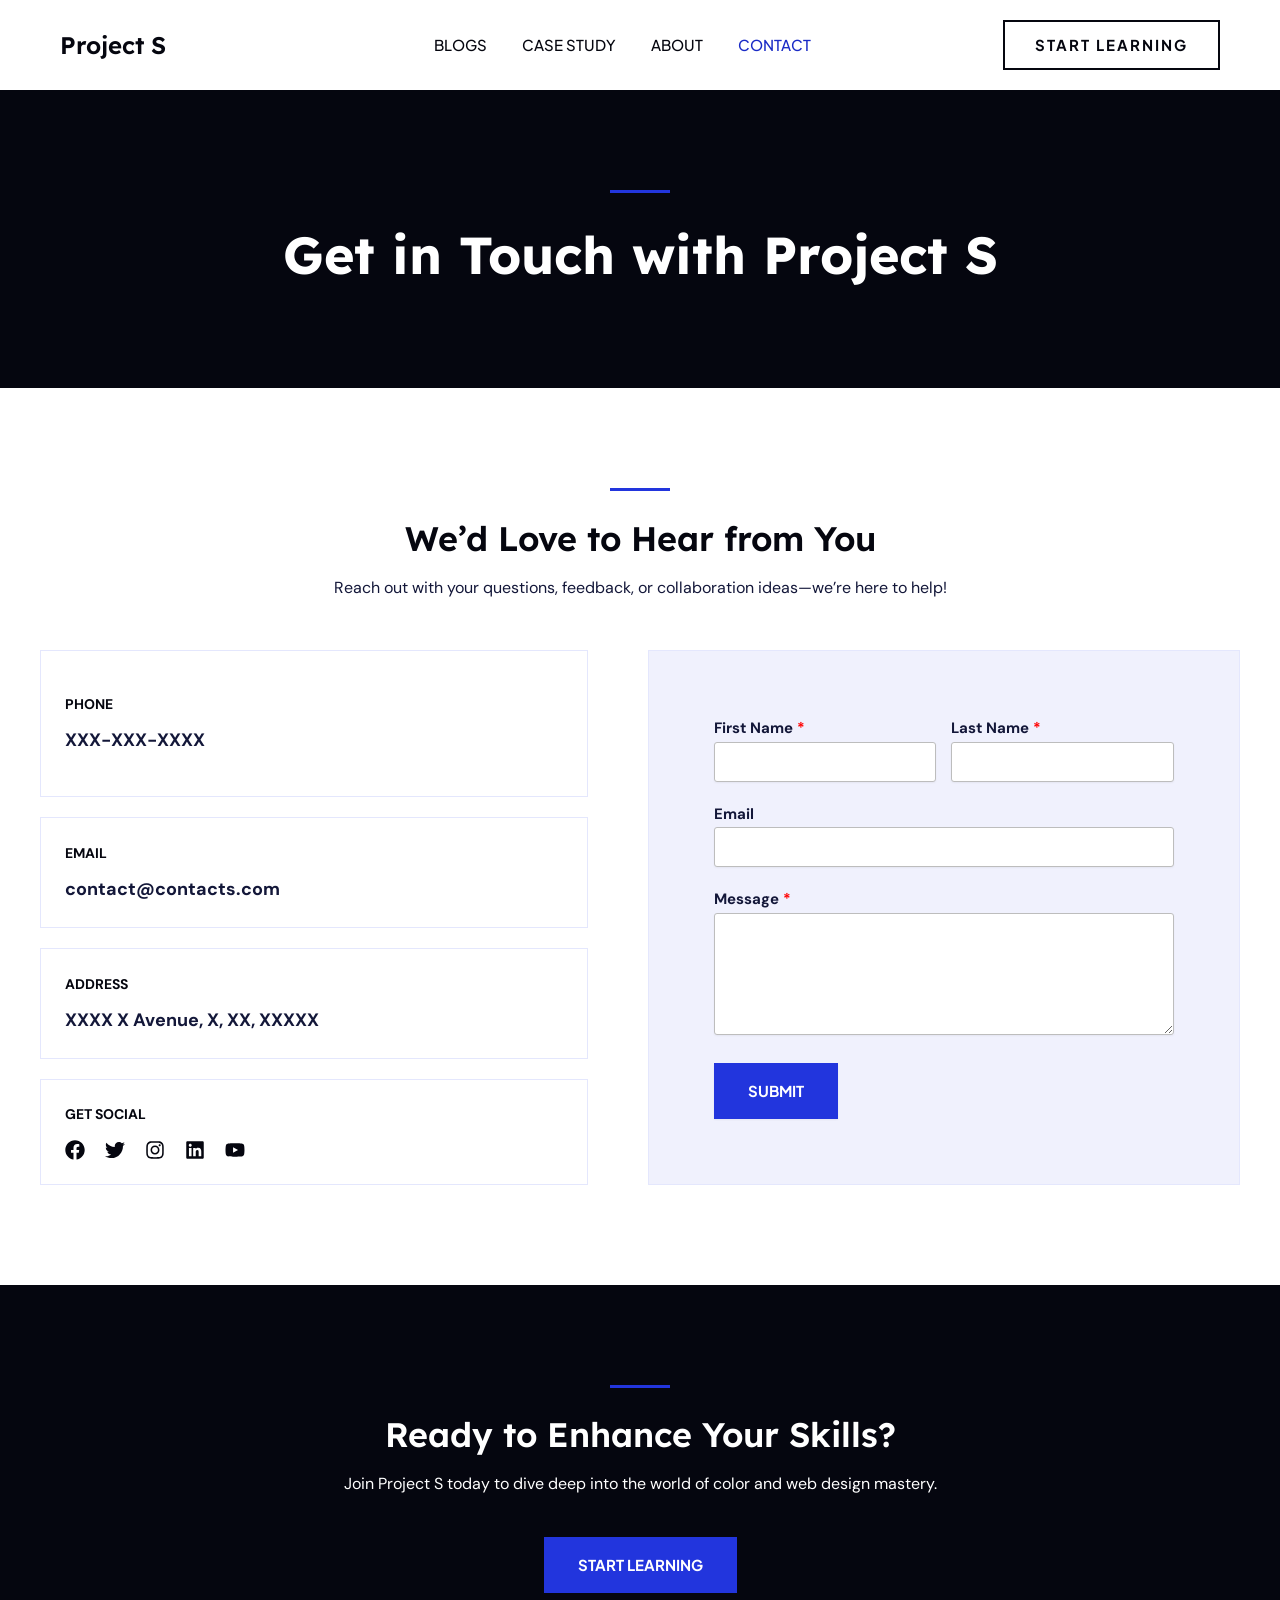
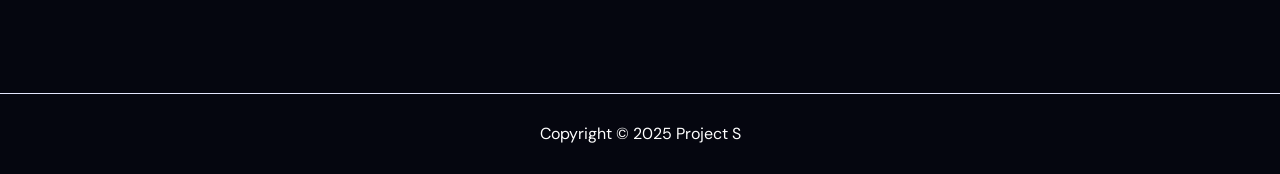
<file: contact/index.html>
<!DOCTYPE html>
<html lang="en-US">
<head>
<meta charset="UTF-8">
<meta name="viewport" content="width=device-width, initial-scale=1">
	<link rel="profile" href="https://gmpg.org/xfn/11"> 
	<title>Contact &#8211; Project S</title>
<meta name="robots" content="max-image-preview:large">
	<style>img:is([sizes="auto" i], [sizes^="auto," i]) { contain-intrinsic-size: 3000px 1500px }</style>
	<link rel="dns-prefetch" href="//fonts.googleapis.com">
<link rel="alternate" type="application/rss+xml" title="Project S &raquo; Feed" href="https://sofisanzh.github.io/blog-project/feed/">
<link rel="alternate" type="application/rss+xml" title="Project S &raquo; Comments Feed" href="https://sofisanzh.github.io/blog-project/comments/feed/">
<script>
window._wpemojiSettings = {"baseUrl":"https:\/\/s.w.org\/images\/core\/emoji\/15.1.0\/72x72\/","ext":".png","svgUrl":"https:\/\/s.w.org\/images\/core\/emoji\/15.1.0\/svg\/","svgExt":".svg","source":{"concatemoji":"https:\/\/sofisanzh.github.io\/blog-project\/wp-includes\/js\/wp-emoji-release.min.js?ver=6.8"}};
/*! This file is auto-generated */
!function(i,n){var o,s,e;function c(e){try{var t={supportTests:e,timestamp:(new Date).valueOf()};sessionStorage.setItem(o,JSON.stringify(t))}catch(e){}}function p(e,t,n){e.clearRect(0,0,e.canvas.width,e.canvas.height),e.fillText(t,0,0);var t=new Uint32Array(e.getImageData(0,0,e.canvas.width,e.canvas.height).data),r=(e.clearRect(0,0,e.canvas.width,e.canvas.height),e.fillText(n,0,0),new Uint32Array(e.getImageData(0,0,e.canvas.width,e.canvas.height).data));return t.every(function(e,t){return e===r[t]})}function u(e,t,n){switch(t){case"flag":return n(e,"🏳️‍⚧️","🏳️​⚧️")?!1:!n(e,"🇺🇳","🇺​🇳")&&!n(e,"🏴󠁧󠁢󠁥󠁮󠁧󠁿","🏴​󠁧​󠁢​󠁥​󠁮​󠁧​󠁿");case"emoji":return!n(e,"🐦‍🔥","🐦​🔥")}return!1}function f(e,t,n){var r="undefined"!=typeof WorkerGlobalScope&&self instanceof WorkerGlobalScope?new OffscreenCanvas(300,150):i.createElement("canvas"),a=r.getContext("2d",{willReadFrequently:!0}),o=(a.textBaseline="top",a.font="600 32px Arial",{});return e.forEach(function(e){o[e]=t(a,e,n)}),o}function t(e){var t=i.createElement("script");t.src=e,t.defer=!0,i.head.appendChild(t)}"undefined"!=typeof Promise&&(o="wpEmojiSettingsSupports",s=["flag","emoji"],n.supports={everything:!0,everythingExceptFlag:!0},e=new Promise(function(e){i.addEventListener("DOMContentLoaded",e,{once:!0})}),new Promise(function(t){var n=function(){try{var e=JSON.parse(sessionStorage.getItem(o));if("object"==typeof e&&"number"==typeof e.timestamp&&(new Date).valueOf()<e.timestamp+604800&&"object"==typeof e.supportTests)return e.supportTests}catch(e){}return null}();if(!n){if("undefined"!=typeof Worker&&"undefined"!=typeof OffscreenCanvas&&"undefined"!=typeof URL&&URL.createObjectURL&&"undefined"!=typeof Blob)try{var e="postMessage("+f.toString()+"("+[JSON.stringify(s),u.toString(),p.toString()].join(",")+"));",r=new Blob([e],{type:"text/javascript"}),a=new Worker(URL.createObjectURL(r),{name:"wpTestEmojiSupports"});return void(a.onmessage=function(e){c(n=e.data),a.terminate(),t(n)})}catch(e){}c(n=f(s,u,p))}t(n)}).then(function(e){for(var t in e)n.supports[t]=e[t],n.supports.everything=n.supports.everything&&n.supports[t],"flag"!==t&&(n.supports.everythingExceptFlag=n.supports.everythingExceptFlag&&n.supports[t]);n.supports.everythingExceptFlag=n.supports.everythingExceptFlag&&!n.supports.flag,n.DOMReady=!1,n.readyCallback=function(){n.DOMReady=!0}}).then(function(){return e}).then(function(){var e;n.supports.everything||(n.readyCallback(),(e=n.source||{}).concatemoji?t(e.concatemoji):e.wpemoji&&e.twemoji&&(t(e.twemoji),t(e.wpemoji)))}))}((window,document),window._wpemojiSettings);
</script>
<link rel="stylesheet" id="astra-theme-css-css" href="https://sofisanzh.github.io/blog-project/wp-content/themes/astra/assets/css/minified/main.min.css?ver=4.10.0" media="all">
<style id="astra-theme-css-inline-css">:root{--ast-post-nav-space:0;--ast-container-default-xlg-padding:2.5em;--ast-container-default-lg-padding:2.5em;--ast-container-default-slg-padding:2em;--ast-container-default-md-padding:2.5em;--ast-container-default-sm-padding:2.5em;--ast-container-default-xs-padding:2.4em;--ast-container-default-xxs-padding:1.8em;--ast-code-block-background:#ECEFF3;--ast-comment-inputs-background:#F9FAFB;--ast-normal-container-width:1200px;--ast-narrow-container-width:750px;--ast-blog-title-font-weight:600;--ast-blog-meta-weight:600;--ast-global-color-primary:var(--ast-global-color-5);--ast-global-color-secondary:var(--ast-global-color-4);--ast-global-color-alternate-background:var(--ast-global-color-7);--ast-global-color-subtle-background:var(--ast-global-color-6);--ast-bg-style-guide:#F8FAFC;--ast-shadow-style-guide:0px 0px 4px 0 #00000057;--ast-global-dark-bg-style:#fff;--ast-global-dark-lfs:#fbfbfb;--ast-widget-bg-color:#fafafa;--ast-wc-container-head-bg-color:#fbfbfb;--ast-title-layout-bg:#eeeeee;--ast-search-border-color:#e7e7e7;--ast-lifter-hover-bg:#e6e6e6;--ast-gallery-block-color:#000;--srfm-color-input-label:var(--ast-global-color-2);}html{font-size:100%;}a{color:var(--ast-global-color-0);}a:hover,a:focus{color:var(--ast-global-color-1);}body,button,input,select,textarea,.ast-button,.ast-custom-button{font-family:'DM Sans',sans-serif;font-weight:400;font-size:16px;font-size:1rem;line-height:var(--ast-body-line-height,1.6em);}blockquote{color:var(--ast-global-color-3);}h1,.entry-content h1,h2,.entry-content h2,h3,.entry-content h3,h4,.entry-content h4,h5,.entry-content h5,h6,.entry-content h6,.site-title,.site-title a{font-family:'Lexend',sans-serif;font-weight:600;line-height:1.2em;}.ast-site-identity .site-title a{color:var(--ast-global-color-2);}.ast-site-identity .site-title a:hover{color:var(--ast-global-color-2);}.site-title{font-size:24px;font-size:1.5rem;display:block;}.site-header .site-description{font-size:15px;font-size:0.9375rem;display:none;}.entry-title{font-size:26px;font-size:1.625rem;}.ast-blog-single-element.ast-taxonomy-container a{font-size:14px;font-size:0.875rem;}.ast-blog-meta-container{font-size:13px;font-size:0.8125rem;}.archive .ast-article-post .ast-article-inner,.blog .ast-article-post .ast-article-inner,.archive .ast-article-post .ast-article-inner:hover,.blog .ast-article-post .ast-article-inner:hover{overflow:hidden;}h1,.entry-content h1{font-size:52px;font-size:3.25rem;font-weight:700;font-family:'Lexend',sans-serif;line-height:1.3em;}h2,.entry-content h2{font-size:34px;font-size:2.125rem;font-weight:600;font-family:'Lexend',sans-serif;line-height:1.2em;}h3,.entry-content h3{font-size:22px;font-size:1.375rem;font-weight:600;font-family:'Lexend',sans-serif;line-height:1.3em;}h4,.entry-content h4{font-size:16px;font-size:1rem;line-height:1.3em;font-weight:600;font-family:'Lexend',sans-serif;}h5,.entry-content h5{font-size:15px;font-size:0.9375rem;line-height:1.5em;font-weight:600;font-family:'Lexend',sans-serif;}h6,.entry-content h6{font-size:14px;font-size:0.875rem;line-height:1.5em;font-weight:600;font-family:'Lexend',sans-serif;text-transform:uppercase;}::selection{background-color:var(--ast-global-color-0);color:#ffffff;}body,h1,.entry-title a,.entry-content h1,h2,.entry-content h2,h3,.entry-content h3,h4,.entry-content h4,h5,.entry-content h5,h6,.entry-content h6{color:var(--ast-global-color-3);}.tagcloud a:hover,.tagcloud a:focus,.tagcloud a.current-item{color:#ffffff;border-color:var(--ast-global-color-0);background-color:var(--ast-global-color-0);}input:focus,input[type="text"]:focus,input[type="email"]:focus,input[type="url"]:focus,input[type="password"]:focus,input[type="reset"]:focus,input[type="search"]:focus,textarea:focus{border-color:var(--ast-global-color-0);}input[type="radio"]:checked,input[type=reset],input[type="checkbox"]:checked,input[type="checkbox"]:hover:checked,input[type="checkbox"]:focus:checked,input[type=range]::-webkit-slider-thumb{border-color:var(--ast-global-color-0);background-color:var(--ast-global-color-0);box-shadow:none;}.site-footer a:hover + .post-count,.site-footer a:focus + .post-count{background:var(--ast-global-color-0);border-color:var(--ast-global-color-0);}.single .nav-links .nav-previous,.single .nav-links .nav-next{color:var(--ast-global-color-0);}.entry-meta,.entry-meta *{line-height:1.45;color:var(--ast-global-color-0);font-weight:600;}.entry-meta a:not(.ast-button):hover,.entry-meta a:not(.ast-button):hover *,.entry-meta a:not(.ast-button):focus,.entry-meta a:not(.ast-button):focus *,.page-links > .page-link,.page-links .page-link:hover,.post-navigation a:hover{color:var(--ast-global-color-1);}#cat option,.secondary .calendar_wrap thead a,.secondary .calendar_wrap thead a:visited{color:var(--ast-global-color-0);}.secondary .calendar_wrap #today,.ast-progress-val span{background:var(--ast-global-color-0);}.secondary a:hover + .post-count,.secondary a:focus + .post-count{background:var(--ast-global-color-0);border-color:var(--ast-global-color-0);}.calendar_wrap #today > a{color:#ffffff;}.page-links .page-link,.single .post-navigation a{color:var(--ast-global-color-3);}.ast-search-menu-icon .search-form button.search-submit{padding:0 4px;}.ast-search-menu-icon form.search-form{padding-right:0;}.ast-search-menu-icon.slide-search input.search-field{width:0;}.ast-header-search .ast-search-menu-icon.ast-dropdown-active .search-form,.ast-header-search .ast-search-menu-icon.ast-dropdown-active .search-field:focus{transition:all 0.2s;}.search-form input.search-field:focus{outline:none;}.ast-search-menu-icon .search-form button.search-submit:focus,.ast-theme-transparent-header .ast-header-search .ast-dropdown-active .ast-icon,.ast-theme-transparent-header .ast-inline-search .search-field:focus .ast-icon{color:var(--ast-global-color-1);}.ast-header-search .slide-search .search-form{border:2px solid var(--ast-global-color-0);}.ast-header-search .slide-search .search-field{background-color:(--ast-global-dark-bg-style);}.ast-archive-title{color:var(--ast-global-color-2);}.widget-title,.widget .wp-block-heading{font-size:22px;font-size:1.375rem;color:var(--ast-global-color-2);}.ast-single-post .entry-content a,.ast-comment-content a:not(.ast-comment-edit-reply-wrap a){text-decoration:underline;}.ast-single-post .elementor-widget-button .elementor-button,.ast-single-post .entry-content .uagb-tab a,.ast-single-post .entry-content .uagb-ifb-cta a,.ast-single-post .entry-content .uabb-module-content a,.ast-single-post .entry-content .uagb-post-grid a,.ast-single-post .entry-content .uagb-timeline a,.ast-single-post .entry-content .uagb-toc__wrap a,.ast-single-post .entry-content .uagb-taxomony-box a,.ast-single-post .entry-content .woocommerce a,.entry-content .wp-block-latest-posts > li > a,.ast-single-post .entry-content .wp-block-file__button,li.ast-post-filter-single,.ast-single-post .ast-comment-content .comment-reply-link,.ast-single-post .ast-comment-content .comment-edit-link{text-decoration:none;}.ast-search-menu-icon.slide-search a:focus-visible:focus-visible,.astra-search-icon:focus-visible,#close:focus-visible,a:focus-visible,.ast-menu-toggle:focus-visible,.site .skip-link:focus-visible,.wp-block-loginout input:focus-visible,.wp-block-search.wp-block-search__button-inside .wp-block-search__inside-wrapper,.ast-header-navigation-arrow:focus-visible,.woocommerce .wc-proceed-to-checkout > .checkout-button:focus-visible,.woocommerce .woocommerce-MyAccount-navigation ul li a:focus-visible,.ast-orders-table__row .ast-orders-table__cell:focus-visible,.woocommerce .woocommerce-order-details .order-again > .button:focus-visible,.woocommerce .woocommerce-message a.button.wc-forward:focus-visible,.woocommerce #minus_qty:focus-visible,.woocommerce #plus_qty:focus-visible,a#ast-apply-coupon:focus-visible,.woocommerce .woocommerce-info a:focus-visible,.woocommerce .astra-shop-summary-wrap a:focus-visible,.woocommerce a.wc-forward:focus-visible,#ast-apply-coupon:focus-visible,.woocommerce-js .woocommerce-mini-cart-item a.remove:focus-visible,#close:focus-visible,.button.search-submit:focus-visible,#search_submit:focus,.normal-search:focus-visible,.ast-header-account-wrap:focus-visible,.woocommerce .ast-on-card-button.ast-quick-view-trigger:focus{outline-style:dotted;outline-color:inherit;outline-width:thin;}input:focus,input[type="text"]:focus,input[type="email"]:focus,input[type="url"]:focus,input[type="password"]:focus,input[type="reset"]:focus,input[type="search"]:focus,input[type="number"]:focus,textarea:focus,.wp-block-search__input:focus,[data-section="section-header-mobile-trigger"] .ast-button-wrap .ast-mobile-menu-trigger-minimal:focus,.ast-mobile-popup-drawer.active .menu-toggle-close:focus,.woocommerce-ordering select.orderby:focus,#ast-scroll-top:focus,#coupon_code:focus,.woocommerce-page #comment:focus,.woocommerce #reviews #respond input#submit:focus,.woocommerce a.add_to_cart_button:focus,.woocommerce .button.single_add_to_cart_button:focus,.woocommerce .woocommerce-cart-form button:focus,.woocommerce .woocommerce-cart-form__cart-item .quantity .qty:focus,.woocommerce .woocommerce-billing-fields .woocommerce-billing-fields__field-wrapper .woocommerce-input-wrapper > .input-text:focus,.woocommerce #order_comments:focus,.woocommerce #place_order:focus,.woocommerce .woocommerce-address-fields .woocommerce-address-fields__field-wrapper .woocommerce-input-wrapper > .input-text:focus,.woocommerce .woocommerce-MyAccount-content form button:focus,.woocommerce .woocommerce-MyAccount-content .woocommerce-EditAccountForm .woocommerce-form-row .woocommerce-Input.input-text:focus,.woocommerce .ast-woocommerce-container .woocommerce-pagination ul.page-numbers li a:focus,body #content .woocommerce form .form-row .select2-container--default .select2-selection--single:focus,#ast-coupon-code:focus,.woocommerce.woocommerce-js .quantity input[type=number]:focus,.woocommerce-js .woocommerce-mini-cart-item .quantity input[type=number]:focus,.woocommerce p#ast-coupon-trigger:focus{border-style:dotted;border-color:inherit;border-width:thin;}input{outline:none;}.ast-logo-title-inline .site-logo-img{padding-right:1em;}body .ast-oembed-container *{position:absolute;top:0;width:100%;height:100%;left:0;}body .wp-block-embed-pocket-casts .ast-oembed-container *{position:unset;}.ast-single-post-featured-section + article {margin-top: 2em;}.site-content .ast-single-post-featured-section img {width: 100%;overflow: hidden;object-fit: cover;}.ast-separate-container .site-content .ast-single-post-featured-section + article {margin-top: -80px;z-index: 9;position: relative;border-radius: 4px;}@media (min-width: 922px) {.ast-no-sidebar .site-content .ast-article-image-container--wide {margin-left: -120px;margin-right: -120px;max-width: unset;width: unset;}.ast-left-sidebar .site-content .ast-article-image-container--wide,.ast-right-sidebar .site-content .ast-article-image-container--wide {margin-left: -10px;margin-right: -10px;}.site-content .ast-article-image-container--full {margin-left: calc( -50vw + 50%);margin-right: calc( -50vw + 50%);max-width: 100vw;width: 100vw;}.ast-left-sidebar .site-content .ast-article-image-container--full,.ast-right-sidebar .site-content .ast-article-image-container--full {margin-left: -10px;margin-right: -10px;max-width: inherit;width: auto;}}.site > .ast-single-related-posts-container {margin-top: 0;}@media (min-width: 922px) {.ast-desktop .ast-container--narrow {max-width: var(--ast-narrow-container-width);margin: 0 auto;}}input[type="text"],input[type="number"],input[type="email"],input[type="url"],input[type="password"],input[type="search"],input[type=reset],input[type=tel],input[type=date],select,textarea{font-size:16px;font-style:normal;font-weight:400;line-height:24px;width:100%;padding:12px 16px;border-radius:4px;box-shadow:0px 1px 2px 0px rgba(0,0,0,0.05);color:var(--ast-form-input-text,#475569);}input[type="text"],input[type="number"],input[type="email"],input[type="url"],input[type="password"],input[type="search"],input[type=reset],input[type=tel],input[type=date],select{height:40px;}input[type="date"]{border-width:1px;border-style:solid;border-color:var(--ast-border-color);background:var( --ast-global-color-secondary,--ast-global-color-5 );}input[type="text"]:focus,input[type="number"]:focus,input[type="email"]:focus,input[type="url"]:focus,input[type="password"]:focus,input[type="search"]:focus,input[type=reset]:focus,input[type="tel"]:focus,input[type="date"]:focus,select:focus,textarea:focus{border-color:#046BD2;box-shadow:none;outline:none;color:var(--ast-form-input-focus-text,#475569);}label,legend{color:#111827;font-size:14px;font-style:normal;font-weight:500;line-height:20px;}select{padding:6px 10px;}fieldset{padding:30px;border-radius:4px;}button,.ast-button,.button,input[type="button"],input[type="reset"],input[type="submit"]{border-radius:4px;box-shadow:0px 1px 2px 0px rgba(0,0,0,0.05);}:root{--ast-comment-inputs-background:#FFF;}::placeholder{color:var(--ast-form-field-color,#9CA3AF);}::-ms-input-placeholder{color:var(--ast-form-field-color,#9CA3AF);}@media (max-width:921.9px){#ast-desktop-header{display:none;}}@media (min-width:922px){#ast-mobile-header{display:none;}}.wp-block-buttons.aligncenter{justify-content:center;}@media (max-width:921px){.ast-theme-transparent-header #primary,.ast-theme-transparent-header #secondary{padding:0;}}@media (max-width:921px){.ast-plain-container.ast-no-sidebar #primary{padding:0;}}.ast-plain-container.ast-no-sidebar #primary{margin-top:0;margin-bottom:0;}@media (max-width:921px){.ast-separate-container #primary,.ast-narrow-container #primary{padding-top:0px;}}@media (max-width:544px){.ast-separate-container #primary,.ast-narrow-container #primary{padding-top:0px;}}@media (max-width:921px){.ast-separate-container #primary,.ast-narrow-container #primary{padding-bottom:0px;}}@media (max-width:544px){.ast-separate-container #primary,.ast-narrow-container #primary{padding-bottom:0px;}}.wp-block-button.is-style-outline .wp-block-button__link{border-color:var(--ast-global-color-0);border-top-width:2px;border-right-width:2px;border-bottom-width:2px;border-left-width:2px;}div.wp-block-button.is-style-outline > .wp-block-button__link:not(.has-text-color),div.wp-block-button.wp-block-button__link.is-style-outline:not(.has-text-color){color:var(--ast-global-color-0);}.wp-block-button.is-style-outline .wp-block-button__link:hover,.wp-block-buttons .wp-block-button.is-style-outline .wp-block-button__link:focus,.wp-block-buttons .wp-block-button.is-style-outline > .wp-block-button__link:not(.has-text-color):hover,.wp-block-buttons .wp-block-button.wp-block-button__link.is-style-outline:not(.has-text-color):hover{color:#ffffff;background-color:var(--ast-global-color-1);border-color:var(--ast-global-color-1);}.post-page-numbers.current .page-link,.ast-pagination .page-numbers.current{color:#ffffff;border-color:var(--ast-global-color-0);background-color:var(--ast-global-color-0);}.wp-block-button.is-style-outline .wp-block-button__link{border-top-width:2px;border-right-width:2px;border-bottom-width:2px;border-left-width:2px;}.wp-block-buttons .wp-block-button.is-style-outline .wp-block-button__link.wp-element-button,.ast-outline-button,.wp-block-uagb-buttons-child .uagb-buttons-repeater.ast-outline-button{border-color:var(--ast-global-color-2);border-top-width:2px;border-right-width:2px;border-bottom-width:2px;border-left-width:2px;font-family:'Plus Jakarta Sans',sans-serif;font-weight:700;font-size:15px;font-size:0.9375rem;line-height:1.6em;text-transform:uppercase;letter-spacing:2px;padding-top:14px;padding-right:32px;padding-bottom:14px;padding-left:32px;border-top-left-radius:0px;border-top-right-radius:0px;border-bottom-right-radius:0px;border-bottom-left-radius:0px;}.wp-block-buttons .wp-block-button.is-style-outline > .wp-block-button__link:not(.has-text-color),.wp-block-buttons .wp-block-button.wp-block-button__link.is-style-outline:not(.has-text-color),.ast-outline-button{color:var(--ast-global-color-2);}.wp-block-button.is-style-outline .wp-block-button__link:hover,.wp-block-buttons .wp-block-button.is-style-outline .wp-block-button__link:focus,.wp-block-buttons .wp-block-button.is-style-outline > .wp-block-button__link:not(.has-text-color):hover,.wp-block-buttons .wp-block-button.wp-block-button__link.is-style-outline:not(.has-text-color):hover,.ast-outline-button:hover,.ast-outline-button:focus,.wp-block-uagb-buttons-child .uagb-buttons-repeater.ast-outline-button:hover,.wp-block-uagb-buttons-child .uagb-buttons-repeater.ast-outline-button:focus{color:#ffffff;background-color:var(--ast-global-color-1);border-color:var(--ast-global-color-1);}.ast-single-post .entry-content a.ast-outline-button,.ast-single-post .entry-content .is-style-outline>.wp-block-button__link{text-decoration:none;}.wp-block-button .wp-block-button__link.wp-element-button.is-style-outline:not(.has-background),.wp-block-button.is-style-outline>.wp-block-button__link.wp-element-button:not(.has-background),.ast-outline-button{background-color:rgba(0,0,0,0);}.uagb-buttons-repeater.ast-outline-button{border-radius:9999px;}@media (max-width:921px){.wp-block-buttons .wp-block-button.is-style-outline .wp-block-button__link.wp-element-button,.ast-outline-button,.wp-block-uagb-buttons-child .uagb-buttons-repeater.ast-outline-button{font-size:14px;font-size:0.875rem;padding-top:14px;padding-right:30px;padding-bottom:14px;padding-left:30px;}}@media (max-width:544px){.wp-block-buttons .wp-block-button.is-style-outline .wp-block-button__link.wp-element-button,.ast-outline-button,.wp-block-uagb-buttons-child .uagb-buttons-repeater.ast-outline-button{font-size:14px;font-size:0.875rem;padding-top:14px;padding-right:25px;padding-bottom:14px;padding-left:25px;}}.entry-content[data-ast-blocks-layout] > figure{margin-bottom:1em;}h1.widget-title{font-weight:700;}h2.widget-title{font-weight:600;}h3.widget-title{font-weight:600;}#page{display:flex;flex-direction:column;min-height:100vh;}.ast-404-layout-1 h1.page-title{color:var(--ast-global-color-2);}.single .post-navigation a{line-height:1em;height:inherit;}.error-404 .page-sub-title{font-size:1.5rem;font-weight:inherit;}.search .site-content .content-area .search-form{margin-bottom:0;}#page .site-content{flex-grow:1;}.widget{margin-bottom:1.25em;}#secondary li{line-height:1.5em;}#secondary .wp-block-group h2{margin-bottom:0.7em;}#secondary h2{font-size:1.7rem;}.ast-separate-container .ast-article-post,.ast-separate-container .ast-article-single,.ast-separate-container .comment-respond{padding:3em;}.ast-separate-container .ast-article-single .ast-article-single{padding:0;}.ast-article-single .wp-block-post-template-is-layout-grid{padding-left:0;}.ast-separate-container .comments-title,.ast-narrow-container .comments-title{padding:1.5em 2em;}.ast-page-builder-template .comment-form-textarea,.ast-comment-formwrap .ast-grid-common-col{padding:0;}.ast-comment-formwrap{padding:0;display:inline-flex;column-gap:20px;width:100%;margin-left:0;margin-right:0;}.comments-area textarea#comment:focus,.comments-area textarea#comment:active,.comments-area .ast-comment-formwrap input[type="text"]:focus,.comments-area .ast-comment-formwrap input[type="text"]:active {box-shadow:none;outline:none;}.archive.ast-page-builder-template .entry-header{margin-top:2em;}.ast-page-builder-template .ast-comment-formwrap{width:100%;}.entry-title{margin-bottom:0.6em;}.ast-archive-description p{font-size:inherit;font-weight:inherit;line-height:inherit;}.ast-separate-container .ast-comment-list li.depth-1,.hentry{margin-bottom:1.5em;}.site-content section.ast-archive-description{margin-bottom:2em;}@media (min-width:921px){.ast-left-sidebar.ast-page-builder-template #secondary,.archive.ast-right-sidebar.ast-page-builder-template .site-main{padding-left:20px;padding-right:20px;}}@media (max-width:544px){.ast-comment-formwrap.ast-row{column-gap:10px;display:inline-block;}#ast-commentform .ast-grid-common-col{position:relative;width:100%;}}@media (min-width:1201px){.ast-separate-container .ast-article-post,.ast-separate-container .ast-article-single,.ast-separate-container .ast-author-box,.ast-separate-container .ast-404-layout-1,.ast-separate-container .no-results{padding:3em;}}@media (max-width:921px){.ast-separate-container #primary,.ast-separate-container #secondary{padding:1.5em 0;}#primary,#secondary{padding:1.5em 0;margin:0;}.ast-left-sidebar #content > .ast-container{display:flex;flex-direction:column-reverse;width:100%;}}@media (min-width:922px){.ast-separate-container.ast-right-sidebar #primary,.ast-separate-container.ast-left-sidebar #primary{border:0;}.search-no-results.ast-separate-container #primary{margin-bottom:4em;}}.wp-block-button .wp-block-button__link{color:#ffffff;}.wp-block-button .wp-block-button__link:hover,.wp-block-button .wp-block-button__link:focus{color:#ffffff;background-color:var(--ast-global-color-1);border-color:var(--ast-global-color-1);}.elementor-widget-heading h1.elementor-heading-title{line-height:1.3em;}.elementor-widget-heading h2.elementor-heading-title{line-height:1.2em;}.elementor-widget-heading h3.elementor-heading-title{line-height:1.3em;}.elementor-widget-heading h4.elementor-heading-title{line-height:1.3em;}.elementor-widget-heading h5.elementor-heading-title{line-height:1.5em;}.elementor-widget-heading h6.elementor-heading-title{line-height:1.5em;}.wp-block-button .wp-block-button__link,.wp-block-search .wp-block-search__button,body .wp-block-file .wp-block-file__button{border-style:solid;border-top-width:2px;border-right-width:2px;border-left-width:2px;border-bottom-width:2px;border-color:var(--ast-global-color-0);background-color:var(--ast-global-color-0);color:#ffffff;font-family:'Plus Jakarta Sans',sans-serif;font-weight:700;line-height:1.6em;text-transform:uppercase;font-size:15px;font-size:0.9375rem;border-top-left-radius:0px;border-top-right-radius:0px;border-bottom-right-radius:0px;border-bottom-left-radius:0px;padding-top:14px;padding-right:32px;padding-bottom:14px;padding-left:32px;}.ast-single-post .entry-content .wp-block-button .wp-block-button__link,.ast-single-post .entry-content .wp-block-search .wp-block-search__button,body .entry-content .wp-block-file .wp-block-file__button{text-decoration:none;}@media (max-width:921px){.wp-block-button .wp-block-button__link,.wp-block-search .wp-block-search__button,body .wp-block-file .wp-block-file__button{font-size:14px;font-size:0.875rem;padding-top:14px;padding-right:30px;padding-bottom:14px;padding-left:30px;border-top-left-radius:0px;border-top-right-radius:0px;border-bottom-right-radius:0px;border-bottom-left-radius:0px;}}@media (max-width:544px){.wp-block-button .wp-block-button__link,.wp-block-search .wp-block-search__button,body .wp-block-file .wp-block-file__button{font-size:14px;font-size:0.875rem;padding-top:14px;padding-right:25px;padding-bottom:14px;padding-left:25px;border-top-left-radius:0px;border-top-right-radius:0px;border-bottom-right-radius:0px;border-bottom-left-radius:0px;}}.menu-toggle,button,.ast-button,.ast-custom-button,.button,input#submit,input[type="button"],input[type="submit"],input[type="reset"],#comments .submit,.search .search-submit,form[CLASS*="wp-block-search__"].wp-block-search .wp-block-search__inside-wrapper .wp-block-search__button,body .wp-block-file .wp-block-file__button,.search .search-submit,.woocommerce-js a.button,.woocommerce button.button,.woocommerce .woocommerce-message a.button,.woocommerce #respond input#submit.alt,.woocommerce input.button.alt,.woocommerce input.button,.woocommerce input.button:disabled,.woocommerce input.button:disabled[disabled],.woocommerce input.button:disabled:hover,.woocommerce input.button:disabled[disabled]:hover,.woocommerce #respond input#submit,.woocommerce button.button.alt.disabled,.wc-block-grid__products .wc-block-grid__product .wp-block-button__link,.wc-block-grid__product-onsale,[CLASS*="wc-block"] button,.woocommerce-js .astra-cart-drawer .astra-cart-drawer-content .woocommerce-mini-cart__buttons .button:not(.checkout):not(.ast-continue-shopping),.woocommerce-js .astra-cart-drawer .astra-cart-drawer-content .woocommerce-mini-cart__buttons a.checkout,.woocommerce button.button.alt.disabled.wc-variation-selection-needed,[CLASS*="wc-block"] .wc-block-components-button{border-style:solid;border-top-width:2px;border-right-width:2px;border-left-width:2px;border-bottom-width:2px;color:#ffffff;border-color:var(--ast-global-color-0);background-color:var(--ast-global-color-0);padding-top:14px;padding-right:32px;padding-bottom:14px;padding-left:32px;font-family:'Plus Jakarta Sans',sans-serif;font-weight:700;font-size:15px;font-size:0.9375rem;line-height:1.6em;text-transform:uppercase;border-top-left-radius:0px;border-top-right-radius:0px;border-bottom-right-radius:0px;border-bottom-left-radius:0px;}button:focus,.menu-toggle:hover,button:hover,.ast-button:hover,.ast-custom-button:hover .button:hover,.ast-custom-button:hover ,input[type=reset]:hover,input[type=reset]:focus,input#submit:hover,input#submit:focus,input[type="button"]:hover,input[type="button"]:focus,input[type="submit"]:hover,input[type="submit"]:focus,form[CLASS*="wp-block-search__"].wp-block-search .wp-block-search__inside-wrapper .wp-block-search__button:hover,form[CLASS*="wp-block-search__"].wp-block-search .wp-block-search__inside-wrapper .wp-block-search__button:focus,body .wp-block-file .wp-block-file__button:hover,body .wp-block-file .wp-block-file__button:focus,.woocommerce-js a.button:hover,.woocommerce button.button:hover,.woocommerce .woocommerce-message a.button:hover,.woocommerce #respond input#submit:hover,.woocommerce #respond input#submit.alt:hover,.woocommerce input.button.alt:hover,.woocommerce input.button:hover,.woocommerce button.button.alt.disabled:hover,.wc-block-grid__products .wc-block-grid__product .wp-block-button__link:hover,[CLASS*="wc-block"] button:hover,.woocommerce-js .astra-cart-drawer .astra-cart-drawer-content .woocommerce-mini-cart__buttons .button:not(.checkout):not(.ast-continue-shopping):hover,.woocommerce-js .astra-cart-drawer .astra-cart-drawer-content .woocommerce-mini-cart__buttons a.checkout:hover,.woocommerce button.button.alt.disabled.wc-variation-selection-needed:hover,[CLASS*="wc-block"] .wc-block-components-button:hover,[CLASS*="wc-block"] .wc-block-components-button:focus{color:#ffffff;background-color:var(--ast-global-color-1);border-color:var(--ast-global-color-1);}form[CLASS*="wp-block-search__"].wp-block-search .wp-block-search__inside-wrapper .wp-block-search__button.has-icon{padding-top:calc(14px - 3px);padding-right:calc(32px - 3px);padding-bottom:calc(14px - 3px);padding-left:calc(32px - 3px);}@media (max-width:921px){.menu-toggle,button,.ast-button,.ast-custom-button,.button,input#submit,input[type="button"],input[type="submit"],input[type="reset"],#comments .submit,.search .search-submit,form[CLASS*="wp-block-search__"].wp-block-search .wp-block-search__inside-wrapper .wp-block-search__button,body .wp-block-file .wp-block-file__button,.search .search-submit,.woocommerce-js a.button,.woocommerce button.button,.woocommerce .woocommerce-message a.button,.woocommerce #respond input#submit.alt,.woocommerce input.button.alt,.woocommerce input.button,.woocommerce input.button:disabled,.woocommerce input.button:disabled[disabled],.woocommerce input.button:disabled:hover,.woocommerce input.button:disabled[disabled]:hover,.woocommerce #respond input#submit,.woocommerce button.button.alt.disabled,.wc-block-grid__products .wc-block-grid__product .wp-block-button__link,.wc-block-grid__product-onsale,[CLASS*="wc-block"] button,.woocommerce-js .astra-cart-drawer .astra-cart-drawer-content .woocommerce-mini-cart__buttons .button:not(.checkout):not(.ast-continue-shopping),.woocommerce-js .astra-cart-drawer .astra-cart-drawer-content .woocommerce-mini-cart__buttons a.checkout,.woocommerce button.button.alt.disabled.wc-variation-selection-needed,[CLASS*="wc-block"] .wc-block-components-button{padding-top:14px;padding-right:30px;padding-bottom:14px;padding-left:30px;font-size:14px;font-size:0.875rem;border-top-left-radius:0px;border-top-right-radius:0px;border-bottom-right-radius:0px;border-bottom-left-radius:0px;}}@media (max-width:544px){.menu-toggle,button,.ast-button,.ast-custom-button,.button,input#submit,input[type="button"],input[type="submit"],input[type="reset"],#comments .submit,.search .search-submit,form[CLASS*="wp-block-search__"].wp-block-search .wp-block-search__inside-wrapper .wp-block-search__button,body .wp-block-file .wp-block-file__button,.search .search-submit,.woocommerce-js a.button,.woocommerce button.button,.woocommerce .woocommerce-message a.button,.woocommerce #respond input#submit.alt,.woocommerce input.button.alt,.woocommerce input.button,.woocommerce input.button:disabled,.woocommerce input.button:disabled[disabled],.woocommerce input.button:disabled:hover,.woocommerce input.button:disabled[disabled]:hover,.woocommerce #respond input#submit,.woocommerce button.button.alt.disabled,.wc-block-grid__products .wc-block-grid__product .wp-block-button__link,.wc-block-grid__product-onsale,[CLASS*="wc-block"] button,.woocommerce-js .astra-cart-drawer .astra-cart-drawer-content .woocommerce-mini-cart__buttons .button:not(.checkout):not(.ast-continue-shopping),.woocommerce-js .astra-cart-drawer .astra-cart-drawer-content .woocommerce-mini-cart__buttons a.checkout,.woocommerce button.button.alt.disabled.wc-variation-selection-needed,[CLASS*="wc-block"] .wc-block-components-button{padding-top:14px;padding-right:25px;padding-bottom:14px;padding-left:25px;font-size:14px;font-size:0.875rem;border-top-left-radius:0px;border-top-right-radius:0px;border-bottom-right-radius:0px;border-bottom-left-radius:0px;}}@media (max-width:921px){.menu-toggle,button,.ast-button,.button,input#submit,input[type="button"],input[type="submit"],input[type="reset"]{font-size:14px;font-size:0.875rem;}.ast-mobile-header-stack .main-header-bar .ast-search-menu-icon{display:inline-block;}.ast-header-break-point.ast-header-custom-item-outside .ast-mobile-header-stack .main-header-bar .ast-search-icon{margin:0;}.ast-comment-avatar-wrap img{max-width:2.5em;}.ast-comment-meta{padding:0 1.8888em 1.3333em;}}@media (min-width:544px){.ast-container{max-width:100%;}}@media (max-width:544px){.ast-separate-container .ast-article-post,.ast-separate-container .ast-article-single,.ast-separate-container .comments-title,.ast-separate-container .ast-archive-description{padding:1.5em 1em;}.ast-separate-container #content .ast-container{padding-left:0.54em;padding-right:0.54em;}.ast-separate-container .ast-comment-list .bypostauthor{padding:.5em;}.ast-search-menu-icon.ast-dropdown-active .search-field{width:170px;}.menu-toggle,button,.ast-button,.button,input#submit,input[type="button"],input[type="submit"],input[type="reset"]{font-size:14px;font-size:0.875rem;}} #ast-mobile-header .ast-site-header-cart-li a{pointer-events:none;}.ast-separate-container{background-color:var(--ast-global-color-4);background-image:none;}@media (max-width:921px){.site-title{display:block;}.site-header .site-description{display:none;}.entry-title{font-size:24px;font-size:1.5rem;}h1,.entry-content h1{font-size:40px;}h2,.entry-content h2{font-size:30px;}h3,.entry-content h3{font-size:24px;}h4,.entry-content h4{font-size:16px;font-size:1rem;}h5,.entry-content h5{font-size:15px;font-size:0.9375rem;}h6,.entry-content h6{font-size:14px;font-size:0.875rem;}}@media (max-width:544px){.site-title{display:block;}.site-header .site-description{display:none;}.entry-title{font-size:24px;font-size:1.5rem;}h1,.entry-content h1{font-size:32px;}h2,.entry-content h2{font-size:26px;}h3,.entry-content h3{font-size:22px;}h4,.entry-content h4{font-size:16px;font-size:1rem;}h5,.entry-content h5{font-size:15px;font-size:0.9375rem;}h6,.entry-content h6{font-size:14px;font-size:0.875rem;}}@media (max-width:921px){html{font-size:91.2%;}}@media (max-width:544px){html{font-size:91.2%;}}@media (min-width:922px){.ast-container{max-width:1240px;}}@media (min-width:922px){.site-content .ast-container{display:flex;}}@media (max-width:921px){.site-content .ast-container{flex-direction:column;}}.entry-content h1,.entry-content h2,.entry-content h3,.entry-content h4,.entry-content h5,.entry-content h6{clear:none;}@media (min-width:922px){.main-header-menu .sub-menu .menu-item.ast-left-align-sub-menu:hover > .sub-menu,.main-header-menu .sub-menu .menu-item.ast-left-align-sub-menu.focus > .sub-menu{margin-left:-0px;}}.entry-content li > p{margin-bottom:0;}.site .comments-area{padding-top:2em;padding-bottom:2em;margin-top:2em;}.wp-block-file {display: flex;align-items: center;flex-wrap: wrap;justify-content: space-between;}.wp-block-pullquote {border: none;}.wp-block-pullquote blockquote::before {content: "\201D";font-family: "Helvetica",sans-serif;display: flex;transform: rotate( 180deg );font-size: 6rem;font-style: normal;line-height: 1;font-weight: bold;align-items: center;justify-content: center;}.has-text-align-right > blockquote::before {justify-content: flex-start;}.has-text-align-left > blockquote::before {justify-content: flex-end;}figure.wp-block-pullquote.is-style-solid-color blockquote {max-width: 100%;text-align: inherit;}:root {--wp--custom--ast-default-block-top-padding: 3em;--wp--custom--ast-default-block-right-padding: 3em;--wp--custom--ast-default-block-bottom-padding: 3em;--wp--custom--ast-default-block-left-padding: 3em;--wp--custom--ast-container-width: 1200px;--wp--custom--ast-content-width-size: 1200px;--wp--custom--ast-wide-width-size: calc(1200px + var(--wp--custom--ast-default-block-left-padding) + var(--wp--custom--ast-default-block-right-padding));}.ast-narrow-container {--wp--custom--ast-content-width-size: 750px;--wp--custom--ast-wide-width-size: 750px;}@media(max-width: 921px) {:root {--wp--custom--ast-default-block-top-padding: 3em;--wp--custom--ast-default-block-right-padding: 2em;--wp--custom--ast-default-block-bottom-padding: 3em;--wp--custom--ast-default-block-left-padding: 2em;}}@media(max-width: 544px) {:root {--wp--custom--ast-default-block-top-padding: 3em;--wp--custom--ast-default-block-right-padding: 1.5em;--wp--custom--ast-default-block-bottom-padding: 3em;--wp--custom--ast-default-block-left-padding: 1.5em;}}.entry-content > .wp-block-group,.entry-content > .wp-block-cover,.entry-content > .wp-block-columns {padding-top: var(--wp--custom--ast-default-block-top-padding);padding-right: var(--wp--custom--ast-default-block-right-padding);padding-bottom: var(--wp--custom--ast-default-block-bottom-padding);padding-left: var(--wp--custom--ast-default-block-left-padding);}.ast-plain-container.ast-no-sidebar .entry-content > .alignfull,.ast-page-builder-template .ast-no-sidebar .entry-content > .alignfull {margin-left: calc( -50vw + 50%);margin-right: calc( -50vw + 50%);max-width: 100vw;width: 100vw;}.ast-plain-container.ast-no-sidebar .entry-content .alignfull .alignfull,.ast-page-builder-template.ast-no-sidebar .entry-content .alignfull .alignfull,.ast-plain-container.ast-no-sidebar .entry-content .alignfull .alignwide,.ast-page-builder-template.ast-no-sidebar .entry-content .alignfull .alignwide,.ast-plain-container.ast-no-sidebar .entry-content .alignwide .alignfull,.ast-page-builder-template.ast-no-sidebar .entry-content .alignwide .alignfull,.ast-plain-container.ast-no-sidebar .entry-content .alignwide .alignwide,.ast-page-builder-template.ast-no-sidebar .entry-content .alignwide .alignwide,.ast-plain-container.ast-no-sidebar .entry-content .wp-block-column .alignfull,.ast-page-builder-template.ast-no-sidebar .entry-content .wp-block-column .alignfull,.ast-plain-container.ast-no-sidebar .entry-content .wp-block-column .alignwide,.ast-page-builder-template.ast-no-sidebar .entry-content .wp-block-column .alignwide {margin-left: auto;margin-right: auto;width: 100%;}[data-ast-blocks-layout] .wp-block-separator:not(.is-style-dots) {height: 0;}[data-ast-blocks-layout] .wp-block-separator {margin: 20px auto;}[data-ast-blocks-layout] .wp-block-separator:not(.is-style-wide):not(.is-style-dots) {max-width: 100px;}[data-ast-blocks-layout] .wp-block-separator.has-background {padding: 0;}.entry-content[data-ast-blocks-layout] > * {max-width: var(--wp--custom--ast-content-width-size);margin-left: auto;margin-right: auto;}.entry-content[data-ast-blocks-layout] > .alignwide {max-width: var(--wp--custom--ast-wide-width-size);}.entry-content[data-ast-blocks-layout] .alignfull {max-width: none;}.entry-content .wp-block-columns {margin-bottom: 0;}blockquote {margin: 1.5em;border-color: rgba(0,0,0,0.05);}.wp-block-quote:not(.has-text-align-right):not(.has-text-align-center) {border-left: 5px solid rgba(0,0,0,0.05);}.has-text-align-right > blockquote,blockquote.has-text-align-right {border-right: 5px solid rgba(0,0,0,0.05);}.has-text-align-left > blockquote,blockquote.has-text-align-left {border-left: 5px solid rgba(0,0,0,0.05);}.wp-block-site-tagline,.wp-block-latest-posts .read-more {margin-top: 15px;}.wp-block-loginout p label {display: block;}.wp-block-loginout p:not(.login-remember):not(.login-submit) input {width: 100%;}.wp-block-loginout input:focus {border-color: transparent;}.wp-block-loginout input:focus {outline: thin dotted;}.entry-content .wp-block-media-text .wp-block-media-text__content {padding: 0 0 0 8%;}.entry-content .wp-block-media-text.has-media-on-the-right .wp-block-media-text__content {padding: 0 8% 0 0;}.entry-content .wp-block-media-text.has-background .wp-block-media-text__content {padding: 8%;}.entry-content .wp-block-cover:not([class*="background-color"]):not(.has-text-color.has-link-color) .wp-block-cover__inner-container,.entry-content .wp-block-cover:not([class*="background-color"]) .wp-block-cover-image-text,.entry-content .wp-block-cover:not([class*="background-color"]) .wp-block-cover-text,.entry-content .wp-block-cover-image:not([class*="background-color"]) .wp-block-cover__inner-container,.entry-content .wp-block-cover-image:not([class*="background-color"]) .wp-block-cover-image-text,.entry-content .wp-block-cover-image:not([class*="background-color"]) .wp-block-cover-text {color: var(--ast-global-color-primary,var(--ast-global-color-5));}.wp-block-loginout .login-remember input {width: 1.1rem;height: 1.1rem;margin: 0 5px 4px 0;vertical-align: middle;}.wp-block-latest-posts > li > *:first-child,.wp-block-latest-posts:not(.is-grid) > li:first-child {margin-top: 0;}.entry-content > .wp-block-buttons,.entry-content > .wp-block-uagb-buttons {margin-bottom: 1.5em;}.wp-block-search__inside-wrapper .wp-block-search__input {padding: 0 10px;color: var(--ast-global-color-3);background: var(--ast-global-color-primary,var(--ast-global-color-5));border-color: var(--ast-border-color);}.wp-block-latest-posts .read-more {margin-bottom: 1.5em;}.wp-block-search__no-button .wp-block-search__inside-wrapper .wp-block-search__input {padding-top: 5px;padding-bottom: 5px;}.wp-block-latest-posts .wp-block-latest-posts__post-date,.wp-block-latest-posts .wp-block-latest-posts__post-author {font-size: 1rem;}.wp-block-latest-posts > li > *,.wp-block-latest-posts:not(.is-grid) > li {margin-top: 12px;margin-bottom: 12px;}.ast-page-builder-template .entry-content[data-ast-blocks-layout] > *,.ast-page-builder-template .entry-content[data-ast-blocks-layout] > .alignfull:not(.wp-block-group):not(.uagb-is-root-container) > * {max-width: none;}.ast-page-builder-template .entry-content[data-ast-blocks-layout] > .alignwide:not(.uagb-is-root-container) > * {max-width: var(--wp--custom--ast-wide-width-size);}.ast-page-builder-template .entry-content[data-ast-blocks-layout] > .inherit-container-width > *,.ast-page-builder-template .entry-content[data-ast-blocks-layout] > *:not(.wp-block-group):not(.uagb-is-root-container) > *,.entry-content[data-ast-blocks-layout] > .wp-block-cover .wp-block-cover__inner-container {max-width: var(--wp--custom--ast-content-width-size) ;margin-left: auto;margin-right: auto;}.entry-content[data-ast-blocks-layout] .wp-block-cover:not(.alignleft):not(.alignright) {width: auto;}@media(max-width: 1200px) {.ast-separate-container .entry-content > .alignfull,.ast-separate-container .entry-content[data-ast-blocks-layout] > .alignwide,.ast-plain-container .entry-content[data-ast-blocks-layout] > .alignwide,.ast-plain-container .entry-content .alignfull {margin-left: calc(-1 * min(var(--ast-container-default-xlg-padding),20px)) ;margin-right: calc(-1 * min(var(--ast-container-default-xlg-padding),20px));}}@media(min-width: 1201px) {.ast-separate-container .entry-content > .alignfull {margin-left: calc(-1 * var(--ast-container-default-xlg-padding) );margin-right: calc(-1 * var(--ast-container-default-xlg-padding) );}.ast-separate-container .entry-content[data-ast-blocks-layout] > .alignwide,.ast-plain-container .entry-content[data-ast-blocks-layout] > .alignwide {margin-left: calc(-1 * var(--wp--custom--ast-default-block-left-padding) );margin-right: calc(-1 * var(--wp--custom--ast-default-block-right-padding) );}}@media(min-width: 921px) {.ast-separate-container .entry-content .wp-block-group.alignwide:not(.inherit-container-width) > :where(:not(.alignleft):not(.alignright)),.ast-plain-container .entry-content .wp-block-group.alignwide:not(.inherit-container-width) > :where(:not(.alignleft):not(.alignright)) {max-width: calc( var(--wp--custom--ast-content-width-size) + 80px );}.ast-plain-container.ast-right-sidebar .entry-content[data-ast-blocks-layout] .alignfull,.ast-plain-container.ast-left-sidebar .entry-content[data-ast-blocks-layout] .alignfull {margin-left: -60px;margin-right: -60px;}}@media(min-width: 544px) {.entry-content > .alignleft {margin-right: 20px;}.entry-content > .alignright {margin-left: 20px;}}@media (max-width:544px){.wp-block-columns .wp-block-column:not(:last-child){margin-bottom:20px;}.wp-block-latest-posts{margin:0;}}@media( max-width: 600px ) {.entry-content .wp-block-media-text .wp-block-media-text__content,.entry-content .wp-block-media-text.has-media-on-the-right .wp-block-media-text__content {padding: 8% 0 0;}.entry-content .wp-block-media-text.has-background .wp-block-media-text__content {padding: 8%;}}.ast-page-builder-template .entry-header {padding-left: 0;}.ast-narrow-container .site-content .wp-block-uagb-image--align-full .wp-block-uagb-image__figure {max-width: 100%;margin-left: auto;margin-right: auto;}.entry-content ul,.entry-content ol {padding: revert;margin: revert;padding-left: 20px;}:root .has-ast-global-color-0-color{color:var(--ast-global-color-0);}:root .has-ast-global-color-0-background-color{background-color:var(--ast-global-color-0);}:root .wp-block-button .has-ast-global-color-0-color{color:var(--ast-global-color-0);}:root .wp-block-button .has-ast-global-color-0-background-color{background-color:var(--ast-global-color-0);}:root .has-ast-global-color-1-color{color:var(--ast-global-color-1);}:root .has-ast-global-color-1-background-color{background-color:var(--ast-global-color-1);}:root .wp-block-button .has-ast-global-color-1-color{color:var(--ast-global-color-1);}:root .wp-block-button .has-ast-global-color-1-background-color{background-color:var(--ast-global-color-1);}:root .has-ast-global-color-2-color{color:var(--ast-global-color-2);}:root .has-ast-global-color-2-background-color{background-color:var(--ast-global-color-2);}:root .wp-block-button .has-ast-global-color-2-color{color:var(--ast-global-color-2);}:root .wp-block-button .has-ast-global-color-2-background-color{background-color:var(--ast-global-color-2);}:root .has-ast-global-color-3-color{color:var(--ast-global-color-3);}:root .has-ast-global-color-3-background-color{background-color:var(--ast-global-color-3);}:root .wp-block-button .has-ast-global-color-3-color{color:var(--ast-global-color-3);}:root .wp-block-button .has-ast-global-color-3-background-color{background-color:var(--ast-global-color-3);}:root .has-ast-global-color-4-color{color:var(--ast-global-color-4);}:root .has-ast-global-color-4-background-color{background-color:var(--ast-global-color-4);}:root .wp-block-button .has-ast-global-color-4-color{color:var(--ast-global-color-4);}:root .wp-block-button .has-ast-global-color-4-background-color{background-color:var(--ast-global-color-4);}:root .has-ast-global-color-5-color{color:var(--ast-global-color-5);}:root .has-ast-global-color-5-background-color{background-color:var(--ast-global-color-5);}:root .wp-block-button .has-ast-global-color-5-color{color:var(--ast-global-color-5);}:root .wp-block-button .has-ast-global-color-5-background-color{background-color:var(--ast-global-color-5);}:root .has-ast-global-color-6-color{color:var(--ast-global-color-6);}:root .has-ast-global-color-6-background-color{background-color:var(--ast-global-color-6);}:root .wp-block-button .has-ast-global-color-6-color{color:var(--ast-global-color-6);}:root .wp-block-button .has-ast-global-color-6-background-color{background-color:var(--ast-global-color-6);}:root .has-ast-global-color-7-color{color:var(--ast-global-color-7);}:root .has-ast-global-color-7-background-color{background-color:var(--ast-global-color-7);}:root .wp-block-button .has-ast-global-color-7-color{color:var(--ast-global-color-7);}:root .wp-block-button .has-ast-global-color-7-background-color{background-color:var(--ast-global-color-7);}:root .has-ast-global-color-8-color{color:var(--ast-global-color-8);}:root .has-ast-global-color-8-background-color{background-color:var(--ast-global-color-8);}:root .wp-block-button .has-ast-global-color-8-color{color:var(--ast-global-color-8);}:root .wp-block-button .has-ast-global-color-8-background-color{background-color:var(--ast-global-color-8);}:root{--ast-global-color-0:#2235DD;--ast-global-color-1:#1a2bc6;--ast-global-color-2:#05060F;--ast-global-color-3:#131739;--ast-global-color-4:#f0f1fd;--ast-global-color-5:#FFFFFF;--ast-global-color-6:#E4E7FD;--ast-global-color-7:#131739;--ast-global-color-8:#222222;}:root {--ast-border-color : var(--ast-global-color-6);}.site .site-content #primary{margin-top:0px;margin-bottom:0px;margin-left:0px;margin-right:0px;}.site .site-content #primary .ast-article-single,.ast-separate-container .site-content #secondary .widget{padding-top:0px;padding-bottom:0px;padding-left:0px;padding-right:0px;}.ast-single-entry-banner {-js-display: flex;display: flex;flex-direction: column;justify-content: center;text-align: center;position: relative;background: var(--ast-title-layout-bg);}.ast-single-entry-banner[data-banner-layout="layout-1"] {max-width: 1200px;background: inherit;padding: 20px 0;}.ast-single-entry-banner[data-banner-width-type="custom"] {margin: 0 auto;width: 100%;}.ast-single-entry-banner + .site-content .entry-header {margin-bottom: 0;}.site .ast-author-avatar {--ast-author-avatar-size: ;}a.ast-underline-text {text-decoration: underline;}.ast-container > .ast-terms-link {position: relative;display: block;}a.ast-button.ast-badge-tax {padding: 4px 8px;border-radius: 3px;font-size: inherit;}header.entry-header:not(.related-entry-header) .entry-title{font-weight:600;font-size:32px;font-size:2rem;}header.entry-header:not(.related-entry-header) > *:not(:last-child){margin-bottom:10px;}header.entry-header:not(.related-entry-header) .post-thumb-img-content{text-align:center;}header.entry-header:not(.related-entry-header) .post-thumb img,.ast-single-post-featured-section.post-thumb img{aspect-ratio:16/9;width:100%;height:100%;}.ast-archive-entry-banner {-js-display: flex;display: flex;flex-direction: column;justify-content: center;text-align: center;position: relative;background: var(--ast-title-layout-bg);}.ast-archive-entry-banner[data-banner-width-type="custom"] {margin: 0 auto;width: 100%;}.ast-archive-entry-banner[data-banner-layout="layout-1"] {background: inherit;padding: 20px 0;text-align: left;}body.archive .ast-archive-description{max-width:1200px;width:100%;text-align:left;padding-top:3em;padding-right:3em;padding-bottom:3em;padding-left:3em;}body.archive .ast-archive-description .ast-archive-title,body.archive .ast-archive-description .ast-archive-title *{font-weight:600;font-size:32px;font-size:2rem;}body.archive .ast-archive-description > *:not(:last-child){margin-bottom:10px;}@media (max-width:921px){body.archive .ast-archive-description{text-align:left;}}@media (max-width:544px){body.archive .ast-archive-description{text-align:left;}}.ast-breadcrumbs .trail-browse,.ast-breadcrumbs .trail-items,.ast-breadcrumbs .trail-items li{display:inline-block;margin:0;padding:0;border:none;background:inherit;text-indent:0;text-decoration:none;}.ast-breadcrumbs .trail-browse{font-size:inherit;font-style:inherit;font-weight:inherit;color:inherit;}.ast-breadcrumbs .trail-items{list-style:none;}.trail-items li::after{padding:0 0.3em;content:"\00bb";}.trail-items li:last-of-type::after{display:none;}h1,.entry-content h1,h2,.entry-content h2,h3,.entry-content h3,h4,.entry-content h4,h5,.entry-content h5,h6,.entry-content h6{color:var(--ast-global-color-2);}.entry-title a{color:var(--ast-global-color-2);}@media (max-width:921px){.ast-builder-grid-row-container.ast-builder-grid-row-tablet-3-firstrow .ast-builder-grid-row > *:first-child,.ast-builder-grid-row-container.ast-builder-grid-row-tablet-3-lastrow .ast-builder-grid-row > *:last-child{grid-column:1 / -1;}}@media (max-width:544px){.ast-builder-grid-row-container.ast-builder-grid-row-mobile-3-firstrow .ast-builder-grid-row > *:first-child,.ast-builder-grid-row-container.ast-builder-grid-row-mobile-3-lastrow .ast-builder-grid-row > *:last-child{grid-column:1 / -1;}}@media (max-width:921px){.ast-builder-layout-element .ast-site-identity{margin-top:0px;margin-bottom:0px;margin-left:0px;margin-right:0px;}}.ast-builder-layout-element[data-section="title_tagline"]{display:flex;}@media (max-width:921px){.ast-header-break-point .ast-builder-layout-element[data-section="title_tagline"]{display:flex;}}@media (max-width:544px){.ast-header-break-point .ast-builder-layout-element[data-section="title_tagline"]{display:flex;}}[data-section*="section-hb-button-"] .menu-link{display:none;}.ast-header-button-1[data-section*="section-hb-button-"] .ast-builder-button-wrap .ast-custom-button{font-family:'Plus Jakarta Sans',sans-serif;font-weight:700;font-size:15px;font-size:0.9375rem;line-height:1.2em;text-transform:uppercase;letter-spacing:2px;}.ast-header-button-1 .ast-custom-button{color:var(--ast-global-color-2);background:rgba(0,0,0,0);border-color:var(--ast-global-color-2);border-top-width:2px;border-bottom-width:2px;border-left-width:2px;border-right-width:2px;border-top-left-radius:0px;border-top-right-radius:0px;border-bottom-right-radius:0px;border-bottom-left-radius:0px;}.ast-header-button-1 .ast-custom-button:hover{color:#ffffff;background:var(--ast-global-color-1);border-color:var(--ast-global-color-1);}.ast-header-button-1[data-section*="section-hb-button-"] .ast-builder-button-wrap .ast-custom-button{padding-top:14px;padding-bottom:14px;padding-left:30px;padding-right:30px;}.ast-header-button-1[data-section="section-hb-button-1"]{display:flex;}@media (max-width:921px){.ast-header-break-point .ast-header-button-1[data-section="section-hb-button-1"]{display:flex;}}@media (max-width:544px){.ast-header-break-point .ast-header-button-1[data-section="section-hb-button-1"]{display:flex;}}.ast-builder-menu-1{font-family:'Plus Jakarta Sans',sans-serif;font-weight:500;text-transform:uppercase;}.ast-builder-menu-1 .menu-item > .menu-link{line-height:1.6em;font-size:15px;font-size:0.9375rem;color:var(--ast-global-color-2);padding-top:0px;padding-bottom:0px;padding-left:0px;padding-right:35px;}.ast-builder-menu-1 .menu-item > .ast-menu-toggle{color:var(--ast-global-color-2);}.ast-builder-menu-1 .menu-item:hover > .menu-link,.ast-builder-menu-1 .inline-on-mobile .menu-item:hover > .ast-menu-toggle{color:var(--ast-global-color-1);}.ast-builder-menu-1 .menu-item:hover > .ast-menu-toggle{color:var(--ast-global-color-1);}.ast-builder-menu-1 .menu-item.current-menu-item > .menu-link,.ast-builder-menu-1 .inline-on-mobile .menu-item.current-menu-item > .ast-menu-toggle,.ast-builder-menu-1 .current-menu-ancestor > .menu-link{color:var(--ast-global-color-1);}.ast-builder-menu-1 .menu-item.current-menu-item > .ast-menu-toggle{color:var(--ast-global-color-1);}.ast-builder-menu-1 .sub-menu,.ast-builder-menu-1 .inline-on-mobile .sub-menu{border-top-width:2px;border-bottom-width:0px;border-right-width:0px;border-left-width:0px;border-color:var(--ast-global-color-0);border-style:solid;}.ast-builder-menu-1 .sub-menu .sub-menu{top:-2px;}.ast-builder-menu-1 .main-header-menu > .menu-item > .sub-menu,.ast-builder-menu-1 .main-header-menu > .menu-item > .astra-full-megamenu-wrapper{margin-top:0px;}.ast-desktop .ast-builder-menu-1 .main-header-menu > .menu-item > .sub-menu:before,.ast-desktop .ast-builder-menu-1 .main-header-menu > .menu-item > .astra-full-megamenu-wrapper:before{height:calc( 0px + 2px + 5px );}.ast-builder-menu-1 .menu-item.menu-item-has-children > .ast-menu-toggle{top:0px;right:calc( 35px - 0.907em );}.ast-desktop .ast-builder-menu-1 .menu-item .sub-menu .menu-link{border-style:none;}@media (max-width:921px){.ast-header-break-point .ast-builder-menu-1 .menu-item.menu-item-has-children > .ast-menu-toggle{top:0;}.ast-builder-menu-1 .inline-on-mobile .menu-item.menu-item-has-children > .ast-menu-toggle{right:-15px;}.ast-builder-menu-1 .menu-item-has-children > .menu-link:after{content:unset;}.ast-builder-menu-1 .main-header-menu > .menu-item > .sub-menu,.ast-builder-menu-1 .main-header-menu > .menu-item > .astra-full-megamenu-wrapper{margin-top:0;}}@media (max-width:544px){.ast-header-break-point .ast-builder-menu-1 .menu-item.menu-item-has-children > .ast-menu-toggle{top:0;}.ast-builder-menu-1 .main-header-menu > .menu-item > .sub-menu,.ast-builder-menu-1 .main-header-menu > .menu-item > .astra-full-megamenu-wrapper{margin-top:0;}}.ast-builder-menu-1{display:flex;}@media (max-width:921px){.ast-header-break-point .ast-builder-menu-1{display:none;}}@media (max-width:544px){.ast-header-break-point .ast-builder-menu-1{display:flex;}}.site-below-footer-wrap{padding-top:20px;padding-bottom:20px;}.site-below-footer-wrap[data-section="section-below-footer-builder"]{background-color:var(--ast-global-color-2);background-image:none;min-height:30px;border-style:solid;border-width:0px;border-top-width:1px;border-top-color:var(--ast-global-color-6);}.site-below-footer-wrap[data-section="section-below-footer-builder"] .ast-builder-grid-row{max-width:1200px;min-height:30px;margin-left:auto;margin-right:auto;}.site-below-footer-wrap[data-section="section-below-footer-builder"] .ast-builder-grid-row,.site-below-footer-wrap[data-section="section-below-footer-builder"] .site-footer-section{align-items:center;}.site-below-footer-wrap[data-section="section-below-footer-builder"].ast-footer-row-inline .site-footer-section{display:flex;margin-bottom:0;}.ast-builder-grid-row-full .ast-builder-grid-row{grid-template-columns:1fr;}@media (max-width:921px){.site-below-footer-wrap[data-section="section-below-footer-builder"].ast-footer-row-tablet-inline .site-footer-section{display:flex;margin-bottom:0;}.site-below-footer-wrap[data-section="section-below-footer-builder"].ast-footer-row-tablet-stack .site-footer-section{display:block;margin-bottom:10px;}.ast-builder-grid-row-container.ast-builder-grid-row-tablet-full .ast-builder-grid-row{grid-template-columns:1fr;}}@media (max-width:544px){.site-below-footer-wrap[data-section="section-below-footer-builder"].ast-footer-row-mobile-inline .site-footer-section{display:flex;margin-bottom:0;}.site-below-footer-wrap[data-section="section-below-footer-builder"].ast-footer-row-mobile-stack .site-footer-section{display:block;margin-bottom:10px;}.ast-builder-grid-row-container.ast-builder-grid-row-mobile-full .ast-builder-grid-row{grid-template-columns:1fr;}}.site-below-footer-wrap[data-section="section-below-footer-builder"]{padding-top:25px;padding-bottom:25px;padding-left:40px;padding-right:40px;margin-top:0px;margin-bottom:0px;margin-left:0px;margin-right:0px;}@media (max-width:921px){.site-below-footer-wrap[data-section="section-below-footer-builder"]{padding-top:20px;padding-bottom:10px;padding-left:32px;padding-right:32px;}}@media (max-width:544px){.site-below-footer-wrap[data-section="section-below-footer-builder"]{padding-top:20px;padding-bottom:10px;padding-left:24px;padding-right:24px;}}.site-below-footer-wrap[data-section="section-below-footer-builder"]{display:grid;}@media (max-width:921px){.ast-header-break-point .site-below-footer-wrap[data-section="section-below-footer-builder"]{display:grid;}}@media (max-width:544px){.ast-header-break-point .site-below-footer-wrap[data-section="section-below-footer-builder"]{display:grid;}}.ast-footer-copyright{text-align:center;}.ast-footer-copyright {color:#ffffff;margin-top:0px;margin-bottom:0px;margin-left:0px;margin-right:0px;}@media (max-width:921px){.ast-footer-copyright{text-align:center;}.ast-footer-copyright {margin-top:0px;margin-bottom:0px;margin-left:0px;margin-right:0px;}}@media (max-width:544px){.ast-footer-copyright{text-align:center;}}.ast-footer-copyright {font-size:16px;font-size:1rem;}.ast-footer-copyright.ast-builder-layout-element{display:flex;}@media (max-width:921px){.ast-header-break-point .ast-footer-copyright.ast-builder-layout-element{display:flex;}}@media (max-width:544px){.ast-header-break-point .ast-footer-copyright.ast-builder-layout-element{display:flex;}}.footer-widget-area.widget-area.site-footer-focus-item{width:auto;}.ast-footer-row-inline .footer-widget-area.widget-area.site-footer-focus-item{width:100%;}.elementor-posts-container [CLASS*="ast-width-"]{width:100%;}.elementor-template-full-width .ast-container{display:block;}.elementor-screen-only,.screen-reader-text,.screen-reader-text span,.ui-helper-hidden-accessible{top:0 !important;}@media (max-width:544px){.elementor-element .elementor-wc-products .woocommerce[class*="columns-"] ul.products li.product{width:auto;margin:0;}.elementor-element .woocommerce .woocommerce-result-count{float:none;}}.ast-header-break-point .main-header-bar{border-bottom-width:1px;}@media (min-width:922px){.main-header-bar{border-bottom-width:1px;}}.main-header-menu .menu-item, #astra-footer-menu .menu-item, .main-header-bar .ast-masthead-custom-menu-items{-js-display:flex;display:flex;-webkit-box-pack:center;-webkit-justify-content:center;-moz-box-pack:center;-ms-flex-pack:center;justify-content:center;-webkit-box-orient:vertical;-webkit-box-direction:normal;-webkit-flex-direction:column;-moz-box-orient:vertical;-moz-box-direction:normal;-ms-flex-direction:column;flex-direction:column;}.main-header-menu > .menu-item > .menu-link, #astra-footer-menu > .menu-item > .menu-link{height:100%;-webkit-box-align:center;-webkit-align-items:center;-moz-box-align:center;-ms-flex-align:center;align-items:center;-js-display:flex;display:flex;}.ast-header-break-point .main-navigation ul .menu-item .menu-link .icon-arrow:first-of-type svg{top:.2em;margin-top:0px;margin-left:0px;width:.65em;transform:translate(0, -2px) rotateZ(270deg);}.ast-mobile-popup-content .ast-submenu-expanded > .ast-menu-toggle{transform:rotateX(180deg);overflow-y:auto;}@media (min-width:922px){.ast-builder-menu .main-navigation > ul > li:last-child a{margin-right:0;}}.ast-separate-container .ast-article-inner{background-color:var(--ast-global-color-5);background-image:none;}@media (max-width:921px){.ast-separate-container .ast-article-inner{background-color:var(--ast-global-color-5);background-image:none;}}@media (max-width:544px){.ast-separate-container .ast-article-inner{background-color:var(--ast-global-color-5);background-image:none;}}.ast-separate-container .ast-article-single:not(.ast-related-post), .woocommerce.ast-separate-container .ast-woocommerce-container, .ast-separate-container .error-404, .ast-separate-container .no-results, .single.ast-separate-container .site-main .ast-author-meta, .ast-separate-container .related-posts-title-wrapper,.ast-separate-container .comments-count-wrapper, .ast-box-layout.ast-plain-container .site-content,.ast-padded-layout.ast-plain-container .site-content, .ast-separate-container .ast-archive-description, .ast-separate-container .comments-area{background-color:var(--ast-global-color-5);background-image:none;}@media (max-width:921px){.ast-separate-container .ast-article-single:not(.ast-related-post), .woocommerce.ast-separate-container .ast-woocommerce-container, .ast-separate-container .error-404, .ast-separate-container .no-results, .single.ast-separate-container .site-main .ast-author-meta, .ast-separate-container .related-posts-title-wrapper,.ast-separate-container .comments-count-wrapper, .ast-box-layout.ast-plain-container .site-content,.ast-padded-layout.ast-plain-container .site-content, .ast-separate-container .ast-archive-description{background-color:var(--ast-global-color-5);background-image:none;}}@media (max-width:544px){.ast-separate-container .ast-article-single:not(.ast-related-post), .woocommerce.ast-separate-container .ast-woocommerce-container, .ast-separate-container .error-404, .ast-separate-container .no-results, .single.ast-separate-container .site-main .ast-author-meta, .ast-separate-container .related-posts-title-wrapper,.ast-separate-container .comments-count-wrapper, .ast-box-layout.ast-plain-container .site-content,.ast-padded-layout.ast-plain-container .site-content, .ast-separate-container .ast-archive-description{background-color:var(--ast-global-color-5);background-image:none;}}.ast-separate-container.ast-two-container #secondary .widget{background-color:var(--ast-global-color-5);background-image:none;}@media (max-width:921px){.ast-separate-container.ast-two-container #secondary .widget{background-color:var(--ast-global-color-5);background-image:none;}}@media (max-width:544px){.ast-separate-container.ast-two-container #secondary .widget{background-color:var(--ast-global-color-5);background-image:none;}}.ast-plain-container, .ast-page-builder-template{background-color:var(--ast-global-color-5);background-image:none;}@media (max-width:921px){.ast-plain-container, .ast-page-builder-template{background-color:var(--ast-global-color-5);background-image:none;}}@media (max-width:544px){.ast-plain-container, .ast-page-builder-template{background-color:var(--ast-global-color-5);background-image:none;}}
		#ast-scroll-top {
			display: none;
			position: fixed;
			text-align: center;
			cursor: pointer;
			z-index: 99;
			width: 2.1em;
			height: 2.1em;
			line-height: 2.1;
			color: #ffffff;
			border-radius: 2px;
			content: "";
			outline: inherit;
		}
		@media (min-width: 769px) {
			#ast-scroll-top {
				content: "769";
			}
		}
		#ast-scroll-top .ast-icon.icon-arrow svg {
			margin-left: 0px;
			vertical-align: middle;
			transform: translate(0, -20%) rotate(180deg);
			width: 1.6em;
		}
		.ast-scroll-to-top-right {
			right: 30px;
			bottom: 30px;
		}
		.ast-scroll-to-top-left {
			left: 30px;
			bottom: 30px;
		}
	#ast-scroll-top{background-color:var(--ast-global-color-0);font-size:15px;}@media (max-width:921px){#ast-scroll-top .ast-icon.icon-arrow svg{width:1em;}}.ast-mobile-header-content > *,.ast-desktop-header-content > * {padding: 10px 0;height: auto;}.ast-mobile-header-content > *:first-child,.ast-desktop-header-content > *:first-child {padding-top: 10px;}.ast-mobile-header-content > .ast-builder-menu,.ast-desktop-header-content > .ast-builder-menu {padding-top: 0;}.ast-mobile-header-content > *:last-child,.ast-desktop-header-content > *:last-child {padding-bottom: 0;}.ast-mobile-header-content .ast-search-menu-icon.ast-inline-search label,.ast-desktop-header-content .ast-search-menu-icon.ast-inline-search label {width: 100%;}.ast-desktop-header-content .main-header-bar-navigation .ast-submenu-expanded > .ast-menu-toggle::before {transform: rotateX(180deg);}#ast-desktop-header .ast-desktop-header-content,.ast-mobile-header-content .ast-search-icon,.ast-desktop-header-content .ast-search-icon,.ast-mobile-header-wrap .ast-mobile-header-content,.ast-main-header-nav-open.ast-popup-nav-open .ast-mobile-header-wrap .ast-mobile-header-content,.ast-main-header-nav-open.ast-popup-nav-open .ast-desktop-header-content {display: none;}.ast-main-header-nav-open.ast-header-break-point #ast-desktop-header .ast-desktop-header-content,.ast-main-header-nav-open.ast-header-break-point .ast-mobile-header-wrap .ast-mobile-header-content {display: block;}.ast-desktop .ast-desktop-header-content .astra-menu-animation-slide-up > .menu-item > .sub-menu,.ast-desktop .ast-desktop-header-content .astra-menu-animation-slide-up > .menu-item .menu-item > .sub-menu,.ast-desktop .ast-desktop-header-content .astra-menu-animation-slide-down > .menu-item > .sub-menu,.ast-desktop .ast-desktop-header-content .astra-menu-animation-slide-down > .menu-item .menu-item > .sub-menu,.ast-desktop .ast-desktop-header-content .astra-menu-animation-fade > .menu-item > .sub-menu,.ast-desktop .ast-desktop-header-content .astra-menu-animation-fade > .menu-item .menu-item > .sub-menu {opacity: 1;visibility: visible;}.ast-hfb-header.ast-default-menu-enable.ast-header-break-point .ast-mobile-header-wrap .ast-mobile-header-content .main-header-bar-navigation {width: unset;margin: unset;}.ast-mobile-header-content.content-align-flex-end .main-header-bar-navigation .menu-item-has-children > .ast-menu-toggle,.ast-desktop-header-content.content-align-flex-end .main-header-bar-navigation .menu-item-has-children > .ast-menu-toggle {left: calc( 20px - 0.907em);right: auto;}.ast-mobile-header-content .ast-search-menu-icon,.ast-mobile-header-content .ast-search-menu-icon.slide-search,.ast-desktop-header-content .ast-search-menu-icon,.ast-desktop-header-content .ast-search-menu-icon.slide-search {width: 100%;position: relative;display: block;right: auto;transform: none;}.ast-mobile-header-content .ast-search-menu-icon.slide-search .search-form,.ast-mobile-header-content .ast-search-menu-icon .search-form,.ast-desktop-header-content .ast-search-menu-icon.slide-search .search-form,.ast-desktop-header-content .ast-search-menu-icon .search-form {right: 0;visibility: visible;opacity: 1;position: relative;top: auto;transform: none;padding: 0;display: block;overflow: hidden;}.ast-mobile-header-content .ast-search-menu-icon.ast-inline-search .search-field,.ast-mobile-header-content .ast-search-menu-icon .search-field,.ast-desktop-header-content .ast-search-menu-icon.ast-inline-search .search-field,.ast-desktop-header-content .ast-search-menu-icon .search-field {width: 100%;padding-right: 5.5em;}.ast-mobile-header-content .ast-search-menu-icon .search-submit,.ast-desktop-header-content .ast-search-menu-icon .search-submit {display: block;position: absolute;height: 100%;top: 0;right: 0;padding: 0 1em;border-radius: 0;}.ast-hfb-header.ast-default-menu-enable.ast-header-break-point .ast-mobile-header-wrap .ast-mobile-header-content .main-header-bar-navigation ul .sub-menu .menu-link {padding-left: 30px;}.ast-hfb-header.ast-default-menu-enable.ast-header-break-point .ast-mobile-header-wrap .ast-mobile-header-content .main-header-bar-navigation .sub-menu .menu-item .menu-item .menu-link {padding-left: 40px;}.ast-mobile-popup-drawer.active .ast-mobile-popup-inner{background-color:#ffffff;;}.ast-mobile-header-wrap .ast-mobile-header-content, .ast-desktop-header-content{background-color:#ffffff;;}.ast-mobile-popup-content > *, .ast-mobile-header-content > *, .ast-desktop-popup-content > *, .ast-desktop-header-content > *{padding-top:0px;padding-bottom:0px;}.content-align-flex-start .ast-builder-layout-element{justify-content:flex-start;}.content-align-flex-start .main-header-menu{text-align:left;}.ast-mobile-popup-drawer.active .menu-toggle-close{color:#3a3a3a;}.ast-mobile-header-wrap .ast-primary-header-bar,.ast-primary-header-bar .site-primary-header-wrap{min-height:90px;}.ast-desktop .ast-primary-header-bar .main-header-menu > .menu-item{line-height:90px;}.ast-header-break-point #masthead .ast-mobile-header-wrap .ast-primary-header-bar,.ast-header-break-point #masthead .ast-mobile-header-wrap .ast-below-header-bar,.ast-header-break-point #masthead .ast-mobile-header-wrap .ast-above-header-bar{padding-left:20px;padding-right:20px;}.ast-header-break-point .ast-primary-header-bar{border-bottom-width:0px;border-bottom-color:var(--ast-global-color-6);border-bottom-style:solid;}@media (min-width:922px){.ast-primary-header-bar{border-bottom-width:0px;border-bottom-color:var(--ast-global-color-6);border-bottom-style:solid;}}.ast-primary-header-bar{background-color:var(--ast-global-color-5);background-image:none;}@media (max-width:921px){.ast-mobile-header-wrap .ast-primary-header-bar,.ast-primary-header-bar .site-primary-header-wrap{min-height:80px;}}.ast-desktop .ast-primary-header-bar.main-header-bar, .ast-header-break-point #masthead .ast-primary-header-bar.main-header-bar{padding-top:0px;padding-bottom:0px;padding-left:40px;padding-right:40px;}@media (max-width:921px){.ast-desktop .ast-primary-header-bar.main-header-bar, .ast-header-break-point #masthead .ast-primary-header-bar.main-header-bar{padding-top:0px;padding-bottom:0px;padding-left:32px;padding-right:32px;margin-top:0px;margin-bottom:0px;margin-left:0px;margin-right:0px;}}@media (max-width:544px){.ast-desktop .ast-primary-header-bar.main-header-bar, .ast-header-break-point #masthead .ast-primary-header-bar.main-header-bar{padding-top:0px;padding-bottom:0px;padding-left:24px;padding-right:24px;}}.ast-primary-header-bar{display:block;}@media (max-width:921px){.ast-header-break-point .ast-primary-header-bar{display:grid;}}@media (max-width:544px){.ast-header-break-point .ast-primary-header-bar{display:grid;}}[data-section="section-header-mobile-trigger"] .ast-button-wrap .ast-mobile-menu-trigger-outline{background:transparent;color:var(--ast-global-color-0);border-top-width:1px;border-bottom-width:1px;border-right-width:1px;border-left-width:1px;border-style:solid;border-color:var(--ast-global-color-0);}[data-section="section-header-mobile-trigger"] .ast-button-wrap .mobile-menu-toggle-icon .ast-mobile-svg{width:20px;height:20px;fill:var(--ast-global-color-0);}[data-section="section-header-mobile-trigger"] .ast-button-wrap .mobile-menu-wrap .mobile-menu{color:var(--ast-global-color-0);}.ast-builder-menu-mobile .main-navigation .main-header-menu .menu-item > .menu-link{color:var(--ast-global-color-3);}.ast-builder-menu-mobile .main-navigation .main-header-menu .menu-item > .ast-menu-toggle{color:var(--ast-global-color-3);}.ast-builder-menu-mobile .main-navigation .main-header-menu .menu-item:hover > .menu-link, .ast-builder-menu-mobile .main-navigation .inline-on-mobile .menu-item:hover > .ast-menu-toggle{color:var(--ast-global-color-1);}.ast-builder-menu-mobile .menu-item:hover > .menu-link, .ast-builder-menu-mobile .main-navigation .inline-on-mobile .menu-item:hover > .ast-menu-toggle{color:var(--ast-global-color-1);}.ast-builder-menu-mobile .main-navigation .menu-item:hover > .ast-menu-toggle{color:var(--ast-global-color-1);}.ast-builder-menu-mobile .main-navigation .menu-item.current-menu-item > .menu-link, .ast-builder-menu-mobile .main-navigation .inline-on-mobile .menu-item.current-menu-item > .ast-menu-toggle, .ast-builder-menu-mobile .main-navigation .menu-item.current-menu-ancestor > .menu-link, .ast-builder-menu-mobile .main-navigation .menu-item.current-menu-ancestor > .ast-menu-toggle{color:var(--ast-global-color-1);}.ast-builder-menu-mobile .main-navigation .menu-item.current-menu-item > .ast-menu-toggle{color:var(--ast-global-color-1);}.ast-builder-menu-mobile .main-navigation .menu-item.menu-item-has-children > .ast-menu-toggle{top:0;}.ast-builder-menu-mobile .main-navigation .menu-item-has-children > .menu-link:after{content:unset;}.ast-hfb-header .ast-builder-menu-mobile .main-navigation .main-header-menu, .ast-hfb-header .ast-builder-menu-mobile .main-navigation .main-header-menu, .ast-hfb-header .ast-mobile-header-content .ast-builder-menu-mobile .main-navigation .main-header-menu, .ast-hfb-header .ast-mobile-popup-content .ast-builder-menu-mobile .main-navigation .main-header-menu{border-top-width:1px;border-color:#eaeaea;}.ast-hfb-header .ast-builder-menu-mobile .main-navigation .menu-item .sub-menu .menu-link, .ast-hfb-header .ast-builder-menu-mobile .main-navigation .menu-item .menu-link, .ast-hfb-header .ast-builder-menu-mobile .main-navigation .menu-item .sub-menu .menu-link, .ast-hfb-header .ast-builder-menu-mobile .main-navigation .menu-item .menu-link, .ast-hfb-header .ast-mobile-header-content .ast-builder-menu-mobile .main-navigation .menu-item .sub-menu .menu-link, .ast-hfb-header .ast-mobile-header-content .ast-builder-menu-mobile .main-navigation .menu-item .menu-link, .ast-hfb-header .ast-mobile-popup-content .ast-builder-menu-mobile .main-navigation .menu-item .sub-menu .menu-link, .ast-hfb-header .ast-mobile-popup-content .ast-builder-menu-mobile .main-navigation .menu-item .menu-link{border-bottom-width:1px;border-color:#eaeaea;border-style:solid;}.ast-builder-menu-mobile .main-navigation .menu-item.menu-item-has-children > .ast-menu-toggle{top:0;}@media (max-width:921px){.ast-builder-menu-mobile .main-navigation .main-header-menu .menu-item > .menu-link{color:var(--ast-global-color-2);padding-top:10px;padding-bottom:10px;padding-left:32px;padding-right:32px;}.ast-builder-menu-mobile .main-navigation .main-header-menu .menu-item > .ast-menu-toggle{color:var(--ast-global-color-2);}.ast-builder-menu-mobile .main-navigation .main-header-menu .menu-item:hover > .menu-link, .ast-builder-menu-mobile .main-navigation .inline-on-mobile .menu-item:hover > .ast-menu-toggle{color:var(--ast-global-color-1);background:var(--ast-global-color-5);}.ast-builder-menu-mobile .main-navigation .menu-item:hover > .ast-menu-toggle{color:var(--ast-global-color-1);}.ast-builder-menu-mobile .main-navigation .menu-item.current-menu-item > .menu-link, .ast-builder-menu-mobile .main-navigation .inline-on-mobile .menu-item.current-menu-item > .ast-menu-toggle, .ast-builder-menu-mobile .main-navigation .menu-item.current-menu-ancestor > .menu-link, .ast-builder-menu-mobile .main-navigation .menu-item.current-menu-ancestor > .ast-menu-toggle{color:var(--ast-global-color-1);background:var(--ast-global-color-5);}.ast-builder-menu-mobile .main-navigation .menu-item.current-menu-item > .ast-menu-toggle{color:var(--ast-global-color-1);}.ast-builder-menu-mobile .main-navigation .menu-item.menu-item-has-children > .ast-menu-toggle{top:10px;right:calc( 32px - 0.907em );}.ast-builder-menu-mobile .main-navigation .menu-item-has-children > .menu-link:after{content:unset;}.ast-builder-menu-mobile .main-header-menu, .ast-header-break-point .ast-builder-menu-mobile .main-header-menu{margin-top:0px;margin-bottom:0px;margin-left:0px;margin-right:0px;}.ast-builder-menu-mobile .main-navigation .main-header-menu , .ast-builder-menu-mobile .main-navigation .main-header-menu .menu-link, .ast-builder-menu-mobile .main-navigation .main-header-menu .sub-menu{background-color:var(--ast-global-color-5);background-image:none;}}@media (max-width:544px){.ast-builder-menu-mobile .main-navigation .main-header-menu .menu-item > .menu-link{color:var(--ast-global-color-2);padding-top:5px;padding-bottom:5px;padding-left:24px;padding-right:24px;}.ast-builder-menu-mobile .main-navigation .main-header-menu .menu-item  > .ast-menu-toggle{color:var(--ast-global-color-2);}.ast-builder-menu-mobile .main-navigation .main-header-menu .menu-item:hover > .menu-link, .ast-builder-menu-mobile .main-navigation .inline-on-mobile .menu-item:hover > .ast-menu-toggle{color:var(--ast-global-color-0);}.ast-builder-menu-mobile .main-navigation .menu-item:hover  > .ast-menu-toggle{color:var(--ast-global-color-0);}.ast-builder-menu-mobile .main-navigation .menu-item.current-menu-item > .menu-link, .ast-builder-menu-mobile .main-navigation .inline-on-mobile .menu-item.current-menu-item > .ast-menu-toggle, .ast-builder-menu-mobile .main-navigation .menu-item.current-menu-ancestor > .menu-link, .ast-builder-menu-mobile .main-navigation .menu-item.current-menu-ancestor > .ast-menu-toggle{color:var(--ast-global-color-0);}.ast-builder-menu-mobile .main-navigation .menu-item.current-menu-item  > .ast-menu-toggle{color:var(--ast-global-color-0);}.ast-builder-menu-mobile .main-navigation .menu-item.menu-item-has-children > .ast-menu-toggle{top:5px;right:calc( 24px - 0.907em );}}.ast-builder-menu-mobile .main-navigation{display:block;}@media (max-width:921px){.ast-header-break-point .ast-builder-menu-mobile .main-navigation{display:block;}}@media (max-width:544px){.ast-header-break-point .ast-builder-menu-mobile .main-navigation{display:block;}}:root{--e-global-color-astglobalcolor0:#2235DD;--e-global-color-astglobalcolor1:#1a2bc6;--e-global-color-astglobalcolor2:#05060F;--e-global-color-astglobalcolor3:#131739;--e-global-color-astglobalcolor4:#f0f1fd;--e-global-color-astglobalcolor5:#FFFFFF;--e-global-color-astglobalcolor6:#E4E7FD;--e-global-color-astglobalcolor7:#131739;--e-global-color-astglobalcolor8:#222222;}</style>
<link rel="stylesheet" id="astra-google-fonts-css" href="https://fonts.googleapis.com/css?family=DM+Sans%3A400%2C600%7CLexend%3A600%7CSpace+Grotesk%3A700%7CPlus+Jakarta+Sans%3A700%2C500&#038;display=fallback&#038;ver=4.10.0" media="all">
<style id="wp-emoji-styles-inline-css">img.wp-smiley, img.emoji {
		display: inline !important;
		border: none !important;
		box-shadow: none !important;
		height: 1em !important;
		width: 1em !important;
		margin: 0 0.07em !important;
		vertical-align: -0.1em !important;
		background: none !important;
		padding: 0 !important;
	}</style>
<link rel="stylesheet" id="wp-block-library-css" href="https://sofisanzh.github.io/blog-project/wp-includes/css/dist/block-library/style.min.css?ver=6.8" media="all">
<link rel="stylesheet" id="surecart-line-item-css" href="https://sofisanzh.github.io/blog-project/wp-content/plugins/surecart/packages/blocks-next/build/styles/line-item.css?ver=1745087008" media="all">
<style id="surecart-slide-out-cart-bump-line-item-style-2-inline-css">.wp-block-surecart-slide-out-cart-bump-line-item .sc-bump-line-item__description{font-size:var(--sc-price-label-font-size,var(--sc-input-help-text-font-size-medium));line-height:var(--sc-line-height-dense)}.wp-block-surecart-slide-out-cart-bump-line-item .sc-bump-line-item__price{font-size:var(--sc-font-size-medium);font-weight:var(--sc-font-weight-semibold);line-height:var(--sc-line-height-dense)}</style>
<link rel="stylesheet" id="surecart-coupon-form-css" href="https://sofisanzh.github.io/blog-project/wp-content/plugins/surecart/packages/blocks-next/build/styles/coupon-form.css?ver=1745087008" media="all">
<link rel="stylesheet" id="surecart-form-control-css" href="https://sofisanzh.github.io/blog-project/wp-content/plugins/surecart/packages/blocks-next/build/styles/form-control.css?ver=1745087008" media="all">
<style id="surecart-slide-out-cart-coupon-style-4-inline-css">.wp-block-surecart-slide-out-cart-coupon .trigger{cursor:pointer}.wp-block-surecart-slide-out-cart-coupon .trigger:hover{text-decoration:underline}.wp-block-surecart-slide-out-cart-coupon .sc-tag button{background:rgba(0,0,0,0);border:none;-webkit-box-shadow:none;box-shadow:none;color:var(--sc-color-gray-700);cursor:pointer;margin-left:.5em;padding:0}.wp-block-surecart-slide-out-cart-coupon .sc-tag button:focus{-webkit-box-shadow:0 0 0 var(--sc-focus-ring-width) var(--sc-focus-ring-color-primary);box-shadow:0 0 0 var(--sc-focus-ring-width) var(--sc-focus-ring-color-primary);outline:none}.wp-block-surecart-slide-out-cart-coupon .sc-tag button svg{height:16px;width:16px}.wp-block-surecart-slide-out-cart-coupon .sc-line-item__price-description[hidden]{display:none}.wp-block-surecart-slide-out-cart-coupon .sc-coupon-input-label{font-size:var(--sc-input-label-font-size-medium);font-style:normal;font-weight:var(--sc-font-weight-normal);margin-bottom:var(--sc-input-label-margin)}</style>
<link rel="stylesheet" id="surecart-tag-css" href="https://sofisanzh.github.io/blog-project/wp-content/plugins/surecart/packages/blocks-next/build/styles/tag.css?ver=1745087008" media="all">
<style id="surecart-slide-out-cart-header-style-2-inline-css">.wp-block-surecart-slide-out-cart-header{display:-webkit-box;display:-ms-flexbox;display:flex;-webkit-box-align:center;-ms-flex-align:center;align-items:center;-webkit-box-pack:justify;-ms-flex-pack:justify;justify-content:space-between}.wp-block-surecart-slide-out-cart-header button{background:none;border:none;-webkit-box-shadow:none;box-shadow:none;color:var(--sc-primary-color);cursor:pointer;margin:0;padding:0}.wp-block-surecart-slide-out-cart-header button:focus{-webkit-box-shadow:0 0 0 var(--sc-focus-ring-width) var(--sc-focus-ring-color-primary);box-shadow:0 0 0 var(--sc-focus-ring-width) var(--sc-focus-ring-color-primary);outline:none}.wp-block-surecart-slide-out-cart-header__title{overflow:hidden;padding:0 var(--sc-spacing-small);text-align:center;text-overflow:ellipsis;white-space:nowrap}.wp-block-surecart-slide-out-cart-header__close,.wp-block-surecart-slide-out-cart-header__close svg{cursor:pointer;height:20px;width:20px}</style>
<link rel="stylesheet" id="surecart-cart-icon-style-css" href="https://sofisanzh.github.io/blog-project/wp-content/plugins/surecart/packages/blocks-next/build/blocks/cart-icon/style-index.css?ver=1.0.0" media="all">
<link rel="stylesheet" id="surecart-product-line-item-css" href="https://sofisanzh.github.io/blog-project/wp-content/plugins/surecart/packages/blocks-next/build/styles/product-line-item.css?ver=1745087008" media="all">
<link rel="stylesheet" id="surecart-input-group-css" href="https://sofisanzh.github.io/blog-project/wp-content/plugins/surecart/packages/blocks-next/build/styles/input-group.css?ver=1745087008" media="all">
<link rel="stylesheet" id="surecart-quantity-selector-css" href="https://sofisanzh.github.io/blog-project/wp-content/plugins/surecart/packages/blocks-next/build/styles/quantity-selector.css?ver=1745087008" media="all">
<style id="surecart-slide-out-cart-items-style-5-inline-css">.wp-block-surecart-cart-items__wrapper{-webkit-box-flex:1;display:-webkit-box;display:-ms-flexbox;display:flex;-ms-flex:1 1 200px;flex:1 1 200px;gap:1.25em;overflow:auto;-webkit-box-orient:vertical;-webkit-box-direction:normal;-ms-flex-direction:column;flex-direction:column}.wp-block-surecart-cart-items__wrapper .sc-quantity-selector{margin-top:var(--sc-spacing-small)}.wp-block-surecart-cart-items__wrapper .sc-quantity-selector[hidden]{display:none}.wp-block-surecart-cart-items__wrapper .sc-product-line-item__remove-button{background:none;border:none;-webkit-box-shadow:none;box-shadow:none;padding:0}.wp-block-surecart-cart-items__wrapper .sc-product-line-item__remove-button:focus{-webkit-box-shadow:0 0 0 var(--sc-focus-ring-width) var(--sc-focus-ring-color-primary);box-shadow:0 0 0 var(--sc-focus-ring-width) var(--sc-focus-ring-color-primary);outline:none}.wp-block-surecart-cart-items__wrapper .sc-product-line-item__purchasable-status{color:var(--sc-input-error-text-color);font-size:var(--sc-font-size-x-small)}</style>
<style id="surecart-cart-menu-icon-button-style-inline-css">.wp-block-surecart-cart-menu-icon-button{color:inherit;cursor:pointer;display:inline-block;line-height:1;position:relative;vertical-align:middle}.wp-block-surecart-cart-menu-icon-button[hidden]{display:none!important}.wp-block-surecart-cart-menu-icon-button .sc-cart-icon{cursor:pointer;font-size:var(--sc-cart-icon-size,1.1em);position:relative}.wp-block-surecart-cart-menu-icon-button .sc-cart-icon svg{height:20px;width:20px}.wp-block-surecart-cart-menu-icon-button .sc-cart-icon>:first-child{line-height:inherit}.wp-block-surecart-cart-menu-icon-button .sc-cart-count{background:var(--sc-cart-icon-counter-background,var(--sc-color-primary-500));border-radius:var(--sc-cart-icon-counter-border-radius,9999px);-webkit-box-shadow:var(--sc-cart-icon-box-shadow,var(--sc-shadow-x-large));box-shadow:var(--sc-cart-icon-box-shadow,var(--sc-shadow-x-large));-webkit-box-sizing:border-box;box-sizing:border-box;color:var(--sc-cart-icon-counter-color,var(--sc-color-primary-text,var(--sc-color-white)));font-size:10px;font-weight:700;inset:-12px -16px auto auto;line-height:14px;min-width:14px;padding:2px 6px;position:absolute;text-align:center;z-index:1}</style>
<link rel="stylesheet" id="surecart-text-css" href="https://sofisanzh.github.io/blog-project/wp-content/plugins/surecart/packages/blocks-next/build/styles/text.css?ver=1745087008" media="all">
<style id="surecart-slide-out-cart-message-style-2-inline-css">.wp-block-surecart-slide-out-cart-message{font-size:var(--sc-font-size-x-small);line-height:var(--sc-line-height-dense)}</style>
<link rel="stylesheet" id="surecart-wp-buttons-css" href="https://sofisanzh.github.io/blog-project/wp-content/plugins/surecart/packages/blocks-next/build/styles/wp-buttons.css?ver=1745087008" media="all">
<link rel="stylesheet" id="surecart-wp-button-css" href="https://sofisanzh.github.io/blog-project/wp-content/plugins/surecart/packages/blocks-next/build/styles/wp-button.css?ver=1745087008" media="all">
<style id="surecart-slide-out-cart-submit-style-3-inline-css">.sc-cart-submit__wrapper a.wp-block-button__link{-webkit-box-sizing:border-box;box-sizing:border-box;display:block;position:relative;text-align:center;text-decoration:none;width:100%}.sc-cart-submit__wrapper a.wp-block-button__link:focus{-webkit-box-shadow:0 0 0 var(--sc-focus-ring-width) var(--sc-focus-ring-color-primary);box-shadow:0 0 0 var(--sc-focus-ring-width) var(--sc-focus-ring-color-primary);outline:none}.sc-cart-submit__wrapper.wp-block-buttons>.wp-block-button{display:block;text-decoration:none!important;width:100%}</style>
<link rel="stylesheet" id="surecart-drawer-css" href="https://sofisanzh.github.io/blog-project/wp-content/plugins/surecart/packages/blocks-next/build/styles/drawer.css?ver=1745087008" media="all">
<link rel="stylesheet" id="surecart-block-ui-css" href="https://sofisanzh.github.io/blog-project/wp-content/plugins/surecart/packages/blocks-next/build/styles/block-ui.css?ver=1745087008" media="all">
<link rel="stylesheet" id="surecart-alert-css" href="https://sofisanzh.github.io/blog-project/wp-content/plugins/surecart/packages/blocks-next/build/styles/alert.css?ver=1745087008" media="all">
<style id="surecart-slide-out-cart-style-4-inline-css">.wp-block-surecart-slide-out-cart{-webkit-box-flex:1;border:var(--sc-drawer-border);-webkit-box-shadow:0 1px 2px rgba(13,19,30,.102);box-shadow:0 1px 2px rgba(13,19,30,.102);-ms-flex:1 1 auto;flex:1 1 auto;font-size:16px;margin:auto;overflow:auto;width:100%}.wp-block-surecart-slide-out-cart .sc-alert{border-radius:0}.wp-block-surecart-slide-out-cart .sc-alert__icon svg{height:24px;width:24px}.wp-block-surecart-slide-out-cart .sc-alert :not(:first-child){margin-bottom:0}html:has(dialog.sc-drawer[open]){overflow:hidden;scrollbar-gutter:stable}</style>
<link rel="stylesheet" id="surecart-theme-base-css" href="https://sofisanzh.github.io/blog-project/wp-content/plugins/surecart/packages/blocks-next/build/styles/theme-base.css?ver=1745087008" media="all">
<style id="surecart-theme-base-inline-css">@-webkit-keyframes sheen{0%{background-position:200% 0}to{background-position:-200% 0}}@keyframes sheen{0%{background-position:200% 0}to{background-position:-200% 0}}sc-form{display:block}sc-form>:not(:last-child){margin-bottom:var(--sc-form-row-spacing,.75em)}sc-form>:not(:last-child).wp-block-spacer{margin-bottom:0}sc-invoice-details:not(.hydrated),sc-invoice-details:not(:defined){display:none}sc-customer-email:not(.hydrated),sc-customer-email:not(:defined),sc-customer-name:not(.hydrated),sc-customer-name:not(:defined),sc-input:not(.hydrated),sc-input:not(:defined){-webkit-animation:sheen 3s ease-in-out infinite;animation:sheen 3s ease-in-out infinite;background:-webkit-gradient(linear,right top,left top,from(rgba(75,85,99,.2)),color-stop(rgba(75,85,99,.1)),color-stop(rgba(75,85,99,.1)),to(rgba(75,85,99,.2)));background:linear-gradient(270deg,rgba(75,85,99,.2),rgba(75,85,99,.1),rgba(75,85,99,.1),rgba(75,85,99,.2));background-size:400% 100%;border-radius:var(--sc-input-border-radius-medium);display:block;height:var(--sc-input-height-medium)}sc-button:not(.hydrated),sc-button:not(:defined),sc-order-submit:not(.hydrated),sc-order-submit:not(:defined){-webkit-animation:sheen 3s ease-in-out infinite;animation:sheen 3s ease-in-out infinite;background:-webkit-gradient(linear,right top,left top,from(rgba(75,85,99,.2)),color-stop(rgba(75,85,99,.1)),color-stop(rgba(75,85,99,.1)),to(rgba(75,85,99,.2)));background:linear-gradient(270deg,rgba(75,85,99,.2),rgba(75,85,99,.1),rgba(75,85,99,.1),rgba(75,85,99,.2));background-size:400% 100%;border-radius:var(--sc-input-border-radius-medium);color:rgba(0,0,0,0);display:block;height:var(--sc-input-height-large);text-align:center;width:auto}sc-order-summary:not(.hydrated),sc-order-summary:not(:defined){-webkit-animation:sheen 3s ease-in-out infinite;animation:sheen 3s ease-in-out infinite;background:-webkit-gradient(linear,right top,left top,from(rgba(75,85,99,.2)),color-stop(rgba(75,85,99,.1)),color-stop(rgba(75,85,99,.1)),to(rgba(75,85,99,.2)));background:linear-gradient(270deg,rgba(75,85,99,.2),rgba(75,85,99,.1),rgba(75,85,99,.1),rgba(75,85,99,.2));background-size:400% 100%;border-radius:var(--sc-input-border-radius-medium);color:rgba(0,0,0,0);display:block;height:var(--sc-input-height-large);text-align:center;width:auto}sc-tab-group:not(.hydrated),sc-tab-group:not(:defined),sc-tab:not(.hydrated),sc-tab:not(:defined){visibility:hidden}sc-column:not(.hydrated),sc-column:not(:defined){opacity:0;visibility:hidden}sc-columns{-webkit-box-sizing:border-box;box-sizing:border-box;display:-webkit-box;display:-ms-flexbox;display:flex;-ms-flex-wrap:wrap!important;flex-wrap:wrap!important;gap:var(--sc-column-spacing,var(--sc-spacing-xxxx-large));margin-left:auto;margin-right:auto;width:100%;-webkit-box-align:initial!important;-ms-flex-align:initial!important;align-items:normal!important}@media(min-width:782px){sc-columns{-ms-flex-wrap:nowrap!important;flex-wrap:nowrap!important}}sc-columns.are-vertically-aligned-top{-webkit-box-align:start;-ms-flex-align:start;align-items:flex-start}sc-columns.are-vertically-aligned-center{-webkit-box-align:center;-ms-flex-align:center;align-items:center}sc-columns.are-vertically-aligned-bottom{-webkit-box-align:end;-ms-flex-align:end;align-items:flex-end}@media(max-width:781px){sc-columns:not(.is-not-stacked-on-mobile).is-full-height>sc-column{padding:30px!important}sc-columns:not(.is-not-stacked-on-mobile)>sc-column{-ms-flex-preferred-size:100%!important;flex-basis:100%!important}}@media(min-width:782px){sc-columns:not(.is-not-stacked-on-mobile)>sc-column{-ms-flex-preferred-size:0;flex-basis:0;-webkit-box-flex:1;-ms-flex-positive:1;flex-grow:1}sc-columns:not(.is-not-stacked-on-mobile)>sc-column[style*=flex-basis]{-webkit-box-flex:0;-ms-flex-positive:0;flex-grow:0}}sc-columns.is-not-stacked-on-mobile{-ms-flex-wrap:nowrap!important;flex-wrap:nowrap!important}sc-columns.is-not-stacked-on-mobile>sc-column{-ms-flex-preferred-size:0;flex-basis:0;-webkit-box-flex:1;-ms-flex-positive:1;flex-grow:1}sc-columns.is-not-stacked-on-mobile>sc-column[style*=flex-basis]{-webkit-box-flex:0;-ms-flex-positive:0;flex-grow:0}sc-column{display:block;-webkit-box-flex:1;-ms-flex-positive:1;flex-grow:1;min-width:0;overflow-wrap:break-word;word-break:break-word}sc-column.is-vertically-aligned-top{-ms-flex-item-align:start;align-self:flex-start}sc-column.is-vertically-aligned-center{-ms-flex-item-align:center;-ms-grid-row-align:center;align-self:center}sc-column.is-vertically-aligned-bottom{-ms-flex-item-align:end;align-self:flex-end}sc-column.is-vertically-aligned-bottom,sc-column.is-vertically-aligned-center,sc-column.is-vertically-aligned-top{width:100%}@media(min-width:782px){sc-column.is-sticky{position:sticky!important;-ms-flex-item-align:start;align-self:flex-start;top:0}}sc-column>:not(.wp-block-spacer):not(:last-child):not(.is-empty):not(style){margin-bottom:var(--sc-form-row-spacing,.75em)}sc-column>:not(.wp-block-spacer):not(:last-child):not(.is-empty):not(style):not(.is-layout-flex){display:block}.hydrated{visibility:inherit}
:root {--sc-color-primary-500: #000;--sc-focus-ring-color-primary: #000;--sc-input-border-color-focus: #000;--sc-color-gray-900: #000;--sc-color-primary-text: #ffffff;}</style>
<link rel="stylesheet" id="surecart-dropdown-css" href="https://sofisanzh.github.io/blog-project/wp-content/plugins/surecart/packages/blocks-next/build/styles/dropdown.css?ver=1745087008" media="all">
<link rel="stylesheet" id="surecart-button-css" href="https://sofisanzh.github.io/blog-project/wp-content/plugins/surecart/packages/blocks-next/build/styles/button.css?ver=1745087008" media="all">
<link rel="stylesheet" id="surecart-currency-switcher-style-3-css" href="https://sofisanzh.github.io/blog-project/wp-content/plugins/surecart/packages/blocks-next/build/blocks/currency-switcher/style-index.css?ver=1.0.0" media="all">
<style id="surecart-price-scratch-amount-style-inline-css">.wp-block-surecart-price-scratch-amount{text-decoration:line-through}</style>
<link rel="stylesheet" id="surecart-spinner-css" href="https://sofisanzh.github.io/blog-project/wp-content/plugins/surecart/packages/blocks-next/build/styles/spinner.css?ver=1745087008" media="all">
<style id="surecart-product-collection-tag-style-inline-css">.wp-block.wp-block-surecart-product-collection-tag{margin-bottom:0;margin-top:0}</style>
<style id="surecart-product-collection-tags-style-inline-css">.wp-block-surecart-product-page ul.wp-block-surecart-product-collection-tags,ul.wp-block-surecart-product-collection-tags{display:-webkit-box;display:-ms-flexbox;display:flex;gap:3px;list-style:none;margin:0;max-width:100%;padding:0;width:100%}</style>
<link rel="stylesheet" id="surecart-prose-css" href="https://sofisanzh.github.io/blog-project/wp-content/plugins/surecart/packages/blocks-next/build/styles/prose.css?ver=1745087008" media="all">
<style id="surecart-product-image-style-inline-css">.wp-block-surecart-product-image{aspect-ratio:1/1.33;margin-top:0;overflow:hidden}.wp-block-surecart-product-image img{-webkit-box-sizing:border-box;box-sizing:border-box;display:block;height:100%;max-width:100%;-o-object-fit:contain;object-fit:contain;-webkit-transition:-webkit-transform var(--sc-transition-medium) ease;transition:-webkit-transform var(--sc-transition-medium) ease;transition:transform var(--sc-transition-medium) ease;transition:transform var(--sc-transition-medium) ease,-webkit-transform var(--sc-transition-medium) ease;width:100%}.wp-block-surecart-product-image.sc-is-covered img{-o-object-fit:cover;object-fit:cover}.wp-block-surecart-product-image.sc-is-contained img{-o-object-fit:contain;object-fit:contain}.wp-block-surecart-product-image:hover img{-webkit-transform:scale(1.05);-ms-transform:scale(1.05);transform:scale(1.05)}.wp-block-surecart-product-image_placeholder{background-color:var(--sc-color-gray-300);height:100%;width:100%}</style>
<link rel="stylesheet" id="surecart-radio-checkbox-css" href="https://sofisanzh.github.io/blog-project/wp-content/plugins/surecart/packages/blocks-next/build/styles/radio-checkbox.css?ver=1745087008" media="all">
<style id="surecart-product-list-filter-checkboxes-template-style-inline-css">.wp-block-surecart-product-list-filter-checkboxes{width:100%}.wp-block-surecart-product-list-filter-checkboxes .wp-block-surecart-product-list-filter-checkbox{cursor:pointer;text-decoration:none!important}.wp-block-surecart-product-list-filter-checkboxes .wp-block-surecart-product-list-filter-checkbox input[type=checkbox],.wp-block-surecart-product-list-filter-checkboxes .wp-block-surecart-product-list-filter-checkbox label{cursor:pointer}</style>
<style id="surecart-product-list-filter-tags-template-style-inline-css">.wp-block-surecart-product-list-filter-tags-template{width:100%}</style>
<style id="surecart-product-list-filter-tags-style-inline-css">.wp-block-surecart-product-list-filter-tags.is-empty{display:none}</style>
<style id="surecart-product-list-related-style-inline-css">.wp-block-surecart-product-list-related{-webkit-box-sizing:border-box;box-sizing:border-box;position:relative}.wp-block-surecart-product-list-related .alignwide{margin:auto;padding:0;width:100%}.alignwide.wp-block-group:has(+.wp-block-surecart-product-list-related),.alignwide.wp-block-group:has(.wp-block-surecart-product-list-related),.alignwide.wp-block-surecart-product-list-related{margin-left:auto;margin-right:auto;max-width:100%}.is-layout-flex{display:-webkit-box;display:-ms-flexbox;display:flex}.is-layout-grid{display:-ms-grid;display:grid}</style>
<style id="surecart-product-list-search-style-5-inline-css">.wp-block-surecart-product-list-search.sc-input-group{max-width:250px;min-height:30px;width:100%;-webkit-box-align:center;-ms-flex-align:center;align-items:center}</style>
<style id="surecart-product-list-sidebar-toggle-style-inline-css">.wp-block-surecart-product-list-sidebar-toggle{color:currentColor;cursor:pointer;display:-webkit-inline-box;display:-ms-inline-flexbox;display:inline-flex;gap:.5em;margin:0;padding:0;-webkit-user-select:none;-moz-user-select:none;-ms-user-select:none;user-select:none;width:-webkit-fit-content;width:-moz-fit-content;width:fit-content;-webkit-box-align:center;-ms-flex-align:center;align-items:center;font-weight:var(--sc-font-weight-semibold)}.sc-sidebar-toggle__icon{height:1em;width:1em}@media(max-width:779px){.sc-sidebar-toggle-desktop{display:none}}@media(min-width:780px){.sc-sidebar-toggle-mobile{display:none!important}}</style>
<link rel="stylesheet" id="surecart-product-list-sidebar-style-css" href="https://sofisanzh.github.io/blog-project/wp-content/plugins/surecart/packages/blocks-next/build/blocks/product-list-sidebar/style-index.css?ver=1.0.0" media="all">
<style id="surecart-product-list-sort-radio-group-template-style-inline-css">.wp-block-surecart-product-list-sort-radio-group{width:100%}.wp-block-surecart-product-list-sort-radio-group .wp-block-surecart-product-list-sort-radio{text-decoration:none!important}.wp-block-surecart-product-list-sort-radio-group .wp-block-surecart-product-list-sort-radio input[type=radio],.wp-block-surecart-product-list-sort-radio-group .wp-block-surecart-product-list-sort-radio label{cursor:pointer}</style>
<style id="surecart-product-list-style-inline-css">.wp-block-surecart-product-list{-webkit-box-sizing:border-box;box-sizing:border-box;position:relative}.alignwide.wp-block-group:has(+.wp-block-surecart-product-list),.alignwide.wp-block-group:has(.wp-block-surecart-product-list),.alignwide.wp-block-surecart-product-list{margin-left:auto;margin-right:auto;max-width:100%}.is-layout-flex{display:-webkit-box;display:-ms-flexbox;display:flex}.is-layout-grid{display:-ms-grid;display:grid}</style>
<style id="surecart-product-media-style-inline-css">.wp-block-surecart-product-media img{height:auto;max-width:100%}.wp-block-surecart-product-media{text-align:center}</style>
<style id="surecart-product-page-style-inline-css">.wp-block-surecart-product-page{-webkit-box-sizing:border-box;box-sizing:border-box;width:100%}.wp-block-surecart-product-page.alignwide{margin:auto;padding:0;width:100%}.is-layout-flex{display:-webkit-box;display:-ms-flexbox;display:flex}.is-layout-grid{display:-ms-grid;display:grid}</style>
<style id="surecart-product-pagination-next-style-inline-css">.wp-block-surecart-product-pagination-next{display:-webkit-inline-box;display:-ms-inline-flexbox;display:inline-flex;-webkit-box-align:center;-ms-flex-align:center;align-items:center;color:inherit;gap:var(--sc-spacing-xx-small);text-decoration:none!important}.wp-block-surecart-product-pagination-next__icon{height:1em;width:1em}.wp-block-surecart-product-pagination-next:focus:not(:focus-visible){outline:none}.wp-block-surecart-product-pagination-next[aria-disabled]{opacity:.5;pointer-events:none;text-decoration:none}</style>
<style id="surecart-product-pagination-numbers-style-inline-css">.wp-block-surecart-product-pagination-numbers a{display:-webkit-inline-box;display:-ms-inline-flexbox;display:inline-flex;-webkit-box-align:center;-ms-flex-align:center;align-items:center;color:inherit;gap:var(--sc-spacing-xx-small);line-height:1;padding:.25em;text-decoration:none!important}.wp-block-surecart-product-pagination-numbers a[disabled]{opacity:.5;pointer-events:none}.wp-block-surecart-product-pagination-numbers a:focus:not(:focus-visible){outline:none}</style>
<style id="surecart-product-pagination-previous-style-inline-css">.wp-block-surecart-product-pagination-previous{display:-webkit-inline-box;display:-ms-inline-flexbox;display:inline-flex;-webkit-box-align:center;-ms-flex-align:center;align-items:center;color:inherit;gap:var(--sc-spacing-xx-small);text-decoration:none!important}.wp-block-surecart-product-pagination-previous__icon{height:1em;width:1em}.wp-block-surecart-product-pagination-previous:focus:not(:focus-visible){outline:none}.wp-block-surecart-product-pagination-previous[aria-disabled]{opacity:.5;pointer-events:none;text-decoration:none}</style>
<link rel="stylesheet" id="surecart-product-pagination-style-css" href="https://sofisanzh.github.io/blog-project/wp-content/plugins/surecart/packages/blocks-next/build/blocks/product-pagination/style-index.css?ver=1.0.0" media="all">
<link rel="stylesheet" id="surecart-choice-css" href="https://sofisanzh.github.io/blog-project/wp-content/plugins/surecart/packages/blocks-next/build/styles/choice.css?ver=1745087008" media="all">
<style id="surecart-product-price-choice-template-style-2-inline-css">.wp-block-surecart-product-price-choice-template{container-name:product-price-choice-template;container-type:inline-size}.wp-block-surecart-product-price-choice-template .wp-block-group.is-vertical.is-content-justification-right{text-align:right}.wp-block-surecart-product-price-choice-template.is-layout-flex{display:-webkit-box;display:-ms-flexbox;display:flex;-webkit-box-pack:justify;-ms-flex-pack:justify;justify-content:space-between}</style>
<link rel="stylesheet" id="surecart-label-css" href="https://sofisanzh.github.io/blog-project/wp-content/plugins/surecart/packages/blocks-next/build/styles/label.css?ver=1745087008" media="all">
<style id="surecart-product-price-chooser-style-3-inline-css">.wp-block-surecart-product-price-chooser{container-name:product-price-choices;container-type:inline-size;margin-bottom:var(--sc-form-row-spacing,.75em)}.wp-block-surecart-product-price-chooser,.wp-block-surecart-product-price-chooser .sc-choices{width:100%}.wp-block-surecart-product-price-chooser .sc-form-label{color:inherit!important}@container product-price-choices (max-width: 600px){.sc-choices{-ms-grid-columns:(1fr)[1]!important;grid-template-columns:repeat(1,1fr)!important}}@container product-price-choices (max-width: 320px){.wp-block-surecart-product-price-choice-template{-webkit-box-orient:vertical;-webkit-box-direction:normal;-ms-flex-direction:column;flex-direction:column;-webkit-box-pack:start;-ms-flex-pack:start;gap:5px;justify-content:flex-start}.wp-block-surecart-product-price-choice-template,.wp-block-surecart-product-price-choice-template.is-layout-flex{-webkit-box-align:start;-ms-flex-align:start;align-items:flex-start}.wp-block-surecart-product-price-choice-template .wp-block-group.is-vertical.is-content-justification-right{-webkit-box-align:start;-ms-flex-align:start;align-items:flex-start;-webkit-box-pack:end;-ms-flex-pack:end;justify-content:flex-end;text-align:left;width:100%}}</style>
<style id="surecart-product-list-price-style-inline-css">.wp-block-surecart-product-list-price{color:var(--sc-color-gray-700);margin:0}</style>
<style id="surecart-product-quantity-style-3-inline-css">.wp-block-surecart-product-selected-price-ad-hoc-amount{margin-bottom:var(--sc-form-row-spacing,.75em)}</style>
<style id="surecart-product-sale-badge-style-2-inline-css">.wp-block-surecart-product-sale-badge{-ms-flex-item-align:center;-ms-grid-row-align:center;align-self:center}</style>
<style id="surecart-product-scratch-price-style-inline-css">.wp-block-surecart-product-scratch-price{color:var(--sc-color-gray-500,#6c757d);text-decoration:line-through}</style>
<style id="surecart-product-selected-price-ad-hoc-amount-style-3-inline-css">.wp-block-surecart-product-selected-price-ad-hoc-amount{margin-bottom:var(--sc-form-row-spacing,.75em);width:100%}.wp-block-surecart-product-selected-price-ad-hoc-amount .sc-form-label{color:inherit!important}</style>
<style id="surecart-product-selected-price-scratch-amount-style-inline-css">.wp-block-surecart-product-selected-price-scratch-amount{text-decoration:line-through}</style>
<style id="surecart-product-template-container-style-inline-css">.wp-block-surecart-product-template-container{-webkit-box-flex:1;-ms-flex-positive:1;flex-grow:1}</style>
<link rel="stylesheet" id="surecart-product-template-style-css" href="https://sofisanzh.github.io/blog-project/wp-content/plugins/surecart/packages/blocks-next/build/blocks/product-template/style-index.css?ver=1.0.0" media="all">
<style id="surecart-product-title-style-inline-css">.wp-block-surecart-product-title{margin:0;width:100%}.wp-block-surecart-product-title a{text-decoration:none}</style>
<link rel="stylesheet" id="surecart-pill-css" href="https://sofisanzh.github.io/blog-project/wp-content/plugins/surecart/packages/blocks-next/build/styles/pill.css?ver=1745087008" media="all">
<style id="surecart-product-variant-pill-style-2-inline-css">.wp-block.sc-pill-option__button{margin-bottom:0;margin-top:0}</style>
<style id="surecart-product-variant-pills-style-inline-css">.wp-block-surecart-product-variant-pills .sc-form-label{color:inherit!important}</style>
<link rel="stylesheet" id="surecart-product-variants-css" href="https://sofisanzh.github.io/blog-project/wp-content/plugins/surecart/packages/blocks-next/build/styles/product-variants.css?ver=1745087008" media="all">
<link rel="stylesheet" id="surecart-themes-default-css" href="https://sofisanzh.github.io/blog-project/wp-content/plugins/surecart/dist/components/surecart/surecart.css?ver=1745087004" media="all">
<style id="surecart-themes-default-inline-css">@-webkit-keyframes sheen{0%{background-position:200% 0}to{background-position:-200% 0}}@keyframes sheen{0%{background-position:200% 0}to{background-position:-200% 0}}sc-form{display:block}sc-form>:not(:last-child){margin-bottom:var(--sc-form-row-spacing,.75em)}sc-form>:not(:last-child).wp-block-spacer{margin-bottom:0}sc-invoice-details:not(.hydrated),sc-invoice-details:not(:defined){display:none}sc-customer-email:not(.hydrated),sc-customer-email:not(:defined),sc-customer-name:not(.hydrated),sc-customer-name:not(:defined),sc-input:not(.hydrated),sc-input:not(:defined){-webkit-animation:sheen 3s ease-in-out infinite;animation:sheen 3s ease-in-out infinite;background:-webkit-gradient(linear,right top,left top,from(rgba(75,85,99,.2)),color-stop(rgba(75,85,99,.1)),color-stop(rgba(75,85,99,.1)),to(rgba(75,85,99,.2)));background:linear-gradient(270deg,rgba(75,85,99,.2),rgba(75,85,99,.1),rgba(75,85,99,.1),rgba(75,85,99,.2));background-size:400% 100%;border-radius:var(--sc-input-border-radius-medium);display:block;height:var(--sc-input-height-medium)}sc-button:not(.hydrated),sc-button:not(:defined),sc-order-submit:not(.hydrated),sc-order-submit:not(:defined){-webkit-animation:sheen 3s ease-in-out infinite;animation:sheen 3s ease-in-out infinite;background:-webkit-gradient(linear,right top,left top,from(rgba(75,85,99,.2)),color-stop(rgba(75,85,99,.1)),color-stop(rgba(75,85,99,.1)),to(rgba(75,85,99,.2)));background:linear-gradient(270deg,rgba(75,85,99,.2),rgba(75,85,99,.1),rgba(75,85,99,.1),rgba(75,85,99,.2));background-size:400% 100%;border-radius:var(--sc-input-border-radius-medium);color:rgba(0,0,0,0);display:block;height:var(--sc-input-height-large);text-align:center;width:auto}sc-order-summary:not(.hydrated),sc-order-summary:not(:defined){-webkit-animation:sheen 3s ease-in-out infinite;animation:sheen 3s ease-in-out infinite;background:-webkit-gradient(linear,right top,left top,from(rgba(75,85,99,.2)),color-stop(rgba(75,85,99,.1)),color-stop(rgba(75,85,99,.1)),to(rgba(75,85,99,.2)));background:linear-gradient(270deg,rgba(75,85,99,.2),rgba(75,85,99,.1),rgba(75,85,99,.1),rgba(75,85,99,.2));background-size:400% 100%;border-radius:var(--sc-input-border-radius-medium);color:rgba(0,0,0,0);display:block;height:var(--sc-input-height-large);text-align:center;width:auto}sc-tab-group:not(.hydrated),sc-tab-group:not(:defined),sc-tab:not(.hydrated),sc-tab:not(:defined){visibility:hidden}sc-column:not(.hydrated),sc-column:not(:defined){opacity:0;visibility:hidden}sc-columns{-webkit-box-sizing:border-box;box-sizing:border-box;display:-webkit-box;display:-ms-flexbox;display:flex;-ms-flex-wrap:wrap!important;flex-wrap:wrap!important;gap:var(--sc-column-spacing,var(--sc-spacing-xxxx-large));margin-left:auto;margin-right:auto;width:100%;-webkit-box-align:initial!important;-ms-flex-align:initial!important;align-items:normal!important}@media(min-width:782px){sc-columns{-ms-flex-wrap:nowrap!important;flex-wrap:nowrap!important}}sc-columns.are-vertically-aligned-top{-webkit-box-align:start;-ms-flex-align:start;align-items:flex-start}sc-columns.are-vertically-aligned-center{-webkit-box-align:center;-ms-flex-align:center;align-items:center}sc-columns.are-vertically-aligned-bottom{-webkit-box-align:end;-ms-flex-align:end;align-items:flex-end}@media(max-width:781px){sc-columns:not(.is-not-stacked-on-mobile).is-full-height>sc-column{padding:30px!important}sc-columns:not(.is-not-stacked-on-mobile)>sc-column{-ms-flex-preferred-size:100%!important;flex-basis:100%!important}}@media(min-width:782px){sc-columns:not(.is-not-stacked-on-mobile)>sc-column{-ms-flex-preferred-size:0;flex-basis:0;-webkit-box-flex:1;-ms-flex-positive:1;flex-grow:1}sc-columns:not(.is-not-stacked-on-mobile)>sc-column[style*=flex-basis]{-webkit-box-flex:0;-ms-flex-positive:0;flex-grow:0}}sc-columns.is-not-stacked-on-mobile{-ms-flex-wrap:nowrap!important;flex-wrap:nowrap!important}sc-columns.is-not-stacked-on-mobile>sc-column{-ms-flex-preferred-size:0;flex-basis:0;-webkit-box-flex:1;-ms-flex-positive:1;flex-grow:1}sc-columns.is-not-stacked-on-mobile>sc-column[style*=flex-basis]{-webkit-box-flex:0;-ms-flex-positive:0;flex-grow:0}sc-column{display:block;-webkit-box-flex:1;-ms-flex-positive:1;flex-grow:1;min-width:0;overflow-wrap:break-word;word-break:break-word}sc-column.is-vertically-aligned-top{-ms-flex-item-align:start;align-self:flex-start}sc-column.is-vertically-aligned-center{-ms-flex-item-align:center;-ms-grid-row-align:center;align-self:center}sc-column.is-vertically-aligned-bottom{-ms-flex-item-align:end;align-self:flex-end}sc-column.is-vertically-aligned-bottom,sc-column.is-vertically-aligned-center,sc-column.is-vertically-aligned-top{width:100%}@media(min-width:782px){sc-column.is-sticky{position:sticky!important;-ms-flex-item-align:start;align-self:flex-start;top:0}}sc-column>:not(.wp-block-spacer):not(:last-child):not(.is-empty):not(style){margin-bottom:var(--sc-form-row-spacing,.75em)}sc-column>:not(.wp-block-spacer):not(:last-child):not(.is-empty):not(style):not(.is-layout-flex){display:block}.hydrated{visibility:inherit}
:root {--sc-color-primary-500: #000;--sc-focus-ring-color-primary: #000;--sc-input-border-color-focus: #000;--sc-color-gray-900: #000;--sc-color-primary-text: #ffffff;}</style>
<link rel="stylesheet" id="surecart-form-group-css" href="https://sofisanzh.github.io/blog-project/wp-content/plugins/surecart/packages/blocks-next/build/styles/form-group.css?ver=1745087008" media="all">
<style id="surecart-collapsible-row-style-inline-css">sc-toggle.sc-collapsible-row {
  --sc-toggle-header-padding: var(--sc-toggle-padding) 0;
  --sc-toggle-content-padding: 0;
  --sc-toggle-background-color: transparent;
  width: 100%;
  border-top: solid var(--sc-input-border-width) var(--sc-input-border-color);
}
.wp-block-surecart-collapsible-row {
  margin-bottom: 0 !important;
}
sc-toggle.sc-collapsible-row::part(body) {
  border-top: 0;
}</style>
<link rel="stylesheet" id="surecart-columns-style-css" href="https://sofisanzh.github.io/blog-project/wp-content/plugins/surecart/packages/blocks/Blocks/Columns/style.css?ver=6.8" media="all">
<style id="surecart-product-donation-style-inline-css">.wp-block-surecart-product-donation > *:not(:last-child) {
  margin-bottom: var(--sc-form-row-spacing, 0.75em);
}</style>
<style id="surecart-product-donation-amounts-style-inline-css">sc-product-donation-custom-amount {
  --sc-choice-padding-top: 0.5em;
  --sc-choice-padding-bottom: 0.5em;
  --sc-choice-padding-left: 0.5em;
  --sc-choice-padding-right: 0.5em;
}</style>
<style id="surecart-product-donation-amount-style-inline-css">sc-product-donation-choices sc-choice-container::part(base) {
	display: flex;
	align-items: center;
	justify-content: center;
}
sc-product-donation-choices sc-choice-container::part(content) {
	width: 100%;
	text-align: center;
}
.wp-block-surecart-product-donation-amount,
.wp-block-surecart-product-donation-amount > sc-choice-container {
	width: 100%;
	display: flex;
}
sc-product-donation-choices .block-list-appender.wp-block {
	width: 100%;
	display: flex;
	position: relative;
}
sc-product-donation-choices .block-list-appender.wp-block > .block-editor-inserter {
	width: 100%;
}

sc-product-donation-custom-amount sc-choice-container sc-form sc-price-input sc-button {
	margin: 5px;
}

sc-product-donation-custom-amount sc-choice-container sc-form sc-price-input::part(base) {
	height: auto;
}

sc-product-donation-custom-amount sc-choice-container sc-form sc-price-input:part(suffix) {
	--sc-input-spacing-medium: 5px;
}
sc-product-donation-amount-choice {
	width: 100%;
	text-align: center;
}

/** Prevent flash of unstyled content */
sc-product-donation-amount-choice {
  visibility: hidden;
}</style>
<style id="surecart-product-price-style-inline-css">sc-product-price:not(.hydrated) {
	display: block;
	contain: strict;
	content-visibility: hidden;
	contain-intrinsic-height: 45px;
  background: linear-gradient(
		270deg,
		rgba(75, 85, 99, 0.2),
		rgba(75, 85, 99, 0.1),
		rgba(75, 85, 99, 0.1),
		rgba(75, 85, 99, 0.2)
	);
	background-size: 400% 100%;
	background-size: 400% 100%;
	animation: sheen 3s ease-in-out infinite;
}</style>
<style id="surecart-product-price-choices-style-inline-css">sc-product-price-choices:not(.hydrated) {
	/** This is where the intrinsic sizing is set. Once hydrated, the component authors CSS can take over.  **/
	display: block;
	contain: strict;
	content-visibility: hidden;
	contain-intrinsic-height: 100px;
  background: linear-gradient(
		270deg,
		rgba(75, 85, 99, 0.2),
		rgba(75, 85, 99, 0.1),
		rgba(75, 85, 99, 0.1),
		rgba(75, 85, 99, 0.2)
	);
	background-size: 400% 100%;
	background-size: 400% 100%;
	animation: sheen 3s ease-in-out infinite;
}</style>
<style id="surecart-product-collection-badges-style-inline-css">.wp-block-surecart-product-collection-badges.is-layout-flex {
	gap: 3px;
}

.sc-product-collection-badge {
	display: inline-flex;
	align-items: center;
	border: none;
	line-height: 1;
	white-space: nowrap;
	user-select: none;
	cursor: pointer;
	font-weight: var(--sc-font-weight-bold);
	font-size: var(--sc-font-size-small);
	font-style: normal;
	border-radius: var(--sc-input-border-radius-medium);
	padding: var(--sc-spacing-x-small);
	line-height: 0.8;
	background-color: var(
		--sc-tag-default-background-color,
		var(--sc-color-gray-100)
	);
	color: var(--sc-tag-default-color, var(--sc-color-gray-700));
	border-style: solid;
	border-color: transparent;
	text-decoration: none;
}

.sc-product-collection-badge:hover,
.sc-product-collection-badge:active,
.sc-product-collection-badge:visited {
	color: var(--sc-tag-default-color, var(--sc-color-gray-700));
	text-decoration: none;
}</style>
<link rel="stylesheet" id="surecart-product-buy-button-old-style-css" href="https://sofisanzh.github.io/blog-project/wp-content/plugins/surecart/packages/blocks/Blocks/Product/BuyButton/style.css?ver=6.8" media="all">
<style id="surecart-product-quantity-old-style-inline-css">sc-product-quantity:not(.hydrated) {
	display: block;
	contain: strict;
	content-visibility: hidden;
	contain-intrinsic-height: 65px;
  background: linear-gradient(
		270deg,
		rgba(75, 85, 99, 0.2),
		rgba(75, 85, 99, 0.1),
		rgba(75, 85, 99, 0.1),
		rgba(75, 85, 99, 0.2)
	);
	background-size: 400% 100%;
	background-size: 400% 100%;
	animation: sheen 3s ease-in-out infinite;
}</style>
<style id="surecart-product-media-old-style-inline-css">.wp-block-surecart-product-media img {
	height: auto;
	max-width: 100%;
}</style>
<style id="surecart-product-collection-image-style-inline-css">.wp-block-surecart-product-collection-image,
.wp-block-surecart-product-collection-image img {
	height: auto;
	max-width: 100%;
}</style>
<link rel="stylesheet" id="surecart-upsell-countdown-timer-style-css" href="https://sofisanzh.github.io/blog-project/wp-content/plugins/surecart/packages/blocks/Blocks/Upsell/CountdownTimer/style.css?ver=6.8" media="all">
<link rel="stylesheet" id="surecart-upsell-submit-style-css" href="https://sofisanzh.github.io/blog-project/wp-content/plugins/surecart/packages/blocks/Blocks/Upsell/SubmitButton/style.css?ver=6.8" media="all">
<link rel="stylesheet" id="surecart-upsell-no-thanks-style-css" href="https://sofisanzh.github.io/blog-project/wp-content/plugins/surecart/packages/blocks/Blocks/Upsell/NoThanksButton/style.css?ver=6.8" media="all">
<style id="global-styles-inline-css">:root{--wp--preset--aspect-ratio--square: 1;--wp--preset--aspect-ratio--4-3: 4/3;--wp--preset--aspect-ratio--3-4: 3/4;--wp--preset--aspect-ratio--3-2: 3/2;--wp--preset--aspect-ratio--2-3: 2/3;--wp--preset--aspect-ratio--16-9: 16/9;--wp--preset--aspect-ratio--9-16: 9/16;--wp--preset--color--black: #000000;--wp--preset--color--cyan-bluish-gray: #abb8c3;--wp--preset--color--white: #ffffff;--wp--preset--color--pale-pink: #f78da7;--wp--preset--color--vivid-red: #cf2e2e;--wp--preset--color--luminous-vivid-orange: #ff6900;--wp--preset--color--luminous-vivid-amber: #fcb900;--wp--preset--color--light-green-cyan: #7bdcb5;--wp--preset--color--vivid-green-cyan: #00d084;--wp--preset--color--pale-cyan-blue: #8ed1fc;--wp--preset--color--vivid-cyan-blue: #0693e3;--wp--preset--color--vivid-purple: #9b51e0;--wp--preset--color--ast-global-color-0: var(--ast-global-color-0);--wp--preset--color--ast-global-color-1: var(--ast-global-color-1);--wp--preset--color--ast-global-color-2: var(--ast-global-color-2);--wp--preset--color--ast-global-color-3: var(--ast-global-color-3);--wp--preset--color--ast-global-color-4: var(--ast-global-color-4);--wp--preset--color--ast-global-color-5: var(--ast-global-color-5);--wp--preset--color--ast-global-color-6: var(--ast-global-color-6);--wp--preset--color--ast-global-color-7: var(--ast-global-color-7);--wp--preset--color--ast-global-color-8: var(--ast-global-color-8);--wp--preset--gradient--vivid-cyan-blue-to-vivid-purple: linear-gradient(135deg,rgba(6,147,227,1) 0%,rgb(155,81,224) 100%);--wp--preset--gradient--light-green-cyan-to-vivid-green-cyan: linear-gradient(135deg,rgb(122,220,180) 0%,rgb(0,208,130) 100%);--wp--preset--gradient--luminous-vivid-amber-to-luminous-vivid-orange: linear-gradient(135deg,rgba(252,185,0,1) 0%,rgba(255,105,0,1) 100%);--wp--preset--gradient--luminous-vivid-orange-to-vivid-red: linear-gradient(135deg,rgba(255,105,0,1) 0%,rgb(207,46,46) 100%);--wp--preset--gradient--very-light-gray-to-cyan-bluish-gray: linear-gradient(135deg,rgb(238,238,238) 0%,rgb(169,184,195) 100%);--wp--preset--gradient--cool-to-warm-spectrum: linear-gradient(135deg,rgb(74,234,220) 0%,rgb(151,120,209) 20%,rgb(207,42,186) 40%,rgb(238,44,130) 60%,rgb(251,105,98) 80%,rgb(254,248,76) 100%);--wp--preset--gradient--blush-light-purple: linear-gradient(135deg,rgb(255,206,236) 0%,rgb(152,150,240) 100%);--wp--preset--gradient--blush-bordeaux: linear-gradient(135deg,rgb(254,205,165) 0%,rgb(254,45,45) 50%,rgb(107,0,62) 100%);--wp--preset--gradient--luminous-dusk: linear-gradient(135deg,rgb(255,203,112) 0%,rgb(199,81,192) 50%,rgb(65,88,208) 100%);--wp--preset--gradient--pale-ocean: linear-gradient(135deg,rgb(255,245,203) 0%,rgb(182,227,212) 50%,rgb(51,167,181) 100%);--wp--preset--gradient--electric-grass: linear-gradient(135deg,rgb(202,248,128) 0%,rgb(113,206,126) 100%);--wp--preset--gradient--midnight: linear-gradient(135deg,rgb(2,3,129) 0%,rgb(40,116,252) 100%);--wp--preset--font-size--small: 13px;--wp--preset--font-size--medium: 20px;--wp--preset--font-size--large: 36px;--wp--preset--font-size--x-large: 42px;--wp--preset--spacing--20: 0.44rem;--wp--preset--spacing--30: 0.67rem;--wp--preset--spacing--40: 1rem;--wp--preset--spacing--50: 1.5rem;--wp--preset--spacing--60: 2.25rem;--wp--preset--spacing--70: 3.38rem;--wp--preset--spacing--80: 5.06rem;--wp--preset--shadow--natural: 6px 6px 9px rgba(0, 0, 0, 0.2);--wp--preset--shadow--deep: 12px 12px 50px rgba(0, 0, 0, 0.4);--wp--preset--shadow--sharp: 6px 6px 0px rgba(0, 0, 0, 0.2);--wp--preset--shadow--outlined: 6px 6px 0px -3px rgba(255, 255, 255, 1), 6px 6px rgba(0, 0, 0, 1);--wp--preset--shadow--crisp: 6px 6px 0px rgba(0, 0, 0, 1);}:root { --wp--style--global--content-size: var(--wp--custom--ast-content-width-size);--wp--style--global--wide-size: var(--wp--custom--ast-wide-width-size); }:where(body) { margin: 0; }.wp-site-blocks > .alignleft { float: left; margin-right: 2em; }.wp-site-blocks > .alignright { float: right; margin-left: 2em; }.wp-site-blocks > .aligncenter { justify-content: center; margin-left: auto; margin-right: auto; }:where(.wp-site-blocks) > * { margin-block-start: 24px; margin-block-end: 0; }:where(.wp-site-blocks) > :first-child { margin-block-start: 0; }:where(.wp-site-blocks) > :last-child { margin-block-end: 0; }:root { --wp--style--block-gap: 24px; }:root :where(.is-layout-flow) > :first-child{margin-block-start: 0;}:root :where(.is-layout-flow) > :last-child{margin-block-end: 0;}:root :where(.is-layout-flow) > *{margin-block-start: 24px;margin-block-end: 0;}:root :where(.is-layout-constrained) > :first-child{margin-block-start: 0;}:root :where(.is-layout-constrained) > :last-child{margin-block-end: 0;}:root :where(.is-layout-constrained) > *{margin-block-start: 24px;margin-block-end: 0;}:root :where(.is-layout-flex){gap: 24px;}:root :where(.is-layout-grid){gap: 24px;}.is-layout-flow > .alignleft{float: left;margin-inline-start: 0;margin-inline-end: 2em;}.is-layout-flow > .alignright{float: right;margin-inline-start: 2em;margin-inline-end: 0;}.is-layout-flow > .aligncenter{margin-left: auto !important;margin-right: auto !important;}.is-layout-constrained > .alignleft{float: left;margin-inline-start: 0;margin-inline-end: 2em;}.is-layout-constrained > .alignright{float: right;margin-inline-start: 2em;margin-inline-end: 0;}.is-layout-constrained > .aligncenter{margin-left: auto !important;margin-right: auto !important;}.is-layout-constrained > :where(:not(.alignleft):not(.alignright):not(.alignfull)){max-width: var(--wp--style--global--content-size);margin-left: auto !important;margin-right: auto !important;}.is-layout-constrained > .alignwide{max-width: var(--wp--style--global--wide-size);}body .is-layout-flex{display: flex;}.is-layout-flex{flex-wrap: wrap;align-items: center;}.is-layout-flex > :is(*, div){margin: 0;}body .is-layout-grid{display: grid;}.is-layout-grid > :is(*, div){margin: 0;}body{padding-top: 0px;padding-right: 0px;padding-bottom: 0px;padding-left: 0px;}a:where(:not(.wp-element-button)){text-decoration: none;}:root :where(.wp-element-button, .wp-block-button__link){background-color: #32373c;border-width: 0;color: #fff;font-family: inherit;font-size: inherit;line-height: inherit;padding: calc(0.667em + 2px) calc(1.333em + 2px);text-decoration: none;}.has-black-color{color: var(--wp--preset--color--black) !important;}.has-cyan-bluish-gray-color{color: var(--wp--preset--color--cyan-bluish-gray) !important;}.has-white-color{color: var(--wp--preset--color--white) !important;}.has-pale-pink-color{color: var(--wp--preset--color--pale-pink) !important;}.has-vivid-red-color{color: var(--wp--preset--color--vivid-red) !important;}.has-luminous-vivid-orange-color{color: var(--wp--preset--color--luminous-vivid-orange) !important;}.has-luminous-vivid-amber-color{color: var(--wp--preset--color--luminous-vivid-amber) !important;}.has-light-green-cyan-color{color: var(--wp--preset--color--light-green-cyan) !important;}.has-vivid-green-cyan-color{color: var(--wp--preset--color--vivid-green-cyan) !important;}.has-pale-cyan-blue-color{color: var(--wp--preset--color--pale-cyan-blue) !important;}.has-vivid-cyan-blue-color{color: var(--wp--preset--color--vivid-cyan-blue) !important;}.has-vivid-purple-color{color: var(--wp--preset--color--vivid-purple) !important;}.has-ast-global-color-0-color{color: var(--wp--preset--color--ast-global-color-0) !important;}.has-ast-global-color-1-color{color: var(--wp--preset--color--ast-global-color-1) !important;}.has-ast-global-color-2-color{color: var(--wp--preset--color--ast-global-color-2) !important;}.has-ast-global-color-3-color{color: var(--wp--preset--color--ast-global-color-3) !important;}.has-ast-global-color-4-color{color: var(--wp--preset--color--ast-global-color-4) !important;}.has-ast-global-color-5-color{color: var(--wp--preset--color--ast-global-color-5) !important;}.has-ast-global-color-6-color{color: var(--wp--preset--color--ast-global-color-6) !important;}.has-ast-global-color-7-color{color: var(--wp--preset--color--ast-global-color-7) !important;}.has-ast-global-color-8-color{color: var(--wp--preset--color--ast-global-color-8) !important;}.has-black-background-color{background-color: var(--wp--preset--color--black) !important;}.has-cyan-bluish-gray-background-color{background-color: var(--wp--preset--color--cyan-bluish-gray) !important;}.has-white-background-color{background-color: var(--wp--preset--color--white) !important;}.has-pale-pink-background-color{background-color: var(--wp--preset--color--pale-pink) !important;}.has-vivid-red-background-color{background-color: var(--wp--preset--color--vivid-red) !important;}.has-luminous-vivid-orange-background-color{background-color: var(--wp--preset--color--luminous-vivid-orange) !important;}.has-luminous-vivid-amber-background-color{background-color: var(--wp--preset--color--luminous-vivid-amber) !important;}.has-light-green-cyan-background-color{background-color: var(--wp--preset--color--light-green-cyan) !important;}.has-vivid-green-cyan-background-color{background-color: var(--wp--preset--color--vivid-green-cyan) !important;}.has-pale-cyan-blue-background-color{background-color: var(--wp--preset--color--pale-cyan-blue) !important;}.has-vivid-cyan-blue-background-color{background-color: var(--wp--preset--color--vivid-cyan-blue) !important;}.has-vivid-purple-background-color{background-color: var(--wp--preset--color--vivid-purple) !important;}.has-ast-global-color-0-background-color{background-color: var(--wp--preset--color--ast-global-color-0) !important;}.has-ast-global-color-1-background-color{background-color: var(--wp--preset--color--ast-global-color-1) !important;}.has-ast-global-color-2-background-color{background-color: var(--wp--preset--color--ast-global-color-2) !important;}.has-ast-global-color-3-background-color{background-color: var(--wp--preset--color--ast-global-color-3) !important;}.has-ast-global-color-4-background-color{background-color: var(--wp--preset--color--ast-global-color-4) !important;}.has-ast-global-color-5-background-color{background-color: var(--wp--preset--color--ast-global-color-5) !important;}.has-ast-global-color-6-background-color{background-color: var(--wp--preset--color--ast-global-color-6) !important;}.has-ast-global-color-7-background-color{background-color: var(--wp--preset--color--ast-global-color-7) !important;}.has-ast-global-color-8-background-color{background-color: var(--wp--preset--color--ast-global-color-8) !important;}.has-black-border-color{border-color: var(--wp--preset--color--black) !important;}.has-cyan-bluish-gray-border-color{border-color: var(--wp--preset--color--cyan-bluish-gray) !important;}.has-white-border-color{border-color: var(--wp--preset--color--white) !important;}.has-pale-pink-border-color{border-color: var(--wp--preset--color--pale-pink) !important;}.has-vivid-red-border-color{border-color: var(--wp--preset--color--vivid-red) !important;}.has-luminous-vivid-orange-border-color{border-color: var(--wp--preset--color--luminous-vivid-orange) !important;}.has-luminous-vivid-amber-border-color{border-color: var(--wp--preset--color--luminous-vivid-amber) !important;}.has-light-green-cyan-border-color{border-color: var(--wp--preset--color--light-green-cyan) !important;}.has-vivid-green-cyan-border-color{border-color: var(--wp--preset--color--vivid-green-cyan) !important;}.has-pale-cyan-blue-border-color{border-color: var(--wp--preset--color--pale-cyan-blue) !important;}.has-vivid-cyan-blue-border-color{border-color: var(--wp--preset--color--vivid-cyan-blue) !important;}.has-vivid-purple-border-color{border-color: var(--wp--preset--color--vivid-purple) !important;}.has-ast-global-color-0-border-color{border-color: var(--wp--preset--color--ast-global-color-0) !important;}.has-ast-global-color-1-border-color{border-color: var(--wp--preset--color--ast-global-color-1) !important;}.has-ast-global-color-2-border-color{border-color: var(--wp--preset--color--ast-global-color-2) !important;}.has-ast-global-color-3-border-color{border-color: var(--wp--preset--color--ast-global-color-3) !important;}.has-ast-global-color-4-border-color{border-color: var(--wp--preset--color--ast-global-color-4) !important;}.has-ast-global-color-5-border-color{border-color: var(--wp--preset--color--ast-global-color-5) !important;}.has-ast-global-color-6-border-color{border-color: var(--wp--preset--color--ast-global-color-6) !important;}.has-ast-global-color-7-border-color{border-color: var(--wp--preset--color--ast-global-color-7) !important;}.has-ast-global-color-8-border-color{border-color: var(--wp--preset--color--ast-global-color-8) !important;}.has-vivid-cyan-blue-to-vivid-purple-gradient-background{background: var(--wp--preset--gradient--vivid-cyan-blue-to-vivid-purple) !important;}.has-light-green-cyan-to-vivid-green-cyan-gradient-background{background: var(--wp--preset--gradient--light-green-cyan-to-vivid-green-cyan) !important;}.has-luminous-vivid-amber-to-luminous-vivid-orange-gradient-background{background: var(--wp--preset--gradient--luminous-vivid-amber-to-luminous-vivid-orange) !important;}.has-luminous-vivid-orange-to-vivid-red-gradient-background{background: var(--wp--preset--gradient--luminous-vivid-orange-to-vivid-red) !important;}.has-very-light-gray-to-cyan-bluish-gray-gradient-background{background: var(--wp--preset--gradient--very-light-gray-to-cyan-bluish-gray) !important;}.has-cool-to-warm-spectrum-gradient-background{background: var(--wp--preset--gradient--cool-to-warm-spectrum) !important;}.has-blush-light-purple-gradient-background{background: var(--wp--preset--gradient--blush-light-purple) !important;}.has-blush-bordeaux-gradient-background{background: var(--wp--preset--gradient--blush-bordeaux) !important;}.has-luminous-dusk-gradient-background{background: var(--wp--preset--gradient--luminous-dusk) !important;}.has-pale-ocean-gradient-background{background: var(--wp--preset--gradient--pale-ocean) !important;}.has-electric-grass-gradient-background{background: var(--wp--preset--gradient--electric-grass) !important;}.has-midnight-gradient-background{background: var(--wp--preset--gradient--midnight) !important;}.has-small-font-size{font-size: var(--wp--preset--font-size--small) !important;}.has-medium-font-size{font-size: var(--wp--preset--font-size--medium) !important;}.has-large-font-size{font-size: var(--wp--preset--font-size--large) !important;}.has-x-large-font-size{font-size: var(--wp--preset--font-size--x-large) !important;}
:root :where(.wp-block-pullquote){font-size: 1.5em;line-height: 1.6;}</style>
<link rel="stylesheet" id="uagb-block-positioning-css-css" href="https://sofisanzh.github.io/blog-project/wp-content/plugins/ultimate-addons-for-gutenberg/assets/css/spectra-block-positioning.min.css?ver=2.19.7" media="all">
<link rel="stylesheet" id="uag-style-18-css" href="https://sofisanzh.github.io/blog-project/wp-content/uploads/uag-plugin/assets/0/uag-css-18.css?ver=1745114574" media="all">
<!--[if IE]>
<script src="https://sofisanzh.github.io/blog-project/wp-content/themes/astra/assets/js/minified/flexibility.min.js?ver=4.10.0" id="astra-flexibility-js"></script>
<script id="astra-flexibility-js-after">
flexibility(document.documentElement);
</script>
<![endif]-->
<script src="https://sofisanzh.github.io/blog-project/wp-includes/js/jquery/jquery.min.js?ver=3.7.1" id="jquery-core-js"></script>
<script src="https://sofisanzh.github.io/blog-project/wp-includes/js/jquery/jquery-migrate.min.js?ver=3.4.1" id="jquery-migrate-js"></script>
<link rel="https://api.w.org/" href="https://sofisanzh.github.io/blog-project/wp-json/">
<link rel="alternate" title="JSON" type="application/json" href="https://sofisanzh.github.io/blog-project/wp-json/wp/v2/pages/18">
<link rel="EditURI" type="application/rsd+xml" title="RSD" href="https://sofisanzh.github.io/blog-project/xmlrpc.php?rsd">
<meta name="generator" content="WordPress 6.8">
<link rel="canonical" href="https://sofisanzh.github.io/blog-project/contact/">
<link rel="shortlink" href="https://sofisanzh.github.io/blog-project/?p=18">
<link rel="alternate" title="oEmbed (JSON)" type="application/json+oembed" href="https://sofisanzh.github.io/blog-project/wp-json/oembed/1.0/embed?url=http%3A%2F%2Fhttps%3A%2F%2Fsofisanzh.github.io%2Fblog-project%2Fcontact%2F">
<link rel="alternate" title="oEmbed (XML)" type="text/xml+oembed" href="https://sofisanzh.github.io/blog-project/wp-json/oembed/1.0/embed?url=http%3A%2F%2Fhttps%3A%2F%2Fsofisanzh.github.io%2Fblog-project%2Fcontact%2F#038;format=xml">
<meta name="generator" content="Elementor 3.28.3; features: e_font_icon_svg, additional_custom_breakpoints, e_local_google_fonts, e_element_cache; settings: css_print_method-external, google_font-enabled, font_display-swap">
			<style>.e-con.e-parent:nth-of-type(n+4):not(.e-lazyloaded):not(.e-no-lazyload),
				.e-con.e-parent:nth-of-type(n+4):not(.e-lazyloaded):not(.e-no-lazyload) * {
					background-image: none !important;
				}
				@media screen and (max-height: 1024px) {
					.e-con.e-parent:nth-of-type(n+3):not(.e-lazyloaded):not(.e-no-lazyload),
					.e-con.e-parent:nth-of-type(n+3):not(.e-lazyloaded):not(.e-no-lazyload) * {
						background-image: none !important;
					}
				}
				@media screen and (max-height: 640px) {
					.e-con.e-parent:nth-of-type(n+2):not(.e-lazyloaded):not(.e-no-lazyload),
					.e-con.e-parent:nth-of-type(n+2):not(.e-lazyloaded):not(.e-no-lazyload) * {
						background-image: none !important;
					}
				}</style>
			<style id="uagb-style-conditional-extension">@media (min-width: 1025px){body .uag-hide-desktop.uagb-google-map__wrap,body .uag-hide-desktop{display:none !important}}@media (min-width: 768px) and (max-width: 1024px){body .uag-hide-tab.uagb-google-map__wrap,body .uag-hide-tab{display:none !important}}@media (max-width: 767px){body .uag-hide-mob.uagb-google-map__wrap,body .uag-hide-mob{display:none !important}}</style>
</head>

<body itemtype="https://schema.org/WebPage" itemscope="itemscope" class="wp-singular page-template-default page page-id-18 wp-theme-astra surecart-theme-light ast-desktop ast-plain-container ast-no-sidebar astra-4.10.0 ast-single-post ast-inherit-site-logo-transparent ast-hfb-header elementor-default elementor-kit-1212">

<a class="skip-link screen-reader-text" href="#content" title="Skip to content">
		Skip to content</a>

<div class="hfeed site" id="page">
			<header class="site-header header-main-layout-1 ast-primary-menu-enabled ast-logo-title-inline ast-hide-custom-menu-mobile ast-builder-menu-toggle-icon ast-mobile-header-inline" id="masthead" itemtype="https://schema.org/WPHeader" itemscope="itemscope" itemid="#masthead">
			<div id="ast-desktop-header" data-toggle-type="dropdown">
		<div class="ast-main-header-wrap main-header-bar-wrap ">
		<div class="ast-primary-header-bar ast-primary-header main-header-bar site-header-focus-item" data-section="section-primary-header-builder">
						<div class="site-primary-header-wrap ast-builder-grid-row-container site-header-focus-item ast-container" data-section="section-primary-header-builder">
				<div class="ast-builder-grid-row ast-builder-grid-row-has-sides ast-grid-center-col-layout">
											<div class="site-header-primary-section-left site-header-section ast-flex site-header-section-left">
									<div class="ast-builder-layout-element ast-flex site-header-focus-item" data-section="title_tagline">
							<div class="site-branding ast-site-identity" itemtype="https://schema.org/Organization" itemscope="itemscope">
					<div class="ast-site-title-wrap">
						<span class="site-title" itemprop="name">
				<a href="https://sofisanzh.github.io/blog-project/" rel="home" itemprop="url">
					Project S
				</a>
			</span>
						
				</div>				</div>
			<!-- .site-branding -->
					</div>
												<div class="site-header-primary-section-left-center site-header-section ast-flex ast-grid-left-center-section">
																			</div>
															</div>
																		<div class="site-header-primary-section-center site-header-section ast-flex ast-grid-section-center">
										<div class="ast-builder-menu-1 ast-builder-menu ast-flex ast-builder-menu-1-focus-item ast-builder-layout-element site-header-focus-item" data-section="section-hb-menu-1">
			<div class="ast-main-header-bar-alignment"><div class="main-header-bar-navigation"><nav class="site-navigation ast-flex-grow-1 navigation-accessibility site-header-focus-item" id="primary-site-navigation-desktop" aria-label="Site Navigation: Primary Menu" itemtype="https://schema.org/SiteNavigationElement" itemscope="itemscope"><div class="main-navigation ast-inline-flex"><ul id="ast-hf-menu-1" class="main-header-menu ast-menu-shadow ast-nav-menu ast-flex  submenu-with-border stack-on-mobile">
<li id="menu-item-20" class="menu-item menu-item-type-post_type menu-item-object-page menu-item-home menu-item-20"><a href="https://sofisanzh.github.io/blog-project/" class="menu-link">Blogs</a></li>
<li id="menu-item-23" class="menu-item menu-item-type-post_type menu-item-object-page menu-item-23"><a href="https://sofisanzh.github.io/blog-project/case-study/" class="menu-link">Case Study</a></li>
<li id="menu-item-21" class="menu-item menu-item-type-post_type menu-item-object-page menu-item-21"><a href="https://sofisanzh.github.io/blog-project/about/" class="menu-link">About</a></li>
<li id="menu-item-22" class="menu-item menu-item-type-post_type menu-item-object-page current-menu-item page_item page-item-18 current_page_item menu-item-22"><a href="https://sofisanzh.github.io/blog-project/contact/" aria-current="page" class="menu-link">Contact</a></li>
</ul></div></nav></div></div>		</div>
									</div>
																			<div class="site-header-primary-section-right site-header-section ast-flex ast-grid-right-section">
																	<div class="site-header-primary-section-right-center site-header-section ast-flex ast-grid-right-center-section">
																			</div>
											<div class="ast-builder-layout-element ast-flex site-header-focus-item ast-header-button-1" data-section="section-hb-button-1">
			<div class="ast-builder-button-wrap ast-builder-button-size-">
<a class="ast-custom-button-link" href="https://sofisanzh.github.io/blog-project/contact/" target="_self"><div class="ast-custom-button">Start Learning</div></a><a class="menu-link" href="https://sofisanzh.github.io/blog-project/contact/" target="_self">Start Learning</a>
</div>		</div>
									</div>
												</div>
					</div>
								</div>
			</div>
	</div> <!-- Main Header Bar Wrap -->
<div id="ast-mobile-header" class="ast-mobile-header-wrap " data-type="dropdown">
		<div class="ast-main-header-wrap main-header-bar-wrap">
		<div class="ast-primary-header-bar ast-primary-header main-header-bar site-primary-header-wrap site-header-focus-item ast-builder-grid-row-layout-default ast-builder-grid-row-tablet-layout-default ast-builder-grid-row-mobile-layout-default" data-section="section-primary-header-builder">
									<div class="ast-builder-grid-row ast-builder-grid-row-has-sides ast-builder-grid-row-no-center">
													<div class="site-header-primary-section-left site-header-section ast-flex site-header-section-left">
										<div class="ast-builder-layout-element ast-flex site-header-focus-item" data-section="title_tagline">
							<div class="site-branding ast-site-identity" itemtype="https://schema.org/Organization" itemscope="itemscope">
					<div class="ast-site-title-wrap">
						<span class="site-title" itemprop="name">
				<a href="https://sofisanzh.github.io/blog-project/" rel="home" itemprop="url">
					Project S
				</a>
			</span>
						
				</div>				</div>
			<!-- .site-branding -->
					</div>
									</div>
																									<div class="site-header-primary-section-right site-header-section ast-flex ast-grid-right-section">
										<div class="ast-builder-layout-element ast-flex site-header-focus-item" data-section="section-header-mobile-trigger">
						<div class="ast-button-wrap">
				<button type="button" class="menu-toggle main-header-menu-toggle ast-mobile-menu-trigger-outline" aria-expanded="false">
					<span class="screen-reader-text">Main Menu</span>
					<span class="mobile-menu-toggle-icon">
						<span aria-hidden="true" class="ahfb-svg-iconset ast-inline-flex svg-baseline"><svg class="ast-mobile-svg ast-menu-svg" fill="currentColor" version="1.1" xmlns="http://www.w3.org/2000/svg" width="24" height="24" viewbox="0 0 24 24"><path d="M3 13h18c0.552 0 1-0.448 1-1s-0.448-1-1-1h-18c-0.552 0-1 0.448-1 1s0.448 1 1 1zM3 7h18c0.552 0 1-0.448 1-1s-0.448-1-1-1h-18c-0.552 0-1 0.448-1 1s0.448 1 1 1zM3 19h18c0.552 0 1-0.448 1-1s-0.448-1-1-1h-18c-0.552 0-1 0.448-1 1s0.448 1 1 1z"></path></svg></span><span aria-hidden="true" class="ahfb-svg-iconset ast-inline-flex svg-baseline"><svg class="ast-mobile-svg ast-close-svg" fill="currentColor" version="1.1" xmlns="http://www.w3.org/2000/svg" width="24" height="24" viewbox="0 0 24 24"><path d="M5.293 6.707l5.293 5.293-5.293 5.293c-0.391 0.391-0.391 1.024 0 1.414s1.024 0.391 1.414 0l5.293-5.293 5.293 5.293c0.391 0.391 1.024 0.391 1.414 0s0.391-1.024 0-1.414l-5.293-5.293 5.293-5.293c0.391-0.391 0.391-1.024 0-1.414s-1.024-0.391-1.414 0l-5.293 5.293-5.293-5.293c-0.391-0.391-1.024-0.391-1.414 0s-0.391 1.024 0 1.414z"></path></svg></span>					</span>
									</button>
			</div>
					</div>
									</div>
											</div>
						</div>
	</div>
				<div class="ast-mobile-header-content content-align-flex-start ">
						<div class="ast-builder-menu-mobile ast-builder-menu ast-builder-menu-mobile-focus-item ast-builder-layout-element site-header-focus-item" data-section="section-header-mobile-menu">
			<div class="ast-main-header-bar-alignment"><div class="main-header-bar-navigation"><nav class="site-navigation ast-flex-grow-1 navigation-accessibility site-header-focus-item" id="ast-mobile-site-navigation" aria-label="Site Navigation: Primary Menu" itemtype="https://schema.org/SiteNavigationElement" itemscope="itemscope"><div class="main-navigation"><ul id="ast-hf-mobile-menu" class="main-header-menu ast-nav-menu ast-flex  submenu-with-border astra-menu-animation-fade  stack-on-mobile">
<li class="menu-item menu-item-type-post_type menu-item-object-page menu-item-home menu-item-20"><a href="https://sofisanzh.github.io/blog-project/" class="menu-link">Blogs</a></li>
<li class="menu-item menu-item-type-post_type menu-item-object-page menu-item-23"><a href="https://sofisanzh.github.io/blog-project/case-study/" class="menu-link">Case Study</a></li>
<li class="menu-item menu-item-type-post_type menu-item-object-page menu-item-21"><a href="https://sofisanzh.github.io/blog-project/about/" class="menu-link">About</a></li>
<li class="menu-item menu-item-type-post_type menu-item-object-page current-menu-item page_item page-item-18 current_page_item menu-item-22"><a href="https://sofisanzh.github.io/blog-project/contact/" aria-current="page" class="menu-link">Contact</a></li>
</ul></div></nav></div></div>		</div>
					</div>
			</div>
		</header><!-- #masthead -->
			<div id="content" class="site-content">
		<div class="ast-container">
		

	<div id="primary" class="content-area primary">

		
					<main id="main" class="site-main">
				<article class="post-18 page type-page status-publish ast-article-single" id="post-18" itemtype="https://schema.org/CreativeWork" itemscope="itemscope">
	
				<header class="entry-header ast-no-thumbnail ast-no-title ast-header-without-markup">
							</header> <!-- .entry-header -->
		
<div class="entry-content clear" data-ast-blocks-layout="true" itemprop="text">

	
	
<div class="wp-block-uagb-container uagb-block-4902463a alignfull uagb-is-root-container"><div class="uagb-container-inner-blocks-wrap">
<div class="wp-block-uagb-advanced-heading uagb-block-a651693a">
<div class="uagb-separator"></div>
<h1 class="uagb-heading-text">Get in Touch with Project S</h1>
</div>
</div></div>



<div class="wp-block-uagb-container uagb-block-cfe1309e alignfull uagb-is-root-container"><div class="uagb-container-inner-blocks-wrap">
<div class="wp-block-uagb-advanced-heading uagb-block-c50eef20">
<div class="uagb-separator"></div>
<h2 class="uagb-heading-text">We&#8217;d Love to Hear from You</h2>
<p class="uagb-desc-text">Reach out with your questions, feedback, or collaboration ideas—we&#8217;re here to help!</p>
</div>



<div class="wp-block-uagb-container uagb-layout-flex uagb-block-5198926b">
<div class="wp-block-uagb-container uagb-layout-grid uagb-block-cbaaf051">
<div class="wp-block-uagb-container uagb-block-3220394a">
<div class="wp-block-uagb-advanced-heading uagb-block-827b5b12">
<p class="uagb-heading-text">Phone</p>
<p class="uagb-desc-text">XXX-XXX-XXXX</p>
</div>
</div>



<div class="wp-block-uagb-container uagb-block-b1dfec9f">
<div class="wp-block-uagb-advanced-heading uagb-block-87497a08">
<p class="uagb-heading-text">Email</p>
<p class="uagb-desc-text">contact@contacts.com </p>
</div>
</div>



<div class="wp-block-uagb-container uagb-block-a1907cc4">
<div class="wp-block-uagb-advanced-heading uagb-block-7da06fd8">
<p class="uagb-heading-text">Address</p>
<p class="uagb-desc-text">XXXX X Avenue, X, XX, XXXXX</p>
</div>
</div>



<div class="wp-block-uagb-container uagb-block-0eb6068c">
<div class="wp-block-uagb-advanced-heading uagb-block-52a1bdfc"><p class="uagb-heading-text">Get Social</p></div>



<div class="wp-block-uagb-icon-list uagb-block-c9e31b04"><div class="uagb-icon-list__wrap">
<div class="wp-block-uagb-icon-list-child uagb-block-dd455ca1">
<a target="_self" aria-label="List item" rel="noopener noreferrer" href="#"> </a><span class="uagb-icon-list__source-wrap"><svg xmlns="https://www.w3.org/2000/svg" viewbox="0 0 512 512"><path d="M504 256C504 119 393 8 256 8S8 119 8 256c0 123.8 90.69 226.4 209.3 245V327.7h-63V256h63v-54.64c0-62.15 37-96.48 93.67-96.48 27.14 0 55.52 4.84 55.52 4.84v61h-31.28c-30.8 0-40.41 19.12-40.41 38.73V256h68.78l-11 71.69h-57.78V501C413.3 482.4 504 379.8 504 256z"></path></svg></span>
</div>



<div class="wp-block-uagb-icon-list-child uagb-block-4f0a2748">
<a target="_self" aria-label="List item" rel="noopener noreferrer" href="#"> </a><span class="uagb-icon-list__source-wrap"><svg xmlns="https://www.w3.org/2000/svg" viewbox="0 0 512 512"><path d="M459.4 151.7c.325 4.548 .325 9.097 .325 13.65 0 138.7-105.6 298.6-298.6 298.6-59.45 0-114.7-17.22-161.1-47.11 8.447 .974 16.57 1.299 25.34 1.299 49.06 0 94.21-16.57 130.3-44.83-46.13-.975-84.79-31.19-98.11-72.77 6.498 .974 12.99 1.624 19.82 1.624 9.421 0 18.84-1.3 27.61-3.573-48.08-9.747-84.14-51.98-84.14-102.1v-1.299c13.97 7.797 30.21 12.67 47.43 13.32-28.26-18.84-46.78-51.01-46.78-87.39 0-19.49 5.197-37.36 14.29-52.95 51.65 63.67 129.3 105.3 216.4 109.8-1.624-7.797-2.599-15.92-2.599-24.04 0-57.83 46.78-104.9 104.9-104.9 30.21 0 57.5 12.67 76.67 33.14 23.72-4.548 46.46-13.32 66.6-25.34-7.798 24.37-24.37 44.83-46.13 57.83 21.12-2.273 41.58-8.122 60.43-16.24-14.29 20.79-32.16 39.31-52.63 54.25z"></path></svg></span>
</div>



<div class="wp-block-uagb-icon-list-child uagb-block-52e74f70">
<a target="_self" aria-label="List item" rel="noopener noreferrer" href="#"> </a><span class="uagb-icon-list__source-wrap"><svg xmlns="https://www.w3.org/2000/svg" viewbox="0 0 448 512"><path d="M224.1 141c-63.6 0-114.9 51.3-114.9 114.9s51.3 114.9 114.9 114.9S339 319.5 339 255.9 287.7 141 224.1 141zm0 189.6c-41.1 0-74.7-33.5-74.7-74.7s33.5-74.7 74.7-74.7 74.7 33.5 74.7 74.7-33.6 74.7-74.7 74.7zm146.4-194.3c0 14.9-12 26.8-26.8 26.8-14.9 0-26.8-12-26.8-26.8s12-26.8 26.8-26.8 26.8 12 26.8 26.8zm76.1 27.2c-1.7-35.9-9.9-67.7-36.2-93.9-26.2-26.2-58-34.4-93.9-36.2-37-2.1-147.9-2.1-184.9 0-35.8 1.7-67.6 9.9-93.9 36.1s-34.4 58-36.2 93.9c-2.1 37-2.1 147.9 0 184.9 1.7 35.9 9.9 67.7 36.2 93.9s58 34.4 93.9 36.2c37 2.1 147.9 2.1 184.9 0 35.9-1.7 67.7-9.9 93.9-36.2 26.2-26.2 34.4-58 36.2-93.9 2.1-37 2.1-147.8 0-184.8zM398.8 388c-7.8 19.6-22.9 34.7-42.6 42.6-29.5 11.7-99.5 9-132.1 9s-102.7 2.6-132.1-9c-19.6-7.8-34.7-22.9-42.6-42.6-11.7-29.5-9-99.5-9-132.1s-2.6-102.7 9-132.1c7.8-19.6 22.9-34.7 42.6-42.6 29.5-11.7 99.5-9 132.1-9s102.7-2.6 132.1 9c19.6 7.8 34.7 22.9 42.6 42.6 11.7 29.5 9 99.5 9 132.1s2.7 102.7-9 132.1z"></path></svg></span>
</div>



<div class="wp-block-uagb-icon-list-child uagb-block-3e7a9491">
<a target="_self" aria-label="List item" rel="noopener noreferrer" href="#"> </a><span class="uagb-icon-list__source-wrap"><svg xmlns="https://www.w3.org/2000/svg" viewbox="0 0 448 512"><path d="M416 32H31.9C14.3 32 0 46.5 0 64.3v383.4C0 465.5 14.3 480 31.9 480H416c17.6 0 32-14.5 32-32.3V64.3c0-17.8-14.4-32.3-32-32.3zM135.4 416H69V202.2h66.5V416zm-33.2-243c-21.3 0-38.5-17.3-38.5-38.5S80.9 96 102.2 96c21.2 0 38.5 17.3 38.5 38.5 0 21.3-17.2 38.5-38.5 38.5zm282.1 243h-66.4V312c0-24.8-.5-56.7-34.5-56.7-34.6 0-39.9 27-39.9 54.9V416h-66.4V202.2h63.7v29.2h.9c8.9-16.8 30.6-34.5 62.9-34.5 67.2 0 79.7 44.3 79.7 101.9V416z"></path></svg></span>
</div>



<div class="wp-block-uagb-icon-list-child uagb-block-65018e4c">
<a target="_self" aria-label="List item" rel="noopener noreferrer" href="#"> </a><span class="uagb-icon-list__source-wrap"><svg xmlns="https://www.w3.org/2000/svg" viewbox="0 0 576 512"><path d="M549.7 124.1c-6.281-23.65-24.79-42.28-48.28-48.6C458.8 64 288 64 288 64S117.2 64 74.63 75.49c-23.5 6.322-42 24.95-48.28 48.6-11.41 42.87-11.41 132.3-11.41 132.3s0 89.44 11.41 132.3c6.281 23.65 24.79 41.5 48.28 47.82C117.2 448 288 448 288 448s170.8 0 213.4-11.49c23.5-6.321 42-24.17 48.28-47.82 11.41-42.87 11.41-132.3 11.41-132.3s0-89.44-11.41-132.3zm-317.5 213.5V175.2l142.7 81.21-142.7 81.2z"></path></svg></span>
</div>
</div></div>
</div>
</div>



<div class="wp-block-uagb-container uagb-block-0f69b3e5">
<div class="wp-block-uagb-forms uagb-forms__outer-wrap uagb-block-6758b1d8 uagb-forms__medium-btn">
<form class="uagb-forms-main-form" method="post" autocomplete="on" name="uagb-form-6758b1d8">
<div class="wp-block-uagb-forms-name uagb-forms-name-wrap uagb-forms-field-set uagb-block-78018738 uag-col-2">
<div class="uagb-forms-name-label required uagb-forms-input-label" id="78018738">First Name</div>
<input type="text" placeholder="" required class="uagb-forms-name-input uagb-forms-input" name="78018738" autocomplete="given-name">
</div>



<div class="wp-block-uagb-forms-name uagb-forms-name-wrap uagb-forms-field-set uagb-block-fd9b9c0d uag-col-2">
<div class="uagb-forms-name-label required uagb-forms-input-label" id="fd9b9c0d">Last Name</div>
<input type="text" placeholder="" required class="uagb-forms-name-input uagb-forms-input" name="fd9b9c0d" autocomplete="family-name">
</div>



<div class="wp-block-uagb-forms-email uagb-forms-email-wrap uagb-forms-field-set uagb-block-dbdc0217">
<div class="uagb-forms-email-label  uagb-forms-input-label" id="dbdc0217">Email</div>
<input type="email" class="uagb-forms-email-input uagb-forms-input" placeholder="" name="dbdc0217" autocomplete="email">
</div>



<div class="wp-block-uagb-forms-textarea uagb-forms-textarea-wrap uagb-forms-field-set uagb-block-843c9aeb">
<div class="uagb-forms-textarea-label required uagb-forms-input-label" id="843c9aeb">Message</div>
<textarea required class="uagb-forms-textarea-input uagb-forms-input" rows="4" placeholder="" name="843c9aeb" autocomplete="off"></textarea>
</div>
<div class="uagb-forms-form-hidden-data">
<input type="hidden" class="uagb_forms_form_label" value="Spectra Form"><input type="hidden" class="uagb_forms_form_id" value="uagb-form-6758b1d8">
</div>
<div class="uagb-form-reacaptcha-error-6758b1d8"></div>
<div class="uagb-forms-main-submit-button-wrap wp-block-button"><button class="uagb-forms-main-submit-button wp-block-button__link"><div class="uagb-forms-main-submit-button-text">Submit</div></button></div>
</form>
<div class="uagb-forms-success-message-6758b1d8 uagb-forms-submit-message-hide"><span>The form has been submitted successfully!</span></div>
<div class="uagb-forms-failed-message-6758b1d8 uagb-forms-submit-message-hide"><span>There has been some error while submitting the form. Please verify all form fields again.</span></div>
</div>
</div>
</div>
</div></div>



<div class="wp-block-uagb-container uagb-block-804a406b alignfull uagb-is-root-container"><div class="uagb-container-inner-blocks-wrap">
<div class="wp-block-uagb-info-box uagb-block-fd4425a9 uagb-infobox__content-wrap  uagb-infobox-icon-above-title uagb-infobox-image-valign-top wp-block-uagb-info-box--has-margin"><div class="uagb-infobox-margin-wrapper"><div class="uagb-ifb-content">
<div class="uagb-ifb-title-wrap">
<div class="uagb-ifb-separator"></div>
<h2 class="uagb-ifb-title">Ready to Enhance Your Skills?</h2>
</div>
<p class="uagb-ifb-desc">Join Project S today to dive deep into the world of color and web design mastery.</p>
<div class="uagb-ifb-button-wrapper wp-block-button"><a href="https://sofisanzh.github.io/blog-project/contact/" class="uagb-infobox-cta-link wp-block-button__link" target="_self" rel="noopener noreferrer" onclick="return true;"><span class="uagb-inline-editing">Start Learning</span></a></div>
</div></div></div>
</div></div>

	
	
</div>
<!-- .entry-content .clear -->

	
	
</article><!-- #post-## -->

			</main><!-- #main -->
			
		
	</div>
<!-- #primary -->


	</div> <!-- ast-container -->
	</div>
<!-- #content -->
<footer class="site-footer" id="colophon" itemtype="https://schema.org/WPFooter" itemscope="itemscope" itemid="#colophon">
			<div class="site-below-footer-wrap ast-builder-grid-row-container site-footer-focus-item ast-builder-grid-row-full ast-builder-grid-row-tablet-full ast-builder-grid-row-mobile-full ast-footer-row-stack ast-footer-row-tablet-stack ast-footer-row-mobile-stack" data-section="section-below-footer-builder">
	<div class="ast-builder-grid-row-container-inner">
					<div class="ast-builder-footer-grid-columns site-below-footer-inner-wrap ast-builder-grid-row">
											<div class="site-footer-below-section-1 site-footer-section site-footer-section-1">
								<div class="ast-builder-layout-element ast-flex site-footer-focus-item ast-footer-copyright" data-section="section-footer-builder">
				<div class="ast-footer-copyright">
<p>Copyright &copy; 2025 Project S</p>
</div>			</div>
						</div>
										</div>
			</div>

</div>
	</footer><!-- #colophon -->
	</div>
<!-- #page -->
<script type="speculationrules">{"prefetch":[{"source":"document","where":{"and":[{"href_matches":"\/*"},{"not":{"href_matches":["\/wp-*.php","\/wp-admin\/*","\/wp-content\/uploads\/*","\/wp-content\/*","\/wp-content\/plugins\/*","\/wp-content\/themes\/astra\/*","\/*\\?(.+)"]}},{"not":{"selector_matches":"a[rel~=\"nofollow\"]"}},{"not":{"selector_matches":".no-prefetch, .no-prefetch a"}}]},"eagerness":"conservative"}]}</script>
<!-- Render the cart. --> <div class="is-layout-flow wp-block-slide-out-cart-is-layout-flow" data-wp-context='{"formId":1205,"mode":"test"}' data-wp-interactive='{ "namespace": "surecart/checkout" }' data-wp-init="callbacks.init" data-wp-watch="callbacks.onChangeCheckout" data-wp-on-window--storage="callbacks.syncTabs"> <dialog style="width: 500px;" class="sc-drawer sc-cart-drawer wp-block-surecart-slide-out-cart" data-wp-bind--aria-label="surecart/cart::state.ariaLabel" data-wp-on--click="surecart/cart::actions.closeOverlay"> <div class="sc-drawer__wrapper"> <!-- Cart alert --> <div class="sc-alert sc-alert__alert--danger" role="alert" aria-live="assertive" aria-atomic="true" data-wp-bind--hidden="!state.error" hidden> <div class="sc-alert__icon"> <svg xmlns="http://www.w3.org/2000/svg" width="24" height="24" viewbox="0 0 24 24" fill="none" stroke="currentColor" stroke-width="2" stroke-linecap="round" stroke-linejoin="round"> <circle cx="12" cy="12" r="10"></circle> <line x1="12" y1="8" x2="12" y2="12"></line> <line x1="12" y1="16" x2="12.01" y2="16"></line> </svg> </div> <div class="sc-alert__text"> <div class="sc-alert__title"> <span data-wp-text="state.errorTitle"></span> </div> <div class="sc-alert__message"> <div data-wp-text="state.errorMessage"></div> <template data-wp-each--message="state.additionalErrors"> <div> <span data-wp-text="context.message"></span> </div> </template> </div> </div> </div> <div style="border-bottom: var(--sc-drawer-border);padding-top: 1.25em;padding-bottom: 1.25em;padding-left: 1.25em;padding-right: 1.25em;color: var(--sc-line-item-title-color, var(--sc-input-label-color));" class="wp-block-surecart-slide-out-cart-header"> <div class="wp-block-surecart-slide-out-cart-header__close" data-wp-on--click="surecart/cart::actions.toggle" role="button" tabindex="0" aria-label="Close cart"> <svg xmlns="http://www.w3.org/2000/svg" width="24" height="24" viewbox="0 0 24 24" fill="none" stroke="currentColor" stroke-width="2" stroke-linecap="round" stroke-linejoin="round"> <line x1="5" y1="12" x2="19" y2="12"></line> <polyline points="12 5 19 12 12 19"></polyline> </svg> </div> <span class="wp-block-surecart-slide-out-cart-header__title" inert> Review Your Cart </span> <div class="sc-tag sc-tag--default"> <span data-wp-text="state.itemsCount">0</span> </div> </div> <div class="wp-block-surecart-cart-items__wrapper" style="border-bottom: var(--sc-drawer-border);padding-top: 1.25em;padding-bottom: 1.25em;padding-left: 1.25em;padding-right: 1.25em;color: var(--sc-line-item-title-color, var(--sc-input-label-color));" role="list"> <template data-wp-each--line_item="state.checkoutLineItems" data-wp-each-key="context.line_item.id"> <div class="sc-product-line-item" role="listitem"> <div class="sc-product-line-item__item"> <img class="sc-product-line-item__image" data-wp-bind--hidden="!context.line_item.image.src" data-wp-bind--src="context.line_item.image.src" data-wp-bind--alt="context.line_item.image.alt" data-wp-bind--srcset="context.line_item.image.srcset" data-wp-bind--sizes="context.line_item.image.sizes" loading="lazy" alt=""> <div class="sc-product-line-item__text"> <div class="sc-product-line-item__text-details"> <a data-wp-bind--href="state.lineItemPermalink" class="sc-product-line-item__title"> <span data-wp-text="context.line_item.price.product.name"></span> </a> <div class="sc-product-line-item__description sc-product-line-item__price-variant"> <div data-wp-text="state.lineItemVariant"></div> <div data-wp-text="context.line_item.price.name"></div> </div> <div class="sc-input-group sc-input-group-sm sc-quantity-selector" data-wp-class--quantity--disabled="state.isQuantityDisabled" data-wp-bind--hidden="!state.isEditable" hidden> <div class="sc-input-group-text sc-quantity-selector__decrease" role="button" tabindex="0" data-wp-on--click="surecart/checkout::actions.onQuantityDecrease" data-wp-on--keydown="surecart/checkout::actions.onQuantityDecrease" data-wp-bind--disabled="state.isQuantityDecreaseDisabled" data-wp-bind--aria-disabled="state.isQuantityDecreaseDisabled" data-wp-class--button--disabled="state.isQuantityDecreaseDisabled" aria-label="Decrease quantity by one."> <svg xmlns="http://www.w3.org/2000/svg" width="24" height="24" viewbox="0 0 24 24" fill="none" stroke="currentColor" stroke-width="2" stroke-linecap="round" stroke-linejoin="round"> <line x1="5" y1="12" x2="19" y2="12"></line> </svg> </div> <input type="number" class="sc-form-control sc-quantity-selector__control" data-wp-bind--value="context.line_item.quantity" data-wp-on--change="surecart/checkout::actions.onQuantityChange" data-wp-bind--min="context.line_item.min" data-wp-bind--aria-valuemin="context.line_item.min" data-wp-bind--max="context.line_item.max" data-wp-bind--aria-valuemax="context.line_item.max" data-wp-bind--disabled="surecart/checkout::state.loading" step="1" autocomplete="off" role="spinbutton"> <div class="sc-input-group-text sc-quantity-selector__increase" role="button" tabindex="0" data-wp-on--click="surecart/checkout::actions.onQuantityIncrease" data-wp-on--keydown="surecart/checkout::actions.onQuantityIncrease" data-wp-bind--disabled="state.isQuantityIncreaseDisabled" data-wp-bind--aria-disabled="state.isQuantityIncreaseDisabled" data-wp-class--button--disabled="state.isQuantityIncreaseDisabled" aria-label="Increase quantity by one."> <svg xmlns="http://www.w3.org/2000/svg" width="24" height="24" viewbox="0 0 24 24" fill="none" stroke="currentColor" stroke-width="2" stroke-linecap="round" stroke-linejoin="round"> <line x1="12" y1="5" x2="12" y2="19"></line> <line x1="5" y1="12" x2="19" y2="12"></line> </svg> </div> </div> </div> </div> <div class="sc-product-line-item__suffix"> <button class="sc-product-line-item__remove-button" aria-label="Remove item" data-wp-on--click="surecart/checkout::actions.removeLineItem"> <svg class="sc-product-line-item__remove" xmlns="http://www.w3.org/2000/svg" width="24" height="24" viewbox="0 0 24 24" fill="none" stroke="currentColor" stroke-width="2" stroke-linecap="round" stroke-linejoin="round"> <line x1="18" y1="6" x2="6" y2="18"></line> <line x1="6" y1="6" x2="18" y2="18"></line> </svg> </button> <div class="sc-product-line-item__price"> <div class="sc-product-line-item__price-amount"> <span> <span data-wp-bind--hidden="!state.lineItemHasScratchAmount" data-wp-text="context.line_item.price.scratchAmount"></span> <span data-wp-text="context.line_item.subtotal_display_amount"></span> </span> <span class="sc-product-line-item__price-description" data-wp-bind--hidden="!context.line_item.price.short_interval_text" data-wp-text="context.line_item.price.short_interval_text"></span> <span class="sc-product-line-item__price-description" data-wp-bind--hidden="!context.line_item.price.short_interval_count_text" data-wp-text="context.line_item.price.short_interval_count_text"></span> </div> <div class="sc-product-line-item__trial sc-product-line-item__price-description" data-wp-bind--hidden="!context.line_item.price.trial_text" data-wp-text="context.line_item.price.trial_text"></div> <div class="sc-product-line-item__setup-fee sc-product-line-item__price-description" data-wp-bind--hidden="!context.line_item.price.setup_fee_text" data-wp-text="context.line_item.price.setup_fee_text"></div> <div class="sc-product-line-item__purchasable-status sc-product-line-item__price-description" data-wp-bind--hidden="!context.line_item.purchasable_status_display" data-wp-text="context.line_item.purchasable_status_display"></div> </div> </div> </div> </div> </template> </div> <div style="border-bottom: var(--sc-drawer-border);padding-top: 1.25em;padding-bottom: 1.25em;padding-left: 1.25em;padding-right: 1.25em;color: var(--sc-line-item-title-color, var(--sc-input-label-color));" class="wp-block-surecart-slide-out-cart-coupon" data-wp-context='{"discountInputOpen":false}' data-wp-on-document--click="surecart/checkout::actions.closeCouponOnClickOutside"> <!-- Discount applied Applied coupon UI --> <div class="sc-line-item__item sc-coupon-form" data-wp-bind--hidden="!state.isDiscountApplied" hidden> <div class="sc-line-item__text"> <div class="sc-line-item__description"> Discount <div class="sc-tag sc-tag--warning" data-wp-class--sc-tag--success="state.discountIsRedeemable" data-wp-class--sc-tag--warning="!state.discountIsRedeemable"> <span data-wp-text="state.checkout.discount.promotion.code"></span> <button data-wp-on--click="actions.removeDiscount" id="sc-coupon-remove-discount" title="Delete discount"> <svg xmlns="http://www.w3.org/2000/svg" width="24" height="24" viewbox="0 0 24 24" fill="none" stroke="currentColor" stroke-width="2" stroke-linecap="round" stroke-linejoin="round"> <line x1="18" y1="6" x2="6" y2="18"></line> <line x1="6" y1="6" x2="18" y2="18"></line> </svg> </button> </div> </div> </div> <div class="sc-line-item__end"> <div class="sc-line-item__price-text"> <!-- redeemable UI --> <div hidden class="sc-line-item__price-description" data-wp-bind--hidden="!state.discountIsRedeemable"> <span class="coupon-human-discount" data-wp-text="state.checkout.human_discount_with_duration"></span> </div> <div hidden class="sc-line-item__price" data-wp-bind--hidden="!state.discountIsRedeemable" data-wp-text="state.checkout.discount_display_amount"></div> <!-- non-redeemable UI --> <div class="sc-line-item__price-description" data-wp-bind--hidden="state.discountIsRedeemable"> <div class="sc-coupon__status"> <svg xmlns="http://www.w3.org/2000/svg" width="24" height="24" viewbox="0 0 24 24" fill="none" stroke="currentColor" stroke-width="2" stroke-linecap="round" stroke-linejoin="round"> <path d="M10.29 3.86L1.82 18a2 2 0 0 0 1.71 3h16.94a2 2 0 0 0 1.71-3L13.71 3.86a2 2 0 0 0-3.42 0z"></path> <line x1="12" y1="9" x2="12" y2="13"></line> <line x1="12" y1="17" x2="12.01" y2="17"></line> </svg> <span data-wp-text="state.checkout.discount.redeemable_display_status"></span> </div> </div> </div> </div> </div> <!-- Discount Button and Form UI --> <div class="sc-coupon-form" data-wp-bind--hidden="state.isDiscountApplied"> <div> <div data-wp-bind--hidden="context.discountInputOpen" class="trigger" data-wp-on--click="surecart/checkout::actions.toggleDiscountInput" data-wp-on--keydown="surecart/checkout::actions.toggleDiscountInput" aria-role="button" tabindex="0" id="sc-coupon-trigger"> Add Coupon Code </div> <form> <div data-wp-bind--hidden="!context.discountInputOpen" hidden class="sc-input-group sc-coupon-form__input-group"> <input type="text" id="coupon" class="sc-form-control sc-coupon-form__input" aria-label="Coupon code" aria-describedby="coupon-input-addon" placeholder="Enter coupon code" data-wp-bind--value="state.promotionCode" data-wp-on--keydown="surecart/checkout::actions.maybeApplyDiscountOnKeyChange" data-wp-on--keyup="surecart/checkout::actions.maybeApplyDiscountOnKeyChange"> <span class="sc-input-group-text" id="coupon-input-addon"> <button hidden type="submit" data-wp-bind--hidden="!state.promotionCode" data-wp-on--click="actions.applyDiscount"> Apply </button> </span> </div> </form> </div> </div> </div> <div style="border-bottom: var(--sc-drawer-border);padding-top: 1.25em;padding-bottom: 1.25em;padding-left: 1.25em;padding-right: 1.25em;color: var(--sc-line-item-title-color, var(--sc-input-label-color));" class="wp-block-surecart-slide-out-cart-subtotal"> <div class="sc-product-line-item"> <div class="sc-product-line-item__item"> <div class="sc-product-line-item__text"> <div class="sc-product-line-item__text-details"> <div class="sc-product-line-item__title"> <span> Subtotal </span> </div> </div> </div> <div class="sc-product-line-item__suffix"> <div class="sc-product-line-item__price"> <div class="price"> <span data-wp-text="state.checkout.subtotal_display_amount" data-wp-bind--hidden="state.isDiscountApplied"></span> <span hidden data-wp-text="state.checkout.total_display_amount" data-wp-bind--hidden="!state.isDiscountApplied"></span> </div> </div> </div> </div> </div> <div hidden class="sc-product-line-item" data-wp-bind--hidden="!state.checkout.is_installment"> <div class="sc-product-line-item__item"> <div class="sc-product-line-item__text"> <div class="sc-product-line-item__text-details"> <div class="sc-product-line-item__description"> Total Installment Payments </div> </div> </div> <div class="sc-product-line-item__suffix"> <div class="sc-product-line-item__price"> <div class="price"> <span data-wp-text="state.checkout.full_display_amount"></span> </div> </div> </div> </div> </div> </div> <div style="border-bottom: var(--sc-drawer-border);padding-top: 1.25em;padding-bottom: 1.25em;padding-left: 1.25em;padding-right: 1.25em;color: var(--sc-line-item-title-color, var(--sc-input-label-color));" class="wp-block-surecart-slide-out-cart-bump-line-item" data-wp-bind--hidden="!state.checkout.bump_amount" hidden> <div class="sc-product-line-item"> <div class="sc-product-line-item__item"> <div class="sc-product-line-item__text"> <div class="sc-product-line-item__text-details"> <div class="sc-bump-line-item__description"> <span> Bundle Discount </span> </div> </div> </div> <div class="sc-product-line-item__suffix"> <div class="sc-bump-line-item__price"> <div class="price"> <span data-wp-text="state.checkout.bump_display_amount"></span> </div> </div> </div> </div> </div> </div> <div class="sc-cart-submit__wrapper wp-block-buttons" style="padding:1.25em 1.25em 1.25em 1.25em;"> <div class="wp-block-button"> <a class="wp-block-button__link wp-element-button sc-button__link wp-block-surecart-slide-out-cart-submit" data-wp-bind--disabled="state.loading" data-wp-class--sc-button__link--busy="state.loading"> <span class="sc-spinner" aria-hidden="false"></span> <span class="sc-button__link-text">Checkout</span> </a> </div> </div> <div class="sc-block-ui" data-wp-bind--hidden="!state.loading" hidden></div> </div> <!-- speak element --> <p id="a11y-speak-intro-text" class="a11y-speak-intro-text" style="position: absolute;margin: -1px;padding: 0;height: 1px;width: 1px;overflow: hidden;clip: rect(1px, 1px, 1px, 1px);-webkit-clip-path: inset(50%);clip-path: inset(50%);border: 0;word-wrap: normal !important;"></p> <div id="a11y-speak-assertive" class="a11y-speak-region" style="position: absolute;margin: -1px;padding: 0;height: 1px;width: 1px;overflow: hidden;clip: rect(1px, 1px, 1px, 1px);-webkit-clip-path: inset(50%);clip-path: inset(50%);border: 0;word-wrap: normal !important;" aria-live="assertive" aria-relevant="additions text" aria-atomic="true">&nbsp;</div> <div id="a11y-speak-polite" class="a11y-speak-region" style="position: absolute;margin: -1px;padding: 0;height: 1px;width: 1px;overflow: hidden;clip: rect(1px, 1px, 1px, 1px);-webkit-clip-path: inset(50%);clip-path: inset(50%);border: 0;word-wrap: normal !important;" aria-live="polite" aria-relevant="additions text" aria-atomic="true"></div> </dialog> </div> <!-- Render floating cart icon --> <div data-wp-interactive='{ "namespace": "surecart/checkout" }' class="wp-block-surecart-cart-icon" data-wp-context='{"formId":1205,"mode":"test"}' data-wp-on--click="surecart/cart::actions.toggle" data-wp-on--keydown="surecart/cart::actions.toggle" tabindex="0" role="button" data-wp-bind--hidden="!state.hasItems" hidden> <div class="wp-block-surecart-cart-icon__container"> <div class="wp-block-surecart-cart-icon__icon" aria-label="Cart Button."> <svg xmlns="http://www.w3.org/2000/svg" width="24" height="24" viewbox="0 0 24 24" fill="none" stroke="currentColor" stroke-width="2" stroke-linecap="round" stroke-linejoin="round"> <path d="M6 2L3 6v14a2 2 0 0 0 2 2h14a2 2 0 0 0 2-2V6l-3-4z"></path> <line x1="3" y1="6" x2="21" y2="6"></line> <path d="M16 10a4 4 0 0 1-8 0"></path> </svg> </div> <span class="wp-block-surecart-cart-icon__count" data-wp-text="state.itemsCount" data-wp-bind--aria-label="state.itemsCountAriaLabel">0</span> </div> </div>
<div id="ast-scroll-top" tabindex="0" class="ast-scroll-top-icon ast-scroll-to-top-right" data-on-devices="both">
	<span class="ast-icon icon-arrow"><svg class="ast-arrow-svg" xmlns="http://www.w3.org/2000/svg" xmlns:xlink="http://www.w3.org/1999/xlink" version="1.1" x="0px" y="0px" width="26px" height="16.043px" viewbox="57 35.171 26 16.043" enable-background="new 57 35.171 26 16.043" xml:space="preserve">
                <path d="M57.5,38.193l12.5,12.5l12.5-12.5l-2.5-2.5l-10,10l-10-10L57.5,38.193z"></path>
                </svg></span>	<span class="screen-reader-text">Scroll to Top</span>
</div>
<script type="importmap" id="wp-importmap">{"imports":{"@surecart\/checkout":"https:\/\/sofisanzh.github.io\/blog-project\/wp-content\/plugins\/surecart\/packages\/blocks-next\/build\/scripts\/checkout\/index.js?ver=a3bd0720bee23cd51f06","@surecart\/checkout-events":"https:\/\/sofisanzh.github.io\/blog-project\/wp-content\/plugins\/surecart\/packages\/blocks-next\/build\/scripts\/checkout-events\/index.js?ver=ed9647bd6c7865efe2ad","@wordpress\/interactivity":"https:\/\/sofisanzh.github.io\/blog-project\/wp-includes\/js\/dist\/script-modules\/interactivity\/index.min.js?ver=55aebb6e0a16726baffb","@surecart\/checkout-service":"https:\/\/sofisanzh.github.io\/blog-project\/wp-content\/plugins\/surecart\/packages\/blocks-next\/build\/scripts\/checkout-actions\/index.js?ver=e76ded354be464e67eaa","@surecart\/google-events":"https:\/\/sofisanzh.github.io\/blog-project\/wp-content\/plugins\/surecart\/packages\/blocks-next\/build\/scripts\/google\/index.js?ver=d92e383a18bcf54ea538","@surecart\/facebook-events":"https:\/\/sofisanzh.github.io\/blog-project\/wp-content\/plugins\/surecart\/packages\/blocks-next\/build\/scripts\/facebook\/index.js?ver=cf5c6499cb7b867894c1","@surecart\/a11y":"https:\/\/sofisanzh.github.io\/blog-project\/wp-content\/plugins\/surecart\/packages\/blocks-next\/build\/scripts\/a11y\/index.js?ver=fbe783039308da940df7","@surecart\/api-fetch":"https:\/\/sofisanzh.github.io\/blog-project\/wp-content\/plugins\/surecart\/packages\/blocks-next\/build\/scripts\/fetch\/index.js?ver=1bfba8ea0694a193022a"}}</script>
<script type="module" src="https://sofisanzh.github.io/blog-project/wp-content/plugins/surecart/packages/blocks-next/build/scripts/cart/index.js?ver=4b29ce0031f7a842a5ab" id="@surecart/cart-js-module"></script>
<script type="module" src="https://sofisanzh.github.io/blog-project/wp-content/plugins/surecart/packages/blocks-next/build/scripts/checkout/index.js?ver=a3bd0720bee23cd51f06" id="@surecart/checkout-js-module"></script>
<script type="application/json" id="wp-script-module-data-@wordpress/interactivity">{"state":{"surecart/checkout":{"checkout":{"line_items":{"data":[]}},"discountIsRedeemable":false,"isDiscountApplied":false,"itemsCount":0,"hasItems":false}}}</script>
				<script>window.scFetchData =
					{"root_url":"https:\/\/sofisanzh.github.io\/blog-project\/wp-json\/","nonce":"89c21c3f2b","nonce_endpoint":"https:\/\/sofisanzh.github.io\/blog-project\/wp-admin\/admin-ajax.php?action=sc-rest-nonce"}</script>
							<script>const lazyloadRunObserver = () => {
					const lazyloadBackgrounds = document.querySelectorAll( `.e-con.e-parent:not(.e-lazyloaded)` );
					const lazyloadBackgroundObserver = new IntersectionObserver( ( entries ) => {
						entries.forEach( ( entry ) => {
							if ( entry.isIntersecting ) {
								let lazyloadBackground = entry.target;
								if( lazyloadBackground ) {
									lazyloadBackground.classList.add( 'e-lazyloaded' );
								}
								lazyloadBackgroundObserver.unobserve( entry.target );
							}
						});
					}, { rootMargin: '200px 0px 200px 0px' } );
					lazyloadBackgrounds.forEach( ( lazyloadBackground ) => {
						lazyloadBackgroundObserver.observe( lazyloadBackground );
					} );
				};
				const events = [
					'DOMContentLoaded',
					'elementor/lazyload/observe',
				];
				events.forEach( ( event ) => {
					document.addEventListener( event, lazyloadRunObserver );
				} );</script>
			<script id="astra-theme-js-js-extra">var astra = {"break_point":"921","isRtl":"","is_scroll_to_id":"1","is_scroll_to_top":"1","is_header_footer_builder_active":"1","responsive_cart_click":"flyout","is_dark_palette":""};</script>
<script src="https://sofisanzh.github.io/blog-project/wp-content/themes/astra/assets/js/minified/frontend.min.js?ver=4.10.0" id="astra-theme-js-js"></script>
<script src="https://sofisanzh.github.io/blog-project/wp-includes/js/dist/hooks.min.js?ver=4d63a3d491d11ffd8ac6" id="wp-hooks-js"></script>
<script src="https://sofisanzh.github.io/blog-project/wp-includes/js/dist/i18n.min.js?ver=5e580eb46a90c2b997e6" id="wp-i18n-js"></script>
<script id="wp-i18n-js-after">
wp.i18n.setLocaleData( { 'text directionltr': [ 'ltr' ] } );
</script>
<script id="presto-components-js-extra">var prestoComponents = {"url":"https:\/\/sofisanzh.github.io\/blog-project\/wp-content\/plugins\/presto-player\/dist\/components\/web-components\/web-components.esm.js?ver=1745086982"};
var prestoPlayer = {"plugin_url":"https:\/\/sofisanzh.github.io\/blog-project\/wp-content\/plugins\/presto-player\/","logged_in":"","root":"https:\/\/sofisanzh.github.io\/blog-project\/wp-json\/","nonce":"89c21c3f2b","ajaxurl":"https:\/\/sofisanzh.github.io\/blog-project\/wp-admin\/admin-ajax.php","isAdmin":"","isSetup":{"bunny":false},"proVersion":"","isPremium":"","wpVersionString":"wp\/v2\/","prestoVersionString":"presto-player\/v1\/","debug":"","debug_navigator":"","i18n":{"skip":"Skip","rewatch":"Rewatch","emailPlaceholder":"Email address","emailDefaultHeadline":"Enter your email to play this episode.","chapters":"Chapters","show_chapters":"Show Chapters","hide_chapters":"Hide Chapters","restart":"Restart","rewind":"Rewind {seektime}s","play":"Play","pause":"Pause","fastForward":"Forward {seektime}s","seek":"Seek","seekLabel":"{currentTime} of {duration}","played":"Played","buffered":"Buffered","currentTime":"Current time","duration":"Duration","volume":"Volume","mute":"Mute","unmute":"Unmute","enableCaptions":"Enable captions","disableCaptions":"Disable captions","download":"Download","enterFullscreen":"Enter fullscreen","exitFullscreen":"Exit fullscreen","frameTitle":"Player for {title}","captions":"Captions","settings":"Settings","pip":"PIP","menuBack":"Go back to previous menu","speed":"Speed","normal":"Normal","quality":"Quality","loop":"Loop","start":"Start","end":"End","all":"All","reset":"Reset","disabled":"Disabled","enabled":"Enabled","advertisement":"Ad","qualityBadge":{"2160":"4K","1440":"HD","1080":"HD","720":"HD","576":"SD","480":"SD"},"auto":"AUTO","upNext":"Up Next","startOver":"Start Over"}};
var prestoComponents = {"url":"https:\/\/sofisanzh.github.io\/blog-project\/wp-content\/plugins\/presto-player\/dist\/components\/web-components\/web-components.esm.js?ver=1745086982"};
var prestoPlayer = {"plugin_url":"https:\/\/sofisanzh.github.io\/blog-project\/wp-content\/plugins\/presto-player\/","logged_in":"","root":"https:\/\/sofisanzh.github.io\/blog-project\/wp-json\/","nonce":"89c21c3f2b","ajaxurl":"https:\/\/sofisanzh.github.io\/blog-project\/wp-admin\/admin-ajax.php","isAdmin":"","isSetup":{"bunny":false},"proVersion":"","isPremium":"","wpVersionString":"wp\/v2\/","prestoVersionString":"presto-player\/v1\/","debug":"","debug_navigator":"","i18n":{"skip":"Skip","rewatch":"Rewatch","emailPlaceholder":"Email address","emailDefaultHeadline":"Enter your email to play this episode.","chapters":"Chapters","show_chapters":"Show Chapters","hide_chapters":"Hide Chapters","restart":"Restart","rewind":"Rewind {seektime}s","play":"Play","pause":"Pause","fastForward":"Forward {seektime}s","seek":"Seek","seekLabel":"{currentTime} of {duration}","played":"Played","buffered":"Buffered","currentTime":"Current time","duration":"Duration","volume":"Volume","mute":"Mute","unmute":"Unmute","enableCaptions":"Enable captions","disableCaptions":"Disable captions","download":"Download","enterFullscreen":"Enter fullscreen","exitFullscreen":"Exit fullscreen","frameTitle":"Player for {title}","captions":"Captions","settings":"Settings","pip":"PIP","menuBack":"Go back to previous menu","speed":"Speed","normal":"Normal","quality":"Quality","loop":"Loop","start":"Start","end":"End","all":"All","reset":"Reset","disabled":"Disabled","enabled":"Enabled","advertisement":"Ad","qualityBadge":{"2160":"4K","1440":"HD","1080":"HD","720":"HD","576":"SD","480":"SD"},"auto":"AUTO","upNext":"Up Next","startOver":"Start Over"}};</script>
<script src="https://sofisanzh.github.io/blog-project/wp-content/plugins/presto-player/src/player/player-static.js?ver=1745086983" type="module" defer></script><script src="https://sofisanzh.github.io/blog-project/wp-includes/js/dist/vendor/regenerator-runtime.min.js?ver=0.14.1" id="regenerator-runtime-js"></script>
<script id="surecart-components-js-extra">var surecartComponents = {"url":"https:\/\/sofisanzh.github.io\/blog-project\/wp-content\/plugins\/surecart\/dist\/components\/surecart\/surecart.esm.js?ver=1745087004"};
var scData = {"cdn_root":"https:\/\/surecart.com\/cdn-cgi\/image","root_url":"https:\/\/sofisanzh.github.io\/blog-project\/wp-json\/","plugin_url":"https:\/\/sofisanzh.github.io\/blog-project\/wp-content\/plugins\/surecart","home_url":"https:\/\/sofisanzh.github.io\/blog-project","api_url":"https:\/\/api.surecart.com\/v1\/","currency":null,"currency_symbol":"$","theme":"light","pages":{"dashboard":"","checkout":""},"page_id":"","nonce":"89c21c3f2b","nonce_endpoint":"https:\/\/sofisanzh.github.io\/blog-project\/wp-admin\/admin-ajax.php?action=sc-rest-nonce","recaptcha_site_key":"","claim_url":"","admin_url":"https:\/\/sofisanzh.github.io\/blog-project\/wp-admin\/","getting_started_url":"https:\/\/sofisanzh.github.io\/blog-project\/wp-admin\/admin.php?page=sc-getting-started","user_permissions":{"manage_sc_shop_settings":false},"is_account_connected":""};
var scIcons = {"path":"https:\/\/sofisanzh.github.io\/blog-project\/wp-content\/plugins\/surecart\/dist\/icon-assets"};</script>
<script src="https://sofisanzh.github.io/blog-project/wp-content/plugins/surecart/dist/components/static-loader.js?ver=c588f0555cdc032c647e-3.7.1" id="surecart-components-js"></script>
<script src="https://sofisanzh.github.io/blog-project/wp-includes/js/dist/dom-ready.min.js?ver=f77871ff7694fffea381" id="wp-dom-ready-js"></script>
<script id="starter-templates-zip-preview-js-extra">var starter_templates_zip_preview = {"AstColorPaletteVarPrefix":"--ast-global-color-","AstEleColorPaletteVarPrefix":["ast-global-color-0","ast-global-color-1","ast-global-color-2","ast-global-color-3","ast-global-color-4","ast-global-color-5","ast-global-color-6","ast-global-color-7","ast-global-color-8"]};</script>
<script src="https://sofisanzh.github.io/blog-project/wp-content/plugins/astra-sites/inc/lib/onboarding/assets/dist/template-preview/main.js?ver=06758d4d807d9d22c6ea" id="starter-templates-zip-preview-js"></script>
<script src="https://sofisanzh.github.io/blog-project/wp-content/plugins/ultimate-addons-for-gutenberg/assets/js/spectra-block-positioning.min.js?ver=2.19.7" id="uagb-block-positioning-js-js"></script>
<script id="uagb-forms-js-js-extra">var uagb_forms_data = {"ajax_url":"https:\/\/sofisanzh.github.io\/blog-project\/wp-admin\/admin-ajax.php","uagb_forms_ajax_nonce":"7cad7fbd09"};
var uagb_forms_data = {"ajax_url":"https:\/\/sofisanzh.github.io\/blog-project\/wp-admin\/admin-ajax.php","uagb_forms_ajax_nonce":"7cad7fbd09","recaptcha_site_key_v2":"","recaptcha_site_key_v3":""};</script>
<script src="https://sofisanzh.github.io/blog-project/wp-content/plugins/ultimate-addons-for-gutenberg/assets/js/forms.min.js?ver=2.19.7" id="uagb-forms-js-js"></script>
<script src="https://sofisanzh.github.io/blog-project/wp-content/uploads/uag-plugin/assets/0/uag-js-18.js?ver=1745114574" id="uag-script-18-js"></script>
<script src="https://sofisanzh.github.io/blog-project/wp-includes/js/dist/vendor/wp-polyfill.min.js?ver=3.15.0" id="wp-polyfill-js"></script>
<script src="https://sofisanzh.github.io/blog-project/wp-includes/js/dist/url.min.js?ver=6bf93e90403a1eec6501" id="wp-url-js"></script>
<script src="https://sofisanzh.github.io/blog-project/wp-includes/js/dist/api-fetch.min.js?ver=3623a576c78df404ff20" id="wp-api-fetch-js"></script>
<script id="wp-api-fetch-js-after">wp.apiFetch.use( wp.apiFetch.createRootURLMiddleware( "https://sofisanzh.github.io/blog-project/wp-json/" ) );
wp.apiFetch.nonceMiddleware = wp.apiFetch.createNonceMiddleware( "89c21c3f2b" );
wp.apiFetch.use( wp.apiFetch.nonceMiddleware );
wp.apiFetch.use( wp.apiFetch.mediaUploadMiddleware );
wp.apiFetch.nonceEndpoint = "https://sofisanzh.github.io/blog-project/wp-admin/admin-ajax.php?action=rest-nonce";</script>
<script src="https://sofisanzh.github.io/blog-project/wp-includes/js/dist/a11y.min.js?ver=3156534cc54473497e14" id="wp-a11y-js"></script>
			<script>/(trident|msie)/i.test(navigator.userAgent)&&document.getElementById&&window.addEventListener&&window.addEventListener("hashchange",function(){var t,e=location.hash.substring(1);/^[A-z0-9_-]+$/.test(e)&&(t=document.getElementById(e))&&(/^(?:a|select|input|button|textarea)$/i.test(t.tagName)||(t.tabIndex=-1),t.focus())},!1);</script>
				</body>
</html>
</file>
